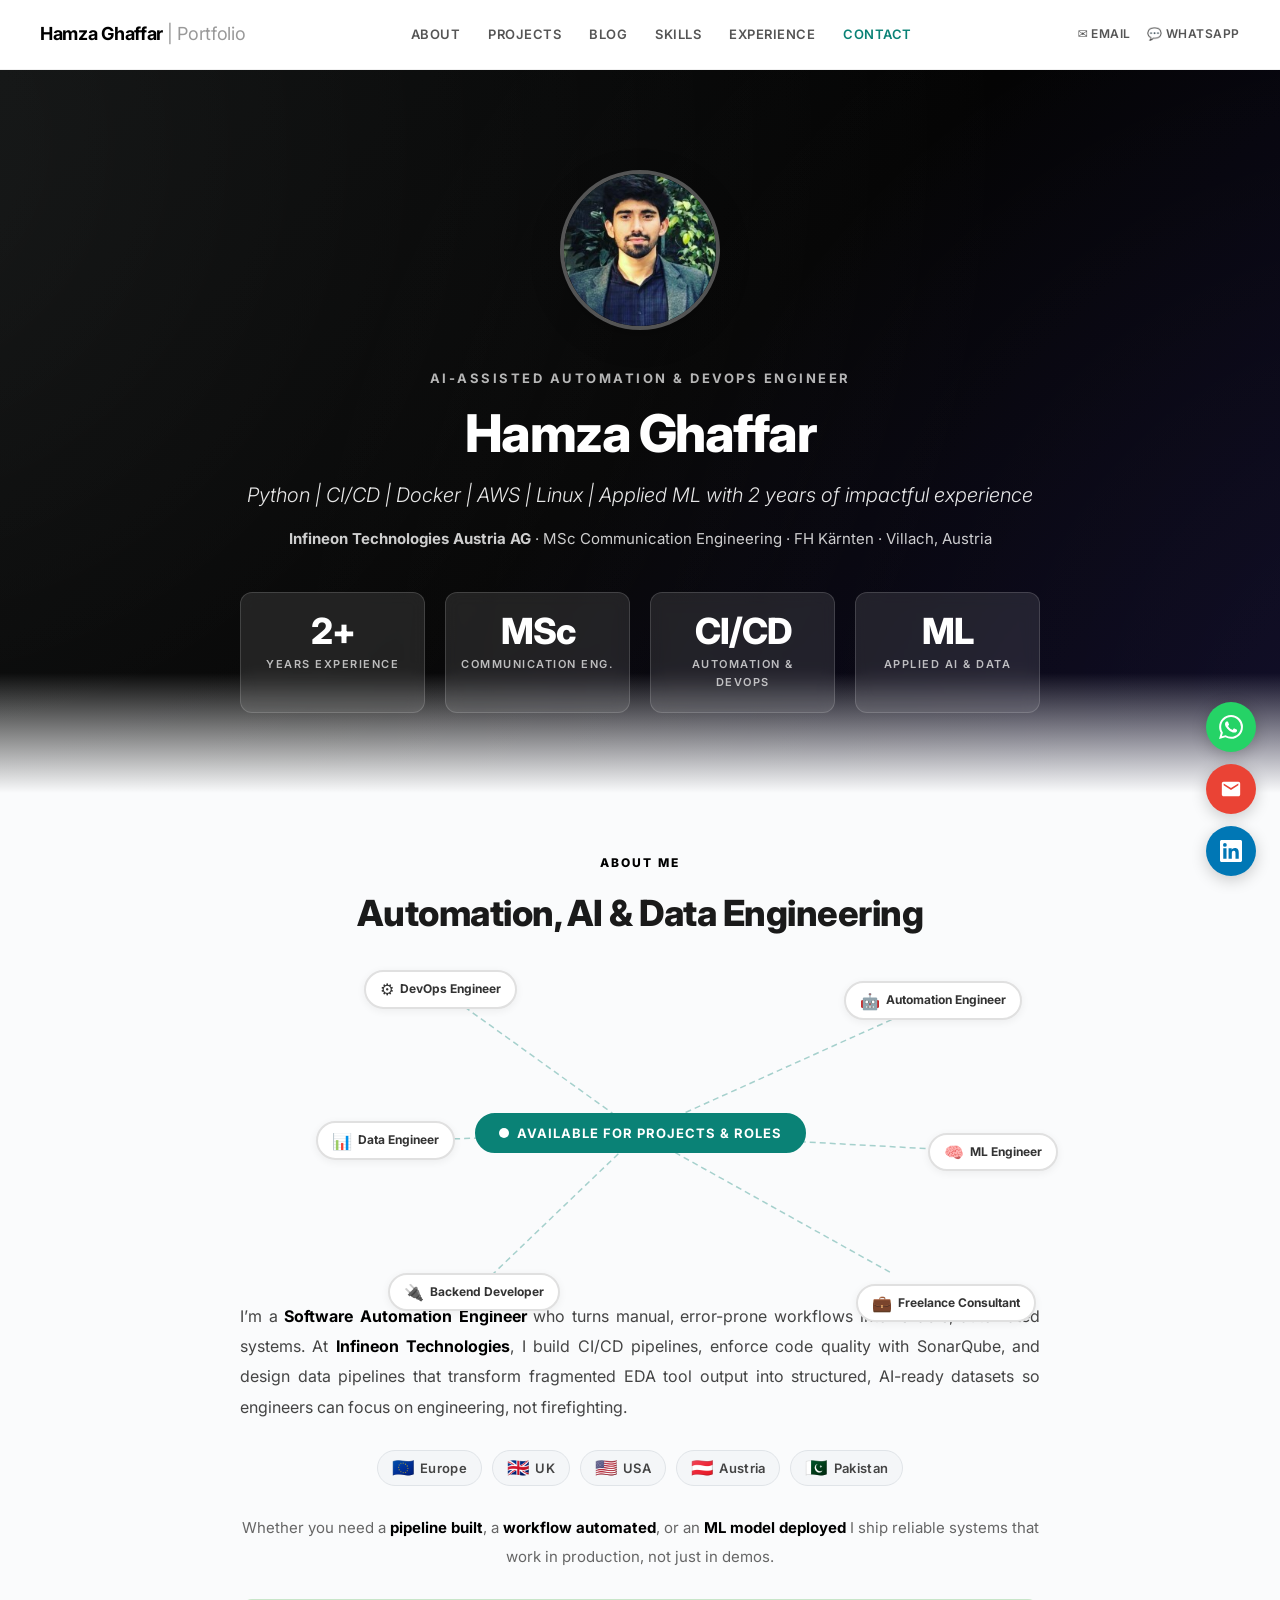
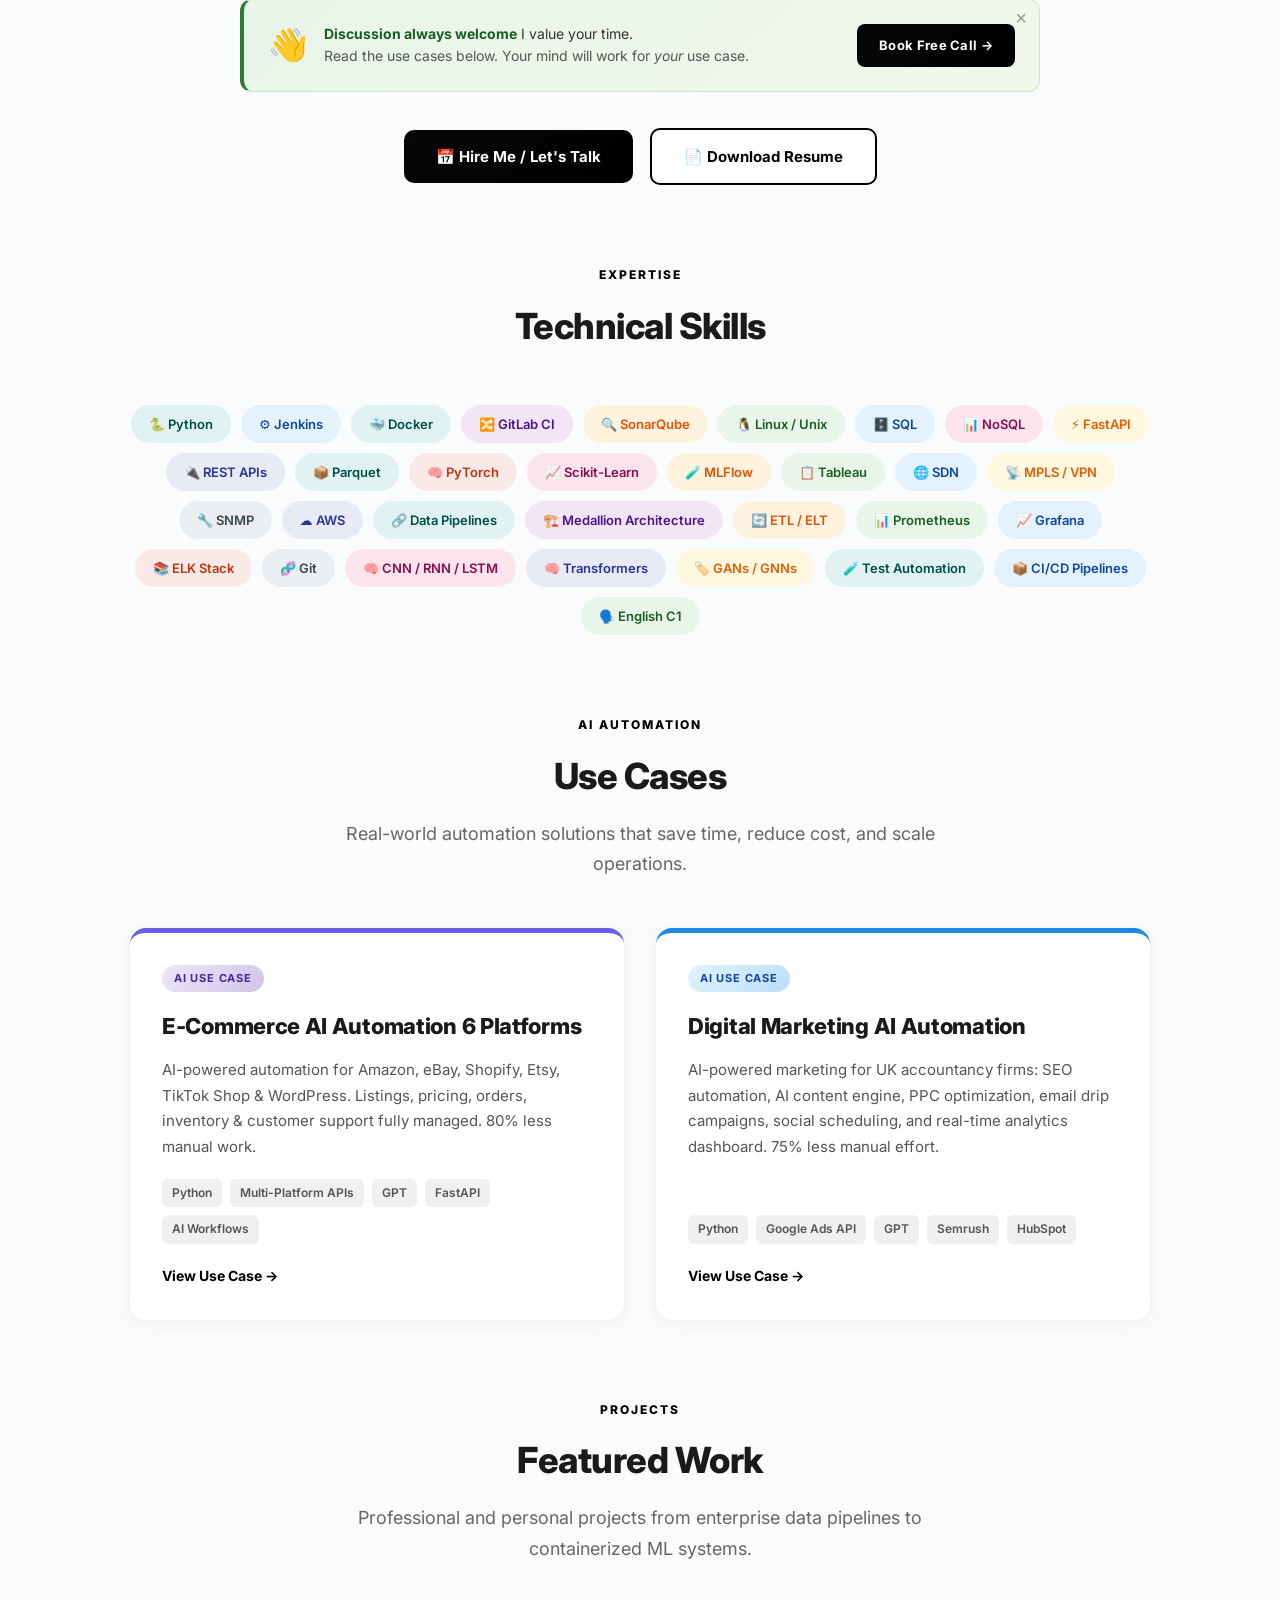
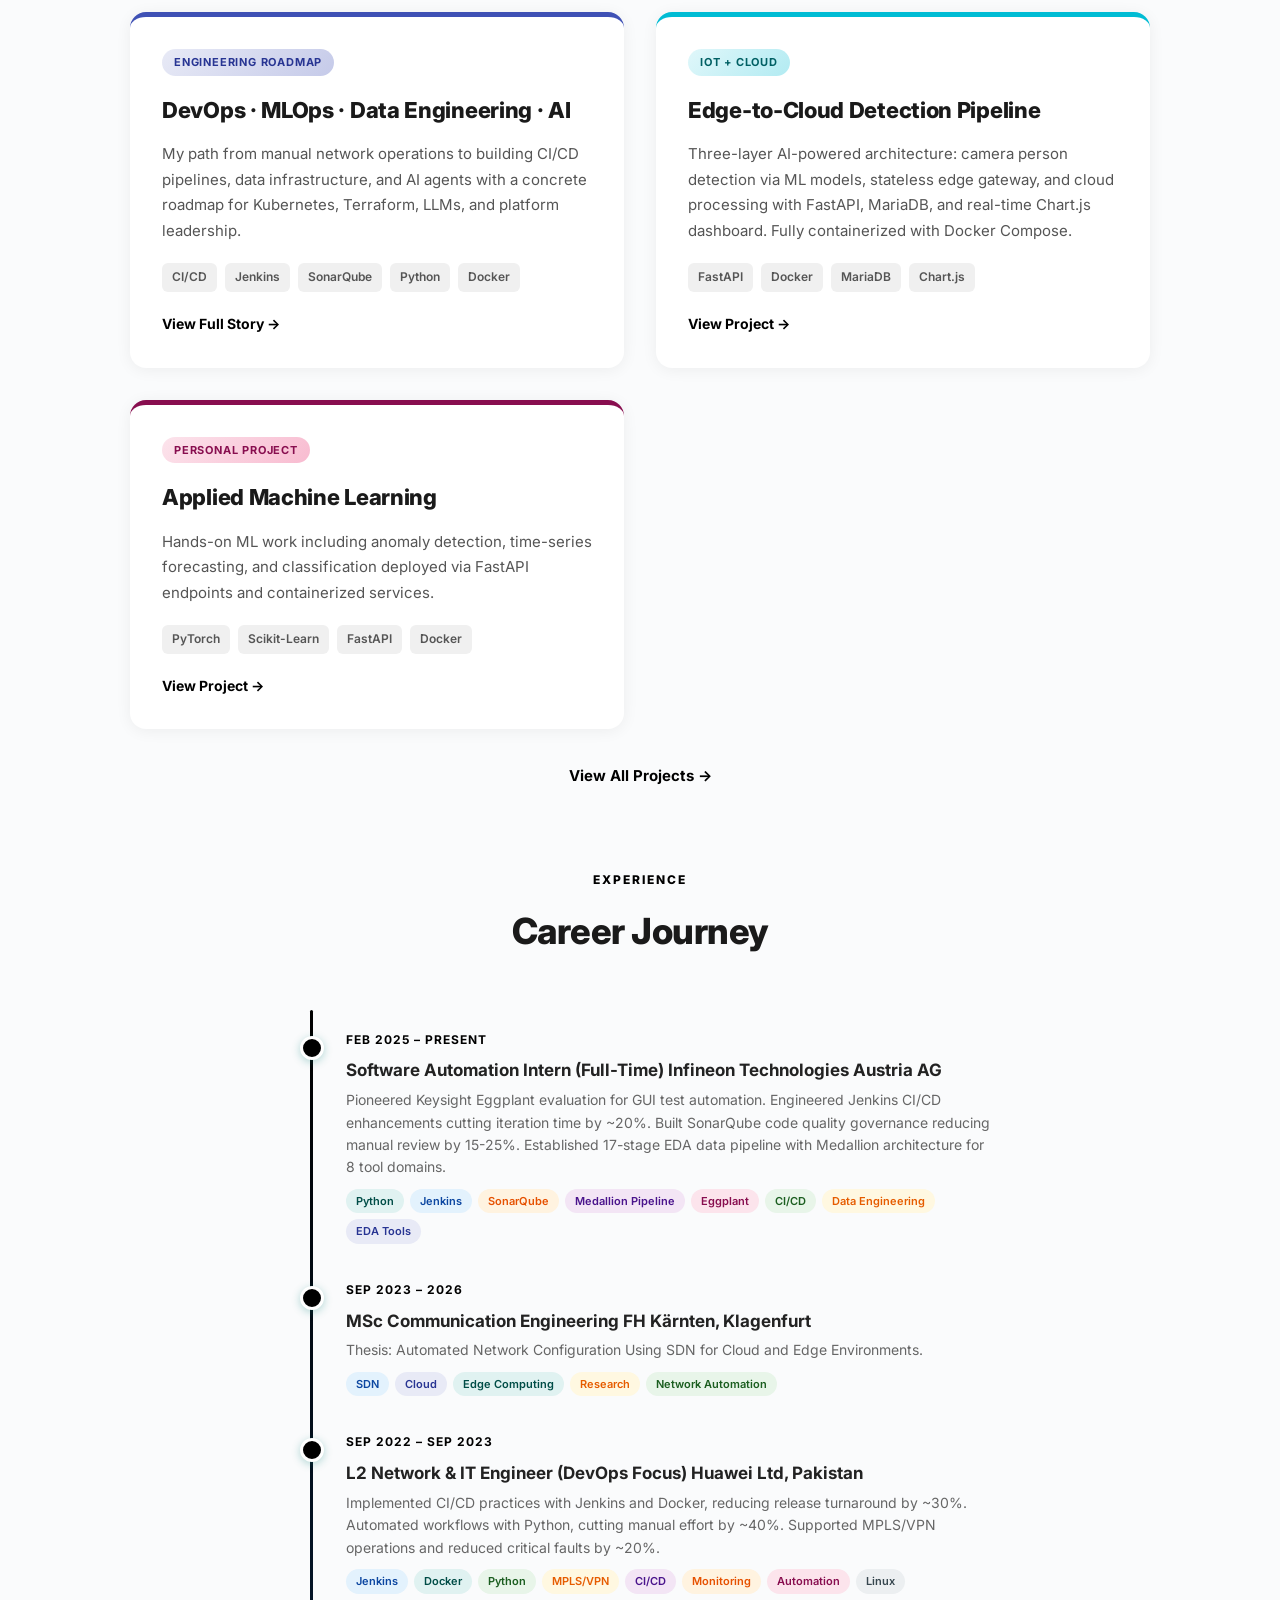
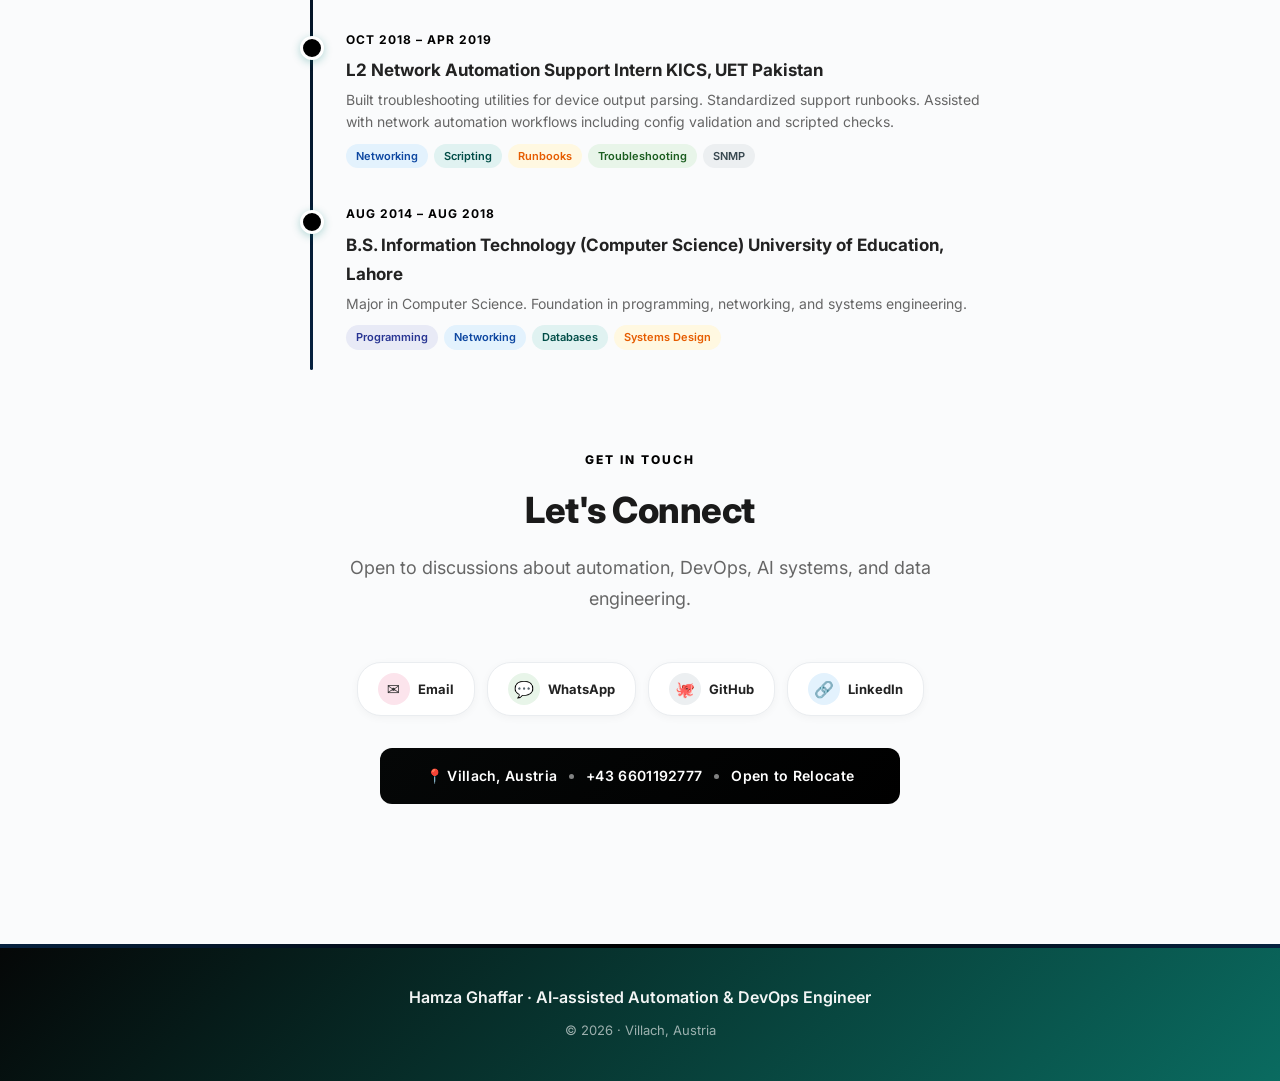
<file: index.html>
<!DOCTYPE html>
<html lang="en">
<head>
    <meta charset="UTF-8">
    <meta name="viewport" content="width=device-width, initial-scale=1.0">
    <title>Hamza Ghaffar   AI-assisted Automation &amp; DevOps Engineer</title>
    <meta name="description" content="Portfolio of Hamza Ghaffar   Software Automation Engineer at Infineon Technologies, MSc Communication Engineering at FH Kärnten. Python, CI/CD, Docker, AWS, Applied ML.">
    <link href="https://fonts.googleapis.com/css2?family=Inter:wght@300;400;600;700;800&display=swap" rel="stylesheet">
    <link rel="stylesheet" href="assets/css/style.css">
</head>
<body>

<!-- ══════════ HEADER ══════════ -->
<header class="sticky-header">
    <a href="index.html" class="header-brand">Hamza Ghaffar <span>| Portfolio</span></a>
    <nav class="nav-links" id="navLinks">
        <a href="#about">About</a>
        <a href="#projects">Projects</a>
        <a href="blog/">Blog</a>
        <a href="#skills">Skills</a>
        <a href="#experience">Experience</a>
        <a href="#contact">Contact</a>
    </nav>
    <div class="header-contact">
        <a href="mailto:hamza.ghaffar@hotmail.com" title="Email">✉ Email</a>
        <a href="https://wa.me/436601192777" target="_blank" rel="noopener noreferrer" title="WhatsApp">💬 WhatsApp</a>
    </div>
    <button class="menu-toggle" onclick="document.getElementById('navLinks').classList.toggle('active')" aria-label="Toggle menu">
        <span></span><span></span><span></span>
    </button>
</header>

<!-- ══════════ HERO ══════════ -->
<section class="hero">
    <div class="hero-content">
        <img src="assets/img/profile.jpg" alt="Hamza Ghaffar" class="profile-image" width="160" height="160">
        <div class="hero-eyebrow">AI-assisted Automation &amp; DevOps Engineer</div>
        <h1>Hamza Ghaffar</h1>
        <div class="hero-tagline">Python | CI/CD | Docker | AWS | Linux | Applied ML   with 2 years of impactful experience</div>
        <div class="hero-meta">
            <strong>Infineon Technologies Austria AG</strong> &middot; MSc Communication Engineering &middot; FH Kärnten &middot; Villach, Austria
        </div>
        <div class="hero-kpi-strip">
            <div class="hero-kpi">
                <div class="hero-kpi-value">2+</div>
                <div class="hero-kpi-label">Years Experience</div>
            </div>
            <div class="hero-kpi">
                <div class="hero-kpi-value">MSc</div>
                <div class="hero-kpi-label">Communication Eng.</div>
            </div>
            <div class="hero-kpi">
                <div class="hero-kpi-value">CI/CD</div>
                <div class="hero-kpi-label">Automation &amp; DevOps</div>
            </div>
            <div class="hero-kpi">
                <div class="hero-kpi-value">ML</div>
                <div class="hero-kpi-label">Applied AI &amp; Data</div>
            </div>
        </div>
    </div>
</section>

<!-- ══════════ ABOUT ══════════ -->
<div class="container">
    <section id="about" class="section">
        <div class="section-header">
            <div class="section-label">About Me</div>
            <h2>Automation, AI &amp; Data Engineering</h2>
        </div>

        <div class="about-body">
            <!-- ═══ Interactive Role Network ═══ -->
            <div class="role-network" id="roleNetwork">
                <svg class="rn-lines" id="rnLines" aria-hidden="true"></svg>
                <button class="rn-hub" id="rnHub" aria-label="Show available roles">
                    <span class="avail-dot"></span> Available for Projects &amp; Roles
                </button>
                <div class="rn-node" data-role="DevOps Engineer" data-icon="⚙️" data-desc="CI/CD pipelines, Docker, Kubernetes, cloud infrastructure"></div>
                <div class="rn-node" data-role="Automation Engineer" data-icon="🤖" data-desc="Test automation, RPA, workflow orchestration, Python scripting"></div>
                <div class="rn-node" data-role="Data Engineer" data-icon="📊" data-desc="ETL/ELT pipelines, Medallion architecture, SQL, Parquet, Spark"></div>
                <div class="rn-node" data-role="ML Engineer" data-icon="🧠" data-desc="Model training, MLOps, PyTorch, computer vision, NLP"></div>
                <div class="rn-node" data-role="Backend Developer" data-icon="🔌" data-desc="FastAPI, REST APIs, microservices, database design"></div>
                <div class="rn-node" data-role="Freelance Consultant" data-icon="💼" data-desc="Architecture review, automation strategy, technical advisory"></div>
                <!-- Popup bubble -->
                <div class="rn-popup" id="rnPopup">
                    <button class="rn-popup-close" id="rnPopupClose" aria-label="Close">&times;</button>
                    <div class="rn-popup-icon" id="rnPopupIcon"></div>
                    <div class="rn-popup-role" id="rnPopupRole"></div>
                    <div class="rn-popup-desc" id="rnPopupDesc"></div>
                    <div class="rn-popup-msg">Happy to discuss how I can help with your use case!</div>
                    <a href="booking.html" class="rn-popup-cta">📅 Let's Talk</a>
                </div>
            </div>

            <p>I’m a <strong>Software Automation Engineer</strong> who turns manual, error-prone workflows into reliable, automated systems. At <strong>Infineon Technologies</strong>, I build CI/CD pipelines, enforce code quality with SonarQube, and design data pipelines that transform fragmented EDA tool output into structured, AI-ready datasets   so engineers can focus on engineering, not firefighting.</p>

            <div class="country-strip">
                <span class="country-tag"><span class="country-flag">🇪🇺</span> Europe</span>
                <span class="country-tag"><span class="country-flag">🇬🇧</span> UK</span>
                <span class="country-tag"><span class="country-flag">🇺🇸</span> USA</span>
                <span class="country-tag"><span class="country-flag">🇦🇹</span> Austria</span>
                <span class="country-tag"><span class="country-flag">🇵🇰</span> Pakistan</span>
            </div>

            <p style="text-align: center; color: #666; font-size: 15px;">Whether you need a <strong>pipeline built</strong>, a <strong>workflow automated</strong>, or an <strong>ML model deployed</strong>   I ship reliable systems that work in production, not just in demos.</p>

            <!-- Automation-feel CTA banner -->
            <div class="auto-cta-banner" id="autoCta">
                <div class="auto-cta-icon">👋</div>
                <div class="auto-cta-text">
                    <strong>Discussion always welcome</strong>   I value your time.<br>
                    <span>Read the use cases below. Your mind will work for <em>your</em> use case.</span>
                </div>
                <a href="booking.html" class="auto-cta-btn">Book Free Call →</a>
                <button class="auto-cta-close" onclick="this.parentElement.style.display='none'" aria-label="Close">&times;</button>
            </div>

            <div class="about-cta">
                <a href="booking.html" class="cta-primary">📅 Hire Me / Let's Talk</a>
                <a href="assets/docs/Hamza_Ghaffar_SW_AI_Automation.pdf" target="_blank" rel="noopener noreferrer" class="cta-secondary">📄 Download Resume</a>
            </div>
        </div>
    </section>

    <!-- ══════════ SKILLS ══════════ -->
    <section id="skills" class="section">
        <div class="section-header">
            <div class="section-label">Expertise</div>
            <h2>Technical Skills</h2>
        </div>

        <div class="skills-pills">
            <span class="skill-pill sp-teal">🐍 Python</span>
            <span class="skill-pill sp-blue">⚙️ Jenkins</span>
            <span class="skill-pill sp-teal">🐳 Docker</span>
            <span class="skill-pill sp-purple">🔀 GitLab CI</span>
            <span class="skill-pill sp-orange">🔍 SonarQube</span>
            <span class="skill-pill sp-green">🐧 Linux / Unix</span>
            <span class="skill-pill sp-blue">🗄️ SQL</span>
            <span class="skill-pill sp-pink">📊 NoSQL</span>
            <span class="skill-pill sp-amber">⚡ FastAPI</span>
            <span class="skill-pill sp-indigo">🔌 REST APIs</span>
            <span class="skill-pill sp-teal">📦 Parquet</span>
            <span class="skill-pill sp-red">🧠 PyTorch</span>
            <span class="skill-pill sp-pink">📈 Scikit-Learn</span>
            <span class="skill-pill sp-orange">🧪 MLFlow</span>
            <span class="skill-pill sp-green">📋 Tableau</span>
            <span class="skill-pill sp-blue">🌐 SDN</span>
            <span class="skill-pill sp-amber">📡 MPLS / VPN</span>
            <span class="skill-pill sp-grey">🔧 SNMP</span>
            <span class="skill-pill sp-indigo">☁️ AWS</span>
            <span class="skill-pill sp-teal">🔗 Data Pipelines</span>
            <span class="skill-pill sp-purple">🏗️ Medallion Architecture</span>
            <span class="skill-pill sp-orange">🔄 ETL / ELT</span>
            <span class="skill-pill sp-green">📊 Prometheus</span>
            <span class="skill-pill sp-blue">📈 Grafana</span>
            <span class="skill-pill sp-red">📚 ELK Stack</span>
            <span class="skill-pill sp-grey">🧬 Git</span>
            <span class="skill-pill sp-pink">🧠 CNN / RNN / LSTM</span>
            <span class="skill-pill sp-indigo">🧠 Transformers</span>
            <span class="skill-pill sp-amber">🏷️ GANs / GNNs</span>
            <span class="skill-pill sp-teal">🧪 Test Automation</span>
            <span class="skill-pill sp-blue">📦 CI/CD Pipelines</span>
            <span class="skill-pill sp-green">🗣️ English C1</span>
        </div>
    </section>

    <!-- ══════════ USE CASES ══════════ -->
    <section id="usecases" class="section">
        <div class="section-header">
            <div class="section-label">AI Automation</div>
            <h2>Use Cases</h2>
            <p>Real-world automation solutions that save time, reduce cost, and scale operations.</p>
        </div>

        <div class="projects-grid">
            <a href="usecases/ecommerce-automation.html" target="_blank" rel="noopener noreferrer" class="project-card" style="border-top-color: #6c5ce7;">
                <div class="project-card-body">
                    <span class="project-status" style="background: linear-gradient(135deg, #ede7f6, #d1c4e9); color: #4527a0;">AI Use Case</span>
                    <h3>E-Commerce AI Automation 6 Platforms</h3>
                    <p>AI-powered automation for Amazon, eBay, Shopify, Etsy, TikTok Shop &amp; WordPress. Listings, pricing, orders, inventory &amp; customer support fully managed. 80% less manual work.</p>
                    <div class="project-tags">
                        <span class="project-tag">Python</span>
                        <span class="project-tag">Multi-Platform APIs</span>
                        <span class="project-tag">GPT</span>
                        <span class="project-tag">FastAPI</span>
                        <span class="project-tag">AI Workflows</span>
                    </div>
                    <span class="project-link">View Use Case &rarr;</span>
                </div>
            </a>
            <a href="usecases/digital-marketing-automation.html" target="_blank" rel="noopener noreferrer" class="project-card" style="border-top-color: #1e88e5;">
                <div class="project-card-body">
                    <span class="project-status" style="background: linear-gradient(135deg, #e3f2fd, #bbdefb); color: #0d47a1;">AI Use Case</span>
                    <h3>Digital Marketing AI Automation</h3>
                    <p>AI-powered marketing for UK accountancy firms: SEO automation, AI content engine, PPC optimization, email drip campaigns, social scheduling, and real-time analytics dashboard. 75% less manual effort.</p>
                    <div class="project-tags">
                        <span class="project-tag">Python</span>
                        <span class="project-tag">Google Ads API</span>
                        <span class="project-tag">GPT</span>
                        <span class="project-tag">Semrush</span>
                        <span class="project-tag">HubSpot</span>
                    </div>
                    <span class="project-link">View Use Case &rarr;</span>
                </div>
            </a>
        </div>
    </section>

    <!-- ══════════ PROJECTS ══════════ -->
    <section id="projects" class="section">
        <div class="section-header">
            <div class="section-label">Projects</div>
            <h2>Featured Work</h2>
            <p>Professional and personal projects   from enterprise data pipelines to containerized ML systems.</p>
        </div>

        <div class="projects-grid">
            <!-- Engineering Roadmap -->
            <a href="vision.html" target="_blank" rel="noopener noreferrer" class="project-card" style="border-top-color: #3f51b5;">
                <div class="project-card-body">
                    <span class="project-status status-vision">Engineering Roadmap</span>
                    <h3>DevOps · MLOps · Data Engineering · AI</h3>
                    <p>My path from manual network operations to building CI/CD pipelines, data infrastructure, and AI agents   with a concrete roadmap for Kubernetes, Terraform, LLMs, and platform leadership.</p>
                    <div class="project-tags">
                        <span class="project-tag">CI/CD</span>
                        <span class="project-tag">Jenkins</span>
                        <span class="project-tag">SonarQube</span>
                        <span class="project-tag">Python</span>
                        <span class="project-tag">Docker</span>
                    </div>
                    <span class="project-link">View Full Story &rarr;</span>
                </div>
            </a>

            <!-- Edge-to-Cloud Pipeline -->
            <a href="projects/edge-to-cloud-pipeline.html" target="_blank" rel="noopener noreferrer" class="project-card" style="border-top-color: #00bcd4;">
                <div class="project-card-body">
                    <span class="project-status" style="background: linear-gradient(135deg, #e0f7fa, #b2ebf2); color: #006064;">IoT + Cloud</span>
                    <h3>Edge-to-Cloud Detection Pipeline</h3>
                    <p>Three-layer AI-powered architecture: camera person detection via ML models, stateless edge gateway, and cloud processing with FastAPI, MariaDB, and real-time Chart.js dashboard. Fully containerized with Docker Compose.</p>
                    <div class="project-tags">
                        <span class="project-tag">FastAPI</span>
                        <span class="project-tag">Docker</span>
                        <span class="project-tag">MariaDB</span>
                        <span class="project-tag">Chart.js</span>
                    </div>
                    <span class="project-link">View Project &rarr;</span>
                </div>
            </a>

            <!-- Applied ML -->
            <a href="projects/applied-ml.html" target="_blank" rel="noopener noreferrer" class="project-card" style="border-top-color: #880e4f;">
                <div class="project-card-body">
                    <span class="project-status" style="background: linear-gradient(135deg, #fce4ec, #f8bbd0); color: #880e4f;">Personal Project</span>
                    <h3>Applied Machine Learning</h3>
                    <p>Hands-on ML work including anomaly detection, time-series forecasting, and classification   deployed via FastAPI endpoints and containerized services.</p>
                    <div class="project-tags">
                        <span class="project-tag">PyTorch</span>
                        <span class="project-tag">Scikit-Learn</span>
                        <span class="project-tag">FastAPI</span>
                        <span class="project-tag">Docker</span>
                    </div>
                    <span class="project-link">View Project &rarr;</span>
                </div>
            </a>
        </div>

        <div style="text-align: center; margin-top: 32px;">
            <a href="projects/" target="_blank" rel="noopener noreferrer" style="color: var(--teal-100); font-weight: 700; font-size: 15px; text-decoration: none;">View All Projects &rarr;</a>
        </div>
    </section>

    <!-- ══════════ EXPERIENCE ══════════ -->
    <section id="experience" class="section">
        <div class="section-header">
            <div class="section-label">Experience</div>
            <h2>Career Journey</h2>
        </div>

        <div class="timeline">
            <div class="timeline-item">
                <div class="timeline-dot current"></div>
                <div class="timeline-date">Feb 2025 &ndash; Present</div>
                <h4>Software Automation Intern (Full-Time)   Infineon Technologies Austria AG</h4>
                <p>Pioneered Keysight Eggplant evaluation for GUI test automation. Engineered Jenkins CI/CD enhancements cutting iteration time by ~20%. Built SonarQube code quality governance reducing manual review by 15-25%. Established 17-stage EDA data pipeline with Medallion architecture for 8 tool domains.</p>
                <div class="tl-skills">
                    <span class="tl-skill sp-teal">Python</span>
                    <span class="tl-skill sp-blue">Jenkins</span>
                    <span class="tl-skill sp-orange">SonarQube</span>
                    <span class="tl-skill sp-purple">Medallion Pipeline</span>
                    <span class="tl-skill sp-pink">Eggplant</span>
                    <span class="tl-skill sp-green">CI/CD</span>
                    <span class="tl-skill sp-amber">Data Engineering</span>
                    <span class="tl-skill sp-indigo">EDA Tools</span>
                </div>
            </div>
            <div class="timeline-item">
                <div class="timeline-dot"></div>
                <div class="timeline-date">Sep 2023 &ndash; 2026</div>
                <h4>MSc Communication Engineering   FH Kärnten, Klagenfurt</h4>
                <p>Thesis: Automated Network Configuration Using SDN for Cloud and Edge Environments.</p>
                <div class="tl-skills">
                    <span class="tl-skill sp-blue">SDN</span>
                    <span class="tl-skill sp-indigo">Cloud</span>
                    <span class="tl-skill sp-teal">Edge Computing</span>
                    <span class="tl-skill sp-amber">Research</span>
                    <span class="tl-skill sp-green">Network Automation</span>
                </div>
            </div>
            <div class="timeline-item">
                <div class="timeline-dot"></div>
                <div class="timeline-date">Sep 2022 &ndash; Sep 2023</div>
                <h4>L2 Network &amp; IT Engineer (DevOps Focus)   Huawei Ltd, Pakistan</h4>
                <p>Implemented CI/CD practices with Jenkins and Docker, reducing release turnaround by ~30%. Automated workflows with Python, cutting manual effort by ~40%. Supported MPLS/VPN operations and reduced critical faults by ~20%.</p>
                <div class="tl-skills">
                    <span class="tl-skill sp-blue">Jenkins</span>
                    <span class="tl-skill sp-teal">Docker</span>
                    <span class="tl-skill sp-green">Python</span>
                    <span class="tl-skill sp-amber">MPLS/VPN</span>
                    <span class="tl-skill sp-purple">CI/CD</span>
                    <span class="tl-skill sp-orange">Monitoring</span>
                    <span class="tl-skill sp-pink">Automation</span>
                    <span class="tl-skill sp-grey">Linux</span>
                </div>
            </div>
            <div class="timeline-item">
                <div class="timeline-dot"></div>
                <div class="timeline-date">Oct 2018 &ndash; Apr 2019</div>
                <h4>L2 Network Automation Support Intern   KICS, UET Pakistan</h4>
                <p>Built troubleshooting utilities for device output parsing. Standardized support runbooks. Assisted with network automation workflows including config validation and scripted checks.</p>
                <div class="tl-skills">
                    <span class="tl-skill sp-blue">Networking</span>
                    <span class="tl-skill sp-teal">Scripting</span>
                    <span class="tl-skill sp-amber">Runbooks</span>
                    <span class="tl-skill sp-green">Troubleshooting</span>
                    <span class="tl-skill sp-grey">SNMP</span>
                </div>
            </div>
            <div class="timeline-item">
                <div class="timeline-dot"></div>
                <div class="timeline-date">Aug 2014 &ndash; Aug 2018</div>
                <h4>B.S. Information Technology (Computer Science)   University of Education, Lahore</h4>
                <p>Major in Computer Science. Foundation in programming, networking, and systems engineering.</p>
                <div class="tl-skills">
                    <span class="tl-skill sp-indigo">Programming</span>
                    <span class="tl-skill sp-blue">Networking</span>
                    <span class="tl-skill sp-teal">Databases</span>
                    <span class="tl-skill sp-amber">Systems Design</span>
                </div>
            </div>
        </div>
    </section>

    <!-- ══════════ CONTACT ══════════ -->
    <section id="contact" class="section">
        <div class="section-header">
            <div class="section-label">Get in Touch</div>
            <h2>Let's Connect</h2>
            <p>Open to discussions about automation, DevOps, AI systems, and data engineering.</p>
        </div>

        <div class="contact-grid">
            <div class="contact-card" onclick="openPopup('email')" role="button" tabindex="0">
                <div class="contact-icon ci-email">✉️</div>
                <div class="contact-card-label">Email</div>
                <div class="contact-card-sub">Tap to reach out</div>
            </div>
            <div class="contact-card" onclick="openPopup('whatsapp')" role="button" tabindex="0">
                <div class="contact-icon ci-whatsapp">💬</div>
                <div class="contact-card-label">WhatsApp</div>
                <div class="contact-card-sub">Tap to message</div>
            </div>
            <a href="https://github.com/hamza-ghaffar" target="_blank" rel="noopener noreferrer" class="contact-card">
                <div class="contact-icon ci-github">🐙</div>
                <div class="contact-card-label">GitHub</div>
                <div class="contact-card-sub">hamza-ghaffar</div>
            </a>
            <div class="contact-card" onclick="openPopup('linkedin')" role="button" tabindex="0">
                <div class="contact-icon ci-linkedin">🔗</div>
                <div class="contact-card-label">LinkedIn</div>
                <div class="contact-card-sub">Tap to connect</div>
            </div>
        </div>

        <!-- Contact Popup -->
        <div class="popup-overlay" id="popupOverlay" onclick="closePopup(event)">
            <div class="popup-card">
                <button class="popup-close" onclick="closePopup(event, true)" aria-label="Close">&times;</button>
                <div class="popup-icon" id="popupIcon"></div>
                <div class="popup-title" id="popupTitle"></div>
                <div class="popup-detail" id="popupDetail"></div>
                <div class="popup-actions" id="popupActions"></div>
            </div>
        </div>

        <div class="contact-location">
            <span>📍 Villach, Austria</span>
            <span class="loc-dot"></span>
            <span>+43 6601192777</span>
            <span class="loc-dot"></span>
            <span>Open to Relocate</span>
        </div>
    </section>
</div>

<!-- ══════════ FOOTER ══════════ -->
<footer class="footer">
    <div class="footer-tagline">Hamza Ghaffar &middot; AI-assisted Automation &amp; DevOps Engineer</div>
    <div class="footer-meta">&copy; 2026 &middot; Villach, Austria</div>
</footer>

<!-- ══════════ FLOATING CONTACT BUTTONS ══════════ -->
<div class="fab-container" id="fabContainer">
    <a href="https://wa.me/436601192777" target="_blank" rel="noopener noreferrer" class="fab fab-wa" title="WhatsApp">
        <svg width="24" height="24" viewBox="0 0 24 24" fill="#fff"><path d="M17.472 14.382c-.297-.149-1.758-.867-2.03-.967-.273-.099-.471-.148-.67.15-.197.297-.767.966-.94 1.164-.173.199-.347.223-.644.075-.297-.15-1.255-.463-2.39-1.475-.883-.788-1.48-1.761-1.653-2.059-.173-.297-.018-.458.13-.606.134-.133.298-.347.446-.52.149-.174.198-.298.298-.497.099-.198.05-.371-.025-.52-.075-.149-.669-1.612-.916-2.207-.242-.579-.487-.5-.669-.51-.173-.008-.371-.01-.57-.01-.198 0-.52.074-.792.372-.272.297-1.04 1.016-1.04 2.479 0 1.462 1.065 2.875 1.213 3.074.149.198 2.096 3.2 5.077 4.487.709.306 1.262.489 1.694.625.712.227 1.36.195 1.871.118.571-.085 1.758-.719 2.006-1.413.248-.694.248-1.289.173-1.413-.074-.124-.272-.198-.57-.347m-5.421 7.403h-.004a9.87 9.87 0 01-5.031-1.378l-.361-.214-3.741.982.998-3.648-.235-.374a9.86 9.86 0 01-1.51-5.26c.001-5.45 4.436-9.884 9.888-9.884 2.64 0 5.122 1.03 6.988 2.898a9.825 9.825 0 012.893 6.994c-.003 5.45-4.437 9.884-9.885 9.884m8.413-18.297A11.815 11.815 0 0012.05 0C5.495 0 .16 5.335.157 11.892c0 2.096.547 4.142 1.588 5.945L.057 24l6.305-1.654a11.882 11.882 0 005.683 1.448h.005c6.554 0 11.89-5.335 11.893-11.893a11.821 11.821 0 00-3.48-8.413z"/></svg>
    </a>
    <a href="mailto:hamza.ghaffar@hotmail.com" class="fab fab-email" title="Email">
        <svg width="22" height="22" viewBox="0 0 24 24" fill="#fff"><path d="M20 4H4c-1.1 0-1.99.9-1.99 2L2 18c0 1.1.9 2 2 2h16c1.1 0 2-.9 2-2V6c0-1.1-.9-2-2-2zm0 4l-8 5-8-5V6l8 5 8-5v2z"/></svg>
    </a>
    <a href="https://www.linkedin.com/in/hamzaghaffar/" target="_blank" rel="noopener noreferrer" class="fab fab-li" title="LinkedIn">
        <svg width="22" height="22" viewBox="0 0 24 24" fill="#fff"><path d="M20.447 20.452h-3.554v-5.569c0-1.328-.027-3.037-1.852-3.037-1.853 0-2.136 1.445-2.136 2.939v5.667H9.351V9h3.414v1.561h.046c.477-.9 1.637-1.85 3.37-1.85 3.601 0 4.267 2.37 4.267 5.455v6.286zM5.337 7.433a2.062 2.062 0 01-2.063-2.065 2.064 2.064 0 112.063 2.065zm1.782 13.019H3.555V9h3.564v11.452zM22.225 0H1.771C.792 0 0 .774 0 1.729v20.542C0 23.227.792 24 1.771 24h20.451C23.2 24 24 23.227 24 22.271V1.729C24 .774 23.2 0 22.222 0h.003z"/></svg>
    </a>
</div>

<!-- ══════════ SCROLL ANIMATIONS ══════════ -->
<script src="assets/js/main.js"></script>

<!-- ══════════ ROLE NETWORK ══════════ -->
<style>
.role-network {
    position: relative; width: 100%; max-width: 600px;
    margin: 0 auto 28px; min-height: 280px;
    display: flex; align-items: center; justify-content: center;
}
.rn-lines {
    position: absolute; inset: 0; width: 100%; height: 100%;
    pointer-events: none; z-index: 0;
}
.rn-line {
    stroke: #0a8276; stroke-width: 1.5; stroke-dasharray: 6 4;
    opacity: 0; transition: opacity 0.5s ease;
}
.rn-line.visible {
    opacity: 0.35; animation: rnDash 1.2s linear infinite;
}
@keyframes rnDash { to { stroke-dashoffset: -10; } }

/* Hub button */
.rn-hub {
    position: relative; z-index: 2;
    display: inline-flex; align-items: center; gap: 8px;
    background: #e8f5e9; color: #1b5e20;
    font-size: 13px; font-weight: 700;
    padding: 10px 22px; border-radius: 24px;
    border: 2px solid #a5d6a7; cursor: pointer;
    text-transform: uppercase; letter-spacing: 1px;
    transition: transform 0.3s ease, box-shadow 0.3s ease, background 0.3s ease;
    font-family: inherit; white-space: nowrap;
}
.rn-hub:hover {
    transform: scale(1.05);
    box-shadow: 0 4px 20px rgba(10,130,118,0.25);
}
.rn-hub.active {
    background: #0a8276; color: #fff; border-color: #0a8276;
}
.rn-hub.active .avail-dot { background: #fff; }

/* Floating role nodes */
.rn-node {
    position: absolute; z-index: 2;
    display: flex; align-items: center; gap: 6px;
    background: #fff; border: 2px solid #e0e0e0;
    padding: 7px 14px; border-radius: 20px;
    font-size: 12px; font-weight: 700; color: #333;
    cursor: pointer; user-select: none;
    opacity: 0; transform: scale(0.3);
    transition: opacity 0.45s cubic-bezier(0.16,1,0.3,1),
                transform 0.45s cubic-bezier(0.16,1,0.3,1),
                box-shadow 0.3s ease, border-color 0.3s ease;
    box-shadow: 0 2px 8px rgba(0,0,0,0.06);
    white-space: nowrap;
}
.rn-node.visible {
    opacity: 1; transform: scale(1);
}
.rn-node:hover {
    border-color: #0a8276; box-shadow: 0 4px 18px rgba(10,130,118,0.18);
    transform: scale(1.08) !important;
}
.rn-node-icon { font-size: 16px; line-height: 1; flex-shrink: 0; }

/* Popup bubble */
.rn-popup {
    position: absolute; z-index: 10;
    background: #fff; border-radius: 16px;
    padding: 22px 24px 20px; width: 260px;
    box-shadow: 0 12px 40px rgba(0,0,0,0.15);
    border: 2px solid rgba(10,130,118,0.2);
    opacity: 0; transform: scale(0.6) translateY(10px);
    pointer-events: none;
    transition: opacity 0.35s cubic-bezier(0.16,1,0.3,1),
                transform 0.35s cubic-bezier(0.16,1,0.3,1);
    text-align: center;
}
.rn-popup.show {
    opacity: 1; transform: scale(1) translateY(0);
    pointer-events: auto;
}
.rn-popup-close {
    position: absolute; top: 8px; right: 12px;
    background: none; border: none; font-size: 20px;
    color: #999; cursor: pointer; line-height: 1;
    font-family: inherit;
}
.rn-popup-close:hover { color: #333; }
.rn-popup-icon { font-size: 32px; margin-bottom: 6px; }
.rn-popup-role {
    font-size: 15px; font-weight: 800; color: #1a1a1a; margin-bottom: 4px;
}
.rn-popup-desc {
    font-size: 12px; color: #666; line-height: 1.5; margin-bottom: 10px;
}
.rn-popup-msg {
    font-size: 13px; font-weight: 600; color: #0a8276;
    background: #e8f5e9; padding: 8px 12px; border-radius: 10px;
    margin-bottom: 12px; line-height: 1.4;
}
.rn-popup-cta {
    display: inline-block; background: #0a8276; color: #fff;
    padding: 8px 20px; border-radius: 10px; font-size: 13px;
    font-weight: 700; text-decoration: none;
    transition: transform 0.2s ease, box-shadow 0.2s ease;
}
.rn-popup-cta:hover {
    transform: translateY(-2px);
    box-shadow: 0 4px 14px rgba(10,130,118,0.35);
}

/* Gentle idle float */
@keyframes rnFloat0 { 0%,100% { transform: translate(0,0) scale(1); } 50% { transform: translate(2px,-4px) scale(1); } }
@keyframes rnFloat1 { 0%,100% { transform: translate(0,0) scale(1); } 50% { transform: translate(-3px,3px) scale(1); } }
@keyframes rnFloat2 { 0%,100% { transform: translate(0,0) scale(1); } 50% { transform: translate(3px,4px) scale(1); } }
@keyframes rnFloat3 { 0%,100% { transform: translate(0,0) scale(1); } 50% { transform: translate(-2px,-3px) scale(1); } }
@keyframes rnFloat4 { 0%,100% { transform: translate(0,0) scale(1); } 50% { transform: translate(4px,2px) scale(1); } }
@keyframes rnFloat5 { 0%,100% { transform: translate(0,0) scale(1); } 50% { transform: translate(-3px,-4px) scale(1); } }

.rn-node.visible.float0 { animation: rnFloat0 4.0s ease-in-out infinite; }
.rn-node.visible.float1 { animation: rnFloat1 4.5s ease-in-out infinite; }
.rn-node.visible.float2 { animation: rnFloat2 3.8s ease-in-out infinite; }
.rn-node.visible.float3 { animation: rnFloat3 5.0s ease-in-out infinite; }
.rn-node.visible.float4 { animation: rnFloat4 4.2s ease-in-out infinite; }
.rn-node.visible.float5 { animation: rnFloat5 3.6s ease-in-out infinite; }

/* Responsive */
@media (max-width: 768px) {
    .role-network { min-height: 220px; max-width: 380px; }
    .rn-hub { font-size: 11px; padding: 8px 16px; }
    .rn-node { font-size: 10px; padding: 5px 10px; }
    .rn-node-icon { font-size: 13px; }
    .rn-popup { width: 220px; padding: 18px 16px 16px; }
    .rn-popup-role { font-size: 14px; }
}
@media (max-width: 420px) {
    .role-network { min-height: 200px; max-width: 320px; }
    .rn-hub { font-size: 10px; padding: 7px 12px; letter-spacing: 0.5px; }
    .rn-node { font-size: 9px; padding: 4px 8px; border-radius: 14px; }
    .rn-popup { width: 200px; padding: 14px 12px 12px; }
}
</style>

<script>
(function() {
    var net = document.getElementById('roleNetwork');
    if (!net) return;
    var hub = document.getElementById('rnHub');
    var svg = document.getElementById('rnLines');
    var popup = document.getElementById('rnPopup');
    var nodes = Array.prototype.slice.call(net.querySelectorAll('.rn-node'));
    var expanded = false;

    // Build node inner HTML
    nodes.forEach(function(n) {
        n.innerHTML = '<span class="rn-node-icon">' + n.dataset.icon + '</span> ' + n.dataset.role;
    });

    // Desktop positions (relative %, left/top from center offset)
    var desktopPos = [
        { left: -48, top: -62 },  // top-left
        { left: 38,  top: -58 },  // top-right
        { left: -58, top: -6 },   // mid-left
        { left: 52,  top: -2 },   // mid-right
        { left: -44, top: 52 },   // bottom-left
        { left: 40,  top: 56 }    // bottom-right
    ];

    function getPositions() {
        var w = net.offsetWidth;
        if (w <= 420) {
            // Smaller offsets for small screens
            return [
                { left: -42, top: -56 },
                { left: 28,  top: -52 },
                { left: -50, top: -4 },
                { left: 42,  top: 0 },
                { left: -38, top: 48 },
                { left: 32,  top: 52 }
            ];
        }
        if (w <= 768) {
            return [
                { left: -46, top: -58 },
                { left: 34,  top: -54 },
                { left: -54, top: -4 },
                { left: 48,  top: 0 },
                { left: -42, top: 50 },
                { left: 36,  top: 54 }
            ];
        }
        return desktopPos;
    }

    function positionNodes() {
        if (!expanded) return;
        var pos = getPositions();
        var cx = net.offsetWidth / 2;
        var cy = net.offsetHeight / 2;
        nodes.forEach(function(n, i) {
            var p = pos[i] || pos[0];
            var pxL = cx + (p.left / 100) * net.offsetWidth;
            var pxT = cy + (p.top / 100) * net.offsetHeight;
            n.style.left = pxL + 'px';
            n.style.top = pxT + 'px';
        });
        drawLines();
    }

    function drawLines() {
        if (!expanded) { svg.innerHTML = ''; return; }
        var hubR = hub.getBoundingClientRect();
        var netR = net.getBoundingClientRect();
        var hx = hubR.left + hubR.width / 2 - netR.left;
        var hy = hubR.top + hubR.height / 2 - netR.top;
        var html = '';
        nodes.forEach(function(n, i) {
            var nr = n.getBoundingClientRect();
            var nx = nr.left + nr.width / 2 - netR.left;
            var ny = nr.top + nr.height / 2 - netR.top;
            html += '<line class="rn-line visible" x1="' + hx + '" y1="' + hy + '" x2="' + nx + '" y2="' + ny + '" style="animation-delay:' + (i * 0.15) + 's"/>';
        });
        svg.innerHTML = html;
    }

    function expand() {
        expanded = true;
        hub.classList.add('active');
        var pos = getPositions();
        var cx = net.offsetWidth / 2;
        var cy = net.offsetHeight / 2;
        nodes.forEach(function(n, i) {
            var p = pos[i] || pos[0];
            var pxL = cx + (p.left / 100) * net.offsetWidth;
            var pxT = cy + (p.top / 100) * net.offsetHeight;
            n.style.left = pxL + 'px';
            n.style.top = pxT + 'px';
            setTimeout(function() {
                n.classList.add('visible', 'float' + i);
            }, 80 + i * 70);
        });
        setTimeout(drawLines, 120);
        // Redraw lines after transitions settle
        setTimeout(drawLines, 600);
    }

    function collapse() {
        expanded = false;
        hub.classList.remove('active');
        closePopup();
        nodes.forEach(function(n) {
            n.classList.remove('visible', 'float0', 'float1', 'float2', 'float3', 'float4', 'float5');
        });
        svg.innerHTML = '';
    }

    function showPopup(node) {
        var icon = node.dataset.icon;
        var role = node.dataset.role;
        var desc = node.dataset.desc;
        document.getElementById('rnPopupIcon').textContent = icon;
        document.getElementById('rnPopupRole').textContent = role;
        document.getElementById('rnPopupDesc').textContent = desc;
        // Position popup near the node
        var nr = node.getBoundingClientRect();
        var netR = net.getBoundingClientRect();
        var pLeft = nr.left + nr.width / 2 - netR.left - 130;
        var pTop = nr.top - netR.top + nr.height + 10;
        // Keep popup within bounds
        pLeft = Math.max(4, Math.min(pLeft, net.offsetWidth - 264));
        if (pTop + 200 > net.offsetHeight) {
            pTop = nr.top - netR.top - 210;
        }
        popup.style.left = pLeft + 'px';
        popup.style.top = pTop + 'px';
        popup.classList.add('show');
    }

    function closePopup() {
        popup.classList.remove('show');
    }

    // Hub toggle
    hub.addEventListener('click', function(e) {
        e.stopPropagation();
        if (expanded) { collapse(); } else { expand(); }
    });

    // Node click
    nodes.forEach(function(n) {
        n.addEventListener('click', function(e) {
            e.stopPropagation();
            showPopup(n);
        });
    });

    // Close popup
    document.getElementById('rnPopupClose').addEventListener('click', function(e) {
        e.stopPropagation();
        closePopup();
    });

    // Close on outside click
    document.addEventListener('click', function(e) {
        if (!net.contains(e.target)) { closePopup(); }
    });

    // Resize handler
    var resizeTimeout;
    window.addEventListener('resize', function() {
        clearTimeout(resizeTimeout);
        resizeTimeout = setTimeout(function() {
            if (expanded) { positionNodes(); }
        }, 100);
    });

    // Auto-expand when scrolled into view
    var autoObserver = new IntersectionObserver(function(entries) {
        entries.forEach(function(entry) {
            if (entry.isIntersecting && !expanded) {
                autoObserver.disconnect();
                setTimeout(expand, 400);
            }
        });
    }, { threshold: 0.5 });
    autoObserver.observe(net);
})();
</script>

</body>
</html>
</file>
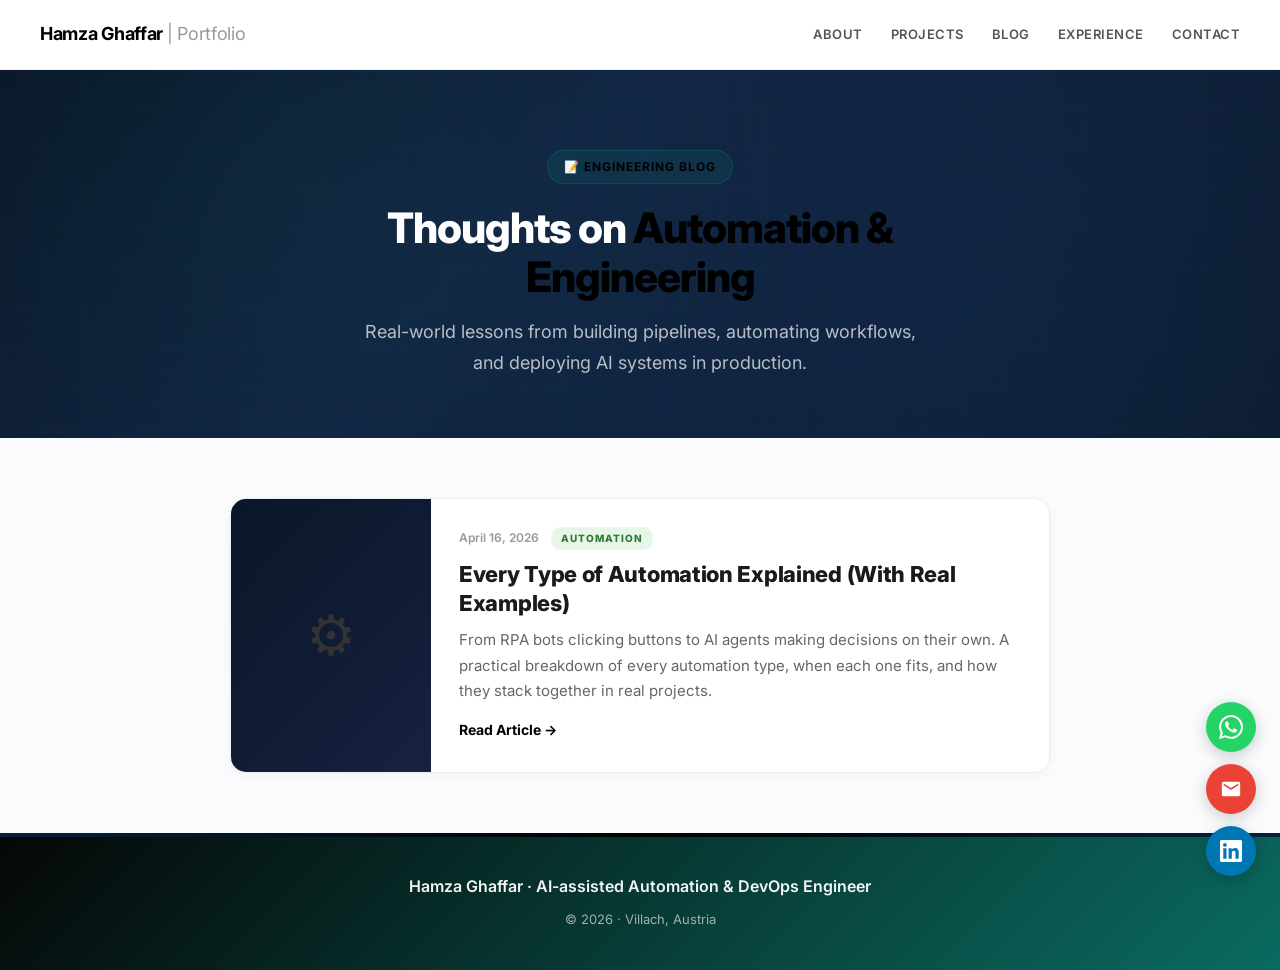
<file: blog/index.html>
<!DOCTYPE html>
<html lang="en">
<head>
    <meta charset="UTF-8">
    <meta name="viewport" content="width=device-width, initial-scale=1.0">
    <title>Blog | Hamza Ghaffar - Automation, DevOps &amp; AI Engineering</title>
    <meta name="description" content="Technical blog by Hamza Ghaffar covering automation engineering, DevOps practices, CI/CD pipelines, AI/ML deployment, and cloud infrastructure. Real-world insights from Infineon Technologies.">
    <meta name="keywords" content="automation blog, DevOps blog, CI/CD, Python automation, Docker, AI engineering, MLOps, software engineering blog">
    <meta name="author" content="Hamza Ghaffar">
    <meta name="robots" content="index, follow">
    <link rel="canonical" href="https://hamza-ghaffar.github.io/blog/">

    <!-- Open Graph -->
    <meta property="og:title" content="Blog | Hamza Ghaffar">
    <meta property="og:description" content="Technical blog on automation, DevOps, and AI engineering. Real-world insights from building production systems.">
    <meta property="og:type" content="website">
    <meta property="og:url" content="https://hamza-ghaffar.github.io/blog/">
    <meta property="og:site_name" content="Hamza Ghaffar Portfolio">

    <!-- Twitter Card -->
    <meta name="twitter:card" content="summary_large_image">
    <meta name="twitter:title" content="Blog | Hamza Ghaffar">
    <meta name="twitter:description" content="Technical blog on automation, DevOps, and AI engineering.">

    <link href="https://fonts.googleapis.com/css2?family=Inter:wght@300;400;600;700;800&display=swap" rel="stylesheet">
    <link rel="stylesheet" href="../assets/css/style.css">

    <!-- Structured Data -->
    <script type="application/ld+json">
    {
        "@context": "https://schema.org",
        "@type": "Blog",
        "name": "Hamza Ghaffar Blog",
        "url": "https://hamza-ghaffar.github.io/blog/",
        "description": "Technical blog on automation, DevOps, CI/CD, and AI engineering",
        "author": {
            "@type": "Person",
            "name": "Hamza Ghaffar",
            "url": "https://hamza-ghaffar.github.io",
            "jobTitle": "Software Automation Engineer",
            "worksFor": { "@type": "Organization", "name": "Infineon Technologies" }
        }
    }
    </script>

    <style>
        .blog-hero {
            background: linear-gradient(135deg, #0a1628 0%, #122240 40%, #0d1b30 100%);
            color: #fff; padding: 80px 40px 60px; text-align: center;
            position: relative; overflow: hidden;
        }
        .blog-hero::before {
            content: ''; position: absolute; inset: 0;
            background:
                radial-gradient(circle at 25% 35%, rgba(10,130,118,0.1) 0%, transparent 50%),
                radial-gradient(circle at 75% 65%, rgba(33,150,243,0.06) 0%, transparent 50%);
            pointer-events: none;
        }
        .blog-hero::after {
            content: ''; position: absolute; inset: 0;
            background-image:
                linear-gradient(rgba(10,130,118,0.03) 1px, transparent 1px),
                linear-gradient(90deg, rgba(10,130,118,0.03) 1px, transparent 1px);
            background-size: 40px 40px; pointer-events: none;
            animation: gridDrift 20s linear infinite;
        }
        @keyframes gridDrift { 0% { background-position: 0 0; } 100% { background-position: 40px 40px; } }

        .blog-hero-content { max-width: 700px; margin: 0 auto; position: relative; z-index: 1; }
        .blog-badge {
            display: inline-flex; align-items: center; gap: 8px;
            background: rgba(10,130,118,0.15); border: 1px solid rgba(10,130,118,0.3);
            color: var(--teal-100); font-size: 12px; font-weight: 700;
            padding: 6px 16px; border-radius: 20px; margin-bottom: 20px;
            text-transform: uppercase; letter-spacing: 1px;
        }
        .blog-hero h1 {
            font-size: 42px; font-weight: 800; margin-bottom: 16px;
            letter-spacing: -1px; line-height: 1.15;
        }
        .blog-hero h1 span { color: var(--teal-100); }
        .blog-hero-sub {
            font-size: 18px; color: rgba(255,255,255,0.7); max-width: 580px;
            margin: 0 auto; line-height: 1.7;
        }

        .blog-container { max-width: 900px; margin: 0 auto; padding: 60px 40px; }

        .blog-grid {
            display: grid; grid-template-columns: 1fr; gap: 28px;
        }

        .blog-card {
            display: block; text-decoration: none; color: inherit;
            background: #fff; border-radius: 16px; overflow: hidden;
            border: 1px solid #eaedf0;
            box-shadow: 0 2px 12px rgba(0,0,0,0.04);
            transition: transform 0.3s ease, box-shadow 0.3s ease;
        }
        .blog-card:hover {
            transform: translateY(-4px);
            box-shadow: 0 12px 36px rgba(0,0,0,0.1);
        }
        .blog-card-inner {
            display: grid; grid-template-columns: 200px 1fr; gap: 0;
        }
        .blog-card-thumb {
            background: linear-gradient(135deg, #0a1628, #162240);
            display: flex; align-items: center; justify-content: center;
            font-size: 56px; min-height: 180px;
        }
        .blog-card-body { padding: 28px; }
        .blog-card-meta {
            display: flex; align-items: center; gap: 12px;
            margin-bottom: 10px; flex-wrap: wrap;
        }
        .blog-card-date {
            font-size: 12px; font-weight: 600; color: #999;
        }
        .blog-card-tag {
            font-size: 10px; font-weight: 800; text-transform: uppercase;
            letter-spacing: 1px; padding: 3px 10px; border-radius: 10px;
        }
        .bct-automation { background: #e8f5e9; color: #2e7d32; }
        .bct-devops { background: #e3f2fd; color: #1565c0; }
        .bct-ai { background: #f3e5f5; color: #7b1fa2; }
        .blog-card h2 {
            font-size: 22px; font-weight: 800; color: #1a1a1a;
            margin-bottom: 10px; letter-spacing: -0.3px; line-height: 1.3;
        }
        .blog-card p {
            font-size: 15px; color: #666; line-height: 1.7; margin: 0;
        }
        .blog-card-read {
            display: inline-flex; align-items: center; gap: 6px;
            margin-top: 14px; font-size: 14px; font-weight: 700;
            color: var(--teal-100);
        }

        @media (max-width: 768px) {
            .blog-hero { padding: 60px 20px 40px; }
            .blog-hero h1 { font-size: 28px; }
            .blog-hero-sub { font-size: 15px; }
            .blog-container { padding: 40px 16px; }
            .blog-card-inner { grid-template-columns: 1fr; }
            .blog-card-thumb { min-height: 120px; }
            .blog-card-body { padding: 20px; }
            .blog-card h2 { font-size: 18px; }
            .blog-card p { font-size: 14px; }
        }

        @media (max-width: 420px) {
            .blog-hero h1 { font-size: 24px; }
            .blog-card-thumb { min-height: 100px; font-size: 44px; }
        }
    </style>
</head>
<body>

<header class="sticky-header">
    <a href="../index.html" class="header-brand">Hamza Ghaffar <span>| Portfolio</span></a>
    <nav class="nav-links" id="navLinks">
        <a href="../index.html#about">About</a>
        <a href="../index.html#projects">Projects</a>
        <a href="./">Blog</a>
        <a href="../index.html#experience">Experience</a>
        <a href="../index.html#contact">Contact</a>
    </nav>
    <button class="menu-toggle" onclick="document.getElementById('navLinks').classList.toggle('active')" aria-label="Toggle menu">
        <span></span><span></span><span></span>
    </button>
</header>

<section class="blog-hero">
    <div class="blog-hero-content">
        <div class="blog-badge">📝 Engineering Blog</div>
        <h1>Thoughts on <span>Automation &amp; Engineering</span></h1>
        <p class="blog-hero-sub">Real-world lessons from building pipelines, automating workflows, and deploying AI systems in production.</p>
    </div>
</section>

<main class="blog-container">
    <div class="blog-grid">

        <!-- Blog Post 1 -->
        <a href="types-of-automation-explained.html" class="blog-card">
            <div class="blog-card-inner">
                <div class="blog-card-thumb">⚙️</div>
                <div class="blog-card-body">
                    <div class="blog-card-meta">
                        <span class="blog-card-date">April 16, 2026</span>
                        <span class="blog-card-tag bct-automation">Automation</span>
                    </div>
                    <h2>Every Type of Automation Explained (With Real Examples)</h2>
                    <p>From RPA bots clicking buttons to AI agents making decisions on their own. A practical breakdown of every automation type, when each one fits, and how they stack together in real projects.</p>
                    <span class="blog-card-read">Read Article &rarr;</span>
                </div>
            </div>
        </a>

    </div>
</main>

<footer class="footer">
    <div class="footer-tagline">Hamza Ghaffar &middot; AI-assisted Automation &amp; DevOps Engineer</div>
    <div class="footer-meta">&copy; 2026 &middot; Villach, Austria</div>
</footer>

<!-- Floating Contact Buttons -->
<div class="fab-container">
    <a href="https://wa.me/436601192777" target="_blank" rel="noopener noreferrer" class="fab fab-wa" title="WhatsApp">
        <svg width="24" height="24" viewBox="0 0 24 24" fill="#fff"><path d="M17.472 14.382c-.297-.149-1.758-.867-2.03-.967-.273-.099-.471-.148-.67.15-.197.297-.767.966-.94 1.164-.173.199-.347.223-.644.075-.297-.15-1.255-.463-2.39-1.475-.883-.788-1.48-1.761-1.653-2.059-.173-.297-.018-.458.13-.606.134-.133.298-.347.446-.52.149-.174.198-.298.298-.497.099-.198.05-.371-.025-.52-.075-.149-.669-1.612-.916-2.207-.242-.579-.487-.5-.669-.51-.173-.008-.371-.01-.57-.01-.198 0-.52.074-.792.372-.272.297-1.04 1.016-1.04 2.479 0 1.462 1.065 2.875 1.213 3.074.149.198 2.096 3.2 5.077 4.487.709.306 1.262.489 1.694.625.712.227 1.36.195 1.871.118.571-.085 1.758-.719 2.006-1.413.248-.694.248-1.289.173-1.413-.074-.124-.272-.198-.57-.347m-5.421 7.403h-.004a9.87 9.87 0 01-5.031-1.378l-.361-.214-3.741.982.998-3.648-.235-.374a9.86 9.86 0 01-1.51-5.26c.001-5.45 4.436-9.884 9.888-9.884 2.64 0 5.122 1.03 6.988 2.898a9.825 9.825 0 012.893 6.994c-.003 5.45-4.437 9.884-9.885 9.884m8.413-18.297A11.815 11.815 0 0012.05 0C5.495 0 .16 5.335.157 11.892c0 2.096.547 4.142 1.588 5.945L.057 24l6.305-1.654a11.882 11.882 0 005.683 1.448h.005c6.554 0 11.89-5.335 11.893-11.893a11.821 11.821 0 00-3.48-8.413z"/></svg>
    </a>
    <a href="mailto:hamza.ghaffar@hotmail.com" class="fab fab-email" title="Email">
        <svg width="22" height="22" viewBox="0 0 24 24" fill="#fff"><path d="M20 4H4c-1.1 0-1.99.9-1.99 2L2 18c0 1.1.9 2 2 2h16c1.1 0 2-.9 2-2V6c0-1.1-.9-2-2-2zm0 4l-8 5-8-5V6l8 5 8-5v2z"/></svg>
    </a>
    <a href="https://www.linkedin.com/in/hamzaghaffar/" target="_blank" rel="noopener noreferrer" class="fab fab-li" title="LinkedIn">
        <svg width="22" height="22" viewBox="0 0 24 24" fill="#fff"><path d="M20.447 20.452h-3.554v-5.569c0-1.328-.027-3.037-1.852-3.037-1.853 0-2.136 1.445-2.136 2.939v5.667H9.351V9h3.414v1.561h.046c.477-.9 1.637-1.85 3.37-1.85 3.601 0 4.267 2.37 4.267 5.455v6.286zM5.337 7.433a2.062 2.062 0 01-2.063-2.065 2.064 2.064 0 112.063 2.065zm1.782 13.019H3.555V9h3.564v11.452zM22.225 0H1.771C.792 0 0 .774 0 1.729v20.542C0 23.227.792 24 1.771 24h20.451C23.2 24 24 23.227 24 22.271V1.729C24 .774 23.2 0 22.222 0h.003z"/></svg>
    </a>
</div>

</body>
</html>
</file>
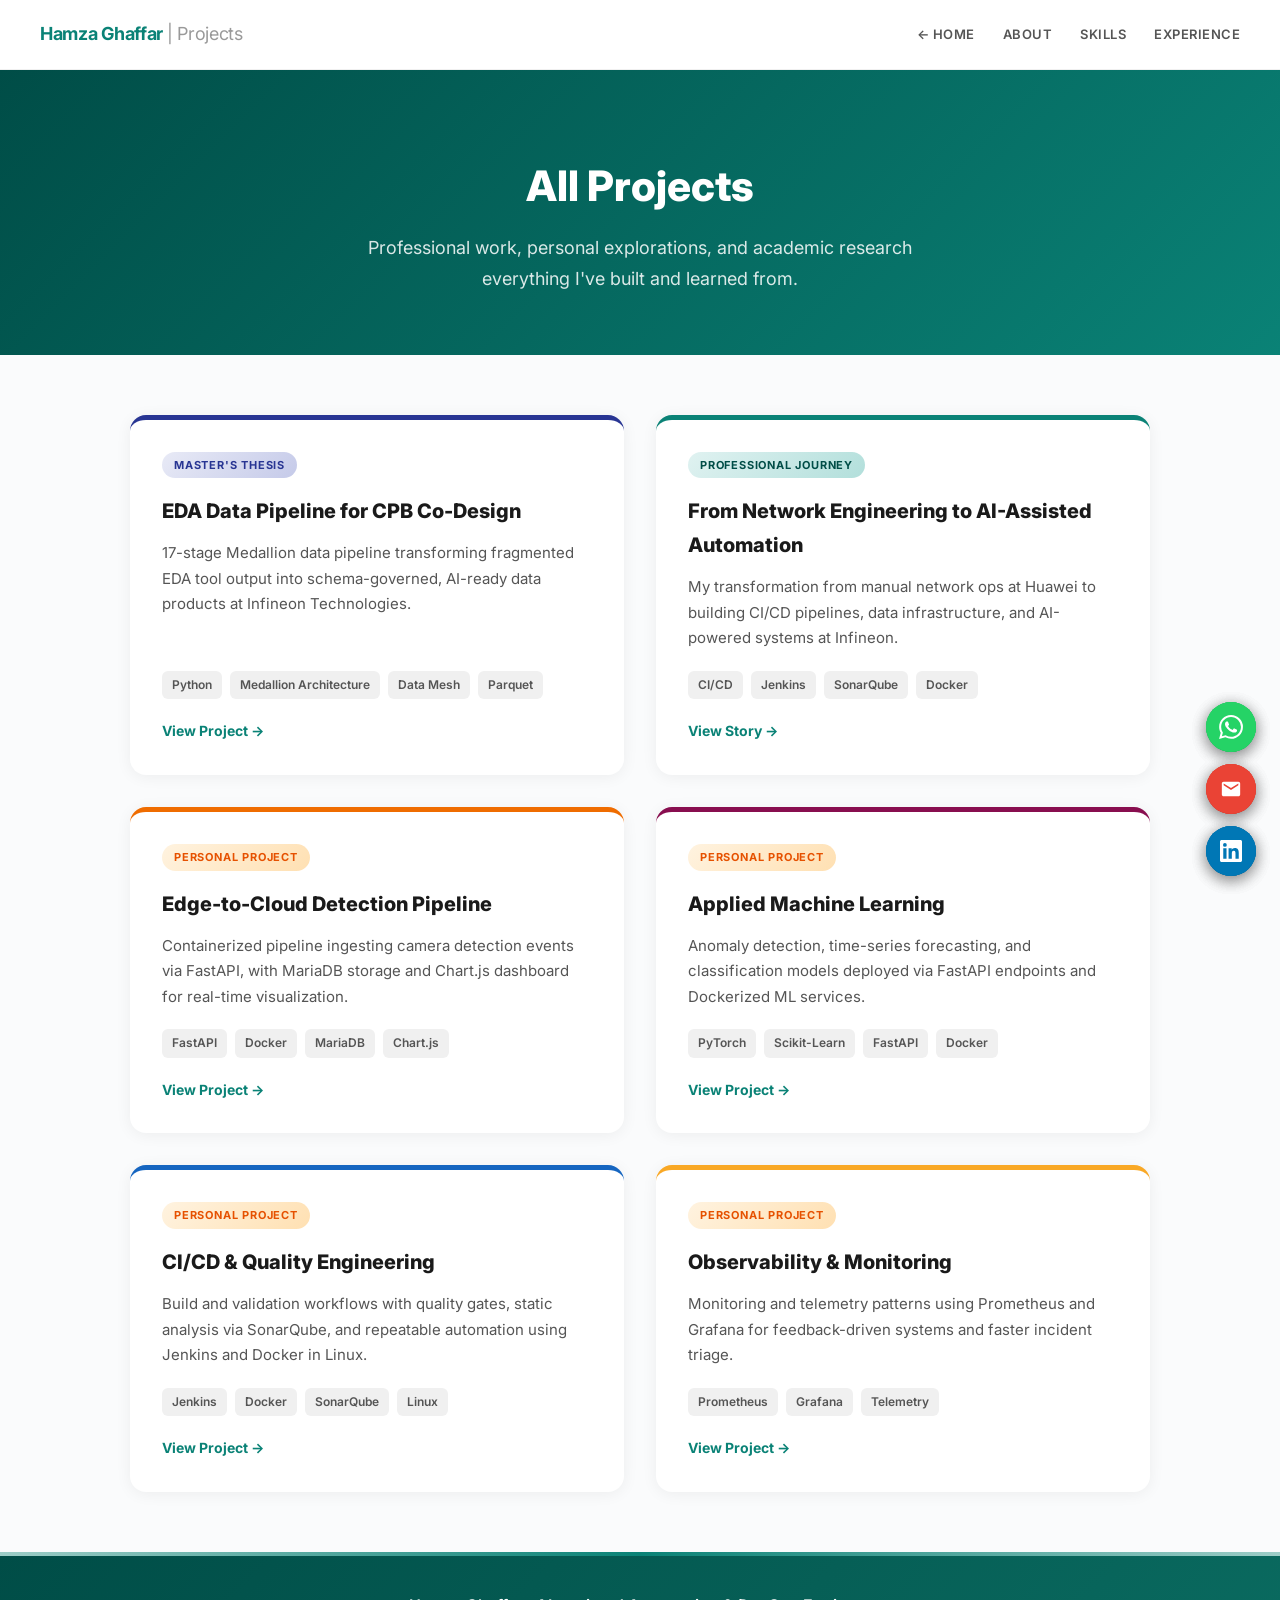
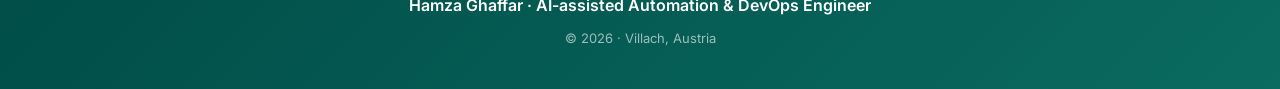
<file: projects/index.html>
<!DOCTYPE html>
<html lang="en">
<head>
    <meta charset="UTF-8">
    <meta name="viewport" content="width=device-width, initial-scale=1.0">
    <title>Projects   Hamza Ghaffar</title>
    <link href="https://fonts.googleapis.com/css2?family=Inter:wght@300;400;600;700;800&display=swap" rel="stylesheet">
    <style>
        :root {
            --teal-100: #0a8276; --teal-80: #3b9b91; --teal-60: #6cb4ac;
            --teal-40: #9dcdc7; --teal-dark: #004d47;
        }
        * { margin: 0; padding: 0; box-sizing: border-box; }
        html { scroll-behavior: smooth; }
        body {
            font-family: 'Inter', 'Segoe UI', system-ui, sans-serif;
            background: #fafbfc; color: #333; line-height: 1.7; font-size: 17px;
        }
        .sticky-header {
            position: sticky; top: 0; background: rgba(255,255,255,0.97);
            backdrop-filter: blur(12px); border-bottom: 1px solid rgba(0,0,0,0.06);
            z-index: 100; padding: 15px 40px; display: flex;
            justify-content: space-between; align-items: center; height: 70px;
        }
        .header-brand {
            font-size: 18px; font-weight: 700; color: var(--teal-100);
            text-decoration: none; letter-spacing: -0.3px;
        }
        .header-brand span { color: #999; font-weight: 400; }
        .nav-links { display: flex; gap: 28px; }
        .nav-links a {
            color: #555; text-decoration: none; font-weight: 600; font-size: 13px;
            text-transform: uppercase; letter-spacing: 0.5px; padding: 6px 0;
            position: relative; transition: color 0.3s;
        }
        .nav-links a:hover { color: var(--teal-100); }
        .nav-links a::after {
            content: ''; position: absolute; bottom: 0; left: 0; right: 0;
            height: 2px; background: var(--teal-100); transform: scaleX(0);
            transition: transform 0.3s;
        }
        .nav-links a:hover::after { transform: scaleX(1); }

        .page-hero {
            background: linear-gradient(135deg, var(--teal-dark) 0%, var(--teal-100) 100%);
            color: #fff; padding: 80px 40px 60px; text-align: center;
        }
        .page-hero h1 { font-size: 42px; font-weight: 800; margin-bottom: 12px; }
        .page-hero p { font-size: 18px; opacity: 0.85; max-width: 600px; margin: 0 auto; }

        .container { max-width: 1100px; margin: 0 auto; padding: 60px 40px; }

        .projects-grid {
            display: grid; grid-template-columns: repeat(auto-fit, minmax(320px, 1fr)); gap: 32px;
        }
        .project-card {
            background: #fff; border-radius: 16px; overflow: hidden;
            box-shadow: 0 2px 16px rgba(0,0,0,0.06);
            transition: transform 0.3s, box-shadow 0.3s;
            border-top: 5px solid var(--teal-100);
            text-decoration: none; color: inherit;
            display: flex; flex-direction: column;
        }
        .project-card:hover {
            transform: translateY(-8px); box-shadow: 0 12px 40px rgba(0,0,0,0.12);
        }
        .project-card-body { padding: 32px; flex: 1; display: flex; flex-direction: column; }
        .project-status {
            display: inline-block; font-size: 11px; font-weight: 700;
            padding: 4px 12px; border-radius: 20px; margin-bottom: 16px;
            text-transform: uppercase; letter-spacing: 0.8px; align-self: flex-start;
        }
        .status-professional { background: linear-gradient(135deg, #e0f2f1, #b2dfdb); color: #004d47; }
        .status-personal { background: linear-gradient(135deg, #fff3e0, #ffe0b2); color: #e65100; }
        .status-thesis { background: linear-gradient(135deg, #e8eaf6, #c5cae9); color: #283593; }
        .project-card h3 { font-size: 20px; font-weight: 800; color: #1a1a1a; margin-bottom: 12px; }
        .project-card p { font-size: 15px; color: #555; line-height: 1.7; margin-bottom: 20px; flex: 1; }
        .project-tags { display: flex; flex-wrap: wrap; gap: 8px; margin-bottom: 20px; }
        .project-tag {
            font-size: 12px; font-weight: 600; padding: 4px 10px;
            border-radius: 6px; background: #f0f0f0; color: #555;
        }
        .project-link {
            display: inline-flex; align-items: center; gap: 6px;
            color: var(--teal-100); font-weight: 700; font-size: 14px;
            text-decoration: none; transition: gap 0.3s;
        }
        .project-link:hover { gap: 10px; }

        .footer {
            text-align: center; padding: 40px; color: #fff; font-size: 14px;
            background: linear-gradient(135deg, var(--teal-dark), #0a6b60);
            position: relative;
        }
        .footer::before {
            content: ''; position: absolute; top: 0; left: 0; right: 0; height: 4px;
            background: linear-gradient(to right, var(--teal-40), var(--teal-100), var(--teal-40));
        }

        @media (max-width: 768px) {
            .sticky-header { padding: 10px 20px; }
            .nav-links { display: none; }
            .page-hero { padding: 60px 20px 40px; }
            .page-hero h1 { font-size: 28px; }
            .container { padding: 40px 20px; }
            .projects-grid { grid-template-columns: 1fr; }
        }
    </style>
</head>
<body>

<header class="sticky-header">
    <a href="../index.html" class="header-brand">Hamza Ghaffar <span>| Projects</span></a>
    <nav class="nav-links">
        <a href="../index.html">&larr; Home</a>
        <a href="../index.html#about">About</a>
        <a href="../index.html#skills">Skills</a>
        <a href="../index.html#experience">Experience</a>
    </nav>
</header>

<section class="page-hero">
    <h1>All Projects</h1>
    <p>Professional work, personal explorations, and academic research   everything I've built and learned from.</p>
</section>

<div class="container">
    <div class="projects-grid">

        <!-- Thesis -->
        <a href="../thesis.html" class="project-card" style="border-top-color: #283593;">
            <div class="project-card-body">
                <span class="project-status status-thesis">Master's Thesis</span>
                <h3>EDA Data Pipeline for CPB Co-Design</h3>
                <p>17-stage Medallion data pipeline transforming fragmented EDA tool output into schema-governed, AI-ready data products at Infineon Technologies.</p>
                <div class="project-tags">
                    <span class="project-tag">Python</span>
                    <span class="project-tag">Medallion Architecture</span>
                    <span class="project-tag">Data Mesh</span>
                    <span class="project-tag">Parquet</span>
                </div>
                <span class="project-link">View Project &rarr;</span>
            </div>
        </a>

        <!-- Professional Journey -->
        <a href="../vision.html" class="project-card" style="border-top-color: #0a8276;">
            <div class="project-card-body">
                <span class="project-status status-professional">Professional Journey</span>
                <h3>From Network Engineering to AI-Assisted Automation</h3>
                <p>My transformation from manual network ops at Huawei to building CI/CD pipelines, data infrastructure, and AI-powered systems at Infineon.</p>
                <div class="project-tags">
                    <span class="project-tag">CI/CD</span>
                    <span class="project-tag">Jenkins</span>
                    <span class="project-tag">SonarQube</span>
                    <span class="project-tag">Docker</span>
                </div>
                <span class="project-link">View Story &rarr;</span>
            </div>
        </a>

        <!-- Edge-to-Cloud -->
        <a href="edge-to-cloud-pipeline.html" class="project-card" style="border-top-color: #ef6c00;">
            <div class="project-card-body">
                <span class="project-status status-personal">Personal Project</span>
                <h3>Edge-to-Cloud Detection Pipeline</h3>
                <p>Containerized pipeline ingesting camera detection events via FastAPI, with MariaDB storage and Chart.js dashboard for real-time visualization.</p>
                <div class="project-tags">
                    <span class="project-tag">FastAPI</span>
                    <span class="project-tag">Docker</span>
                    <span class="project-tag">MariaDB</span>
                    <span class="project-tag">Chart.js</span>
                </div>
                <span class="project-link">View Project &rarr;</span>
            </div>
        </a>

        <!-- Applied ML -->
        <a href="applied-ml.html" class="project-card" style="border-top-color: #880e4f;">
            <div class="project-card-body">
                <span class="project-status status-personal">Personal Project</span>
                <h3>Applied Machine Learning</h3>
                <p>Anomaly detection, time-series forecasting, and classification models deployed via FastAPI endpoints and Dockerized ML services.</p>
                <div class="project-tags">
                    <span class="project-tag">PyTorch</span>
                    <span class="project-tag">Scikit-Learn</span>
                    <span class="project-tag">FastAPI</span>
                    <span class="project-tag">Docker</span>
                </div>
                <span class="project-link">View Project &rarr;</span>
            </div>
        </a>

        <!-- CI/CD & Quality Eng -->
        <a href="cicd-quality-engineering.html" class="project-card" style="border-top-color: #1565c0;">
            <div class="project-card-body">
                <span class="project-status status-personal">Personal Project</span>
                <h3>CI/CD &amp; Quality Engineering</h3>
                <p>Build and validation workflows with quality gates, static analysis via SonarQube, and repeatable automation using Jenkins and Docker in Linux.</p>
                <div class="project-tags">
                    <span class="project-tag">Jenkins</span>
                    <span class="project-tag">Docker</span>
                    <span class="project-tag">SonarQube</span>
                    <span class="project-tag">Linux</span>
                </div>
                <span class="project-link">View Project &rarr;</span>
            </div>
        </a>

        <!-- Observability -->
        <a href="observability.html" class="project-card" style="border-top-color: #f9a825;">
            <div class="project-card-body">
                <span class="project-status status-personal">Personal Project</span>
                <h3>Observability &amp; Monitoring</h3>
                <p>Monitoring and telemetry patterns using Prometheus and Grafana for feedback-driven systems and faster incident triage.</p>
                <div class="project-tags">
                    <span class="project-tag">Prometheus</span>
                    <span class="project-tag">Grafana</span>
                    <span class="project-tag">Telemetry</span>
                </div>
                <span class="project-link">View Project &rarr;</span>
            </div>
        </a>

    </div>
</div>

<footer class="footer">
    <div style="font-size: 16px; font-weight: 600; margin-bottom: 8px;">Hamza Ghaffar &middot; AI-assisted Automation &amp; DevOps Engineer</div>
    <div style="opacity: 0.6; font-size: 13px;">&copy; 2026 &middot; Villach, Austria</div>
</footer>


<style>
.fab-container{position:fixed;bottom:24px;right:24px;display:flex;flex-direction:column;gap:12px;z-index:90}
.fab{width:50px;height:50px;border-radius:50%;display:flex;align-items:center;justify-content:center;box-shadow:0 4px 16px rgba(0,0,0,.2);transition:transform .3s,box-shadow .3s;text-decoration:none}
.fab:hover{transform:scale(1.12);box-shadow:0 6px 24px rgba(0,0,0,.3)}
.fab-wa{background:#25D366}.fab-email{background:#ea4335}.fab-li{background:#0077b5}
@media(max-width:768px){.fab-container{bottom:16px;right:16px;gap:10px}.fab{width:44px;height:44px}.fab svg{width:20px;height:20px}}
</style>

<div class="fab-container">
    <a href="https://wa.me/436601192777" target="_blank" rel="noopener noreferrer" class="fab fab-wa" title="WhatsApp">
        <svg width="24" height="24" viewBox="0 0 24 24" fill="#fff"><path d="M17.472 14.382c-.297-.149-1.758-.867-2.03-.967-.273-.099-.471-.148-.67.15-.197.297-.767.966-.94 1.164-.173.199-.347.223-.644.075-.297-.15-1.255-.463-2.39-1.475-.883-.788-1.48-1.761-1.653-2.059-.173-.297-.018-.458.13-.606.134-.133.298-.347.446-.52.149-.174.198-.298.298-.497.099-.198.05-.371-.025-.52-.075-.149-.669-1.612-.916-2.207-.242-.579-.487-.5-.669-.51-.173-.008-.371-.01-.57-.01-.198 0-.52.074-.792.372-.272.297-1.04 1.016-1.04 2.479 0 1.462 1.065 2.875 1.213 3.074.149.198 2.096 3.2 5.077 4.487.709.306 1.262.489 1.694.625.712.227 1.36.195 1.871.118.571-.085 1.758-.719 2.006-1.413.248-.694.248-1.289.173-1.413-.074-.124-.272-.198-.57-.347m-5.421 7.403h-.004a9.87 9.87 0 01-5.031-1.378l-.361-.214-3.741.982.998-3.648-.235-.374a9.86 9.86 0 01-1.51-5.26c.001-5.45 4.436-9.884 9.888-9.884 2.64 0 5.122 1.03 6.988 2.898a9.825 9.825 0 012.893 6.994c-.003 5.45-4.437 9.884-9.885 9.884m8.413-18.297A11.815 11.815 0 0012.05 0C5.495 0 .16 5.335.157 11.892c0 2.096.547 4.142 1.588 5.945L.057 24l6.305-1.654a11.882 11.882 0 005.683 1.448h.005c6.554 0 11.89-5.335 11.893-11.893a11.821 11.821 0 00-3.48-8.413z"/></svg>
    </a>
    <a href="mailto:hamza.ghaffar@hotmail.com" class="fab fab-email" title="Email">
        <svg width="22" height="22" viewBox="0 0 24 24" fill="#fff"><path d="M20 4H4c-1.1 0-1.99.9-1.99 2L2 18c0 1.1.9 2 2 2h16c1.1 0 2-.9 2-2V6c0-1.1-.9-2-2-2zm0 4l-8 5-8-5V6l8 5 8-5v2z"/></svg>
    </a>
    <a href="https://www.linkedin.com/in/hamzaghaffar/" target="_blank" rel="noopener noreferrer" class="fab fab-li" title="LinkedIn">
        <svg width="22" height="22" viewBox="0 0 24 24" fill="#fff"><path d="M20.447 20.452h-3.554v-5.569c0-1.328-.027-3.037-1.852-3.037-1.853 0-2.136 1.445-2.136 2.939v5.667H9.351V9h3.414v1.561h.046c.477-.9 1.637-1.85 3.37-1.85 3.601 0 4.267 2.37 4.267 5.455v6.286zM5.337 7.433a2.062 2.062 0 01-2.063-2.065 2.064 2.064 0 112.063 2.065zm1.782 13.019H3.555V9h3.564v11.452zM22.225 0H1.771C.792 0 0 .774 0 1.729v20.542C0 23.227.792 24 1.771 24h20.451C23.2 24 24 23.227 24 22.271V1.729C24 .774 23.2 0 22.222 0h.003z"/></svg>
    </a>
</div>


<style>
.fab-container{position:fixed;bottom:24px;right:24px;display:flex;flex-direction:column;gap:12px;z-index:90}
.fab{width:50px;height:50px;border-radius:50%;display:flex;align-items:center;justify-content:center;box-shadow:0 4px 16px rgba(0,0,0,.2);transition:transform .3s,box-shadow .3s;text-decoration:none}
.fab:hover{transform:scale(1.12);box-shadow:0 6px 24px rgba(0,0,0,.3)}
.fab-wa{background:#25D366}.fab-email{background:#ea4335}.fab-li{background:#0077b5}
@media(max-width:768px){.fab-container{bottom:16px;right:16px;gap:10px}.fab{width:44px;height:44px}.fab svg{width:20px;height:20px}}
</style>

<div class="fab-container">
    <a href="https://wa.me/436601192777" target="_blank" rel="noopener noreferrer" class="fab fab-wa" title="WhatsApp">
        <svg width="24" height="24" viewBox="0 0 24 24" fill="#fff"><path d="M17.472 14.382c-.297-.149-1.758-.867-2.03-.967-.273-.099-.471-.148-.67.15-.197.297-.767.966-.94 1.164-.173.199-.347.223-.644.075-.297-.15-1.255-.463-2.39-1.475-.883-.788-1.48-1.761-1.653-2.059-.173-.297-.018-.458.13-.606.134-.133.298-.347.446-.52.149-.174.198-.298.298-.497.099-.198.05-.371-.025-.52-.075-.149-.669-1.612-.916-2.207-.242-.579-.487-.5-.669-.51-.173-.008-.371-.01-.57-.01-.198 0-.52.074-.792.372-.272.297-1.04 1.016-1.04 2.479 0 1.462 1.065 2.875 1.213 3.074.149.198 2.096 3.2 5.077 4.487.709.306 1.262.489 1.694.625.712.227 1.36.195 1.871.118.571-.085 1.758-.719 2.006-1.413.248-.694.248-1.289.173-1.413-.074-.124-.272-.198-.57-.347m-5.421 7.403h-.004a9.87 9.87 0 01-5.031-1.378l-.361-.214-3.741.982.998-3.648-.235-.374a9.86 9.86 0 01-1.51-5.26c.001-5.45 4.436-9.884 9.888-9.884 2.64 0 5.122 1.03 6.988 2.898a9.825 9.825 0 012.893 6.994c-.003 5.45-4.437 9.884-9.885 9.884m8.413-18.297A11.815 11.815 0 0012.05 0C5.495 0 .16 5.335.157 11.892c0 2.096.547 4.142 1.588 5.945L.057 24l6.305-1.654a11.882 11.882 0 005.683 1.448h.005c6.554 0 11.89-5.335 11.893-11.893a11.821 11.821 0 00-3.48-8.413z"/></svg>
    </a>
    <a href="mailto:hamza.ghaffar@hotmail.com" class="fab fab-email" title="Email">
        <svg width="22" height="22" viewBox="0 0 24 24" fill="#fff"><path d="M20 4H4c-1.1 0-1.99.9-1.99 2L2 18c0 1.1.9 2 2 2h16c1.1 0 2-.9 2-2V6c0-1.1-.9-2-2-2zm0 4l-8 5-8-5V6l8 5 8-5v2z"/></svg>
    </a>
    <a href="https://www.linkedin.com/in/hamzaghaffar/" target="_blank" rel="noopener noreferrer" class="fab fab-li" title="LinkedIn">
        <svg width="22" height="22" viewBox="0 0 24 24" fill="#fff"><path d="M20.447 20.452h-3.554v-5.569c0-1.328-.027-3.037-1.852-3.037-1.853 0-2.136 1.445-2.136 2.939v5.667H9.351V9h3.414v1.561h.046c.477-.9 1.637-1.85 3.37-1.85 3.601 0 4.267 2.37 4.267 5.455v6.286zM5.337 7.433a2.062 2.062 0 01-2.063-2.065 2.064 2.064 0 112.063 2.065zm1.782 13.019H3.555V9h3.564v11.452zM22.225 0H1.771C.792 0 0 .774 0 1.729v20.542C0 23.227.792 24 1.771 24h20.451C23.2 24 24 23.227 24 22.271V1.729C24 .774 23.2 0 22.222 0h.003z"/></svg>
    </a>
</div>


<style>
.fab-container{position:fixed;bottom:24px;right:24px;display:flex;flex-direction:column;gap:12px;z-index:90}
.fab{width:50px;height:50px;border-radius:50%;display:flex;align-items:center;justify-content:center;box-shadow:0 4px 16px rgba(0,0,0,.2);transition:transform .3s,box-shadow .3s;text-decoration:none}
.fab:hover{transform:scale(1.12);box-shadow:0 6px 24px rgba(0,0,0,.3)}
.fab-wa{background:#25D366}.fab-email{background:#ea4335}.fab-li{background:#0077b5}
@media(max-width:768px){.fab-container{bottom:16px;right:16px;gap:10px}.fab{width:44px;height:44px}.fab svg{width:20px;height:20px}}
</style>

<div class="fab-container">
    <a href="https://wa.me/436601192777" target="_blank" rel="noopener noreferrer" class="fab fab-wa" title="WhatsApp">
        <svg width="24" height="24" viewBox="0 0 24 24" fill="#fff"><path d="M17.472 14.382c-.297-.149-1.758-.867-2.03-.967-.273-.099-.471-.148-.67.15-.197.297-.767.966-.94 1.164-.173.199-.347.223-.644.075-.297-.15-1.255-.463-2.39-1.475-.883-.788-1.48-1.761-1.653-2.059-.173-.297-.018-.458.13-.606.134-.133.298-.347.446-.52.149-.174.198-.298.298-.497.099-.198.05-.371-.025-.52-.075-.149-.669-1.612-.916-2.207-.242-.579-.487-.5-.669-.51-.173-.008-.371-.01-.57-.01-.198 0-.52.074-.792.372-.272.297-1.04 1.016-1.04 2.479 0 1.462 1.065 2.875 1.213 3.074.149.198 2.096 3.2 5.077 4.487.709.306 1.262.489 1.694.625.712.227 1.36.195 1.871.118.571-.085 1.758-.719 2.006-1.413.248-.694.248-1.289.173-1.413-.074-.124-.272-.198-.57-.347m-5.421 7.403h-.004a9.87 9.87 0 01-5.031-1.378l-.361-.214-3.741.982.998-3.648-.235-.374a9.86 9.86 0 01-1.51-5.26c.001-5.45 4.436-9.884 9.888-9.884 2.64 0 5.122 1.03 6.988 2.898a9.825 9.825 0 012.893 6.994c-.003 5.45-4.437 9.884-9.885 9.884m8.413-18.297A11.815 11.815 0 0012.05 0C5.495 0 .16 5.335.157 11.892c0 2.096.547 4.142 1.588 5.945L.057 24l6.305-1.654a11.882 11.882 0 005.683 1.448h.005c6.554 0 11.89-5.335 11.893-11.893a11.821 11.821 0 00-3.48-8.413z"/></svg>
    </a>
    <a href="mailto:hamza.ghaffar@hotmail.com" class="fab fab-email" title="Email">
        <svg width="22" height="22" viewBox="0 0 24 24" fill="#fff"><path d="M20 4H4c-1.1 0-1.99.9-1.99 2L2 18c0 1.1.9 2 2 2h16c1.1 0 2-.9 2-2V6c0-1.1-.9-2-2-2zm0 4l-8 5-8-5V6l8 5 8-5v2z"/></svg>
    </a>
    <a href="https://www.linkedin.com/in/hamzaghaffar/" target="_blank" rel="noopener noreferrer" class="fab fab-li" title="LinkedIn">
        <svg width="22" height="22" viewBox="0 0 24 24" fill="#fff"><path d="M20.447 20.452h-3.554v-5.569c0-1.328-.027-3.037-1.852-3.037-1.853 0-2.136 1.445-2.136 2.939v5.667H9.351V9h3.414v1.561h.046c.477-.9 1.637-1.85 3.37-1.85 3.601 0 4.267 2.37 4.267 5.455v6.286zM5.337 7.433a2.062 2.062 0 01-2.063-2.065 2.064 2.064 0 112.063 2.065zm1.782 13.019H3.555V9h3.564v11.452zM22.225 0H1.771C.792 0 0 .774 0 1.729v20.542C0 23.227.792 24 1.771 24h20.451C23.2 24 24 23.227 24 22.271V1.729C24 .774 23.2 0 22.222 0h.003z"/></svg>
    </a>
</div>

</body>
</html>
</file>
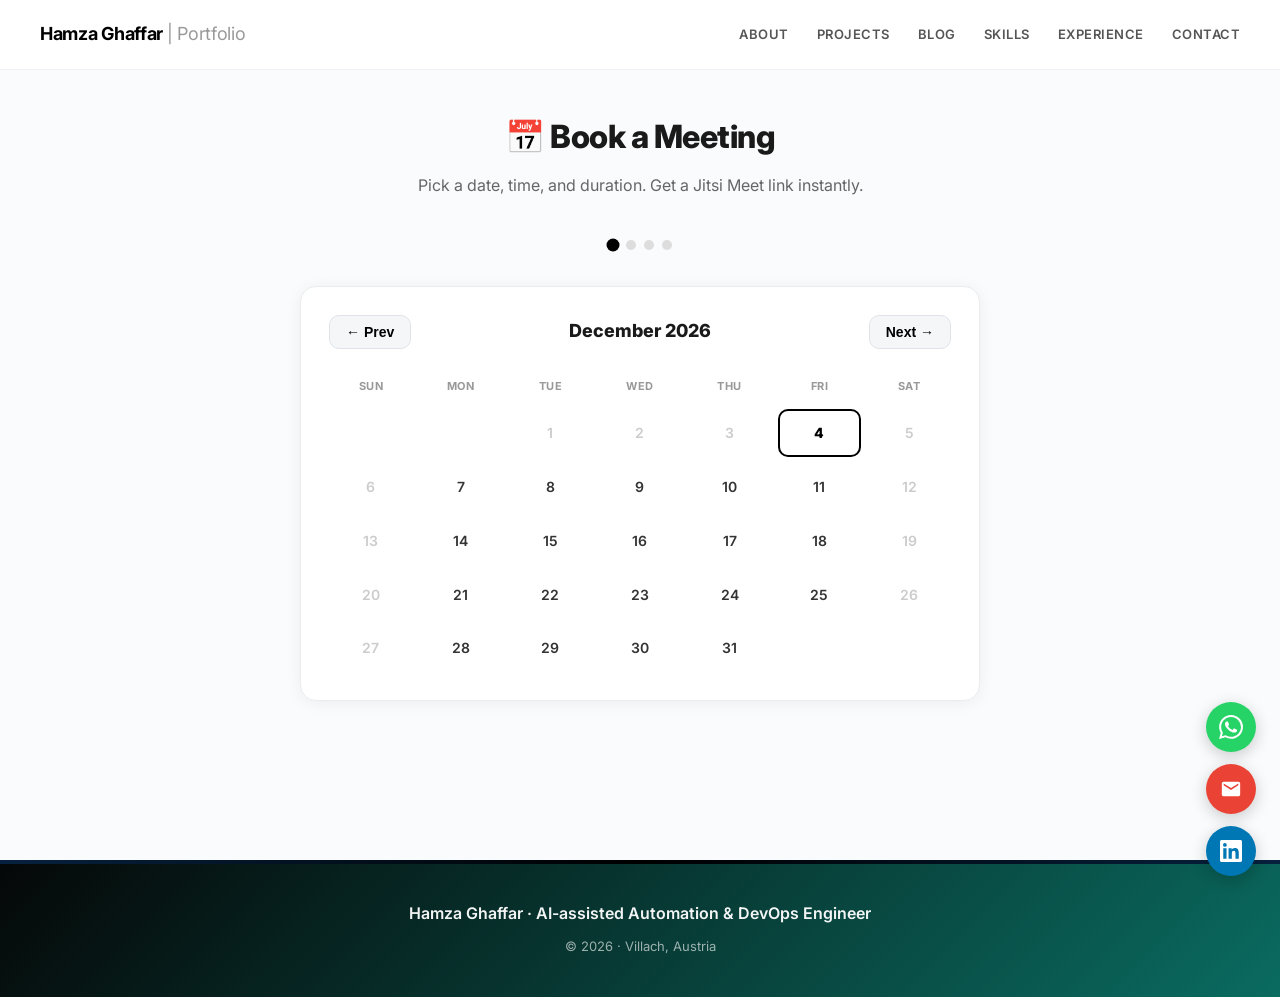
<file: booking.html>
<!DOCTYPE html>
<html lang="en">
<head>
    <meta charset="UTF-8">
    <meta name="viewport" content="width=device-width, initial-scale=1.0">
    <title>Book a Meeting   Hamza Ghaffar</title>
    <meta name="description" content="Schedule a meeting with Hamza Ghaffar. Pick a date and time, get a Jitsi Meet link, and send an invitation.">
    <link href="https://fonts.googleapis.com/css2?family=Inter:wght@300;400;600;700;800&display=swap" rel="stylesheet">
    <link rel="stylesheet" href="assets/css/style.css">
    <style>
        .booking-page {
            max-width: 720px; margin: 0 auto; padding: 40px 20px 60px;
            min-height: calc(100vh - 110px);
        }
        .booking-header {
            text-align: center; margin-bottom: 40px;
        }
        .booking-header h1 {
            font-size: 32px; font-weight: 800; color: #1a1a1a;
            margin-bottom: 8px; letter-spacing: -0.5px;
        }
        .booking-header p {
            font-size: 16px; color: #666;
        }

        /* Steps */
        .booking-steps {
            display: flex; justify-content: center; gap: 8px;
            margin-bottom: 36px;
        }
        .step-dot {
            width: 10px; height: 10px; border-radius: 50%;
            background: #ddd; transition: background 0.3s ease, transform 0.3s ease;
        }
        .step-dot.active { background: var(--teal-100); transform: scale(1.3); }
        .step-dot.done { background: #2e7d32; }

        /* Calendar */
        .cal-container {
            background: #fff; border-radius: 16px; padding: 28px;
            box-shadow: 0 2px 16px rgba(0,0,0,0.06);
            border: 1px solid #eaedf0; margin-bottom: 24px;
        }
        .cal-nav {
            display: flex; align-items: center; justify-content: space-between;
            margin-bottom: 20px;
        }
        .cal-nav button {
            background: #f4f6f8; border: 1px solid #e0e4e8; border-radius: 10px;
            padding: 8px 16px; font-weight: 700; font-size: 14px;
            cursor: pointer; transition: background 0.2s ease;
        }
        .cal-nav button:hover { background: #e8ebee; }
        .cal-month {
            font-size: 18px; font-weight: 800; color: #1a1a1a;
        }
        .cal-grid {
            display: grid; grid-template-columns: repeat(7, 1fr); gap: 6px;
            text-align: center;
        }
        .cal-day-name {
            font-size: 11px; font-weight: 700; color: #999;
            text-transform: uppercase; letter-spacing: 0.5px; padding: 8px 0;
        }
        .cal-day {
            padding: 10px 4px; border-radius: 10px; font-size: 14px; font-weight: 600;
            cursor: pointer; transition: all 0.2s ease; color: #333;
            border: 2px solid transparent;
        }
        .cal-day:hover:not(.cal-disabled):not(.cal-empty) {
            background: #e0f2f1; border-color: var(--teal-100);
        }
        .cal-day.cal-selected {
            background: var(--teal-100); color: #fff; border-color: var(--teal-100);
        }
        .cal-day.cal-today {
            border-color: var(--teal-100); color: var(--teal-100); font-weight: 800;
        }
        .cal-day.cal-today.cal-selected { color: #fff; }
        .cal-day.cal-disabled {
            color: #ccc; cursor: default; pointer-events: none;
        }
        .cal-day.cal-empty { pointer-events: none; }

        /* Time Slots */
        .time-section { display: none; }
        .time-section.visible { display: block; }
        .time-label {
            font-size: 14px; font-weight: 700; color: #222;
            margin-bottom: 12px; text-align: center;
        }
        .time-grid {
            display: grid; grid-template-columns: repeat(auto-fill, minmax(100px, 1fr));
            gap: 8px;
        }
        .time-slot {
            padding: 10px; border-radius: 10px; text-align: center;
            font-size: 14px; font-weight: 600; cursor: pointer;
            background: #f4f6f8; border: 2px solid transparent;
            transition: all 0.2s ease; color: #333;
        }
        .time-slot:hover { background: #e0f2f1; border-color: var(--teal-100); }
        .time-slot.selected {
            background: var(--teal-100); color: #fff; border-color: var(--teal-100);
        }

        /* Duration */
        .duration-section { display: none; margin-top: 16px; }
        .duration-section.visible { display: block; }
        .duration-grid {
            display: flex; justify-content: center; gap: 12px; flex-wrap: wrap;
        }
        .dur-btn {
            padding: 10px 24px; border-radius: 24px;
            font-size: 14px; font-weight: 700; cursor: pointer;
            background: #f4f6f8; border: 2px solid transparent;
            transition: all 0.2s ease; color: #333;
        }
        .dur-btn:hover { background: #e0f2f1; border-color: var(--teal-100); }
        .dur-btn.selected {
            background: var(--teal-100); color: #fff; border-color: var(--teal-100);
        }

        /* Lead Form */
        .lead-section {
            display: none; background: #fff; border-radius: 16px; padding: 28px;
            box-shadow: 0 2px 16px rgba(0,0,0,0.06); border: 1px solid #eaedf0;
            margin-top: 24px;
        }
        .lead-section.visible { display: block; }
        .lead-section h3 {
            font-size: 18px; font-weight: 800; margin-bottom: 20px; text-align: center;
        }
        .form-group {
            margin-bottom: 16px;
        }
        .form-group label {
            display: block; font-size: 13px; font-weight: 700; color: #555;
            margin-bottom: 6px; text-transform: uppercase; letter-spacing: 0.5px;
        }
        .form-group input, .form-group textarea {
            width: 100%; padding: 12px 16px; border-radius: 10px;
            border: 2px solid #e0e4e8; font-size: 15px; font-family: inherit;
            transition: border-color 0.2s ease; background: #fafbfc;
        }
        .form-group input:focus, .form-group textarea:focus {
            outline: none; border-color: var(--teal-100); background: #fff;
        }
        .form-group textarea { resize: vertical; min-height: 80px; }
        .btn-confirm {
            display: block; width: 100%; padding: 16px; border: none;
            border-radius: 12px; font-size: 16px; font-weight: 800;
            background: linear-gradient(135deg, var(--teal-dark), var(--teal-100));
            color: #fff; cursor: pointer;
            transition: transform 0.2s ease, box-shadow 0.2s ease;
        }
        .btn-confirm:hover {
            transform: translateY(-2px); box-shadow: 0 6px 20px rgba(0,0,0,0.15);
        }

        /* Confirmation */
        .confirm-section {
            display: none; text-align: center; padding: 40px 20px;
        }
        .confirm-section.visible { display: block; }

        /* Progress Timeline */
        .progress-timeline {
            max-width: 400px; margin: 0 auto 32px; text-align: left;
        }
        .prog-step {
            display: flex; align-items: flex-start; gap: 14px;
            padding: 14px 0; position: relative;
            opacity: 0.3; transition: opacity 0.4s ease;
        }
        .prog-step.active { opacity: 1; }
        .prog-step.done { opacity: 1; }
        .prog-step::before {
            content: ''; position: absolute; left: 17px; top: 42px;
            width: 2px; height: calc(100% - 28px);
            background: #e0e4e8; z-index: 0;
        }
        .prog-step:last-child::before { display: none; }
        .prog-step.done::before { background: #2e7d32; }
        .prog-dot {
            width: 36px; height: 36px; border-radius: 50%;
            display: flex; align-items: center; justify-content: center;
            font-size: 18px; flex-shrink: 0; position: relative; z-index: 1;
            background: #f4f6f8; border: 2px solid #e0e4e8;
            transition: all 0.4s ease;
        }
        .prog-step.active .prog-dot {
            border-color: var(--teal-100); background: #e0f2f1;
            animation: prog-pulse 1s infinite;
        }
        .prog-step.done .prog-dot {
            background: #2e7d32; border-color: #2e7d32; color: #fff;
        }
        .prog-step.error .prog-dot {
            background: #c62828; border-color: #c62828; color: #fff;
        }
        @keyframes prog-pulse {
            0%, 100% { box-shadow: 0 0 0 0 rgba(10,130,118,0.3); }
            50% { box-shadow: 0 0 0 8px rgba(10,130,118,0); }
        }
        .prog-text { padding-top: 6px; }
        .prog-label {
            font-size: 15px; font-weight: 700; color: #222;
            margin-bottom: 2px;
        }
        .prog-sub {
            font-size: 12px; color: #888;
        }
        .prog-step.done .prog-label { color: #1b5e20; }
        .prog-step.error .prog-label { color: #c62828; }
        .prog-step.error .prog-sub { color: #c62828; }

        /* Success Card (hidden until timeline completes) */
        .success-card {
            display: none; opacity: 0;
            transition: opacity 0.5s ease;
        }
        .success-card.visible {
            display: block; opacity: 1;
        }
        .confirm-check {
            width: 72px; height: 72px; border-radius: 50%;
            background: #e8f5e9; display: flex; align-items: center;
            justify-content: center; font-size: 36px; margin: 0 auto 20px;
            animation: pop-in 0.5s ease;
        }
        @keyframes pop-in {
            0% { transform: scale(0); }
            70% { transform: scale(1.15); }
            100% { transform: scale(1); }
        }
        .confirm-section h2 {
            font-size: 24px; font-weight: 800; margin-bottom: 8px;
        }
        .confirm-section p { color: #666; font-size: 15px; margin-bottom: 6px; }
        .meeting-card {
            background: #fff; border-radius: 14px; padding: 24px;
            box-shadow: 0 2px 16px rgba(0,0,0,0.06); border: 1px solid #eaedf0;
            margin: 24px auto; max-width: 400px; text-align: left;
        }
        .meeting-card-row {
            display: flex; gap: 10px; align-items: flex-start;
            margin-bottom: 12px; font-size: 14px; color: #444;
        }
        .meeting-card-row:last-child { margin-bottom: 0; }
        .meeting-card-icon { font-size: 18px; flex-shrink: 0; width: 24px; text-align: center; }
        .meeting-card-text { line-height: 1.5; }
        .meeting-card-text strong { color: #1a1a1a; }
        .jitsi-link {
            color: var(--teal-100); font-weight: 700; word-break: break-all;
            text-decoration: none;
        }
        .jitsi-link:hover { text-decoration: underline; }
        .confirm-actions {
            display: flex; justify-content: center; gap: 12px; flex-wrap: wrap;
            margin-top: 24px;
        }
        .confirm-actions a, .confirm-actions button {
            display: inline-flex; align-items: center; gap: 6px;
            padding: 12px 24px; border-radius: 12px;
            font-size: 14px; font-weight: 700; text-decoration: none;
            cursor: pointer; transition: transform 0.2s ease;
            border: none;
        }
        .confirm-actions a:hover, .confirm-actions button:hover {
            transform: translateY(-2px);
        }
        .btn-jitsi {
            background: linear-gradient(135deg, #1565c0, #1976d2); color: #fff;
        }
        .btn-invite {
            background: #e8f5e9; color: #1b5e20;
        }
        .btn-copy-link {
            background: #fff3e0; color: #e65100;
        }
        .btn-back {
            display: inline-flex; align-items: center; gap: 6px;
            color: var(--teal-100); font-weight: 700; font-size: 14px;
            text-decoration: none; margin-top: 20px;
        }

        @media (max-width: 768px) {
            .booking-header h1 { font-size: 26px; }
            .cal-container { padding: 20px 14px; }
            .cal-day { padding: 8px 2px; font-size: 13px; }
            .time-grid { grid-template-columns: repeat(3, 1fr); }
            .meeting-card { padding: 18px; }
        }
    </style>
</head>
<body>

<!-- Header -->
<header class="sticky-header">
    <a href="index.html" class="header-brand">Hamza Ghaffar <span>| Portfolio</span></a>
    <nav class="nav-links" id="navLinks">
        <a href="index.html#about">About</a>
        <a href="index.html#projects">Projects</a>
        <a href="blog/">Blog</a>
        <a href="index.html#skills">Skills</a>
        <a href="index.html#experience">Experience</a>
        <a href="index.html#contact">Contact</a>
    </nav>
    <button class="menu-toggle" onclick="document.getElementById('navLinks').classList.toggle('active')" aria-label="Toggle menu">
        <span></span><span></span><span></span>
    </button>
</header>

<!-- Booking -->
<div class="booking-page">
    <div class="booking-header">
        <h1>📅 Book a Meeting</h1>
        <p>Pick a date, time, and duration. Get a Jitsi Meet link instantly.</p>
    </div>

    <div class="booking-steps">
        <div class="step-dot active" id="step1"></div>
        <div class="step-dot" id="step2"></div>
        <div class="step-dot" id="step3"></div>
        <div class="step-dot" id="step4"></div>
    </div>

    <!-- Step 1: Calendar -->
    <div class="cal-container" id="calendarSection">
        <div class="cal-nav">
            <button onclick="changeMonth(-1)">&larr; Prev</button>
            <div class="cal-month" id="calMonth"></div>
            <button onclick="changeMonth(1)">Next &rarr;</button>
        </div>
        <div class="cal-grid" id="calGrid"></div>

        <!-- Step 2: Time -->
        <div class="time-section" id="timeSection">
            <hr style="border: none; border-top: 1px solid #eee; margin: 20px 0;">
            <div class="time-label" id="timeLabel">Select a time</div>
            <div class="time-grid" id="timeGrid"></div>

            <!-- Step 2b: Duration -->
            <div class="duration-section" id="durationSection">
                <div class="time-label">Meeting duration</div>
                <div class="duration-grid">
                    <div class="dur-btn" onclick="selectDuration(15)">15 min</div>
                    <div class="dur-btn selected" onclick="selectDuration(30)">30 min</div>
                    <div class="dur-btn" onclick="selectDuration(45)">45 min</div>
                    <div class="dur-btn" onclick="selectDuration(60)">60 min</div>
                </div>
            </div>
        </div>
    </div>

    <!-- Step 3: Lead Form -->
    <div class="lead-section" id="leadSection">
        <h3>Your Details</h3>
        <div class="form-group">
            <label for="guestName">Your Name *</label>
            <input type="text" id="guestName" placeholder="e.g. Jane Smith" required>
        </div>
        <div class="form-group">
            <label for="guestEmail">Your Email *</label>
            <input type="email" id="guestEmail" placeholder="e.g. jane@company.com" required>
        </div>
        <div class="form-group">
            <label for="guestTopic">Topic / Message</label>
            <textarea id="guestTopic" placeholder="What would you like to discuss?"></textarea>
        </div>
        <button class="btn-confirm" onclick="confirmBooking()">Confirm &amp; Get Meeting Link</button>
    </div>

    <!-- Step 4: Sending + Confirmation -->
    <div class="confirm-section" id="confirmSection">

        <!-- Progress Timeline -->
        <div class="progress-timeline" id="progressTimeline">
            <div class="prog-step" id="prog1">
                <div class="prog-dot">🔗</div>
                <div class="prog-text">
                    <div class="prog-label">Generating Jitsi room</div>
                    <div class="prog-sub">Creating your private meeting link...</div>
                </div>
            </div>
            <div class="prog-step" id="prog2">
                <div class="prog-dot">📋</div>
                <div class="prog-text">
                    <div class="prog-label">Preparing invitation</div>
                    <div class="prog-sub">Building meeting details...</div>
                </div>
            </div>
            <div class="prog-step" id="prog3">
                <div class="prog-dot">📧</div>
                <div class="prog-text">
                    <div class="prog-label">Sending to Hamza</div>
                    <div class="prog-sub">Delivering to hamza.ghaffar@hotmail.com...</div>
                </div>
            </div>
            <div class="prog-step" id="prog4">
                <div class="prog-dot">✅</div>
                <div class="prog-text">
                    <div class="prog-label">Confirmed</div>
                    <div class="prog-sub">Hamza has received your booking!</div>
                </div>
            </div>
        </div>

        <!-- Success (shown after timeline completes) -->
        <div class="success-card" id="successCard">
            <div class="confirm-check">✅</div>
            <h2>Meeting Confirmed!</h2>
            <p>Hamza has received your booking at <strong>hamza.ghaffar@hotmail.com</strong></p>

            <div class="meeting-card">
                <div class="meeting-card-row">
                    <span class="meeting-card-icon">📅</span>
                    <div class="meeting-card-text"><strong id="confDate"></strong></div>
                </div>
                <div class="meeting-card-row">
                    <span class="meeting-card-icon">🕐</span>
                    <div class="meeting-card-text"><strong id="confTime"></strong></div>
                </div>
                <div class="meeting-card-row">
                    <span class="meeting-card-icon">⏱️</span>
                    <div class="meeting-card-text"><strong id="confDuration"></strong></div>
                </div>
                <div class="meeting-card-row">
                    <span class="meeting-card-icon">👤</span>
                    <div class="meeting-card-text" id="confGuest"></div>
                </div>
                <div class="meeting-card-row">
                    <span class="meeting-card-icon">🔗</span>
                    <div class="meeting-card-text">
                        <a class="jitsi-link" id="confLink" href="#" target="_blank" rel="noopener noreferrer"></a>
                    </div>
                </div>
            </div>

            <div class="confirm-actions">
                <a class="btn-jitsi" id="joinBtn" href="#" target="_blank" rel="noopener noreferrer">🎥 Join Jitsi Meet</a>
                <button class="btn-copy-link" onclick="copyMeetLink()">📋 Copy Link</button>
            </div>

            <a href="index.html" class="btn-back">&larr; Back to Portfolio</a>
        </div>
    </div>
</div>

<!-- Footer -->
<footer class="footer">
    <div class="footer-tagline">Hamza Ghaffar &middot; AI-assisted Automation &amp; DevOps Engineer</div>
    <div class="footer-meta">&copy; 2026 &middot; Villach, Austria</div>
</footer>

<script>
// State
let currentYear, currentMonth, selectedDate = null, selectedTime = null, selectedDuration = 30;
const MONTHS = ['January','February','March','April','May','June','July','August','September','October','November','December'];
const DAYS = ['Sun','Mon','Tue','Wed','Thu','Fri','Sat'];
const TIMES = ['09:00','09:30','10:00','10:30','11:00','11:30','13:00','13:30','14:00','14:30','15:00','15:30','16:00','16:30','17:00'];

function init() {
    const now = new Date();
    currentYear = now.getFullYear();
    currentMonth = now.getMonth();
    renderCalendar();
}

function renderCalendar() {
    document.getElementById('calMonth').textContent = MONTHS[currentMonth] + ' ' + currentYear;
    const grid = document.getElementById('calGrid');
    grid.innerHTML = '';
    DAYS.forEach(function(d) {
        const el = document.createElement('div');
        el.className = 'cal-day-name';
        el.textContent = d;
        grid.appendChild(el);
    });
    const firstDay = new Date(currentYear, currentMonth, 1).getDay();
    const daysInMonth = new Date(currentYear, currentMonth + 1, 0).getDate();
    const today = new Date(); today.setHours(0,0,0,0);
    for (let i = 0; i < firstDay; i++) {
        const el = document.createElement('div');
        el.className = 'cal-day cal-empty';
        grid.appendChild(el);
    }
    for (let d = 1; d <= daysInMonth; d++) {
        const el = document.createElement('div');
        el.className = 'cal-day';
        el.textContent = d;
        const date = new Date(currentYear, currentMonth, d);
        const dayOfWeek = date.getDay();
        if (date < today || dayOfWeek === 0 || dayOfWeek === 6) {
            el.classList.add('cal-disabled');
        } else {
            if (date.getTime() === today.getTime()) el.classList.add('cal-today');
            if (selectedDate && date.getTime() === selectedDate.getTime()) el.classList.add('cal-selected');
            el.onclick = function() { selectDate(date); };
        }
        grid.appendChild(el);
    }
}

function changeMonth(dir) {
    currentMonth += dir;
    if (currentMonth > 11) { currentMonth = 0; currentYear++; }
    if (currentMonth < 0) { currentMonth = 11; currentYear--; }
    renderCalendar();
}

function selectDate(date) {
    selectedDate = date;
    selectedTime = null;
    renderCalendar();
    renderTimeSlots();
    updateSteps(2);
}

function renderTimeSlots() {
    document.getElementById('timeSection').classList.add('visible');
    document.getElementById('timeLabel').textContent = 'Select a time for ' + selectedDate.toLocaleDateString('en-US', { weekday: 'long', month: 'long', day: 'numeric' });
    const grid = document.getElementById('timeGrid');
    grid.innerHTML = '';
    const now = new Date();
    const isToday = selectedDate.toDateString() === now.toDateString();
    TIMES.forEach(function(t) {
        const el = document.createElement('div');
        el.className = 'time-slot';
        el.textContent = t;
        if (isToday) {
            const parts = t.split(':');
            const slotTime = new Date(now);
            slotTime.setHours(parseInt(parts[0]), parseInt(parts[1]), 0, 0);
            if (slotTime <= now) { el.style.opacity = '0.4'; el.style.pointerEvents = 'none'; }
        }
        if (selectedTime === t) el.classList.add('selected');
        el.onclick = function() { selectTime(t); };
        grid.appendChild(el);
    });
}

function selectTime(time) {
    selectedTime = time;
    renderTimeSlots();
    document.getElementById('durationSection').classList.add('visible');
    document.getElementById('leadSection').classList.add('visible');
    updateSteps(3);
}

function selectDuration(min) {
    selectedDuration = min;
    document.querySelectorAll('.dur-btn').forEach(function(b) {
        b.classList.toggle('selected', parseInt(b.textContent) === min);
    });
}

function updateSteps(step) {
    for (let i = 1; i <= 4; i++) {
        const dot = document.getElementById('step' + i);
        dot.classList.remove('active', 'done');
        if (i < step) dot.classList.add('done');
        if (i === step) dot.classList.add('active');
    }
}

function generateJitsiLink() {
    var y = selectedDate.getFullYear();
    var m = String(selectedDate.getMonth() + 1).padStart(2, '0');
    var d = String(selectedDate.getDate()).padStart(2, '0');
    var dateStr = y + m + d;
    var timeStr = selectedTime.replace(':', '');
    return 'https://8x8.vc/HamzaGhaffar-' + dateStr + '-' + timeStr;
}

/* ── Progress Timeline Animation ── */
function setProgStep(n, state, subText) {
    var el = document.getElementById('prog' + n);
    el.classList.remove('active', 'done', 'error');
    el.classList.add(state);
    if (subText) el.querySelector('.prog-sub').textContent = subText;
}

function runTimeline(booking) {
    return new Promise(function(resolve) {
        // Step 1: Generating Jitsi
        setProgStep(1, 'active');
        setTimeout(function() {
            setProgStep(1, 'done', 'Room created: ' + booking.link.split('/').pop());

            // Step 2: Preparing invitation
            setProgStep(2, 'active');
            setTimeout(function() {
                setProgStep(2, 'done', 'Invitation ready for ' + booking.name);

                // Step 3: Sending email
                setProgStep(3, 'active');
                sendEmailToHamza(booking).then(function(success) {
                    if (success) {
                        setProgStep(3, 'done', 'Delivered to hamza.ghaffar@hotmail.com ✓');
                        // Step 4: Confirmed
                        setTimeout(function() {
                            setProgStep(4, 'done', 'Hamza has received your booking!');
                            resolve(true);
                        }, 600);
                    } else {
                        setProgStep(3, 'error', 'Delivery failed. Opening email client as backup...');
                        setTimeout(function() {
                            fallbackMailto(booking);
                            setProgStep(4, 'done', 'Backup invite opened in your email client');
                            resolve(true);
                        }, 1500);
                    }
                });
            }, 800);
        }, 1000);
    });
}

/* ── Auto-send email via formsubmit.co ── */
function sendEmailToHamza(booking) {
    var formData = new FormData();
    formData.append('name', booking.name);
    formData.append('email', booking.email);
    formData.append('_subject', 'New Meeting Booking: ' + booking.date + ' at ' + booking.time);
    formData.append('message',
        'NEW MEETING BOOKING\n' +
        '━━━━━━━━━━━━━━━━━━\n\n' +
        'From: ' + booking.name + ' (' + booking.email + ')\n' +
        'Date: ' + booking.date + '\n' +
        'Time: ' + booking.time + ' - ' + booking.endTime + ' (CET)\n' +
        'Duration: ' + booking.duration + ' minutes\n' +
        'Topic: ' + (booking.topic || 'General Discussion') + '\n\n' +
        'Jitsi Meet Link:\n' + booking.link + '\n\n' +
        '━━━━━━━━━━━━━━━━━━\n' +
        'Sent from your portfolio booking page'
    );
    formData.append('_captcha', 'false');
    formData.append('_template', 'table');

    return fetch('https://formsubmit.co/ajax/hamza.ghaffar@hotmail.com', {
        method: 'POST',
        body: formData
    })
    .then(function(res) { return res.ok; })
    .catch(function() { return false; });
}

/* ── Fallback mailto if API fails ── */
function fallbackMailto(b) {
    var subject = encodeURIComponent('Meeting Booking: ' + b.date + ' at ' + b.time);
    var body = encodeURIComponent(
        'Hi Hamza,\n\nNew meeting booking from your portfolio:\n\n' +
        'From: ' + b.name + ' (' + b.email + ')\n' +
        'Date: ' + b.date + '\n' +
        'Time: ' + b.time + ' - ' + b.endTime + ' (CET)\n' +
        'Duration: ' + b.duration + ' min\n' +
        'Topic: ' + (b.topic || 'General Discussion') + '\n\n' +
        'Jitsi: ' + b.link
    );
    window.open('mailto:hamza.ghaffar@hotmail.com?subject=' + subject + '&body=' + body, '_self');
}

/* ── Confirm Booking ── */
function confirmBooking() {
    var name = document.getElementById('guestName').value.trim();
    var email = document.getElementById('guestEmail').value.trim();
    var topic = document.getElementById('guestTopic').value.trim();

    if (!name || !email) { alert('Please fill in your name and email.'); return; }
    if (!selectedDate || !selectedTime) { alert('Please select a date and time.'); return; }

    // Basic email validation
    if (!/^[^\s@]+@[^\s@]+\.[^\s@]+$/.test(email)) { alert('Please enter a valid email address.'); return; }

    var jitsiLink = generateJitsiLink();
    var dateFormatted = selectedDate.toLocaleDateString('en-US', { weekday: 'long', month: 'long', day: 'numeric', year: 'numeric' });
    var parts = selectedTime.split(':');
    var endDate = new Date(selectedDate);
    endDate.setHours(parseInt(parts[0]), parseInt(parts[1]) + selectedDuration, 0, 0);
    var endTime = endDate.getHours().toString().padStart(2, '0') + ':' + endDate.getMinutes().toString().padStart(2, '0');

    var booking = { name: name, email: email, topic: topic, date: dateFormatted, time: selectedTime, endTime: endTime, duration: selectedDuration, link: jitsiLink };
    window._booking = booking;

    // Hide form, show progress
    document.getElementById('calendarSection').style.display = 'none';
    document.getElementById('leadSection').style.display = 'none';
    document.getElementById('confirmSection').classList.add('visible');
    updateSteps(4);

    // Disable confirm button to prevent double-submit
    document.querySelector('.btn-confirm').disabled = true;

    // Run animated timeline + auto-send
    runTimeline(booking).then(function() {
        // Populate success card
        document.getElementById('confDate').textContent = dateFormatted;
        document.getElementById('confTime').textContent = selectedTime + ' - ' + endTime + ' (CET)';
        document.getElementById('confDuration').textContent = selectedDuration + ' minutes';
        document.getElementById('confGuest').innerHTML = name + ' &middot; <span style="color:#888">' + email + '</span>';
        document.getElementById('confLink').textContent = jitsiLink;
        document.getElementById('confLink').href = jitsiLink;
        document.getElementById('joinBtn').href = jitsiLink;

        // Show success card with delay
        setTimeout(function() {
            document.getElementById('successCard').classList.add('visible');
        }, 500);
    });
}

function copyMeetLink() {
    navigator.clipboard.writeText(window._booking.link).then(function() {
        var btn = document.querySelector('.btn-copy-link');
        btn.textContent = '✅ Copied!';
        setTimeout(function() { btn.textContent = '📋 Copy Link'; }, 2000);
    });
}

init();
</script>

<!-- Floating Contact Buttons -->
<div class="fab-container">
    <a href="https://wa.me/436601192777" target="_blank" rel="noopener noreferrer" class="fab fab-wa" title="WhatsApp">
        <svg width="24" height="24" viewBox="0 0 24 24" fill="#fff"><path d="M17.472 14.382c-.297-.149-1.758-.867-2.03-.967-.273-.099-.471-.148-.67.15-.197.297-.767.966-.94 1.164-.173.199-.347.223-.644.075-.297-.15-1.255-.463-2.39-1.475-.883-.788-1.48-1.761-1.653-2.059-.173-.297-.018-.458.13-.606.134-.133.298-.347.446-.52.149-.174.198-.298.298-.497.099-.198.05-.371-.025-.52-.075-.149-.669-1.612-.916-2.207-.242-.579-.487-.5-.669-.51-.173-.008-.371-.01-.57-.01-.198 0-.52.074-.792.372-.272.297-1.04 1.016-1.04 2.479 0 1.462 1.065 2.875 1.213 3.074.149.198 2.096 3.2 5.077 4.487.709.306 1.262.489 1.694.625.712.227 1.36.195 1.871.118.571-.085 1.758-.719 2.006-1.413.248-.694.248-1.289.173-1.413-.074-.124-.272-.198-.57-.347m-5.421 7.403h-.004a9.87 9.87 0 01-5.031-1.378l-.361-.214-3.741.982.998-3.648-.235-.374a9.86 9.86 0 01-1.51-5.26c.001-5.45 4.436-9.884 9.888-9.884 2.64 0 5.122 1.03 6.988 2.898a9.825 9.825 0 012.893 6.994c-.003 5.45-4.437 9.884-9.885 9.884m8.413-18.297A11.815 11.815 0 0012.05 0C5.495 0 .16 5.335.157 11.892c0 2.096.547 4.142 1.588 5.945L.057 24l6.305-1.654a11.882 11.882 0 005.683 1.448h.005c6.554 0 11.89-5.335 11.893-11.893a11.821 11.821 0 00-3.48-8.413z"/></svg>
    </a>
    <a href="mailto:hamza.ghaffar@hotmail.com" class="fab fab-email" title="Email">
        <svg width="22" height="22" viewBox="0 0 24 24" fill="#fff"><path d="M20 4H4c-1.1 0-1.99.9-1.99 2L2 18c0 1.1.9 2 2 2h16c1.1 0 2-.9 2-2V6c0-1.1-.9-2-2-2zm0 4l-8 5-8-5V6l8 5 8-5v2z"/></svg>
    </a>
    <a href="https://www.linkedin.com/in/hamzaghaffar/" target="_blank" rel="noopener noreferrer" class="fab fab-li" title="LinkedIn">
        <svg width="22" height="22" viewBox="0 0 24 24" fill="#fff"><path d="M20.447 20.452h-3.554v-5.569c0-1.328-.027-3.037-1.852-3.037-1.853 0-2.136 1.445-2.136 2.939v5.667H9.351V9h3.414v1.561h.046c.477-.9 1.637-1.85 3.37-1.85 3.601 0 4.267 2.37 4.267 5.455v6.286zM5.337 7.433a2.062 2.062 0 01-2.063-2.065 2.064 2.064 0 112.063 2.065zm1.782 13.019H3.555V9h3.564v11.452zM22.225 0H1.771C.792 0 0 .774 0 1.729v20.542C0 23.227.792 24 1.771 24h20.451C23.2 24 24 23.227 24 22.271V1.729C24 .774 23.2 0 22.222 0h.003z"/></svg>
    </a>
</div>

</body>
</html>
</file>
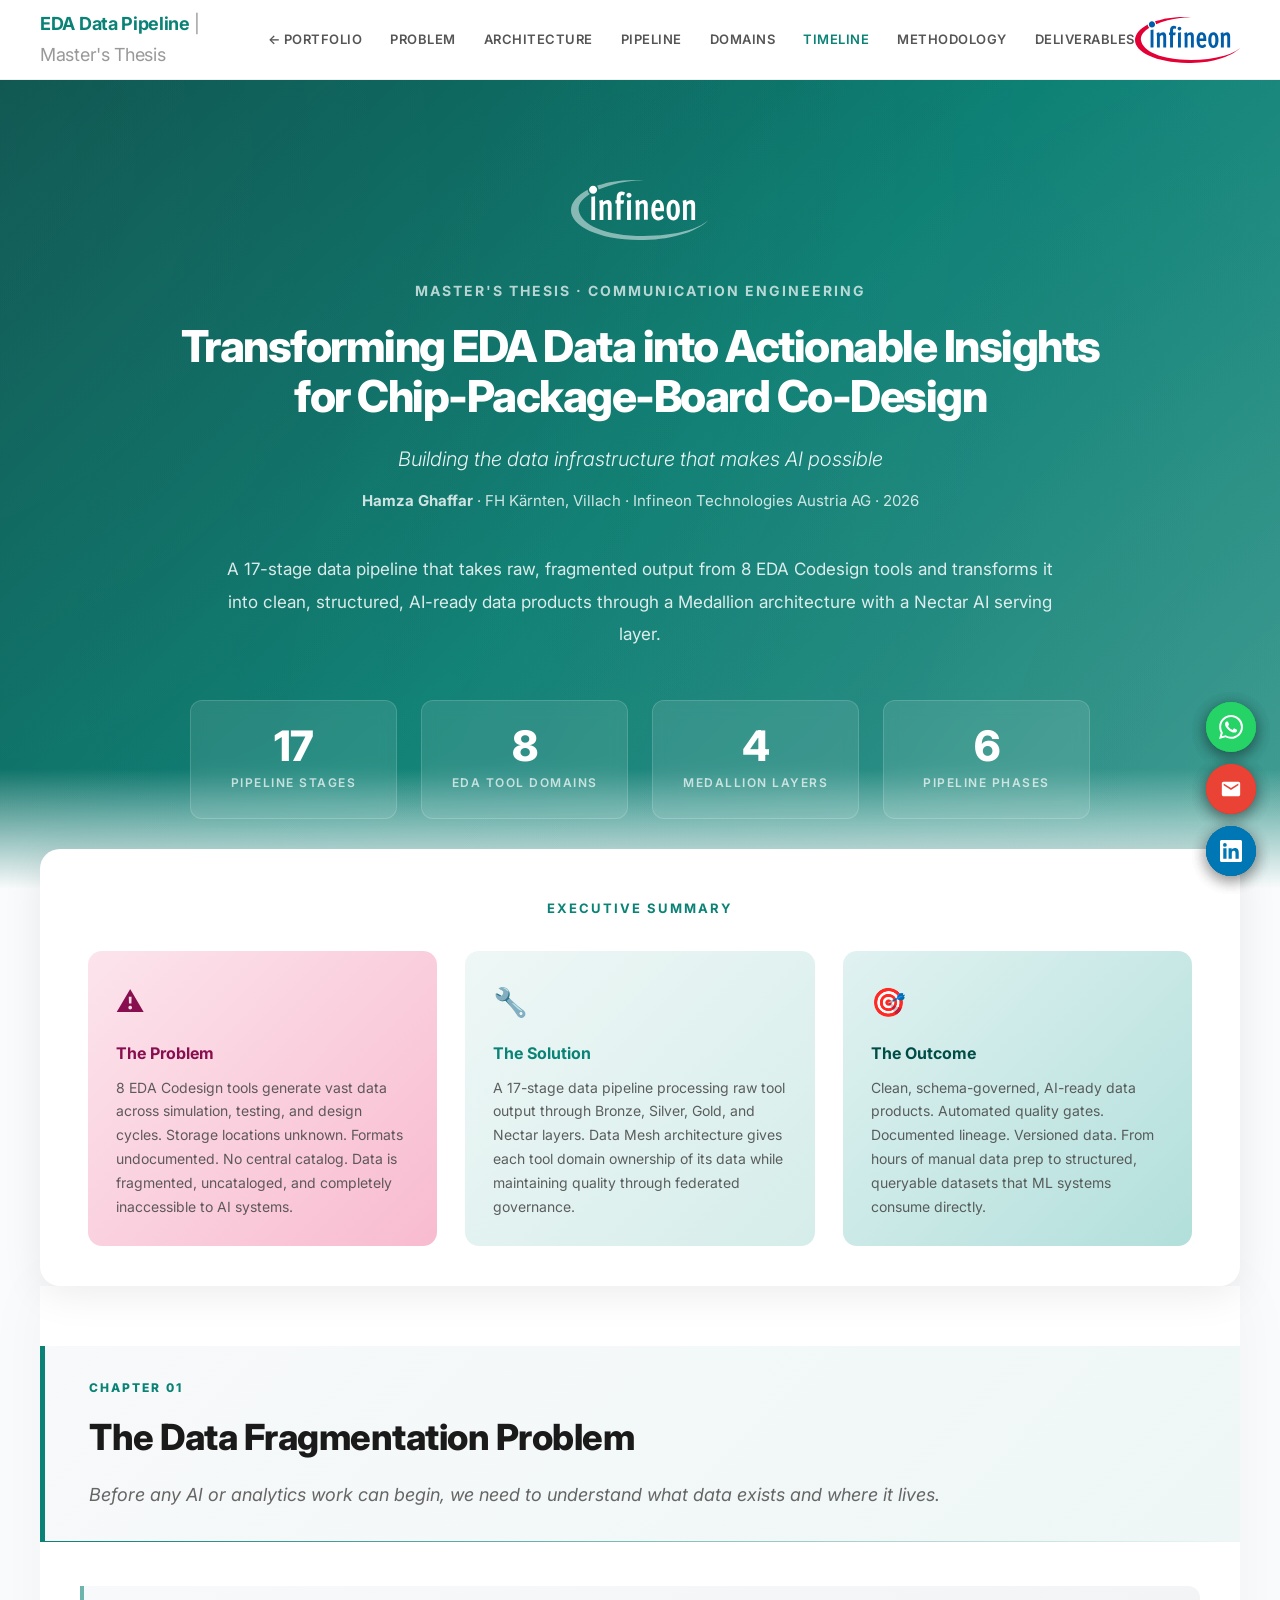
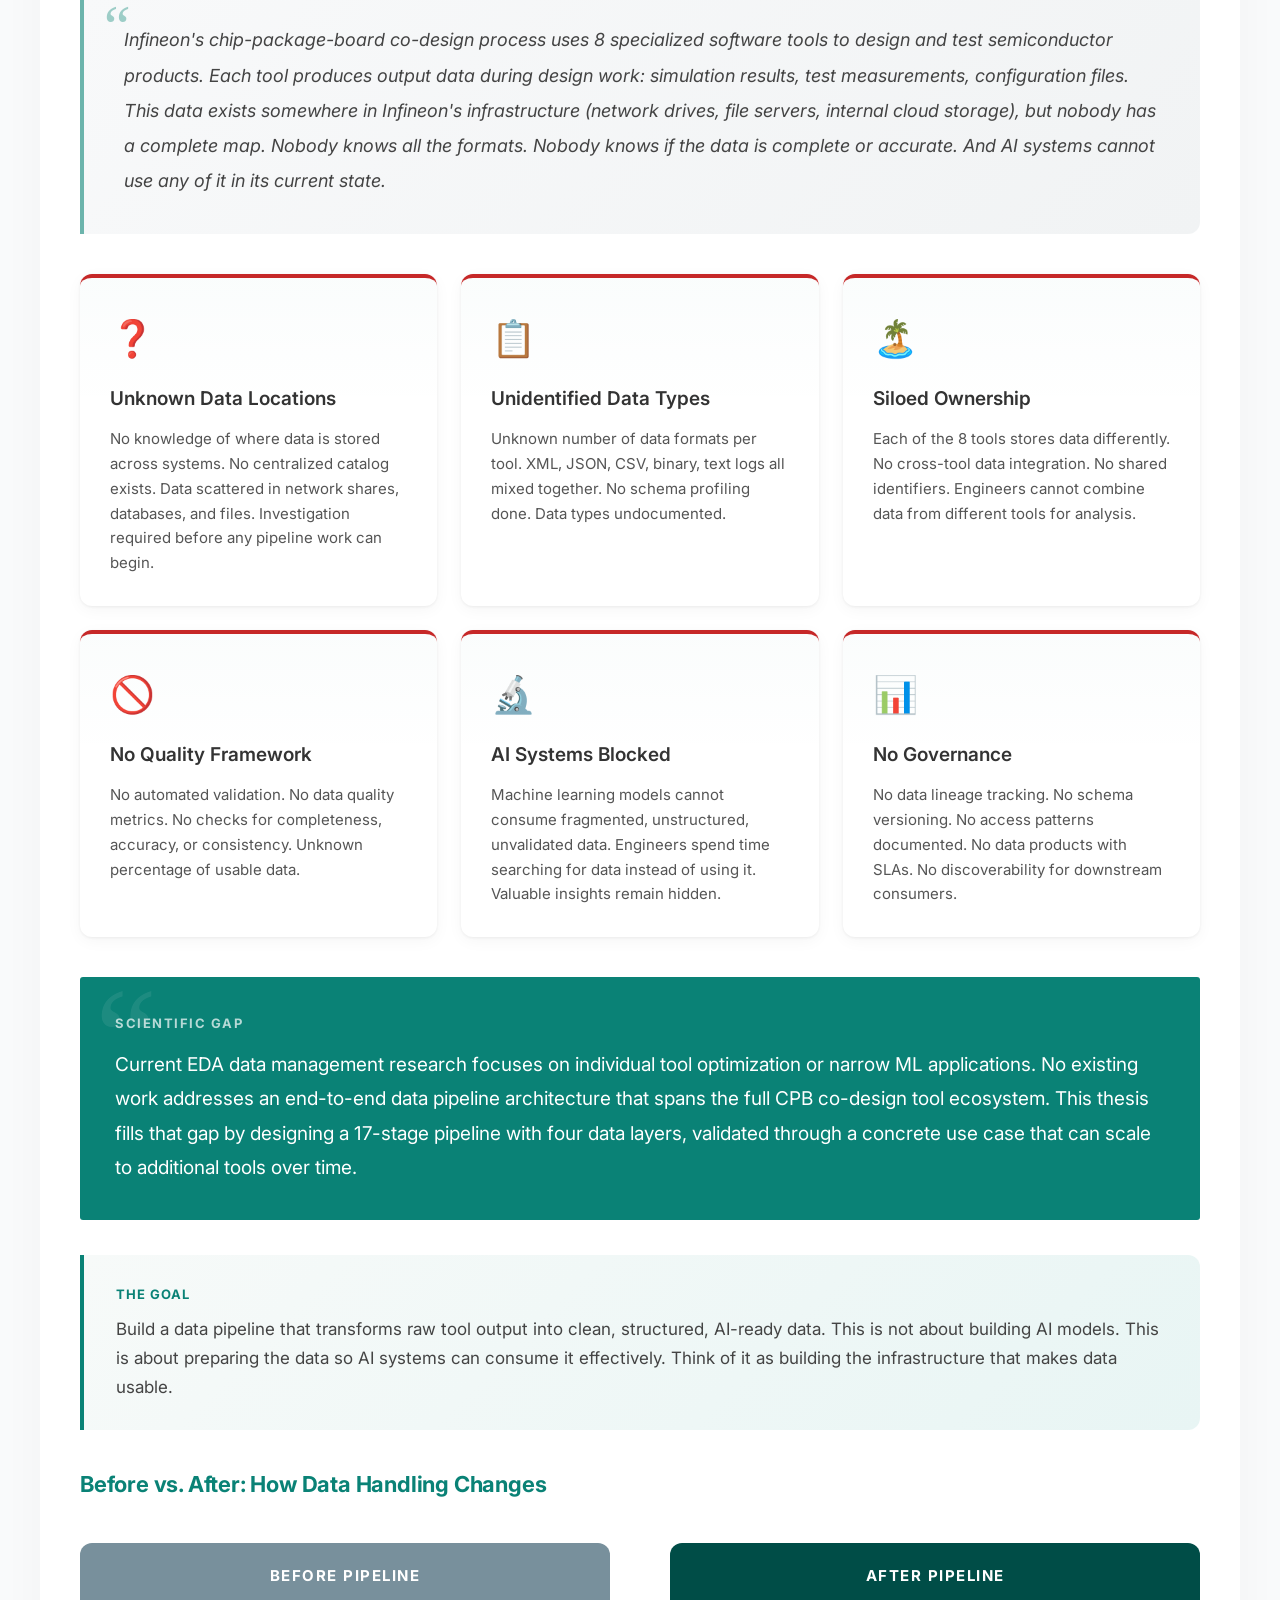
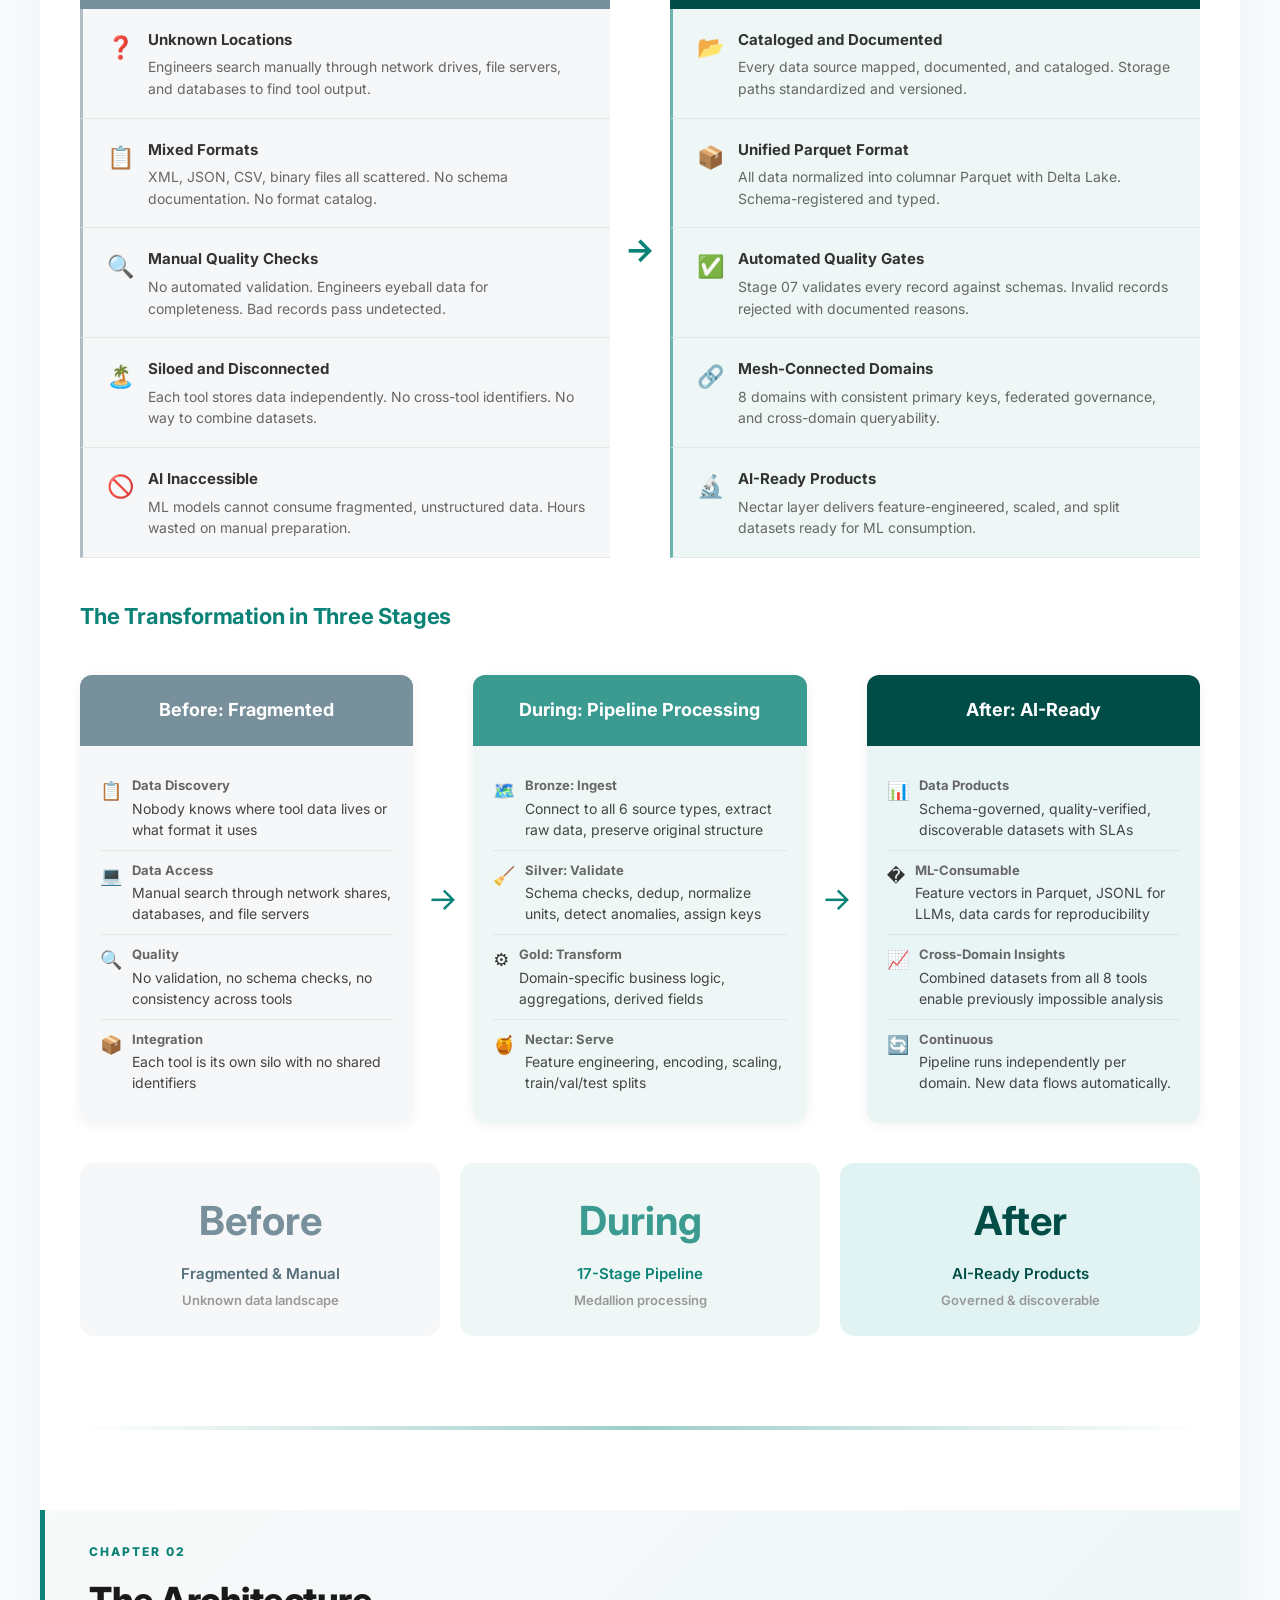
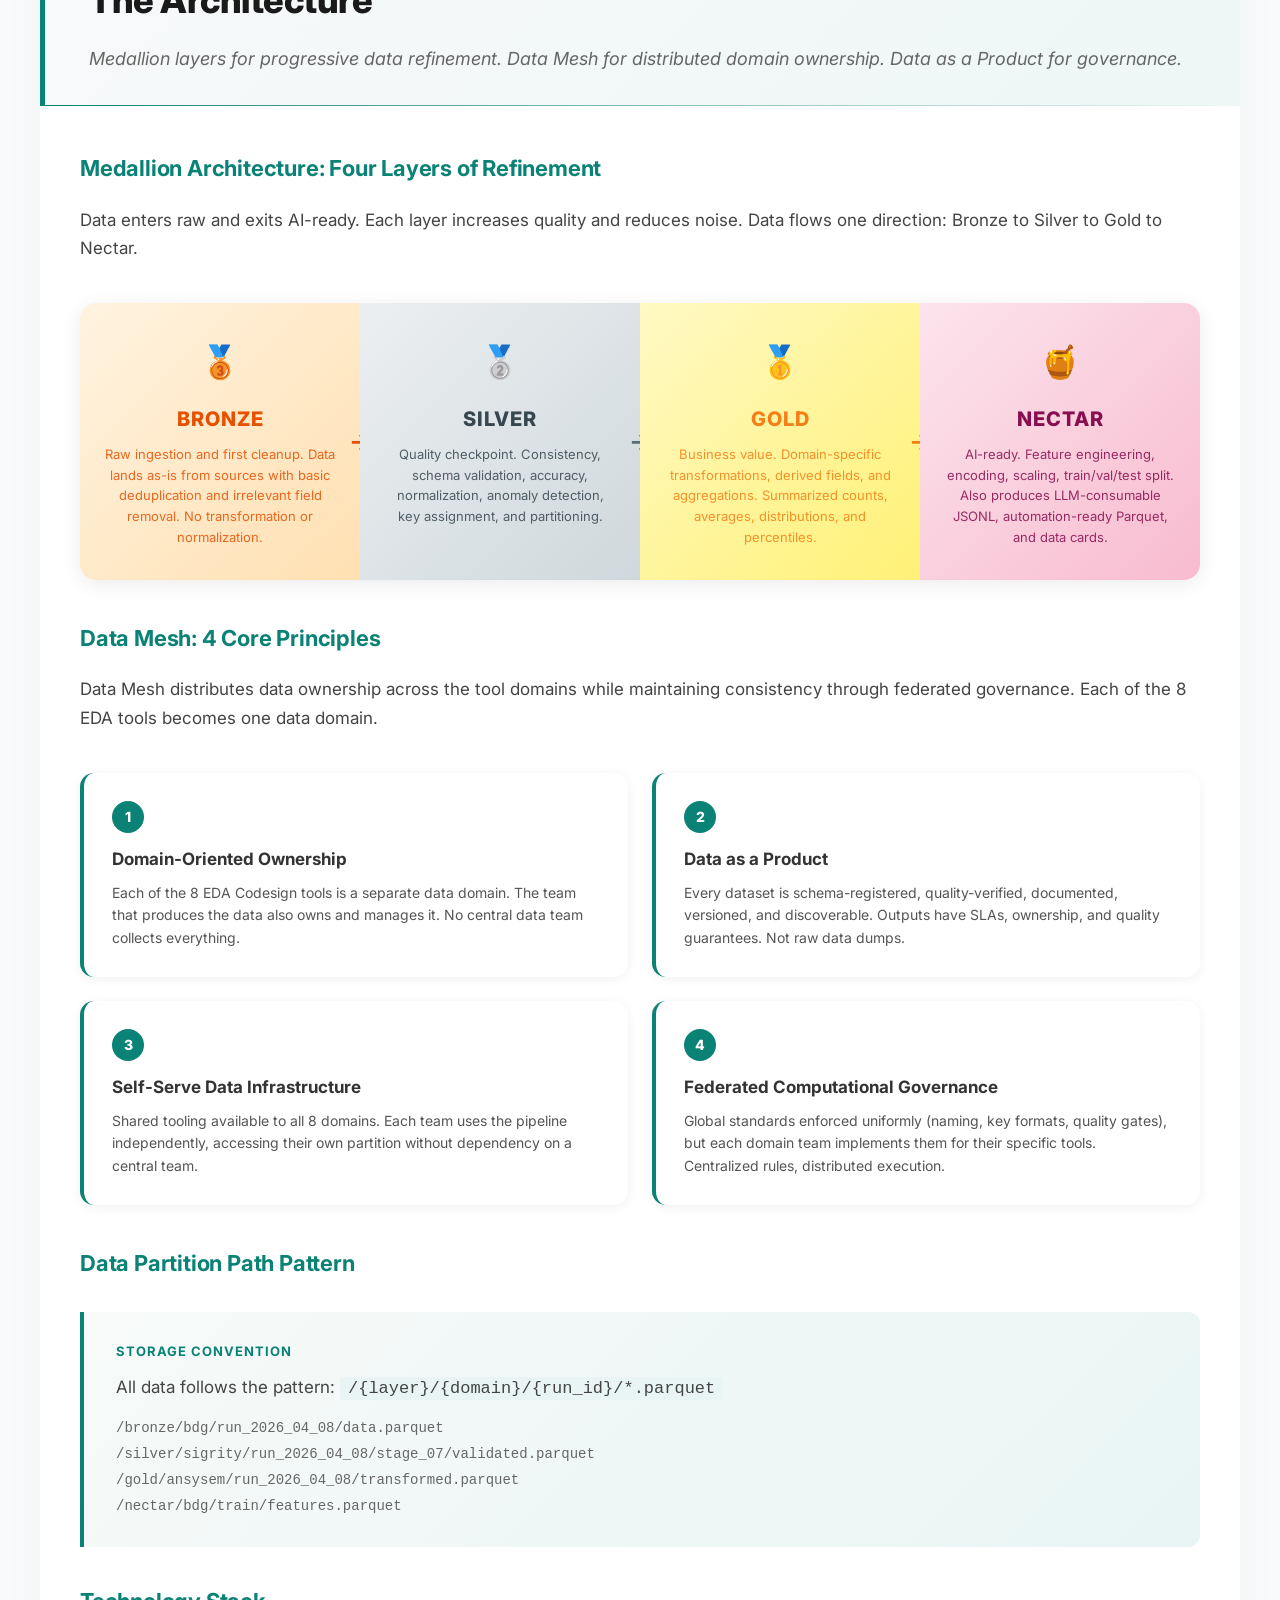
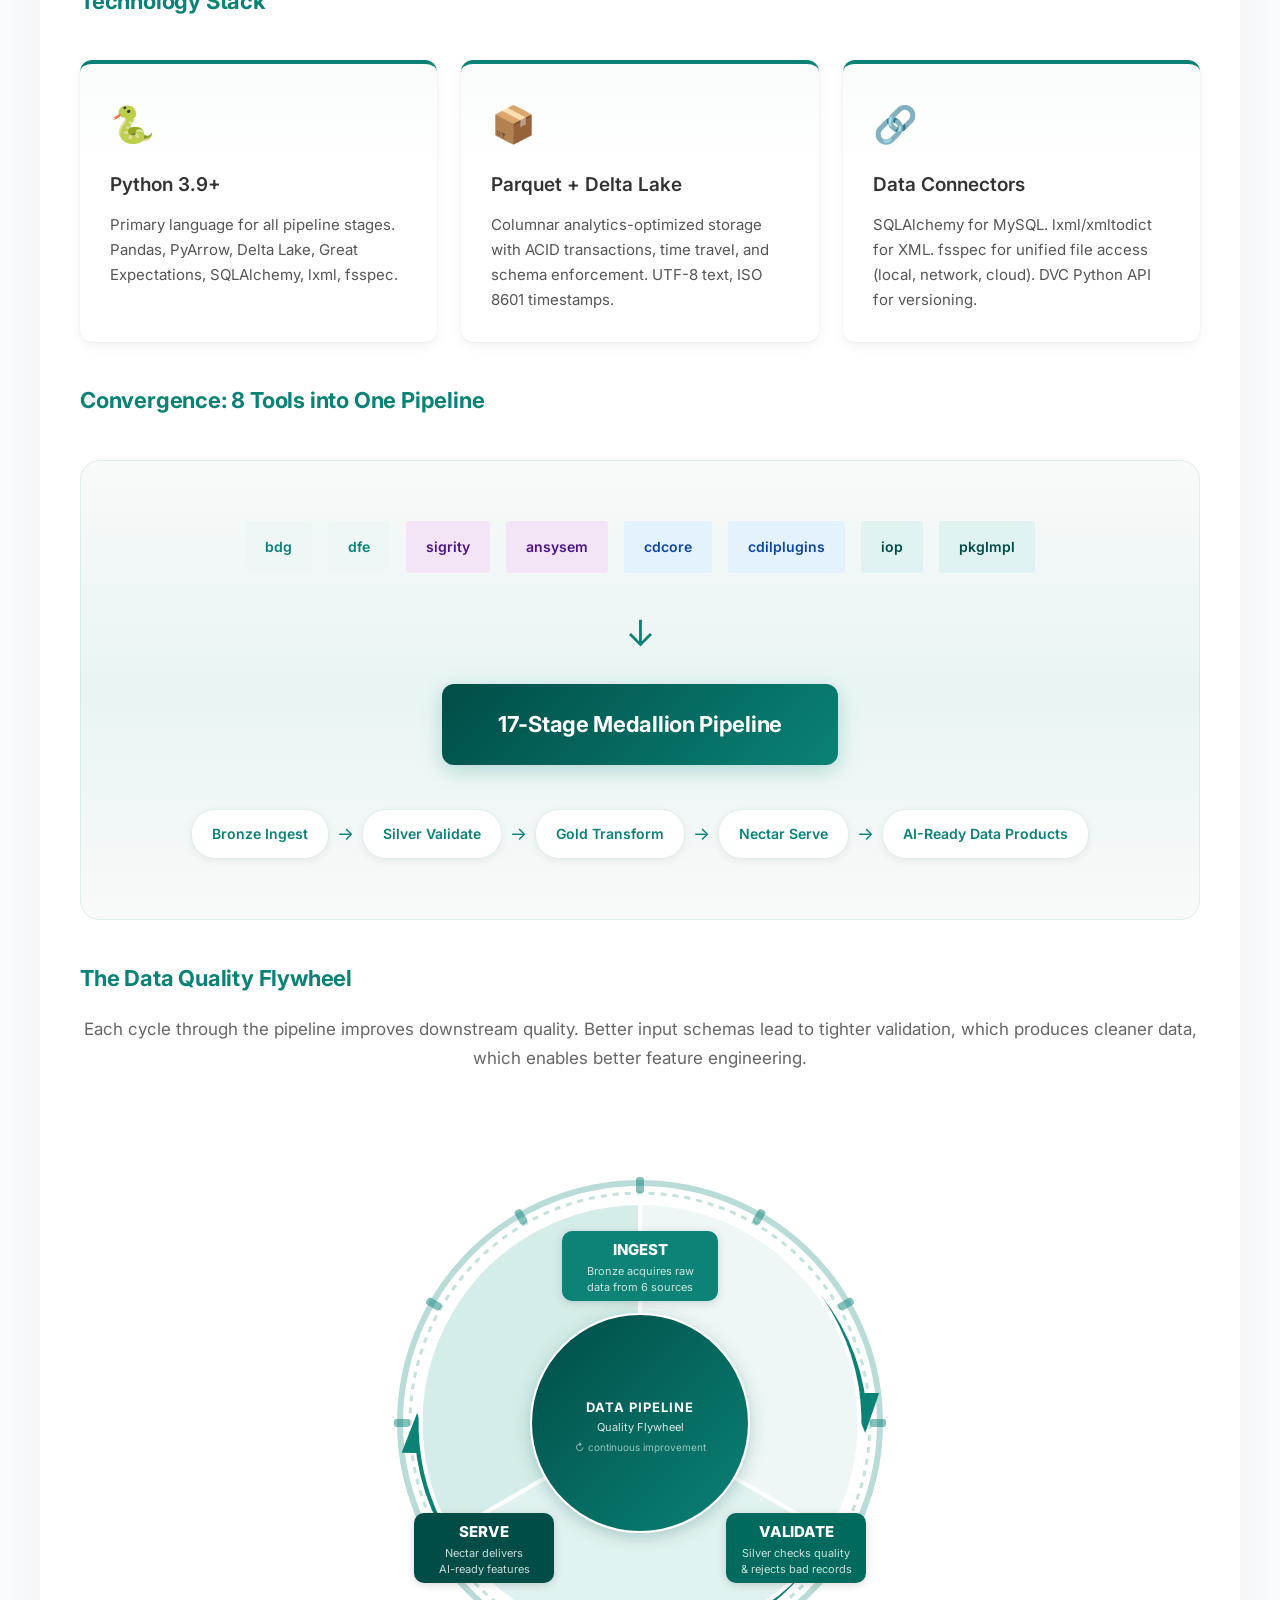
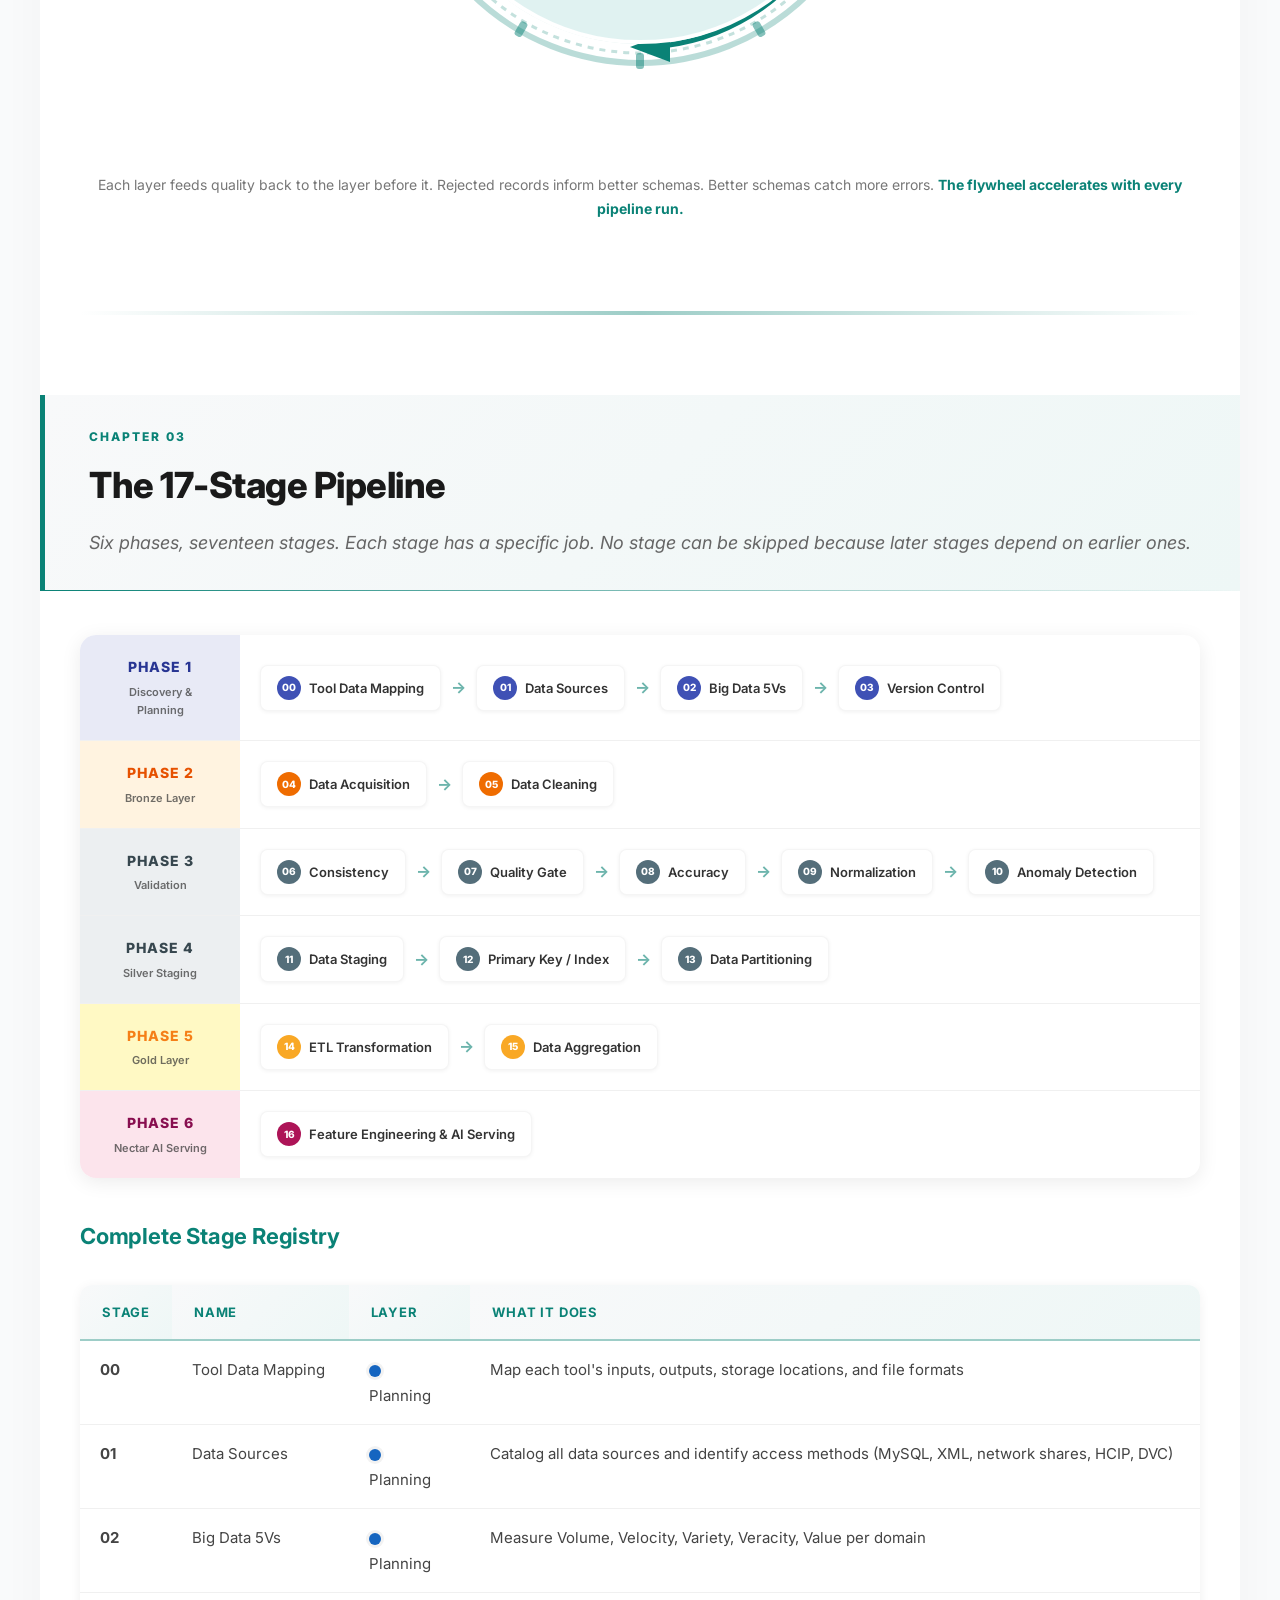
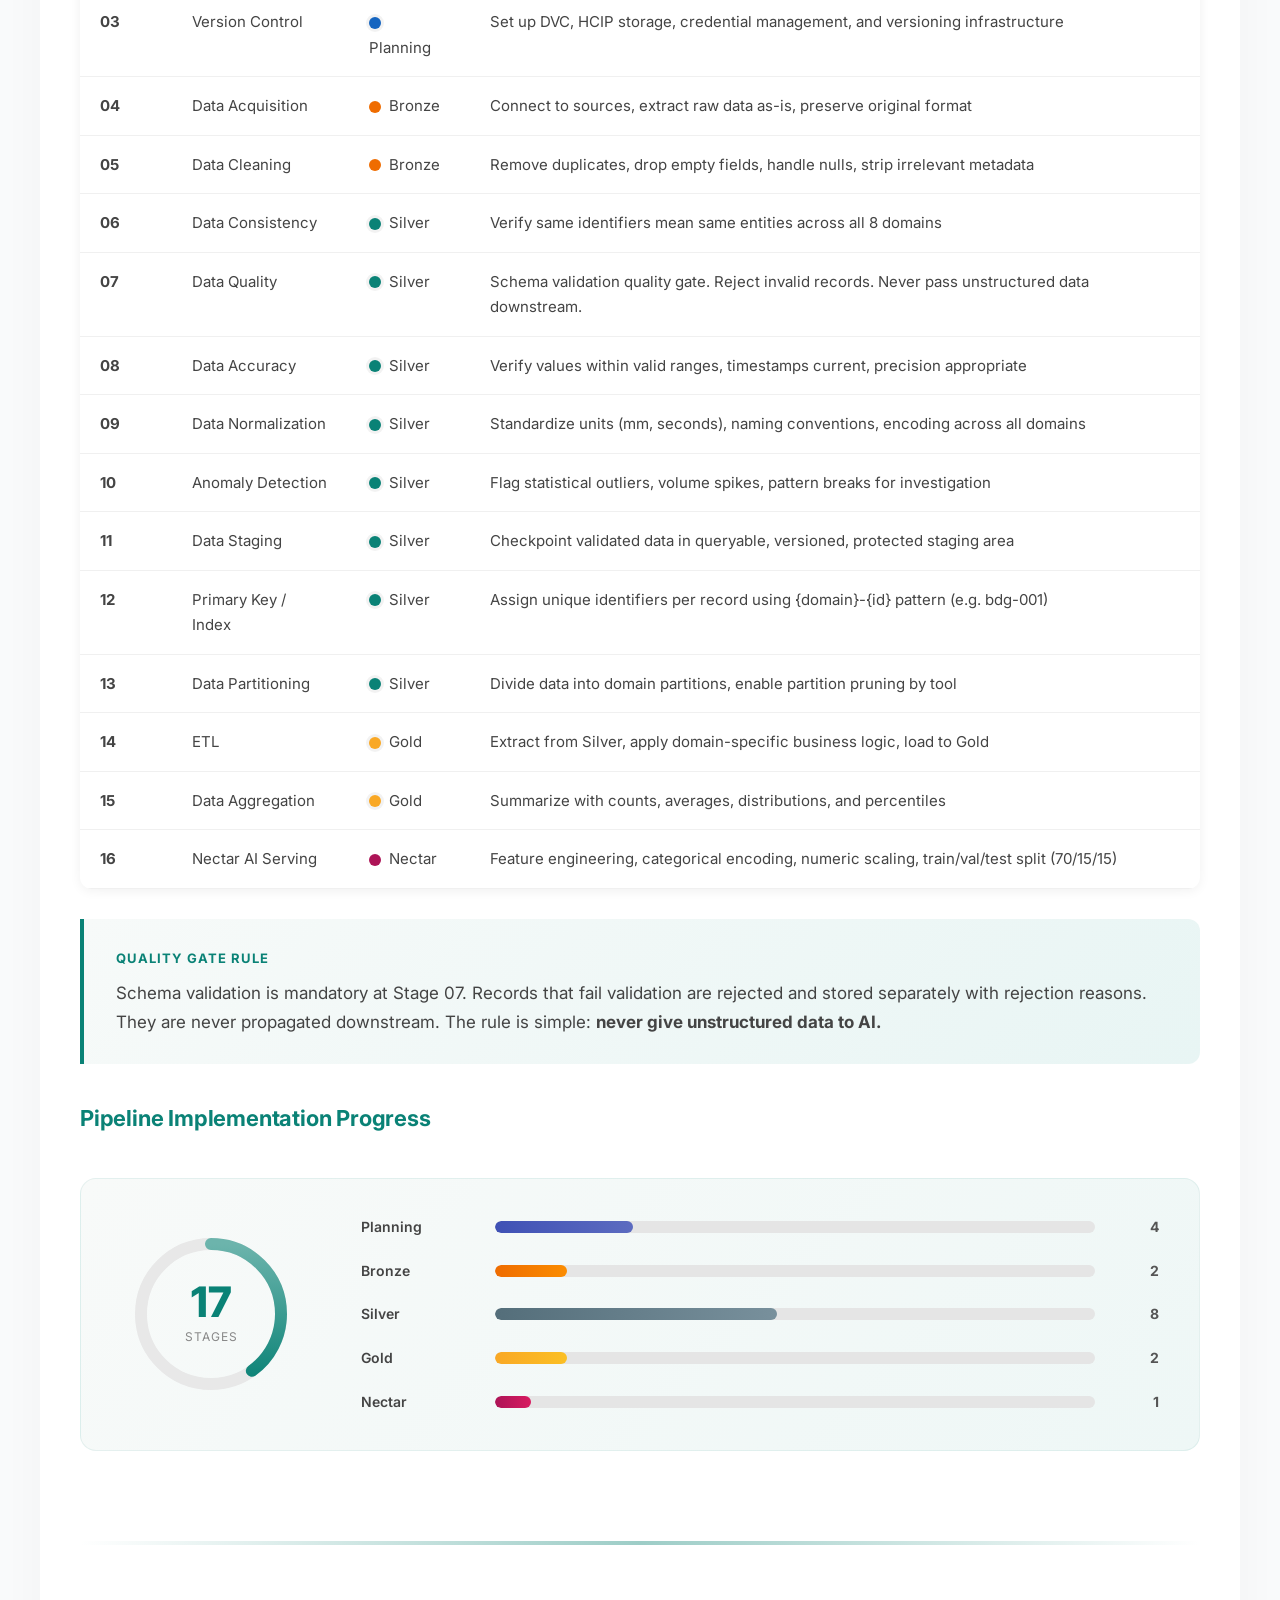
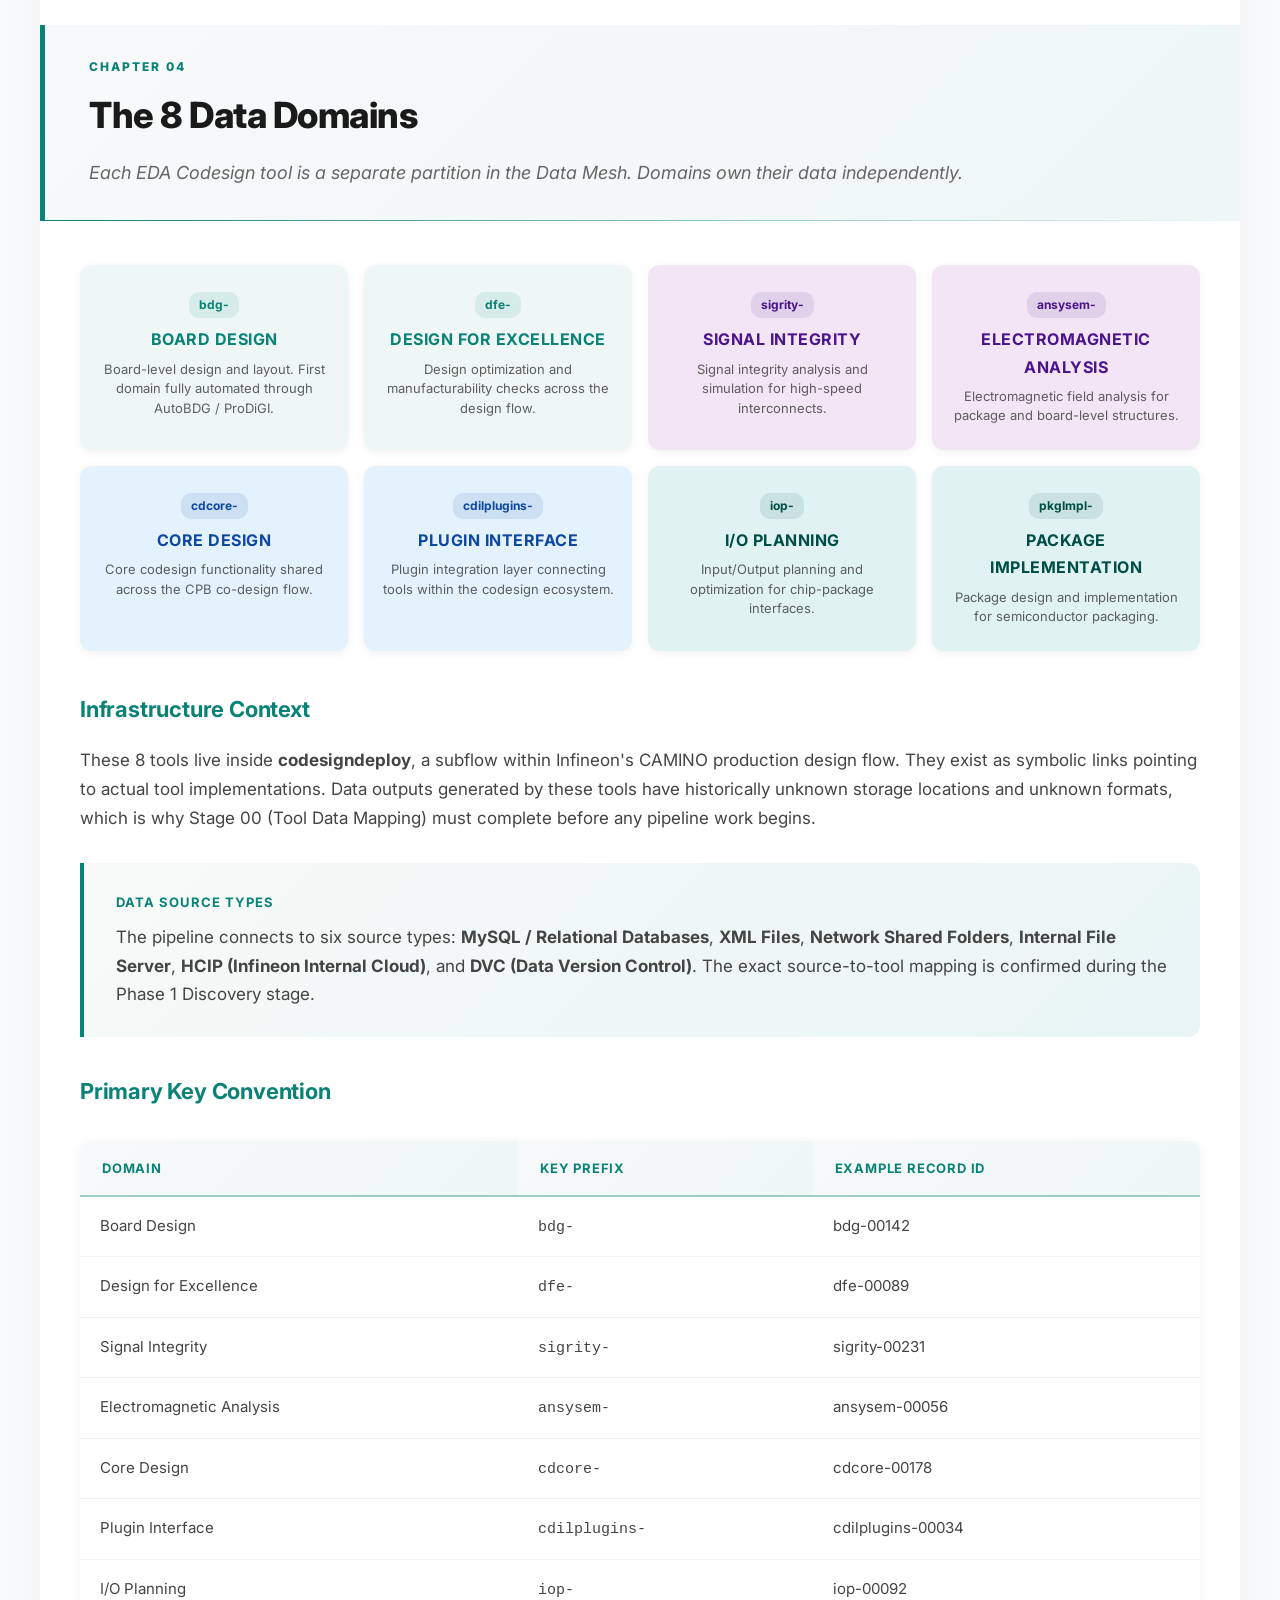
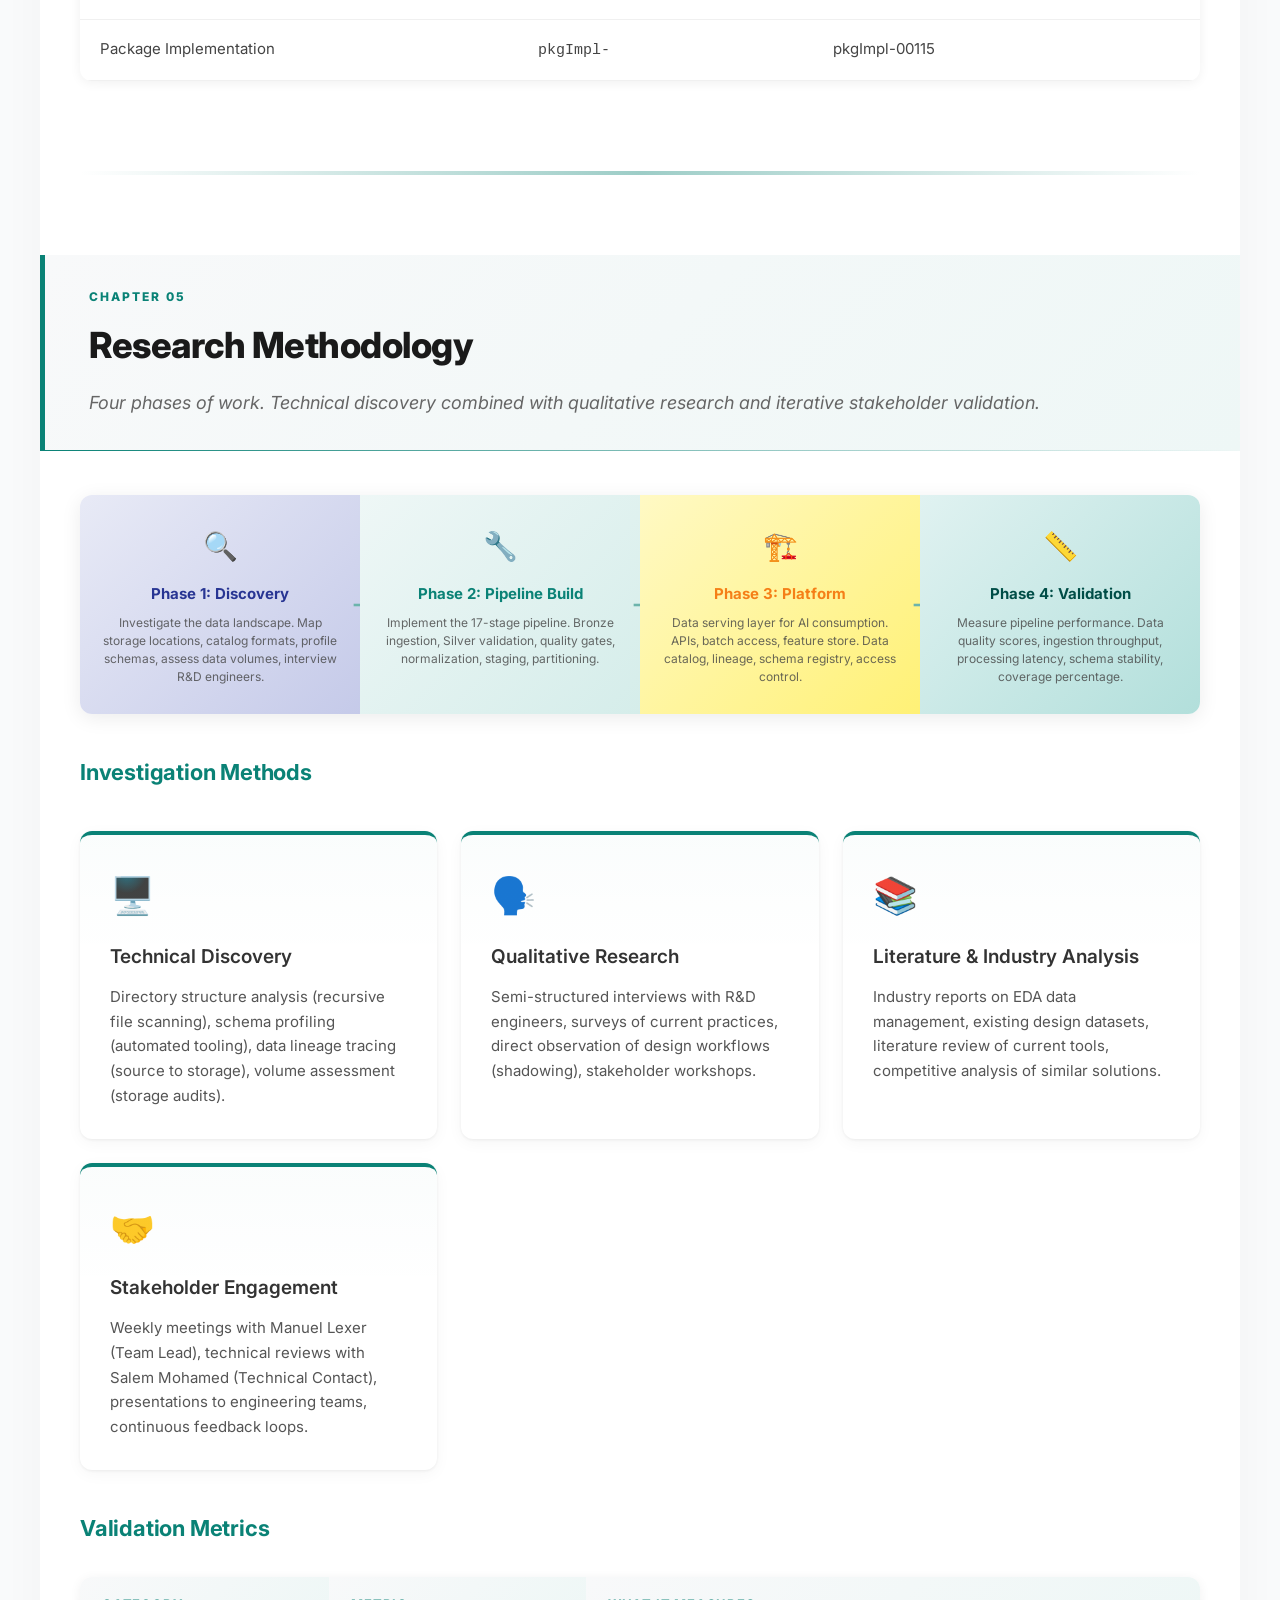
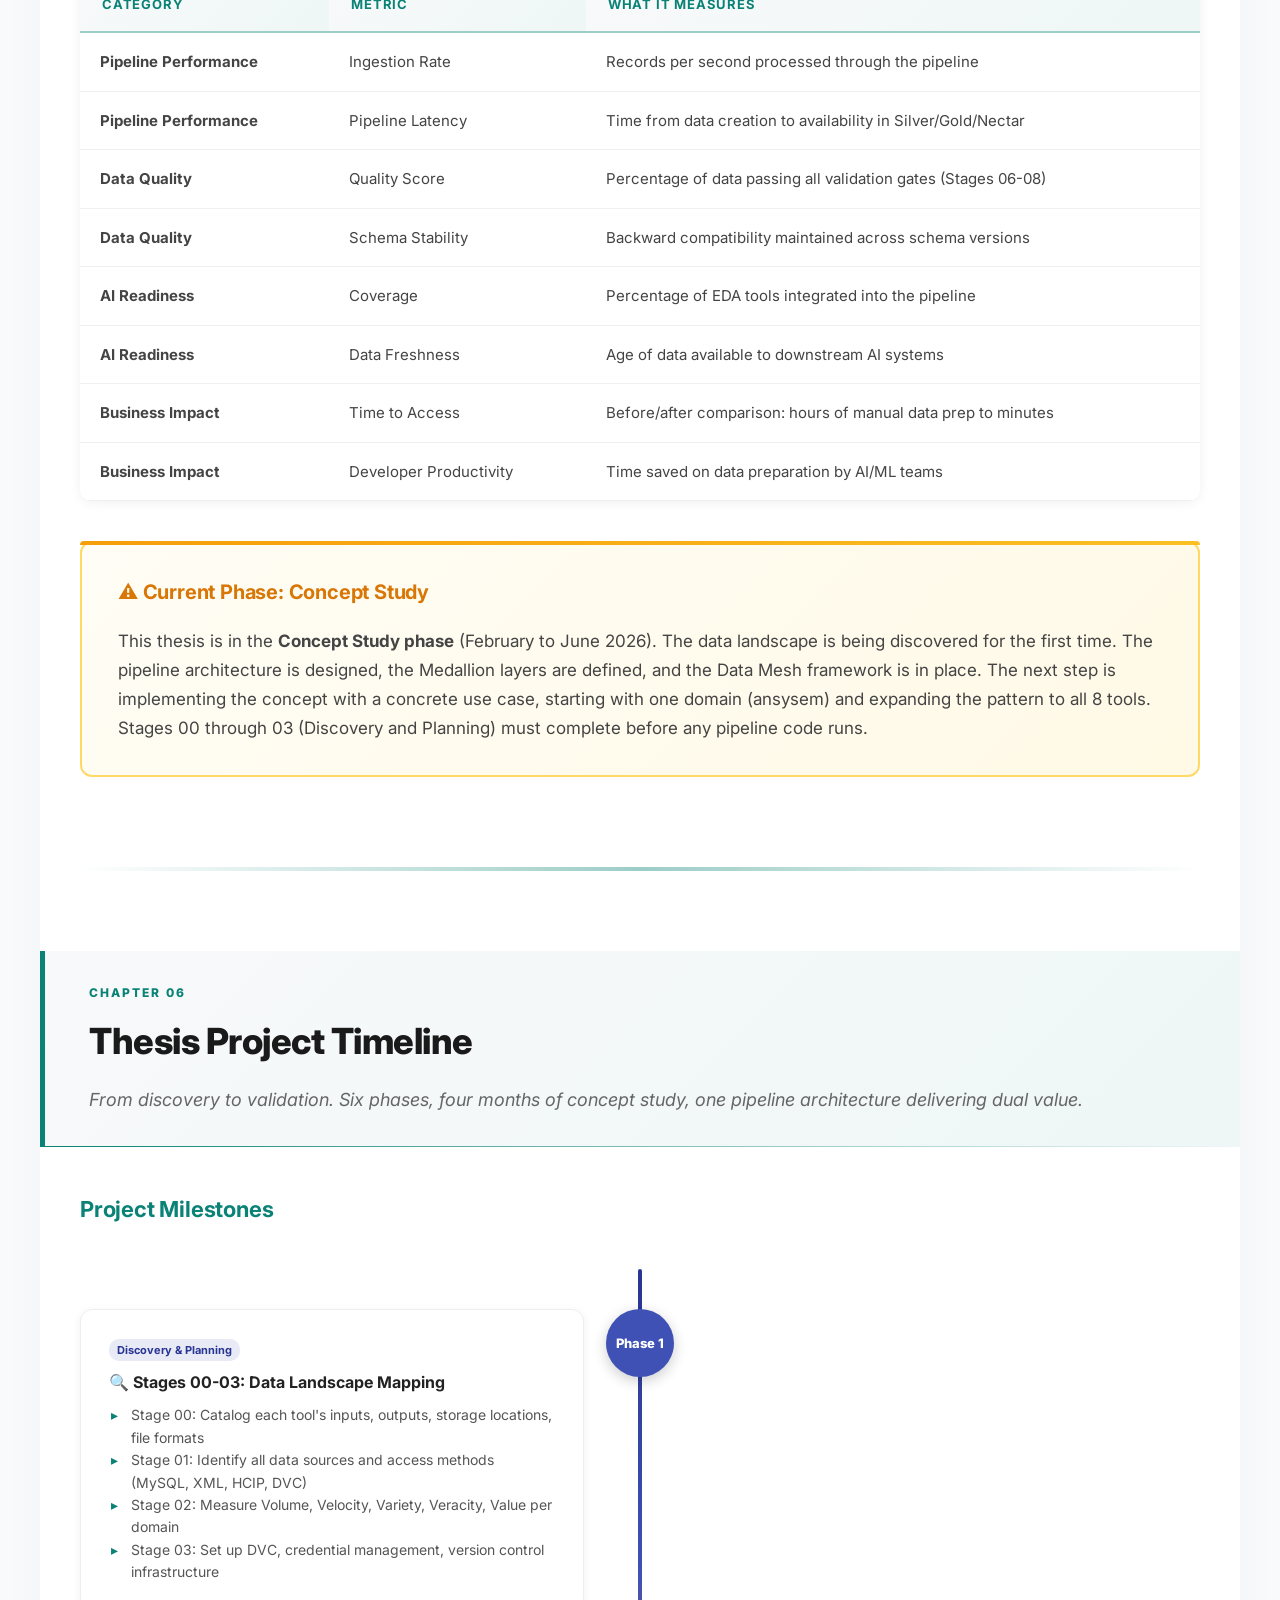
<file: thesis.html>
<!DOCTYPE html>
<html lang="en">
<head>
    <meta charset="UTF-8">
    <meta name="viewport" content="width=device-width, initial-scale=1.0">
    <title>Master's Thesis   EDA Data Pipeline for CPB Co-Design | Hamza Ghaffar</title>
    <link href="https://fonts.googleapis.com/css2?family=Inter:wght@300;400;600;700;800&display=swap" rel="stylesheet">
    <style>
        /* ── Infineon Teal Palette ── */
        :root {
            --teal-100: #0a8276;
            --teal-80: #3b9b91;
            --teal-60: #6cb4ac;
            --teal-40: #9dcdc7;
            --teal-dark: #004d47;
        }

        * { margin: 0; padding: 0; box-sizing: border-box; }
        html { scroll-behavior: smooth; }

        body {
            font-family: 'Inter', 'Source Sans 3', 'Segoe UI', system-ui, -apple-system, Arial, Helvetica, sans-serif;
            background-color: #fafbfc;
            color: #333333;
            line-height: 1.7;
            font-size: 17px;
            -webkit-font-smoothing: antialiased;
            -moz-osx-font-smoothing: grayscale;
        }

        /* ── Animations ── */
        @keyframes fadeInUp {
            from { opacity: 0; transform: translateY(30px); }
            to   { opacity: 1; transform: translateY(0); }
        }
        @keyframes fadeIn {
            from { opacity: 0; }
            to   { opacity: 1; }
        }
        @keyframes pulse {
            0%, 100% { box-shadow: 0 0 0 0 rgba(10,130,118,0.3); }
            50% { box-shadow: 0 0 0 12px rgba(10,130,118,0); }
        }

        /* ── Sticky Header ── */
        .sticky-header {
            position: sticky;
            top: 0;
            background-color: rgba(255,255,255,0.97);
            backdrop-filter: blur(12px);
            -webkit-backdrop-filter: blur(12px);
            border-bottom: 1px solid rgba(0,0,0,0.06);
            z-index: 100;
            padding: 15px 40px;
            display: flex;
            justify-content: space-between;
            align-items: center;
            height: 80px;
            transition: box-shadow 0.3s ease;
        }
        .sticky-header:hover { box-shadow: 0 2px 20px rgba(0,0,0,0.06); }
        .header-brand { font-size: 18px; font-weight: 700; color: #0a8276; letter-spacing: -0.3px; }
        .header-brand span { color: #999; font-weight: 400; }
        .nav-links { display: flex; gap: 28px; align-items: center; }
        .nav-links a {
            color: #555; text-decoration: none; font-weight: 600; font-size: 13px;
            transition: color 0.3s ease; white-space: nowrap; text-transform: uppercase;
            letter-spacing: 0.5px; padding: 6px 0; position: relative;
        }
        .nav-links a::after {
            content: ''; position: absolute; bottom: 0; left: 0; right: 0; height: 2px;
            background: var(--teal-100); transform: scaleX(0); transition: transform 0.3s ease; border-radius: 1px;
        }
        .nav-links a:hover { color: #0a8276; }
        .nav-links a:hover::after { transform: scaleX(1); }
        .logo-right { height: 46px; }
        .logo-right svg { height: 46px; width: auto; }

        /* ── Hero ── */
        .hero {
            background: linear-gradient(135deg, var(--teal-dark) 0%, var(--teal-100) 50%, var(--teal-80) 100%);
            color: #ffffff; padding: 100px 40px 70px; text-align: center;
            position: relative; overflow: hidden;
        }
        .hero::before {
            content: ''; position: absolute; top: -50%; left: -50%; width: 200%; height: 200%;
            background: radial-gradient(circle at 20% 30%, rgba(255,255,255,0.08) 0%, transparent 50%),
                        radial-gradient(circle at 80% 70%, rgba(255,255,255,0.05) 0%, transparent 50%),
                        radial-gradient(circle at 50% 50%, rgba(0,0,0,0.05) 0%, transparent 70%);
            pointer-events: none; animation: fadeIn 2s ease;
        }
        .hero::after {
            content: ''; position: absolute; bottom: 0; left: 0; right: 0; height: 120px;
            background: linear-gradient(to top, #fafbfc 0%, transparent 100%); pointer-events: none;
        }
        .hero-content { max-width: 960px; margin: 0 auto; position: relative; z-index: 1; }
        .hero-eyebrow {
            font-size: 14px; font-weight: 700; text-transform: uppercase;
            letter-spacing: 2px; margin-bottom: 18px; opacity: 0.7;
        }
        .hero h1 {
            font-size: 44px; font-weight: 800; margin-bottom: 20px;
            letter-spacing: -1.5px; line-height: 1.15; animation: fadeInUp 1s ease;
        }
        .hero-tagline {
            font-size: 20px; font-weight: 300; margin-bottom: 12px;
            color: rgba(255,255,255,0.9); font-style: italic; animation: fadeInUp 1.2s ease;
        }
        .hero-meta {
            font-size: 15px; margin-bottom: 40px; opacity: 0.8; animation: fadeInUp 1.3s ease;
        }
        .hero-meta strong { opacity: 1; }
        .hero-description {
            font-size: 17px; line-height: 1.9; max-width: 860px;
            margin: 0 auto; opacity: 0.85; animation: fadeInUp 1.4s ease;
        }
        .hero-kpi-strip {
            display: grid; grid-template-columns: repeat(4, 1fr); gap: 24px;
            max-width: 900px; margin: 50px auto 0; animation: fadeInUp 1.6s ease;
            position: relative; z-index: 1;
        }
        .hero-kpi {
            text-align: center; padding: 24px 12px;
            background: rgba(255,255,255,0.1); border-radius: 12px;
            backdrop-filter: blur(8px); border: 1px solid rgba(255,255,255,0.15);
            transition: transform 0.3s ease, background 0.3s ease;
        }
        .hero-kpi:hover { transform: translateY(-4px); background: rgba(255,255,255,0.18); }
        .hero-kpi-value {
            font-size: 42px; font-weight: 800; color: #fff;
            line-height: 1; margin-bottom: 6px; letter-spacing: -1px;
        }
        .hero-kpi-label {
            font-size: 12px; font-weight: 600; text-transform: uppercase;
            letter-spacing: 1.5px; color: rgba(255,255,255,0.7);
        }
        .hero-logo { margin-bottom: 30px; }
        .hero-logo svg { height: 60px; width: auto; filter: brightness(0) invert(1); }

        /* ── Container ── */
        .container {
            max-width: 1200px; margin: 0 auto; padding: 60px 40px;
            background: #fff; box-shadow: 0 0 60px rgba(0,0,0,0.04);
        }

        /* ── Section ── */
        .section { margin-bottom: 90px; animation: fadeIn 0.6s ease; }
        .section-header {
            background: linear-gradient(135deg, #f8f9fa 0%, #eef7f6 100%);
            padding: 32px 44px; margin: 0 -40px 44px -40px;
            border-left: 5px solid #0a8276; position: relative;
        }
        .section-header::after {
            content: ''; position: absolute; bottom: 0; left: 0; right: 0; height: 1px;
            background: linear-gradient(to right, #0a8276, transparent);
        }
        .section-number {
            color: #0a8276; font-size: 12px; font-weight: 800;
            margin-bottom: 8px; text-transform: uppercase; letter-spacing: 2px;
        }
        h2 { font-size: 36px; font-weight: 800; color: #1a1a1a; margin-bottom: 12px; letter-spacing: -0.5px; }
        .section-subtitle { font-size: 18px; color: #666; font-style: italic; }
        h3 { font-size: 22px; font-weight: 700; color: var(--teal-100); margin: 36px 0 18px 0; letter-spacing: -0.2px; }
        p { margin-bottom: 20px; color: #444; }

        /* ── Story Block ── */
        .story-block {
            background: linear-gradient(135deg, #f8f9fa 0%, #f1f3f4 100%);
            border-left: 4px solid var(--teal-60); padding: 36px 40px; margin: 30px 0;
            font-size: 18px; line-height: 1.95; color: #444; font-style: italic;
            border-radius: 0 12px 12px 0; position: relative;
        }
        .story-block::before {
            content: '\201C'; position: absolute; top: 10px; left: 14px;
            font-size: 60px; color: var(--teal-40); font-family: Georgia, serif; line-height: 1;
        }

        /* ── Cards ── */
        .card-grid {
            display: grid; grid-template-columns: repeat(auto-fit, minmax(280px, 1fr));
            gap: 24px; margin: 40px 0;
        }
        .card {
            background: #ffffff; border-radius: 12px; padding: 30px;
            box-shadow: 0 1px 3px rgba(0,0,0,0.06), 0 4px 16px rgba(0,0,0,0.04);
            transition: transform 0.3s ease, box-shadow 0.3s ease;
            border-top: 4px solid #0a8276; position: relative; overflow: hidden;
        }
        .card::before {
            content: ''; position: absolute; top: 0; left: 0; right: 0; height: 100%;
            background: linear-gradient(180deg, rgba(10,130,118,0.02) 0%, transparent 40%);
            pointer-events: none;
        }
        .card:hover { transform: translateY(-6px); box-shadow: 0 8px 30px rgba(0,0,0,0.1); }
        .card-icon { font-size: 36px; margin-bottom: 14px; }
        .card h4 { font-size: 19px; font-weight: 600; color: #333; margin-bottom: 12px; }
        .card p { font-size: 15px; color: #555; margin-bottom: 0; line-height: 1.65; }
        .card-status {
            display: inline-block; font-size: 11px; font-weight: 700; padding: 5px 14px;
            border-radius: 20px; margin-bottom: 14px; text-transform: uppercase; letter-spacing: 0.8px;
        }
        .status-bronze { background: linear-gradient(135deg, #fff3e0, #ffe0b2); color: #e65100; }
        .status-silver { background: linear-gradient(135deg, #eceff1, #cfd8dc); color: #37474f; }
        .status-gold   { background: linear-gradient(135deg, #fff9c4, #fff176); color: #f57f17; }
        .status-nectar { background: linear-gradient(135deg, #fce4ec, #f8bbd0); color: #880e4f; }
        .status-planning { background: linear-gradient(135deg, #e8eaf6, #c5cae9); color: #283593; }

        /* ── Vision Box ── */
        .vision-box {
            background: #0a8276; color: #ffffff; padding: 35px; margin: 35px 0;
            border-radius: 3px; position: relative; overflow: hidden;
        }
        .vision-box::before {
            content: '\201C'; position: absolute; top: -10px; left: 15px;
            font-size: 140px; opacity: 0.08; font-family: Georgia, serif; line-height: 1;
        }
        .vision-label {
            font-weight: 700; font-size: 13px; margin-bottom: 14px;
            text-transform: uppercase; letter-spacing: 1.5px; opacity: 0.7;
        }
        .vision-box p { color: #ffffff; font-size: 19px; line-height: 1.8; position: relative; z-index: 1; margin: 0; }

        /* ── Insight Box ── */
        .insight-box {
            background: linear-gradient(135deg, #f7faf9 0%, #e8f5f4 100%);
            border-left: 4px solid #0a8276; padding: 28px 32px; margin: 30px 0;
            border-radius: 0 12px 12px 0;
        }
        .insight-label {
            font-weight: 700; color: #0a8276; font-size: 13px; margin-bottom: 10px;
            text-transform: uppercase; letter-spacing: 1px;
        }
        .insight-box p { margin: 0; color: #444; }

        /* ── Status Table ── */
        .status-table {
            width: 100%; border-collapse: separate; border-spacing: 0;
            margin: 30px 0; border-radius: 12px; overflow: hidden;
            box-shadow: 0 2px 12px rgba(0,0,0,0.06);
        }
        .status-table th {
            background: linear-gradient(135deg, #f8f9fa, #eef7f6);
            padding: 16px 22px; text-align: left; font-weight: 700; font-size: 13px;
            text-transform: uppercase; letter-spacing: 0.8px; color: var(--teal-100);
            border-bottom: 2px solid var(--teal-40);
        }
        .status-table td {
            padding: 16px 20px; border-bottom: 1px solid #f0f0f0;
            font-size: 15px; color: #444; vertical-align: top;
        }
        .status-table tr:hover { background: #fafafa; }
        .status-dot {
            display: inline-block; width: 12px; height: 12px; border-radius: 50%;
            margin-right: 8px; vertical-align: middle; box-shadow: 0 0 0 3px rgba(0,0,0,0.05);
        }
        .dot-green  { background: var(--teal-100); }
        .dot-yellow { background: #f9a825; }
        .dot-red    { background: #c62828; }
        .dot-blue   { background: #1565c0; }

        /* ── Domains Bar ── */
        .domains-grid {
            display: grid; grid-template-columns: repeat(4, 1fr);
            gap: 16px; margin: 40px 0;
        }
        .domain-card {
            padding: 24px 18px; text-align: center; border-radius: 12px;
            transition: transform 0.3s ease, box-shadow 0.3s ease;
            box-shadow: 0 2px 8px rgba(0,0,0,0.06);
        }
        .domain-card:hover { transform: translateY(-4px); box-shadow: 0 6px 20px rgba(0,0,0,0.1); }
        .domain-card h4 {
            font-size: 16px; font-weight: 700; margin-bottom: 6px;
            text-transform: uppercase; letter-spacing: 0.5px;
        }
        .domain-card .domain-key {
            font-size: 12px; font-weight: 700; padding: 3px 10px;
            border-radius: 10px; display: inline-block; margin-bottom: 8px;
        }
        .domain-card p { font-size: 13px; margin: 0; line-height: 1.5; opacity: 0.85; }

        .domain-pkg  { background: #eef7f6; color: #0a8276; }
        .domain-pkg h4, .domain-pkg .domain-key { color: #0a8276; }
        .domain-pkg .domain-key { background: rgba(10,130,118,0.1); }
        .domain-sim  { background: #f3e5f5; color: #4a148c; }
        .domain-sim h4, .domain-sim .domain-key { color: #4a148c; }
        .domain-sim .domain-key { background: rgba(74,20,140,0.1); }
        .domain-core { background: #e3f2fd; color: #0d47a1; }
        .domain-core h4, .domain-core .domain-key { color: #0d47a1; }
        .domain-core .domain-key { background: rgba(13,71,161,0.1); }
        .domain-io   { background: #e0f2f1; color: #004d47; }
        .domain-io h4, .domain-io .domain-key { color: #004d47; }
        .domain-io .domain-key { background: rgba(0,77,71,0.1); }

        /* ── Pipeline Flow ── */
        .pipeline-flow {
            display: flex; flex-direction: column; gap: 0;
            margin: 40px 0; border-radius: 16px; overflow: hidden;
            box-shadow: 0 4px 20px rgba(0,0,0,0.08);
        }
        .pipeline-phase {
            display: grid; grid-template-columns: 160px 1fr;
            border-bottom: 1px solid rgba(0,0,0,0.06);
        }
        .pipeline-phase:last-child { border-bottom: none; }
        .phase-label {
            padding: 20px 24px; display: flex; flex-direction: column;
            justify-content: center; align-items: center; text-align: center;
        }
        .phase-label h4 {
            font-size: 14px; font-weight: 800; text-transform: uppercase;
            letter-spacing: 1px; margin-bottom: 4px;
        }
        .phase-label .phase-stages {
            font-size: 11px; font-weight: 600; opacity: 0.7;
        }
        .phase-steps {
            display: flex; flex-wrap: wrap; gap: 10px; padding: 16px 20px;
            align-items: center;
        }
        .phase-step {
            background: #fff; padding: 10px 16px; border-radius: 8px;
            font-size: 13px; font-weight: 600; display: flex; align-items: center; gap: 8px;
            box-shadow: 0 1px 4px rgba(0,0,0,0.06); border: 1px solid rgba(0,0,0,0.04);
            transition: transform 0.2s ease;
        }
        .phase-step:hover { transform: translateY(-2px); }
        .phase-step-num {
            width: 24px; height: 24px; border-radius: 50%; display: flex;
            align-items: center; justify-content: center; font-size: 10px;
            font-weight: 800; color: #fff; flex-shrink: 0;
        }
        .phase-arrow { color: var(--teal-60); font-size: 16px; font-weight: 700; }

        .phase-planning .phase-label { background: #e8eaf6; }
        .phase-planning .phase-label h4 { color: #283593; }
        .phase-planning .phase-step-num { background: #3f51b5; }

        .phase-bronze .phase-label { background: #fff3e0; }
        .phase-bronze .phase-label h4 { color: #e65100; }
        .phase-bronze .phase-step-num { background: #ef6c00; }

        .phase-silver .phase-label { background: #eceff1; }
        .phase-silver .phase-label h4 { color: #37474f; }
        .phase-silver .phase-step-num { background: #546e7a; }

        .phase-gold .phase-label { background: #fff9c4; }
        .phase-gold .phase-label h4 { color: #f57f17; }
        .phase-gold .phase-step-num { background: #f9a825; }

        .phase-nectar .phase-label { background: #fce4ec; }
        .phase-nectar .phase-label h4 { color: #880e4f; }
        .phase-nectar .phase-step-num { background: #ad1457; }

        /* ── Medallion Layers Visual ── */
        .medallion-layers {
            display: grid; grid-template-columns: repeat(4, 1fr);
            gap: 0; margin: 40px 0; border-radius: 16px; overflow: hidden;
            box-shadow: 0 4px 20px rgba(0,0,0,0.08);
        }
        .medallion-layer {
            padding: 32px 24px; text-align: center;
            transition: transform 0.3s ease;
            position: relative;
        }
        .medallion-layer::after {
            content: '→'; position: absolute; right: -12px; top: 50%;
            transform: translateY(-50%); font-size: 24px; font-weight: 700;
            z-index: 2;
        }
        .medallion-layer:last-child::after { content: ''; }
        .medallion-layer h4 {
            font-size: 20px; font-weight: 800; margin-bottom: 8px;
            text-transform: uppercase; letter-spacing: 1px;
        }
        .medallion-layer .layer-desc {
            font-size: 13px; line-height: 1.6; opacity: 0.85;
        }
        .medallion-layer .layer-icon { font-size: 32px; margin-bottom: 12px; }

        .layer-bronze { background: linear-gradient(135deg, #fff3e0, #ffe0b2); color: #e65100; }
        .layer-bronze::after { color: #e65100; }
        .layer-silver { background: linear-gradient(135deg, #eceff1, #cfd8dc); color: #37474f; }
        .layer-silver::after { color: #546e7a; }
        .layer-gold { background: linear-gradient(135deg, #fff9c4, #fff176); color: #f57f17; }
        .layer-gold::after { color: #f57f17; }
        .layer-nectar { background: linear-gradient(135deg, #fce4ec, #f8bbd0); color: #880e4f; }

        /* ── Capabilities List ── */
        .capabilities-list {
            background: #f7f7f7; padding: 28px 30px; margin: 30px 0; border-radius: 3px;
        }
        .capabilities-list h4 { font-size: 18px; font-weight: 600; color: #333; margin-bottom: 18px; }
        .capabilities-list ul { list-style: none; padding: 0; }
        .capabilities-list li {
            padding: 12px 0; padding-left: 28px; position: relative;
            color: #444; border-bottom: 1px solid #e5e5e5; font-size: 16px;
        }
        .capabilities-list li:last-child { border-bottom: none; }
        .capabilities-list li::before {
            content: '✓'; position: absolute; left: 0; color: #0a8276;
            font-weight: 700; font-size: 17px;
        }
        .capabilities-list li strong { color: #0a8276; }

        /* ── Data Mesh Principles ── */
        .mesh-grid {
            display: grid; grid-template-columns: repeat(2, 1fr);
            gap: 24px; margin: 40px 0;
        }
        .mesh-card {
            background: #fff; border-radius: 14px; padding: 28px;
            box-shadow: 0 2px 12px rgba(0,0,0,0.06);
            border-left: 4px solid var(--teal-100);
            transition: transform 0.3s ease;
        }
        .mesh-card:hover { transform: translateY(-4px); }
        .mesh-card .mesh-num {
            display: inline-flex; width: 32px; height: 32px; border-radius: 50%;
            background: var(--teal-100); color: #fff; align-items: center;
            justify-content: center; font-weight: 800; font-size: 14px; margin-bottom: 12px;
        }
        .mesh-card h4 { font-size: 17px; font-weight: 700; color: #333; margin-bottom: 8px; }
        .mesh-card p { font-size: 14px; color: #555; margin: 0; line-height: 1.6; }

        /* ── Executive Summary ── */
        .exec-summary {
            max-width: 1200px; margin: -40px auto 0; padding: 48px 48px 40px;
            background: #fff; border-radius: 20px;
            box-shadow: 0 8px 40px rgba(0,0,0,0.08); position: relative; z-index: 2;
        }
        .exec-summary-title {
            text-align: center; font-size: 13px; font-weight: 700;
            color: var(--teal-100); text-transform: uppercase;
            letter-spacing: 2px; margin-bottom: 32px;
        }
        .exec-grid { display: grid; grid-template-columns: repeat(3, 1fr); gap: 28px; }
        .exec-card {
            padding: 28px; border-radius: 14px; position: relative;
            overflow: hidden; transition: transform 0.3s ease;
        }
        .exec-card:hover { transform: translateY(-4px); }
        .exec-card-icon { font-size: 28px; margin-bottom: 14px; }
        .exec-card h4 { font-size: 16px; font-weight: 700; margin-bottom: 8px; }
        .exec-card p { font-size: 14px; line-height: 1.7; margin: 0; opacity: 0.85; }
        .exec-problem  { background: linear-gradient(135deg, #fce4ec, #f8bbd0); color: #880e4f; }
        .exec-problem h4 { color: #880e4f; }
        .exec-solution { background: linear-gradient(135deg, #eef7f6, #d5edea); color: #0a8276; }
        .exec-solution h4 { color: #0a8276; }
        .exec-outcome  { background: linear-gradient(135deg, #e0f2f1, #b2dfdb); color: #004d47; }
        .exec-outcome h4 { color: #004d47; }

        /* ── Deliverables Grid ── */
        .deliverables-grid {
            display: grid; grid-template-columns: 1fr 1fr; gap: 32px; margin: 40px 0;
        }
        .deliverables-column {
            border-radius: 16px; overflow: hidden;
            box-shadow: 0 2px 16px rgba(0,0,0,0.06);
        }
        .deliverables-header {
            padding: 20px 28px; font-size: 16px; font-weight: 700;
            text-transform: uppercase; letter-spacing: 1px; text-align: center; color: #fff;
        }
        .deliverables-body { padding: 8px 0; }
        .deliverable-item {
            display: flex; align-items: flex-start; gap: 14px;
            padding: 16px 24px; border-bottom: 1px solid #f0f0f0;
        }
        .deliverable-item:last-child { border-bottom: none; }
        .deliverable-num {
            width: 28px; height: 28px; border-radius: 50%;
            display: flex; align-items: center; justify-content: center;
            font-size: 13px; font-weight: 800; color: #fff; flex-shrink: 0;
        }
        .deliverable-text h5 { font-size: 15px; font-weight: 700; color: #333; margin-bottom: 4px; }
        .deliverable-text p { font-size: 13px; color: #666; margin: 0; line-height: 1.5; }

        /* ── Scope Table ── */
        .scope-grid {
            display: grid; grid-template-columns: 1fr 1fr; gap: 0; margin: 40px 0;
            border-radius: 12px; overflow: hidden; box-shadow: 0 2px 12px rgba(0,0,0,0.06);
        }
        .scope-column { padding: 0; }
        .scope-header {
            padding: 18px 24px; font-size: 14px; font-weight: 700;
            text-transform: uppercase; letter-spacing: 1px; text-align: center; color: #fff;
        }
        .scope-in .scope-header { background: var(--teal-100); }
        .scope-out .scope-header { background: #78909c; }
        .scope-item {
            padding: 14px 24px; border-bottom: 1px solid #f0f0f0;
            font-size: 15px; display: flex; align-items: center; gap: 10px;
        }
        .scope-item:last-child { border-bottom: none; }
        .scope-in .scope-item { background: #eef7f6; color: #004d47; }
        .scope-out .scope-item { background: #f5f7f8; color: #546e7a; }

        /* ── Before/After Flow Comparison ── */
        .flow-comparison {
            display: grid; grid-template-columns: 1fr 60px 1fr;
            gap: 0; margin: 40px 0; align-items: stretch;
        }
        .flow-column { padding: 0; }
        .flow-column-header {
            padding: 20px 25px; font-size: 15px; font-weight: 700;
            text-transform: uppercase; letter-spacing: 1.5px;
            text-align: center; border-radius: 12px 12px 0 0;
        }
        .flow-before .flow-column-header { background: #78909c; color: #fff; }
        .flow-after .flow-column-header { background: var(--teal-dark); color: #fff; }
        .flow-arrow-column { display: flex; align-items: center; justify-content: center; }
        .flow-arrow { font-size: 32px; color: #0a8276; font-weight: 700; }
        .flow-step {
            padding: 18px 24px; border-bottom: 1px solid rgba(0,0,0,0.06);
            display: flex; align-items: flex-start; gap: 14px;
        }
        .flow-before .flow-step { background: #f5f7f8; border-left: 3px solid #b0bec5; }
        .flow-after .flow-step { background: #eef7f6; border-left: 3px solid var(--teal-60); }
        .flow-step-icon { font-size: 22px; flex-shrink: 0; margin-top: 2px; }
        .flow-step-content h5 { font-size: 15px; font-weight: 700; color: #333; margin-bottom: 4px; }
        .flow-step-content p { font-size: 14px; color: #666; margin: 0; line-height: 1.55; }

        /* ── Manager Note ── */
        .manager-note {
            background: linear-gradient(135deg, #fffdf5 0%, #fff9e6 100%);
            border: 2px solid #ffd966; border-radius: 12px;
            padding: 32px 36px; margin: 40px 0; position: relative;
        }
        .manager-note::before {
            content: ''; position: absolute; top: -2px; left: -2px; right: -2px; height: 4px;
            background: linear-gradient(to right, #f59e0b, #fbbf24);
            border-radius: 12px 12px 0 0;
        }
        .manager-note h3 { color: #d97706; margin-top: 0; font-size: 20px; }
        .manager-note p { color: #444; margin-bottom: 0; }

        /* ── Vertical Milestone Timeline ── */
        .v-timeline { position: relative; padding: 20px 0; margin: 40px 0 50px; }
        .v-timeline::before {
            content: ''; position: absolute; left: 50%; top: 0; bottom: 0;
            width: 4px; background: linear-gradient(to bottom, #283593 0%, #3f51b5 15%, #ef6c00 30%, #546e7a 50%, #f9a825 70%, var(--teal-100) 85%, var(--teal-dark) 100%);
            transform: translateX(-50%); border-radius: 2px;
        }
        .tl-item { position: relative; display: flex; align-items: flex-start; margin-bottom: 0; padding: 20px 0; }
        .tl-item:last-child { margin-bottom: 0; }
        .tl-item:nth-child(odd) { flex-direction: row-reverse; }
        .tl-year {
            position: absolute; left: 50%; transform: translateX(-50%);
            width: 68px; height: 68px; border-radius: 50%;
            display: flex; align-items: center; justify-content: center;
            font-weight: 800; font-size: 13px; color: #fff; z-index: 2;
            box-shadow: 0 4px 14px rgba(0,0,0,0.2); transition: transform 0.3s ease;
        }
        .tl-year:hover { transform: translateX(-50%) scale(1.1); }
        .tl-year-planning { background: #3f51b5; }
        .tl-year-bronze { background: #ef6c00; }
        .tl-year-silver { background: #546e7a; }
        .tl-year-gold { background: #f9a825; }
        .tl-year-nectar { background: #ad1457; }
        .tl-year-now {
            background: linear-gradient(135deg, var(--teal-dark), var(--teal-100));
            width: 76px; height: 76px; font-size: 14px;
            box-shadow: 0 0 0 6px rgba(10,130,118,0.2), 0 4px 16px rgba(0,0,0,0.2);
            animation: pulse 2s infinite;
        }
        .tl-content {
            width: calc(50% - 56px); background: #fff; border-radius: 12px;
            padding: 24px 28px; box-shadow: 0 2px 10px rgba(0,0,0,0.06);
            border: 1px solid #eee; position: relative;
            transition: transform 0.3s ease, box-shadow 0.3s ease;
        }
        .tl-content:hover { transform: translateY(-3px); box-shadow: 0 6px 20px rgba(0,0,0,0.1); }
        .tl-item:nth-child(odd) .tl-content { margin-right: auto; margin-left: 0; }
        .tl-item:nth-child(even) .tl-content { margin-left: auto; margin-right: 0; }
        .tl-content h4 { font-size: 16px; font-weight: 700; margin: 0 0 8px; color: #222; }
        .tl-content ul { margin: 0; padding: 0 0 0 18px; list-style: none; }
        .tl-content ul li { font-size: 14px; color: #555; line-height: 1.6; position: relative; padding-left: 4px; }
        .tl-content ul li::before { content: '\25B8'; position: absolute; left: -16px; color: #0a8276; font-weight: 700; }
        .tl-tag {
            display: inline-block; font-size: 11px; font-weight: 700;
            padding: 2px 8px; border-radius: 10px; margin-bottom: 8px;
        }
        .tag-planning { background: #e8eaf6; color: #283593; }
        .tag-bronze { background: #fff3e0; color: #e65100; }
        .tag-silver { background: #eceff1; color: #37474f; }
        .tag-gold { background: #fff8e1; color: #f57f17; }
        .tag-nectar { background: #fce4ec; color: #880e4f; }
        .tag-now { background: #d5edea; color: #004d47; }
        .tl-now-badge {
            position: absolute; left: 50%; transform: translateX(-50%) translateY(-8px);
            background: #0a8276; color: #fff; font-size: 11px; font-weight: 700;
            padding: 3px 12px; border-radius: 10px; letter-spacing: 1px; z-index: 3; white-space: nowrap;
        }

        /* ── Process Evolution Timeline ── */
        .evo-timeline {
            display: grid; grid-template-columns: 1fr 60px 1fr 60px 1fr;
            gap: 0; margin: 40px 0; align-items: stretch;
        }
        .evo-era { border-radius: 12px; overflow: hidden; box-shadow: 0 2px 12px rgba(0,0,0,0.06); }
        .evo-era-header { padding: 20px 24px; text-align: center; font-weight: 700; font-size: 18px; color: #fff; }
        .evo-era-body { padding: 20px; }
        .evo-step { display: flex; align-items: flex-start; gap: 10px; padding: 10px 0; border-bottom: 1px solid rgba(0,0,0,0.06); }
        .evo-step:last-child { border-bottom: none; }
        .evo-step-icon { font-size: 18px; flex-shrink: 0; }
        .evo-step p { font-size: 14px; color: #444; margin: 0; line-height: 1.5; }
        .evo-step p strong { display: block; font-size: 13px; color: #666; margin-bottom: 2px; }
        .evo-arrow-col { display: flex; align-items: center; justify-content: center; }
        .evo-arrow { font-size: 32px; color: #0a8276; }
        .era-before .evo-era-header { background: #78909c; }
        .era-before .evo-era-body { background: #f5f7f8; }
        .era-during .evo-era-header { background: var(--teal-80); }
        .era-during .evo-era-body { background: #eef7f6; }
        .era-after .evo-era-header { background: var(--teal-dark); }
        .era-after .evo-era-body { background: #e8f5f4; }
        .evo-summary { display: grid; grid-template-columns: repeat(3, 1fr); gap: 20px; margin-top: 40px; }
        .evo-summary-box { text-align: center; padding: 24px 16px; border-radius: 14px; transition: transform 0.3s ease; }
        .evo-summary-box:hover { transform: translateY(-4px); }
        .evo-summary-box h4 { font-size: 40px; margin-bottom: 6px; }
        .evo-summary-box p { font-size: 15px; font-weight: 600; margin: 0; }

        /* ── Convergence ── */
        .convergence {
            text-align: center; padding: 60px 40px;
            background: linear-gradient(180deg, #f8faf9 0%, #e8f5f4 50%, #f8faf9 100%);
            border-radius: 20px; margin: 40px 0;
            border: 1px solid rgba(10,130,118,0.1);
        }
        .convergence-inputs { display: flex; justify-content: center; gap: 16px; margin-bottom: 30px; flex-wrap: wrap; }
        .convergence-input { padding: 14px 20px; border-radius: 3px; font-weight: 600; font-size: 14px; }
        .convergence-arrow { font-size: 36px; color: #0a8276; margin-bottom: 20px; }
        .convergence-platform {
            display: inline-block; background: linear-gradient(135deg, var(--teal-dark), var(--teal-100));
            color: #fff; padding: 22px 56px; border-radius: 12px;
            font-size: 22px; font-weight: 700; letter-spacing: -0.3px;
            margin-bottom: 20px; box-shadow: 0 6px 20px rgba(10,130,118,0.25);
        }
        .convergence-flow {
            display: flex; justify-content: center; gap: 8px;
            align-items: center; margin-top: 24px; flex-wrap: wrap;
        }
        .convergence-step {
            background: #fff; padding: 12px 20px; border-radius: 24px;
            font-size: 14px; font-weight: 600; color: #0a8276;
            box-shadow: 0 2px 8px rgba(0,0,0,0.06);
            border: 1px solid rgba(10,130,118,0.12);
            transition: transform 0.2s ease, box-shadow 0.2s ease;
        }
        .convergence-step:hover { transform: translateY(-2px); box-shadow: 0 4px 12px rgba(10,130,118,0.15); }
        .convergence-step-arrow { color: #0a8276; font-size: 18px; }

        /* ── Progress Dashboard ── */
        .progress-dashboard {
            display: grid; grid-template-columns: 200px 1fr; gap: 40px;
            align-items: center; margin: 40px 0; padding: 36px 40px;
            background: linear-gradient(135deg, #f8faf9, #eef7f6);
            border-radius: 16px; border: 1px solid rgba(10,130,118,0.08);
        }
        .progress-ring-container { position: relative; width: 180px; height: 180px; }
        .progress-ring { transform: rotate(-90deg); }
        .progress-ring-bg { fill: none; stroke: #e8e8e8; stroke-width: 12; }
        .progress-ring-fill {
            fill: none; stroke: url(#progressGradient); stroke-width: 12;
            stroke-linecap: round; stroke-dasharray: 440; stroke-dashoffset: 264;
            transition: stroke-dashoffset 1.5s ease;
        }
        .progress-ring-text {
            position: absolute; top: 50%; left: 50%;
            transform: translate(-50%, -50%); text-align: center;
        }
        .progress-ring-value { font-size: 42px; font-weight: 800; color: var(--teal-100); line-height: 1; }
        .progress-ring-label { font-size: 12px; color: #888; text-transform: uppercase; letter-spacing: 1px; margin-top: 4px; }
        .progress-bars { display: flex; flex-direction: column; gap: 20px; }
        .progress-bar-item { display: grid; grid-template-columns: 120px 1fr 50px; gap: 14px; align-items: center; }
        .progress-bar-label { font-size: 14px; font-weight: 600; color: #444; }
        .progress-bar-track { height: 12px; background: #e5e5e5; border-radius: 6px; overflow: hidden; }
        .progress-bar-fill { height: 100%; border-radius: 6px; transition: width 1.5s ease; }
        .bar-planning { background: linear-gradient(to right, #3f51b5, #5c6bc0); }
        .bar-bronze { background: linear-gradient(to right, #ef6c00, #fb8c00); }
        .bar-silver { background: linear-gradient(to right, #546e7a, #78909c); }
        .bar-gold { background: linear-gradient(to right, #f9a825, #fbbf24); }
        .bar-nectar { background: linear-gradient(to right, #ad1457, #d81b60); }
        .progress-bar-count { font-size: 14px; font-weight: 700; color: #555; text-align: right; }

        /* ── Flywheel ── */
        .flywheel-container { margin: 50px auto; max-width: 600px; position: relative; }
        .flywheel-svg { width: 100%; height: auto; display: block; margin: 0 auto; }
        @keyframes spin-wheel {
            from { transform: rotate(0deg); }
            to { transform: rotate(360deg); }
        }
        .wheel-ring { transform-origin: 300px 300px; animation: spin-wheel 18s linear infinite; }
        .flywheel-label-group { transition: opacity 0.3s ease; }

        /* ── Section Divider ── */
        .section-divider {
            height: 4px;
            background: linear-gradient(to right, transparent, var(--teal-40), transparent);
            margin: 80px 0; border: none; border-radius: 2px;
        }

        /* ── Methodology Phases ── */
        .methodology-flow {
            display: grid; grid-template-columns: repeat(4, 1fr);
            gap: 0; margin: 40px 0; border-radius: 12px; overflow: hidden;
            box-shadow: 0 4px 20px rgba(0,0,0,0.08);
        }
        .method-phase {
            padding: 28px 20px; text-align: center;
            position: relative; transition: transform 0.3s ease;
        }
        .method-phase::after {
            content: '→'; position: absolute; right: -12px; top: 50%;
            transform: translateY(-50%); font-size: 22px; font-weight: 700;
            color: var(--teal-60); z-index: 2;
        }
        .method-phase:last-child::after { content: ''; }
        .method-phase h4 { font-size: 15px; font-weight: 700; margin-bottom: 8px; }
        .method-phase p { font-size: 12px; margin: 0; line-height: 1.5; opacity: 0.8; }
        .method-phase .method-icon { font-size: 28px; margin-bottom: 10px; }

        .method-1 { background: linear-gradient(135deg, #e8eaf6, #c5cae9); color: #283593; }
        .method-2 { background: linear-gradient(135deg, #eef7f6, #d5edea); color: #0a8276; }
        .method-3 { background: linear-gradient(135deg, #fff9c4, #fff176); color: #f57f17; }
        .method-4 { background: linear-gradient(135deg, #e0f2f1, #b2dfdb); color: #004d47; }

        /* ── Footer ── */
        .footer {
            text-align: center; padding: 50px 40px; color: #fff; font-size: 14px;
            background: linear-gradient(135deg, var(--teal-dark) 0%, #0a6b60 100%);
            margin-top: 0; position: relative;
        }
        .footer::before {
            content: ''; position: absolute; top: 0; left: 0; right: 0; height: 4px;
            background: linear-gradient(to right, var(--teal-40), var(--teal-100), var(--teal-40));
        }
        .footer-tagline { font-size: 18px; font-weight: 600; margin-bottom: 8px; opacity: 0.95; }
        .footer-meta { opacity: 0.6; font-size: 13px; }

        /* ── Responsive ── */
        @media (max-width: 900px) {
            .exec-grid { grid-template-columns: 1fr; }
            .exec-summary { margin: -20px 16px 0; padding: 30px 24px; }
            .domains-grid { grid-template-columns: repeat(2, 1fr); }
            .medallion-layers { grid-template-columns: 1fr; }
            .medallion-layer::after { content: '\2193'; position: static; transform: none; display: block; text-align: center; font-size: 20px; }
            .mesh-grid { grid-template-columns: 1fr; }
            .deliverables-grid { grid-template-columns: 1fr; }
            .scope-grid { grid-template-columns: 1fr; }
            .methodology-flow { grid-template-columns: 1fr; }
            .method-phase::after { content: '\2193'; position: static; transform: none; display: block; }
            .pipeline-flow .pipeline-phase { grid-template-columns: 1fr; }
            .flow-comparison { grid-template-columns: 1fr; gap: 20px; }
            .flow-arrow-column { display: none; }
            .evo-timeline { grid-template-columns: 1fr; gap: 20px; }
            .evo-arrow-col { display: none; }
            .evo-summary { grid-template-columns: 1fr; }
            .convergence-inputs { flex-direction: column; align-items: center; }
            .v-timeline::before { left: 24px; }
            .tl-item, .tl-item:nth-child(odd) { flex-direction: row; padding-left: 60px; }
            .tl-year { left: 24px; width: 48px; height: 48px; font-size: 12px; }
            .tl-year-now { width: 54px; height: 54px; }
            .tl-content, .tl-item:nth-child(odd) .tl-content, .tl-item:nth-child(even) .tl-content { width: 100%; margin: 0; }
            .tl-now-badge { left: 24px; }
        }
        @media (max-width: 768px) {
            .sticky-header { padding: 10px 20px; height: 70px; }
            .nav-links { display: none; }
            .hero h1 { font-size: 28px; }
            h2 { font-size: 28px; }
            .container { padding: 40px 20px; }
            .hero-kpi-strip { grid-template-columns: repeat(2, 1fr); }
            .domains-grid { grid-template-columns: 1fr; }
            .section-header { margin: 0 -20px 30px -20px; padding: 20px; }
            .progress-dashboard { grid-template-columns: 1fr; justify-items: center; }
        }
    </style>
</head>
<body>

<!-- ════════════════════════════════════════ HEADER ════════════════════════════════════════ -->
<header class="sticky-header">
    <div class="header-brand">EDA Data Pipeline <span>| Master's Thesis</span></div>
    <nav class="nav-links">
        <a href="index.html" style="color:#0a8276;">&larr; Portfolio</a>
        <a href="#problem">Problem</a>
        <a href="#architecture">Architecture</a>
        <a href="#pipeline">Pipeline</a>
        <a href="#domains">Domains</a>
        <a href="#timeline">Timeline</a>
        <a href="#methodology">Methodology</a>
        <a href="#deliverables">Deliverables</a>
    </nav>
    <div class="logo-right">
        <svg enable-background="new 0 0 283.5 124" viewBox="0 0 283.5 124" xmlns="http://www.w3.org/2000/svg" aria-label="Infineon logo" role="img">
            <path d="m211.2 83.5c10.6 0 13.9-11.2 13.9-21.5 0-13.8-5.8-21-13.9-21-10.2 0-13.8 11.2-13.7 21.2.1 9.9 2.9 21.3 13.7 21.3zm-5.2-21.6c0-4.1 0-13.7 5.2-13.7 5.6 0 5.4 9.5 5.4 13.9 0 4.2 0 14.4-5.2 14.4-5.6-.1-5.4-10.3-5.4-14.6zm-25.6 21.6c4.3 0 8-1.7 11.5-5.4l-3.1-5.8c-2.4 2.6-4.8 4-7.7 4-2.4 0-4.4-1.4-5.6-3.8-1-2.1-1.2-4.5-1.2-7.1v-.8h18v-1.8c0-8.9-1.1-13.8-3.9-17.5-2.1-2.8-5.2-4.3-9-4.3-4 0-7.3 1.8-9.7 5.3-2.6 3.8-3.7 8.9-3.7 15.9-.1 13.4 5.2 21.3 14.4 21.3zm-.9-35.9c2 0 3.2 1.1 4 2.9.6 1.6.9 4.3.9 7.5h-10.1c.1-7.1 1.6-10.4 5.2-10.4zm52.2 34.9h7.8v-30c1.9-2.3 4.1-3.6 5.7-3.6 1 0 2 .2 2.6 1 .6.9.9 2.2.9 5.3v27.3h7.8v-30.9c0-2.7-.3-5.4-1.9-7.4-1.4-1.8-3.6-2.9-6.4-2.9-3.6 0-7.3 2.1-9.3 4.5-.1-2.1-.8-4.1-1-4.8l-7.3 1.9c.4 2.2 1 4.9 1 9.8v29.8zm-90.6-36.7c-.1-2.1-.8-4.1-1-4.8l-7.3 1.9c.4 2.2 1 4.9 1 9.8v29.7h7.8v-30c1.9-2.3 4.1-3.6 5.7-3.6 1 0 2 .2 2.6 1 .6.9.9 2.2.9 5.3v27.3h7.8v-30.8c0-2.7-.3-5.4-1.9-7.4-1.4-1.8-3.6-2.9-6.4-2.9-3.5 0-7.2 2.1-9.2 4.5zm-95.4-17.5c4.6 0 8.3-3.7 8.3-8.3s-3.7-8.3-8.3-8.3-8.3 3.7-8.3 8.3 3.7 8.3 8.3 8.3zm38.3 54.2v-30.9c0-2.7-.3-5.4-1.9-7.4-1.4-1.8-3.6-2.9-6.4-2.9-3.6 0-7.3 2.1-9.3 4.5-.1-2.1-.8-4.1-1-4.8l-7.2 2c.4 2.2 1 4.9 1 9.8v29.7h7.8v-30c1.9-2.3 4.1-3.6 5.7-3.6 1 0 2 .2 2.6 1 .6.9.9 2.2.9 5.3v27.3zm35.9-56.4c-2.9 0-5.2 2.3-5.2 5.2s2.3 5.2 5.1 5.2c2.9 0 5.2-2.3 5.2-5.2s-2.3-5.2-5.1-5.2zm-77.9 56.4h7.8v-48.7l-7.8 1zm63.7-51.6c1.4 0 2.8.5 3.7 1.2l2.2-6.1c-2.1-1.5-4.4-2.2-7.3-2.2-2 0-4.1.5-6 2-1.9 1.6-3.9 4.8-3.9 10.8 0 2.6.1 5.3.1 5.3h-2.7v6.9h2.7v33.6h8v-33.5h5.9l1.5-6.9h-7.3v-6.2c0-3 1.2-4.9 3.1-4.9zm10.2 51.6h7.9v-41.2l-7.9 1z" fill="#005da9"></path>
            <path d="m240.5 104.5c-26.4 7.8-58.5 11.2-89.9 11.2-79.7 0-131.1-23.4-134.7-54.3-1.3-11.6 7.8-22.9 23-32.5-2.7-2-4.4-5.2-4.5-8.8-22 11.6-34.4 26.8-34.4 42.2 0 34.1 60.9 62.9 151.4 61.7 31.5-.4 57.8-4.9 81.6-12.7 28.3-9.2 46.1-22.4 50.4-28.2-5.1 4.6-17.2 13.8-42.9 21.4zm-167.9-90.8c5.3-1.8 12.8-4.1 12.8-4.1 21.1-5.8 44.4-9.2 66.1-9-25-1.5-47.8 0-67.7 3.6 0 0-6.6 1.1-13.7 2.9 0 0-3.4.9-5.5 1.5s-5 1.4-5 1.4c-2 .6-4 1.3-6 2 2 2 3.2 4.6 3.3 7.6 3.5-1.6 10.2-4 15.7-5.9z" fill="#e30034"></path>
        </svg>
    </div>
</header>

<!-- ════════════════════════════════════════ HERO ════════════════════════════════════════ -->
<section class="hero">
    <div class="hero-content">
        <div class="hero-logo">
            <svg enable-background="new 0 0 283.5 124" viewBox="0 0 283.5 124" xmlns="http://www.w3.org/2000/svg" aria-label="Infineon logo" role="img">
                <path d="m211.2 83.5c10.6 0 13.9-11.2 13.9-21.5 0-13.8-5.8-21-13.9-21-10.2 0-13.8 11.2-13.7 21.2.1 9.9 2.9 21.3 13.7 21.3zm-5.2-21.6c0-4.1 0-13.7 5.2-13.7 5.6 0 5.4 9.5 5.4 13.9 0 4.2 0 14.4-5.2 14.4-5.6-.1-5.4-10.3-5.4-14.6zm-25.6 21.6c4.3 0 8-1.7 11.5-5.4l-3.1-5.8c-2.4 2.6-4.8 4-7.7 4-2.4 0-4.4-1.4-5.6-3.8-1-2.1-1.2-4.5-1.2-7.1v-.8h18v-1.8c0-8.9-1.1-13.8-3.9-17.5-2.1-2.8-5.2-4.3-9-4.3-4 0-7.3 1.8-9.7 5.3-2.6 3.8-3.7 8.9-3.7 15.9-.1 13.4 5.2 21.3 14.4 21.3zm-.9-35.9c2 0 3.2 1.1 4 2.9.6 1.6.9 4.3.9 7.5h-10.1c.1-7.1 1.6-10.4 5.2-10.4zm52.2 34.9h7.8v-30c1.9-2.3 4.1-3.6 5.7-3.6 1 0 2 .2 2.6 1 .6.9.9 2.2.9 5.3v27.3h7.8v-30.9c0-2.7-.3-5.4-1.9-7.4-1.4-1.8-3.6-2.9-6.4-2.9-3.6 0-7.3 2.1-9.3 4.5-.1-2.1-.8-4.1-1-4.8l-7.3 1.9c.4 2.2 1 4.9 1 9.8v29.8zm-90.6-36.7c-.1-2.1-.8-4.1-1-4.8l-7.3 1.9c.4 2.2 1 4.9 1 9.8v29.7h7.8v-30c1.9-2.3 4.1-3.6 5.7-3.6 1 0 2 .2 2.6 1 .6.9.9 2.2.9 5.3v27.3h7.8v-30.8c0-2.7-.3-5.4-1.9-7.4-1.4-1.8-3.6-2.9-6.4-2.9-3.5 0-7.2 2.1-9.2 4.5zm-95.4-17.5c4.6 0 8.3-3.7 8.3-8.3s-3.7-8.3-8.3-8.3-8.3 3.7-8.3 8.3 3.7 8.3 8.3 8.3zm38.3 54.2v-30.9c0-2.7-.3-5.4-1.9-7.4-1.4-1.8-3.6-2.9-6.4-2.9-3.6 0-7.3 2.1-9.3 4.5-.1-2.1-.8-4.1-1-4.8l-7.2 2c.4 2.2 1 4.9 1 9.8v29.7h7.8v-30c1.9-2.3 4.1-3.6 5.7-3.6 1 0 2 .2 2.6 1 .6.9.9 2.2.9 5.3v27.3zm35.9-56.4c-2.9 0-5.2 2.3-5.2 5.2s2.3 5.2 5.1 5.2c2.9 0 5.2-2.3 5.2-5.2s-2.3-5.2-5.1-5.2zm-77.9 56.4h7.8v-48.7l-7.8 1zm63.7-51.6c1.4 0 2.8.5 3.7 1.2l2.2-6.1c-2.1-1.5-4.4-2.2-7.3-2.2-2 0-4.1.5-6 2-1.9 1.6-3.9 4.8-3.9 10.8 0 2.6.1 5.3.1 5.3h-2.7v6.9h2.7v33.6h8v-33.5h5.9l1.5-6.9h-7.3v-6.2c0-3 1.2-4.9 3.1-4.9zm10.2 51.6h7.9v-41.2l-7.9 1z" fill="#ffffff"></path>
                <path d="m240.5 104.5c-26.4 7.8-58.5 11.2-89.9 11.2-79.7 0-131.1-23.4-134.7-54.3-1.3-11.6 7.8-22.9 23-32.5-2.7-2-4.4-5.2-4.5-8.8-22 11.6-34.4 26.8-34.4 42.2 0 34.1 60.9 62.9 151.4 61.7 31.5-.4 57.8-4.9 81.6-12.7 28.3-9.2 46.1-22.4 50.4-28.2-5.1 4.6-17.2 13.8-42.9 21.4zm-167.9-90.8c5.3-1.8 12.8-4.1 12.8-4.1 21.1-5.8 44.4-9.2 66.1-9-25-1.5-47.8 0-67.7 3.6 0 0-6.6 1.1-13.7 2.9 0 0-3.4.9-5.5 1.5s-5 1.4-5 1.4c-2 .6-4 1.3-6 2 2 2 3.2 4.6 3.3 7.6 3.5-1.6 10.2-4 15.7-5.9z" fill="rgba(255,255,255,0.5)"></path>
            </svg>
        </div>
        <div class="hero-eyebrow">Master's Thesis &middot; Communication Engineering</div>
        <h1>Transforming EDA Data into Actionable Insights for Chip-Package-Board Co-Design</h1>
        <div class="hero-tagline">Building the data infrastructure that makes AI possible</div>
        <div class="hero-meta">
            <strong>Hamza Ghaffar</strong> &middot; FH Kärnten, Villach &middot; Infineon Technologies Austria AG &middot; 2026
        </div>
        <div class="hero-description">
            A 17-stage data pipeline that takes raw, fragmented output from 8 EDA Codesign tools and transforms it into clean, structured, AI-ready data products through a Medallion architecture with a Nectar AI serving layer.
        </div>
        <div class="hero-kpi-strip">
            <div class="hero-kpi">
                <div class="hero-kpi-value">17</div>
                <div class="hero-kpi-label">Pipeline Stages</div>
            </div>
            <div class="hero-kpi">
                <div class="hero-kpi-value">8</div>
                <div class="hero-kpi-label">EDA Tool Domains</div>
            </div>
            <div class="hero-kpi">
                <div class="hero-kpi-value">4</div>
                <div class="hero-kpi-label">Medallion Layers</div>
            </div>
            <div class="hero-kpi">
                <div class="hero-kpi-value">6</div>
                <div class="hero-kpi-label">Pipeline Phases</div>
            </div>
        </div>
    </div>
</section>

<!-- ════════════════════════════════════════ EXECUTIVE SUMMARY ════════════════════════════════════════ -->
<div class="exec-summary">
    <div class="exec-summary-title">Executive Summary</div>
    <div class="exec-grid">
        <div class="exec-card exec-problem">
            <div class="exec-card-icon">⚠️</div>
            <h4>The Problem</h4>
            <p>8 EDA Codesign tools generate vast data across simulation, testing, and design cycles. Storage locations unknown. Formats undocumented. No central catalog. Data is fragmented, uncataloged, and completely inaccessible to AI systems.</p>
        </div>
        <div class="exec-card exec-solution">
            <div class="exec-card-icon">🔧</div>
            <h4>The Solution</h4>
            <p>A 17-stage data pipeline processing raw tool output through Bronze, Silver, Gold, and Nectar layers. Data Mesh architecture gives each tool domain ownership of its data while maintaining quality through federated governance.</p>
        </div>
        <div class="exec-card exec-outcome">
            <div class="exec-card-icon">🎯</div>
            <h4>The Outcome</h4>
            <p>Clean, schema-governed, AI-ready data products. Automated quality gates. Documented lineage. Versioned data. From hours of manual data prep to structured, queryable datasets that ML systems consume directly.</p>
        </div>
    </div>
</div>

<!-- ════════════════════════════════════════ MAIN ════════════════════════════════════════ -->
<div class="container">

    <!-- ═══════════════════════ CHAPTER 01: THE PROBLEM ═══════════════════════ -->
    <section id="problem" class="section">
        <div class="section-header">
            <div class="section-number">Chapter 01</div>
            <h2>The Data Fragmentation Problem</h2>
            <div class="section-subtitle">Before any AI or analytics work can begin, we need to understand what data exists and where it lives.</div>
        </div>

        <div class="story-block">
            Infineon's chip-package-board co-design process uses 8 specialized software tools to design and test semiconductor products. Each tool produces output data during design work: simulation results, test measurements, configuration files. This data exists somewhere in Infineon's infrastructure (network drives, file servers, internal cloud storage), but nobody has a complete map. Nobody knows all the formats. Nobody knows if the data is complete or accurate. And AI systems cannot use any of it in its current state.
        </div>

        <div class="card-grid">
            <div class="card" style="border-top-color: #c62828;">
                <div class="card-icon">❓</div>
                <h4>Unknown Data Locations</h4>
                <p>No knowledge of where data is stored across systems. No centralized catalog exists. Data scattered in network shares, databases, and files. Investigation required before any pipeline work can begin.</p>
            </div>
            <div class="card" style="border-top-color: #c62828;">
                <div class="card-icon">📋</div>
                <h4>Unidentified Data Types</h4>
                <p>Unknown number of data formats per tool. XML, JSON, CSV, binary, text logs all mixed together. No schema profiling done. Data types undocumented.</p>
            </div>
            <div class="card" style="border-top-color: #c62828;">
                <div class="card-icon">🏝️</div>
                <h4>Siloed Ownership</h4>
                <p>Each of the 8 tools stores data differently. No cross-tool data integration. No shared identifiers. Engineers cannot combine data from different tools for analysis.</p>
            </div>
            <div class="card" style="border-top-color: #c62828;">
                <div class="card-icon">🚫</div>
                <h4>No Quality Framework</h4>
                <p>No automated validation. No data quality metrics. No checks for completeness, accuracy, or consistency. Unknown percentage of usable data.</p>
            </div>
            <div class="card" style="border-top-color: #c62828;">
                <div class="card-icon">🔬</div>
                <h4>AI Systems Blocked</h4>
                <p>Machine learning models cannot consume fragmented, unstructured, unvalidated data. Engineers spend time searching for data instead of using it. Valuable insights remain hidden.</p>
            </div>
            <div class="card" style="border-top-color: #c62828;">
                <div class="card-icon">📊</div>
                <h4>No Governance</h4>
                <p>No data lineage tracking. No schema versioning. No access patterns documented. No data products with SLAs. No discoverability for downstream consumers.</p>
            </div>
        </div>

        <div class="vision-box">
            <div class="vision-label">Scientific Gap</div>
            <p>Current EDA data management research focuses on individual tool optimization or narrow ML applications. No existing work addresses an end-to-end data pipeline architecture that spans the full CPB co-design tool ecosystem. This thesis fills that gap by designing a 17-stage pipeline with four data layers, validated through a concrete use case that can scale to additional tools over time.</p>
        </div>

        <div class="insight-box">
            <div class="insight-label">The Goal</div>
            <p>Build a data pipeline that transforms raw tool output into clean, structured, AI-ready data. This is not about building AI models. This is about preparing the data so AI systems can consume it effectively. Think of it as building the infrastructure that makes data usable.</p>
        </div>

        <!-- Before / After Flow -->
        <h3>Before vs. After: How Data Handling Changes</h3>
        <div class="flow-comparison">
            <div class="flow-column flow-before">
                <div class="flow-column-header">Before Pipeline</div>
                <div class="flow-step">
                    <div class="flow-step-icon">❓</div>
                    <div class="flow-step-content">
                        <h5>Unknown Locations</h5>
                        <p>Engineers search manually through network drives, file servers, and databases to find tool output.</p>
                    </div>
                </div>
                <div class="flow-step">
                    <div class="flow-step-icon">📋</div>
                    <div class="flow-step-content">
                        <h5>Mixed Formats</h5>
                        <p>XML, JSON, CSV, binary files all scattered. No schema documentation. No format catalog.</p>
                    </div>
                </div>
                <div class="flow-step">
                    <div class="flow-step-icon">🔍</div>
                    <div class="flow-step-content">
                        <h5>Manual Quality Checks</h5>
                        <p>No automated validation. Engineers eyeball data for completeness. Bad records pass undetected.</p>
                    </div>
                </div>
                <div class="flow-step">
                    <div class="flow-step-icon">🏝️</div>
                    <div class="flow-step-content">
                        <h5>Siloed and Disconnected</h5>
                        <p>Each tool stores data independently. No cross-tool identifiers. No way to combine datasets.</p>
                    </div>
                </div>
                <div class="flow-step">
                    <div class="flow-step-icon">🚫</div>
                    <div class="flow-step-content">
                        <h5>AI Inaccessible</h5>
                        <p>ML models cannot consume fragmented, unstructured data. Hours wasted on manual preparation.</p>
                    </div>
                </div>
            </div>
            <div class="flow-arrow-column">
                <div class="flow-arrow">&rarr;</div>
            </div>
            <div class="flow-column flow-after">
                <div class="flow-column-header">After Pipeline</div>
                <div class="flow-step">
                    <div class="flow-step-icon">📂</div>
                    <div class="flow-step-content">
                        <h5>Cataloged and Documented</h5>
                        <p>Every data source mapped, documented, and cataloged. Storage paths standardized and versioned.</p>
                    </div>
                </div>
                <div class="flow-step">
                    <div class="flow-step-icon">📦</div>
                    <div class="flow-step-content">
                        <h5>Unified Parquet Format</h5>
                        <p>All data normalized into columnar Parquet with Delta Lake. Schema-registered and typed.</p>
                    </div>
                </div>
                <div class="flow-step">
                    <div class="flow-step-icon">✅</div>
                    <div class="flow-step-content">
                        <h5>Automated Quality Gates</h5>
                        <p>Stage 07 validates every record against schemas. Invalid records rejected with documented reasons.</p>
                    </div>
                </div>
                <div class="flow-step">
                    <div class="flow-step-icon">🔗</div>
                    <div class="flow-step-content">
                        <h5>Mesh-Connected Domains</h5>
                        <p>8 domains with consistent primary keys, federated governance, and cross-domain queryability.</p>
                    </div>
                </div>
                <div class="flow-step">
                    <div class="flow-step-icon">🔬</div>
                    <div class="flow-step-content">
                        <h5>AI-Ready Products</h5>
                        <p>Nectar layer delivers feature-engineered, scaled, and split datasets ready for ML consumption.</p>
                    </div>
                </div>
            </div>
        </div>

        <!-- Evolution Timeline: Before → During → After -->
        <h3>The Transformation in Three Stages</h3>
        <div class="evo-timeline">
            <div class="evo-era era-before">
                <div class="evo-era-header">Before: Fragmented</div>
                <div class="evo-era-body">
                    <div class="evo-step">
                        <div class="evo-step-icon">📋</div>
                        <p><strong>Data Discovery</strong>Nobody knows where tool data lives or what format it uses</p>
                    </div>
                    <div class="evo-step">
                        <div class="evo-step-icon">💻</div>
                        <p><strong>Data Access</strong>Manual search through network shares, databases, and file servers</p>
                    </div>
                    <div class="evo-step">
                        <div class="evo-step-icon">🔍</div>
                        <p><strong>Quality</strong>No validation, no schema checks, no consistency across tools</p>
                    </div>
                    <div class="evo-step">
                        <div class="evo-step-icon">📦</div>
                        <p><strong>Integration</strong>Each tool is its own silo with no shared identifiers</p>
                    </div>
                </div>
            </div>

            <div class="evo-arrow-col"><div class="evo-arrow">&rarr;</div></div>

            <div class="evo-era era-during">
                <div class="evo-era-header">During: Pipeline Processing</div>
                <div class="evo-era-body">
                    <div class="evo-step">
                        <div class="evo-step-icon">🗺️</div>
                        <p><strong>Bronze: Ingest</strong>Connect to all 6 source types, extract raw data, preserve original structure</p>
                    </div>
                    <div class="evo-step">
                        <div class="evo-step-icon">🧹</div>
                        <p><strong>Silver: Validate</strong>Schema checks, dedup, normalize units, detect anomalies, assign keys</p>
                    </div>
                    <div class="evo-step">
                        <div class="evo-step-icon">⚙️</div>
                        <p><strong>Gold: Transform</strong>Domain-specific business logic, aggregations, derived fields</p>
                    </div>
                    <div class="evo-step">
                        <div class="evo-step-icon">🍯</div>
                        <p><strong>Nectar: Serve</strong>Feature engineering, encoding, scaling, train/val/test splits</p>
                    </div>
                </div>
            </div>

            <div class="evo-arrow-col"><div class="evo-arrow">&rarr;</div></div>

            <div class="evo-era era-after">
                <div class="evo-era-header">After: AI-Ready</div>
                <div class="evo-era-body">
                    <div class="evo-step">
                        <div class="evo-step-icon">📊</div>
                        <p><strong>Data Products</strong>Schema-governed, quality-verified, discoverable datasets with SLAs</p>
                    </div>
                    <div class="evo-step">
                        <div class="evo-step-icon">�</div>
                        <p><strong>ML-Consumable</strong>Feature vectors in Parquet, JSONL for LLMs, data cards for reproducibility</p>
                    </div>
                    <div class="evo-step">
                        <div class="evo-step-icon">📈</div>
                        <p><strong>Cross-Domain Insights</strong>Combined datasets from all 8 tools enable previously impossible analysis</p>
                    </div>
                    <div class="evo-step">
                        <div class="evo-step-icon">🔄</div>
                        <p><strong>Continuous</strong>Pipeline runs independently per domain. New data flows automatically.</p>
                    </div>
                </div>
            </div>
        </div>

        <div class="evo-summary">
            <div class="evo-summary-box" style="background: #f5f7f8;">
                <h4 style="color: #78909c;">Before</h4>
                <p style="color: #546e7a;">Fragmented &amp; Manual<br><span style="font-size:13px; color:#999;">Unknown data landscape</span></p>
            </div>
            <div class="evo-summary-box" style="background: #eef7f6;">
                <h4 style="color: var(--teal-80);">During</h4>
                <p style="color: #0a8276;">17-Stage Pipeline<br><span style="font-size:13px; color:#999;">Medallion processing</span></p>
            </div>
            <div class="evo-summary-box" style="background: #e0f2f1;">
                <h4 style="color: var(--teal-dark);">After</h4>
                <p style="color: #004d47;">AI-Ready Products<br><span style="font-size:13px; color:#999;">Governed &amp; discoverable</span></p>
            </div>
        </div>
    </section>

    <hr class="section-divider">

    <!-- ═══════════════════════ CHAPTER 02: THE ARCHITECTURE ═══════════════════════ -->
    <section id="architecture" class="section">
        <div class="section-header">
            <div class="section-number">Chapter 02</div>
            <h2>The Architecture</h2>
            <div class="section-subtitle">Medallion layers for progressive data refinement. Data Mesh for distributed domain ownership. Data as a Product for governance.</div>
        </div>

        <h3>Medallion Architecture: Four Layers of Refinement</h3>
        <p>Data enters raw and exits AI-ready. Each layer increases quality and reduces noise. Data flows one direction: Bronze to Silver to Gold to Nectar.</p>

        <div class="medallion-layers">
            <div class="medallion-layer layer-bronze">
                <div class="layer-icon">🥉</div>
                <h4>Bronze</h4>
                <div class="layer-desc">Raw ingestion and first cleanup. Data lands as-is from sources with basic deduplication and irrelevant field removal. No transformation or normalization.</div>
            </div>
            <div class="medallion-layer layer-silver">
                <div class="layer-icon">🥈</div>
                <h4>Silver</h4>
                <div class="layer-desc">Quality checkpoint. Consistency, schema validation, accuracy, normalization, anomaly detection, key assignment, and partitioning.</div>
            </div>
            <div class="medallion-layer layer-gold">
                <div class="layer-icon">🥇</div>
                <h4>Gold</h4>
                <div class="layer-desc">Business value. Domain-specific transformations, derived fields, and aggregations. Summarized counts, averages, distributions, and percentiles.</div>
            </div>
            <div class="medallion-layer layer-nectar">
                <div class="layer-icon">🍯</div>
                <h4>Nectar</h4>
                <div class="layer-desc">AI-ready. Feature engineering, encoding, scaling, train/val/test split. Also produces LLM-consumable JSONL, automation-ready Parquet, and data cards.</div>
            </div>
        </div>

        <h3>Data Mesh: 4 Core Principles</h3>
        <p>Data Mesh distributes data ownership across the tool domains while maintaining consistency through federated governance. Each of the 8 EDA tools becomes one data domain.</p>

        <div class="mesh-grid">
            <div class="mesh-card">
                <div class="mesh-num">1</div>
                <h4>Domain-Oriented Ownership</h4>
                <p>Each of the 8 EDA Codesign tools is a separate data domain. The team that produces the data also owns and manages it. No central data team collects everything.</p>
            </div>
            <div class="mesh-card">
                <div class="mesh-num">2</div>
                <h4>Data as a Product</h4>
                <p>Every dataset is schema-registered, quality-verified, documented, versioned, and discoverable. Outputs have SLAs, ownership, and quality guarantees. Not raw data dumps.</p>
            </div>
            <div class="mesh-card">
                <div class="mesh-num">3</div>
                <h4>Self-Serve Data Infrastructure</h4>
                <p>Shared tooling available to all 8 domains. Each team uses the pipeline independently, accessing their own partition without dependency on a central team.</p>
            </div>
            <div class="mesh-card">
                <div class="mesh-num">4</div>
                <h4>Federated Computational Governance</h4>
                <p>Global standards enforced uniformly (naming, key formats, quality gates), but each domain team implements them for their specific tools. Centralized rules, distributed execution.</p>
            </div>
        </div>

        <h3>Data Partition Path Pattern</h3>
        <div class="insight-box">
            <div class="insight-label">Storage Convention</div>
            <p>All data follows the pattern: <code style="background:#e8f5f4; padding:2px 8px; border-radius:4px; font-family:monospace;">/{layer}/{domain}/{run_id}/*.parquet</code></p>
            <p style="margin-top:12px; margin-bottom:0; font-size:14px; color:#666;">
                <code style="font-family:monospace;">/bronze/bdg/run_2026_04_08/data.parquet</code><br>
                <code style="font-family:monospace;">/silver/sigrity/run_2026_04_08/stage_07/validated.parquet</code><br>
                <code style="font-family:monospace;">/gold/ansysem/run_2026_04_08/transformed.parquet</code><br>
                <code style="font-family:monospace;">/nectar/bdg/train/features.parquet</code>
            </p>
        </div>

        <h3>Technology Stack</h3>
        <div class="card-grid">
            <div class="card">
                <div class="card-icon">🐍</div>
                <h4>Python 3.9+</h4>
                <p>Primary language for all pipeline stages. Pandas, PyArrow, Delta Lake, Great Expectations, SQLAlchemy, lxml, fsspec.</p>
            </div>
            <div class="card">
                <div class="card-icon">📦</div>
                <h4>Parquet + Delta Lake</h4>
                <p>Columnar analytics-optimized storage with ACID transactions, time travel, and schema enforcement. UTF-8 text, ISO 8601 timestamps.</p>
            </div>
            <div class="card">
                <div class="card-icon">🔗</div>
                <h4>Data Connectors</h4>
                <p>SQLAlchemy for MySQL. lxml/xmltodict for XML. fsspec for unified file access (local, network, cloud). DVC Python API for versioning.</p>
            </div>
        </div>

        <!-- Convergence: 8 Tools → Pipeline → AI-Ready -->
        <h3>Convergence: 8 Tools into One Pipeline</h3>
        <div class="convergence">
            <div class="convergence-inputs">
                <div class="convergence-input" style="background:#eef7f6; color:#0a8276;">bdg</div>
                <div class="convergence-input" style="background:#eef7f6; color:#0a8276;">dfe</div>
                <div class="convergence-input" style="background:#f3e5f5; color:#4a148c;">sigrity</div>
                <div class="convergence-input" style="background:#f3e5f5; color:#4a148c;">ansysem</div>
                <div class="convergence-input" style="background:#e3f2fd; color:#0d47a1;">cdcore</div>
                <div class="convergence-input" style="background:#e3f2fd; color:#0d47a1;">cdilplugins</div>
                <div class="convergence-input" style="background:#e0f2f1; color:#004d47;">iop</div>
                <div class="convergence-input" style="background:#e0f2f1; color:#004d47;">pkgImpl</div>
            </div>
            <div class="convergence-arrow">&darr;</div>
            <div class="convergence-platform">17-Stage Medallion Pipeline</div>
            <div class="convergence-flow">
                <span class="convergence-step">Bronze Ingest</span>
                <span class="convergence-step-arrow">&rarr;</span>
                <span class="convergence-step">Silver Validate</span>
                <span class="convergence-step-arrow">&rarr;</span>
                <span class="convergence-step">Gold Transform</span>
                <span class="convergence-step-arrow">&rarr;</span>
                <span class="convergence-step">Nectar Serve</span>
                <span class="convergence-step-arrow">&rarr;</span>
                <span class="convergence-step">AI-Ready Data Products</span>
            </div>
        </div>

        <!-- Flywheel: Data Quality Cycle -->
        <h3>The Data Quality Flywheel</h3>
        <p style="text-align:center; color:#666; margin-bottom:10px;">Each cycle through the pipeline improves downstream quality. Better input schemas lead to tighter validation, which produces cleaner data, which enables better feature engineering.</p>
        <div class="flywheel-container">
          <svg class="flywheel-svg" viewBox="0 0 600 600" xmlns="http://www.w3.org/2000/svg" aria-label="Flywheel diagram showing Discover, Ingest, Validate, Transform, Serve cycle">
            <defs>
              <linearGradient id="fw-grad-hub" x1="0%" y1="0%" x2="100%" y2="100%">
                <stop offset="0%" stop-color="#004d47"/>
                <stop offset="100%" stop-color="#0a8276"/>
              </linearGradient>
              <filter id="fw-shadow" x="-20%" y="-20%" width="140%" height="140%">
                <feDropShadow dx="0" dy="4" stdDeviation="8" flood-color="rgba(0,77,71,0.25)"/>
              </filter>
              <filter id="fw-shadow-sm" x="-30%" y="-30%" width="160%" height="160%">
                <feDropShadow dx="0" dy="2" stdDeviation="4" flood-color="rgba(0,0,0,0.15)"/>
              </filter>
              <marker id="fw-arrow" markerWidth="8" markerHeight="8" refX="6" refY="3" orient="auto">
                <path d="M0,0 L0,6 L8,3 z" fill="#0a8276"/>
              </marker>
            </defs>

            <!-- Outer toothed ring (spinning) -->
            <g class="wheel-ring">
              <circle cx="300" cy="300" r="230" fill="none" stroke="#9dcdc7" stroke-width="3" stroke-dasharray="6 6" opacity="0.6"/>
              <circle cx="300" cy="300" r="240" fill="none" stroke="#3b9b91" stroke-width="6" opacity="0.35"/>
              <circle cx="300" cy="300" r="220" fill="none" stroke="#3b9b91" stroke-width="2" opacity="0.2"/>
              <!-- Gear teeth -->
              <g opacity="0.5">
                <rect x="296" y="54" width="8" height="16" rx="3" fill="#0a8276" transform="rotate(0 300 300)"/>
                <rect x="296" y="54" width="8" height="16" rx="3" fill="#0a8276" transform="rotate(30 300 300)"/>
                <rect x="296" y="54" width="8" height="16" rx="3" fill="#0a8276" transform="rotate(60 300 300)"/>
                <rect x="296" y="54" width="8" height="16" rx="3" fill="#0a8276" transform="rotate(90 300 300)"/>
                <rect x="296" y="54" width="8" height="16" rx="3" fill="#0a8276" transform="rotate(120 300 300)"/>
                <rect x="296" y="54" width="8" height="16" rx="3" fill="#0a8276" transform="rotate(150 300 300)"/>
                <rect x="296" y="54" width="8" height="16" rx="3" fill="#0a8276" transform="rotate(180 300 300)"/>
                <rect x="296" y="54" width="8" height="16" rx="3" fill="#0a8276" transform="rotate(210 300 300)"/>
                <rect x="296" y="54" width="8" height="16" rx="3" fill="#0a8276" transform="rotate(240 300 300)"/>
                <rect x="296" y="54" width="8" height="16" rx="3" fill="#0a8276" transform="rotate(270 300 300)"/>
                <rect x="296" y="54" width="8" height="16" rx="3" fill="#0a8276" transform="rotate(300 300 300)"/>
                <rect x="296" y="54" width="8" height="16" rx="3" fill="#0a8276" transform="rotate(330 300 300)"/>
              </g>
              <!-- Curved motion arrows -->
              <path d="M 480 175 A 210 210 0 0 1 525 300" fill="none" stroke="#0a8276" stroke-width="5" stroke-linecap="round" marker-end="url(#fw-arrow)"/>
              <path d="M 475 430 A 210 210 0 0 1 300 524" fill="none" stroke="#0a8276" stroke-width="5" stroke-linecap="round" marker-end="url(#fw-arrow)"/>
              <path d="M 120 430 A 210 210 0 0 1 77 300" fill="none" stroke="#0a8276" stroke-width="5" stroke-linecap="round" marker-end="url(#fw-arrow)"/>
            </g>

            <!-- Three segment arcs -->
            <path d="M 300 300 L 300 80 A 220 220 0 0 1 490 410 Z" fill="#eef7f6" stroke="#fff" stroke-width="4"/>
            <path d="M 300 300 L 490 410 A 220 220 0 0 1 110 410 Z" fill="#e0f2f1" stroke="#fff" stroke-width="4"/>
            <path d="M 300 300 L 110 410 A 220 220 0 0 1 300 80 Z" fill="#d5edea" stroke="#fff" stroke-width="4"/>

            <!-- Inner hub -->
            <circle cx="300" cy="300" r="110" fill="#ffffff" filter="url(#fw-shadow)"/>
            <circle cx="300" cy="300" r="108" fill="url(#fw-grad-hub)"/>
            <text x="300" y="289" text-anchor="middle" fill="#ffffff" font-family="Inter,sans-serif" font-size="13" font-weight="700" letter-spacing="1">DATA PIPELINE</text>
            <text x="300" y="308" text-anchor="middle" fill="rgba(255,255,255,0.85)" font-family="Inter,sans-serif" font-size="11" font-weight="400">Quality Flywheel</text>
            <text x="300" y="328" text-anchor="middle" fill="rgba(255,255,255,0.6)" font-family="Inter,sans-serif" font-size="10">&#x21BB; continuous improvement</text>

            <!-- Segment labels -->
            <g class="flywheel-label-group" filter="url(#fw-shadow-sm)">
              <rect x="222" y="108" width="156" height="70" rx="10" fill="#0a8276"/>
              <text x="300" y="132" text-anchor="middle" fill="#ffffff" font-family="Inter,sans-serif" font-size="15" font-weight="800">INGEST</text>
              <text x="300" y="152" text-anchor="middle" fill="rgba(255,255,255,0.8)" font-family="Inter,sans-serif" font-size="11">Bronze acquires raw</text>
              <text x="300" y="168" text-anchor="middle" fill="rgba(255,255,255,0.8)" font-family="Inter,sans-serif" font-size="11">data from 6 sources</text>
            </g>
            <g class="flywheel-label-group" filter="url(#fw-shadow-sm)">
              <rect x="386" y="390" width="140" height="70" rx="10" fill="#006b5e"/>
              <text x="456" y="414" text-anchor="middle" fill="#ffffff" font-family="Inter,sans-serif" font-size="15" font-weight="800">VALIDATE</text>
              <text x="456" y="434" text-anchor="middle" fill="rgba(255,255,255,0.8)" font-family="Inter,sans-serif" font-size="11">Silver checks quality</text>
              <text x="456" y="450" text-anchor="middle" fill="rgba(255,255,255,0.8)" font-family="Inter,sans-serif" font-size="11">&amp; rejects bad records</text>
            </g>
            <g class="flywheel-label-group" filter="url(#fw-shadow-sm)">
              <rect x="74" y="390" width="140" height="70" rx="10" fill="#004d47"/>
              <text x="144" y="414" text-anchor="middle" fill="#ffffff" font-family="Inter,sans-serif" font-size="15" font-weight="800">SERVE</text>
              <text x="144" y="434" text-anchor="middle" fill="rgba(255,255,255,0.8)" font-family="Inter,sans-serif" font-size="11">Nectar delivers</text>
              <text x="144" y="450" text-anchor="middle" fill="rgba(255,255,255,0.8)" font-family="Inter,sans-serif" font-size="11">AI-ready features</text>
            </g>
          </svg>
        </div>
        <p style="text-align:center; color:#777; font-size:14px; margin-top:0; margin-bottom:10px;">Each layer feeds quality back to the layer before it. Rejected records inform better schemas. Better schemas catch more errors. <strong style="color:#0a8276;">The flywheel accelerates with every pipeline run.</strong></p>
    </section>

    <hr class="section-divider">

    <!-- ═══════════════════════ CHAPTER 03: THE PIPELINE ═══════════════════════ -->
    <section id="pipeline" class="section">
        <div class="section-header">
            <div class="section-number">Chapter 03</div>
            <h2>The 17-Stage Pipeline</h2>
            <div class="section-subtitle">Six phases, seventeen stages. Each stage has a specific job. No stage can be skipped because later stages depend on earlier ones.</div>
        </div>

        <div class="pipeline-flow">
            <!-- Phase 1: Discovery & Planning -->
            <div class="pipeline-phase phase-planning">
                <div class="phase-label">
                    <h4>Phase 1</h4>
                    <div class="phase-stages">Discovery &amp; Planning</div>
                </div>
                <div class="phase-steps">
                    <div class="phase-step"><span class="phase-step-num">00</span>Tool Data Mapping</div>
                    <span class="phase-arrow">→</span>
                    <div class="phase-step"><span class="phase-step-num">01</span>Data Sources</div>
                    <span class="phase-arrow">→</span>
                    <div class="phase-step"><span class="phase-step-num">02</span>Big Data 5Vs</div>
                    <span class="phase-arrow">→</span>
                    <div class="phase-step"><span class="phase-step-num">03</span>Version Control</div>
                </div>
            </div>
            <!-- Phase 2: Bronze Ingestion -->
            <div class="pipeline-phase phase-bronze">
                <div class="phase-label">
                    <h4>Phase 2</h4>
                    <div class="phase-stages">Bronze Layer</div>
                </div>
                <div class="phase-steps">
                    <div class="phase-step"><span class="phase-step-num">04</span>Data Acquisition</div>
                    <span class="phase-arrow">→</span>
                    <div class="phase-step"><span class="phase-step-num">05</span>Data Cleaning</div>
                </div>
            </div>
            <!-- Phase 3: Validation -->
            <div class="pipeline-phase phase-silver">
                <div class="phase-label">
                    <h4>Phase 3</h4>
                    <div class="phase-stages">Validation</div>
                </div>
                <div class="phase-steps">
                    <div class="phase-step"><span class="phase-step-num">06</span>Consistency</div>
                    <span class="phase-arrow">→</span>
                    <div class="phase-step"><span class="phase-step-num">07</span>Quality Gate</div>
                    <span class="phase-arrow">→</span>
                    <div class="phase-step"><span class="phase-step-num">08</span>Accuracy</div>
                    <span class="phase-arrow">→</span>
                    <div class="phase-step"><span class="phase-step-num">09</span>Normalization</div>
                    <span class="phase-arrow">→</span>
                    <div class="phase-step"><span class="phase-step-num">10</span>Anomaly Detection</div>
                </div>
            </div>
            <!-- Phase 4: Silver Staging -->
            <div class="pipeline-phase phase-silver">
                <div class="phase-label">
                    <h4>Phase 4</h4>
                    <div class="phase-stages">Silver Staging</div>
                </div>
                <div class="phase-steps">
                    <div class="phase-step"><span class="phase-step-num">11</span>Data Staging</div>
                    <span class="phase-arrow">→</span>
                    <div class="phase-step"><span class="phase-step-num">12</span>Primary Key / Index</div>
                    <span class="phase-arrow">→</span>
                    <div class="phase-step"><span class="phase-step-num">13</span>Data Partitioning</div>
                </div>
            </div>
            <!-- Phase 5: Gold -->
            <div class="pipeline-phase phase-gold">
                <div class="phase-label">
                    <h4>Phase 5</h4>
                    <div class="phase-stages">Gold Layer</div>
                </div>
                <div class="phase-steps">
                    <div class="phase-step"><span class="phase-step-num">14</span>ETL Transformation</div>
                    <span class="phase-arrow">→</span>
                    <div class="phase-step"><span class="phase-step-num">15</span>Data Aggregation</div>
                </div>
            </div>
            <!-- Phase 6: Nectar -->
            <div class="pipeline-phase phase-nectar">
                <div class="phase-label">
                    <h4>Phase 6</h4>
                    <div class="phase-stages">Nectar AI Serving</div>
                </div>
                <div class="phase-steps">
                    <div class="phase-step"><span class="phase-step-num">16</span>Feature Engineering &amp; AI Serving</div>
                </div>
            </div>
        </div>

        <!-- Full stage table -->
        <h3>Complete Stage Registry</h3>
        <table class="status-table">
            <thead>
                <tr>
                    <th>Stage</th>
                    <th>Name</th>
                    <th>Layer</th>
                    <th>What It Does</th>
                </tr>
            </thead>
            <tbody>
                <tr>
                    <td><strong>00</strong></td>
                    <td>Tool Data Mapping</td>
                    <td><span class="status-dot dot-blue"></span>Planning</td>
                    <td>Map each tool's inputs, outputs, storage locations, and file formats</td>
                </tr>
                <tr>
                    <td><strong>01</strong></td>
                    <td>Data Sources</td>
                    <td><span class="status-dot dot-blue"></span>Planning</td>
                    <td>Catalog all data sources and identify access methods (MySQL, XML, network shares, HCIP, DVC)</td>
                </tr>
                <tr>
                    <td><strong>02</strong></td>
                    <td>Big Data 5Vs</td>
                    <td><span class="status-dot dot-blue"></span>Planning</td>
                    <td>Measure Volume, Velocity, Variety, Veracity, Value per domain</td>
                </tr>
                <tr>
                    <td><strong>03</strong></td>
                    <td>Version Control</td>
                    <td><span class="status-dot dot-blue"></span>Planning</td>
                    <td>Set up DVC, HCIP storage, credential management, and versioning infrastructure</td>
                </tr>
                <tr>
                    <td><strong>04</strong></td>
                    <td>Data Acquisition</td>
                    <td><span style="display:inline-block;width:12px;height:12px;border-radius:50%;margin-right:8px;vertical-align:middle;background:#ef6c00;"></span>Bronze</td>
                    <td>Connect to sources, extract raw data as-is, preserve original format</td>
                </tr>
                <tr>
                    <td><strong>05</strong></td>
                    <td>Data Cleaning</td>
                    <td><span style="display:inline-block;width:12px;height:12px;border-radius:50%;margin-right:8px;vertical-align:middle;background:#ef6c00;"></span>Bronze</td>
                    <td>Remove duplicates, drop empty fields, handle nulls, strip irrelevant metadata</td>
                </tr>
                <tr>
                    <td><strong>06</strong></td>
                    <td>Data Consistency</td>
                    <td><span class="status-dot dot-green"></span>Silver</td>
                    <td>Verify same identifiers mean same entities across all 8 domains</td>
                </tr>
                <tr>
                    <td><strong>07</strong></td>
                    <td>Data Quality</td>
                    <td><span class="status-dot dot-green"></span>Silver</td>
                    <td>Schema validation quality gate. Reject invalid records. Never pass unstructured data downstream.</td>
                </tr>
                <tr>
                    <td><strong>08</strong></td>
                    <td>Data Accuracy</td>
                    <td><span class="status-dot dot-green"></span>Silver</td>
                    <td>Verify values within valid ranges, timestamps current, precision appropriate</td>
                </tr>
                <tr>
                    <td><strong>09</strong></td>
                    <td>Data Normalization</td>
                    <td><span class="status-dot dot-green"></span>Silver</td>
                    <td>Standardize units (mm, seconds), naming conventions, encoding across all domains</td>
                </tr>
                <tr>
                    <td><strong>10</strong></td>
                    <td>Anomaly Detection</td>
                    <td><span class="status-dot dot-green"></span>Silver</td>
                    <td>Flag statistical outliers, volume spikes, pattern breaks for investigation</td>
                </tr>
                <tr>
                    <td><strong>11</strong></td>
                    <td>Data Staging</td>
                    <td><span class="status-dot dot-green"></span>Silver</td>
                    <td>Checkpoint validated data in queryable, versioned, protected staging area</td>
                </tr>
                <tr>
                    <td><strong>12</strong></td>
                    <td>Primary Key / Index</td>
                    <td><span class="status-dot dot-green"></span>Silver</td>
                    <td>Assign unique identifiers per record using {domain}-{id} pattern (e.g. bdg-001)</td>
                </tr>
                <tr>
                    <td><strong>13</strong></td>
                    <td>Data Partitioning</td>
                    <td><span class="status-dot dot-green"></span>Silver</td>
                    <td>Divide data into domain partitions, enable partition pruning by tool</td>
                </tr>
                <tr>
                    <td><strong>14</strong></td>
                    <td>ETL</td>
                    <td><span class="status-dot dot-yellow"></span>Gold</td>
                    <td>Extract from Silver, apply domain-specific business logic, load to Gold</td>
                </tr>
                <tr>
                    <td><strong>15</strong></td>
                    <td>Data Aggregation</td>
                    <td><span class="status-dot dot-yellow"></span>Gold</td>
                    <td>Summarize with counts, averages, distributions, and percentiles</td>
                </tr>
                <tr>
                    <td><strong>16</strong></td>
                    <td>Nectar AI Serving</td>
                    <td><span style="display:inline-block;width:12px;height:12px;border-radius:50%;margin-right:8px;vertical-align:middle;background:#ad1457;"></span>Nectar</td>
                    <td>Feature engineering, categorical encoding, numeric scaling, train/val/test split (70/15/15)</td>
                </tr>
            </tbody>
        </table>

        <div class="insight-box">
            <div class="insight-label">Quality Gate Rule</div>
            <p>Schema validation is mandatory at Stage 07. Records that fail validation are rejected and stored separately with rejection reasons. They are never propagated downstream. The rule is simple: <strong>never give unstructured data to AI.</strong></p>
        </div>

        <!-- Progress Dashboard -->
        <h3>Pipeline Implementation Progress</h3>
        <div class="progress-dashboard">
            <div class="progress-ring-container">
                <svg class="progress-ring" width="180" height="180" viewBox="0 0 180 180">
                    <defs>
                        <linearGradient id="progressGradient" x1="0%" y1="0%" x2="100%" y2="0%">
                            <stop offset="0%" style="stop-color:var(--teal-100)"/>
                            <stop offset="100%" style="stop-color:var(--teal-60)"/>
                        </linearGradient>
                    </defs>
                    <circle class="progress-ring-bg" cx="90" cy="90" r="70"/>
                    <circle class="progress-ring-fill" cx="90" cy="90" r="70"/>
                </svg>
                <div class="progress-ring-text">
                    <div class="progress-ring-value">17</div>
                    <div class="progress-ring-label">Stages</div>
                </div>
            </div>
            <div class="progress-bars">
                <div class="progress-bar-item">
                    <span class="progress-bar-label">Planning</span>
                    <div class="progress-bar-track">
                        <div class="progress-bar-fill bar-planning" style="width: 23%;"></div>
                    </div>
                    <span class="progress-bar-count">4</span>
                </div>
                <div class="progress-bar-item">
                    <span class="progress-bar-label">Bronze</span>
                    <div class="progress-bar-track">
                        <div class="progress-bar-fill bar-bronze" style="width: 12%;"></div>
                    </div>
                    <span class="progress-bar-count">2</span>
                </div>
                <div class="progress-bar-item">
                    <span class="progress-bar-label">Silver</span>
                    <div class="progress-bar-track">
                        <div class="progress-bar-fill bar-silver" style="width: 47%;"></div>
                    </div>
                    <span class="progress-bar-count">8</span>
                </div>
                <div class="progress-bar-item">
                    <span class="progress-bar-label">Gold</span>
                    <div class="progress-bar-track">
                        <div class="progress-bar-fill bar-gold" style="width: 12%;"></div>
                    </div>
                    <span class="progress-bar-count">2</span>
                </div>
                <div class="progress-bar-item">
                    <span class="progress-bar-label">Nectar</span>
                    <div class="progress-bar-track">
                        <div class="progress-bar-fill bar-nectar" style="width: 6%;"></div>
                    </div>
                    <span class="progress-bar-count">1</span>
                </div>
            </div>
        </div>
    </section>

    <hr class="section-divider">

    <!-- ═══════════════════════ CHAPTER 04: THE DOMAINS ═══════════════════════ -->
    <section id="domains" class="section">
        <div class="section-header">
            <div class="section-number">Chapter 04</div>
            <h2>The 8 Data Domains</h2>
            <div class="section-subtitle">Each EDA Codesign tool is a separate partition in the Data Mesh. Domains own their data independently.</div>
        </div>

        <div class="domains-grid">
            <div class="domain-card domain-pkg">
                <span class="domain-key">bdg-</span>
                <h4>Board Design</h4>
                <p>Board-level design and layout. First domain fully automated through AutoBDG / ProDiGI.</p>
            </div>
            <div class="domain-card domain-pkg">
                <span class="domain-key">dfe-</span>
                <h4>Design for Excellence</h4>
                <p>Design optimization and manufacturability checks across the design flow.</p>
            </div>
            <div class="domain-card domain-sim">
                <span class="domain-key">sigrity-</span>
                <h4>Signal Integrity</h4>
                <p>Signal integrity analysis and simulation for high-speed interconnects.</p>
            </div>
            <div class="domain-card domain-sim">
                <span class="domain-key">ansysem-</span>
                <h4>Electromagnetic Analysis</h4>
                <p>Electromagnetic field analysis for package and board-level structures.</p>
            </div>
            <div class="domain-card domain-core">
                <span class="domain-key">cdcore-</span>
                <h4>Core Design</h4>
                <p>Core codesign functionality shared across the CPB co-design flow.</p>
            </div>
            <div class="domain-card domain-core">
                <span class="domain-key">cdilplugins-</span>
                <h4>Plugin Interface</h4>
                <p>Plugin integration layer connecting tools within the codesign ecosystem.</p>
            </div>
            <div class="domain-card domain-io">
                <span class="domain-key">iop-</span>
                <h4>I/O Planning</h4>
                <p>Input/Output planning and optimization for chip-package interfaces.</p>
            </div>
            <div class="domain-card domain-io">
                <span class="domain-key">pkgImpl-</span>
                <h4>Package Implementation</h4>
                <p>Package design and implementation for semiconductor packaging.</p>
            </div>
        </div>

        <h3>Infrastructure Context</h3>
        <p>These 8 tools live inside <strong>codesigndeploy</strong>, a subflow within Infineon's CAMINO production design flow. They exist as symbolic links pointing to actual tool implementations. Data outputs generated by these tools have historically unknown storage locations and unknown formats, which is why Stage 00 (Tool Data Mapping) must complete before any pipeline work begins.</p>

        <div class="insight-box">
            <div class="insight-label">Data Source Types</div>
            <p>The pipeline connects to six source types: <strong>MySQL / Relational Databases</strong>, <strong>XML Files</strong>, <strong>Network Shared Folders</strong>, <strong>Internal File Server</strong>, <strong>HCIP (Infineon Internal Cloud)</strong>, and <strong>DVC (Data Version Control)</strong>. The exact source-to-tool mapping is confirmed during the Phase 1 Discovery stage.</p>
        </div>

        <h3>Primary Key Convention</h3>
        <table class="status-table">
            <thead>
                <tr><th>Domain</th><th>Key Prefix</th><th>Example Record ID</th></tr>
            </thead>
            <tbody>
                <tr><td>Board Design</td><td><code>bdg-</code></td><td>bdg-00142</td></tr>
                <tr><td>Design for Excellence</td><td><code>dfe-</code></td><td>dfe-00089</td></tr>
                <tr><td>Signal Integrity</td><td><code>sigrity-</code></td><td>sigrity-00231</td></tr>
                <tr><td>Electromagnetic Analysis</td><td><code>ansysem-</code></td><td>ansysem-00056</td></tr>
                <tr><td>Core Design</td><td><code>cdcore-</code></td><td>cdcore-00178</td></tr>
                <tr><td>Plugin Interface</td><td><code>cdilplugins-</code></td><td>cdilplugins-00034</td></tr>
                <tr><td>I/O Planning</td><td><code>iop-</code></td><td>iop-00092</td></tr>
                <tr><td>Package Implementation</td><td><code>pkgImpl-</code></td><td>pkgImpl-00115</td></tr>
            </tbody>
        </table>
    </section>

    <hr class="section-divider">

    <!-- ═══════════════════════ CHAPTER 05: METHODOLOGY ═══════════════════════ -->
    <section id="methodology" class="section">
        <div class="section-header">
            <div class="section-number">Chapter 05</div>
            <h2>Research Methodology</h2>
            <div class="section-subtitle">Four phases of work. Technical discovery combined with qualitative research and iterative stakeholder validation.</div>
        </div>

        <div class="methodology-flow">
            <div class="method-phase method-1">
                <div class="method-icon">🔍</div>
                <h4>Phase 1: Discovery</h4>
                <p>Investigate the data landscape. Map storage locations, catalog formats, profile schemas, assess data volumes, interview R&D engineers.</p>
            </div>
            <div class="method-phase method-2">
                <div class="method-icon">🔧</div>
                <h4>Phase 2: Pipeline Build</h4>
                <p>Implement the 17-stage pipeline. Bronze ingestion, Silver validation, quality gates, normalization, staging, partitioning.</p>
            </div>
            <div class="method-phase method-3">
                <div class="method-icon">🏗️</div>
                <h4>Phase 3: Platform</h4>
                <p>Data serving layer for AI consumption. APIs, batch access, feature store. Data catalog, lineage, schema registry, access control.</p>
            </div>
            <div class="method-phase method-4">
                <div class="method-icon">📏</div>
                <h4>Phase 4: Validation</h4>
                <p>Measure pipeline performance. Data quality scores, ingestion throughput, processing latency, schema stability, coverage percentage.</p>
            </div>
        </div>

        <h3>Investigation Methods</h3>
        <div class="card-grid">
            <div class="card">
                <div class="card-icon">🖥️</div>
                <h4>Technical Discovery</h4>
                <p>Directory structure analysis (recursive file scanning), schema profiling (automated tooling), data lineage tracing (source to storage), volume assessment (storage audits).</p>
            </div>
            <div class="card">
                <div class="card-icon">🗣️</div>
                <h4>Qualitative Research</h4>
                <p>Semi-structured interviews with R&D engineers, surveys of current practices, direct observation of design workflows (shadowing), stakeholder workshops.</p>
            </div>
            <div class="card">
                <div class="card-icon">📚</div>
                <h4>Literature &amp; Industry Analysis</h4>
                <p>Industry reports on EDA data management, existing design datasets, literature review of current tools, competitive analysis of similar solutions.</p>
            </div>
            <div class="card">
                <div class="card-icon">🤝</div>
                <h4>Stakeholder Engagement</h4>
                <p>Weekly meetings with Manuel Lexer (Team Lead), technical reviews with Salem Mohamed (Technical Contact), presentations to engineering teams, continuous feedback loops.</p>
            </div>
        </div>

        <h3>Validation Metrics</h3>
        <table class="status-table">
            <thead>
                <tr><th>Category</th><th>Metric</th><th>What It Measures</th></tr>
            </thead>
            <tbody>
                <tr>
                    <td><strong>Pipeline Performance</strong></td>
                    <td>Ingestion Rate</td>
                    <td>Records per second processed through the pipeline</td>
                </tr>
                <tr>
                    <td><strong>Pipeline Performance</strong></td>
                    <td>Pipeline Latency</td>
                    <td>Time from data creation to availability in Silver/Gold/Nectar</td>
                </tr>
                <tr>
                    <td><strong>Data Quality</strong></td>
                    <td>Quality Score</td>
                    <td>Percentage of data passing all validation gates (Stages 06-08)</td>
                </tr>
                <tr>
                    <td><strong>Data Quality</strong></td>
                    <td>Schema Stability</td>
                    <td>Backward compatibility maintained across schema versions</td>
                </tr>
                <tr>
                    <td><strong>AI Readiness</strong></td>
                    <td>Coverage</td>
                    <td>Percentage of EDA tools integrated into the pipeline</td>
                </tr>
                <tr>
                    <td><strong>AI Readiness</strong></td>
                    <td>Data Freshness</td>
                    <td>Age of data available to downstream AI systems</td>
                </tr>
                <tr>
                    <td><strong>Business Impact</strong></td>
                    <td>Time to Access</td>
                    <td>Before/after comparison: hours of manual data prep to minutes</td>
                </tr>
                <tr>
                    <td><strong>Business Impact</strong></td>
                    <td>Developer Productivity</td>
                    <td>Time saved on data preparation by AI/ML teams</td>
                </tr>
            </tbody>
        </table>

        <div class="manager-note">
            <h3>&#9888; Current Phase: Concept Study</h3>
            <p>This thesis is in the <strong>Concept Study phase</strong> (February to June 2026). The data landscape is being discovered for the first time. The pipeline architecture is designed, the Medallion layers are defined, and the Data Mesh framework is in place. The next step is implementing the concept with a concrete use case, starting with one domain (ansysem) and expanding the pattern to all 8 tools. Stages 00 through 03 (Discovery and Planning) must complete before any pipeline code runs.</p>
        </div>
    </section>

    <hr class="section-divider">

    <!-- ═══════════════════════ CHAPTER 06: THESIS TIMELINE ═══════════════════════ -->
    <section id="timeline" class="section">
        <div class="section-header">
            <div class="section-number">Chapter 06</div>
            <h2>Thesis Project Timeline</h2>
            <div class="section-subtitle">From discovery to validation. Six phases, four months of concept study, one pipeline architecture delivering dual value.</div>
        </div>

        <h3>Project Milestones</h3>
        <div class="v-timeline">

            <!-- Phase 1: Discovery & Planning -->
            <div class="tl-item">
                <div class="tl-year tl-year-planning">Phase 1</div>
                <div class="tl-content">
                    <span class="tl-tag tag-planning">Discovery &amp; Planning</span>
                    <h4>&#128269; Stages 00-03: Data Landscape Mapping</h4>
                    <ul>
                        <li>Stage 00: Catalog each tool's inputs, outputs, storage locations, file formats</li>
                        <li>Stage 01: Identify all data sources and access methods (MySQL, XML, HCIP, DVC)</li>
                        <li>Stage 02: Measure Volume, Velocity, Variety, Veracity, Value per domain</li>
                        <li>Stage 03: Set up DVC, credential management, version control infrastructure</li>
                    </ul>
                </div>
            </div>

            <!-- Phase 2: Bronze -->
            <div class="tl-item">
                <div class="tl-year tl-year-bronze">Phase 2</div>
                <div class="tl-content">
                    <span class="tl-tag tag-bronze">Bronze Layer</span>
                    <h4>&#128230; Stages 04-05: Raw Ingestion &amp; First Cleanup</h4>
                    <ul>
                        <li>Stage 04: Connect to 6 source types, extract raw data preserving original format</li>
                        <li>Stage 05: Remove duplicates, drop empty fields, strip irrelevant metadata</li>
                        <li>Data lands as-is from sources with basic deduplication</li>
                    </ul>
                </div>
            </div>

            <!-- Phase 3: Silver -->
            <div class="tl-item">
                <div class="tl-year tl-year-silver">Phase 3</div>
                <div class="tl-content">
                    <span class="tl-tag tag-silver">Silver Layer</span>
                    <h4>&#128737;&#65039; Stages 06-13: Quality Checkpoint</h4>
                    <ul>
                        <li>Stage 06: Cross-domain consistency verification</li>
                        <li>Stage 07: Schema validation quality gate (reject invalid records)</li>
                        <li>Stage 08: Value range and accuracy verification</li>
                        <li>Stage 09: Normalize units, naming conventions, encoding</li>
                        <li>Stage 10: Statistical outlier and anomaly detection</li>
                        <li>Stages 11-13: Staging, primary key assignment, partitioning</li>
                    </ul>
                </div>
            </div>

            <!-- Current Phase -->
            <div class="tl-item">
                <div class="tl-now-badge">&#9679; CONCEPT STUDY</div>
                <div class="tl-year tl-year-now">NOW</div>
                <div class="tl-content" style="border-color: #0a8276; border-width: 2px; box-shadow: 0 2px 12px rgba(10,130,118,0.15);">
                    <span class="tl-tag tag-now">Feb - Jun 2026</span>
                    <h4>Step 2: Concept Study Phase</h4>
                    <ul>
                        <li>Architecture design complete: Medallion + Data Mesh + Nectar</li>
                        <li>17-stage pipeline framework defined with schema contracts</li>
                        <li>Data discovery in progress across all 8 EDA tool domains</li>
                        <li>First use case (ansysem) selected for concrete validation</li>
                        <li>Platform evaluation against each pipeline stage ongoing</li>
                        <li>Research methodology: mixed-methods with 4 phases</li>
                    </ul>
                </div>
            </div>

            <!-- Phase 4: Gold -->
            <div class="tl-item">
                <div class="tl-year tl-year-gold">Phase 4</div>
                <div class="tl-content" style="border-style: dashed;">
                    <span class="tl-tag tag-gold">Gold Layer</span>
                    <h4>&#9881;&#65039; Stages 14-15: Business Value</h4>
                    <ul>
                        <li>Stage 14: ETL with domain-specific business logic transformations</li>
                        <li>Stage 15: Aggregations: counts, averages, distributions, percentiles</li>
                        <li>Derived fields and cross-domain derived metrics</li>
                    </ul>
                </div>
            </div>

            <!-- Phase 5: Nectar -->
            <div class="tl-item">
                <div class="tl-year tl-year-nectar">Phase 5</div>
                <div class="tl-content" style="border-style: dashed;">
                    <span class="tl-tag tag-nectar">Nectar Layer</span>
                    <h4>&#127855; Stage 16: AI Serving</h4>
                    <ul>
                        <li>Feature engineering and categorical encoding</li>
                        <li>Numeric scaling and train/val/test split (70/15/15)</li>
                        <li>LLM-consumable JSONL, automation-ready Parquet, data cards</li>
                        <li>AI-ready data products with full lineage documentation</li>
                    </ul>
                </div>
            </div>

            <!-- Validation -->
            <div class="tl-item">
                <div class="tl-year tl-year-planning" style="background: var(--teal-dark);">Final</div>
                <div class="tl-content" style="border: 2px solid var(--teal-dark); background: #eef7f6;">
                    <span class="tl-tag tag-now">Validation</span>
                    <h4>Measured Results &amp; Thesis Delivery</h4>
                    <ul>
                        <li>Data quality scores: percentage passing validation gates</li>
                        <li>Pipeline performance: ingestion rate, latency, throughput</li>
                        <li>Coverage: percentage of EDA tools integrated</li>
                        <li>Before/after comparison: manual hours vs. automated minutes</li>
                        <li>5 university deliverables + 5 company deliverables</li>
                    </ul>
                </div>
            </div>

        </div>
    </section>

    <hr class="section-divider">

    <!-- ═══════════════════════ CHAPTER 07: DELIVERABLES ═══════════════════════ -->
    <section id="deliverables" class="section">
        <div class="section-header">
            <div class="section-number">Chapter 07</div>
            <h2>Deliverables &amp; Scope</h2>
            <div class="section-subtitle">5 academic deliverables for the university. 5 practical deliverables for Infineon. Both come from the same work.</div>
        </div>

        <div class="deliverables-grid">
            <!-- Academic -->
            <div class="deliverables-column">
                <div class="deliverables-header" style="background: linear-gradient(135deg, var(--teal-dark), var(--teal-100));">🎓 University Deliverables</div>
                <div class="deliverables-body">
                    <div class="deliverable-item">
                        <div class="deliverable-num" style="background: var(--teal-100);">1</div>
                        <div class="deliverable-text">
                            <h5>End-to-End EDA Data Pipeline Architecture</h5>
                            <p>Novel 17-stage pipeline with four data layers, filling the gap in EDA data management research.</p>
                        </div>
                    </div>
                    <div class="deliverable-item">
                        <div class="deliverable-num" style="background: var(--teal-100);">2</div>
                        <div class="deliverable-text">
                            <h5>Data-as-a-Product Framework for EDA</h5>
                            <p>First application of Data Mesh and Data-as-a-Product concepts to the semiconductor EDA context.</p>
                        </div>
                    </div>
                    <div class="deliverable-item">
                        <div class="deliverable-num" style="background: var(--teal-100);">3</div>
                        <div class="deliverable-text">
                            <h5>Internal Platform Evaluation</h5>
                            <p>Fact-based assessment of existing platforms mapped against each pipeline stage.</p>
                        </div>
                    </div>
                    <div class="deliverable-item">
                        <div class="deliverable-num" style="background: var(--teal-100);">4</div>
                        <div class="deliverable-text">
                            <h5>Mixed-Methods Research Methodology</h5>
                            <p>Technical discovery combined with qualitative research and iterative validation, documented for reuse.</p>
                        </div>
                    </div>
                    <div class="deliverable-item">
                        <div class="deliverable-num" style="background: var(--teal-100);">5</div>
                        <div class="deliverable-text">
                            <h5>Measured Validation</h5>
                            <p>Quantitative metrics: data quality scores, throughput, latency, schema stability. Before/after comparisons.</p>
                        </div>
                    </div>
                </div>
            </div>

            <!-- Company -->
            <div class="deliverables-column">
                <div class="deliverables-header" style="background: linear-gradient(135deg, #1565c0, #1976d2);">🏢 Infineon Deliverables</div>
                <div class="deliverables-body">
                    <div class="deliverable-item">
                        <div class="deliverable-num" style="background: #1565c0;">1</div>
                        <div class="deliverable-text">
                            <h5>Data Discovery &amp; Cataloging</h5>
                            <p>Documented inventory of where EDA tools store data, what formats exist, and how outputs are accessed.</p>
                        </div>
                    </div>
                    <div class="deliverable-item">
                        <div class="deliverable-num" style="background: #1565c0;">2</div>
                        <div class="deliverable-text">
                            <h5>Standardized Pipeline with Quality Gates</h5>
                            <p>Working pipeline: ingestion, cleaning, validation, quality checks. Proven on one use case, ready to scale.</p>
                        </div>
                    </div>
                    <div class="deliverable-item">
                        <div class="deliverable-num" style="background: #1565c0;">3</div>
                        <div class="deliverable-text">
                            <h5>Governed Data Products</h5>
                            <p>Schema-governed, partitioned data products with quality standards. Template for additional tools.</p>
                        </div>
                    </div>
                    <div class="deliverable-item">
                        <div class="deliverable-num" style="background: #1565c0;">4</div>
                        <div class="deliverable-text">
                            <h5>Platform Integration</h5>
                            <p>Pipeline plugs into existing infrastructure. Custom code only fills genuine gaps.</p>
                        </div>
                    </div>
                    <div class="deliverable-item">
                        <div class="deliverable-num" style="background: #1565c0;">5</div>
                        <div class="deliverable-text">
                            <h5>Documentation &amp; Team Handoff</h5>
                            <p>Architecture docs, deployment procedures, operational guides. Team maintains it independently after thesis ends.</p>
                        </div>
                    </div>
                </div>
            </div>
        </div>

        <h3>Scope Boundary</h3>
        <div class="scope-grid">
            <div class="scope-column scope-in">
                <div class="scope-header">✅ In Scope</div>
                <div class="scope-item">✓ Data engineering, pipeline architecture, implementation</div>
                <div class="scope-item">✓ Data discovery, profiling, and cataloging</div>
                <div class="scope-item">✓ Data quality framework with automated validation</div>
                <div class="scope-item">✓ Data Mesh and Data-as-a-Product architecture</div>
                <div class="scope-item">✓ Nectar layer design for AI-ready data serving</div>
                <div class="scope-item">✓ Data governance: lineage, catalogs, access patterns</div>
            </div>
            <div class="scope-column scope-out">
                <div class="scope-header">✗ Out of Scope</div>
                <div class="scope-item">✗ AI/ML model development</div>
                <div class="scope-item">✗ Dashboard or analytics platform creation</div>
                <div class="scope-item">✗ Modifying existing internal platforms</div>
                <div class="scope-item">✗ Full-scale production rollout across all teams</div>
                <div class="scope-item">✗ Training or deploying ML models on served data</div>
                <div class="scope-item">✗ Building visualizations or BI tools</div>
            </div>
        </div>

        <div class="vision-box">
            <div class="vision-label">The Bottom Line</div>
            <p>The university gets a novel architecture, an applied framework, a platform evaluation, and measured results from a real use case. The company gets a working pipeline, discovered data, quality gates, and a standardized design that scales beyond the thesis. Both outcomes come from the same work, and both parties can point to concrete results when the project wraps up.</p>
        </div>

        <div class="insight-box">
            <div class="insight-label">Thesis Information</div>
            <p>
                <strong>Student:</strong> Hamza Ghaffar &middot;
                <strong>Program:</strong> MSc Communication Engineering, FH Kärnten, Villach &middot;
                <strong>Company:</strong> Infineon Technologies Austria AG &middot;
                <strong>Role:</strong> Software Automation Intern (Full-Time)<br>
                <strong>Supervisor 1:</strong> Manuel Lexer (Team Lead) &middot;
                <strong>Supervisor 2:</strong> Salem Mohamed (Technical Contact) &middot;
                <strong>Phase:</strong> Step 2 - Concept Study (Feb-Jun 2026)
            </p>
        </div>
    </section>

</div>

<!-- ════════════════════════════════════════ FOOTER ════════════════════════════════════════ -->
<footer class="footer">
    <div style="margin-bottom: 14px;">
        <svg enable-background="new 0 0 283.5 124" viewBox="0 0 283.5 124" xmlns="http://www.w3.org/2000/svg" style="height: 34px; width: auto; opacity: 0.5;">
            <path d="m211.2 83.5c10.6 0 13.9-11.2 13.9-21.5 0-13.8-5.8-21-13.9-21-10.2 0-13.8 11.2-13.7 21.2.1 9.9 2.9 21.3 13.7 21.3zm-5.2-21.6c0-4.1 0-13.7 5.2-13.7 5.6 0 5.4 9.5 5.4 13.9 0 4.2 0 14.4-5.2 14.4-5.6-.1-5.4-10.3-5.4-14.6zm-25.6 21.6c4.3 0 8-1.7 11.5-5.4l-3.1-5.8c-2.4 2.6-4.8 4-7.7 4-2.4 0-4.4-1.4-5.6-3.8-1-2.1-1.2-4.5-1.2-7.1v-.8h18v-1.8c0-8.9-1.1-13.8-3.9-17.5-2.1-2.8-5.2-4.3-9-4.3-4 0-7.3 1.8-9.7 5.3-2.6 3.8-3.7 8.9-3.7 15.9-.1 13.4 5.2 21.3 14.4 21.3zm-.9-35.9c2 0 3.2 1.1 4 2.9.6 1.6.9 4.3.9 7.5h-10.1c.1-7.1 1.6-10.4 5.2-10.4zm52.2 34.9h7.8v-30c1.9-2.3 4.1-3.6 5.7-3.6 1 0 2 .2 2.6 1 .6.9.9 2.2.9 5.3v27.3h7.8v-30.9c0-2.7-.3-5.4-1.9-7.4-1.4-1.8-3.6-2.9-6.4-2.9-3.6 0-7.3 2.1-9.3 4.5-.1-2.1-.8-4.1-1-4.8l-7.3 1.9c.4 2.2 1 4.9 1 9.8v29.8zm-90.6-36.7c-.1-2.1-.8-4.1-1-4.8l-7.3 1.9c.4 2.2 1 4.9 1 9.8v29.7h7.8v-30c1.9-2.3 4.1-3.6 5.7-3.6 1 0 2 .2 2.6 1 .6.9.9 2.2.9 5.3v27.3h7.8v-30.8c0-2.7-.3-5.4-1.9-7.4-1.4-1.8-3.6-2.9-6.4-2.9-3.5 0-7.2 2.1-9.2 4.5zm-95.4-17.5c4.6 0 8.3-3.7 8.3-8.3s-3.7-8.3-8.3-8.3-8.3 3.7-8.3 8.3 3.7 8.3 8.3 8.3zm38.3 54.2v-30.9c0-2.7-.3-5.4-1.9-7.4-1.4-1.8-3.6-2.9-6.4-2.9-3.6 0-7.3 2.1-9.3 4.5-.1-2.1-.8-4.1-1-4.8l-7.2 2c.4 2.2 1 4.9 1 9.8v29.7h7.8v-30c1.9-2.3 4.1-3.6 5.7-3.6 1 0 2 .2 2.6 1 .6.9.9 2.2.9 5.3v27.3zm35.9-56.4c-2.9 0-5.2 2.3-5.2 5.2s2.3 5.2 5.1 5.2c2.9 0 5.2-2.3 5.2-5.2s-2.3-5.2-5.1-5.2zm-77.9 56.4h7.8v-48.7l-7.8 1zm63.7-51.6c1.4 0 2.8.5 3.7 1.2l2.2-6.1c-2.1-1.5-4.4-2.2-7.3-2.2-2 0-4.1.5-6 2-1.9 1.6-3.9 4.8-3.9 10.8 0 2.6.1 5.3.1 5.3h-2.7v6.9h2.7v33.6h8v-33.5h5.9l1.5-6.9h-7.3v-6.2c0-3 1.2-4.9 3.1-4.9zm10.2 51.6h7.9v-41.2l-7.9 1z" fill="#ffffff"></path>
            <path d="m240.5 104.5c-26.4 7.8-58.5 11.2-89.9 11.2-79.7 0-131.1-23.4-134.7-54.3-1.3-11.6 7.8-22.9 23-32.5-2.7-2-4.4-5.2-4.5-8.8-22 11.6-34.4 26.8-34.4 42.2 0 34.1 60.9 62.9 151.4 61.7 31.5-.4 57.8-4.9 81.6-12.7 28.3-9.2 46.1-22.4 50.4-28.2-5.1 4.6-17.2 13.8-42.9 21.4zm-167.9-90.8c5.3-1.8 12.8-4.1 12.8-4.1 21.1-5.8 44.4-9.2 66.1-9-25-1.5-47.8 0-67.7 3.6 0 0-6.6 1.1-13.7 2.9 0 0-3.4.9-5.5 1.5s-5 1.4-5 1.4c-2 .6-4 1.3-6 2 2 2 3.2 4.6 3.3 7.6 3.5-1.6 10.2-4 15.7-5.9z" fill="rgba(255,255,255,0.3)"></path>
        </svg>
    </div>
    <div class="footer-tagline">EDA Data Pipeline &middot; From fragmented to AI-ready &middot; Bronze → Silver → Gold → Nectar</div>
    <div class="footer-meta">Hamza Ghaffar &middot; MSc Communication Engineering &middot; FH Kärnten &middot; Infineon Technologies Austria AG &middot; 2026</div>
</footer>

<!-- ═══════════════════ SCROLL ANIMATIONS ═══════════════════ -->
<script>
    const observer = new IntersectionObserver((entries) => {
        entries.forEach(entry => {
            if (entry.isIntersecting) {
                entry.target.style.opacity = '1';
                entry.target.style.transform = 'translateY(0)';
            }
        });
    }, { threshold: 0.1, rootMargin: '0px 0px -60px 0px' });

    document.querySelectorAll('.card, .domain-card, .mesh-card, .medallion-layer, .method-phase, .pipeline-phase, .deliverables-column, .vision-box, .insight-box, .flow-column, .evo-era, .tl-content, .convergence, .manager-note, .progress-dashboard, .flywheel-container').forEach(el => {
        el.style.opacity = '0';
        el.style.transform = 'translateY(20px)';
        el.style.transition = 'opacity 0.6s ease, transform 0.6s ease';
        observer.observe(el);
    });

    const sections = document.querySelectorAll('.section');
    const navLinks = document.querySelectorAll('.nav-links a');

    const navObserver = new IntersectionObserver((entries) => {
        entries.forEach(entry => {
            if (entry.isIntersecting) {
                const id = entry.target.getAttribute('id');
                navLinks.forEach(link => {
                    link.style.color = link.getAttribute('href') === '#' + id ? '#0a8276' : '#555';
                });
            }
        });
    }, { threshold: 0.3 });

    sections.forEach(section => navObserver.observe(section));
</script>


<style>
.fab-container{position:fixed;bottom:24px;right:24px;display:flex;flex-direction:column;gap:12px;z-index:90}
.fab{width:50px;height:50px;border-radius:50%;display:flex;align-items:center;justify-content:center;box-shadow:0 4px 16px rgba(0,0,0,.2);transition:transform .3s,box-shadow .3s;text-decoration:none}
.fab:hover{transform:scale(1.12);box-shadow:0 6px 24px rgba(0,0,0,.3)}
.fab-wa{background:#25D366}.fab-email{background:#ea4335}.fab-li{background:#0077b5}
@media(max-width:768px){.fab-container{bottom:16px;right:16px;gap:10px}.fab{width:44px;height:44px}.fab svg{width:20px;height:20px}}
</style>

<div class="fab-container">
    <a href="https://wa.me/436601192777" target="_blank" rel="noopener noreferrer" class="fab fab-wa" title="WhatsApp">
        <svg width="24" height="24" viewBox="0 0 24 24" fill="#fff"><path d="M17.472 14.382c-.297-.149-1.758-.867-2.03-.967-.273-.099-.471-.148-.67.15-.197.297-.767.966-.94 1.164-.173.199-.347.223-.644.075-.297-.15-1.255-.463-2.39-1.475-.883-.788-1.48-1.761-1.653-2.059-.173-.297-.018-.458.13-.606.134-.133.298-.347.446-.52.149-.174.198-.298.298-.497.099-.198.05-.371-.025-.52-.075-.149-.669-1.612-.916-2.207-.242-.579-.487-.5-.669-.51-.173-.008-.371-.01-.57-.01-.198 0-.52.074-.792.372-.272.297-1.04 1.016-1.04 2.479 0 1.462 1.065 2.875 1.213 3.074.149.198 2.096 3.2 5.077 4.487.709.306 1.262.489 1.694.625.712.227 1.36.195 1.871.118.571-.085 1.758-.719 2.006-1.413.248-.694.248-1.289.173-1.413-.074-.124-.272-.198-.57-.347m-5.421 7.403h-.004a9.87 9.87 0 01-5.031-1.378l-.361-.214-3.741.982.998-3.648-.235-.374a9.86 9.86 0 01-1.51-5.26c.001-5.45 4.436-9.884 9.888-9.884 2.64 0 5.122 1.03 6.988 2.898a9.825 9.825 0 012.893 6.994c-.003 5.45-4.437 9.884-9.885 9.884m8.413-18.297A11.815 11.815 0 0012.05 0C5.495 0 .16 5.335.157 11.892c0 2.096.547 4.142 1.588 5.945L.057 24l6.305-1.654a11.882 11.882 0 005.683 1.448h.005c6.554 0 11.89-5.335 11.893-11.893a11.821 11.821 0 00-3.48-8.413z"/></svg>
    </a>
    <a href="mailto:hamza.ghaffar@hotmail.com" class="fab fab-email" title="Email">
        <svg width="22" height="22" viewBox="0 0 24 24" fill="#fff"><path d="M20 4H4c-1.1 0-1.99.9-1.99 2L2 18c0 1.1.9 2 2 2h16c1.1 0 2-.9 2-2V6c0-1.1-.9-2-2-2zm0 4l-8 5-8-5V6l8 5 8-5v2z"/></svg>
    </a>
    <a href="https://www.linkedin.com/in/hamzaghaffar/" target="_blank" rel="noopener noreferrer" class="fab fab-li" title="LinkedIn">
        <svg width="22" height="22" viewBox="0 0 24 24" fill="#fff"><path d="M20.447 20.452h-3.554v-5.569c0-1.328-.027-3.037-1.852-3.037-1.853 0-2.136 1.445-2.136 2.939v5.667H9.351V9h3.414v1.561h.046c.477-.9 1.637-1.85 3.37-1.85 3.601 0 4.267 2.37 4.267 5.455v6.286zM5.337 7.433a2.062 2.062 0 01-2.063-2.065 2.064 2.064 0 112.063 2.065zm1.782 13.019H3.555V9h3.564v11.452zM22.225 0H1.771C.792 0 0 .774 0 1.729v20.542C0 23.227.792 24 1.771 24h20.451C23.2 24 24 23.227 24 22.271V1.729C24 .774 23.2 0 22.222 0h.003z"/></svg>
    </a>
</div>


<style>
.fab-container{position:fixed;bottom:24px;right:24px;display:flex;flex-direction:column;gap:12px;z-index:90}
.fab{width:50px;height:50px;border-radius:50%;display:flex;align-items:center;justify-content:center;box-shadow:0 4px 16px rgba(0,0,0,.2);transition:transform .3s,box-shadow .3s;text-decoration:none}
.fab:hover{transform:scale(1.12);box-shadow:0 6px 24px rgba(0,0,0,.3)}
.fab-wa{background:#25D366}.fab-email{background:#ea4335}.fab-li{background:#0077b5}
@media(max-width:768px){.fab-container{bottom:16px;right:16px;gap:10px}.fab{width:44px;height:44px}.fab svg{width:20px;height:20px}}
</style>

<div class="fab-container">
    <a href="https://wa.me/436601192777" target="_blank" rel="noopener noreferrer" class="fab fab-wa" title="WhatsApp">
        <svg width="24" height="24" viewBox="0 0 24 24" fill="#fff"><path d="M17.472 14.382c-.297-.149-1.758-.867-2.03-.967-.273-.099-.471-.148-.67.15-.197.297-.767.966-.94 1.164-.173.199-.347.223-.644.075-.297-.15-1.255-.463-2.39-1.475-.883-.788-1.48-1.761-1.653-2.059-.173-.297-.018-.458.13-.606.134-.133.298-.347.446-.52.149-.174.198-.298.298-.497.099-.198.05-.371-.025-.52-.075-.149-.669-1.612-.916-2.207-.242-.579-.487-.5-.669-.51-.173-.008-.371-.01-.57-.01-.198 0-.52.074-.792.372-.272.297-1.04 1.016-1.04 2.479 0 1.462 1.065 2.875 1.213 3.074.149.198 2.096 3.2 5.077 4.487.709.306 1.262.489 1.694.625.712.227 1.36.195 1.871.118.571-.085 1.758-.719 2.006-1.413.248-.694.248-1.289.173-1.413-.074-.124-.272-.198-.57-.347m-5.421 7.403h-.004a9.87 9.87 0 01-5.031-1.378l-.361-.214-3.741.982.998-3.648-.235-.374a9.86 9.86 0 01-1.51-5.26c.001-5.45 4.436-9.884 9.888-9.884 2.64 0 5.122 1.03 6.988 2.898a9.825 9.825 0 012.893 6.994c-.003 5.45-4.437 9.884-9.885 9.884m8.413-18.297A11.815 11.815 0 0012.05 0C5.495 0 .16 5.335.157 11.892c0 2.096.547 4.142 1.588 5.945L.057 24l6.305-1.654a11.882 11.882 0 005.683 1.448h.005c6.554 0 11.89-5.335 11.893-11.893a11.821 11.821 0 00-3.48-8.413z"/></svg>
    </a>
    <a href="mailto:hamza.ghaffar@hotmail.com" class="fab fab-email" title="Email">
        <svg width="22" height="22" viewBox="0 0 24 24" fill="#fff"><path d="M20 4H4c-1.1 0-1.99.9-1.99 2L2 18c0 1.1.9 2 2 2h16c1.1 0 2-.9 2-2V6c0-1.1-.9-2-2-2zm0 4l-8 5-8-5V6l8 5 8-5v2z"/></svg>
    </a>
    <a href="https://www.linkedin.com/in/hamzaghaffar/" target="_blank" rel="noopener noreferrer" class="fab fab-li" title="LinkedIn">
        <svg width="22" height="22" viewBox="0 0 24 24" fill="#fff"><path d="M20.447 20.452h-3.554v-5.569c0-1.328-.027-3.037-1.852-3.037-1.853 0-2.136 1.445-2.136 2.939v5.667H9.351V9h3.414v1.561h.046c.477-.9 1.637-1.85 3.37-1.85 3.601 0 4.267 2.37 4.267 5.455v6.286zM5.337 7.433a2.062 2.062 0 01-2.063-2.065 2.064 2.064 0 112.063 2.065zm1.782 13.019H3.555V9h3.564v11.452zM22.225 0H1.771C.792 0 0 .774 0 1.729v20.542C0 23.227.792 24 1.771 24h20.451C23.2 24 24 23.227 24 22.271V1.729C24 .774 23.2 0 22.222 0h.003z"/></svg>
    </a>
</div>


<style>
.fab-container{position:fixed;bottom:24px;right:24px;display:flex;flex-direction:column;gap:12px;z-index:90}
.fab{width:50px;height:50px;border-radius:50%;display:flex;align-items:center;justify-content:center;box-shadow:0 4px 16px rgba(0,0,0,.2);transition:transform .3s,box-shadow .3s;text-decoration:none}
.fab:hover{transform:scale(1.12);box-shadow:0 6px 24px rgba(0,0,0,.3)}
.fab-wa{background:#25D366}.fab-email{background:#ea4335}.fab-li{background:#0077b5}
@media(max-width:768px){.fab-container{bottom:16px;right:16px;gap:10px}.fab{width:44px;height:44px}.fab svg{width:20px;height:20px}}
</style>

<div class="fab-container">
    <a href="https://wa.me/436601192777" target="_blank" rel="noopener noreferrer" class="fab fab-wa" title="WhatsApp">
        <svg width="24" height="24" viewBox="0 0 24 24" fill="#fff"><path d="M17.472 14.382c-.297-.149-1.758-.867-2.03-.967-.273-.099-.471-.148-.67.15-.197.297-.767.966-.94 1.164-.173.199-.347.223-.644.075-.297-.15-1.255-.463-2.39-1.475-.883-.788-1.48-1.761-1.653-2.059-.173-.297-.018-.458.13-.606.134-.133.298-.347.446-.52.149-.174.198-.298.298-.497.099-.198.05-.371-.025-.52-.075-.149-.669-1.612-.916-2.207-.242-.579-.487-.5-.669-.51-.173-.008-.371-.01-.57-.01-.198 0-.52.074-.792.372-.272.297-1.04 1.016-1.04 2.479 0 1.462 1.065 2.875 1.213 3.074.149.198 2.096 3.2 5.077 4.487.709.306 1.262.489 1.694.625.712.227 1.36.195 1.871.118.571-.085 1.758-.719 2.006-1.413.248-.694.248-1.289.173-1.413-.074-.124-.272-.198-.57-.347m-5.421 7.403h-.004a9.87 9.87 0 01-5.031-1.378l-.361-.214-3.741.982.998-3.648-.235-.374a9.86 9.86 0 01-1.51-5.26c.001-5.45 4.436-9.884 9.888-9.884 2.64 0 5.122 1.03 6.988 2.898a9.825 9.825 0 012.893 6.994c-.003 5.45-4.437 9.884-9.885 9.884m8.413-18.297A11.815 11.815 0 0012.05 0C5.495 0 .16 5.335.157 11.892c0 2.096.547 4.142 1.588 5.945L.057 24l6.305-1.654a11.882 11.882 0 005.683 1.448h.005c6.554 0 11.89-5.335 11.893-11.893a11.821 11.821 0 00-3.48-8.413z"/></svg>
    </a>
    <a href="mailto:hamza.ghaffar@hotmail.com" class="fab fab-email" title="Email">
        <svg width="22" height="22" viewBox="0 0 24 24" fill="#fff"><path d="M20 4H4c-1.1 0-1.99.9-1.99 2L2 18c0 1.1.9 2 2 2h16c1.1 0 2-.9 2-2V6c0-1.1-.9-2-2-2zm0 4l-8 5-8-5V6l8 5 8-5v2z"/></svg>
    </a>
    <a href="https://www.linkedin.com/in/hamzaghaffar/" target="_blank" rel="noopener noreferrer" class="fab fab-li" title="LinkedIn">
        <svg width="22" height="22" viewBox="0 0 24 24" fill="#fff"><path d="M20.447 20.452h-3.554v-5.569c0-1.328-.027-3.037-1.852-3.037-1.853 0-2.136 1.445-2.136 2.939v5.667H9.351V9h3.414v1.561h.046c.477-.9 1.637-1.85 3.37-1.85 3.601 0 4.267 2.37 4.267 5.455v6.286zM5.337 7.433a2.062 2.062 0 01-2.063-2.065 2.064 2.064 0 112.063 2.065zm1.782 13.019H3.555V9h3.564v11.452zM22.225 0H1.771C.792 0 0 .774 0 1.729v20.542C0 23.227.792 24 1.771 24h20.451C23.2 24 24 23.227 24 22.271V1.729C24 .774 23.2 0 22.222 0h.003z"/></svg>
    </a>
</div>

</body>
</html>
</file>
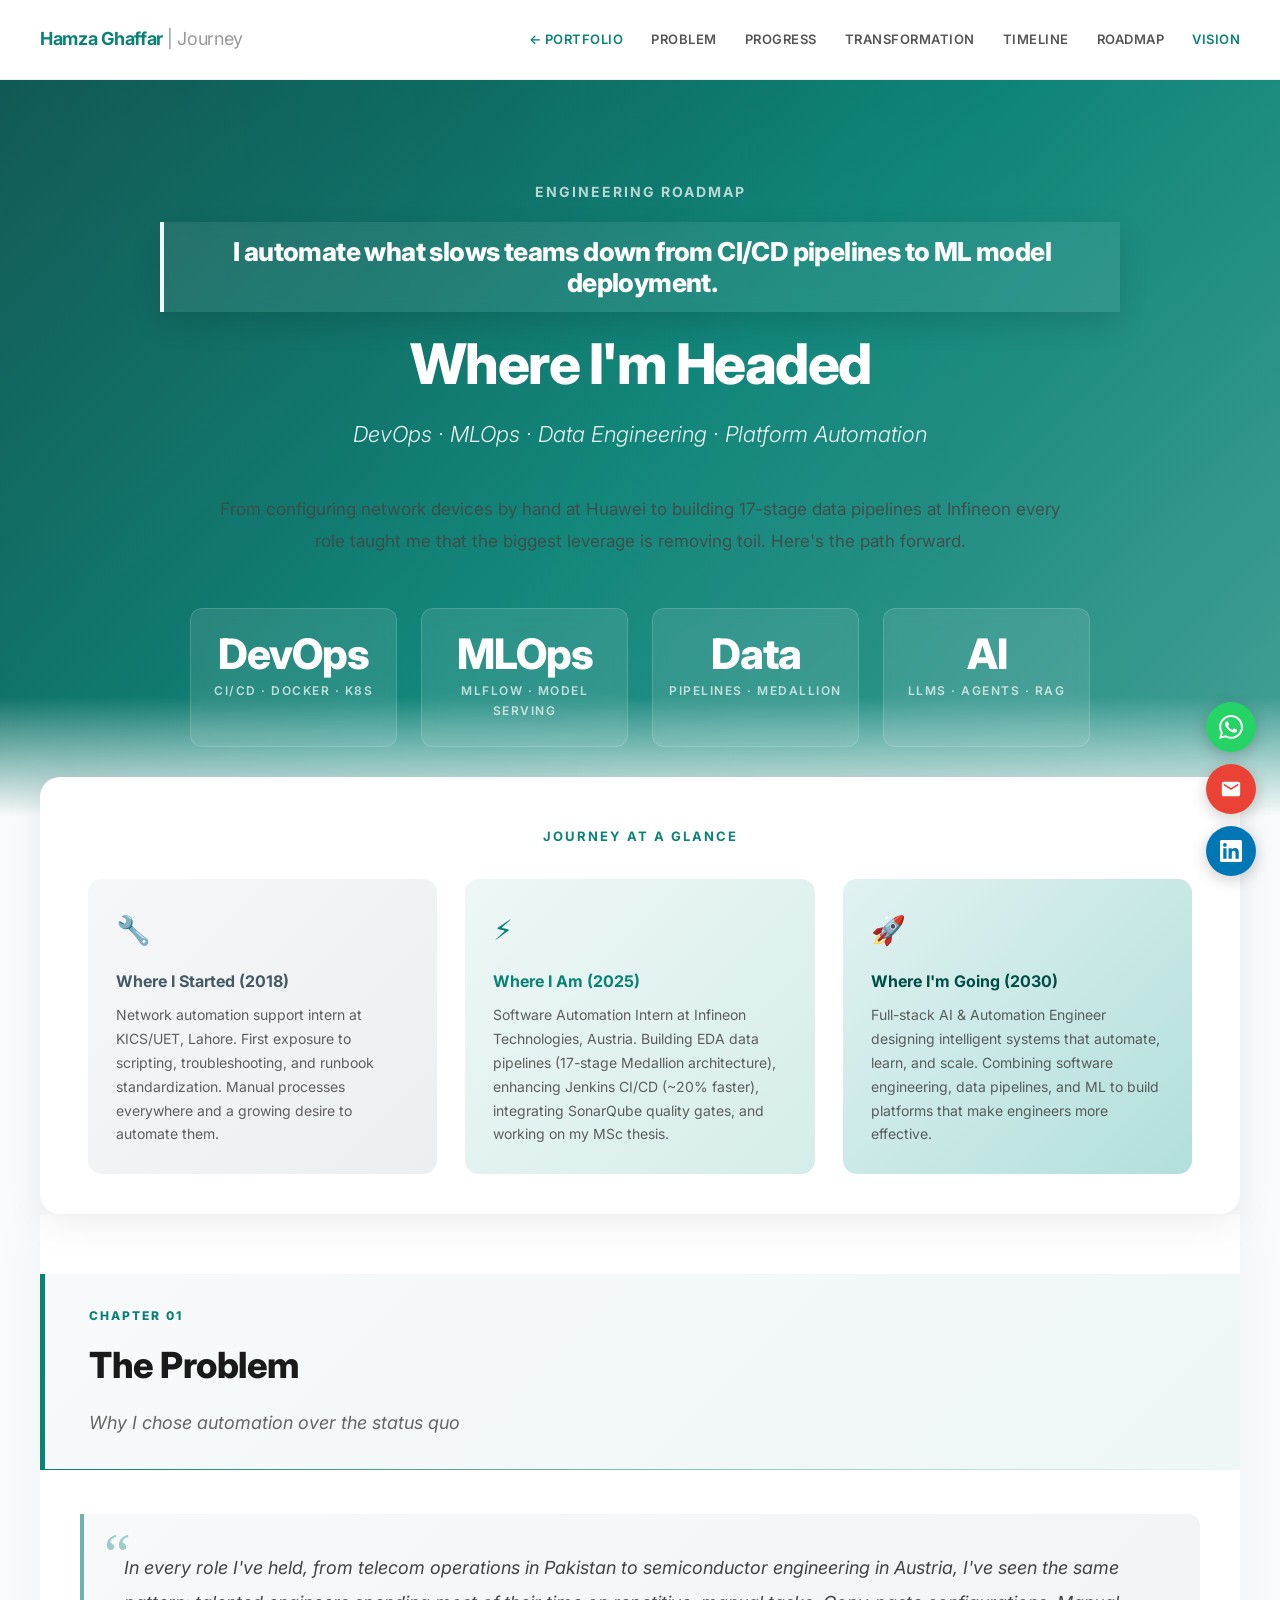
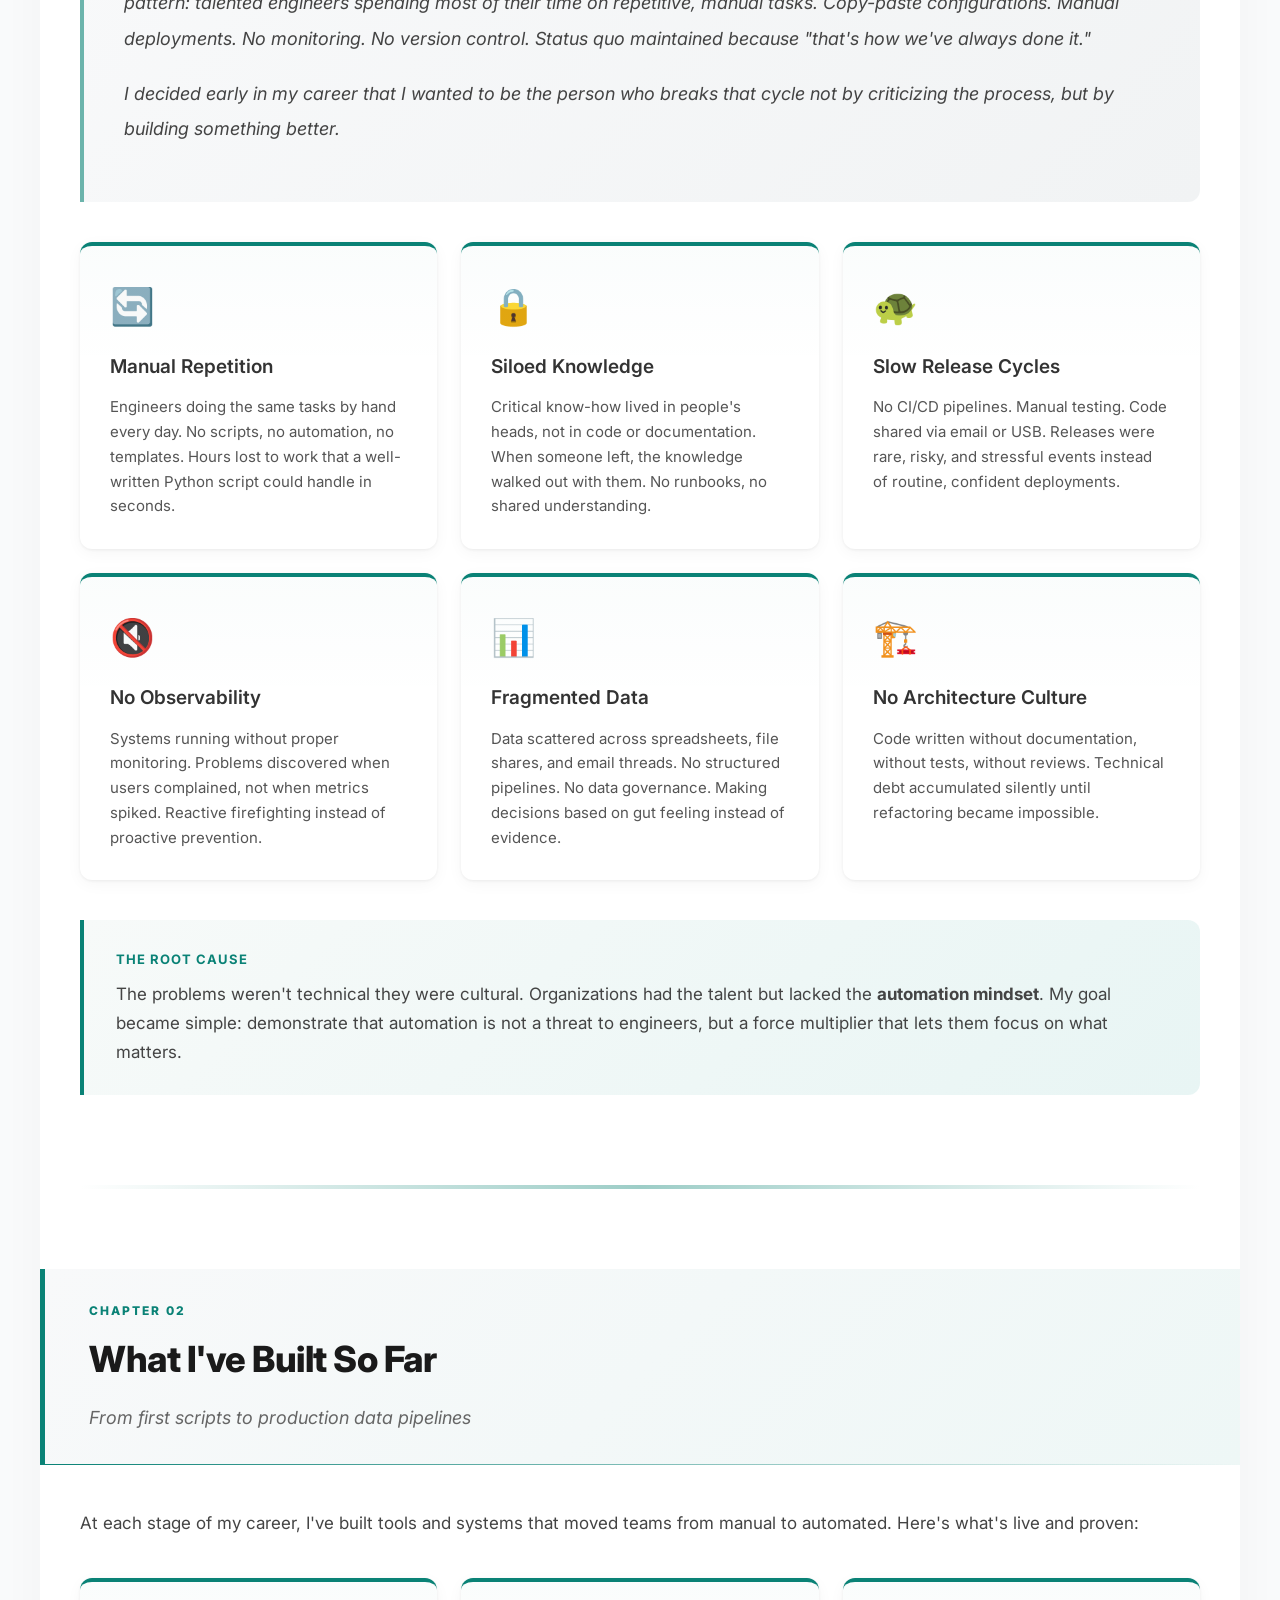
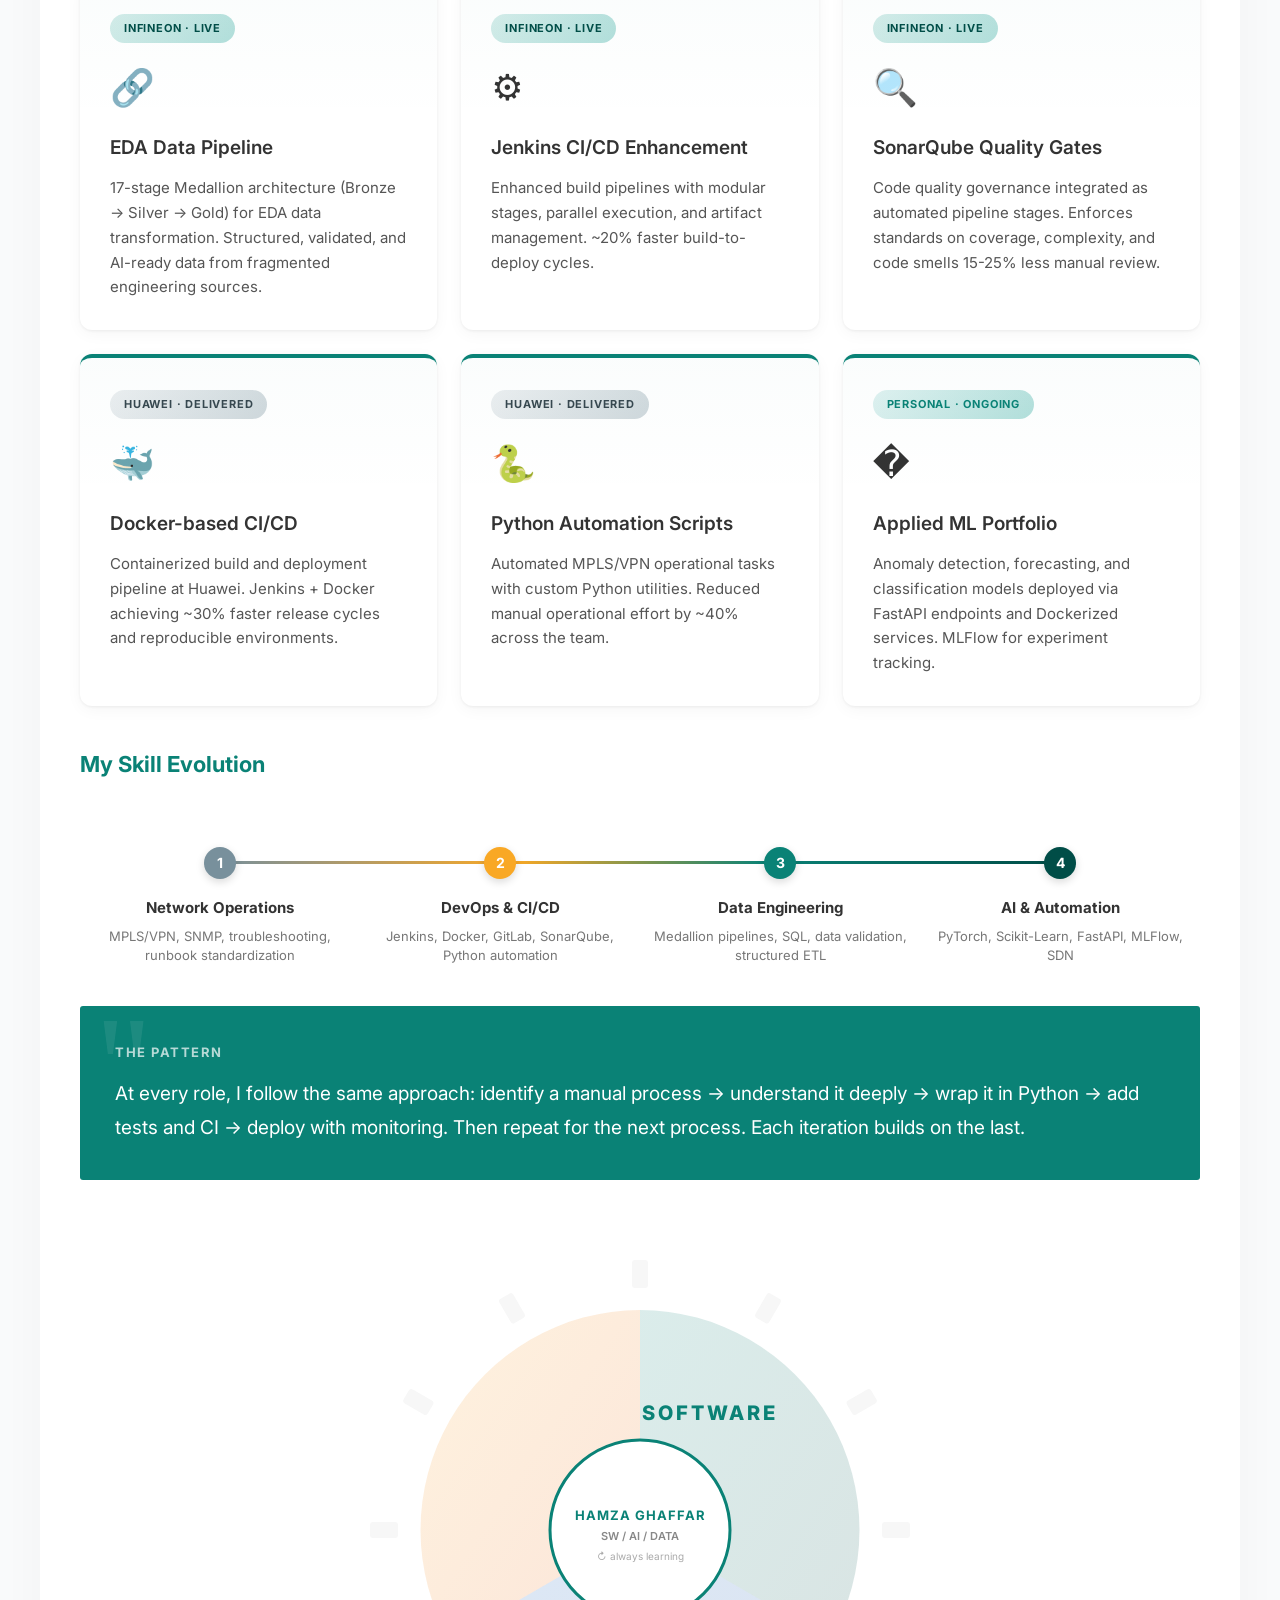
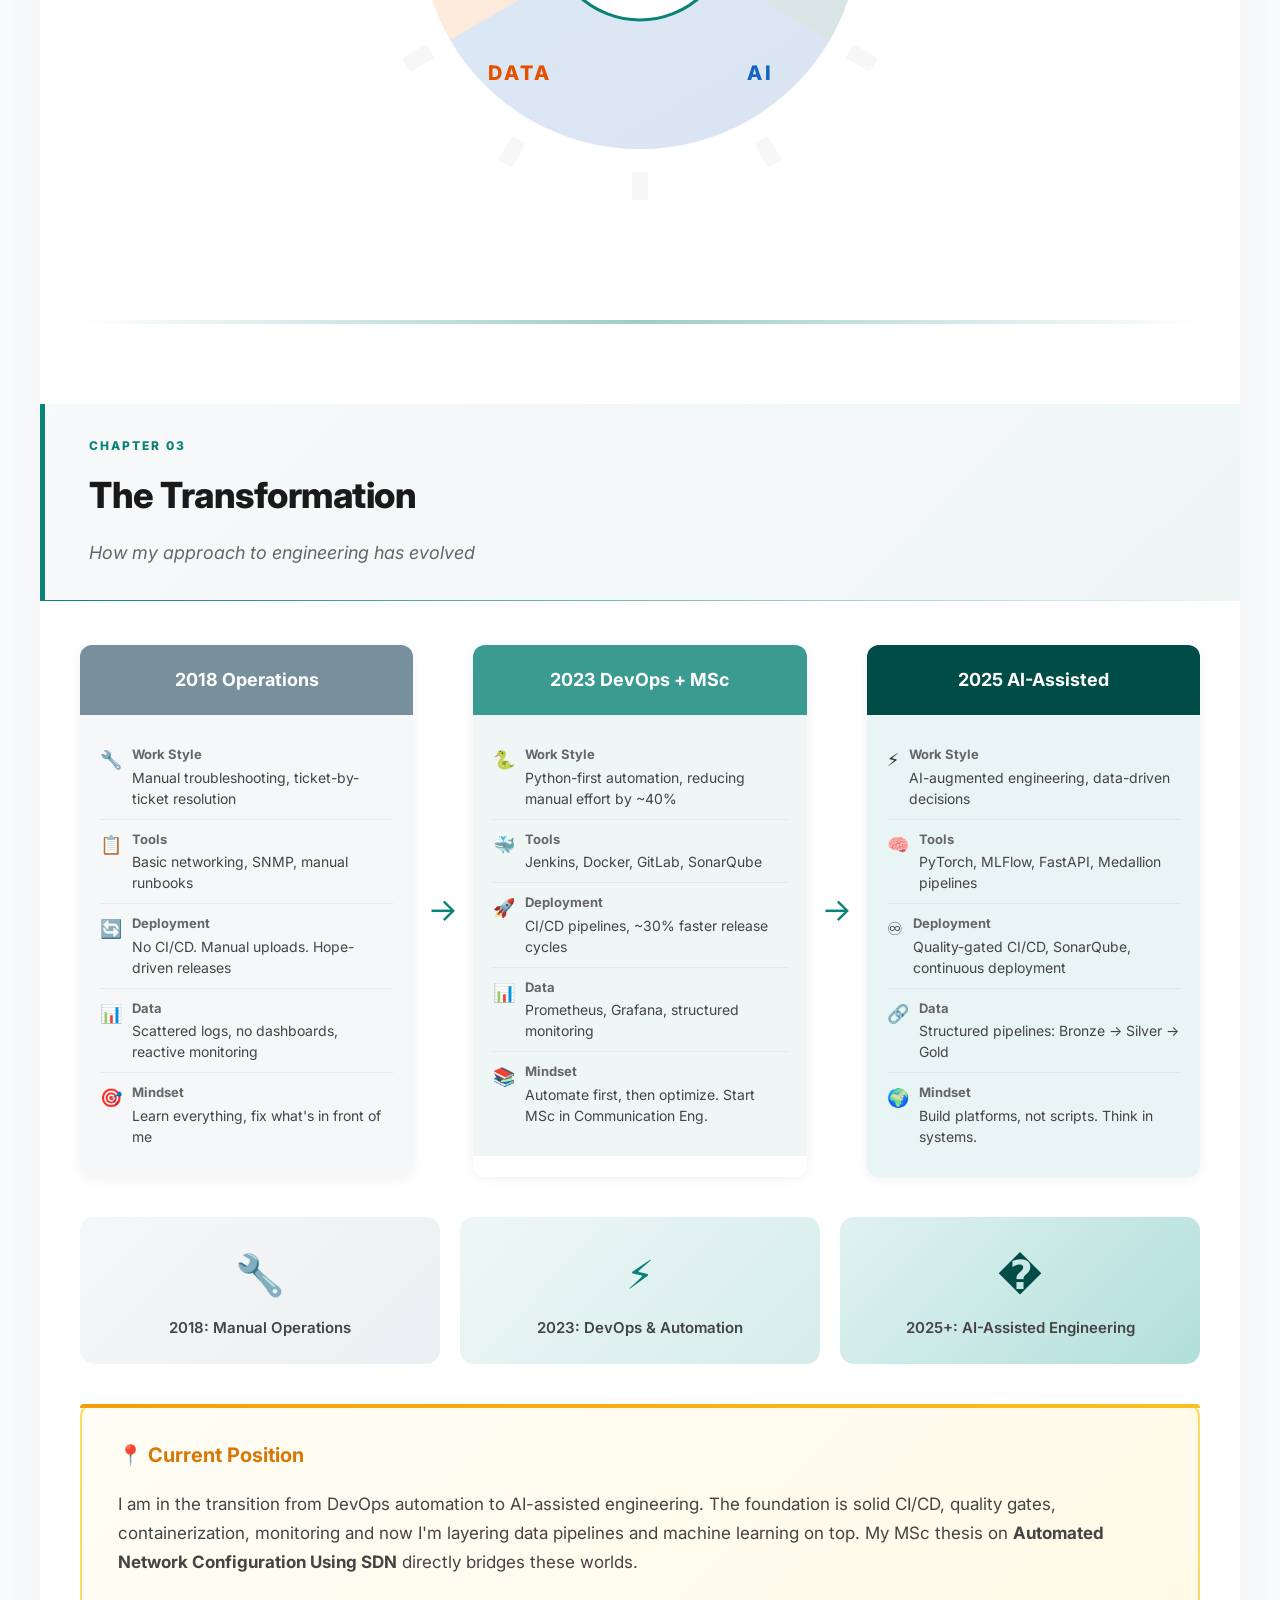
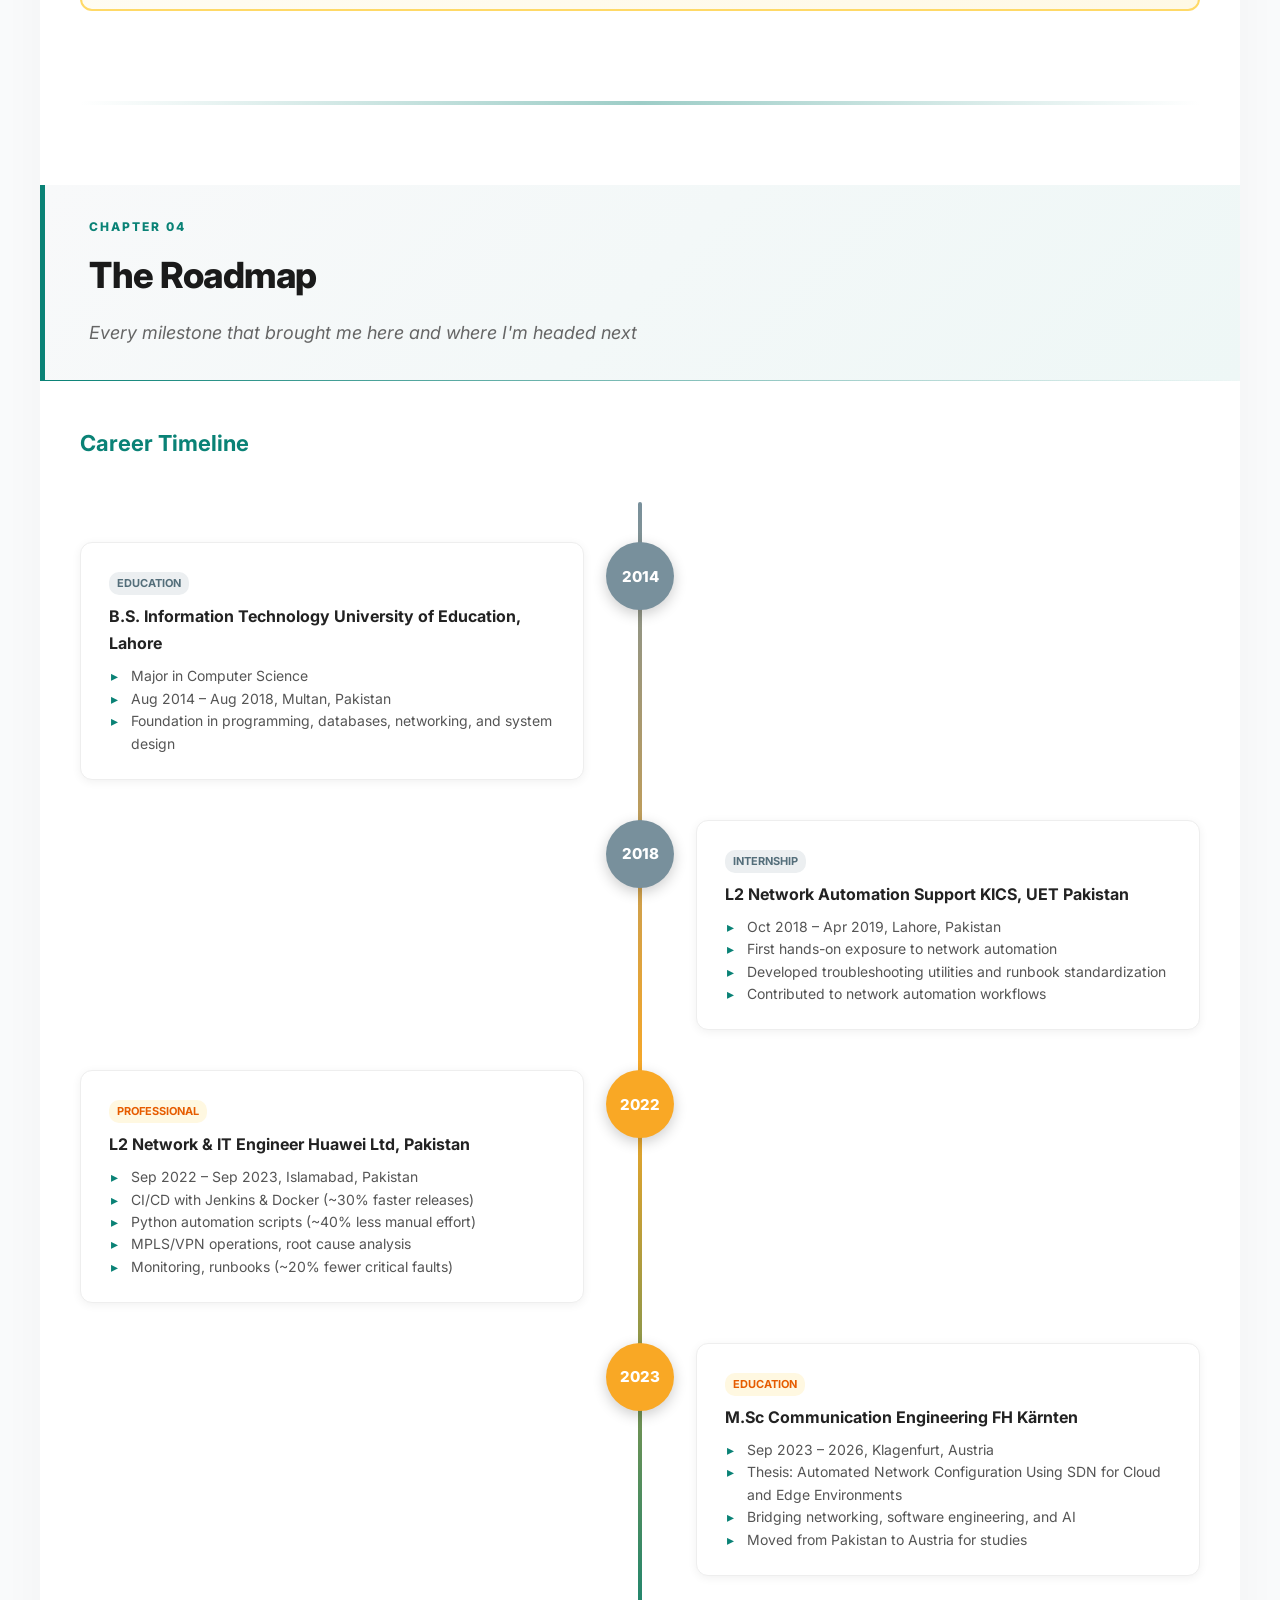
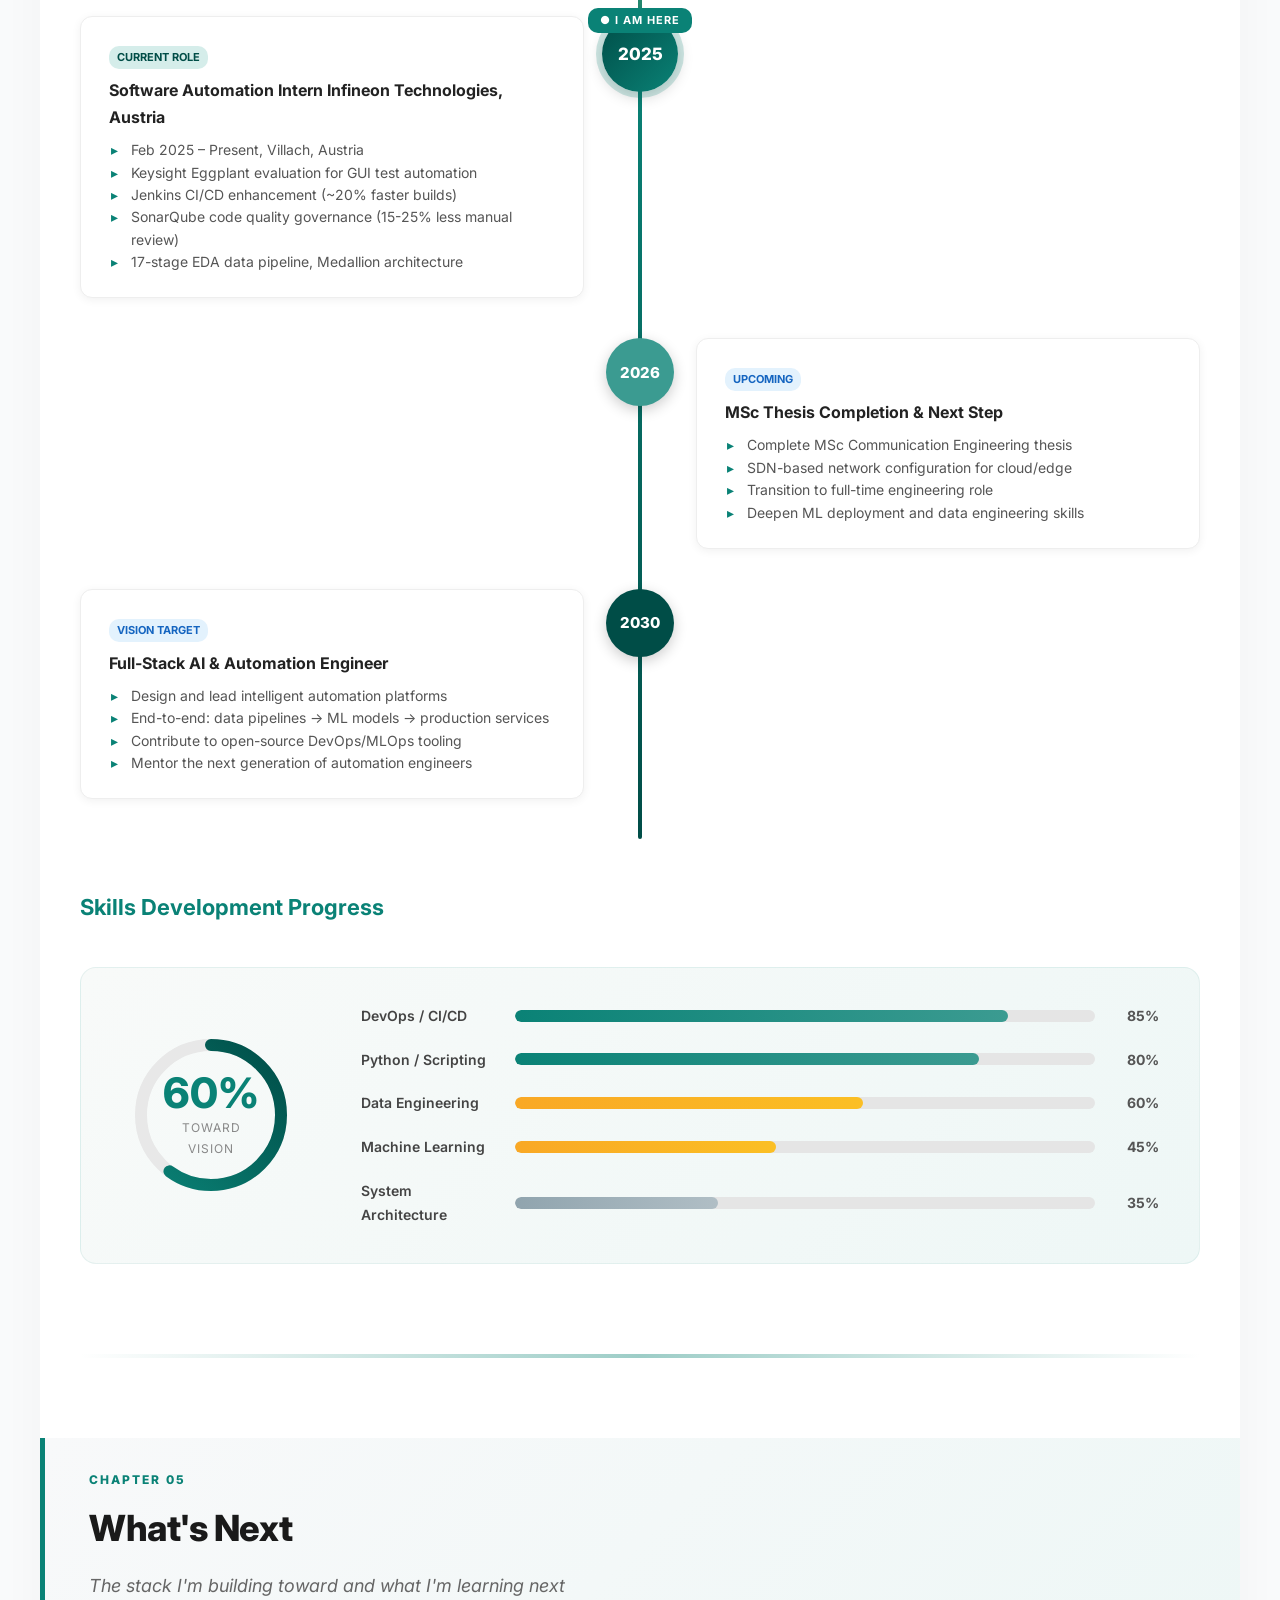
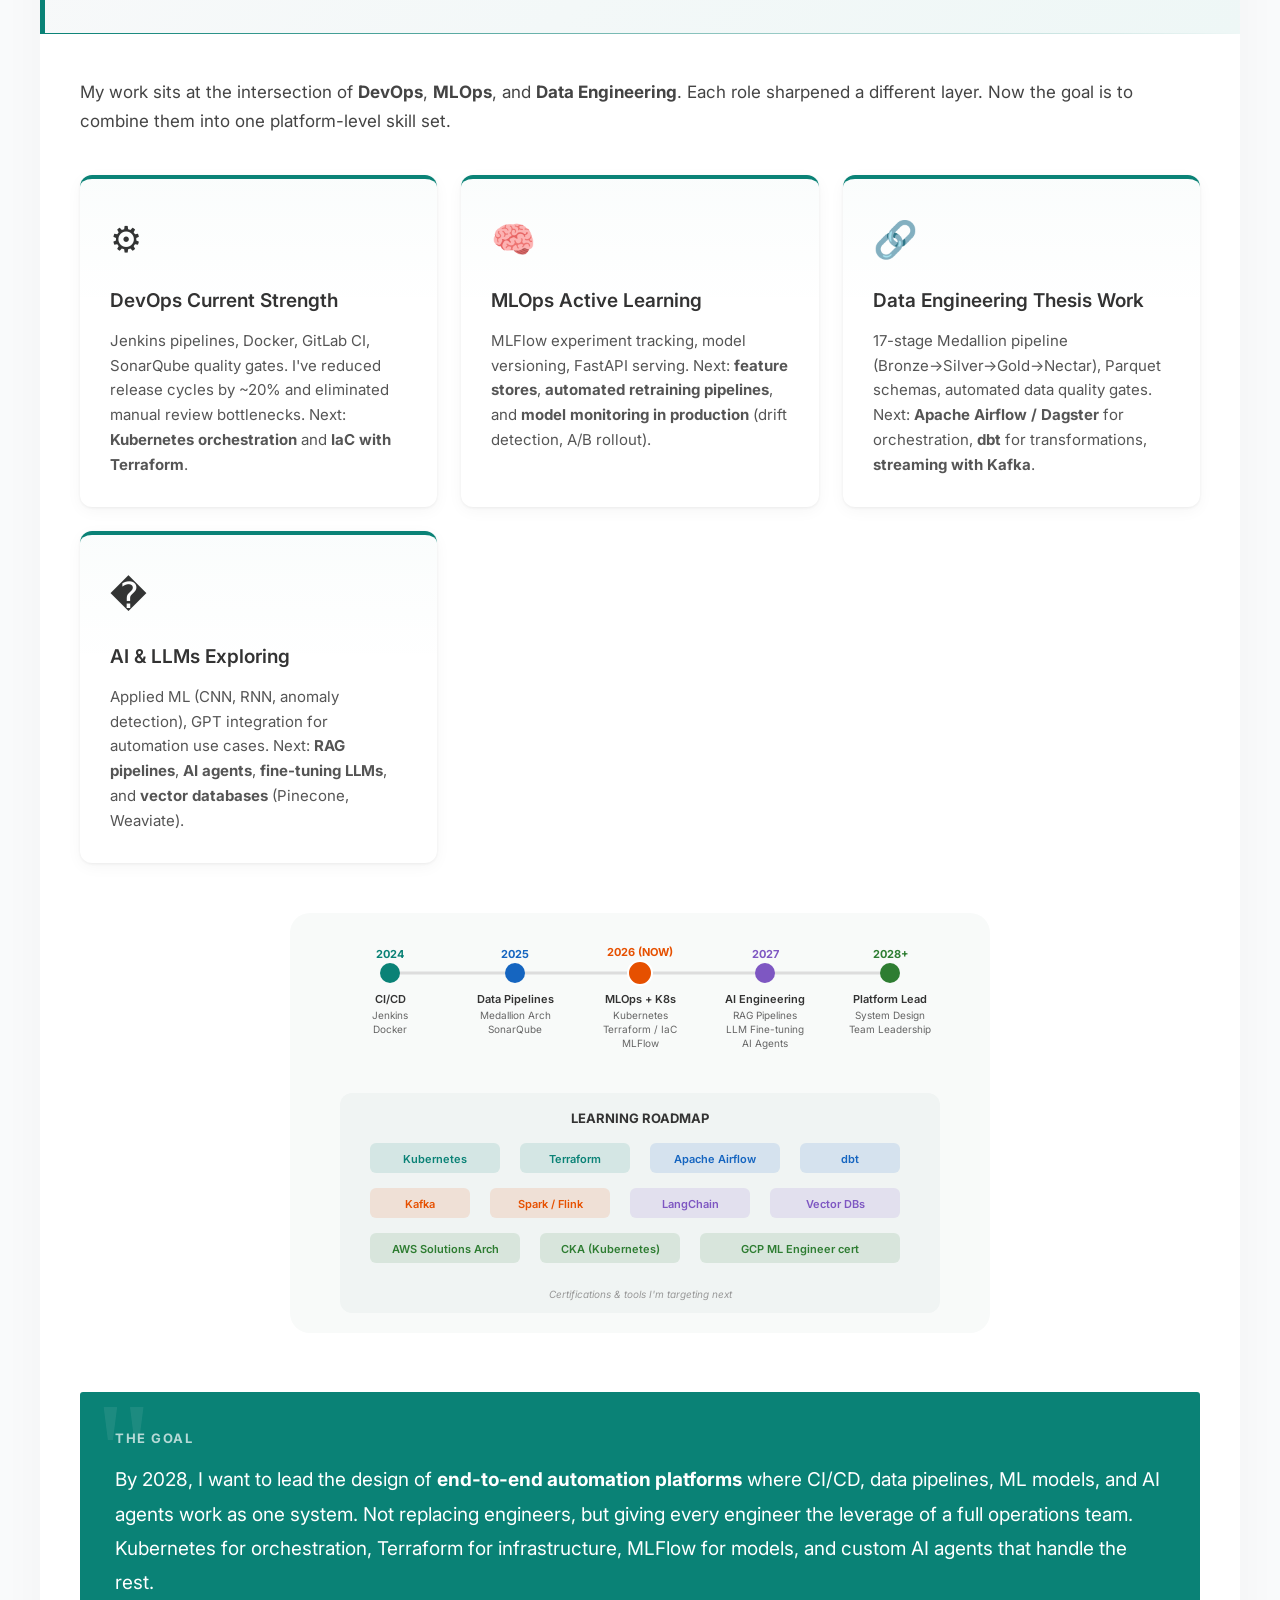
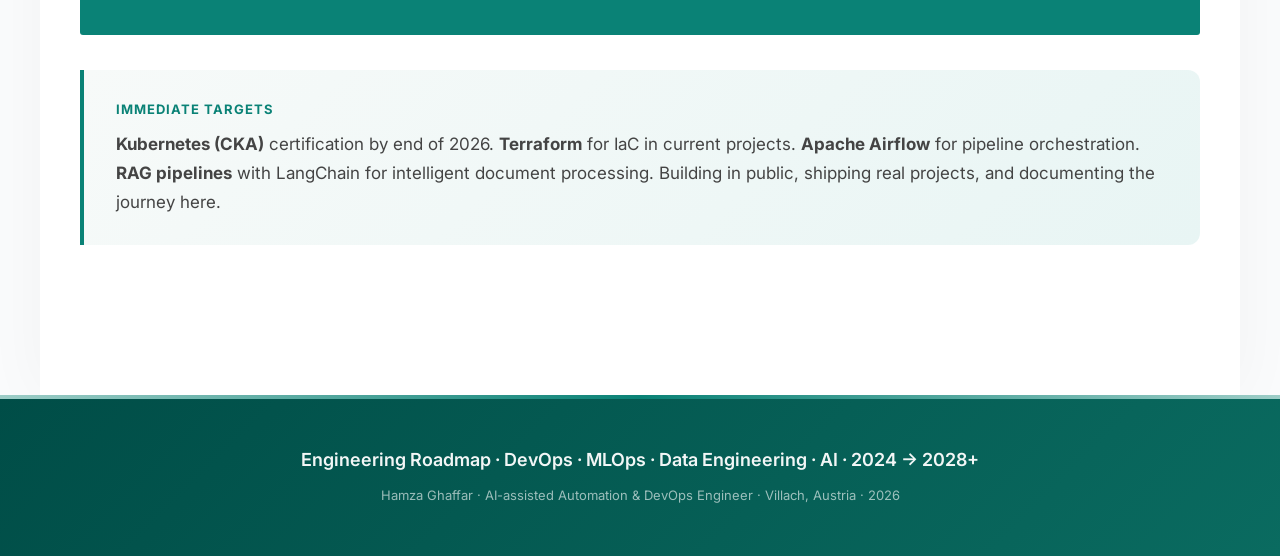
<file: vision.html>
<!DOCTYPE html>
<html lang="en">
<head>
    <meta charset="UTF-8">
    <meta name="viewport" content="width=device-width, initial-scale=1.0">
    <title>Engineering Roadmap   Hamza Ghaffar</title>
    <link href="https://fonts.googleapis.com/css2?family=Inter:wght@300;400;600;700;800&display=swap" rel="stylesheet">
<style>
        :root {
            --teal-100: #0a8276;
            --teal-80: #3b9b91;
            --teal-60: #6cb4ac;
            --teal-40: #9dcdc7;
            --teal-dark: #004d47;
        }

        * { margin: 0; padding: 0; box-sizing: border-box; }
        html { scroll-behavior: smooth; }

        body {
            font-family: 'Inter', 'Segoe UI', system-ui, -apple-system, Arial, sans-serif;
            background-color: #fafbfc;
            color: #333333;
            line-height: 1.7;
            font-size: 17px;
            -webkit-font-smoothing: antialiased;
        }

        /* ── Animations ── */
        @keyframes fadeInUp {
            from { opacity: 0; transform: translateY(30px); }
            to   { opacity: 1; transform: translateY(0); }
        }
        @keyframes fadeIn {
            from { opacity: 0; }
            to   { opacity: 1; }
        }
        @keyframes pulse {
            0%, 100% { box-shadow: 0 0 0 0 rgba(10,130,118,0.3); }
            50% { box-shadow: 0 0 0 12px rgba(10,130,118,0); }
        }
        @keyframes slideInLeft {
            from { opacity: 0; transform: translateX(-40px); }
            to   { opacity: 1; transform: translateX(0); }
        }
        @keyframes slideInRight {
            from { opacity: 0; transform: translateX(40px); }
            to   { opacity: 1; transform: translateX(0); }
        }

        .animate-on-scroll {
            opacity: 0;
            transform: translateY(30px);
            transition: opacity 0.7s ease, transform 0.7s ease;
        }
        .animate-on-scroll.visible {
            opacity: 1;
            transform: translateY(0);
        }

        /* ── Sticky Header ── */
        .sticky-header {
            position: sticky;
            top: 0;
            background-color: rgba(255,255,255,0.97);
            backdrop-filter: blur(12px);
            border-bottom: 1px solid rgba(0,0,0,0.06);
            z-index: 100;
            padding: 15px 40px;
            display: flex;
            justify-content: space-between;
            align-items: center;
            height: 80px;
            transition: box-shadow 0.3s ease;
        }
        .sticky-header:hover { box-shadow: 0 2px 20px rgba(0,0,0,0.06); }

        .header-brand {
            font-size: 18px;
            font-weight: 700;
            color: #0a8276;
            letter-spacing: -0.3px;
            text-decoration: none;
        }
        .header-brand span { color: #999; font-weight: 400; }

        .nav-links { display: flex; gap: 28px; align-items: center; }
        .nav-links a {
            color: #555;
            text-decoration: none;
            font-weight: 600;
            font-size: 13px;
            transition: color 0.3s ease;
            text-transform: uppercase;
            letter-spacing: 0.5px;
            padding: 6px 0;
            position: relative;
        }
        .nav-links a::after {
            content: '';
            position: absolute;
            bottom: 0; left: 0; right: 0;
            height: 2px;
            background: var(--teal-100);
            transform: scaleX(0);
            transition: transform 0.3s ease;
        }
        .nav-links a:hover { color: #0a8276; }
        .nav-links a:hover::after { transform: scaleX(1); }

        /* ── Hero ── */
        .hero {
            background: linear-gradient(135deg, var(--teal-dark) 0%, var(--teal-100) 50%, var(--teal-80) 100%);
            color: #ffffff;
            padding: 100px 40px 70px;
            text-align: center;
            position: relative;
            overflow: hidden;
        }
        .hero::before {
            content: '';
            position: absolute;
            top: -50%; left: -50%;
            width: 200%; height: 200%;
            background: radial-gradient(circle at 20% 30%, rgba(255,255,255,0.08) 0%, transparent 50%),
                        radial-gradient(circle at 80% 70%, rgba(255,255,255,0.05) 0%, transparent 50%);
            pointer-events: none;
        }
        .hero::after {
            content: '';
            position: absolute;
            bottom: 0; left: 0; right: 0;
            height: 120px;
            background: linear-gradient(to top, #fafbfc 0%, transparent 100%);
            pointer-events: none;
        }

        .hero-content { max-width: 960px; margin: 0 auto; position: relative; z-index: 1; }
        .hero-eyebrow { font-size: 14px; font-weight: 700; text-transform: uppercase; letter-spacing: 2px; margin-bottom: 18px; opacity: 0.7; }

        .hero-statement {
            display: inline-block;
            margin-bottom: 22px;
            padding: 14px 18px;
            border-left: 4px solid rgba(255,255,255,0.95);
            background: rgba(255,255,255,0.08);
            box-shadow: 0 12px 28px rgba(0,0,0,0.12);
            backdrop-filter: blur(6px);
        }
        .hero-statement-primary { font-size: 26px; font-weight: 800; letter-spacing: -0.6px; line-height: 1.2; color: #ffffff; }

        .hero h1 { font-size: 56px; font-weight: 800; margin-bottom: 20px; letter-spacing: -1.5px; line-height: 1.1; animation: fadeInUp 1s ease; }
        .hero-tagline { font-size: 22px; font-weight: 300; margin-bottom: 40px; color: rgba(255,255,255,0.9); font-style: italic; animation: fadeInUp 1.2s ease; }
        .hero-description { font-size: 17px; line-height: 1.9; max-width: 860px; margin: 0 auto; opacity: 0.85; animation: fadeInUp 1.4s ease; }

        /* ── Hero KPI Strip ── */
        .hero-kpi-strip {
            display: grid;
            grid-template-columns: repeat(4, 1fr);
            gap: 24px;
            max-width: 900px;
            margin: 50px auto 0;
            animation: fadeInUp 1.6s ease;
            position: relative;
            z-index: 1;
        }
        .hero-kpi {
            text-align: center;
            padding: 24px 12px;
            background: rgba(255,255,255,0.1);
            border-radius: 12px;
            backdrop-filter: blur(8px);
            border: 1px solid rgba(255,255,255,0.15);
            transition: transform 0.3s ease, background 0.3s ease;
        }
        .hero-kpi:hover { transform: translateY(-4px); background: rgba(255,255,255,0.18); }
        .hero-kpi-value { font-size: 42px; font-weight: 800; color: #fff; line-height: 1; margin-bottom: 6px; letter-spacing: -1px; }
        .hero-kpi-label { font-size: 12px; font-weight: 600; text-transform: uppercase; letter-spacing: 1.5px; color: rgba(255,255,255,0.7); }

        /* ── Container ── */
        .container {
            max-width: 1200px;
            margin: 0 auto;
            padding: 60px 40px;
            background: #fff;
            box-shadow: 0 0 60px rgba(0,0,0,0.04);
        }

        /* ── Section ── */
        .section { margin-bottom: 90px; }
        .section-header {
            background: linear-gradient(135deg, #f8f9fa 0%, #eef7f6 100%);
            padding: 32px 44px;
            margin: 0 -40px 44px -40px;
            border-left: 5px solid #0a8276;
            position: relative;
        }
        .section-header::after {
            content: '';
            position: absolute;
            bottom: 0; left: 0; right: 0;
            height: 1px;
            background: linear-gradient(to right, #0a8276, transparent);
        }
        .section-number { color: #0a8276; font-size: 12px; font-weight: 800; margin-bottom: 8px; text-transform: uppercase; letter-spacing: 2px; }
        h2 { font-size: 36px; font-weight: 800; color: #1a1a1a; margin-bottom: 12px; letter-spacing: -0.5px; }
        .section-subtitle { font-size: 18px; color: #666; font-style: italic; }
        h3 { font-size: 22px; font-weight: 700; color: var(--teal-100); margin: 36px 0 18px 0; }
        p { margin-bottom: 20px; color: #444; }

        /* ── Story Block ── */
        .story-block {
            background: linear-gradient(135deg, #f8f9fa 0%, #f1f3f4 100%);
            border-left: 4px solid var(--teal-60);
            padding: 36px 40px;
            margin: 30px 0;
            font-size: 18px;
            line-height: 1.95;
            color: #444;
            font-style: italic;
            border-radius: 0 12px 12px 0;
            position: relative;
        }
        .story-block::before {
            content: '\201C';
            position: absolute;
            top: 10px; left: 14px;
            font-size: 60px;
            color: var(--teal-40);
            font-family: Georgia, serif;
            line-height: 1;
        }

        /* ── Cards ── */
        .card-grid {
            display: grid;
            grid-template-columns: repeat(auto-fit, minmax(280px, 1fr));
            gap: 24px;
            margin: 40px 0;
        }
        .card {
            background: #ffffff;
            border-radius: 12px;
            padding: 30px;
            box-shadow: 0 1px 3px rgba(0,0,0,0.06), 0 4px 16px rgba(0,0,0,0.04);
            transition: transform 0.3s ease, box-shadow 0.3s ease;
            border-top: 4px solid #0a8276;
            position: relative;
            overflow: hidden;
        }
        .card::before {
            content: '';
            position: absolute;
            top: 0; left: 0; right: 0;
            height: 100%;
            background: linear-gradient(180deg, rgba(10,130,118,0.02) 0%, transparent 40%);
            pointer-events: none;
        }
        .card:hover { transform: translateY(-6px); box-shadow: 0 8px 30px rgba(0,0,0,0.1); }
        .card-icon { font-size: 36px; margin-bottom: 14px; }
        .card h4 { font-size: 19px; font-weight: 600; color: #333; margin-bottom: 12px; }
        .card p { font-size: 15px; color: #555; margin-bottom: 0; line-height: 1.65; }

        .card-status {
            display: inline-block;
            font-size: 11px;
            font-weight: 700;
            padding: 5px 14px;
            border-radius: 20px;
            margin-bottom: 14px;
            text-transform: uppercase;
            letter-spacing: 0.8px;
        }
        .status-live { background: linear-gradient(135deg, #d5edea, #b2dfdb); color: #004d47; }
        .status-it { background: linear-gradient(135deg, #eceff1, #cfd8dc); color: #37474f; }
        .status-progress { background: linear-gradient(135deg, #e0f2f1, #b2dfdb); color: #0a8276; }
        .status-planned { background: linear-gradient(135deg, #f5f7f8, #eceff1); color: #546e7a; }

        /* ── Vision Box ── */
        .vision-box {
            background: #0a8276;
            color: #ffffff;
            padding: 35px;
            margin: 35px 0;
            border-radius: 3px;
            position: relative;
            overflow: hidden;
        }
        .vision-box::before {
            content: '"';
            position: absolute;
            top: -10px; left: 15px;
            font-size: 140px;
            opacity: 0.08;
            font-family: Georgia, serif;
            line-height: 1;
        }
        .vision-label { font-weight: 700; font-size: 13px; margin-bottom: 14px; text-transform: uppercase; letter-spacing: 1.5px; opacity: 0.7; }
        .vision-box p { color: #ffffff; font-size: 19px; line-height: 1.8; position: relative; z-index: 1; margin: 0; }

        /* ── Insight Box ── */
        .insight-box {
            background: linear-gradient(135deg, #f7faf9 0%, #e8f5f4 100%);
            border-left: 4px solid #0a8276;
            padding: 28px 32px;
            margin: 30px 0;
            border-radius: 0 12px 12px 0;
        }
        .insight-label { font-weight: 700; color: #0a8276; font-size: 13px; margin-bottom: 10px; text-transform: uppercase; letter-spacing: 1px; }
        .insight-box p { margin: 0; color: #444; }

        /* ── Manager Note ── */
        .manager-note {
            background: linear-gradient(135deg, #fffdf5 0%, #fff9e6 100%);
            border: 2px solid #ffd966;
            border-radius: 12px;
            padding: 32px 36px;
            margin: 40px 0;
            position: relative;
        }
        .manager-note::before {
            content: '';
            position: absolute;
            top: -2px; left: -2px; right: -2px;
            height: 4px;
            background: linear-gradient(to right, #f59e0b, #fbbf24);
            border-radius: 12px 12px 0 0;
        }
        .manager-note h3 { color: #d97706; margin-top: 0; font-size: 20px; }
        .manager-note p { color: #444; margin-bottom: 0; }

        /* ── Journey Steps ── */
        .journey-steps {
            display: grid;
            grid-template-columns: repeat(4, 1fr);
            gap: 0;
            margin: 40px 0;
            position: relative;
        }
        .journey-steps::before {
            content: '';
            position: absolute;
            top: 38px;
            left: 12.5%; right: 12.5%;
            height: 3px;
            background: linear-gradient(to right, #78909c, #f9a825 35%, var(--teal-100) 65%, var(--teal-dark));
            z-index: 0;
        }
        .journey-step { text-align: center; position: relative; z-index: 1; }
        .journey-dot {
            width: 32px; height: 32px;
            border-radius: 50%;
            margin: 24px auto 16px;
            display: flex;
            align-items: center;
            justify-content: center;
            font-size: 14px;
            font-weight: 700;
            color: #fff;
            box-shadow: 0 3px 8px rgba(0,0,0,0.15);
        }
        .journey-step h5 { font-size: 15px; font-weight: 700; color: #333; margin-bottom: 6px; }
        .journey-step p { font-size: 13px; color: #777; margin: 0; padding: 0 8px; line-height: 1.5; }

        /* ── Flywheel ── */
        .flywheel-container { margin: 50px auto; max-width: 600px; position: relative; }
        .flywheel-svg { width: 100%; height: auto; display: block; margin: 0 auto; }
        @keyframes spin-wheel {
            from { transform: rotate(0deg); }
            to   { transform: rotate(360deg); }
        }
        .wheel-ring { transform-origin: 300px 300px; animation: spin-wheel 18s linear infinite; }

        /* ── Executive Summary ── */
        .exec-summary {
            max-width: 1200px;
            margin: -40px auto 0;
            padding: 48px 48px 40px;
            background: #fff;
            border-radius: 20px;
            box-shadow: 0 8px 40px rgba(0,0,0,0.08);
            position: relative;
            z-index: 2;
        }
        .exec-summary-title { text-align: center; font-size: 13px; font-weight: 700; color: var(--teal-100); text-transform: uppercase; letter-spacing: 2px; margin-bottom: 32px; }
        .exec-grid { display: grid; grid-template-columns: repeat(3, 1fr); gap: 28px; }
        .exec-card { padding: 28px; border-radius: 14px; position: relative; overflow: hidden; transition: transform 0.3s ease; }
        .exec-card:hover { transform: translateY(-4px); }
        .exec-card-icon { font-size: 28px; margin-bottom: 14px; }
        .exec-card h4 { font-size: 16px; font-weight: 700; margin-bottom: 8px; }
        .exec-card p { font-size: 14px; line-height: 1.7; margin: 0; opacity: 0.85; }
        .exec-where  { background: linear-gradient(135deg, #f5f7f8, #eceff1); color: #546e7a; }
        .exec-where h4 { color: #455a64; }
        .exec-now    { background: linear-gradient(135deg, #eef7f6, #d5edea); color: #0a8276; }
        .exec-now h4 { color: #0a8276; }
        .exec-going  { background: linear-gradient(135deg, #e0f2f1, #b2dfdb); color: #004d47; }
        .exec-going h4 { color: #004d47; }

        /* ── Vertical Milestone Timeline ── */
        .v-timeline { position: relative; padding: 20px 0; margin: 40px 0 50px; }
        .v-timeline::before {
            content: '';
            position: absolute;
            left: 50%; top: 0; bottom: 0;
            width: 4px;
            background: linear-gradient(to bottom, #78909c 0%, #f9a825 30%, var(--teal-100) 60%, var(--teal-dark) 100%);
            transform: translateX(-50%);
            border-radius: 2px;
        }
        .tl-item { position: relative; display: flex; align-items: flex-start; padding: 20px 0; }
        .tl-item:nth-child(odd) { flex-direction: row-reverse; }
        .tl-year {
            position: absolute;
            left: 50%;
            transform: translateX(-50%);
            width: 68px; height: 68px;
            border-radius: 50%;
            display: flex;
            align-items: center;
            justify-content: center;
            font-weight: 800;
            font-size: 15px;
            color: #fff;
            z-index: 2;
            box-shadow: 0 4px 14px rgba(0,0,0,0.2);
            transition: transform 0.3s ease;
        }
        .tl-year:hover { transform: translateX(-50%) scale(1.1); }
        .tl-year-past   { background: #78909c; }
        .tl-year-build  { background: #f9a825; }
        .tl-year-now    { background: linear-gradient(135deg, var(--teal-dark), var(--teal-100)); width: 76px; height: 76px; font-size: 17px; box-shadow: 0 0 0 6px rgba(10,130,118,0.2), 0 4px 16px rgba(0,0,0,0.2); animation: pulse 2s infinite; }
        .tl-year-future { background: #3b9b91; }
        .tl-year-target { background: var(--teal-dark); }

        .tl-content {
            width: calc(50% - 56px);
            background: #fff;
            border-radius: 12px;
            padding: 24px 28px;
            box-shadow: 0 2px 10px rgba(0,0,0,0.06);
            border: 1px solid #eee;
            transition: transform 0.3s ease, box-shadow 0.3s ease;
        }
        .tl-content:hover { transform: translateY(-3px); box-shadow: 0 6px 20px rgba(0,0,0,0.1); }
        .tl-item:nth-child(odd) .tl-content { margin-right: auto; margin-left: 0; }
        .tl-item:nth-child(even) .tl-content { margin-left: auto; margin-right: 0; }
        .tl-content h4 { font-size: 16px; font-weight: 700; margin: 0 0 8px; color: #222; }
        .tl-content ul { margin: 0; padding: 0 0 0 18px; list-style: none; }
        .tl-content ul li { font-size: 14px; color: #555; line-height: 1.6; position: relative; padding-left: 4px; }
        .tl-content ul li::before { content: '▸'; position: absolute; left: -16px; color: #0a8276; font-weight: 700; }
        .tl-tag { display: inline-block; font-size: 11px; font-weight: 700; padding: 2px 8px; border-radius: 10px; margin-bottom: 8px; }
        .tag-past    { background: #eceff1; color: #546e7a; }
        .tag-build   { background: #fff8e1; color: #e65c00; }
        .tag-now     { background: #d5edea; color: #004d47; }
        .tag-future  { background: #e3f2fd; color: #1565c0; }

        .tl-now-badge {
            position: absolute;
            left: 50%;
            transform: translateX(-50%) translateY(-8px);
            background: #0a8276;
            color: #fff;
            font-size: 11px;
            font-weight: 700;
            padding: 3px 12px;
            border-radius: 10px;
            letter-spacing: 1px;
            z-index: 3;
            white-space: nowrap;
        }

        /* ── Evolution Timeline ── */
        .evo-timeline {
            display: grid;
            grid-template-columns: 1fr 60px 1fr 60px 1fr;
            gap: 0;
            margin: 40px 0;
            align-items: stretch;
        }
        .evo-era { border-radius: 12px; overflow: hidden; box-shadow: 0 2px 12px rgba(0,0,0,0.06); }
        .evo-era-header { padding: 20px 24px; text-align: center; font-weight: 700; font-size: 18px; color: #fff; }
        .evo-era-body { padding: 20px; }
        .evo-step { display: flex; align-items: flex-start; gap: 10px; padding: 10px 0; border-bottom: 1px solid rgba(0,0,0,0.06); }
        .evo-step:last-child { border-bottom: none; }
        .evo-step-icon { font-size: 18px; flex-shrink: 0; }
        .evo-step p { font-size: 14px; color: #444; margin: 0; line-height: 1.5; }
        .evo-step p strong { display: block; font-size: 13px; color: #666; margin-bottom: 2px; }
        .evo-arrow-col { display: flex; align-items: center; justify-content: center; }
        .evo-arrow { font-size: 32px; color: #0a8276; }
        .era-2022 .evo-era-header { background: #78909c; }
        .era-2022 .evo-era-body  { background: #f5f7f8; }
        .era-2026 .evo-era-header { background: var(--teal-80); }
        .era-2026 .evo-era-body  { background: #eef7f6; }
        .era-2030 .evo-era-header { background: var(--teal-dark); }
        .era-2030 .evo-era-body  { background: #e8f5f4; }
        .evo-summary { display: grid; grid-template-columns: repeat(3, 1fr); gap: 20px; margin-top: 40px; }
        .evo-summary-box { text-align: center; padding: 24px 16px; border-radius: 14px; transition: transform 0.3s ease; }
        .evo-summary-box:hover { transform: translateY(-4px); }
        .evo-summary-box h4 { font-size: 40px; margin-bottom: 6px; }
        .evo-summary-box p { font-size: 15px; font-weight: 600; margin: 0; }

        /* ── Skills Progress ── */
        .progress-dashboard {
            display: grid;
            grid-template-columns: 200px 1fr;
            gap: 40px;
            align-items: center;
            margin: 40px 0;
            padding: 36px 40px;
            background: linear-gradient(135deg, #f8faf9, #eef7f6);
            border-radius: 16px;
            border: 1px solid rgba(10,130,118,0.08);
        }
        .progress-ring-container { position: relative; width: 180px; height: 180px; }
        .progress-ring { transform: rotate(-90deg); }
        .progress-ring-bg { fill: none; stroke: #e8e8e8; stroke-width: 12; }
        .progress-ring-fill { fill: none; stroke: url(#progressGradient); stroke-width: 12; stroke-linecap: round; stroke-dasharray: 440; stroke-dashoffset: 176; transition: stroke-dashoffset 1.5s ease; }
        .progress-ring-text { position: absolute; top: 50%; left: 50%; transform: translate(-50%, -50%); text-align: center; }
        .progress-ring-value { font-size: 42px; font-weight: 800; color: var(--teal-100); line-height: 1; }
        .progress-ring-label { font-size: 12px; color: #888; text-transform: uppercase; letter-spacing: 1px; margin-top: 4px; }
        .progress-bars { display: flex; flex-direction: column; gap: 20px; }
        .progress-bar-item { display: grid; grid-template-columns: 140px 1fr 50px; gap: 14px; align-items: center; }
        .progress-bar-label { font-size: 14px; font-weight: 600; color: #444; }
        .progress-bar-track { height: 12px; background: #e5e5e5; border-radius: 6px; overflow: hidden; }
        .progress-bar-fill { height: 100%; border-radius: 6px; transition: width 1.5s ease; }
        .bar-done    { background: linear-gradient(to right, var(--teal-100), var(--teal-80)); }
        .bar-wip     { background: linear-gradient(to right, #f9a825, #fbbf24); }
        .bar-planned { background: linear-gradient(to right, #90a4ae, #b0bec5); }
        .progress-bar-count { font-size: 14px; font-weight: 700; color: #555; text-align: right; }

        /* ── Platform SVG ── */
        @keyframes float-particle {
            0%   { opacity: 0; transform: translateY(0); }
            20%  { opacity: 1; }
            80%  { opacity: 1; }
            100% { opacity: 0; transform: translateY(-60px); }
        }
        .particle { animation: float-particle 3s ease-in-out infinite; }

        /* ── Section Divider ── */
        .section-divider {
            height: 4px;
            background: linear-gradient(to right, transparent, var(--teal-40), transparent);
            margin: 80px 0;
            border: none;
        }

        /* ── Footer ── */
        .footer {
            text-align: center;
            padding: 50px 40px;
            color: #fff;
            font-size: 14px;
            background: linear-gradient(135deg, var(--teal-dark) 0%, #0a6b60 100%);
            position: relative;
        }
        .footer::before {
            content: '';
            position: absolute;
            top: 0; left: 0; right: 0;
            height: 4px;
            background: linear-gradient(to right, var(--teal-40), var(--teal-100), var(--teal-40));
        }
        .footer-tagline { font-size: 18px; font-weight: 600; margin-bottom: 8px; opacity: 0.95; }
        .footer-meta { opacity: 0.6; font-size: 13px; }

        /* ── Responsive ── */
        @media (max-width: 900px) {
            .exec-grid { grid-template-columns: 1fr; }
            .exec-summary { margin: -20px 16px 0; padding: 30px 24px; }
            .v-timeline::before { left: 24px; }
            .tl-item, .tl-item:nth-child(odd) { flex-direction: row; padding-left: 60px; }
            .tl-year { left: 24px; width: 48px; height: 48px; font-size: 13px; }
            .tl-year-now { width: 54px; height: 54px; }
            .tl-content, .tl-item:nth-child(odd) .tl-content, .tl-item:nth-child(even) .tl-content { width: 100%; margin: 0; }
            .tl-now-badge { left: 24px; }
            .evo-timeline { grid-template-columns: 1fr; gap: 20px; }
            .evo-arrow-col { display: none; }
            .evo-summary { grid-template-columns: 1fr; }
            .journey-steps { grid-template-columns: repeat(2, 1fr); gap: 20px; }
            .journey-steps::before { display: none; }
            .progress-dashboard { grid-template-columns: 1fr; justify-items: center; }
        }

        @media (max-width: 768px) {
            .sticky-header { padding: 10px 20px; height: 70px; }
            .nav-links { display: none; }
            .hero h1 { font-size: 32px; }
            .hero-tagline { font-size: 20px; }
            .hero-kpi-strip { grid-template-columns: repeat(2, 1fr); }
            h2 { font-size: 28px; }
            .container { padding: 40px 20px; }
            .section-header { margin: 0 -20px 30px -20px; padding: 20px; }
            .card-grid { grid-template-columns: 1fr; }
            .journey-steps { grid-template-columns: 1fr; }
        }
</style>
</head>
<body>

<!-- ════════════════════════════════════════ HEADER ════════════════════════════════════════ -->
<header class="sticky-header">
    <a href="index.html" class="header-brand">Hamza Ghaffar <span>| Journey</span></a>
    <nav class="nav-links">
        <a href="index.html" style="color:#0a8276;">&larr; Portfolio</a>
        <a href="#problem">Problem</a>
        <a href="#progress">Progress</a>
        <a href="#transformation">Transformation</a>
        <a href="#timeline">Timeline</a>
        <a href="#roadmap">Roadmap</a>
        <a href="#vision">Vision</a>
    </nav>
</header>

<!-- ════════════════════════════════════════ HERO ════════════════════════════════════════ -->
<section class="hero">
    <div class="hero-content">
        <div class="hero-eyebrow">Engineering Roadmap</div>
        <div class="hero-statement">
            <div class="hero-statement-primary">I automate what slows teams down   from CI/CD pipelines to ML model deployment.</div>
        </div>
        <h1>Where I'm Headed</h1>
        <div class="hero-tagline">DevOps &middot; MLOps &middot; Data Engineering &middot; Platform Automation</div>
        <p class="hero-description">
            From configuring network devices by hand at Huawei to building 17-stage data pipelines at Infineon  
            every role taught me that the biggest leverage is removing toil. Here's the path forward.
        </p>

        <div class="hero-kpi-strip">
            <div class="hero-kpi">
                <div class="hero-kpi-value">DevOps</div>
                <div class="hero-kpi-label">CI/CD · Docker · K8s</div>
            </div>
            <div class="hero-kpi">
                <div class="hero-kpi-value">MLOps</div>
                <div class="hero-kpi-label">MLFlow · Model Serving</div>
            </div>
            <div class="hero-kpi">
                <div class="hero-kpi-value">Data</div>
                <div class="hero-kpi-label">Pipelines · Medallion</div>
            </div>
            <div class="hero-kpi">
                <div class="hero-kpi-value">AI</div>
                <div class="hero-kpi-label">LLMs · Agents · RAG</div>
            </div>
        </div>
    </div>
</section>

<!-- ════════════════════════════════════════ EXEC SUMMARY ════════════════════════════════ -->
<div class="exec-summary">
    <div class="exec-summary-title">Journey at a Glance</div>
    <div class="exec-grid">
        <div class="exec-card exec-where animate-on-scroll">
            <div class="exec-card-icon">🔧</div>
            <h4>Where I Started (2018)</h4>
            <p>Network automation support intern at KICS/UET, Lahore. First exposure to scripting, troubleshooting, and runbook standardization. Manual processes everywhere   and a growing desire to automate them.</p>
        </div>
        <div class="exec-card exec-now animate-on-scroll">
            <div class="exec-card-icon">⚡</div>
            <h4>Where I Am (2025)</h4>
            <p>Software Automation Intern at Infineon Technologies, Austria. Building EDA data pipelines (17-stage Medallion architecture), enhancing Jenkins CI/CD (~20% faster), integrating SonarQube quality gates, and working on my MSc thesis.</p>
        </div>
        <div class="exec-card exec-going animate-on-scroll">
            <div class="exec-card-icon">🚀</div>
            <h4>Where I'm Going (2030)</h4>
            <p>Full-stack AI &amp; Automation Engineer   designing intelligent systems that automate, learn, and scale. Combining software engineering, data pipelines, and ML to build platforms that make engineers more effective.</p>
        </div>
    </div>
</div>

<!-- ════════════════════════════════════════ MAIN CONTENT ════════════════════════════════ -->
<div class="container">

<!-- ── CH.01: THE PROBLEM ── -->
<section class="section" id="problem">
    <div class="section-header">
        <div class="section-number">Chapter 01</div>
        <h2>The Problem</h2>
        <div class="section-subtitle">Why I chose automation over the status quo</div>
    </div>

    <div class="story-block animate-on-scroll">
        <p>In every role I've held, from telecom operations in Pakistan to semiconductor engineering in Austria, I've seen the same pattern: talented engineers spending most of their time on repetitive, manual tasks. Copy-paste configurations. Manual deployments. No monitoring. No version control. Status quo maintained because "that's how we've always done it."</p>
        <p>I decided early in my career that I wanted to be the person who breaks that cycle   not by criticizing the process, but by building something better.</p>
    </div>

    <div class="card-grid">
        <div class="card animate-on-scroll">
            <div class="card-icon">🔄</div>
            <h4>Manual Repetition</h4>
            <p>Engineers doing the same tasks by hand every day. No scripts, no automation, no templates. Hours lost to work that a well-written Python script could handle in seconds.</p>
        </div>
        <div class="card animate-on-scroll">
            <div class="card-icon">🔒</div>
            <h4>Siloed Knowledge</h4>
            <p>Critical know-how lived in people's heads, not in code or documentation. When someone left, the knowledge walked out with them. No runbooks, no shared understanding.</p>
        </div>
        <div class="card animate-on-scroll">
            <div class="card-icon">🐢</div>
            <h4>Slow Release Cycles</h4>
            <p>No CI/CD pipelines. Manual testing. Code shared via email or USB. Releases were rare, risky, and stressful events instead of routine, confident deployments.</p>
        </div>
        <div class="card animate-on-scroll">
            <div class="card-icon">🔇</div>
            <h4>No Observability</h4>
            <p>Systems running without proper monitoring. Problems discovered when users complained, not when metrics spiked. Reactive firefighting instead of proactive prevention.</p>
        </div>
        <div class="card animate-on-scroll">
            <div class="card-icon">📊</div>
            <h4>Fragmented Data</h4>
            <p>Data scattered across spreadsheets, file shares, and email threads. No structured pipelines. No data governance. Making decisions based on gut feeling instead of evidence.</p>
        </div>
        <div class="card animate-on-scroll">
            <div class="card-icon">🏗️</div>
            <h4>No Architecture Culture</h4>
            <p>Code written without documentation, without tests, without reviews. Technical debt accumulated silently until refactoring became impossible.</p>
        </div>
    </div>

    <div class="insight-box animate-on-scroll">
        <div class="insight-label">The Root Cause</div>
        <p>The problems weren't technical   they were cultural. Organizations had the talent but lacked the <strong>automation mindset</strong>. My goal became simple: demonstrate that automation is not a threat to engineers, but a force multiplier that lets them focus on what matters.</p>
    </div>
</section>

<hr class="section-divider">

<!-- ── CH.02: WHAT I'VE BUILT ── -->
<section class="section" id="progress">
    <div class="section-header">
        <div class="section-number">Chapter 02</div>
        <h2>What I've Built So Far</h2>
        <div class="section-subtitle">From first scripts to production data pipelines</div>
    </div>

    <p>At each stage of my career, I've built tools and systems that moved teams from manual to automated. Here's what's live and proven:</p>

    <div class="card-grid">
        <div class="card animate-on-scroll">
            <span class="card-status status-live">Infineon &middot; Live</span>
            <div class="card-icon">🔗</div>
            <h4>EDA Data Pipeline</h4>
            <p>17-stage Medallion architecture (Bronze → Silver → Gold) for EDA data transformation. Structured, validated, and AI-ready data from fragmented engineering sources.</p>
        </div>
        <div class="card animate-on-scroll">
            <span class="card-status status-live">Infineon &middot; Live</span>
            <div class="card-icon">⚙️</div>
            <h4>Jenkins CI/CD Enhancement</h4>
            <p>Enhanced build pipelines with modular stages, parallel execution, and artifact management. ~20% faster build-to-deploy cycles.</p>
        </div>
        <div class="card animate-on-scroll">
            <span class="card-status status-live">Infineon &middot; Live</span>
            <div class="card-icon">🔍</div>
            <h4>SonarQube Quality Gates</h4>
            <p>Code quality governance integrated as automated pipeline stages. Enforces standards on coverage, complexity, and code smells   15-25% less manual review.</p>
        </div>
        <div class="card animate-on-scroll">
            <span class="card-status status-it">Huawei &middot; Delivered</span>
            <div class="card-icon">🐳</div>
            <h4>Docker-based CI/CD</h4>
            <p>Containerized build and deployment pipeline at Huawei. Jenkins + Docker achieving ~30% faster release cycles and reproducible environments.</p>
        </div>
        <div class="card animate-on-scroll">
            <span class="card-status status-it">Huawei &middot; Delivered</span>
            <div class="card-icon">🐍</div>
            <h4>Python Automation Scripts</h4>
            <p>Automated MPLS/VPN operational tasks with custom Python utilities. Reduced manual operational effort by ~40% across the team.</p>
        </div>
        <div class="card animate-on-scroll">
            <span class="card-status status-progress">Personal &middot; Ongoing</span>
            <div class="card-icon">�</div>
            <h4>Applied ML Portfolio</h4>
            <p>Anomaly detection, forecasting, and classification models deployed via FastAPI endpoints and Dockerized services. MLFlow for experiment tracking.</p>
        </div>
    </div>

    <h3>My Skill Evolution</h3>

    <div class="journey-steps animate-on-scroll">
        <div class="journey-step">
            <div class="journey-dot" style="background:#78909c;">1</div>
            <h5>Network Operations</h5>
            <p>MPLS/VPN, SNMP, troubleshooting, runbook standardization</p>
        </div>
        <div class="journey-step">
            <div class="journey-dot" style="background:#f9a825;">2</div>
            <h5>DevOps &amp; CI/CD</h5>
            <p>Jenkins, Docker, GitLab, SonarQube, Python automation</p>
        </div>
        <div class="journey-step">
            <div class="journey-dot" style="background:var(--teal-100);">3</div>
            <h5>Data Engineering</h5>
            <p>Medallion pipelines, SQL, data validation, structured ETL</p>
        </div>
        <div class="journey-step">
            <div class="journey-dot" style="background:var(--teal-dark);">4</div>
            <h5>AI &amp; Automation</h5>
            <p>PyTorch, Scikit-Learn, FastAPI, MLFlow, SDN</p>
        </div>
    </div>

    <div class="vision-box animate-on-scroll">
        <div class="vision-label">The Pattern</div>
        <p>At every role, I follow the same approach: identify a manual process → understand it deeply → wrap it in Python → add tests and CI → deploy with monitoring. Then repeat for the next process. Each iteration builds on the last.</p>
    </div>

    <!-- Flywheel SVG -->
    <div class="flywheel-container animate-on-scroll">
        <svg class="flywheel-svg" viewBox="0 0 600 600" xmlns="http://www.w3.org/2000/svg">
            <defs>
                <linearGradient id="sw-grad" x1="0" y1="0" x2="1" y2="1"><stop offset="0%" stop-color="#0a8276"/><stop offset="100%" stop-color="#004d47"/></linearGradient>
                <linearGradient id="ai-grad" x1="0" y1="0" x2="1" y2="1"><stop offset="0%" stop-color="#1565c0"/><stop offset="100%" stop-color="#0d47a1"/></linearGradient>
                <linearGradient id="dt-grad" x1="0" y1="0" x2="1" y2="1"><stop offset="0%" stop-color="#f9a825"/><stop offset="100%" stop-color="#e65000"/></linearGradient>
            </defs>

            <!-- Outer ring (spinning) -->
            <g class="wheel-ring">
                <!-- Gear teeth -->
                <g fill="#ddd" opacity="0.25">
                    <rect x="292" y="30" width="16" height="28" rx="3" transform="rotate(0,300,300)"/>
                    <rect x="292" y="30" width="16" height="28" rx="3" transform="rotate(30,300,300)"/>
                    <rect x="292" y="30" width="16" height="28" rx="3" transform="rotate(60,300,300)"/>
                    <rect x="292" y="30" width="16" height="28" rx="3" transform="rotate(90,300,300)"/>
                    <rect x="292" y="30" width="16" height="28" rx="3" transform="rotate(120,300,300)"/>
                    <rect x="292" y="30" width="16" height="28" rx="3" transform="rotate(150,300,300)"/>
                    <rect x="292" y="30" width="16" height="28" rx="3" transform="rotate(180,300,300)"/>
                    <rect x="292" y="30" width="16" height="28" rx="3" transform="rotate(210,300,300)"/>
                    <rect x="292" y="30" width="16" height="28" rx="3" transform="rotate(240,300,300)"/>
                    <rect x="292" y="30" width="16" height="28" rx="3" transform="rotate(270,300,300)"/>
                    <rect x="292" y="30" width="16" height="28" rx="3" transform="rotate(300,300,300)"/>
                    <rect x="292" y="30" width="16" height="28" rx="3" transform="rotate(330,300,300)"/>
                </g>

                <!-- Three segments -->
                <path d="M300,300 L300,80 A220,220 0 0,1 490,410 Z" fill="url(#sw-grad)" opacity="0.15"/>
                <path d="M300,300 L490,410 A220,220 0 0,1 110,410 Z" fill="url(#ai-grad)" opacity="0.15"/>
                <path d="M300,300 L110,410 A220,220 0 0,1 300,80 Z" fill="url(#dt-grad)" opacity="0.15"/>
            </g>

            <!-- Labels (static) -->
            <g>
                <text x="370" y="190" font-family="Inter,sans-serif" font-size="20" font-weight="800" fill="#0a8276" text-anchor="middle" letter-spacing="3">SOFTWARE</text>
                <text x="420" y="450" font-family="Inter,sans-serif" font-size="20" font-weight="800" fill="#1565c0" text-anchor="middle" letter-spacing="3">AI</text>
                <text x="180" y="450" font-family="Inter,sans-serif" font-size="20" font-weight="800" fill="#e65000" text-anchor="middle" letter-spacing="3">DATA</text>
            </g>

            <!-- Center hub -->
            <circle cx="300" cy="300" r="90" fill="#fff" stroke="#0a8276" stroke-width="3"/>
            <text x="300" y="290" font-family="Inter,sans-serif" font-size="13" font-weight="700" fill="#0a8276" text-anchor="middle" letter-spacing="1">HAMZA GHAFFAR</text>
            <text x="300" y="310" font-family="Inter,sans-serif" font-size="11" font-weight="600" fill="#888" text-anchor="middle">SW / AI / DATA</text>
            <text x="300" y="330" font-family="Inter,sans-serif" font-size="10" fill="#aaa" text-anchor="middle">↻ always learning</text>
        </svg>
    </div>
</section>

<hr class="section-divider">

<!-- ── CH.03: THE TRANSFORMATION ── -->
<section class="section" id="transformation">
    <div class="section-header">
        <div class="section-number">Chapter 03</div>
        <h2>The Transformation</h2>
        <div class="section-subtitle">How my approach to engineering has evolved</div>
    </div>

    <div class="evo-timeline animate-on-scroll">
        <!-- ERA 1: 2018 -->
        <div class="evo-era era-2022">
            <div class="evo-era-header">2018   Operations</div>
            <div class="evo-era-body">
                <div class="evo-step">
                    <div class="evo-step-icon">🔧</div>
                    <p><strong>Work Style</strong>Manual troubleshooting, ticket-by-ticket resolution</p>
                </div>
                <div class="evo-step">
                    <div class="evo-step-icon">📋</div>
                    <p><strong>Tools</strong>Basic networking, SNMP, manual runbooks</p>
                </div>
                <div class="evo-step">
                    <div class="evo-step-icon">🔄</div>
                    <p><strong>Deployment</strong>No CI/CD. Manual uploads. Hope-driven releases</p>
                </div>
                <div class="evo-step">
                    <div class="evo-step-icon">📊</div>
                    <p><strong>Data</strong>Scattered logs, no dashboards, reactive monitoring</p>
                </div>
                <div class="evo-step">
                    <div class="evo-step-icon">🎯</div>
                    <p><strong>Mindset</strong>Learn everything, fix what's in front of me</p>
                </div>
            </div>
        </div>

        <div class="evo-arrow-col"><div class="evo-arrow">→</div></div>

        <!-- ERA 2: 2023 -->
        <div class="evo-era era-2026">
            <div class="evo-era-header">2023   DevOps + MSc</div>
            <div class="evo-era-body">
                <div class="evo-step">
                    <div class="evo-step-icon">🐍</div>
                    <p><strong>Work Style</strong>Python-first automation, reducing manual effort by ~40%</p>
                </div>
                <div class="evo-step">
                    <div class="evo-step-icon">🐳</div>
                    <p><strong>Tools</strong>Jenkins, Docker, GitLab, SonarQube</p>
                </div>
                <div class="evo-step">
                    <div class="evo-step-icon">🚀</div>
                    <p><strong>Deployment</strong>CI/CD pipelines, ~30% faster release cycles</p>
                </div>
                <div class="evo-step">
                    <div class="evo-step-icon">📊</div>
                    <p><strong>Data</strong>Prometheus, Grafana, structured monitoring</p>
                </div>
                <div class="evo-step">
                    <div class="evo-step-icon">📚</div>
                    <p><strong>Mindset</strong>Automate first, then optimize. Start MSc in Communication Eng.</p>
                </div>
            </div>
        </div>

        <div class="evo-arrow-col"><div class="evo-arrow">→</div></div>

        <!-- ERA 3: 2025+ -->
        <div class="evo-era era-2030">
            <div class="evo-era-header">2025   AI-Assisted</div>
            <div class="evo-era-body">
                <div class="evo-step">
                    <div class="evo-step-icon">⚡</div>
                    <p><strong>Work Style</strong>AI-augmented engineering, data-driven decisions</p>
                </div>
                <div class="evo-step">
                    <div class="evo-step-icon">🧠</div>
                    <p><strong>Tools</strong>PyTorch, MLFlow, FastAPI, Medallion pipelines</p>
                </div>
                <div class="evo-step">
                    <div class="evo-step-icon">♾️</div>
                    <p><strong>Deployment</strong>Quality-gated CI/CD, SonarQube, continuous deployment</p>
                </div>
                <div class="evo-step">
                    <div class="evo-step-icon">🔗</div>
                    <p><strong>Data</strong>Structured pipelines: Bronze → Silver → Gold</p>
                </div>
                <div class="evo-step">
                    <div class="evo-step-icon">🌍</div>
                    <p><strong>Mindset</strong>Build platforms, not scripts. Think in systems.</p>
                </div>
            </div>
        </div>
    </div>

    <div class="evo-summary animate-on-scroll">
        <div class="evo-summary-box exec-where">
            <h4>🔧</h4>
            <p>2018: Manual Operations</p>
        </div>
        <div class="evo-summary-box exec-now">
            <h4>⚡</h4>
            <p>2023: DevOps &amp; Automation</p>
        </div>
        <div class="evo-summary-box exec-going">
            <h4>�</h4>
            <p>2025+: AI-Assisted Engineering</p>
        </div>
    </div>

    <div class="manager-note animate-on-scroll">
        <h3>📍 Current Position</h3>
        <p>I am in the transition from DevOps automation to AI-assisted engineering. The foundation is solid   CI/CD, quality gates, containerization, monitoring   and now I'm layering data pipelines and machine learning on top. My MSc thesis on <strong>Automated Network Configuration Using SDN</strong> directly bridges these worlds.</p>
    </div>
</section>

<hr class="section-divider">

<!-- ── CH.04: THE ROADMAP / TIMELINE ── -->
<section class="section" id="roadmap">
    <div class="section-header">
        <div class="section-number">Chapter 04</div>
        <h2>The Roadmap</h2>
        <div class="section-subtitle">Every milestone that brought me here   and where I'm headed next</div>
    </div>

    <h3 id="timeline">Career Timeline</h3>

    <div class="v-timeline">
        <!-- 2014 -->
        <div class="tl-item animate-on-scroll">
            <div class="tl-year tl-year-past">2014</div>
            <div class="tl-content">
                <span class="tl-tag tag-past">EDUCATION</span>
                <h4>B.S. Information Technology   University of Education, Lahore</h4>
                <ul>
                    <li>Major in Computer Science</li>
                    <li>Aug 2014 – Aug 2018, Multan, Pakistan</li>
                    <li>Foundation in programming, databases, networking, and system design</li>
                </ul>
            </div>
        </div>

        <!-- 2018 -->
        <div class="tl-item animate-on-scroll">
            <div class="tl-year tl-year-past">2018</div>
            <div class="tl-content">
                <span class="tl-tag tag-past">INTERNSHIP</span>
                <h4>L2 Network Automation Support   KICS, UET Pakistan</h4>
                <ul>
                    <li>Oct 2018 – Apr 2019, Lahore, Pakistan</li>
                    <li>First hands-on exposure to network automation</li>
                    <li>Developed troubleshooting utilities and runbook standardization</li>
                    <li>Contributed to network automation workflows</li>
                </ul>
            </div>
        </div>

        <!-- 2022 -->
        <div class="tl-item animate-on-scroll">
            <div class="tl-year tl-year-build">2022</div>
            <div class="tl-content">
                <span class="tl-tag tag-build">PROFESSIONAL</span>
                <h4>L2 Network &amp; IT Engineer   Huawei Ltd, Pakistan</h4>
                <ul>
                    <li>Sep 2022 – Sep 2023, Islamabad, Pakistan</li>
                    <li>CI/CD with Jenkins &amp; Docker (~30% faster releases)</li>
                    <li>Python automation scripts (~40% less manual effort)</li>
                    <li>MPLS/VPN operations, root cause analysis</li>
                    <li>Monitoring, runbooks (~20% fewer critical faults)</li>
                </ul>
            </div>
        </div>

        <!-- 2023 -->
        <div class="tl-item animate-on-scroll">
            <div class="tl-year tl-year-build">2023</div>
            <div class="tl-content">
                <span class="tl-tag tag-build">EDUCATION</span>
                <h4>M.Sc Communication Engineering   FH Kärnten</h4>
                <ul>
                    <li>Sep 2023 – 2026, Klagenfurt, Austria</li>
                    <li>Thesis: Automated Network Configuration Using SDN for Cloud and Edge Environments</li>
                    <li>Bridging networking, software engineering, and AI</li>
                    <li>Moved from Pakistan to Austria for studies</li>
                </ul>
            </div>
        </div>

        <!-- 2025 (NOW) -->
        <div class="tl-item animate-on-scroll">
            <div class="tl-now-badge">● I AM HERE</div>
            <div class="tl-year tl-year-now">2025</div>
            <div class="tl-content">
                <span class="tl-tag tag-now">CURRENT ROLE</span>
                <h4>Software Automation Intern   Infineon Technologies, Austria</h4>
                <ul>
                    <li>Feb 2025 – Present, Villach, Austria</li>
                    <li>Keysight Eggplant evaluation for GUI test automation</li>
                    <li>Jenkins CI/CD enhancement (~20% faster builds)</li>
                    <li>SonarQube code quality governance (15-25% less manual review)</li>
                    <li>17-stage EDA data pipeline, Medallion architecture</li>
                </ul>
            </div>
        </div>

        <!-- 2026 -->
        <div class="tl-item animate-on-scroll">
            <div class="tl-year tl-year-future">2026</div>
            <div class="tl-content">
                <span class="tl-tag tag-future">UPCOMING</span>
                <h4>MSc Thesis Completion &amp; Next Step</h4>
                <ul>
                    <li>Complete MSc Communication Engineering thesis</li>
                    <li>SDN-based network configuration for cloud/edge</li>
                    <li>Transition to full-time engineering role</li>
                    <li>Deepen ML deployment and data engineering skills</li>
                </ul>
            </div>
        </div>

        <!-- 2030 -->
        <div class="tl-item animate-on-scroll">
            <div class="tl-year tl-year-target">2030</div>
            <div class="tl-content">
                <span class="tl-tag tag-future">VISION TARGET</span>
                <h4>Full-Stack AI &amp; Automation Engineer</h4>
                <ul>
                    <li>Design and lead intelligent automation platforms</li>
                    <li>End-to-end: data pipelines → ML models → production services</li>
                    <li>Contribute to open-source DevOps/MLOps tooling</li>
                    <li>Mentor the next generation of automation engineers</li>
                </ul>
            </div>
        </div>
    </div>

    <h3>Skills Development Progress</h3>

    <div class="progress-dashboard animate-on-scroll">
        <div class="progress-ring-container">
            <svg class="progress-ring" width="180" height="180">
                <defs>
                    <linearGradient id="progressGradient" x1="0" y1="0" x2="1" y2="1">
                        <stop offset="0%" stop-color="#0a8276"/>
                        <stop offset="100%" stop-color="#004d47"/>
                    </linearGradient>
                </defs>
                <circle class="progress-ring-bg" cx="90" cy="90" r="70"/>
                <circle class="progress-ring-fill" cx="90" cy="90" r="70"/>
            </svg>
            <div class="progress-ring-text">
                <div class="progress-ring-value">60%</div>
                <div class="progress-ring-label">Toward Vision</div>
            </div>
        </div>
        <div class="progress-bars">
            <div class="progress-bar-item">
                <div class="progress-bar-label">DevOps / CI/CD</div>
                <div class="progress-bar-track"><div class="progress-bar-fill bar-done" style="width:85%"></div></div>
                <div class="progress-bar-count">85%</div>
            </div>
            <div class="progress-bar-item">
                <div class="progress-bar-label">Python / Scripting</div>
                <div class="progress-bar-track"><div class="progress-bar-fill bar-done" style="width:80%"></div></div>
                <div class="progress-bar-count">80%</div>
            </div>
            <div class="progress-bar-item">
                <div class="progress-bar-label">Data Engineering</div>
                <div class="progress-bar-track"><div class="progress-bar-fill bar-wip" style="width:60%"></div></div>
                <div class="progress-bar-count">60%</div>
            </div>
            <div class="progress-bar-item">
                <div class="progress-bar-label">Machine Learning</div>
                <div class="progress-bar-track"><div class="progress-bar-fill bar-wip" style="width:45%"></div></div>
                <div class="progress-bar-count">45%</div>
            </div>
            <div class="progress-bar-item">
                <div class="progress-bar-label">System Architecture</div>
                <div class="progress-bar-track"><div class="progress-bar-fill bar-planned" style="width:35%"></div></div>
                <div class="progress-bar-count">35%</div>
            </div>
        </div>
    </div>
</section>

<hr class="section-divider">

<!-- ── CH.05: THE VISION ── -->
<section class="section" id="vision">
    <div class="section-header">
        <div class="section-number">Chapter 05</div>
        <h2>What's Next</h2>
        <div class="section-subtitle">The stack I'm building toward   and what I'm learning next</div>
    </div>

    <p>My work sits at the intersection of <strong>DevOps</strong>, <strong>MLOps</strong>, and <strong>Data Engineering</strong>. Each role sharpened a different layer. Now the goal is to combine them into one platform-level skill set.</p>

    <!-- Skill Evolution Grid -->
    <div class="card-grid" style="margin:40px 0;">
        <div class="card animate-on-scroll">
            <div class="card-icon">⚙️</div>
            <h4>DevOps   Current Strength</h4>
            <p>Jenkins pipelines, Docker, GitLab CI, SonarQube quality gates. I've reduced release cycles by ~20% and eliminated manual review bottlenecks. Next: <strong>Kubernetes orchestration</strong> and <strong>IaC with Terraform</strong>.</p>
        </div>
        <div class="card animate-on-scroll">
            <div class="card-icon">🧠</div>
            <h4>MLOps   Active Learning</h4>
            <p>MLFlow experiment tracking, model versioning, FastAPI serving. Next: <strong>feature stores</strong>, <strong>automated retraining pipelines</strong>, and <strong>model monitoring in production</strong> (drift detection, A/B rollout).</p>
        </div>
        <div class="card animate-on-scroll">
            <div class="card-icon">🔗</div>
            <h4>Data Engineering   Thesis Work</h4>
            <p>17-stage Medallion pipeline (Bronze→Silver→Gold→Nectar), Parquet schemas, automated data quality gates. Next: <strong>Apache Airflow / Dagster</strong> for orchestration, <strong>dbt</strong> for transformations, <strong>streaming with Kafka</strong>.</p>
        </div>
        <div class="card animate-on-scroll">
            <div class="card-icon">�</div>
            <h4>AI &amp; LLMs   Exploring</h4>
            <p>Applied ML (CNN, RNN, anomaly detection), GPT integration for automation use cases. Next: <strong>RAG pipelines</strong>, <strong>AI agents</strong>, <strong>fine-tuning LLMs</strong>, and <strong>vector databases</strong> (Pinecone, Weaviate).</p>
        </div>
    </div>

    <!-- Future Learning Roadmap -->
    <div style="margin: 50px auto; max-width: 700px;" class="animate-on-scroll">
        <svg viewBox="0 0 700 420" xmlns="http://www.w3.org/2000/svg" style="width:100%; height:auto;">
            <rect width="700" height="420" rx="20" fill="#f8faf9"/>

            <!-- Timeline line -->
            <line x1="100" y1="60" x2="600" y2="60" stroke="#ddd" stroke-width="3" stroke-linecap="round"/>

            <!-- 2024 -->
            <circle cx="100" cy="60" r="10" fill="#0a8276"/>
            <text x="100" y="45" font-family="Inter,sans-serif" font-size="11" font-weight="700" fill="#0a8276" text-anchor="middle">2024</text>
            <text x="100" y="90" font-family="Inter,sans-serif" font-size="11" fill="#333" text-anchor="middle" font-weight="600">CI/CD</text>
            <text x="100" y="106" font-family="Inter,sans-serif" font-size="10" fill="#666" text-anchor="middle">Jenkins</text>
            <text x="100" y="120" font-family="Inter,sans-serif" font-size="10" fill="#666" text-anchor="middle">Docker</text>

            <!-- 2025 -->
            <circle cx="225" cy="60" r="10" fill="#1565c0"/>
            <text x="225" y="45" font-family="Inter,sans-serif" font-size="11" font-weight="700" fill="#1565c0" text-anchor="middle">2025</text>
            <text x="225" y="90" font-family="Inter,sans-serif" font-size="11" fill="#333" text-anchor="middle" font-weight="600">Data Pipelines</text>
            <text x="225" y="106" font-family="Inter,sans-serif" font-size="10" fill="#666" text-anchor="middle">Medallion Arch</text>
            <text x="225" y="120" font-family="Inter,sans-serif" font-size="10" fill="#666" text-anchor="middle">SonarQube</text>

            <!-- 2026 -->
            <circle cx="350" cy="60" r="12" fill="#e65000" stroke="#fff" stroke-width="2"/>
            <text x="350" y="43" font-family="Inter,sans-serif" font-size="11" font-weight="700" fill="#e65000" text-anchor="middle">2026 (NOW)</text>
            <text x="350" y="90" font-family="Inter,sans-serif" font-size="11" fill="#333" text-anchor="middle" font-weight="600">MLOps + K8s</text>
            <text x="350" y="106" font-family="Inter,sans-serif" font-size="10" fill="#666" text-anchor="middle">Kubernetes</text>
            <text x="350" y="120" font-family="Inter,sans-serif" font-size="10" fill="#666" text-anchor="middle">Terraform / IaC</text>
            <text x="350" y="134" font-family="Inter,sans-serif" font-size="10" fill="#666" text-anchor="middle">MLFlow</text>

            <!-- 2027 -->
            <circle cx="475" cy="60" r="10" fill="#7e57c2"/>
            <text x="475" y="45" font-family="Inter,sans-serif" font-size="11" font-weight="700" fill="#7e57c2" text-anchor="middle">2027</text>
            <text x="475" y="90" font-family="Inter,sans-serif" font-size="11" fill="#333" text-anchor="middle" font-weight="600">AI Engineering</text>
            <text x="475" y="106" font-family="Inter,sans-serif" font-size="10" fill="#666" text-anchor="middle">RAG Pipelines</text>
            <text x="475" y="120" font-family="Inter,sans-serif" font-size="10" fill="#666" text-anchor="middle">LLM Fine-tuning</text>
            <text x="475" y="134" font-family="Inter,sans-serif" font-size="10" fill="#666" text-anchor="middle">AI Agents</text>

            <!-- 2028+ -->
            <circle cx="600" cy="60" r="10" fill="#2e7d32"/>
            <text x="600" y="45" font-family="Inter,sans-serif" font-size="11" font-weight="700" fill="#2e7d32" text-anchor="middle">2028+</text>
            <text x="600" y="90" font-family="Inter,sans-serif" font-size="11" fill="#333" text-anchor="middle" font-weight="600">Platform Lead</text>
            <text x="600" y="106" font-family="Inter,sans-serif" font-size="10" fill="#666" text-anchor="middle">System Design</text>
            <text x="600" y="120" font-family="Inter,sans-serif" font-size="10" fill="#666" text-anchor="middle">Team Leadership</text>

            <!-- Bottom: Tech to learn -->
            <rect x="50" y="180" width="600" height="220" rx="12" fill="#f0f4f3"/>
            <text x="350" y="210" font-family="Inter,sans-serif" font-size="13" font-weight="700" fill="#333" text-anchor="middle">LEARNING ROADMAP</text>

            <!-- Row 1 -->
            <rect x="80" y="230" width="130" height="30" rx="6" fill="#0a8276" opacity="0.12"/>
            <text x="145" y="250" font-family="Inter,sans-serif" font-size="11" fill="#0a8276" text-anchor="middle" font-weight="600">Kubernetes</text>

            <rect x="230" y="230" width="110" height="30" rx="6" fill="#0a8276" opacity="0.12"/>
            <text x="285" y="250" font-family="Inter,sans-serif" font-size="11" fill="#0a8276" text-anchor="middle" font-weight="600">Terraform</text>

            <rect x="360" y="230" width="130" height="30" rx="6" fill="#1565c0" opacity="0.12"/>
            <text x="425" y="250" font-family="Inter,sans-serif" font-size="11" fill="#1565c0" text-anchor="middle" font-weight="600">Apache Airflow</text>

            <rect x="510" y="230" width="100" height="30" rx="6" fill="#1565c0" opacity="0.12"/>
            <text x="560" y="250" font-family="Inter,sans-serif" font-size="11" fill="#1565c0" text-anchor="middle" font-weight="600">dbt</text>

            <!-- Row 2 -->
            <rect x="80" y="275" width="100" height="30" rx="6" fill="#e65000" opacity="0.12"/>
            <text x="130" y="295" font-family="Inter,sans-serif" font-size="11" fill="#e65000" text-anchor="middle" font-weight="600">Kafka</text>

            <rect x="200" y="275" width="120" height="30" rx="6" fill="#e65000" opacity="0.12"/>
            <text x="260" y="295" font-family="Inter,sans-serif" font-size="11" fill="#e65000" text-anchor="middle" font-weight="600">Spark / Flink</text>

            <rect x="340" y="275" width="120" height="30" rx="6" fill="#7e57c2" opacity="0.12"/>
            <text x="400" y="295" font-family="Inter,sans-serif" font-size="11" fill="#7e57c2" text-anchor="middle" font-weight="600">LangChain</text>

            <rect x="480" y="275" width="130" height="30" rx="6" fill="#7e57c2" opacity="0.12"/>
            <text x="545" y="295" font-family="Inter,sans-serif" font-size="11" fill="#7e57c2" text-anchor="middle" font-weight="600">Vector DBs</text>

            <!-- Row 3 -->
            <rect x="80" y="320" width="150" height="30" rx="6" fill="#2e7d32" opacity="0.12"/>
            <text x="155" y="340" font-family="Inter,sans-serif" font-size="11" fill="#2e7d32" text-anchor="middle" font-weight="600">AWS Solutions Arch</text>

            <rect x="250" y="320" width="140" height="30" rx="6" fill="#2e7d32" opacity="0.12"/>
            <text x="320" y="340" font-family="Inter,sans-serif" font-size="11" fill="#2e7d32" text-anchor="middle" font-weight="600">CKA (Kubernetes)</text>

            <rect x="410" y="320" width="200" height="30" rx="6" fill="#2e7d32" opacity="0.12"/>
            <text x="510" y="340" font-family="Inter,sans-serif" font-size="11" fill="#2e7d32" text-anchor="middle" font-weight="600">GCP ML Engineer cert</text>

            <!-- Label row -->
            <text x="350" y="385" font-family="Inter,sans-serif" font-size="10" fill="#999" text-anchor="middle" font-style="italic">Certifications &amp; tools I'm targeting next</text>
        </svg>
    </div>

    <div class="vision-box animate-on-scroll">
        <div class="vision-label">The Goal</div>
        <p>By 2028, I want to lead the design of <strong>end-to-end automation platforms</strong>   where CI/CD, data pipelines, ML models, and AI agents work as one system. Not replacing engineers, but giving every engineer the leverage of a full operations team. Kubernetes for orchestration, Terraform for infrastructure, MLFlow for models, and custom AI agents that handle the rest.</p>
    </div>

    <div class="insight-box animate-on-scroll">
        <div class="insight-label">Immediate Targets</div>
        <p><strong>Kubernetes (CKA)</strong> certification by end of 2026. <strong>Terraform</strong> for IaC in current projects. <strong>Apache Airflow</strong> for pipeline orchestration. <strong>RAG pipelines</strong> with LangChain for intelligent document processing. Building in public, shipping real projects, and documenting the journey here.</p>
    </div>
</section>

</div>

<!-- ════════════════════════════════════════ FOOTER ════════════════════════════════════════ -->
<footer class="footer">
    <div class="footer-tagline">Engineering Roadmap &middot; DevOps · MLOps · Data Engineering · AI &middot; 2024 → 2028+</div>
    <div class="footer-meta">Hamza Ghaffar &middot; AI-assisted Automation &amp; DevOps Engineer &middot; Villach, Austria &middot; 2026</div>
</footer>

<!-- ═══════════════════ SCROLL ANIMATIONS ═══════════════════ -->
<script>
    const observer = new IntersectionObserver((entries) => {
        entries.forEach(entry => {
            if (entry.isIntersecting) {
                entry.target.classList.add('visible');
            }
        });
    }, { threshold: 0.1, rootMargin: '0px 0px -50px 0px' });

    document.querySelectorAll('.animate-on-scroll').forEach(el => observer.observe(el));

    // Active nav highlighting
    const sections = document.querySelectorAll('.section[id]');
    const navLinks = document.querySelectorAll('.nav-links a[href^="#"]');

    const navObserver = new IntersectionObserver((entries) => {
        entries.forEach(entry => {
            if (entry.isIntersecting) {
                navLinks.forEach(link => {
                    link.style.color = link.getAttribute('href') === '#' + entry.target.id ? '#0a8276' : '#555';
                });
            }
        });
    }, { threshold: 0.3 });

    sections.forEach(section => navObserver.observe(section));
</script>

<style>
.fab-container{position:fixed;bottom:24px;right:24px;display:flex;flex-direction:column;gap:12px;z-index:90}
.fab{width:50px;height:50px;border-radius:50%;display:flex;align-items:center;justify-content:center;box-shadow:0 4px 16px rgba(0,0,0,.2);transition:transform .3s,box-shadow .3s;text-decoration:none}
.fab:hover{transform:scale(1.12);box-shadow:0 6px 24px rgba(0,0,0,.3)}
.fab-wa{background:#25D366}.fab-email{background:#ea4335}.fab-li{background:#0077b5}
@media(max-width:768px){.fab-container{bottom:16px;right:16px;gap:10px}.fab{width:44px;height:44px}.fab svg{width:20px;height:20px}}
</style>

<div class="fab-container">
    <a href="https://wa.me/436601192777" target="_blank" rel="noopener noreferrer" class="fab fab-wa" title="WhatsApp">
        <svg width="24" height="24" viewBox="0 0 24 24" fill="#fff"><path d="M17.472 14.382c-.297-.149-1.758-.867-2.03-.967-.273-.099-.471-.148-.67.15-.197.297-.767.966-.94 1.164-.173.199-.347.223-.644.075-.297-.15-1.255-.463-2.39-1.475-.883-.788-1.48-1.761-1.653-2.059-.173-.297-.018-.458.13-.606.134-.133.298-.347.446-.52.149-.174.198-.298.298-.497.099-.198.05-.371-.025-.52-.075-.149-.669-1.612-.916-2.207-.242-.579-.487-.5-.669-.51-.173-.008-.371-.01-.57-.01-.198 0-.52.074-.792.372-.272.297-1.04 1.016-1.04 2.479 0 1.462 1.065 2.875 1.213 3.074.149.198 2.096 3.2 5.077 4.487.709.306 1.262.489 1.694.625.712.227 1.36.195 1.871.118.571-.085 1.758-.719 2.006-1.413.248-.694.248-1.289.173-1.413-.074-.124-.272-.198-.57-.347m-5.421 7.403h-.004a9.87 9.87 0 01-5.031-1.378l-.361-.214-3.741.982.998-3.648-.235-.374a9.86 9.86 0 01-1.51-5.26c.001-5.45 4.436-9.884 9.888-9.884 2.64 0 5.122 1.03 6.988 2.898a9.825 9.825 0 012.893 6.994c-.003 5.45-4.437 9.884-9.885 9.884m8.413-18.297A11.815 11.815 0 0012.05 0C5.495 0 .16 5.335.157 11.892c0 2.096.547 4.142 1.588 5.945L.057 24l6.305-1.654a11.882 11.882 0 005.683 1.448h.005c6.554 0 11.89-5.335 11.893-11.893a11.821 11.821 0 00-3.48-8.413z"/></svg>
    </a>
    <a href="mailto:hamza.ghaffar@hotmail.com" class="fab fab-email" title="Email">
        <svg width="22" height="22" viewBox="0 0 24 24" fill="#fff"><path d="M20 4H4c-1.1 0-1.99.9-1.99 2L2 18c0 1.1.9 2 2 2h16c1.1 0 2-.9 2-2V6c0-1.1-.9-2-2-2zm0 4l-8 5-8-5V6l8 5 8-5v2z"/></svg>
    </a>
    <a href="https://www.linkedin.com/in/hamzaghaffar/" target="_blank" rel="noopener noreferrer" class="fab fab-li" title="LinkedIn">
        <svg width="22" height="22" viewBox="0 0 24 24" fill="#fff"><path d="M20.447 20.452h-3.554v-5.569c0-1.328-.027-3.037-1.852-3.037-1.853 0-2.136 1.445-2.136 2.939v5.667H9.351V9h3.414v1.561h.046c.477-.9 1.637-1.85 3.37-1.85 3.601 0 4.267 2.37 4.267 5.455v6.286zM5.337 7.433a2.062 2.062 0 01-2.063-2.065 2.064 2.064 0 112.063 2.065zm1.782 13.019H3.555V9h3.564v11.452zM22.225 0H1.771C.792 0 0 .774 0 1.729v20.542C0 23.227.792 24 1.771 24h20.451C23.2 24 24 23.227 24 22.271V1.729C24 .774 23.2 0 22.222 0h.003z"/></svg>
    </a>
</div>

</body>
</html>
</file>
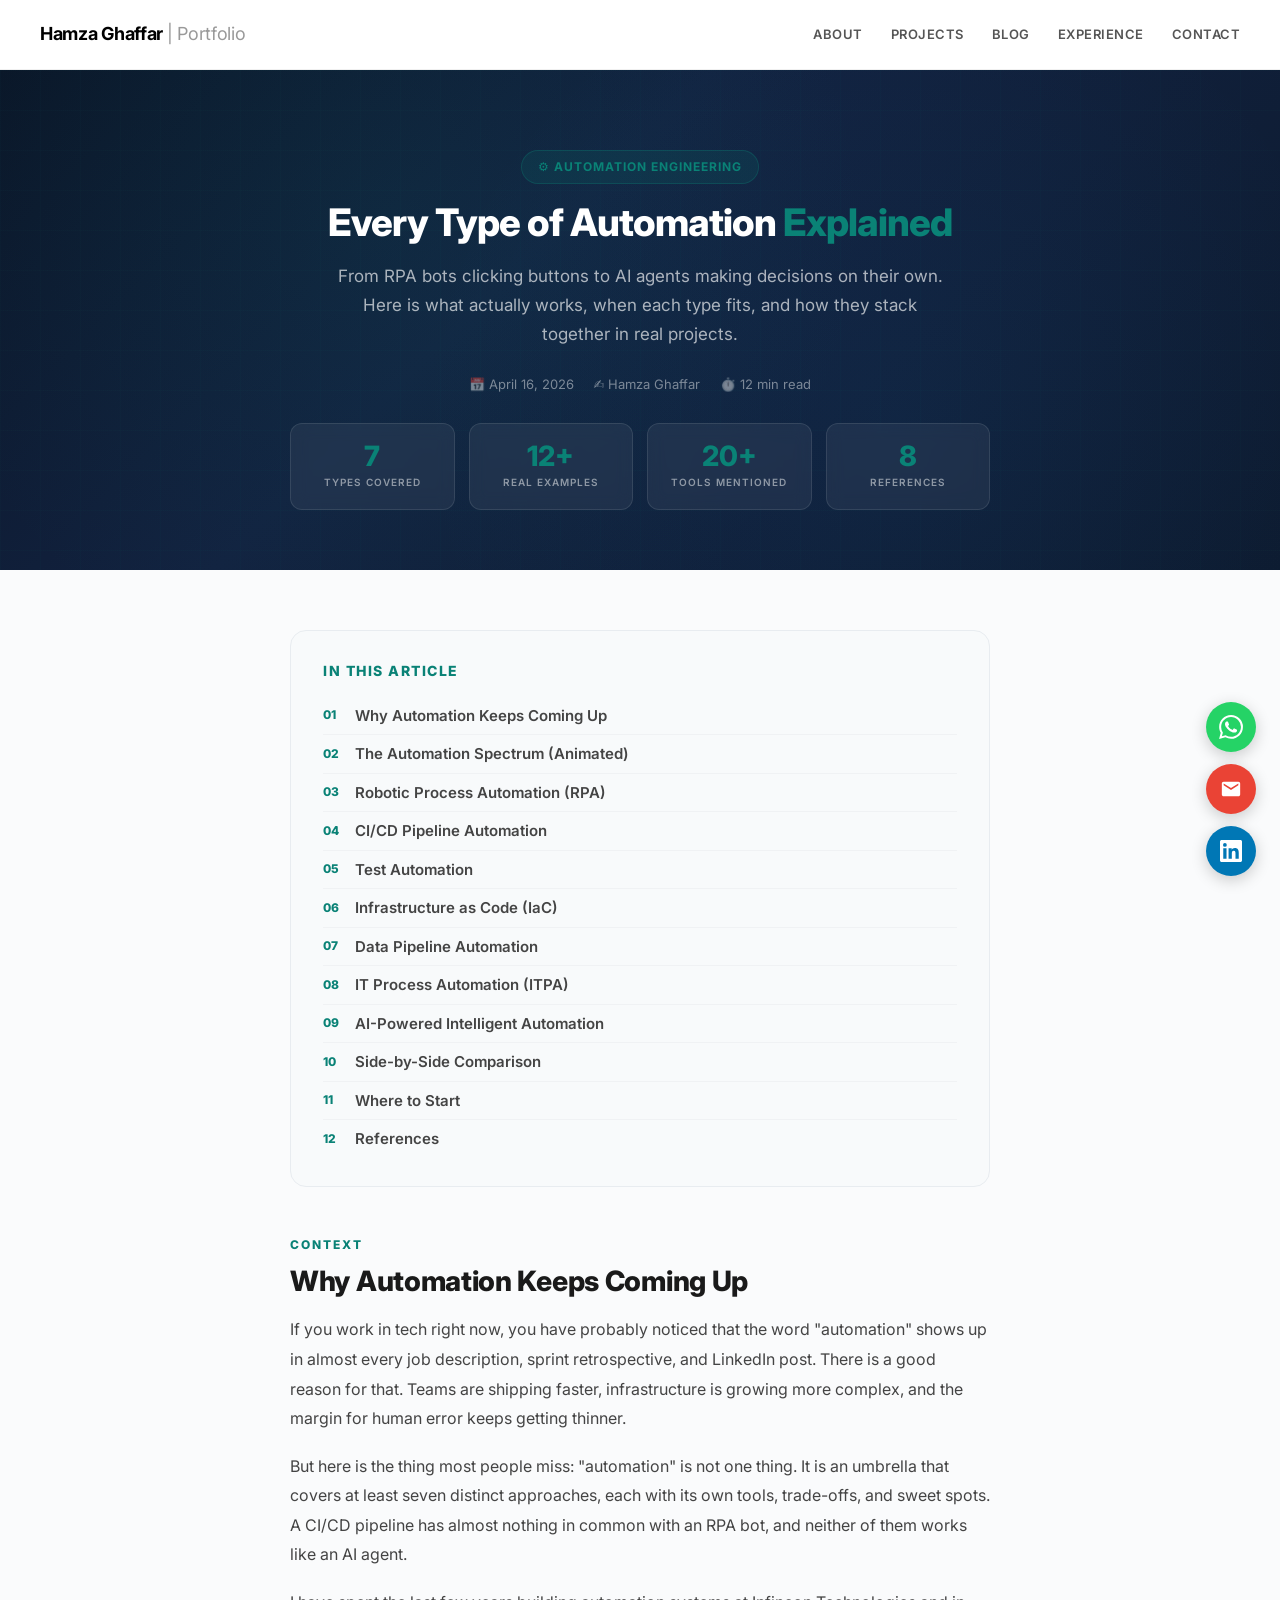
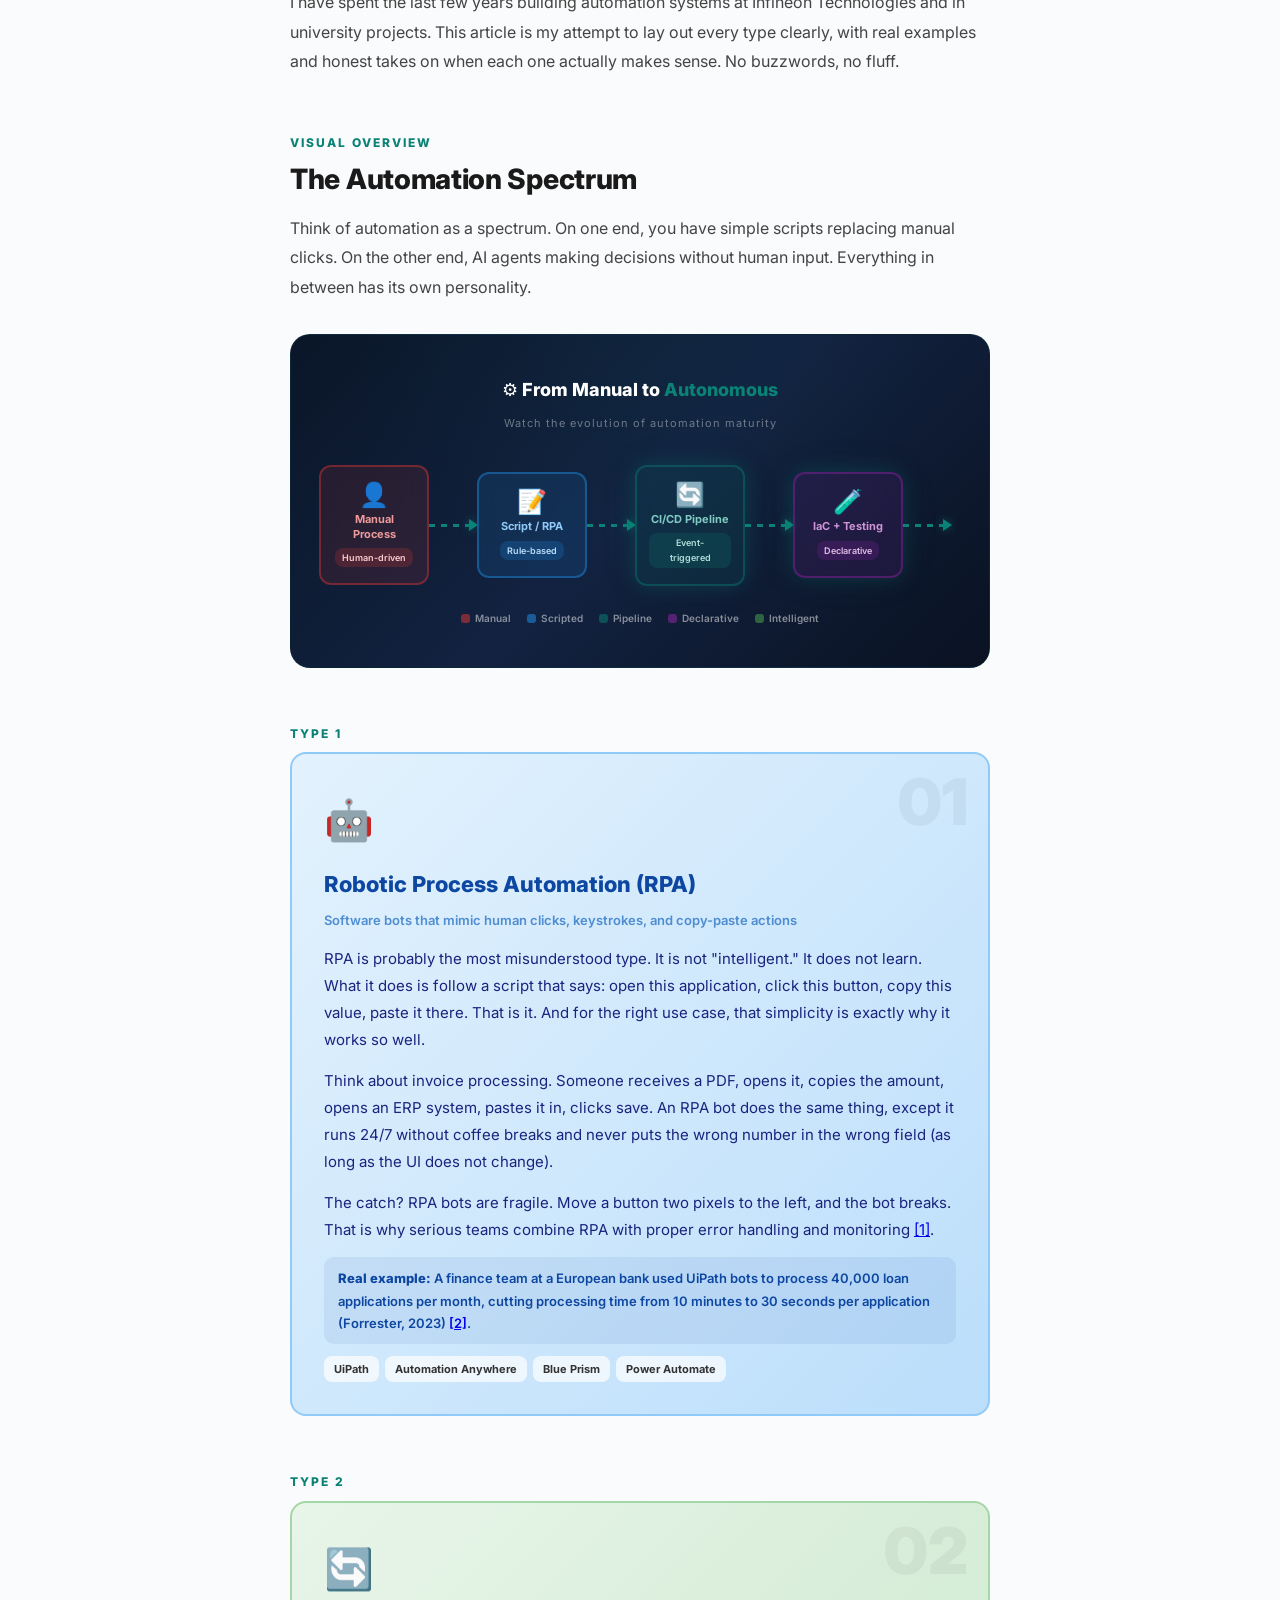
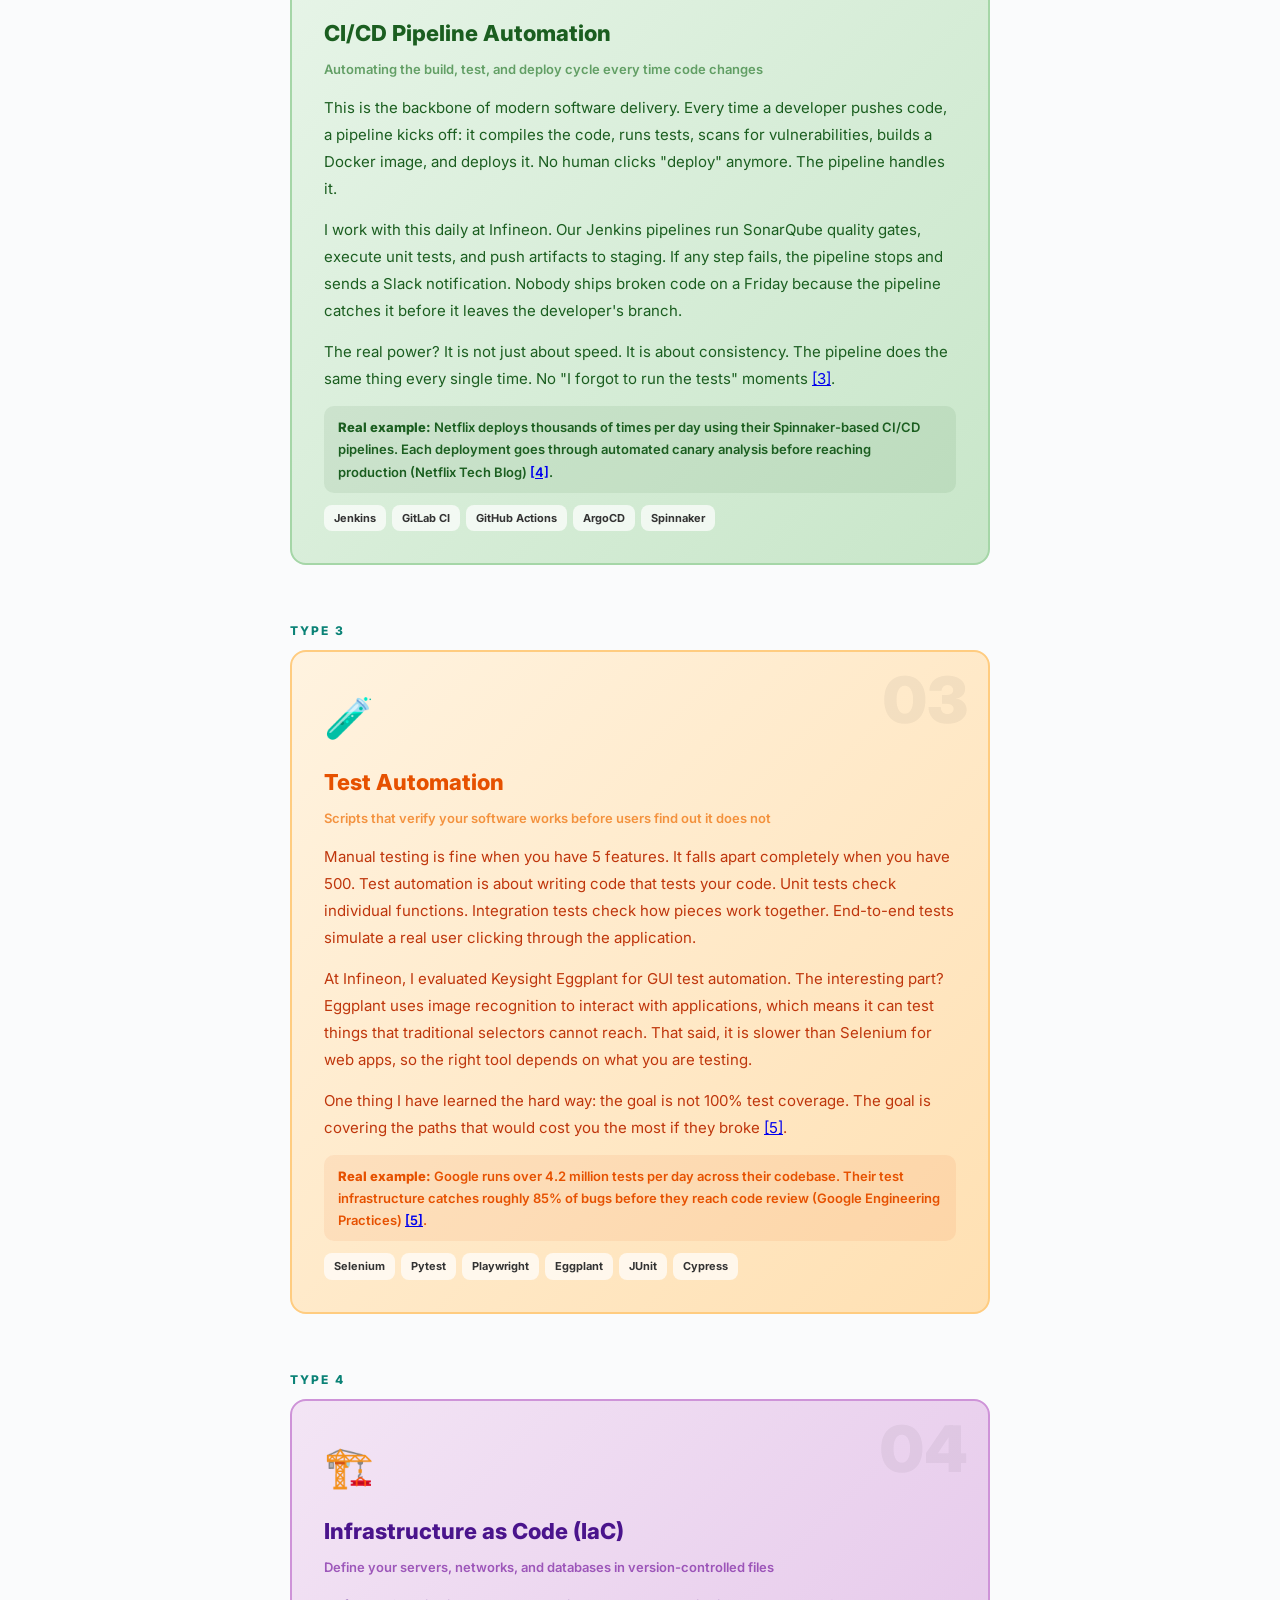
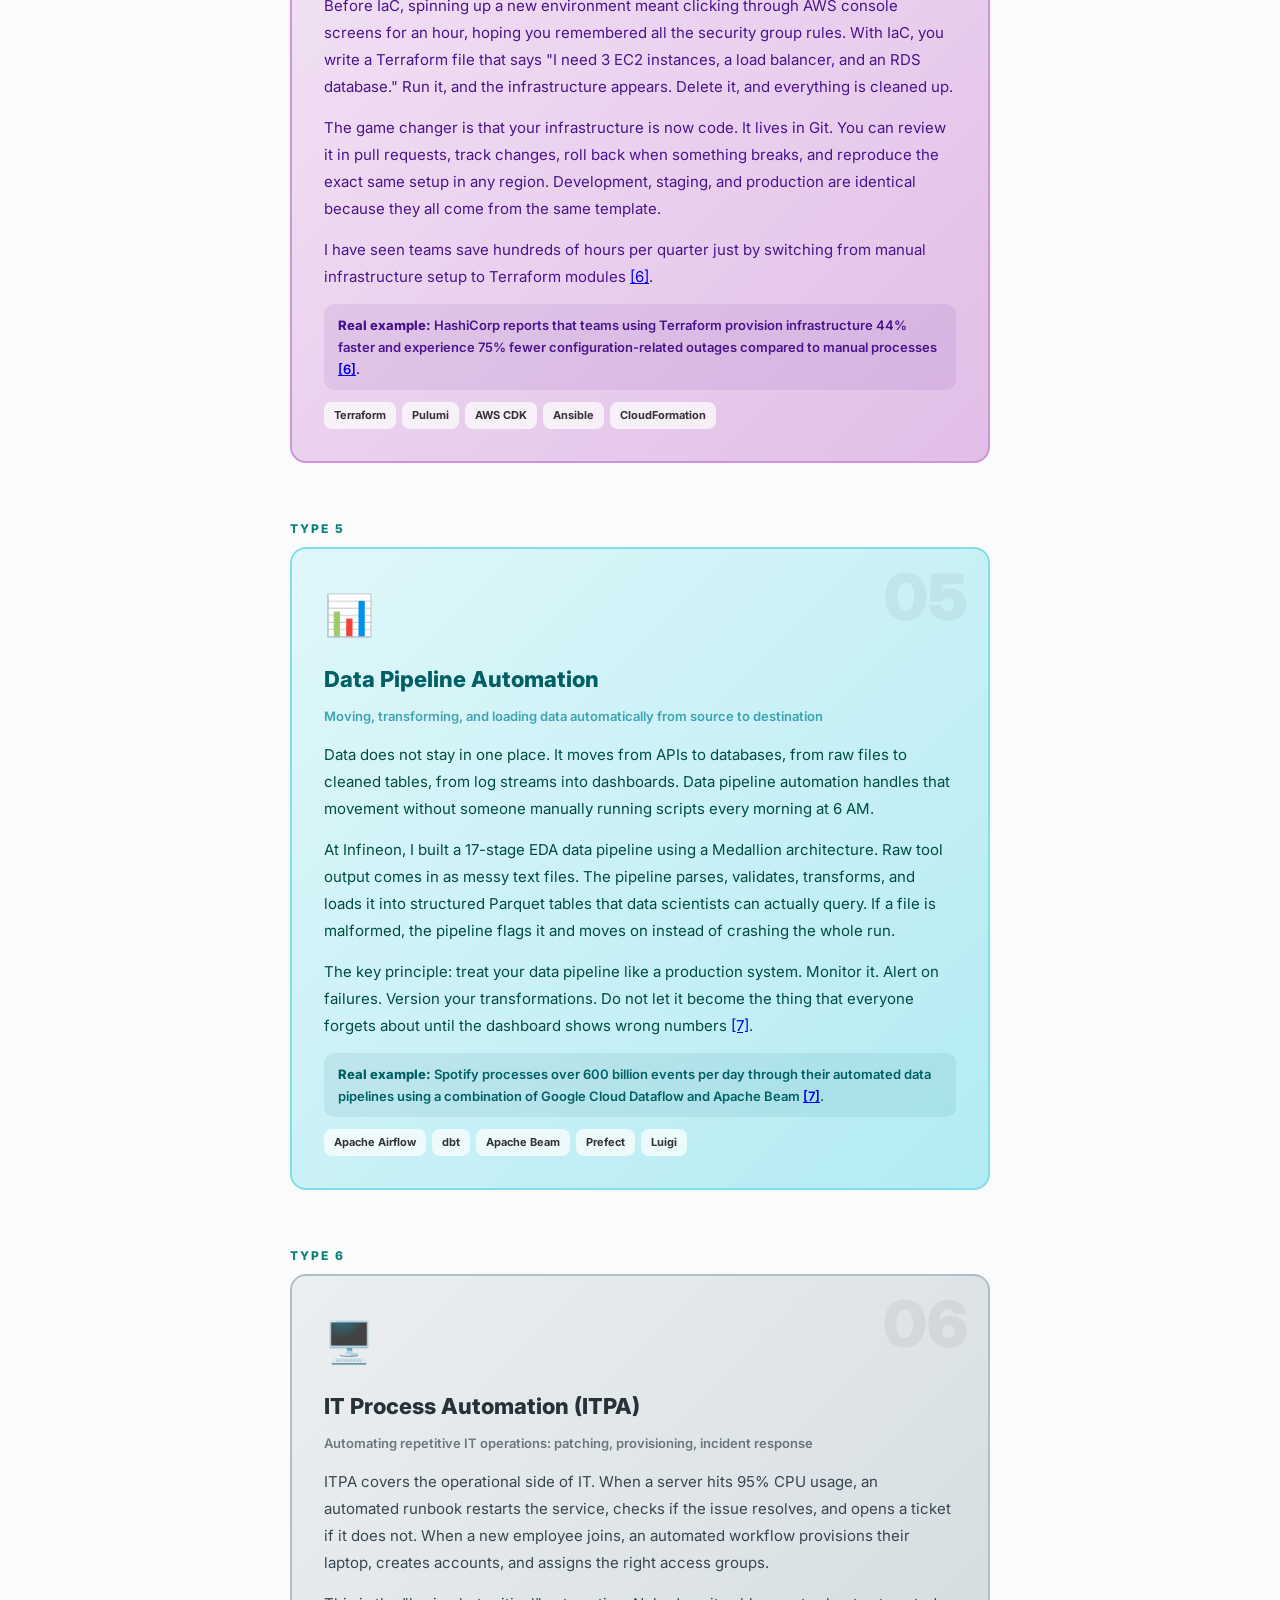
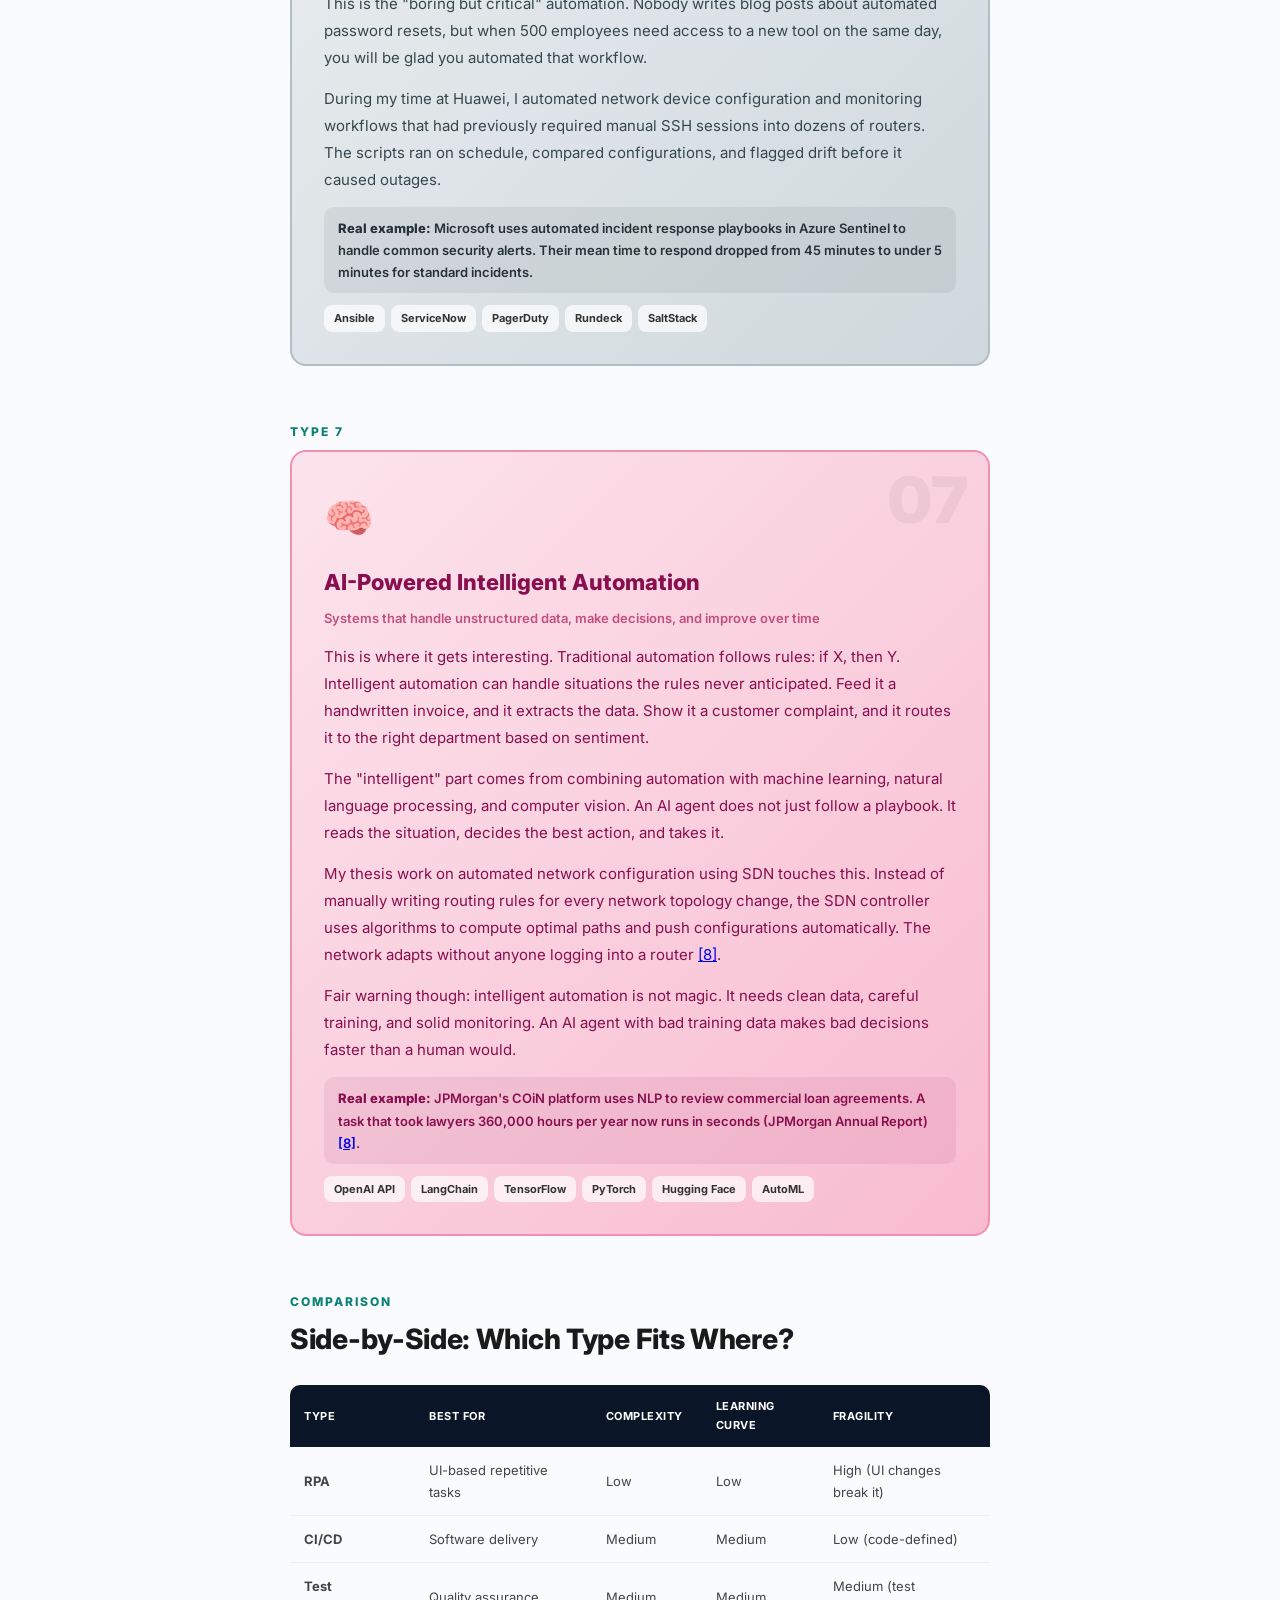
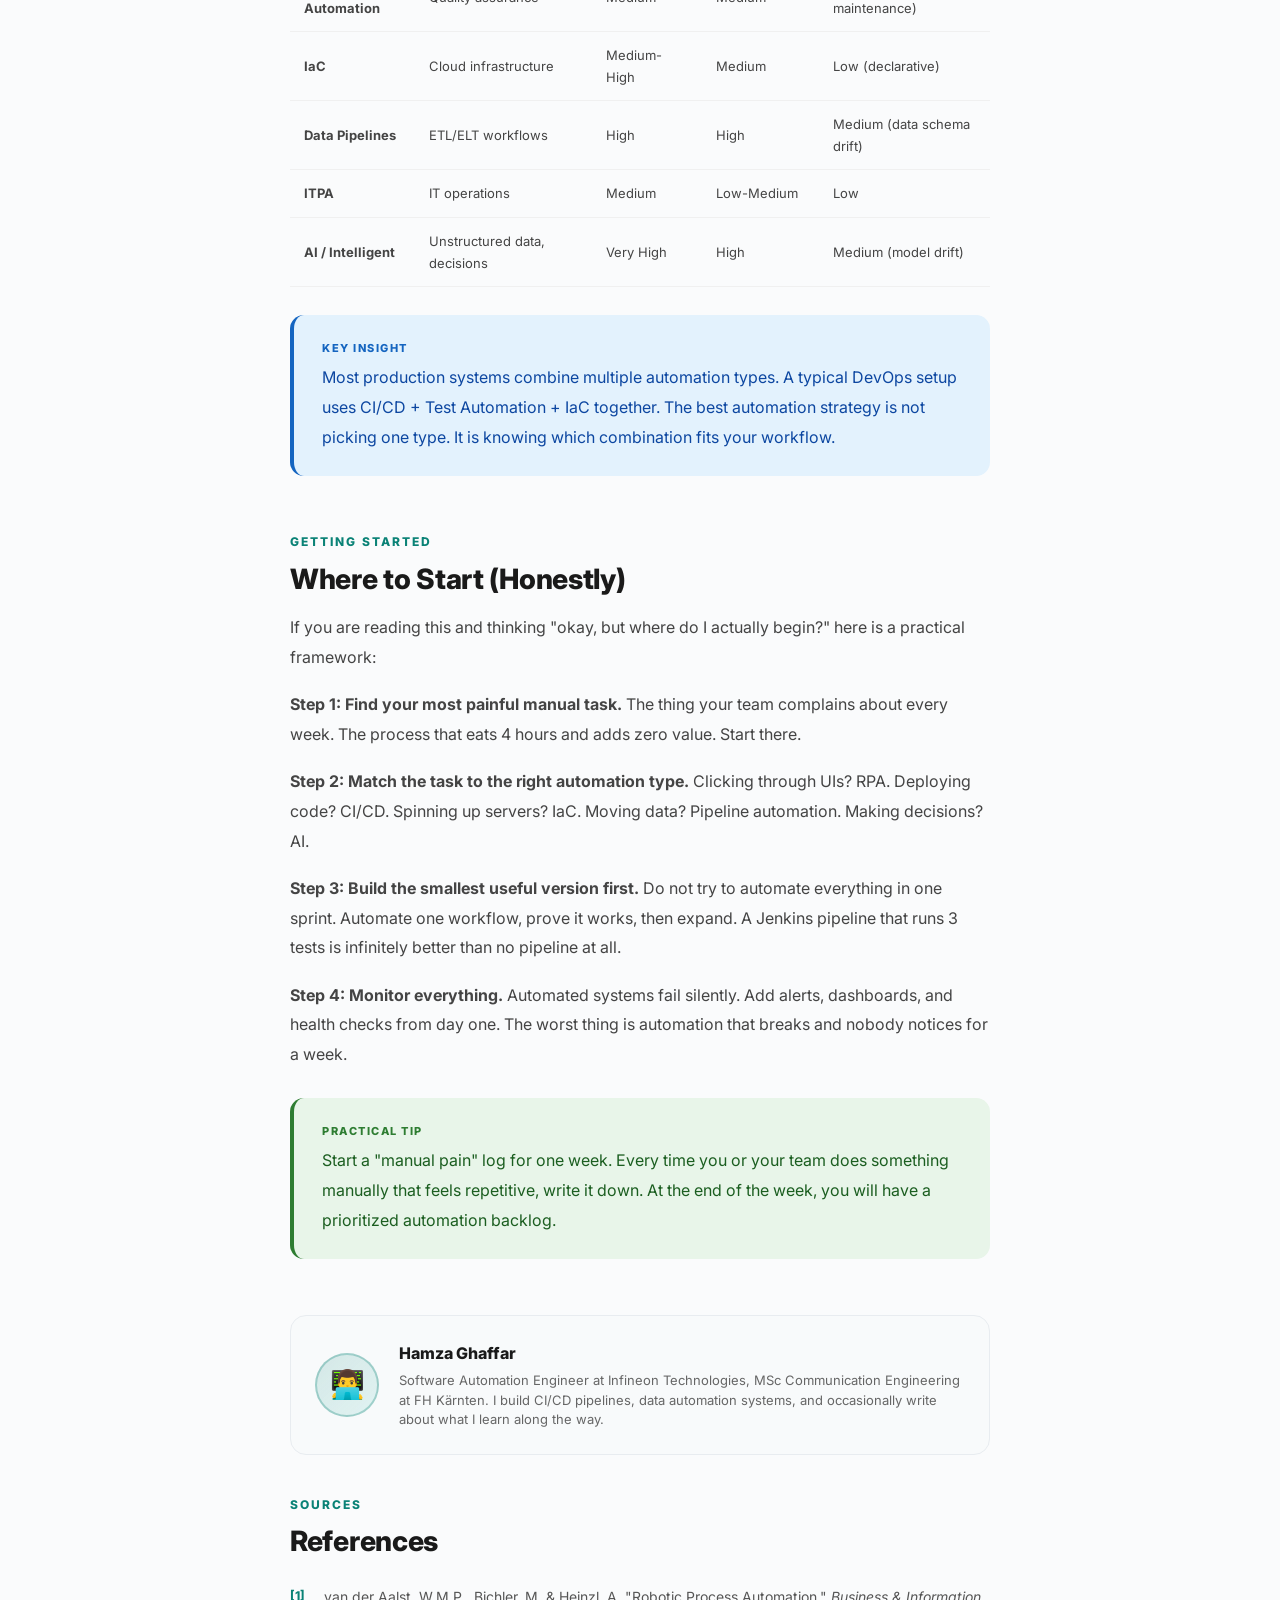
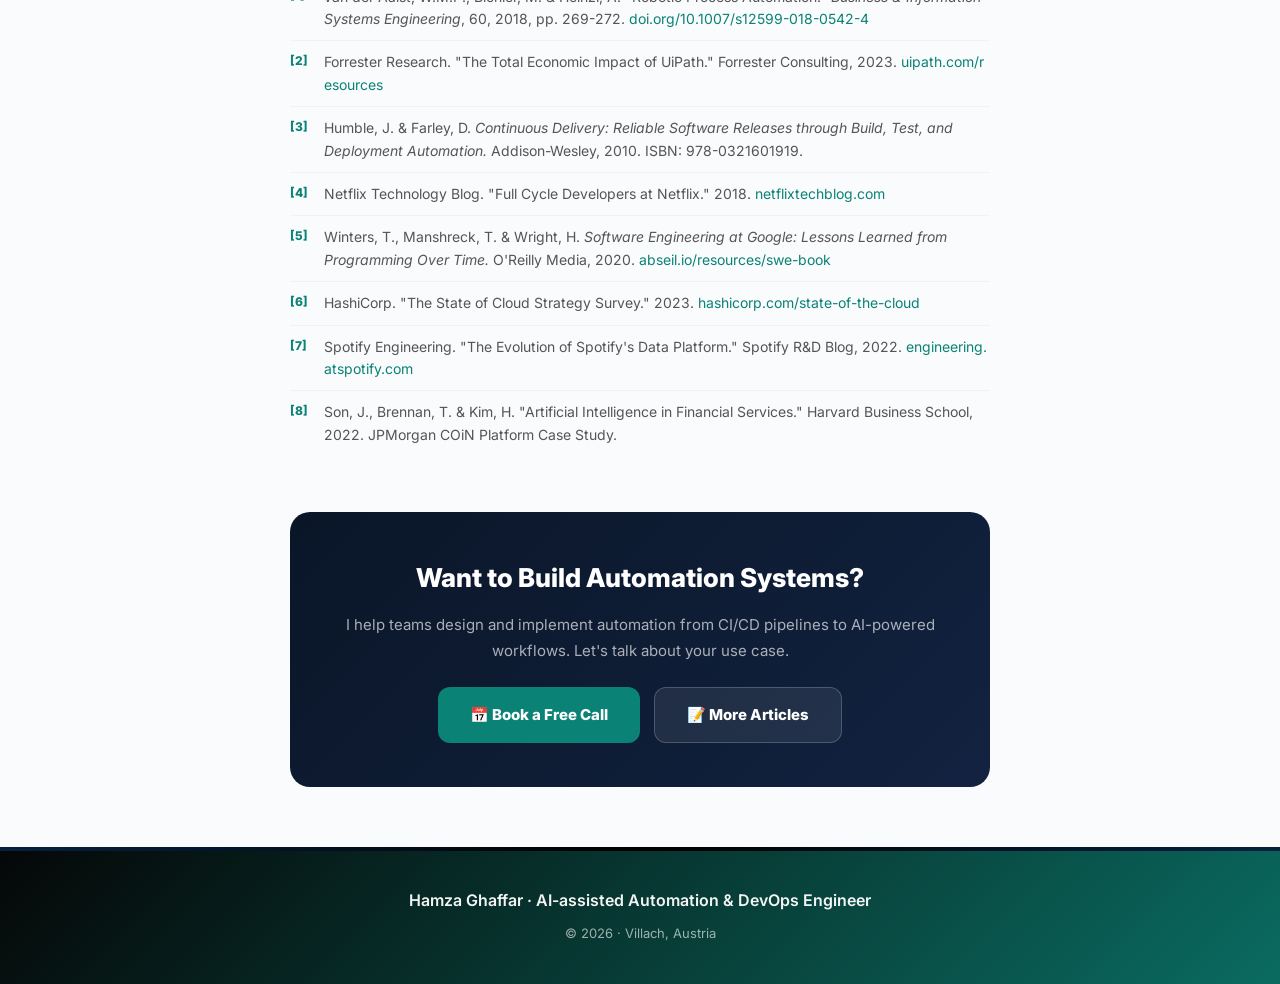
<file: blog/types-of-automation-explained.html>
<!DOCTYPE html>
<html lang="en">
<head>
    <meta charset="UTF-8">
    <meta name="viewport" content="width=device-width, initial-scale=1.0">
    <title>7 Types of Automation Explained With Real Examples (2026 Guide) | Hamza Ghaffar</title>
    <meta name="description" content="What are the 7 types of automation? RPA, CI/CD pipelines, test automation, infrastructure as code, data pipelines, IT process automation & AI-powered intelligent automation explained with real-world examples, tools comparison and a practical getting-started framework.">
    <meta name="keywords" content="types of automation, types of automation explained, automation types, what is automation, robotic process automation, RPA, CI/CD automation, CI/CD pipeline automation, test automation, infrastructure as code, IaC, data pipeline automation, IT process automation, ITPA, AI automation, intelligent automation, DevOps automation, process automation, workflow automation, automation tools comparison, automation examples, hyperautomation, agentic automation, business process automation, task automation, Python automation, automation best practices, automation strategy, no-code automation, low-code automation, automation maturity model, software engineering automation, IT automation, cloud automation, Terraform, Jenkins, UiPath, Ansible, Selenium, Apache Airflow">
    <meta name="author" content="Hamza Ghaffar">
    <meta name="robots" content="index, follow, max-snippet:-1, max-image-preview:large">
    <link rel="canonical" href="https://hamza-ghaffar.github.io/blog/types-of-automation-explained.html">

    <!-- Open Graph -->
    <meta property="og:title" content="7 Types of Automation Explained With Real Examples (2026)">
    <meta property="og:description" content="RPA, CI/CD, test automation, IaC, data pipelines, ITPA & AI automation what each type does, when to use it, tools comparison and how to get started. Practical guide with 12+ real-world examples.">
    <meta property="og:type" content="article">
    <meta property="og:url" content="https://hamza-ghaffar.github.io/blog/types-of-automation-explained.html">
    <meta property="og:site_name" content="Hamza Ghaffar Blog">
    <meta property="article:published_time" content="2026-04-16T00:00:00+02:00">
    <meta property="article:modified_time" content="2026-04-16T00:00:00+02:00">
    <meta property="article:author" content="Hamza Ghaffar">
    <meta property="article:section" content="Automation">
    <meta property="article:tag" content="Types of Automation">
    <meta property="article:tag" content="Robotic Process Automation">
    <meta property="article:tag" content="DevOps Automation">
    <meta property="article:tag" content="CI/CD Pipeline Automation">
    <meta property="article:tag" content="Test Automation">
    <meta property="article:tag" content="Infrastructure as Code">
    <meta property="article:tag" content="AI Automation">
    <meta property="article:tag" content="Intelligent Automation">
    <meta property="article:tag" content="Data Pipeline Automation">
    <meta property="article:tag" content="IT Process Automation">
    <meta property="article:tag" content="Hyperautomation">

    <!-- Twitter Card -->
    <meta name="twitter:card" content="summary_large_image">
    <meta name="twitter:title" content="7 Types of Automation Explained With Real Examples (2026)">
    <meta name="twitter:description" content="RPA, CI/CD, test automation, IaC, data pipelines, ITPA & AI 7 automation types compared with real examples, tools & a practical getting-started guide.">

    <link href="https://fonts.googleapis.com/css2?family=Inter:wght@300;400;600;700;800&display=swap" rel="stylesheet">
    <link rel="stylesheet" href="../assets/css/style.css">

    <!-- Structured Data: Article -->
    <script type="application/ld+json">
    {
        "@context": "https://schema.org",
        "@type": "BlogPosting",
        "headline": "7 Types of Automation Explained With Real Examples (2026 Guide)",
        "description": "A practical guide to every type of automation in software engineering, DevOps, and AI RPA, CI/CD, test automation, infrastructure as code, data pipelines, ITPA, and AI-powered intelligent automation with real-world examples.",
        "datePublished": "2026-04-16",
        "dateModified": "2026-04-16",
        "author": {
            "@type": "Person",
            "name": "Hamza Ghaffar",
            "url": "https://hamza-ghaffar.github.io",
            "jobTitle": "Software Automation Engineer",
            "sameAs": ["https://www.linkedin.com/in/hamza-ghaffar"],
            "worksFor": { "@type": "Organization", "name": "Infineon Technologies" }
        },
        "publisher": {
            "@type": "Person",
            "name": "Hamza Ghaffar",
            "url": "https://hamza-ghaffar.github.io"
        },
        "mainEntityOfPage": {
            "@type": "WebPage",
            "@id": "https://hamza-ghaffar.github.io/blog/types-of-automation-explained.html"
        },
        "keywords": ["types of automation", "automation types explained", "robotic process automation", "RPA", "CI/CD pipeline automation", "test automation", "infrastructure as code", "IaC", "data pipeline automation", "IT process automation", "AI automation", "intelligent automation", "DevOps automation", "hyperautomation", "agentic automation", "workflow automation", "process automation", "automation tools comparison", "automation examples", "automation best practices"],
        "articleSection": "Automation",
        "wordCount": "3200",
        "inLanguage": "en",
        "about": [
            {"@type": "Thing", "name": "Robotic Process Automation"},
            {"@type": "Thing", "name": "CI/CD Pipeline"},
            {"@type": "Thing", "name": "Test Automation"},
            {"@type": "Thing", "name": "Infrastructure as Code"},
            {"@type": "Thing", "name": "Data Pipeline Automation"},
            {"@type": "Thing", "name": "IT Process Automation"},
            {"@type": "Thing", "name": "Artificial Intelligence"}
        ]
    }
    </script>

    <!-- Structured Data: BreadcrumbList -->
    <script type="application/ld+json">
    {
        "@context": "https://schema.org",
        "@type": "BreadcrumbList",
        "itemListElement": [
            {"@type": "ListItem", "position": 1, "name": "Home", "item": "https://hamza-ghaffar.github.io/"},
            {"@type": "ListItem", "position": 2, "name": "Blog", "item": "https://hamza-ghaffar.github.io/blog/"},
            {"@type": "ListItem", "position": 3, "name": "Types of Automation Explained", "item": "https://hamza-ghaffar.github.io/blog/types-of-automation-explained.html"}
        ]
    }
    </script>

    <!-- Structured Data: FAQ -->
    <script type="application/ld+json">
    {
        "@context": "https://schema.org",
        "@type": "FAQPage",
        "mainEntity": [
            {
                "@type": "Question",
                "name": "What are the 7 types of automation in software engineering?",
                "acceptedAnswer": {
                    "@type": "Answer",
                    "text": "The 7 main types of automation are: (1) Robotic Process Automation (RPA) for UI-based repetitive tasks, (2) CI/CD Pipeline Automation for software delivery, (3) Test Automation for quality assurance, (4) Infrastructure as Code (IaC) for cloud provisioning, (5) Data Pipeline Automation for ETL/ELT workflows, (6) IT Process Automation (ITPA) for IT operations, and (7) AI-Powered Intelligent Automation for unstructured data and decision-making."
                }
            },
            {
                "@type": "Question",
                "name": "What is the difference between RPA and intelligent automation?",
                "acceptedAnswer": {
                    "@type": "Answer",
                    "text": "RPA (Robotic Process Automation) follows predefined rules to repeat human actions like clicking, typing, and copying data. Intelligent automation combines RPA with AI, machine learning, and natural language processing so the system can handle unstructured data, make decisions, and improve over time. RPA is rule-based and fragile to UI changes, while intelligent automation adapts and learns."
                }
            },
            {
                "@type": "Question",
                "name": "Which automation type should I start with?",
                "acceptedAnswer": {
                    "@type": "Answer",
                    "text": "Start with CI/CD pipeline automation if you ship software regularly. Start with RPA or scripting/task automation if you deal with repetitive manual processes. Start with Infrastructure as Code (IaC) like Terraform if you manage cloud infrastructure. Start with data pipeline automation if you move data between systems. The best starting point depends on where you spend the most manual time."
                }
            },
            {
                "@type": "Question",
                "name": "What is hyperautomation and how does it relate to automation types?",
                "acceptedAnswer": {
                    "@type": "Answer",
                    "text": "Hyperautomation is a strategy that combines multiple automation types RPA, AI, machine learning, process mining and workflow automation to automate as many business and IT processes as possible. Rather than using a single automation type, hyperautomation orchestrates several together for end-to-end process automation."
                }
            },
            {
                "@type": "Question",
                "name": "What are the best automation tools for DevOps?",
                "acceptedAnswer": {
                    "@type": "Answer",
                    "text": "Key DevOps automation tools include: Jenkins, GitLab CI, and GitHub Actions for CI/CD pipelines; Terraform, Pulumi, and Ansible for Infrastructure as Code; Selenium, Playwright, and Cypress for test automation; Apache Airflow and dbt for data pipelines; and Docker/Kubernetes for container orchestration."
                }
            },
            {
                "@type": "Question",
                "name": "What is CI/CD pipeline automation?",
                "acceptedAnswer": {
                    "@type": "Answer",
                    "text": "CI/CD (Continuous Integration/Continuous Delivery) pipeline automation automates the entire software delivery process building code, running tests, scanning for vulnerabilities, and deploying to production every time a developer pushes code. Tools like Jenkins, GitHub Actions, and GitLab CI handle this automatically, ensuring consistent, reliable deployments."
                }
            },
            {
                "@type": "Question",
                "name": "What is Infrastructure as Code (IaC)?",
                "acceptedAnswer": {
                    "@type": "Answer",
                    "text": "Infrastructure as Code (IaC) is a type of automation that defines servers, networks, databases and cloud resources in version-controlled configuration files instead of manual setup. Tools like Terraform, AWS CDK and Pulumi let teams provision, track and reproduce identical infrastructure environments automatically."
                }
            }
        ]
    }
    </script>

    <style>
        :root {
            --blog-primary: #0a8276;
            --blog-dark: #004d47;
            --blog-bg: #0a1628;
            --blog-bg2: #122240;
        }

        /* Hero */
        .post-hero {
            background: linear-gradient(135deg, #0a1628 0%, #122240 40%, #0d1b30 100%);
            color: #fff; padding: 80px 40px 60px; text-align: center;
            position: relative; overflow: hidden;
        }
        .post-hero::before {
            content: ''; position: absolute; inset: 0;
            background:
                radial-gradient(circle at 30% 30%, rgba(10,130,118,0.1) 0%, transparent 50%),
                radial-gradient(circle at 70% 70%, rgba(33,150,243,0.06) 0%, transparent 50%);
            pointer-events: none;
        }
        .post-hero::after {
            content: ''; position: absolute; inset: 0;
            background-image:
                linear-gradient(rgba(10,130,118,0.03) 1px, transparent 1px),
                linear-gradient(90deg, rgba(10,130,118,0.03) 1px, transparent 1px);
            background-size: 40px 40px; pointer-events: none;
            animation: gridDrift 20s linear infinite;
        }
        @keyframes gridDrift { 0% { background-position: 0 0; } 100% { background-position: 40px 40px; } }

        .post-hero-content { max-width: 750px; margin: 0 auto; position: relative; z-index: 1; }
        .post-badge {
            display: inline-flex; align-items: center; gap: 8px;
            background: rgba(10,130,118,0.15); border: 1px solid rgba(10,130,118,0.3);
            color: var(--blog-primary); font-size: 12px; font-weight: 700;
            padding: 6px 16px; border-radius: 20px; margin-bottom: 16px;
            text-transform: uppercase; letter-spacing: 1px;
        }
        .post-hero h1 {
            font-size: 38px; font-weight: 800; margin-bottom: 16px;
            letter-spacing: -1px; line-height: 1.2;
        }
        .post-hero h1 span { color: var(--blog-primary); }
        .post-hero-sub {
            font-size: 17px; color: rgba(255,255,255,0.65); max-width: 620px;
            margin: 0 auto 24px; line-height: 1.7;
        }
        .post-meta-strip {
            display: flex; justify-content: center; gap: 20px;
            font-size: 13px; color: rgba(255,255,255,0.45); flex-wrap: wrap;
        }
        .post-meta-strip span { display: flex; align-items: center; gap: 5px; }

        /* KPI strip for post */
        .post-kpi-strip {
            display: grid; grid-template-columns: repeat(4, 1fr); gap: 14px;
            max-width: 700px; margin: 28px auto 0;
        }
        .post-kpi {
            background: rgba(255,255,255,0.06); border: 1px solid rgba(255,255,255,0.1);
            border-radius: 12px; padding: 18px 10px; text-align: center;
            backdrop-filter: blur(8px);
            transition: border-color 0.3s ease, transform 0.3s ease;
        }
        .post-kpi:hover { border-color: rgba(10,130,118,0.4); transform: translateY(-2px); }
        .post-kpi-value {
            font-size: 28px; font-weight: 800; color: var(--blog-primary);
            line-height: 1; margin-bottom: 4px;
        }
        .post-kpi-label {
            font-size: 10px; font-weight: 600; text-transform: uppercase;
            letter-spacing: 1px; color: rgba(255,255,255,0.5);
        }

        /* Content */
        .post-container { max-width: 780px; margin: 0 auto; padding: 60px 40px; }

        /* Table of Contents */
        .toc {
            background: #f8fafb; border-radius: 16px; padding: 28px 32px;
            border: 1px solid #e8ecf0; margin-bottom: 48px;
        }
        .toc-title {
            font-size: 14px; font-weight: 800; text-transform: uppercase;
            letter-spacing: 1.5px; color: var(--blog-primary); margin-bottom: 14px;
        }
        .toc-list { list-style: none; padding: 0; margin: 0; }
        .toc-list li {
            padding: 6px 0; border-bottom: 1px solid #f0f2f4;
        }
        .toc-list li:last-child { border-bottom: none; }
        .toc-list a {
            text-decoration: none; color: #444; font-size: 15px;
            font-weight: 600; transition: color 0.2s ease;
            display: flex; align-items: center; gap: 8px;
        }
        .toc-list a:hover { color: var(--blog-primary); }
        .toc-num {
            font-size: 12px; font-weight: 800; color: var(--blog-primary);
            min-width: 24px;
        }

        /* Section styling */
        .post-section { margin-bottom: 56px; }
        .post-section-label {
            font-size: 12px; font-weight: 800; text-transform: uppercase;
            letter-spacing: 2px; color: var(--blog-primary); margin-bottom: 8px;
        }
        .post-section h2 {
            font-size: 28px; font-weight: 800; color: #1a1a1a;
            margin-bottom: 16px; letter-spacing: -0.3px; line-height: 1.3;
        }
        .post-section h3 {
            font-size: 20px; font-weight: 700; color: #2a2a2a;
            margin: 28px 0 12px;
        }
        .post-section p {
            font-size: 16px; color: #444; line-height: 1.85;
            margin-bottom: 18px;
        }

        /* Automation Type Cards */
        .auto-type-card {
            border-radius: 16px; padding: 32px; margin-bottom: 28px;
            position: relative; overflow: hidden;
            transition: transform 0.3s ease, box-shadow 0.3s ease;
        }
        .auto-type-card:hover {
            transform: translateY(-4px);
            box-shadow: 0 12px 40px rgba(0,0,0,0.08);
        }
        .atc-num {
            position: absolute; top: 16px; right: 20px;
            font-size: 64px; font-weight: 900; opacity: 0.06;
            line-height: 1;
        }
        .atc-icon { font-size: 40px; margin-bottom: 12px; display: block; }
        .auto-type-card h3 {
            font-size: 22px; font-weight: 800; margin: 0 0 6px;
        }
        .atc-tagline {
            font-size: 13px; font-weight: 600; margin-bottom: 14px;
            opacity: 0.7;
        }
        .auto-type-card p {
            font-size: 15px; line-height: 1.8; margin: 0 0 14px;
        }
        .atc-example {
            font-size: 13px; font-weight: 600; padding: 10px 14px;
            border-radius: 10px; margin-top: 12px;
        }
        .atc-example strong { font-weight: 800; }
        .atc-tools {
            display: flex; flex-wrap: wrap; gap: 6px; margin-top: 12px;
        }
        .atc-tool {
            font-size: 11px; font-weight: 700; padding: 4px 10px;
            border-radius: 8px; background: rgba(255,255,255,0.7);
            color: #333;
        }

        /* Card variant colors */
        .atc-rpa {
            background: linear-gradient(135deg, #e3f2fd, #bbdefb);
            border: 2px solid #90caf9;
        }
        .atc-rpa h3 { color: #0d47a1; }
        .atc-rpa .atc-tagline { color: #1565c0; }
        .atc-rpa p { color: #1a237e; }
        .atc-rpa .atc-example { background: rgba(13,71,161,0.08); color: #0d47a1; }

        .atc-cicd {
            background: linear-gradient(135deg, #e8f5e9, #c8e6c9);
            border: 2px solid #a5d6a7;
        }
        .atc-cicd h3 { color: #1b5e20; }
        .atc-cicd .atc-tagline { color: #2e7d32; }
        .atc-cicd p { color: #1b5e20; }
        .atc-cicd .atc-example { background: rgba(27,94,32,0.08); color: #1b5e20; }

        .atc-test {
            background: linear-gradient(135deg, #fff3e0, #ffe0b2);
            border: 2px solid #ffcc80;
        }
        .atc-test h3 { color: #e65100; }
        .atc-test .atc-tagline { color: #ef6c00; }
        .atc-test p { color: #bf360c; }
        .atc-test .atc-example { background: rgba(230,81,0,0.08); color: #e65100; }

        .atc-iac {
            background: linear-gradient(135deg, #f3e5f5, #e1bee7);
            border: 2px solid #ce93d8;
        }
        .atc-iac h3 { color: #4a148c; }
        .atc-iac .atc-tagline { color: #7b1fa2; }
        .atc-iac p { color: #4a148c; }
        .atc-iac .atc-example { background: rgba(74,20,140,0.08); color: #4a148c; }

        .atc-data {
            background: linear-gradient(135deg, #e0f7fa, #b2ebf2);
            border: 2px solid #80deea;
        }
        .atc-data h3 { color: #006064; }
        .atc-data .atc-tagline { color: #00838f; }
        .atc-data p { color: #004d40; }
        .atc-data .atc-example { background: rgba(0,96,100,0.08); color: #006064; }

        .atc-itpa {
            background: linear-gradient(135deg, #eceff1, #cfd8dc);
            border: 2px solid #b0bec5;
        }
        .atc-itpa h3 { color: #263238; }
        .atc-itpa .atc-tagline { color: #37474f; }
        .atc-itpa p { color: #37474f; }
        .atc-itpa .atc-example { background: rgba(38,50,56,0.08); color: #263238; }

        .atc-ai {
            background: linear-gradient(135deg, #fce4ec, #f8bbd0);
            border: 2px solid #f48fb1;
        }
        .atc-ai h3 { color: #880e4f; }
        .atc-ai .atc-tagline { color: #ad1457; }
        .atc-ai p { color: #880e4f; }
        .atc-ai .atc-example { background: rgba(136,14,79,0.08); color: #880e4f; }

        /* Comparison Table */
        .compare-wrap {
            overflow-x: auto; margin: 28px 0;
        }
        .compare-table {
            width: 100%; border-collapse: separate; border-spacing: 0;
            font-size: 13px; min-width: 600px;
        }
        .compare-table thead th {
            background: var(--blog-bg); color: #fff; font-weight: 700;
            padding: 12px 14px; text-align: left; font-size: 11px;
            text-transform: uppercase; letter-spacing: 0.5px;
        }
        .compare-table thead th:first-child { border-radius: 10px 0 0 0; }
        .compare-table thead th:last-child { border-radius: 0 10px 0 0; }
        .compare-table tbody td {
            padding: 12px 14px; border-bottom: 1px solid #f0f0f0; color: #444;
        }
        .compare-table tbody tr:hover td { background: #f8fafb; }

        /* Animated flow pipeline */
        .flow-wrapper {
            background: linear-gradient(135deg, var(--blog-bg) 0%, var(--blog-bg2) 50%, #0a1222 100%);
            border-radius: 20px; padding: 40px 28px;
            border: 1px solid rgba(10,130,118,0.12);
            overflow-x: auto; position: relative; margin: 32px 0;
        }
        .flow-wrapper::before {
            content: ''; position: absolute; inset: 0;
            background: radial-gradient(ellipse at 50% 0%, rgba(10,130,118,0.06) 0%, transparent 60%);
            pointer-events: none; border-radius: 20px;
        }
        .flow-title {
            text-align: center; font-size: 18px; font-weight: 800;
            color: #fff; margin-bottom: 8px; position: relative;
        }
        .flow-title span { color: var(--blog-primary); }
        .flow-subtitle {
            text-align: center; font-size: 11px; color: rgba(255,255,255,0.4);
            margin-bottom: 32px; letter-spacing: 1px;
        }
        .flow-row {
            display: flex; align-items: center; justify-content: center;
            gap: 0; margin-bottom: 8px; flex-wrap: nowrap;
            min-width: fit-content;
        }
        .flow-node {
            display: flex; flex-direction: column; align-items: center;
            justify-content: center; gap: 5px;
            min-width: 110px; max-width: 130px; padding: 16px 12px;
            border-radius: 12px; text-align: center;
            border: 2px solid transparent;
            opacity: 0; transform: translateX(-30px) scale(0.9);
            transition: opacity 0.7s cubic-bezier(0.16,1,0.3,1),
                        transform 0.7s cubic-bezier(0.16,1,0.3,1),
                        box-shadow 0.3s ease;
            cursor: default; backdrop-filter: blur(8px);
        }
        .flow-node.visible { opacity: 1; transform: translateX(0) scale(1); }
        .flow-node.glow {
            box-shadow: 0 0 20px rgba(10,130,118,0.25), 0 0 40px rgba(10,130,118,0.08);
        }
        .flow-node:hover {
            transform: scale(1.08) !important;
            box-shadow: 0 8px 28px rgba(0,0,0,0.3), 0 0 16px rgba(10,130,118,0.15);
            z-index: 2;
        }
        .flow-node-icon { font-size: 24px; line-height: 1; }
        .flow-node-label { font-size: 11px; font-weight: 700; line-height: 1.3; }
        .flow-node-time {
            font-size: 9px; font-weight: 600; padding: 2px 7px;
            border-radius: 8px; margin-top: 2px;
        }

        .fn-manual { background: rgba(229,57,53,0.12); border-color: rgba(229,57,53,0.4); color: #ef9a9a; }
        .fn-manual .flow-node-time { background: rgba(229,57,53,0.2); color: #ffcdd2; }
        .fn-script { background: rgba(33,150,243,0.12); border-color: rgba(33,150,243,0.4); color: #90caf9; }
        .fn-script .flow-node-time { background: rgba(33,150,243,0.2); color: #bbdefb; }
        .fn-pipe { background: rgba(10,130,118,0.12); border-color: rgba(10,130,118,0.4); color: #80cbc4; }
        .fn-pipe .flow-node-time { background: rgba(10,130,118,0.2); color: #b2dfdb; }
        .fn-smart { background: rgba(156,39,176,0.12); border-color: rgba(156,39,176,0.4); color: #ce93d8; }
        .fn-smart .flow-node-time { background: rgba(156,39,176,0.2); color: #e1bee7; }
        .fn-auto { background: rgba(76,175,80,0.12); border-color: rgba(76,175,80,0.4); color: #a5d6a7; }
        .fn-auto .flow-node-time { background: rgba(76,175,80,0.2); color: #c8e6c9; }

        .flow-connector {
            width: 48px; height: 3px;
            background: repeating-linear-gradient(90deg, var(--blog-primary) 0, var(--blog-primary) 6px, transparent 6px, transparent 12px);
            background-size: 12px 3px;
            position: relative; flex-shrink: 0;
            opacity: 0; transition: opacity 0.4s ease;
        }
        .flow-connector.visible { opacity: 1; animation: dashFlow 0.6s linear infinite; }
        .flow-connector::after {
            content: ''; position: absolute; right: -7px; top: -5px;
            border: 6px solid transparent;
            border-left: 9px solid var(--blog-primary);
            filter: drop-shadow(0 0 4px rgba(10,130,118,0.6));
        }
        @keyframes dashFlow { 0% { background-position: 0 0; } 100% { background-position: 12px 0; } }

        .flow-legend {
            display: flex; justify-content: center; gap: 16px;
            margin-top: 24px; flex-wrap: wrap;
        }
        .flow-legend-item {
            display: flex; align-items: center; gap: 5px;
            font-size: 10px; font-weight: 600; color: rgba(255,255,255,0.5);
        }
        .flow-legend-dot { width: 9px; height: 9px; border-radius: 3px; }

        /* Callout boxes */
        .callout {
            border-radius: 14px; padding: 24px 28px; margin: 28px 0;
            border-left: 4px solid;
        }
        .callout-tip {
            background: #e8f5e9; border-color: #2e7d32;
        }
        .callout-tip p { color: #1b5e20; margin: 0; }
        .callout-insight {
            background: #e3f2fd; border-color: #1565c0;
        }
        .callout-insight p { color: #0d47a1; margin: 0; }
        .callout-label {
            font-size: 11px; font-weight: 800; text-transform: uppercase;
            letter-spacing: 1.5px; margin-bottom: 6px;
        }
        .callout-tip .callout-label { color: #2e7d32; }
        .callout-insight .callout-label { color: #1565c0; }

        /* References */
        .ref-list { list-style: none; padding: 0; margin: 0; }
        .ref-list li {
            padding: 10px 0; border-bottom: 1px solid #f0f2f4;
            font-size: 14px; color: #555; line-height: 1.6;
            display: flex; gap: 10px;
        }
        .ref-list li:last-child { border-bottom: none; }
        .ref-num {
            font-size: 12px; font-weight: 800; color: var(--blog-primary);
            min-width: 24px; flex-shrink: 0;
        }
        .ref-list a {
            color: var(--blog-primary); text-decoration: none;
            word-break: break-all;
        }
        .ref-list a:hover { text-decoration: underline; }

        /* CTA */
        .post-cta {
            text-align: center; padding: 44px 24px;
            background: linear-gradient(135deg, var(--blog-bg), var(--blog-bg2));
            border-radius: 20px; color: #fff; margin-top: 16px;
        }
        .post-cta h2 { font-size: 26px; font-weight: 800; margin-bottom: 12px; }
        .post-cta p { font-size: 15px; color: rgba(255,255,255,0.65); margin-bottom: 24px; }
        .post-cta-btns { display: flex; justify-content: center; gap: 14px; flex-wrap: wrap; }
        .post-cta-btn {
            display: inline-flex; align-items: center; gap: 8px;
            padding: 14px 32px; border-radius: 12px; font-size: 15px;
            font-weight: 800; text-decoration: none;
            transition: transform 0.3s ease, box-shadow 0.3s ease;
        }
        .post-cta-btn:hover { transform: translateY(-3px); }
        .post-cta-btn-primary {
            background: var(--blog-primary); color: #fff;
        }
        .post-cta-btn-primary:hover { box-shadow: 0 8px 24px rgba(10,130,118,0.4); }
        .post-cta-btn-secondary {
            background: rgba(255,255,255,0.08); color: #fff;
            border: 1px solid rgba(255,255,255,0.2);
        }
        .post-cta-btn-secondary:hover { box-shadow: 0 8px 24px rgba(255,255,255,0.1); }

        /* Author box */
        .author-box {
            display: flex; align-items: center; gap: 20px;
            background: #f8fafb; border-radius: 16px; padding: 24px;
            border: 1px solid #e8ecf0; margin: 40px 0;
        }
        .author-avatar {
            width: 64px; height: 64px; border-radius: 50%;
            background: linear-gradient(135deg, rgba(10,130,118,0.15), #e0f2f1);
            display: flex; align-items: center; justify-content: center;
            font-size: 28px; flex-shrink: 0;
            border: 2px solid rgba(10,130,118,0.3);
        }
        .author-info h4 { font-size: 16px; font-weight: 800; color: #1a1a1a; margin: 0 0 4px; }
        .author-info p { font-size: 13px; color: #666; margin: 0; line-height: 1.5; }

        /* Responsive */
        @media (max-width: 768px) {
            .post-hero { padding: 60px 20px 40px; }
            .post-hero h1 { font-size: 26px; }
            .post-hero-sub { font-size: 15px; }
            .post-kpi-strip { grid-template-columns: repeat(2, 1fr); gap: 10px; }
            .post-kpi-value { font-size: 22px; }
            .post-container { padding: 40px 16px; }
            .post-section h2 { font-size: 22px; }
            .post-section p { font-size: 15px; }
            .auto-type-card { padding: 24px 20px; }
            .auto-type-card h3 { font-size: 18px; }
            .flow-wrapper { padding: 24px 14px; }
            .flow-row { flex-direction: column; align-items: center; }
            .flow-node {
                min-width: 80%; max-width: 90%; padding: 12px 14px;
                flex-direction: row; gap: 10px; text-align: left;
                justify-content: flex-start; transform: none;
            }
            .flow-node.visible { transform: none; }
            .flow-node-icon { font-size: 22px; flex-shrink: 0; }
            .flow-connector {
                width: 3px !important; height: 24px !important;
                background: repeating-linear-gradient(180deg, var(--blog-primary) 0, var(--blog-primary) 6px, transparent 6px, transparent 12px) !important;
                background-size: 3px 12px !important;
                align-self: center !important; flex-shrink: 0 !important;
            }
            .flow-connector.visible { animation: dashFlowDown 0.6s linear infinite !important; }
            .flow-connector::after {
                right: auto !important; top: auto !important;
                bottom: -7px !important; left: 50% !important;
                transform: translateX(-50%) !important;
                border: 6px solid transparent !important;
                border-top: 9px solid var(--blog-primary) !important;
                border-left-color: transparent !important;
            }
            @keyframes dashFlowDown { 0% { background-position: 0 0; } 100% { background-position: 0 12px; } }
            .author-box { flex-direction: column; text-align: center; }
            .post-cta h2 { font-size: 22px; }
            .post-cta-btn { padding: 12px 24px; font-size: 14px; }
        }

        @media (max-width: 420px) {
            .post-hero h1 { font-size: 22px; }
            .post-kpi-strip { gap: 8px; }
            .post-kpi { padding: 14px 8px; }
            .post-kpi-value { font-size: 20px; }
            .atc-icon { font-size: 32px; }
            .auto-type-card h3 { font-size: 16px; }
            .flow-node { min-width: 90%; }
            .post-cta-btns { flex-direction: column; align-items: center; }
        }
    </style>
</head>
<body>

<header class="sticky-header">
    <a href="../index.html" class="header-brand">Hamza Ghaffar <span>| Portfolio</span></a>
    <nav class="nav-links" id="navLinks">
        <a href="../index.html#about">About</a>
        <a href="../index.html#projects">Projects</a>
        <a href="./">Blog</a>
        <a href="../index.html#experience">Experience</a>
        <a href="../index.html#contact">Contact</a>
    </nav>
    <button class="menu-toggle" onclick="document.getElementById('navLinks').classList.toggle('active')" aria-label="Toggle menu">
        <span></span><span></span><span></span>
    </button>
</header>

<!-- Hero -->
<section class="post-hero">
    <div class="post-hero-content">
        <div class="post-badge">⚙️ Automation Engineering</div>
        <h1>Every Type of Automation <span>Explained</span></h1>
        <p class="post-hero-sub">From RPA bots clicking buttons to AI agents making decisions on their own. Here is what actually works, when each type fits, and how they stack together in real projects.</p>
        <div class="post-meta-strip">
            <span>📅 April 16, 2026</span>
            <span>✍️ Hamza Ghaffar</span>
            <span>⏱️ 12 min read</span>
        </div>
        <div class="post-kpi-strip">
            <div class="post-kpi">
                <div class="post-kpi-value">7</div>
                <div class="post-kpi-label">Types Covered</div>
            </div>
            <div class="post-kpi">
                <div class="post-kpi-value">12+</div>
                <div class="post-kpi-label">Real Examples</div>
            </div>
            <div class="post-kpi">
                <div class="post-kpi-value">20+</div>
                <div class="post-kpi-label">Tools Mentioned</div>
            </div>
            <div class="post-kpi">
                <div class="post-kpi-value">8</div>
                <div class="post-kpi-label">References</div>
            </div>
        </div>
    </div>
</section>

<article class="post-container">

    <!-- Table of Contents -->
    <nav class="toc" aria-label="Table of contents">
        <div class="toc-title">In This Article</div>
        <ol class="toc-list">
            <li><a href="#why"><span class="toc-num">01</span> Why Automation Keeps Coming Up</a></li>
            <li><a href="#spectrum"><span class="toc-num">02</span> The Automation Spectrum (Animated)</a></li>
            <li><a href="#rpa"><span class="toc-num">03</span> Robotic Process Automation (RPA)</a></li>
            <li><a href="#cicd"><span class="toc-num">04</span> CI/CD Pipeline Automation</a></li>
            <li><a href="#test"><span class="toc-num">05</span> Test Automation</a></li>
            <li><a href="#iac"><span class="toc-num">06</span> Infrastructure as Code (IaC)</a></li>
            <li><a href="#data"><span class="toc-num">07</span> Data Pipeline Automation</a></li>
            <li><a href="#itpa"><span class="toc-num">08</span> IT Process Automation (ITPA)</a></li>
            <li><a href="#ai"><span class="toc-num">09</span> AI-Powered Intelligent Automation</a></li>
            <li><a href="#compare"><span class="toc-num">10</span> Side-by-Side Comparison</a></li>
            <li><a href="#start"><span class="toc-num">11</span> Where to Start</a></li>
            <li><a href="#refs"><span class="toc-num">12</span> References</a></li>
        </ol>
    </nav>

    <!-- Section 1: Why -->
    <section class="post-section" id="why">
        <div class="post-section-label">Context</div>
        <h2>Why Automation Keeps Coming Up</h2>
        <p>If you work in tech right now, you have probably noticed that the word "automation" shows up in almost every job description, sprint retrospective, and LinkedIn post. There is a good reason for that. Teams are shipping faster, infrastructure is growing more complex, and the margin for human error keeps getting thinner.</p>
        <p>But here is the thing most people miss: "automation" is not one thing. It is an umbrella that covers at least seven distinct approaches, each with its own tools, trade-offs, and sweet spots. A CI/CD pipeline has almost nothing in common with an RPA bot, and neither of them works like an AI agent.</p>
        <p>I have spent the last few years building automation systems at Infineon Technologies and in university projects. This article is my attempt to lay out every type clearly, with real examples and honest takes on when each one actually makes sense. No buzzwords, no fluff.</p>
    </section>

    <!-- Section 2: Spectrum -->
    <section class="post-section" id="spectrum">
        <div class="post-section-label">Visual Overview</div>
        <h2>The Automation Spectrum</h2>
        <p>Think of automation as a spectrum. On one end, you have simple scripts replacing manual clicks. On the other end, AI agents making decisions without human input. Everything in between has its own personality.</p>

        <div class="flow-wrapper" id="flowSpectrum">
            <div class="flow-title">⚙️ From Manual to <span>Autonomous</span></div>
            <div class="flow-subtitle">Watch the evolution of automation maturity</div>
            <div class="flow-row">
                <div class="flow-node fn-manual" data-step="0">
                    <div class="flow-node-icon">👤</div>
                    <div class="flow-node-label">Manual Process</div>
                    <div class="flow-node-time">Human-driven</div>
                </div>
                <div class="flow-connector" data-step="1"></div>
                <div class="flow-node fn-script" data-step="2">
                    <div class="flow-node-icon">📝</div>
                    <div class="flow-node-label">Script / RPA</div>
                    <div class="flow-node-time">Rule-based</div>
                </div>
                <div class="flow-connector" data-step="3"></div>
                <div class="flow-node fn-pipe" data-step="4">
                    <div class="flow-node-icon">🔄</div>
                    <div class="flow-node-label">CI/CD Pipeline</div>
                    <div class="flow-node-time">Event-triggered</div>
                </div>
                <div class="flow-connector" data-step="5"></div>
                <div class="flow-node fn-smart" data-step="6">
                    <div class="flow-node-icon">🧪</div>
                    <div class="flow-node-label">IaC + Testing</div>
                    <div class="flow-node-time">Declarative</div>
                </div>
                <div class="flow-connector" data-step="7"></div>
                <div class="flow-node fn-auto" data-step="8">
                    <div class="flow-node-icon">🧠</div>
                    <div class="flow-node-label">AI / Intelligent</div>
                    <div class="flow-node-time">Self-learning</div>
                </div>
            </div>
            <div class="flow-legend">
                <div class="flow-legend-item"><div class="flow-legend-dot" style="background:rgba(229,57,53,0.5);"></div> Manual</div>
                <div class="flow-legend-item"><div class="flow-legend-dot" style="background:rgba(33,150,243,0.5);"></div> Scripted</div>
                <div class="flow-legend-item"><div class="flow-legend-dot" style="background:rgba(10,130,118,0.5);"></div> Pipeline</div>
                <div class="flow-legend-item"><div class="flow-legend-dot" style="background:rgba(156,39,176,0.5);"></div> Declarative</div>
                <div class="flow-legend-item"><div class="flow-legend-dot" style="background:rgba(76,175,80,0.5);"></div> Intelligent</div>
            </div>
        </div>
    </section>

    <!-- Type 1: RPA -->
    <section class="post-section" id="rpa">
        <div class="post-section-label">Type 1</div>
        <div class="auto-type-card atc-rpa">
            <span class="atc-num">01</span>
            <span class="atc-icon">🤖</span>
            <h3>Robotic Process Automation (RPA)</h3>
            <div class="atc-tagline">Software bots that mimic human clicks, keystrokes, and copy-paste actions</div>
            <p>RPA is probably the most misunderstood type. It is not "intelligent." It does not learn. What it does is follow a script that says: open this application, click this button, copy this value, paste it there. That is it. And for the right use case, that simplicity is exactly why it works so well.</p>
            <p>Think about invoice processing. Someone receives a PDF, opens it, copies the amount, opens an ERP system, pastes it in, clicks save. An RPA bot does the same thing, except it runs 24/7 without coffee breaks and never puts the wrong number in the wrong field (as long as the UI does not change).</p>
            <p>The catch? RPA bots are fragile. Move a button two pixels to the left, and the bot breaks. That is why serious teams combine RPA with proper error handling and monitoring <a href="#ref1">[1]</a>.</p>
            <div class="atc-example"><strong>Real example:</strong> A finance team at a European bank used UiPath bots to process 40,000 loan applications per month, cutting processing time from 10 minutes to 30 seconds per application (Forrester, 2023) <a href="#ref2">[2]</a>.</div>
            <div class="atc-tools">
                <span class="atc-tool">UiPath</span>
                <span class="atc-tool">Automation Anywhere</span>
                <span class="atc-tool">Blue Prism</span>
                <span class="atc-tool">Power Automate</span>
            </div>
        </div>
    </section>

    <!-- Type 2: CI/CD -->
    <section class="post-section" id="cicd">
        <div class="post-section-label">Type 2</div>
        <div class="auto-type-card atc-cicd">
            <span class="atc-num">02</span>
            <span class="atc-icon">🔄</span>
            <h3>CI/CD Pipeline Automation</h3>
            <div class="atc-tagline">Automating the build, test, and deploy cycle every time code changes</div>
            <p>This is the backbone of modern software delivery. Every time a developer pushes code, a pipeline kicks off: it compiles the code, runs tests, scans for vulnerabilities, builds a Docker image, and deploys it. No human clicks "deploy" anymore. The pipeline handles it.</p>
            <p>I work with this daily at Infineon. Our Jenkins pipelines run SonarQube quality gates, execute unit tests, and push artifacts to staging. If any step fails, the pipeline stops and sends a Slack notification. Nobody ships broken code on a Friday because the pipeline catches it before it leaves the developer's branch.</p>
            <p>The real power? It is not just about speed. It is about consistency. The pipeline does the same thing every single time. No "I forgot to run the tests" moments <a href="#ref3">[3]</a>.</p>
            <div class="atc-example"><strong>Real example:</strong> Netflix deploys thousands of times per day using their Spinnaker-based CI/CD pipelines. Each deployment goes through automated canary analysis before reaching production (Netflix Tech Blog) <a href="#ref4">[4]</a>.</div>
            <div class="atc-tools">
                <span class="atc-tool">Jenkins</span>
                <span class="atc-tool">GitLab CI</span>
                <span class="atc-tool">GitHub Actions</span>
                <span class="atc-tool">ArgoCD</span>
                <span class="atc-tool">Spinnaker</span>
            </div>
        </div>
    </section>

    <!-- Type 3: Test -->
    <section class="post-section" id="test">
        <div class="post-section-label">Type 3</div>
        <div class="auto-type-card atc-test">
            <span class="atc-num">03</span>
            <span class="atc-icon">🧪</span>
            <h3>Test Automation</h3>
            <div class="atc-tagline">Scripts that verify your software works before users find out it does not</div>
            <p>Manual testing is fine when you have 5 features. It falls apart completely when you have 500. Test automation is about writing code that tests your code. Unit tests check individual functions. Integration tests check how pieces work together. End-to-end tests simulate a real user clicking through the application.</p>
            <p>At Infineon, I evaluated Keysight Eggplant for GUI test automation. The interesting part? Eggplant uses image recognition to interact with applications, which means it can test things that traditional selectors cannot reach. That said, it is slower than Selenium for web apps, so the right tool depends on what you are testing.</p>
            <p>One thing I have learned the hard way: the goal is not 100% test coverage. The goal is covering the paths that would cost you the most if they broke <a href="#ref5">[5]</a>.</p>
            <div class="atc-example"><strong>Real example:</strong> Google runs over 4.2 million tests per day across their codebase. Their test infrastructure catches roughly 85% of bugs before they reach code review (Google Engineering Practices) <a href="#ref5">[5]</a>.</div>
            <div class="atc-tools">
                <span class="atc-tool">Selenium</span>
                <span class="atc-tool">Pytest</span>
                <span class="atc-tool">Playwright</span>
                <span class="atc-tool">Eggplant</span>
                <span class="atc-tool">JUnit</span>
                <span class="atc-tool">Cypress</span>
            </div>
        </div>
    </section>

    <!-- Type 4: IaC -->
    <section class="post-section" id="iac">
        <div class="post-section-label">Type 4</div>
        <div class="auto-type-card atc-iac">
            <span class="atc-num">04</span>
            <span class="atc-icon">🏗️</span>
            <h3>Infrastructure as Code (IaC)</h3>
            <div class="atc-tagline">Define your servers, networks, and databases in version-controlled files</div>
            <p>Before IaC, spinning up a new environment meant clicking through AWS console screens for an hour, hoping you remembered all the security group rules. With IaC, you write a Terraform file that says "I need 3 EC2 instances, a load balancer, and an RDS database." Run it, and the infrastructure appears. Delete it, and everything is cleaned up.</p>
            <p>The game changer is that your infrastructure is now code. It lives in Git. You can review it in pull requests, track changes, roll back when something breaks, and reproduce the exact same setup in any region. Development, staging, and production are identical because they all come from the same template.</p>
            <p>I have seen teams save hundreds of hours per quarter just by switching from manual infrastructure setup to Terraform modules <a href="#ref6">[6]</a>.</p>
            <div class="atc-example"><strong>Real example:</strong> HashiCorp reports that teams using Terraform provision infrastructure 44% faster and experience 75% fewer configuration-related outages compared to manual processes <a href="#ref6">[6]</a>.</div>
            <div class="atc-tools">
                <span class="atc-tool">Terraform</span>
                <span class="atc-tool">Pulumi</span>
                <span class="atc-tool">AWS CDK</span>
                <span class="atc-tool">Ansible</span>
                <span class="atc-tool">CloudFormation</span>
            </div>
        </div>
    </section>

    <!-- Type 5: Data -->
    <section class="post-section" id="data">
        <div class="post-section-label">Type 5</div>
        <div class="auto-type-card atc-data">
            <span class="atc-num">05</span>
            <span class="atc-icon">📊</span>
            <h3>Data Pipeline Automation</h3>
            <div class="atc-tagline">Moving, transforming, and loading data automatically from source to destination</div>
            <p>Data does not stay in one place. It moves from APIs to databases, from raw files to cleaned tables, from log streams into dashboards. Data pipeline automation handles that movement without someone manually running scripts every morning at 6 AM.</p>
            <p>At Infineon, I built a 17-stage EDA data pipeline using a Medallion architecture. Raw tool output comes in as messy text files. The pipeline parses, validates, transforms, and loads it into structured Parquet tables that data scientists can actually query. If a file is malformed, the pipeline flags it and moves on instead of crashing the whole run.</p>
            <p>The key principle: treat your data pipeline like a production system. Monitor it. Alert on failures. Version your transformations. Do not let it become the thing that everyone forgets about until the dashboard shows wrong numbers <a href="#ref7">[7]</a>.</p>
            <div class="atc-example"><strong>Real example:</strong> Spotify processes over 600 billion events per day through their automated data pipelines using a combination of Google Cloud Dataflow and Apache Beam <a href="#ref7">[7]</a>.</div>
            <div class="atc-tools">
                <span class="atc-tool">Apache Airflow</span>
                <span class="atc-tool">dbt</span>
                <span class="atc-tool">Apache Beam</span>
                <span class="atc-tool">Prefect</span>
                <span class="atc-tool">Luigi</span>
            </div>
        </div>
    </section>

    <!-- Type 6: ITPA -->
    <section class="post-section" id="itpa">
        <div class="post-section-label">Type 6</div>
        <div class="auto-type-card atc-itpa">
            <span class="atc-num">06</span>
            <span class="atc-icon">🖥️</span>
            <h3>IT Process Automation (ITPA)</h3>
            <div class="atc-tagline">Automating repetitive IT operations: patching, provisioning, incident response</div>
            <p>ITPA covers the operational side of IT. When a server hits 95% CPU usage, an automated runbook restarts the service, checks if the issue resolves, and opens a ticket if it does not. When a new employee joins, an automated workflow provisions their laptop, creates accounts, and assigns the right access groups.</p>
            <p>This is the "boring but critical" automation. Nobody writes blog posts about automated password resets, but when 500 employees need access to a new tool on the same day, you will be glad you automated that workflow.</p>
            <p>During my time at Huawei, I automated network device configuration and monitoring workflows that had previously required manual SSH sessions into dozens of routers. The scripts ran on schedule, compared configurations, and flagged drift before it caused outages.</p>
            <div class="atc-example"><strong>Real example:</strong> Microsoft uses automated incident response playbooks in Azure Sentinel to handle common security alerts. Their mean time to respond dropped from 45 minutes to under 5 minutes for standard incidents.</div>
            <div class="atc-tools">
                <span class="atc-tool">Ansible</span>
                <span class="atc-tool">ServiceNow</span>
                <span class="atc-tool">PagerDuty</span>
                <span class="atc-tool">Rundeck</span>
                <span class="atc-tool">SaltStack</span>
            </div>
        </div>
    </section>

    <!-- Type 7: AI -->
    <section class="post-section" id="ai">
        <div class="post-section-label">Type 7</div>
        <div class="auto-type-card atc-ai">
            <span class="atc-num">07</span>
            <span class="atc-icon">🧠</span>
            <h3>AI-Powered Intelligent Automation</h3>
            <div class="atc-tagline">Systems that handle unstructured data, make decisions, and improve over time</div>
            <p>This is where it gets interesting. Traditional automation follows rules: if X, then Y. Intelligent automation can handle situations the rules never anticipated. Feed it a handwritten invoice, and it extracts the data. Show it a customer complaint, and it routes it to the right department based on sentiment.</p>
            <p>The "intelligent" part comes from combining automation with machine learning, natural language processing, and computer vision. An AI agent does not just follow a playbook. It reads the situation, decides the best action, and takes it.</p>
            <p>My thesis work on automated network configuration using SDN touches this. Instead of manually writing routing rules for every network topology change, the SDN controller uses algorithms to compute optimal paths and push configurations automatically. The network adapts without anyone logging into a router <a href="#ref8">[8]</a>.</p>
            <p>Fair warning though: intelligent automation is not magic. It needs clean data, careful training, and solid monitoring. An AI agent with bad training data makes bad decisions faster than a human would.</p>
            <div class="atc-example"><strong>Real example:</strong> JPMorgan's COiN platform uses NLP to review commercial loan agreements. A task that took lawyers 360,000 hours per year now runs in seconds (JPMorgan Annual Report) <a href="#ref8">[8]</a>.</div>
            <div class="atc-tools">
                <span class="atc-tool">OpenAI API</span>
                <span class="atc-tool">LangChain</span>
                <span class="atc-tool">TensorFlow</span>
                <span class="atc-tool">PyTorch</span>
                <span class="atc-tool">Hugging Face</span>
                <span class="atc-tool">AutoML</span>
            </div>
        </div>
    </section>

    <!-- Comparison Table -->
    <section class="post-section" id="compare">
        <div class="post-section-label">Comparison</div>
        <h2>Side-by-Side: Which Type Fits Where?</h2>

        <div class="compare-wrap">
            <table class="compare-table">
                <thead>
                    <tr>
                        <th>Type</th>
                        <th>Best For</th>
                        <th>Complexity</th>
                        <th>Learning Curve</th>
                        <th>Fragility</th>
                    </tr>
                </thead>
                <tbody>
                    <tr>
                        <td><strong>RPA</strong></td>
                        <td>UI-based repetitive tasks</td>
                        <td>Low</td>
                        <td>Low</td>
                        <td>High (UI changes break it)</td>
                    </tr>
                    <tr>
                        <td><strong>CI/CD</strong></td>
                        <td>Software delivery</td>
                        <td>Medium</td>
                        <td>Medium</td>
                        <td>Low (code-defined)</td>
                    </tr>
                    <tr>
                        <td><strong>Test Automation</strong></td>
                        <td>Quality assurance</td>
                        <td>Medium</td>
                        <td>Medium</td>
                        <td>Medium (test maintenance)</td>
                    </tr>
                    <tr>
                        <td><strong>IaC</strong></td>
                        <td>Cloud infrastructure</td>
                        <td>Medium-High</td>
                        <td>Medium</td>
                        <td>Low (declarative)</td>
                    </tr>
                    <tr>
                        <td><strong>Data Pipelines</strong></td>
                        <td>ETL/ELT workflows</td>
                        <td>High</td>
                        <td>High</td>
                        <td>Medium (data schema drift)</td>
                    </tr>
                    <tr>
                        <td><strong>ITPA</strong></td>
                        <td>IT operations</td>
                        <td>Medium</td>
                        <td>Low-Medium</td>
                        <td>Low</td>
                    </tr>
                    <tr>
                        <td><strong>AI / Intelligent</strong></td>
                        <td>Unstructured data, decisions</td>
                        <td>Very High</td>
                        <td>High</td>
                        <td>Medium (model drift)</td>
                    </tr>
                </tbody>
            </table>
        </div>

        <div class="callout callout-insight">
            <div class="callout-label">Key Insight</div>
            <p>Most production systems combine multiple automation types. A typical DevOps setup uses CI/CD + Test Automation + IaC together. The best automation strategy is not picking one type. It is knowing which combination fits your workflow.</p>
        </div>
    </section>

    <!-- Where to Start -->
    <section class="post-section" id="start">
        <div class="post-section-label">Getting Started</div>
        <h2>Where to Start (Honestly)</h2>
        <p>If you are reading this and thinking "okay, but where do I actually begin?" here is a practical framework:</p>

        <p><strong>Step 1: Find your most painful manual task.</strong> The thing your team complains about every week. The process that eats 4 hours and adds zero value. Start there.</p>

        <p><strong>Step 2: Match the task to the right automation type.</strong> Clicking through UIs? RPA. Deploying code? CI/CD. Spinning up servers? IaC. Moving data? Pipeline automation. Making decisions? AI.</p>

        <p><strong>Step 3: Build the smallest useful version first.</strong> Do not try to automate everything in one sprint. Automate one workflow, prove it works, then expand. A Jenkins pipeline that runs 3 tests is infinitely better than no pipeline at all.</p>

        <p><strong>Step 4: Monitor everything.</strong> Automated systems fail silently. Add alerts, dashboards, and health checks from day one. The worst thing is automation that breaks and nobody notices for a week.</p>

        <div class="callout callout-tip">
            <div class="callout-label">Practical Tip</div>
            <p>Start a "manual pain" log for one week. Every time you or your team does something manually that feels repetitive, write it down. At the end of the week, you will have a prioritized automation backlog.</p>
        </div>
    </section>

    <!-- Author Box -->
    <div class="author-box">
        <div class="author-avatar">👨‍💻</div>
        <div class="author-info">
            <h4>Hamza Ghaffar</h4>
            <p>Software Automation Engineer at Infineon Technologies, MSc Communication Engineering at FH K&auml;rnten. I build CI/CD pipelines, data automation systems, and occasionally write about what I learn along the way.</p>
        </div>
    </div>

    <!-- References -->
    <section class="post-section" id="refs">
        <div class="post-section-label">Sources</div>
        <h2>References</h2>
        <ol class="ref-list">
            <li id="ref1"><span class="ref-num">[1]</span> <div>van der Aalst, W.M.P., Bichler, M. &amp; Heinzl, A. "Robotic Process Automation." <em>Business &amp; Information Systems Engineering</em>, 60, 2018, pp. 269-272. <a href="https://doi.org/10.1007/s12599-018-0542-4" target="_blank" rel="noopener noreferrer">doi.org/10.1007/s12599-018-0542-4</a></div></li>
            <li id="ref2"><span class="ref-num">[2]</span> <div>Forrester Research. "The Total Economic Impact of UiPath." Forrester Consulting, 2023. <a href="https://www.uipath.com/resources/automation-analyst-reports/forrester-total-economic-impact" target="_blank" rel="noopener noreferrer">uipath.com/resources</a></div></li>
            <li id="ref3"><span class="ref-num">[3]</span> <div>Humble, J. &amp; Farley, D. <em>Continuous Delivery: Reliable Software Releases through Build, Test, and Deployment Automation.</em> Addison-Wesley, 2010. ISBN: 978-0321601919.</div></li>
            <li id="ref4"><span class="ref-num">[4]</span> <div>Netflix Technology Blog. "Full Cycle Developers at Netflix." 2018. <a href="https://netflixtechblog.com/full-cycle-developers-at-netflix-a08c31f83249" target="_blank" rel="noopener noreferrer">netflixtechblog.com</a></div></li>
            <li id="ref5"><span class="ref-num">[5]</span> <div>Winters, T., Manshreck, T. &amp; Wright, H. <em>Software Engineering at Google: Lessons Learned from Programming Over Time.</em> O'Reilly Media, 2020. <a href="https://abseil.io/resources/swe-book" target="_blank" rel="noopener noreferrer">abseil.io/resources/swe-book</a></div></li>
            <li id="ref6"><span class="ref-num">[6]</span> <div>HashiCorp. "The State of Cloud Strategy Survey." 2023. <a href="https://www.hashicorp.com/state-of-the-cloud" target="_blank" rel="noopener noreferrer">hashicorp.com/state-of-the-cloud</a></div></li>
            <li id="ref7"><span class="ref-num">[7]</span> <div>Spotify Engineering. "The Evolution of Spotify's Data Platform." Spotify R&amp;D Blog, 2022. <a href="https://engineering.atspotify.com" target="_blank" rel="noopener noreferrer">engineering.atspotify.com</a></div></li>
            <li id="ref8"><span class="ref-num">[8]</span> <div>Son, J., Brennan, T. &amp; Kim, H. "Artificial Intelligence in Financial Services." Harvard Business School, 2022. JPMorgan COiN Platform Case Study.</div></li>
        </ol>
    </section>

    <!-- CTA -->
    <div class="post-cta">
        <h2>Want to Build Automation Systems?</h2>
        <p>I help teams design and implement automation from CI/CD pipelines to AI-powered workflows. Let's talk about your use case.</p>
        <div class="post-cta-btns">
            <a href="../booking.html" class="post-cta-btn post-cta-btn-primary">📅 Book a Free Call</a>
            <a href="./" class="post-cta-btn post-cta-btn-secondary">📝 More Articles</a>
        </div>
    </div>

</article>

<footer class="footer">
    <div class="footer-tagline">Hamza Ghaffar &middot; AI-assisted Automation &amp; DevOps Engineer</div>
    <div class="footer-meta">&copy; 2026 &middot; Villach, Austria</div>
</footer>

<script>
/* Pipeline Animation */
(function() {
    var pipeline = document.getElementById('flowSpectrum');
    if (!pipeline) return;
    var steps = [];
    pipeline.querySelectorAll('[data-step]').forEach(function(el) {
        steps.push({ el: el, step: parseInt(el.getAttribute('data-step')) });
    });
    steps.sort(function(a, b) { return a.step - b.step; });
    var animated = false;
    var observer = new IntersectionObserver(function(entries) {
        entries.forEach(function(entry) {
            if (entry.isIntersecting && !animated) {
                animated = true;
                observer.disconnect();
                var baseDelay = 250;
                steps.forEach(function(s, i) {
                    setTimeout(function() {
                        s.el.classList.add('visible');
                        if (s.el.classList.contains('flow-node')) {
                            s.el.classList.add('glow');
                            setTimeout(function() { s.el.classList.remove('glow'); }, 800);
                        }
                    }, i * baseDelay);
                });
            }
        });
    }, { threshold: 0.15 });
    observer.observe(pipeline);
})();

/* Card scroll animations */
(function() {
    var cardObserver = new IntersectionObserver(function(entries) {
        entries.forEach(function(entry) {
            if (entry.isIntersecting) {
                entry.target.style.opacity = '1';
                entry.target.style.transform = 'translateY(0)';
            }
        });
    }, { threshold: 0.1 });
    document.querySelectorAll('.auto-type-card, .post-kpi, .toc, .author-box, .compare-wrap, .callout').forEach(function(el) {
        el.style.opacity = '0';
        el.style.transform = 'translateY(20px)';
        el.style.transition = 'opacity 0.6s ease, transform 0.6s ease';
        cardObserver.observe(el);
    });
})();

/* Smooth scroll for TOC links */
document.querySelectorAll('.toc-list a').forEach(function(link) {
    link.addEventListener('click', function(e) {
        var href = this.getAttribute('href');
        if (href && href.startsWith('#')) {
            e.preventDefault();
            var target = document.querySelector(href);
            if (target) {
                target.scrollIntoView({ behavior: 'smooth', block: 'start' });
                history.pushState(null, null, href);
            }
        }
    });
});
</script>

<!-- Floating Contact Buttons -->
<div class="fab-container">
    <a href="https://wa.me/436601192777" target="_blank" rel="noopener noreferrer" class="fab fab-wa" title="WhatsApp">
        <svg width="24" height="24" viewBox="0 0 24 24" fill="#fff"><path d="M17.472 14.382c-.297-.149-1.758-.867-2.03-.967-.273-.099-.471-.148-.67.15-.197.297-.767.966-.94 1.164-.173.199-.347.223-.644.075-.297-.15-1.255-.463-2.39-1.475-.883-.788-1.48-1.761-1.653-2.059-.173-.297-.018-.458.13-.606.134-.133.298-.347.446-.52.149-.174.198-.298.298-.497.099-.198.05-.371-.025-.52-.075-.149-.669-1.612-.916-2.207-.242-.579-.487-.5-.669-.51-.173-.008-.371-.01-.57-.01-.198 0-.52.074-.792.372-.272.297-1.04 1.016-1.04 2.479 0 1.462 1.065 2.875 1.213 3.074.149.198 2.096 3.2 5.077 4.487.709.306 1.262.489 1.694.625.712.227 1.36.195 1.871.118.571-.085 1.758-.719 2.006-1.413.248-.694.248-1.289.173-1.413-.074-.124-.272-.198-.57-.347m-5.421 7.403h-.004a9.87 9.87 0 01-5.031-1.378l-.361-.214-3.741.982.998-3.648-.235-.374a9.86 9.86 0 01-1.51-5.26c.001-5.45 4.436-9.884 9.888-9.884 2.64 0 5.122 1.03 6.988 2.898a9.825 9.825 0 012.893 6.994c-.003 5.45-4.437 9.884-9.885 9.884m8.413-18.297A11.815 11.815 0 0012.05 0C5.495 0 .16 5.335.157 11.892c0 2.096.547 4.142 1.588 5.945L.057 24l6.305-1.654a11.882 11.882 0 005.683 1.448h.005c6.554 0 11.89-5.335 11.893-11.893a11.821 11.821 0 00-3.48-8.413z"/></svg>
    </a>
    <a href="mailto:hamza.ghaffar@hotmail.com" class="fab fab-email" title="Email">
        <svg width="22" height="22" viewBox="0 0 24 24" fill="#fff"><path d="M20 4H4c-1.1 0-1.99.9-1.99 2L2 18c0 1.1.9 2 2 2h16c1.1 0 2-.9 2-2V6c0-1.1-.9-2-2-2zm0 4l-8 5-8-5V6l8 5 8-5v2z"/></svg>
    </a>
    <a href="https://www.linkedin.com/in/hamzaghaffar/" target="_blank" rel="noopener noreferrer" class="fab fab-li" title="LinkedIn">
        <svg width="22" height="22" viewBox="0 0 24 24" fill="#fff"><path d="M20.447 20.452h-3.554v-5.569c0-1.328-.027-3.037-1.852-3.037-1.853 0-2.136 1.445-2.136 2.939v5.667H9.351V9h3.414v1.561h.046c.477-.9 1.637-1.85 3.37-1.85 3.601 0 4.267 2.37 4.267 5.455v6.286zM5.337 7.433a2.062 2.062 0 01-2.063-2.065 2.064 2.064 0 112.063 2.065zm1.782 13.019H3.555V9h3.564v11.452zM22.225 0H1.771C.792 0 0 .774 0 1.729v20.542C0 23.227.792 24 1.771 24h20.451C23.2 24 24 23.227 24 22.271V1.729C24 .774 23.2 0 22.222 0h.003z"/></svg>
    </a>
</div>

</body>
</html>
</file>
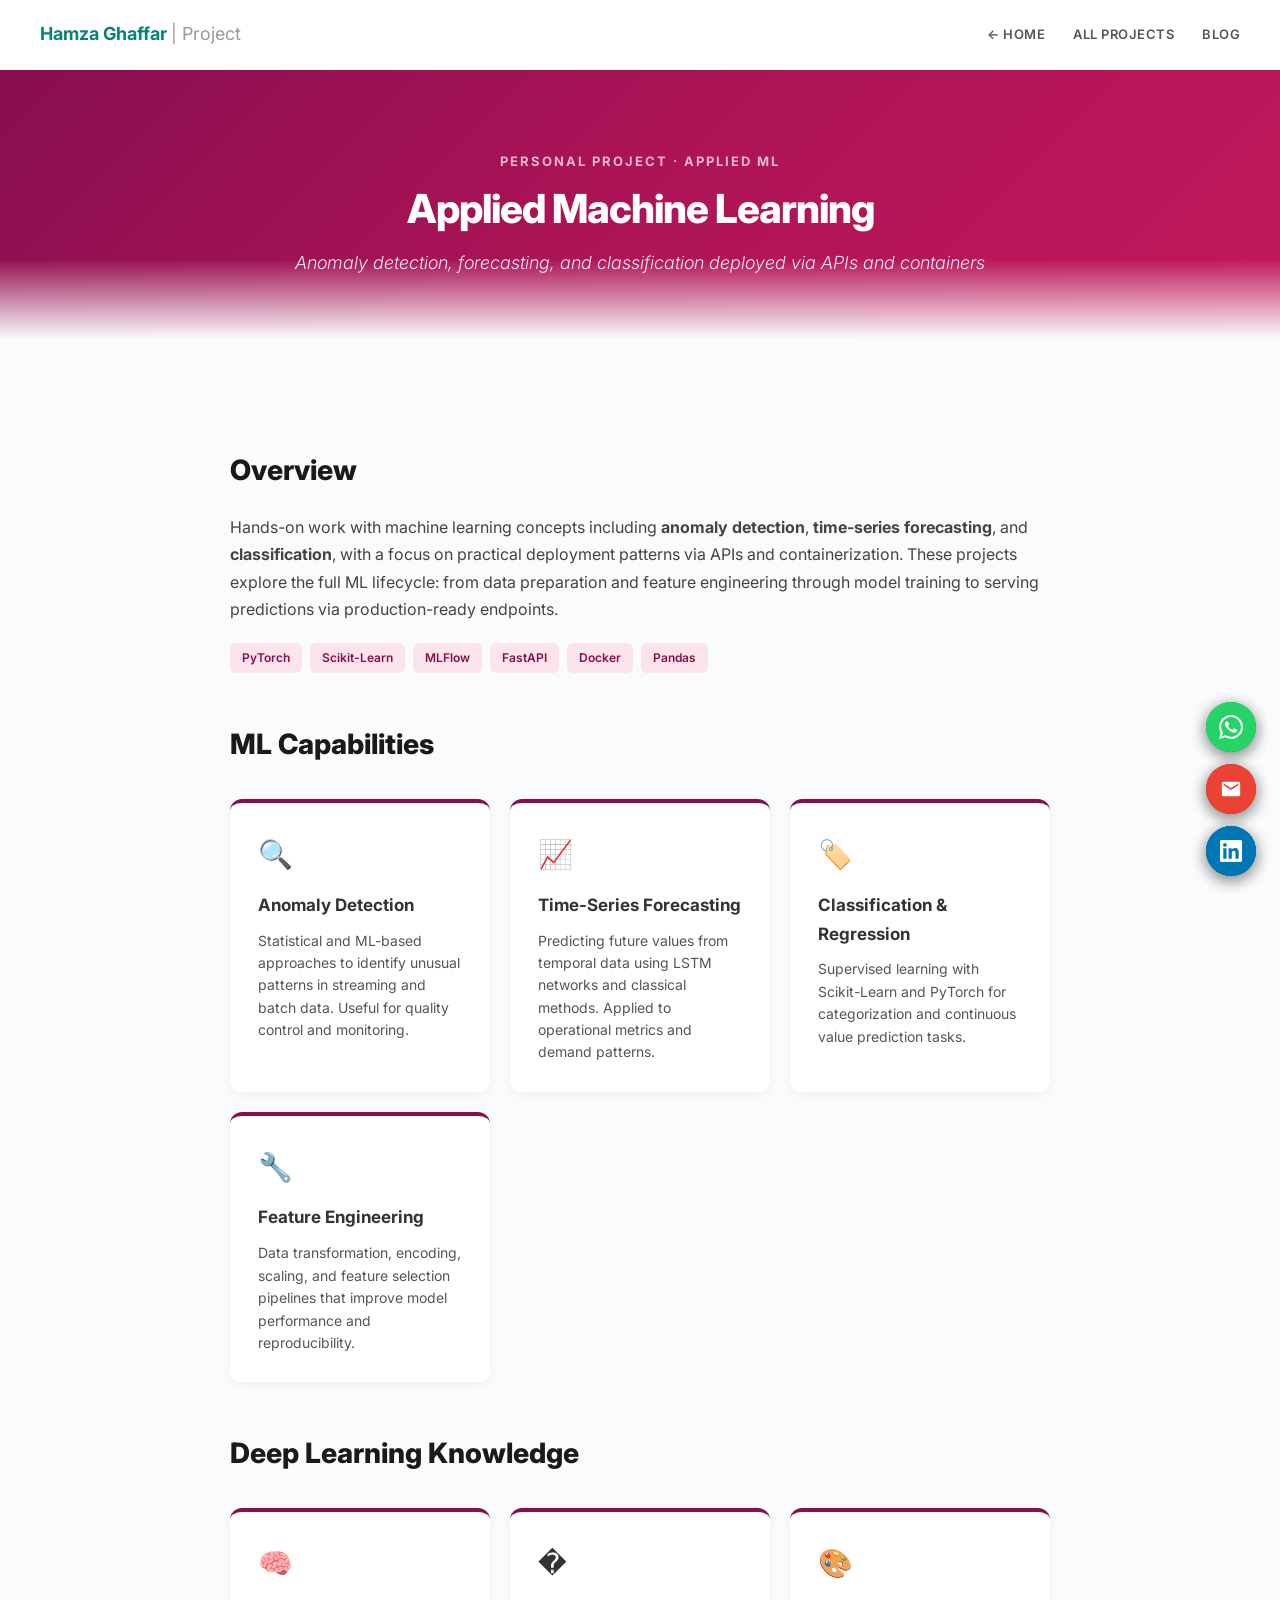
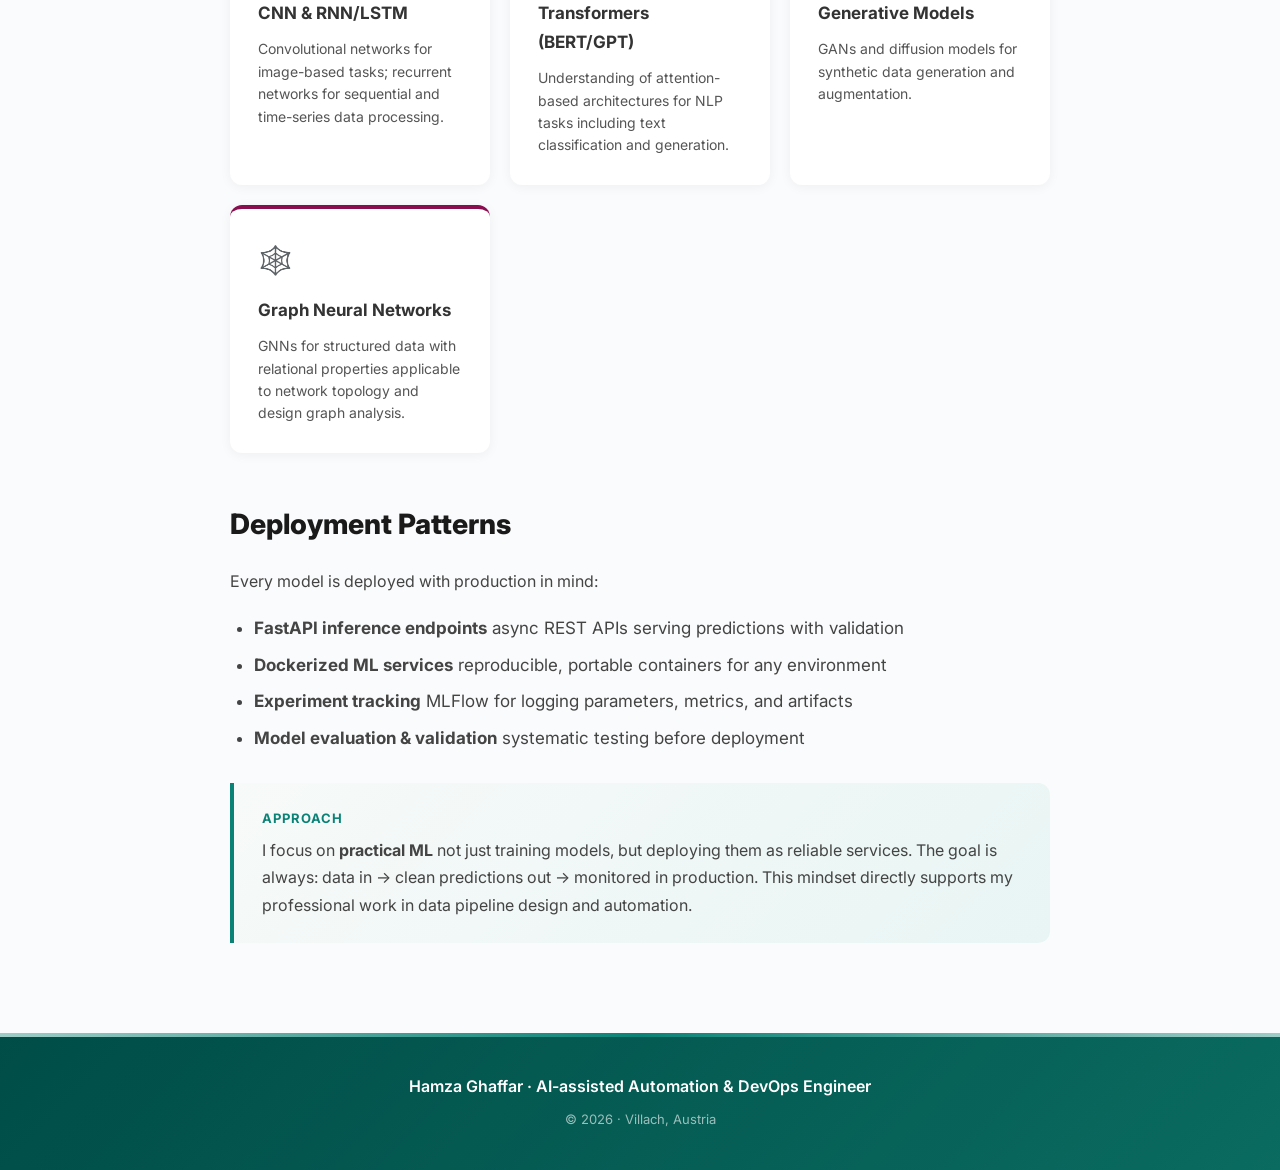
<file: projects/applied-ml.html>
<!DOCTYPE html>
<html lang="en">
<head>
    <meta charset="UTF-8">
    <meta name="viewport" content="width=device-width, initial-scale=1.0">
    <title>Applied Machine Learning   Hamza Ghaffar</title>
    <link href="https://fonts.googleapis.com/css2?family=Inter:wght@300;400;600;700;800&display=swap" rel="stylesheet">
    <style>
        :root { --teal-100:#0a8276; --teal-80:#3b9b91; --teal-60:#6cb4ac; --teal-40:#9dcdc7; --teal-dark:#004d47; }
        *{margin:0;padding:0;box-sizing:border-box}html{scroll-behavior:smooth}
        body{font-family:'Inter','Segoe UI',system-ui,sans-serif;background:#fafbfc;color:#333;line-height:1.7;font-size:17px}
        .sticky-header{position:sticky;top:0;background:rgba(255,255,255,0.97);backdrop-filter:blur(12px);border-bottom:1px solid rgba(0,0,0,0.06);z-index:100;padding:15px 40px;display:flex;justify-content:space-between;align-items:center;height:70px}
        .header-brand{font-size:18px;font-weight:700;color:var(--teal-100);text-decoration:none}.header-brand span{color:#999;font-weight:400}
        .nav-links{display:flex;gap:28px}.nav-links a{color:#555;text-decoration:none;font-weight:600;font-size:13px;text-transform:uppercase;letter-spacing:0.5px;transition:color 0.3s}.nav-links a:hover{color:var(--teal-100)}
        .hero{background:linear-gradient(135deg,#880e4f 0%,#ad1457 50%,#c2185b 100%);color:#fff;padding:80px 40px 60px;text-align:center;position:relative;overflow:hidden}
        .hero::after{content:'';position:absolute;bottom:0;left:0;right:0;height:80px;background:linear-gradient(to top,#fafbfc,transparent)}
        .hero-content{max-width:800px;margin:0 auto;position:relative;z-index:1}
        .hero-eyebrow{font-size:13px;font-weight:700;text-transform:uppercase;letter-spacing:2px;margin-bottom:14px;opacity:0.7}
        .hero h1{font-size:40px;font-weight:800;margin-bottom:16px;letter-spacing:-1px;line-height:1.15}
        .hero-tagline{font-size:18px;font-weight:300;opacity:0.9;font-style:italic}
        .container{max-width:900px;margin:0 auto;padding:60px 40px}
        h2{font-size:28px;font-weight:800;color:#1a1a1a;margin:48px 0 20px}
        h3{font-size:20px;font-weight:700;color:var(--teal-100);margin:32px 0 14px}
        p{margin-bottom:18px;color:#444;font-size:16px}
        .card-grid{display:grid;grid-template-columns:repeat(auto-fit,minmax(260px,1fr));gap:20px;margin:30px 0}
        .card{background:#fff;border-radius:12px;padding:28px;box-shadow:0 2px 12px rgba(0,0,0,0.05);border-top:4px solid #880e4f;transition:transform 0.3s}
        .card:hover{transform:translateY(-4px)}
        .card h4{font-size:17px;font-weight:700;color:#333;margin-bottom:10px}
        .card p{font-size:14px;color:#555;margin:0;line-height:1.6}
        .card-icon{font-size:28px;margin-bottom:12px}
        .tech-tags{display:flex;flex-wrap:wrap;gap:8px;margin:20px 0}
        .tech-tag{font-size:12px;font-weight:600;padding:5px 12px;border-radius:6px;background:#fce4ec;color:#880e4f}
        .insight-box{background:linear-gradient(135deg,#f7faf9,#e8f5f4);border-left:4px solid var(--teal-100);padding:24px 28px;margin:30px 0;border-radius:0 12px 12px 0}
        .insight-label{font-weight:700;color:var(--teal-100);font-size:13px;text-transform:uppercase;letter-spacing:1px;margin-bottom:8px}
        .insight-box p{margin:0;color:#444}
        .footer{text-align:center;padding:40px;background:linear-gradient(135deg,var(--teal-dark),#0a6b60);color:#fff;font-size:14px;position:relative}
        .footer::before{content:'';position:absolute;top:0;left:0;right:0;height:4px;background:linear-gradient(to right,var(--teal-40),var(--teal-100),var(--teal-40))}
        @media(max-width:768px){.sticky-header{padding:10px 20px}.nav-links{display:none}.hero{padding:60px 20px 40px}.hero h1{font-size:26px}.container{padding:40px 20px}}
    </style>
</head>
<body>

<header class="sticky-header">
    <a href="../index.html" class="header-brand">Hamza Ghaffar <span>| Project</span></a>
    <nav class="nav-links">
        <a href="../index.html">&larr; Home</a>
        <a href="./">All Projects</a>
        <a href="../blog/">Blog</a>
    </nav>
</header>

<section class="hero">
    <div class="hero-content">
        <div class="hero-eyebrow">Personal Project &middot; Applied ML</div>
        <h1>Applied Machine Learning</h1>
        <div class="hero-tagline">Anomaly detection, forecasting, and classification   deployed via APIs and containers</div>
    </div>
</section>

<div class="container">

    <h2>Overview</h2>
    <p>Hands-on work with machine learning concepts including <strong>anomaly detection</strong>, <strong>time-series forecasting</strong>, and <strong>classification</strong>, with a focus on practical deployment patterns via APIs and containerization. These projects explore the full ML lifecycle: from data preparation and feature engineering through model training to serving predictions via production-ready endpoints.</p>

    <div class="tech-tags">
        <span class="tech-tag">PyTorch</span>
        <span class="tech-tag">Scikit-Learn</span>
        <span class="tech-tag">MLFlow</span>
        <span class="tech-tag">FastAPI</span>
        <span class="tech-tag">Docker</span>
        <span class="tech-tag">Pandas</span>
    </div>

    <h2>ML Capabilities</h2>
    <div class="card-grid">
        <div class="card">
            <div class="card-icon">🔍</div>
            <h4>Anomaly Detection</h4>
            <p>Statistical and ML-based approaches to identify unusual patterns in streaming and batch data. Useful for quality control and monitoring.</p>
        </div>
        <div class="card">
            <div class="card-icon">📈</div>
            <h4>Time-Series Forecasting</h4>
            <p>Predicting future values from temporal data using LSTM networks and classical methods. Applied to operational metrics and demand patterns.</p>
        </div>
        <div class="card">
            <div class="card-icon">🏷️</div>
            <h4>Classification &amp; Regression</h4>
            <p>Supervised learning with Scikit-Learn and PyTorch for categorization and continuous value prediction tasks.</p>
        </div>
        <div class="card">
            <div class="card-icon">🔧</div>
            <h4>Feature Engineering</h4>
            <p>Data transformation, encoding, scaling, and feature selection pipelines that improve model performance and reproducibility.</p>
        </div>
    </div>

    <h2>Deep Learning Knowledge</h2>
    <div class="card-grid">
        <div class="card">
            <div class="card-icon">🧠</div>
            <h4>CNN &amp; RNN/LSTM</h4>
            <p>Convolutional networks for image-based tasks; recurrent networks for sequential and time-series data processing.</p>
        </div>
        <div class="card">
            <div class="card-icon">�</div>
            <h4>Transformers (BERT/GPT)</h4>
            <p>Understanding of attention-based architectures for NLP tasks including text classification and generation.</p>
        </div>
        <div class="card">
            <div class="card-icon">🎨</div>
            <h4>Generative Models</h4>
            <p>GANs and diffusion models for synthetic data generation and augmentation.</p>
        </div>
        <div class="card">
            <div class="card-icon">🕸️</div>
            <h4>Graph Neural Networks</h4>
            <p>GNNs for structured data with relational properties   applicable to network topology and design graph analysis.</p>
        </div>
    </div>

    <h2>Deployment Patterns</h2>
    <p>Every model is deployed with production in mind:</p>
    <ul style="padding-left:24px; margin-bottom:20px; color:#444;">
        <li style="margin-bottom:8px;"><strong>FastAPI inference endpoints</strong>   async REST APIs serving predictions with validation</li>
        <li style="margin-bottom:8px;"><strong>Dockerized ML services</strong>   reproducible, portable containers for any environment</li>
        <li style="margin-bottom:8px;"><strong>Experiment tracking</strong>   MLFlow for logging parameters, metrics, and artifacts</li>
        <li style="margin-bottom:8px;"><strong>Model evaluation &amp; validation</strong>   systematic testing before deployment</li>
    </ul>

    <div class="insight-box">
        <div class="insight-label">Approach</div>
        <p>I focus on <strong>practical ML</strong>   not just training models, but deploying them as reliable services. The goal is always: data in → clean predictions out → monitored in production. This mindset directly supports my professional work in data pipeline design and automation.</p>
    </div>

</div>

<footer class="footer">
    <div style="font-size:16px;font-weight:600;margin-bottom:8px;">Hamza Ghaffar &middot; AI-assisted Automation &amp; DevOps Engineer</div>
    <div style="opacity:0.6;font-size:13px;">&copy; 2026 &middot; Villach, Austria</div>
</footer>


<style>
.fab-container{position:fixed;bottom:24px;right:24px;display:flex;flex-direction:column;gap:12px;z-index:90}
.fab{width:50px;height:50px;border-radius:50%;display:flex;align-items:center;justify-content:center;box-shadow:0 4px 16px rgba(0,0,0,.2);transition:transform .3s,box-shadow .3s;text-decoration:none}
.fab:hover{transform:scale(1.12);box-shadow:0 6px 24px rgba(0,0,0,.3)}
.fab-wa{background:#25D366}.fab-email{background:#ea4335}.fab-li{background:#0077b5}
@media(max-width:768px){.fab-container{bottom:16px;right:16px;gap:10px}.fab{width:44px;height:44px}.fab svg{width:20px;height:20px}}
</style>

<div class="fab-container">
    <a href="https://wa.me/436601192777" target="_blank" rel="noopener noreferrer" class="fab fab-wa" title="WhatsApp">
        <svg width="24" height="24" viewBox="0 0 24 24" fill="#fff"><path d="M17.472 14.382c-.297-.149-1.758-.867-2.03-.967-.273-.099-.471-.148-.67.15-.197.297-.767.966-.94 1.164-.173.199-.347.223-.644.075-.297-.15-1.255-.463-2.39-1.475-.883-.788-1.48-1.761-1.653-2.059-.173-.297-.018-.458.13-.606.134-.133.298-.347.446-.52.149-.174.198-.298.298-.497.099-.198.05-.371-.025-.52-.075-.149-.669-1.612-.916-2.207-.242-.579-.487-.5-.669-.51-.173-.008-.371-.01-.57-.01-.198 0-.52.074-.792.372-.272.297-1.04 1.016-1.04 2.479 0 1.462 1.065 2.875 1.213 3.074.149.198 2.096 3.2 5.077 4.487.709.306 1.262.489 1.694.625.712.227 1.36.195 1.871.118.571-.085 1.758-.719 2.006-1.413.248-.694.248-1.289.173-1.413-.074-.124-.272-.198-.57-.347m-5.421 7.403h-.004a9.87 9.87 0 01-5.031-1.378l-.361-.214-3.741.982.998-3.648-.235-.374a9.86 9.86 0 01-1.51-5.26c.001-5.45 4.436-9.884 9.888-9.884 2.64 0 5.122 1.03 6.988 2.898a9.825 9.825 0 012.893 6.994c-.003 5.45-4.437 9.884-9.885 9.884m8.413-18.297A11.815 11.815 0 0012.05 0C5.495 0 .16 5.335.157 11.892c0 2.096.547 4.142 1.588 5.945L.057 24l6.305-1.654a11.882 11.882 0 005.683 1.448h.005c6.554 0 11.89-5.335 11.893-11.893a11.821 11.821 0 00-3.48-8.413z"/></svg>
    </a>
    <a href="mailto:hamza.ghaffar@hotmail.com" class="fab fab-email" title="Email">
        <svg width="22" height="22" viewBox="0 0 24 24" fill="#fff"><path d="M20 4H4c-1.1 0-1.99.9-1.99 2L2 18c0 1.1.9 2 2 2h16c1.1 0 2-.9 2-2V6c0-1.1-.9-2-2-2zm0 4l-8 5-8-5V6l8 5 8-5v2z"/></svg>
    </a>
    <a href="https://www.linkedin.com/in/hamzaghaffar/" target="_blank" rel="noopener noreferrer" class="fab fab-li" title="LinkedIn">
        <svg width="22" height="22" viewBox="0 0 24 24" fill="#fff"><path d="M20.447 20.452h-3.554v-5.569c0-1.328-.027-3.037-1.852-3.037-1.853 0-2.136 1.445-2.136 2.939v5.667H9.351V9h3.414v1.561h.046c.477-.9 1.637-1.85 3.37-1.85 3.601 0 4.267 2.37 4.267 5.455v6.286zM5.337 7.433a2.062 2.062 0 01-2.063-2.065 2.064 2.064 0 112.063 2.065zm1.782 13.019H3.555V9h3.564v11.452zM22.225 0H1.771C.792 0 0 .774 0 1.729v20.542C0 23.227.792 24 1.771 24h20.451C23.2 24 24 23.227 24 22.271V1.729C24 .774 23.2 0 22.222 0h.003z"/></svg>
    </a>
</div>


<style>
.fab-container{position:fixed;bottom:24px;right:24px;display:flex;flex-direction:column;gap:12px;z-index:90}
.fab{width:50px;height:50px;border-radius:50%;display:flex;align-items:center;justify-content:center;box-shadow:0 4px 16px rgba(0,0,0,.2);transition:transform .3s,box-shadow .3s;text-decoration:none}
.fab:hover{transform:scale(1.12);box-shadow:0 6px 24px rgba(0,0,0,.3)}
.fab-wa{background:#25D366}.fab-email{background:#ea4335}.fab-li{background:#0077b5}
@media(max-width:768px){.fab-container{bottom:16px;right:16px;gap:10px}.fab{width:44px;height:44px}.fab svg{width:20px;height:20px}}
</style>

<div class="fab-container">
    <a href="https://wa.me/436601192777" target="_blank" rel="noopener noreferrer" class="fab fab-wa" title="WhatsApp">
        <svg width="24" height="24" viewBox="0 0 24 24" fill="#fff"><path d="M17.472 14.382c-.297-.149-1.758-.867-2.03-.967-.273-.099-.471-.148-.67.15-.197.297-.767.966-.94 1.164-.173.199-.347.223-.644.075-.297-.15-1.255-.463-2.39-1.475-.883-.788-1.48-1.761-1.653-2.059-.173-.297-.018-.458.13-.606.134-.133.298-.347.446-.52.149-.174.198-.298.298-.497.099-.198.05-.371-.025-.52-.075-.149-.669-1.612-.916-2.207-.242-.579-.487-.5-.669-.51-.173-.008-.371-.01-.57-.01-.198 0-.52.074-.792.372-.272.297-1.04 1.016-1.04 2.479 0 1.462 1.065 2.875 1.213 3.074.149.198 2.096 3.2 5.077 4.487.709.306 1.262.489 1.694.625.712.227 1.36.195 1.871.118.571-.085 1.758-.719 2.006-1.413.248-.694.248-1.289.173-1.413-.074-.124-.272-.198-.57-.347m-5.421 7.403h-.004a9.87 9.87 0 01-5.031-1.378l-.361-.214-3.741.982.998-3.648-.235-.374a9.86 9.86 0 01-1.51-5.26c.001-5.45 4.436-9.884 9.888-9.884 2.64 0 5.122 1.03 6.988 2.898a9.825 9.825 0 012.893 6.994c-.003 5.45-4.437 9.884-9.885 9.884m8.413-18.297A11.815 11.815 0 0012.05 0C5.495 0 .16 5.335.157 11.892c0 2.096.547 4.142 1.588 5.945L.057 24l6.305-1.654a11.882 11.882 0 005.683 1.448h.005c6.554 0 11.89-5.335 11.893-11.893a11.821 11.821 0 00-3.48-8.413z"/></svg>
    </a>
    <a href="mailto:hamza.ghaffar@hotmail.com" class="fab fab-email" title="Email">
        <svg width="22" height="22" viewBox="0 0 24 24" fill="#fff"><path d="M20 4H4c-1.1 0-1.99.9-1.99 2L2 18c0 1.1.9 2 2 2h16c1.1 0 2-.9 2-2V6c0-1.1-.9-2-2-2zm0 4l-8 5-8-5V6l8 5 8-5v2z"/></svg>
    </a>
    <a href="https://www.linkedin.com/in/hamzaghaffar/" target="_blank" rel="noopener noreferrer" class="fab fab-li" title="LinkedIn">
        <svg width="22" height="22" viewBox="0 0 24 24" fill="#fff"><path d="M20.447 20.452h-3.554v-5.569c0-1.328-.027-3.037-1.852-3.037-1.853 0-2.136 1.445-2.136 2.939v5.667H9.351V9h3.414v1.561h.046c.477-.9 1.637-1.85 3.37-1.85 3.601 0 4.267 2.37 4.267 5.455v6.286zM5.337 7.433a2.062 2.062 0 01-2.063-2.065 2.064 2.064 0 112.063 2.065zm1.782 13.019H3.555V9h3.564v11.452zM22.225 0H1.771C.792 0 0 .774 0 1.729v20.542C0 23.227.792 24 1.771 24h20.451C23.2 24 24 23.227 24 22.271V1.729C24 .774 23.2 0 22.222 0h.003z"/></svg>
    </a>
</div>


<style>
.fab-container{position:fixed;bottom:24px;right:24px;display:flex;flex-direction:column;gap:12px;z-index:90}
.fab{width:50px;height:50px;border-radius:50%;display:flex;align-items:center;justify-content:center;box-shadow:0 4px 16px rgba(0,0,0,.2);transition:transform .3s,box-shadow .3s;text-decoration:none}
.fab:hover{transform:scale(1.12);box-shadow:0 6px 24px rgba(0,0,0,.3)}
.fab-wa{background:#25D366}.fab-email{background:#ea4335}.fab-li{background:#0077b5}
@media(max-width:768px){.fab-container{bottom:16px;right:16px;gap:10px}.fab{width:44px;height:44px}.fab svg{width:20px;height:20px}}
</style>

<div class="fab-container">
    <a href="https://wa.me/436601192777" target="_blank" rel="noopener noreferrer" class="fab fab-wa" title="WhatsApp">
        <svg width="24" height="24" viewBox="0 0 24 24" fill="#fff"><path d="M17.472 14.382c-.297-.149-1.758-.867-2.03-.967-.273-.099-.471-.148-.67.15-.197.297-.767.966-.94 1.164-.173.199-.347.223-.644.075-.297-.15-1.255-.463-2.39-1.475-.883-.788-1.48-1.761-1.653-2.059-.173-.297-.018-.458.13-.606.134-.133.298-.347.446-.52.149-.174.198-.298.298-.497.099-.198.05-.371-.025-.52-.075-.149-.669-1.612-.916-2.207-.242-.579-.487-.5-.669-.51-.173-.008-.371-.01-.57-.01-.198 0-.52.074-.792.372-.272.297-1.04 1.016-1.04 2.479 0 1.462 1.065 2.875 1.213 3.074.149.198 2.096 3.2 5.077 4.487.709.306 1.262.489 1.694.625.712.227 1.36.195 1.871.118.571-.085 1.758-.719 2.006-1.413.248-.694.248-1.289.173-1.413-.074-.124-.272-.198-.57-.347m-5.421 7.403h-.004a9.87 9.87 0 01-5.031-1.378l-.361-.214-3.741.982.998-3.648-.235-.374a9.86 9.86 0 01-1.51-5.26c.001-5.45 4.436-9.884 9.888-9.884 2.64 0 5.122 1.03 6.988 2.898a9.825 9.825 0 012.893 6.994c-.003 5.45-4.437 9.884-9.885 9.884m8.413-18.297A11.815 11.815 0 0012.05 0C5.495 0 .16 5.335.157 11.892c0 2.096.547 4.142 1.588 5.945L.057 24l6.305-1.654a11.882 11.882 0 005.683 1.448h.005c6.554 0 11.89-5.335 11.893-11.893a11.821 11.821 0 00-3.48-8.413z"/></svg>
    </a>
    <a href="mailto:hamza.ghaffar@hotmail.com" class="fab fab-email" title="Email">
        <svg width="22" height="22" viewBox="0 0 24 24" fill="#fff"><path d="M20 4H4c-1.1 0-1.99.9-1.99 2L2 18c0 1.1.9 2 2 2h16c1.1 0 2-.9 2-2V6c0-1.1-.9-2-2-2zm0 4l-8 5-8-5V6l8 5 8-5v2z"/></svg>
    </a>
    <a href="https://www.linkedin.com/in/hamzaghaffar/" target="_blank" rel="noopener noreferrer" class="fab fab-li" title="LinkedIn">
        <svg width="22" height="22" viewBox="0 0 24 24" fill="#fff"><path d="M20.447 20.452h-3.554v-5.569c0-1.328-.027-3.037-1.852-3.037-1.853 0-2.136 1.445-2.136 2.939v5.667H9.351V9h3.414v1.561h.046c.477-.9 1.637-1.85 3.37-1.85 3.601 0 4.267 2.37 4.267 5.455v6.286zM5.337 7.433a2.062 2.062 0 01-2.063-2.065 2.064 2.064 0 112.063 2.065zm1.782 13.019H3.555V9h3.564v11.452zM22.225 0H1.771C.792 0 0 .774 0 1.729v20.542C0 23.227.792 24 1.771 24h20.451C23.2 24 24 23.227 24 22.271V1.729C24 .774 23.2 0 22.222 0h.003z"/></svg>
    </a>
</div>

</body>
</html>
</file>
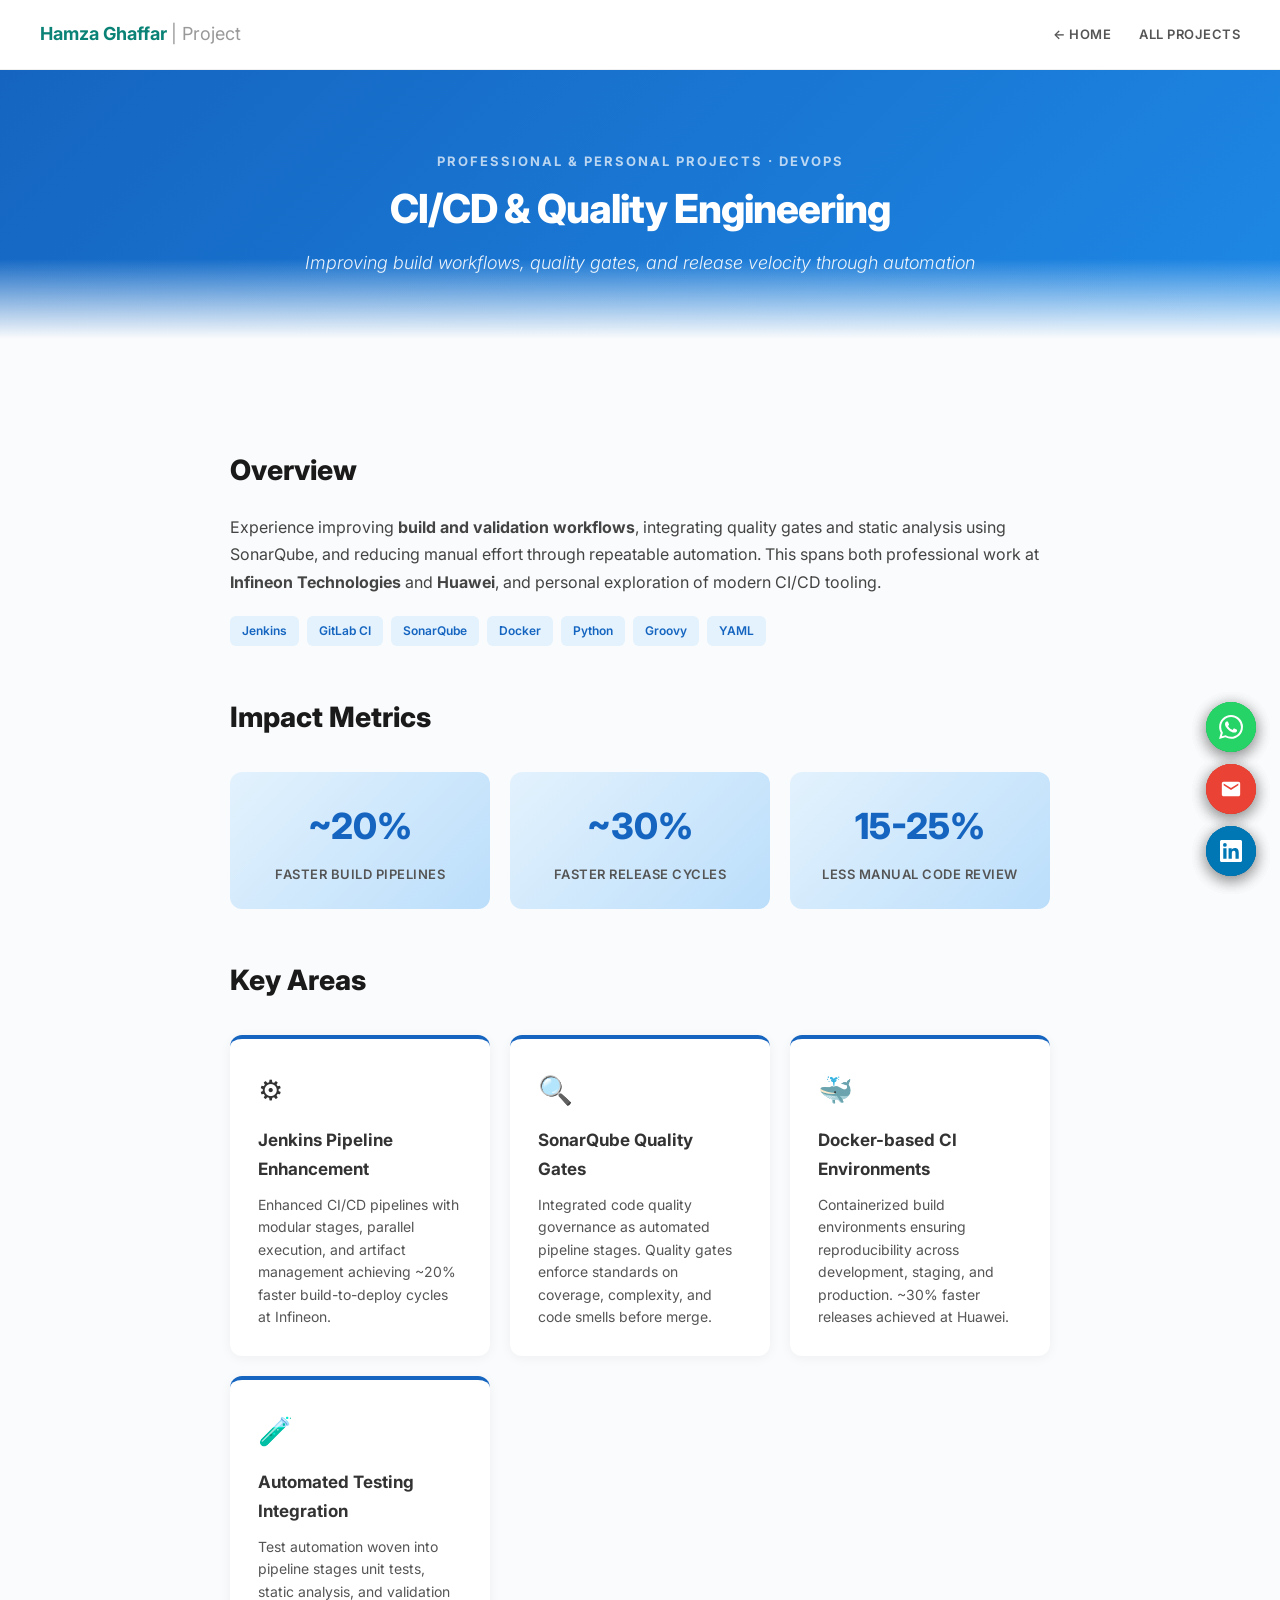
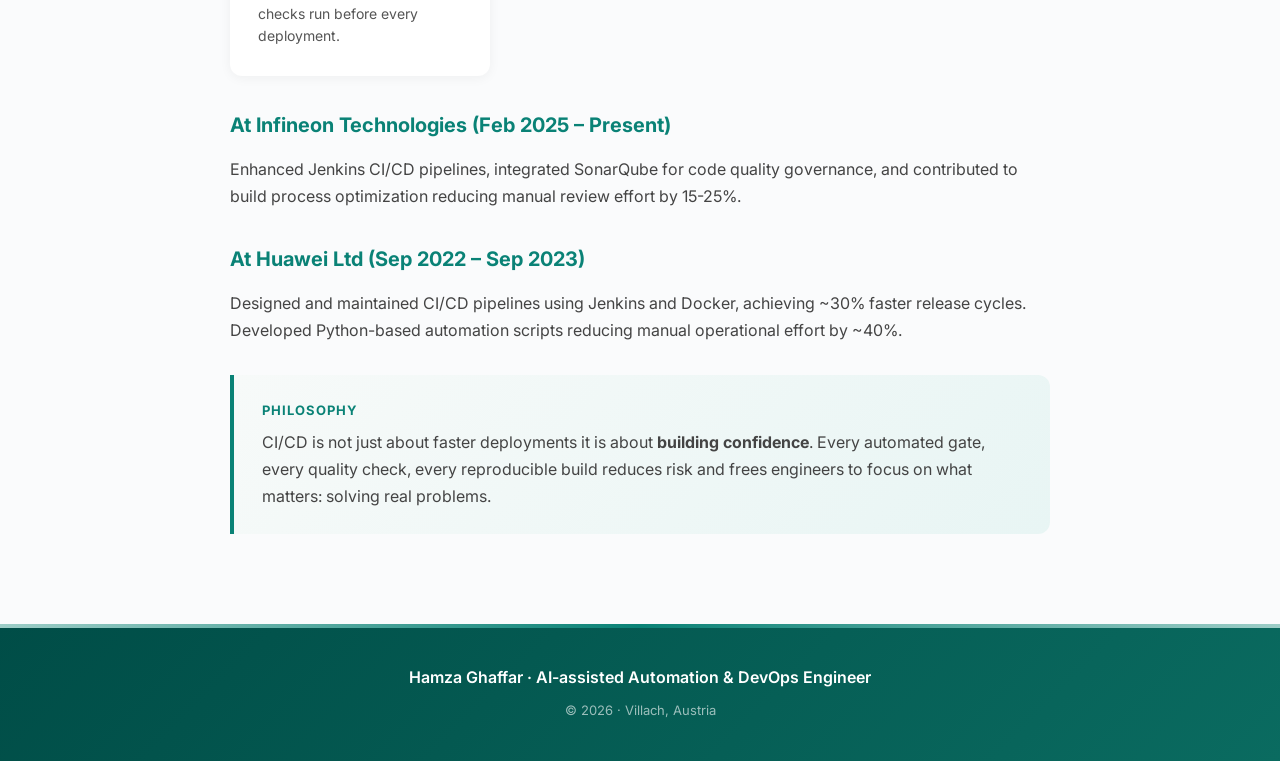
<file: projects/cicd-quality-engineering.html>
<!DOCTYPE html>
<html lang="en">
<head>
    <meta charset="UTF-8">
    <meta name="viewport" content="width=device-width, initial-scale=1.0">
    <title>CI/CD &amp; Quality Engineering   Hamza Ghaffar</title>
    <link href="https://fonts.googleapis.com/css2?family=Inter:wght@300;400;600;700;800&display=swap" rel="stylesheet">
    <style>
        :root { --teal-100:#0a8276; --teal-80:#3b9b91; --teal-60:#6cb4ac; --teal-40:#9dcdc7; --teal-dark:#004d47; }
        *{margin:0;padding:0;box-sizing:border-box}html{scroll-behavior:smooth}
        body{font-family:'Inter','Segoe UI',system-ui,sans-serif;background:#fafbfc;color:#333;line-height:1.7;font-size:17px}
        .sticky-header{position:sticky;top:0;background:rgba(255,255,255,0.97);backdrop-filter:blur(12px);border-bottom:1px solid rgba(0,0,0,0.06);z-index:100;padding:15px 40px;display:flex;justify-content:space-between;align-items:center;height:70px}
        .header-brand{font-size:18px;font-weight:700;color:var(--teal-100);text-decoration:none}.header-brand span{color:#999;font-weight:400}
        .nav-links{display:flex;gap:28px}.nav-links a{color:#555;text-decoration:none;font-weight:600;font-size:13px;text-transform:uppercase;letter-spacing:0.5px;transition:color 0.3s}.nav-links a:hover{color:var(--teal-100)}
        .hero{background:linear-gradient(135deg,#1565c0 0%,#1976d2 50%,#1e88e5 100%);color:#fff;padding:80px 40px 60px;text-align:center;position:relative;overflow:hidden}
        .hero::after{content:'';position:absolute;bottom:0;left:0;right:0;height:80px;background:linear-gradient(to top,#fafbfc,transparent)}
        .hero-content{max-width:800px;margin:0 auto;position:relative;z-index:1}
        .hero-eyebrow{font-size:13px;font-weight:700;text-transform:uppercase;letter-spacing:2px;margin-bottom:14px;opacity:0.7}
        .hero h1{font-size:40px;font-weight:800;margin-bottom:16px;letter-spacing:-1px;line-height:1.15}
        .hero-tagline{font-size:18px;font-weight:300;opacity:0.9;font-style:italic}
        .container{max-width:900px;margin:0 auto;padding:60px 40px}
        h2{font-size:28px;font-weight:800;color:#1a1a1a;margin:48px 0 20px}
        h3{font-size:20px;font-weight:700;color:var(--teal-100);margin:32px 0 14px}
        p{margin-bottom:18px;color:#444;font-size:16px}
        .card-grid{display:grid;grid-template-columns:repeat(auto-fit,minmax(260px,1fr));gap:20px;margin:30px 0}
        .card{background:#fff;border-radius:12px;padding:28px;box-shadow:0 2px 12px rgba(0,0,0,0.05);border-top:4px solid #1565c0;transition:transform 0.3s}
        .card:hover{transform:translateY(-4px)}
        .card h4{font-size:17px;font-weight:700;color:#333;margin-bottom:10px}
        .card p{font-size:14px;color:#555;margin:0;line-height:1.6}
        .card-icon{font-size:28px;margin-bottom:12px}
        .tech-tags{display:flex;flex-wrap:wrap;gap:8px;margin:20px 0}
        .tech-tag{font-size:12px;font-weight:600;padding:5px 12px;border-radius:6px;background:#e3f2fd;color:#1565c0}
        .metric-grid{display:grid;grid-template-columns:repeat(auto-fit,minmax(200px,1fr));gap:20px;margin:30px 0}
        .metric-card{background:linear-gradient(135deg,#e3f2fd,#bbdefb);border-radius:12px;padding:24px;text-align:center}
        .metric-value{font-size:36px;font-weight:800;color:#1565c0}
        .metric-label{font-size:13px;font-weight:600;color:#555;margin-top:6px;text-transform:uppercase;letter-spacing:0.5px}
        .insight-box{background:linear-gradient(135deg,#f7faf9,#e8f5f4);border-left:4px solid var(--teal-100);padding:24px 28px;margin:30px 0;border-radius:0 12px 12px 0}
        .insight-label{font-weight:700;color:var(--teal-100);font-size:13px;text-transform:uppercase;letter-spacing:1px;margin-bottom:8px}
        .insight-box p{margin:0;color:#444}
        .footer{text-align:center;padding:40px;background:linear-gradient(135deg,var(--teal-dark),#0a6b60);color:#fff;font-size:14px;position:relative}
        .footer::before{content:'';position:absolute;top:0;left:0;right:0;height:4px;background:linear-gradient(to right,var(--teal-40),var(--teal-100),var(--teal-40))}
        @media(max-width:768px){.sticky-header{padding:10px 20px}.nav-links{display:none}.hero{padding:60px 20px 40px}.hero h1{font-size:26px}.container{padding:40px 20px}}
    </style>
</head>
<body>

<header class="sticky-header">
    <a href="../index.html" class="header-brand">Hamza Ghaffar <span>| Project</span></a>
    <nav class="nav-links">
        <a href="../index.html">&larr; Home</a>
        <a href="./">All Projects</a>
    </nav>
</header>

<section class="hero">
    <div class="hero-content">
        <div class="hero-eyebrow">Professional &amp; Personal Projects &middot; DevOps</div>
        <h1>CI/CD &amp; Quality Engineering</h1>
        <div class="hero-tagline">Improving build workflows, quality gates, and release velocity through automation</div>
    </div>
</section>

<div class="container">

    <h2>Overview</h2>
    <p>Experience improving <strong>build and validation workflows</strong>, integrating quality gates and static analysis using SonarQube, and reducing manual effort through repeatable automation. This spans both professional work at <strong>Infineon Technologies</strong> and <strong>Huawei</strong>, and personal exploration of modern CI/CD tooling.</p>

    <div class="tech-tags">
        <span class="tech-tag">Jenkins</span>
        <span class="tech-tag">GitLab CI</span>
        <span class="tech-tag">SonarQube</span>
        <span class="tech-tag">Docker</span>
        <span class="tech-tag">Python</span>
        <span class="tech-tag">Groovy</span>
        <span class="tech-tag">YAML</span>
    </div>

    <h2>Impact Metrics</h2>
    <div class="metric-grid">
        <div class="metric-card">
            <div class="metric-value">~20%</div>
            <div class="metric-label">Faster Build Pipelines</div>
        </div>
        <div class="metric-card">
            <div class="metric-value">~30%</div>
            <div class="metric-label">Faster Release Cycles</div>
        </div>
        <div class="metric-card">
            <div class="metric-value">15-25%</div>
            <div class="metric-label">Less Manual Code Review</div>
        </div>
    </div>

    <h2>Key Areas</h2>
    <div class="card-grid">
        <div class="card">
            <div class="card-icon">⚙️</div>
            <h4>Jenkins Pipeline Enhancement</h4>
            <p>Enhanced CI/CD pipelines with modular stages, parallel execution, and artifact management   achieving ~20% faster build-to-deploy cycles at Infineon.</p>
        </div>
        <div class="card">
            <div class="card-icon">🔍</div>
            <h4>SonarQube Quality Gates</h4>
            <p>Integrated code quality governance as automated pipeline stages. Quality gates enforce standards on coverage, complexity, and code smells before merge.</p>
        </div>
        <div class="card">
            <div class="card-icon">🐳</div>
            <h4>Docker-based CI Environments</h4>
            <p>Containerized build environments ensuring reproducibility across development, staging, and production. ~30% faster releases achieved at Huawei.</p>
        </div>
        <div class="card">
            <div class="card-icon">🧪</div>
            <h4>Automated Testing Integration</h4>
            <p>Test automation woven into pipeline stages   unit tests, static analysis, and validation checks run before every deployment.</p>
        </div>
    </div>

    <h3>At Infineon Technologies (Feb 2025 – Present)</h3>
    <p>Enhanced Jenkins CI/CD pipelines, integrated SonarQube for code quality governance, and contributed to build process optimization reducing manual review effort by 15-25%.</p>

    <h3>At Huawei Ltd (Sep 2022 – Sep 2023)</h3>
    <p>Designed and maintained CI/CD pipelines using Jenkins and Docker, achieving ~30% faster release cycles. Developed Python-based automation scripts reducing manual operational effort by ~40%.</p>

    <div class="insight-box">
        <div class="insight-label">Philosophy</div>
        <p>CI/CD is not just about faster deployments   it is about <strong>building confidence</strong>. Every automated gate, every quality check, every reproducible build reduces risk and frees engineers to focus on what matters: solving real problems.</p>
    </div>

</div>

<footer class="footer">
    <div style="font-size:16px;font-weight:600;margin-bottom:8px;">Hamza Ghaffar &middot; AI-assisted Automation &amp; DevOps Engineer</div>
    <div style="opacity:0.6;font-size:13px;">&copy; 2026 &middot; Villach, Austria</div>
</footer>


<style>
.fab-container{position:fixed;bottom:24px;right:24px;display:flex;flex-direction:column;gap:12px;z-index:90}
.fab{width:50px;height:50px;border-radius:50%;display:flex;align-items:center;justify-content:center;box-shadow:0 4px 16px rgba(0,0,0,.2);transition:transform .3s,box-shadow .3s;text-decoration:none}
.fab:hover{transform:scale(1.12);box-shadow:0 6px 24px rgba(0,0,0,.3)}
.fab-wa{background:#25D366}.fab-email{background:#ea4335}.fab-li{background:#0077b5}
@media(max-width:768px){.fab-container{bottom:16px;right:16px;gap:10px}.fab{width:44px;height:44px}.fab svg{width:20px;height:20px}}
</style>

<div class="fab-container">
    <a href="https://wa.me/436601192777" target="_blank" rel="noopener noreferrer" class="fab fab-wa" title="WhatsApp">
        <svg width="24" height="24" viewBox="0 0 24 24" fill="#fff"><path d="M17.472 14.382c-.297-.149-1.758-.867-2.03-.967-.273-.099-.471-.148-.67.15-.197.297-.767.966-.94 1.164-.173.199-.347.223-.644.075-.297-.15-1.255-.463-2.39-1.475-.883-.788-1.48-1.761-1.653-2.059-.173-.297-.018-.458.13-.606.134-.133.298-.347.446-.52.149-.174.198-.298.298-.497.099-.198.05-.371-.025-.52-.075-.149-.669-1.612-.916-2.207-.242-.579-.487-.5-.669-.51-.173-.008-.371-.01-.57-.01-.198 0-.52.074-.792.372-.272.297-1.04 1.016-1.04 2.479 0 1.462 1.065 2.875 1.213 3.074.149.198 2.096 3.2 5.077 4.487.709.306 1.262.489 1.694.625.712.227 1.36.195 1.871.118.571-.085 1.758-.719 2.006-1.413.248-.694.248-1.289.173-1.413-.074-.124-.272-.198-.57-.347m-5.421 7.403h-.004a9.87 9.87 0 01-5.031-1.378l-.361-.214-3.741.982.998-3.648-.235-.374a9.86 9.86 0 01-1.51-5.26c.001-5.45 4.436-9.884 9.888-9.884 2.64 0 5.122 1.03 6.988 2.898a9.825 9.825 0 012.893 6.994c-.003 5.45-4.437 9.884-9.885 9.884m8.413-18.297A11.815 11.815 0 0012.05 0C5.495 0 .16 5.335.157 11.892c0 2.096.547 4.142 1.588 5.945L.057 24l6.305-1.654a11.882 11.882 0 005.683 1.448h.005c6.554 0 11.89-5.335 11.893-11.893a11.821 11.821 0 00-3.48-8.413z"/></svg>
    </a>
    <a href="mailto:hamza.ghaffar@hotmail.com" class="fab fab-email" title="Email">
        <svg width="22" height="22" viewBox="0 0 24 24" fill="#fff"><path d="M20 4H4c-1.1 0-1.99.9-1.99 2L2 18c0 1.1.9 2 2 2h16c1.1 0 2-.9 2-2V6c0-1.1-.9-2-2-2zm0 4l-8 5-8-5V6l8 5 8-5v2z"/></svg>
    </a>
    <a href="https://www.linkedin.com/in/hamzaghaffar/" target="_blank" rel="noopener noreferrer" class="fab fab-li" title="LinkedIn">
        <svg width="22" height="22" viewBox="0 0 24 24" fill="#fff"><path d="M20.447 20.452h-3.554v-5.569c0-1.328-.027-3.037-1.852-3.037-1.853 0-2.136 1.445-2.136 2.939v5.667H9.351V9h3.414v1.561h.046c.477-.9 1.637-1.85 3.37-1.85 3.601 0 4.267 2.37 4.267 5.455v6.286zM5.337 7.433a2.062 2.062 0 01-2.063-2.065 2.064 2.064 0 112.063 2.065zm1.782 13.019H3.555V9h3.564v11.452zM22.225 0H1.771C.792 0 0 .774 0 1.729v20.542C0 23.227.792 24 1.771 24h20.451C23.2 24 24 23.227 24 22.271V1.729C24 .774 23.2 0 22.222 0h.003z"/></svg>
    </a>
</div>


<style>
.fab-container{position:fixed;bottom:24px;right:24px;display:flex;flex-direction:column;gap:12px;z-index:90}
.fab{width:50px;height:50px;border-radius:50%;display:flex;align-items:center;justify-content:center;box-shadow:0 4px 16px rgba(0,0,0,.2);transition:transform .3s,box-shadow .3s;text-decoration:none}
.fab:hover{transform:scale(1.12);box-shadow:0 6px 24px rgba(0,0,0,.3)}
.fab-wa{background:#25D366}.fab-email{background:#ea4335}.fab-li{background:#0077b5}
@media(max-width:768px){.fab-container{bottom:16px;right:16px;gap:10px}.fab{width:44px;height:44px}.fab svg{width:20px;height:20px}}
</style>

<div class="fab-container">
    <a href="https://wa.me/436601192777" target="_blank" rel="noopener noreferrer" class="fab fab-wa" title="WhatsApp">
        <svg width="24" height="24" viewBox="0 0 24 24" fill="#fff"><path d="M17.472 14.382c-.297-.149-1.758-.867-2.03-.967-.273-.099-.471-.148-.67.15-.197.297-.767.966-.94 1.164-.173.199-.347.223-.644.075-.297-.15-1.255-.463-2.39-1.475-.883-.788-1.48-1.761-1.653-2.059-.173-.297-.018-.458.13-.606.134-.133.298-.347.446-.52.149-.174.198-.298.298-.497.099-.198.05-.371-.025-.52-.075-.149-.669-1.612-.916-2.207-.242-.579-.487-.5-.669-.51-.173-.008-.371-.01-.57-.01-.198 0-.52.074-.792.372-.272.297-1.04 1.016-1.04 2.479 0 1.462 1.065 2.875 1.213 3.074.149.198 2.096 3.2 5.077 4.487.709.306 1.262.489 1.694.625.712.227 1.36.195 1.871.118.571-.085 1.758-.719 2.006-1.413.248-.694.248-1.289.173-1.413-.074-.124-.272-.198-.57-.347m-5.421 7.403h-.004a9.87 9.87 0 01-5.031-1.378l-.361-.214-3.741.982.998-3.648-.235-.374a9.86 9.86 0 01-1.51-5.26c.001-5.45 4.436-9.884 9.888-9.884 2.64 0 5.122 1.03 6.988 2.898a9.825 9.825 0 012.893 6.994c-.003 5.45-4.437 9.884-9.885 9.884m8.413-18.297A11.815 11.815 0 0012.05 0C5.495 0 .16 5.335.157 11.892c0 2.096.547 4.142 1.588 5.945L.057 24l6.305-1.654a11.882 11.882 0 005.683 1.448h.005c6.554 0 11.89-5.335 11.893-11.893a11.821 11.821 0 00-3.48-8.413z"/></svg>
    </a>
    <a href="mailto:hamza.ghaffar@hotmail.com" class="fab fab-email" title="Email">
        <svg width="22" height="22" viewBox="0 0 24 24" fill="#fff"><path d="M20 4H4c-1.1 0-1.99.9-1.99 2L2 18c0 1.1.9 2 2 2h16c1.1 0 2-.9 2-2V6c0-1.1-.9-2-2-2zm0 4l-8 5-8-5V6l8 5 8-5v2z"/></svg>
    </a>
    <a href="https://www.linkedin.com/in/hamzaghaffar/" target="_blank" rel="noopener noreferrer" class="fab fab-li" title="LinkedIn">
        <svg width="22" height="22" viewBox="0 0 24 24" fill="#fff"><path d="M20.447 20.452h-3.554v-5.569c0-1.328-.027-3.037-1.852-3.037-1.853 0-2.136 1.445-2.136 2.939v5.667H9.351V9h3.414v1.561h.046c.477-.9 1.637-1.85 3.37-1.85 3.601 0 4.267 2.37 4.267 5.455v6.286zM5.337 7.433a2.062 2.062 0 01-2.063-2.065 2.064 2.064 0 112.063 2.065zm1.782 13.019H3.555V9h3.564v11.452zM22.225 0H1.771C.792 0 0 .774 0 1.729v20.542C0 23.227.792 24 1.771 24h20.451C23.2 24 24 23.227 24 22.271V1.729C24 .774 23.2 0 22.222 0h.003z"/></svg>
    </a>
</div>


<style>
.fab-container{position:fixed;bottom:24px;right:24px;display:flex;flex-direction:column;gap:12px;z-index:90}
.fab{width:50px;height:50px;border-radius:50%;display:flex;align-items:center;justify-content:center;box-shadow:0 4px 16px rgba(0,0,0,.2);transition:transform .3s,box-shadow .3s;text-decoration:none}
.fab:hover{transform:scale(1.12);box-shadow:0 6px 24px rgba(0,0,0,.3)}
.fab-wa{background:#25D366}.fab-email{background:#ea4335}.fab-li{background:#0077b5}
@media(max-width:768px){.fab-container{bottom:16px;right:16px;gap:10px}.fab{width:44px;height:44px}.fab svg{width:20px;height:20px}}
</style>

<div class="fab-container">
    <a href="https://wa.me/436601192777" target="_blank" rel="noopener noreferrer" class="fab fab-wa" title="WhatsApp">
        <svg width="24" height="24" viewBox="0 0 24 24" fill="#fff"><path d="M17.472 14.382c-.297-.149-1.758-.867-2.03-.967-.273-.099-.471-.148-.67.15-.197.297-.767.966-.94 1.164-.173.199-.347.223-.644.075-.297-.15-1.255-.463-2.39-1.475-.883-.788-1.48-1.761-1.653-2.059-.173-.297-.018-.458.13-.606.134-.133.298-.347.446-.52.149-.174.198-.298.298-.497.099-.198.05-.371-.025-.52-.075-.149-.669-1.612-.916-2.207-.242-.579-.487-.5-.669-.51-.173-.008-.371-.01-.57-.01-.198 0-.52.074-.792.372-.272.297-1.04 1.016-1.04 2.479 0 1.462 1.065 2.875 1.213 3.074.149.198 2.096 3.2 5.077 4.487.709.306 1.262.489 1.694.625.712.227 1.36.195 1.871.118.571-.085 1.758-.719 2.006-1.413.248-.694.248-1.289.173-1.413-.074-.124-.272-.198-.57-.347m-5.421 7.403h-.004a9.87 9.87 0 01-5.031-1.378l-.361-.214-3.741.982.998-3.648-.235-.374a9.86 9.86 0 01-1.51-5.26c.001-5.45 4.436-9.884 9.888-9.884 2.64 0 5.122 1.03 6.988 2.898a9.825 9.825 0 012.893 6.994c-.003 5.45-4.437 9.884-9.885 9.884m8.413-18.297A11.815 11.815 0 0012.05 0C5.495 0 .16 5.335.157 11.892c0 2.096.547 4.142 1.588 5.945L.057 24l6.305-1.654a11.882 11.882 0 005.683 1.448h.005c6.554 0 11.89-5.335 11.893-11.893a11.821 11.821 0 00-3.48-8.413z"/></svg>
    </a>
    <a href="mailto:hamza.ghaffar@hotmail.com" class="fab fab-email" title="Email">
        <svg width="22" height="22" viewBox="0 0 24 24" fill="#fff"><path d="M20 4H4c-1.1 0-1.99.9-1.99 2L2 18c0 1.1.9 2 2 2h16c1.1 0 2-.9 2-2V6c0-1.1-.9-2-2-2zm0 4l-8 5-8-5V6l8 5 8-5v2z"/></svg>
    </a>
    <a href="https://www.linkedin.com/in/hamzaghaffar/" target="_blank" rel="noopener noreferrer" class="fab fab-li" title="LinkedIn">
        <svg width="22" height="22" viewBox="0 0 24 24" fill="#fff"><path d="M20.447 20.452h-3.554v-5.569c0-1.328-.027-3.037-1.852-3.037-1.853 0-2.136 1.445-2.136 2.939v5.667H9.351V9h3.414v1.561h.046c.477-.9 1.637-1.85 3.37-1.85 3.601 0 4.267 2.37 4.267 5.455v6.286zM5.337 7.433a2.062 2.062 0 01-2.063-2.065 2.064 2.064 0 112.063 2.065zm1.782 13.019H3.555V9h3.564v11.452zM22.225 0H1.771C.792 0 0 .774 0 1.729v20.542C0 23.227.792 24 1.771 24h20.451C23.2 24 24 23.227 24 22.271V1.729C24 .774 23.2 0 22.222 0h.003z"/></svg>
    </a>
</div>

</body>
</html>
</file>
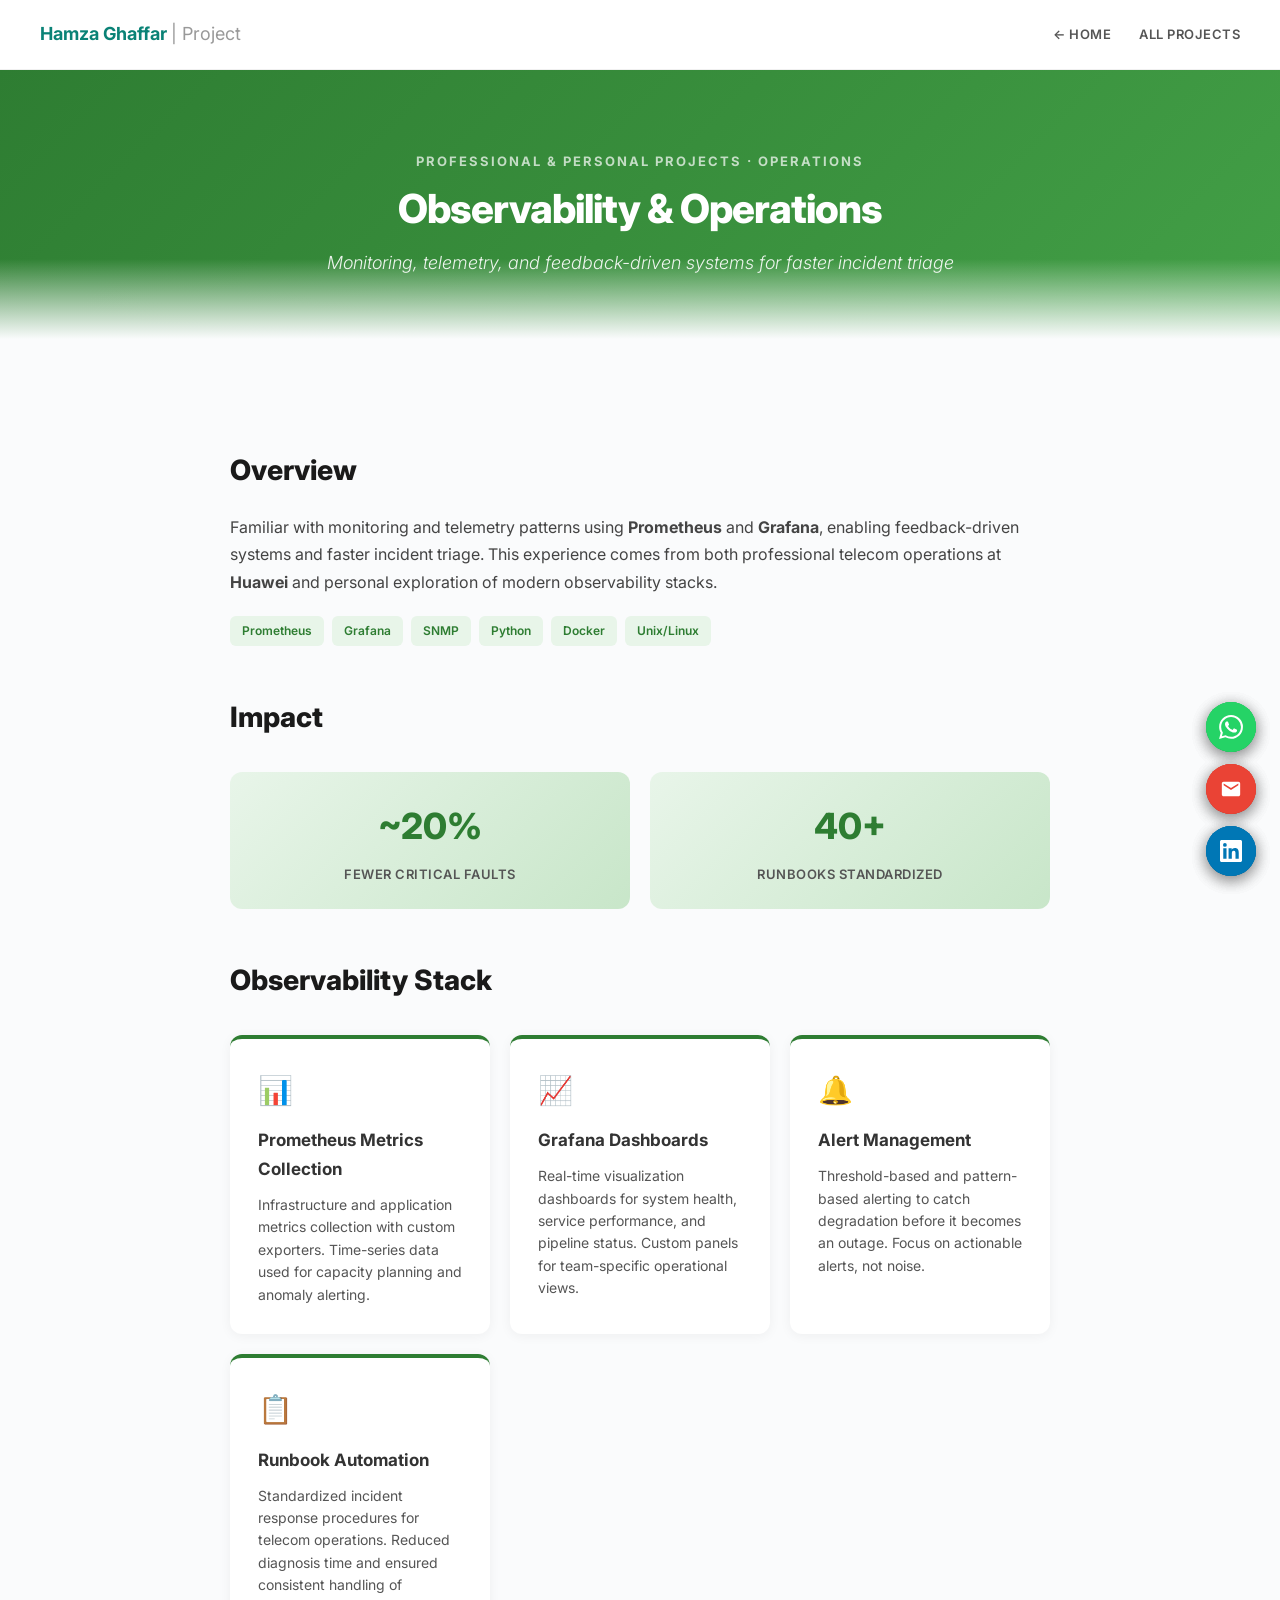
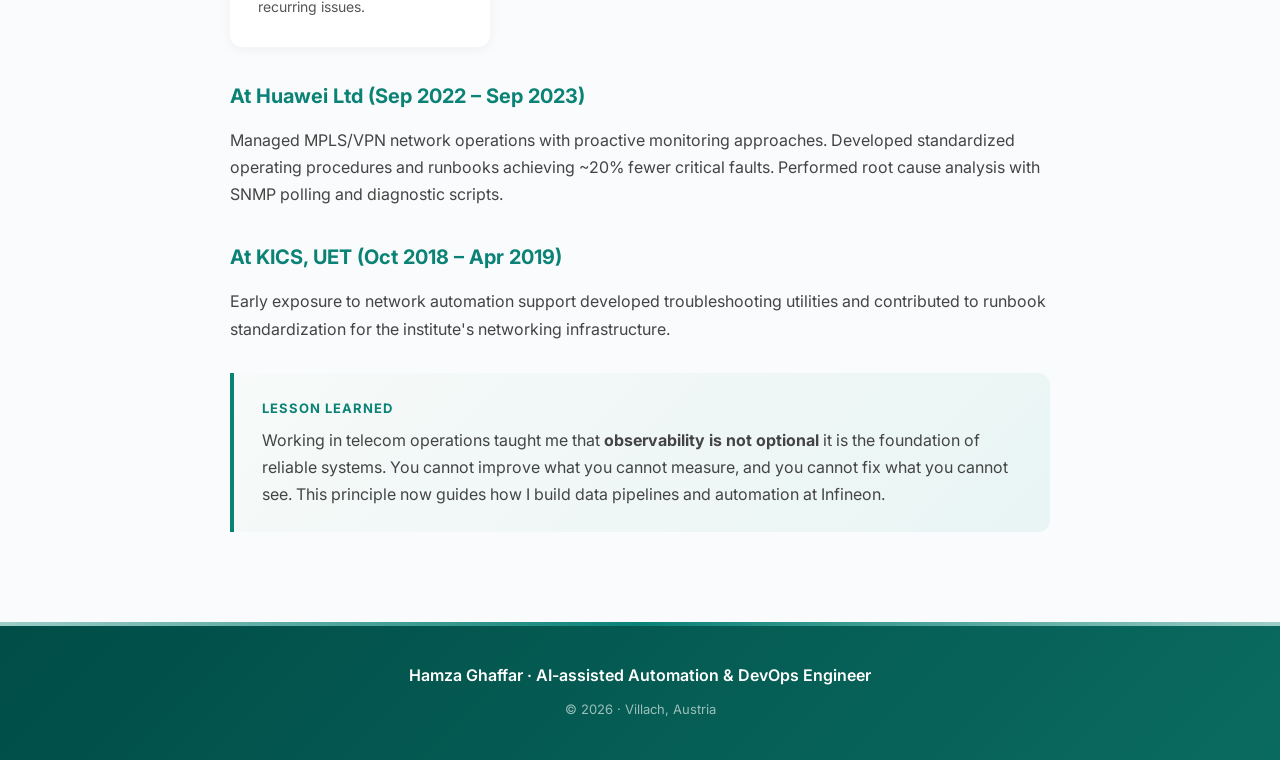
<file: projects/observability.html>
<!DOCTYPE html>
<html lang="en">
<head>
    <meta charset="UTF-8">
    <meta name="viewport" content="width=device-width, initial-scale=1.0">
    <title>Observability &amp; Operations   Hamza Ghaffar</title>
    <link href="https://fonts.googleapis.com/css2?family=Inter:wght@300;400;600;700;800&display=swap" rel="stylesheet">
    <style>
        :root { --teal-100:#0a8276; --teal-80:#3b9b91; --teal-60:#6cb4ac; --teal-40:#9dcdc7; --teal-dark:#004d47; }
        *{margin:0;padding:0;box-sizing:border-box}html{scroll-behavior:smooth}
        body{font-family:'Inter','Segoe UI',system-ui,sans-serif;background:#fafbfc;color:#333;line-height:1.7;font-size:17px}
        .sticky-header{position:sticky;top:0;background:rgba(255,255,255,0.97);backdrop-filter:blur(12px);border-bottom:1px solid rgba(0,0,0,0.06);z-index:100;padding:15px 40px;display:flex;justify-content:space-between;align-items:center;height:70px}
        .header-brand{font-size:18px;font-weight:700;color:var(--teal-100);text-decoration:none}.header-brand span{color:#999;font-weight:400}
        .nav-links{display:flex;gap:28px}.nav-links a{color:#555;text-decoration:none;font-weight:600;font-size:13px;text-transform:uppercase;letter-spacing:0.5px;transition:color 0.3s}.nav-links a:hover{color:var(--teal-100)}
        .hero{background:linear-gradient(135deg,#2e7d32 0%,#388e3c 50%,#43a047 100%);color:#fff;padding:80px 40px 60px;text-align:center;position:relative;overflow:hidden}
        .hero::after{content:'';position:absolute;bottom:0;left:0;right:0;height:80px;background:linear-gradient(to top,#fafbfc,transparent)}
        .hero-content{max-width:800px;margin:0 auto;position:relative;z-index:1}
        .hero-eyebrow{font-size:13px;font-weight:700;text-transform:uppercase;letter-spacing:2px;margin-bottom:14px;opacity:0.7}
        .hero h1{font-size:40px;font-weight:800;margin-bottom:16px;letter-spacing:-1px;line-height:1.15}
        .hero-tagline{font-size:18px;font-weight:300;opacity:0.9;font-style:italic}
        .container{max-width:900px;margin:0 auto;padding:60px 40px}
        h2{font-size:28px;font-weight:800;color:#1a1a1a;margin:48px 0 20px}
        h3{font-size:20px;font-weight:700;color:var(--teal-100);margin:32px 0 14px}
        p{margin-bottom:18px;color:#444;font-size:16px}
        .card-grid{display:grid;grid-template-columns:repeat(auto-fit,minmax(260px,1fr));gap:20px;margin:30px 0}
        .card{background:#fff;border-radius:12px;padding:28px;box-shadow:0 2px 12px rgba(0,0,0,0.05);border-top:4px solid #2e7d32;transition:transform 0.3s}
        .card:hover{transform:translateY(-4px)}
        .card h4{font-size:17px;font-weight:700;color:#333;margin-bottom:10px}
        .card p{font-size:14px;color:#555;margin:0;line-height:1.6}
        .card-icon{font-size:28px;margin-bottom:12px}
        .tech-tags{display:flex;flex-wrap:wrap;gap:8px;margin:20px 0}
        .tech-tag{font-size:12px;font-weight:600;padding:5px 12px;border-radius:6px;background:#e8f5e9;color:#2e7d32}
        .metric-grid{display:grid;grid-template-columns:repeat(auto-fit,minmax(200px,1fr));gap:20px;margin:30px 0}
        .metric-card{background:linear-gradient(135deg,#e8f5e9,#c8e6c9);border-radius:12px;padding:24px;text-align:center}
        .metric-value{font-size:36px;font-weight:800;color:#2e7d32}
        .metric-label{font-size:13px;font-weight:600;color:#555;margin-top:6px;text-transform:uppercase;letter-spacing:0.5px}
        .insight-box{background:linear-gradient(135deg,#f7faf9,#e8f5f4);border-left:4px solid var(--teal-100);padding:24px 28px;margin:30px 0;border-radius:0 12px 12px 0}
        .insight-label{font-weight:700;color:var(--teal-100);font-size:13px;text-transform:uppercase;letter-spacing:1px;margin-bottom:8px}
        .insight-box p{margin:0;color:#444}
        .footer{text-align:center;padding:40px;background:linear-gradient(135deg,var(--teal-dark),#0a6b60);color:#fff;font-size:14px;position:relative}
        .footer::before{content:'';position:absolute;top:0;left:0;right:0;height:4px;background:linear-gradient(to right,var(--teal-40),var(--teal-100),var(--teal-40))}
        @media(max-width:768px){.sticky-header{padding:10px 20px}.nav-links{display:none}.hero{padding:60px 20px 40px}.hero h1{font-size:26px}.container{padding:40px 20px}}
    </style>
</head>
<body>

<header class="sticky-header">
    <a href="../index.html" class="header-brand">Hamza Ghaffar <span>| Project</span></a>
    <nav class="nav-links">
        <a href="../index.html">&larr; Home</a>
        <a href="./">All Projects</a>
    </nav>
</header>

<section class="hero">
    <div class="hero-content">
        <div class="hero-eyebrow">Professional &amp; Personal Projects &middot; Operations</div>
        <h1>Observability &amp; Operations</h1>
        <div class="hero-tagline">Monitoring, telemetry, and feedback-driven systems for faster incident triage</div>
    </div>
</section>

<div class="container">

    <h2>Overview</h2>
    <p>Familiar with monitoring and telemetry patterns using <strong>Prometheus</strong> and <strong>Grafana</strong>, enabling feedback-driven systems and faster incident triage. This experience comes from both professional telecom operations at <strong>Huawei</strong> and personal exploration of modern observability stacks.</p>

    <div class="tech-tags">
        <span class="tech-tag">Prometheus</span>
        <span class="tech-tag">Grafana</span>
        <span class="tech-tag">SNMP</span>
        <span class="tech-tag">Python</span>
        <span class="tech-tag">Docker</span>
        <span class="tech-tag">Unix/Linux</span>
    </div>

    <h2>Impact</h2>
    <div class="metric-grid">
        <div class="metric-card">
            <div class="metric-value">~20%</div>
            <div class="metric-label">Fewer Critical Faults</div>
        </div>
        <div class="metric-card">
            <div class="metric-value">40+</div>
            <div class="metric-label">Runbooks Standardized</div>
        </div>
    </div>

    <h2>Observability Stack</h2>
    <div class="card-grid">
        <div class="card">
            <div class="card-icon">📊</div>
            <h4>Prometheus Metrics Collection</h4>
            <p>Infrastructure and application metrics collection with custom exporters. Time-series data used for capacity planning and anomaly alerting.</p>
        </div>
        <div class="card">
            <div class="card-icon">📈</div>
            <h4>Grafana Dashboards</h4>
            <p>Real-time visualization dashboards for system health, service performance, and pipeline status. Custom panels for team-specific operational views.</p>
        </div>
        <div class="card">
            <div class="card-icon">🔔</div>
            <h4>Alert Management</h4>
            <p>Threshold-based and pattern-based alerting to catch degradation before it becomes an outage. Focus on actionable alerts, not noise.</p>
        </div>
        <div class="card">
            <div class="card-icon">📋</div>
            <h4>Runbook Automation</h4>
            <p>Standardized incident response procedures for telecom operations. Reduced diagnosis time and ensured consistent handling of recurring issues.</p>
        </div>
    </div>

    <h3>At Huawei Ltd (Sep 2022 – Sep 2023)</h3>
    <p>Managed MPLS/VPN network operations with proactive monitoring approaches. Developed standardized operating procedures and runbooks achieving ~20% fewer critical faults. Performed root cause analysis with SNMP polling and diagnostic scripts.</p>

    <h3>At KICS, UET (Oct 2018 – Apr 2019)</h3>
    <p>Early exposure to network automation support   developed troubleshooting utilities and contributed to runbook standardization for the institute's networking infrastructure.</p>

    <div class="insight-box">
        <div class="insight-label">Lesson Learned</div>
        <p>Working in telecom operations taught me that <strong>observability is not optional</strong>   it is the foundation of reliable systems. You cannot improve what you cannot measure, and you cannot fix what you cannot see. This principle now guides how I build data pipelines and automation at Infineon.</p>
    </div>

</div>

<footer class="footer">
    <div style="font-size:16px;font-weight:600;margin-bottom:8px;">Hamza Ghaffar &middot; AI-assisted Automation &amp; DevOps Engineer</div>
    <div style="opacity:0.6;font-size:13px;">&copy; 2026 &middot; Villach, Austria</div>
</footer>


<style>
.fab-container{position:fixed;bottom:24px;right:24px;display:flex;flex-direction:column;gap:12px;z-index:90}
.fab{width:50px;height:50px;border-radius:50%;display:flex;align-items:center;justify-content:center;box-shadow:0 4px 16px rgba(0,0,0,.2);transition:transform .3s,box-shadow .3s;text-decoration:none}
.fab:hover{transform:scale(1.12);box-shadow:0 6px 24px rgba(0,0,0,.3)}
.fab-wa{background:#25D366}.fab-email{background:#ea4335}.fab-li{background:#0077b5}
@media(max-width:768px){.fab-container{bottom:16px;right:16px;gap:10px}.fab{width:44px;height:44px}.fab svg{width:20px;height:20px}}
</style>

<div class="fab-container">
    <a href="https://wa.me/436601192777" target="_blank" rel="noopener noreferrer" class="fab fab-wa" title="WhatsApp">
        <svg width="24" height="24" viewBox="0 0 24 24" fill="#fff"><path d="M17.472 14.382c-.297-.149-1.758-.867-2.03-.967-.273-.099-.471-.148-.67.15-.197.297-.767.966-.94 1.164-.173.199-.347.223-.644.075-.297-.15-1.255-.463-2.39-1.475-.883-.788-1.48-1.761-1.653-2.059-.173-.297-.018-.458.13-.606.134-.133.298-.347.446-.52.149-.174.198-.298.298-.497.099-.198.05-.371-.025-.52-.075-.149-.669-1.612-.916-2.207-.242-.579-.487-.5-.669-.51-.173-.008-.371-.01-.57-.01-.198 0-.52.074-.792.372-.272.297-1.04 1.016-1.04 2.479 0 1.462 1.065 2.875 1.213 3.074.149.198 2.096 3.2 5.077 4.487.709.306 1.262.489 1.694.625.712.227 1.36.195 1.871.118.571-.085 1.758-.719 2.006-1.413.248-.694.248-1.289.173-1.413-.074-.124-.272-.198-.57-.347m-5.421 7.403h-.004a9.87 9.87 0 01-5.031-1.378l-.361-.214-3.741.982.998-3.648-.235-.374a9.86 9.86 0 01-1.51-5.26c.001-5.45 4.436-9.884 9.888-9.884 2.64 0 5.122 1.03 6.988 2.898a9.825 9.825 0 012.893 6.994c-.003 5.45-4.437 9.884-9.885 9.884m8.413-18.297A11.815 11.815 0 0012.05 0C5.495 0 .16 5.335.157 11.892c0 2.096.547 4.142 1.588 5.945L.057 24l6.305-1.654a11.882 11.882 0 005.683 1.448h.005c6.554 0 11.89-5.335 11.893-11.893a11.821 11.821 0 00-3.48-8.413z"/></svg>
    </a>
    <a href="mailto:hamza.ghaffar@hotmail.com" class="fab fab-email" title="Email">
        <svg width="22" height="22" viewBox="0 0 24 24" fill="#fff"><path d="M20 4H4c-1.1 0-1.99.9-1.99 2L2 18c0 1.1.9 2 2 2h16c1.1 0 2-.9 2-2V6c0-1.1-.9-2-2-2zm0 4l-8 5-8-5V6l8 5 8-5v2z"/></svg>
    </a>
    <a href="https://www.linkedin.com/in/hamzaghaffar/" target="_blank" rel="noopener noreferrer" class="fab fab-li" title="LinkedIn">
        <svg width="22" height="22" viewBox="0 0 24 24" fill="#fff"><path d="M20.447 20.452h-3.554v-5.569c0-1.328-.027-3.037-1.852-3.037-1.853 0-2.136 1.445-2.136 2.939v5.667H9.351V9h3.414v1.561h.046c.477-.9 1.637-1.85 3.37-1.85 3.601 0 4.267 2.37 4.267 5.455v6.286zM5.337 7.433a2.062 2.062 0 01-2.063-2.065 2.064 2.064 0 112.063 2.065zm1.782 13.019H3.555V9h3.564v11.452zM22.225 0H1.771C.792 0 0 .774 0 1.729v20.542C0 23.227.792 24 1.771 24h20.451C23.2 24 24 23.227 24 22.271V1.729C24 .774 23.2 0 22.222 0h.003z"/></svg>
    </a>
</div>


<style>
.fab-container{position:fixed;bottom:24px;right:24px;display:flex;flex-direction:column;gap:12px;z-index:90}
.fab{width:50px;height:50px;border-radius:50%;display:flex;align-items:center;justify-content:center;box-shadow:0 4px 16px rgba(0,0,0,.2);transition:transform .3s,box-shadow .3s;text-decoration:none}
.fab:hover{transform:scale(1.12);box-shadow:0 6px 24px rgba(0,0,0,.3)}
.fab-wa{background:#25D366}.fab-email{background:#ea4335}.fab-li{background:#0077b5}
@media(max-width:768px){.fab-container{bottom:16px;right:16px;gap:10px}.fab{width:44px;height:44px}.fab svg{width:20px;height:20px}}
</style>

<div class="fab-container">
    <a href="https://wa.me/436601192777" target="_blank" rel="noopener noreferrer" class="fab fab-wa" title="WhatsApp">
        <svg width="24" height="24" viewBox="0 0 24 24" fill="#fff"><path d="M17.472 14.382c-.297-.149-1.758-.867-2.03-.967-.273-.099-.471-.148-.67.15-.197.297-.767.966-.94 1.164-.173.199-.347.223-.644.075-.297-.15-1.255-.463-2.39-1.475-.883-.788-1.48-1.761-1.653-2.059-.173-.297-.018-.458.13-.606.134-.133.298-.347.446-.52.149-.174.198-.298.298-.497.099-.198.05-.371-.025-.52-.075-.149-.669-1.612-.916-2.207-.242-.579-.487-.5-.669-.51-.173-.008-.371-.01-.57-.01-.198 0-.52.074-.792.372-.272.297-1.04 1.016-1.04 2.479 0 1.462 1.065 2.875 1.213 3.074.149.198 2.096 3.2 5.077 4.487.709.306 1.262.489 1.694.625.712.227 1.36.195 1.871.118.571-.085 1.758-.719 2.006-1.413.248-.694.248-1.289.173-1.413-.074-.124-.272-.198-.57-.347m-5.421 7.403h-.004a9.87 9.87 0 01-5.031-1.378l-.361-.214-3.741.982.998-3.648-.235-.374a9.86 9.86 0 01-1.51-5.26c.001-5.45 4.436-9.884 9.888-9.884 2.64 0 5.122 1.03 6.988 2.898a9.825 9.825 0 012.893 6.994c-.003 5.45-4.437 9.884-9.885 9.884m8.413-18.297A11.815 11.815 0 0012.05 0C5.495 0 .16 5.335.157 11.892c0 2.096.547 4.142 1.588 5.945L.057 24l6.305-1.654a11.882 11.882 0 005.683 1.448h.005c6.554 0 11.89-5.335 11.893-11.893a11.821 11.821 0 00-3.48-8.413z"/></svg>
    </a>
    <a href="mailto:hamza.ghaffar@hotmail.com" class="fab fab-email" title="Email">
        <svg width="22" height="22" viewBox="0 0 24 24" fill="#fff"><path d="M20 4H4c-1.1 0-1.99.9-1.99 2L2 18c0 1.1.9 2 2 2h16c1.1 0 2-.9 2-2V6c0-1.1-.9-2-2-2zm0 4l-8 5-8-5V6l8 5 8-5v2z"/></svg>
    </a>
    <a href="https://www.linkedin.com/in/hamzaghaffar/" target="_blank" rel="noopener noreferrer" class="fab fab-li" title="LinkedIn">
        <svg width="22" height="22" viewBox="0 0 24 24" fill="#fff"><path d="M20.447 20.452h-3.554v-5.569c0-1.328-.027-3.037-1.852-3.037-1.853 0-2.136 1.445-2.136 2.939v5.667H9.351V9h3.414v1.561h.046c.477-.9 1.637-1.85 3.37-1.85 3.601 0 4.267 2.37 4.267 5.455v6.286zM5.337 7.433a2.062 2.062 0 01-2.063-2.065 2.064 2.064 0 112.063 2.065zm1.782 13.019H3.555V9h3.564v11.452zM22.225 0H1.771C.792 0 0 .774 0 1.729v20.542C0 23.227.792 24 1.771 24h20.451C23.2 24 24 23.227 24 22.271V1.729C24 .774 23.2 0 22.222 0h.003z"/></svg>
    </a>
</div>


<style>
.fab-container{position:fixed;bottom:24px;right:24px;display:flex;flex-direction:column;gap:12px;z-index:90}
.fab{width:50px;height:50px;border-radius:50%;display:flex;align-items:center;justify-content:center;box-shadow:0 4px 16px rgba(0,0,0,.2);transition:transform .3s,box-shadow .3s;text-decoration:none}
.fab:hover{transform:scale(1.12);box-shadow:0 6px 24px rgba(0,0,0,.3)}
.fab-wa{background:#25D366}.fab-email{background:#ea4335}.fab-li{background:#0077b5}
@media(max-width:768px){.fab-container{bottom:16px;right:16px;gap:10px}.fab{width:44px;height:44px}.fab svg{width:20px;height:20px}}
</style>

<div class="fab-container">
    <a href="https://wa.me/436601192777" target="_blank" rel="noopener noreferrer" class="fab fab-wa" title="WhatsApp">
        <svg width="24" height="24" viewBox="0 0 24 24" fill="#fff"><path d="M17.472 14.382c-.297-.149-1.758-.867-2.03-.967-.273-.099-.471-.148-.67.15-.197.297-.767.966-.94 1.164-.173.199-.347.223-.644.075-.297-.15-1.255-.463-2.39-1.475-.883-.788-1.48-1.761-1.653-2.059-.173-.297-.018-.458.13-.606.134-.133.298-.347.446-.52.149-.174.198-.298.298-.497.099-.198.05-.371-.025-.52-.075-.149-.669-1.612-.916-2.207-.242-.579-.487-.5-.669-.51-.173-.008-.371-.01-.57-.01-.198 0-.52.074-.792.372-.272.297-1.04 1.016-1.04 2.479 0 1.462 1.065 2.875 1.213 3.074.149.198 2.096 3.2 5.077 4.487.709.306 1.262.489 1.694.625.712.227 1.36.195 1.871.118.571-.085 1.758-.719 2.006-1.413.248-.694.248-1.289.173-1.413-.074-.124-.272-.198-.57-.347m-5.421 7.403h-.004a9.87 9.87 0 01-5.031-1.378l-.361-.214-3.741.982.998-3.648-.235-.374a9.86 9.86 0 01-1.51-5.26c.001-5.45 4.436-9.884 9.888-9.884 2.64 0 5.122 1.03 6.988 2.898a9.825 9.825 0 012.893 6.994c-.003 5.45-4.437 9.884-9.885 9.884m8.413-18.297A11.815 11.815 0 0012.05 0C5.495 0 .16 5.335.157 11.892c0 2.096.547 4.142 1.588 5.945L.057 24l6.305-1.654a11.882 11.882 0 005.683 1.448h.005c6.554 0 11.89-5.335 11.893-11.893a11.821 11.821 0 00-3.48-8.413z"/></svg>
    </a>
    <a href="mailto:hamza.ghaffar@hotmail.com" class="fab fab-email" title="Email">
        <svg width="22" height="22" viewBox="0 0 24 24" fill="#fff"><path d="M20 4H4c-1.1 0-1.99.9-1.99 2L2 18c0 1.1.9 2 2 2h16c1.1 0 2-.9 2-2V6c0-1.1-.9-2-2-2zm0 4l-8 5-8-5V6l8 5 8-5v2z"/></svg>
    </a>
    <a href="https://www.linkedin.com/in/hamzaghaffar/" target="_blank" rel="noopener noreferrer" class="fab fab-li" title="LinkedIn">
        <svg width="22" height="22" viewBox="0 0 24 24" fill="#fff"><path d="M20.447 20.452h-3.554v-5.569c0-1.328-.027-3.037-1.852-3.037-1.853 0-2.136 1.445-2.136 2.939v5.667H9.351V9h3.414v1.561h.046c.477-.9 1.637-1.85 3.37-1.85 3.601 0 4.267 2.37 4.267 5.455v6.286zM5.337 7.433a2.062 2.062 0 01-2.063-2.065 2.064 2.064 0 112.063 2.065zm1.782 13.019H3.555V9h3.564v11.452zM22.225 0H1.771C.792 0 0 .774 0 1.729v20.542C0 23.227.792 24 1.771 24h20.451C23.2 24 24 23.227 24 22.271V1.729C24 .774 23.2 0 22.222 0h.003z"/></svg>
    </a>
</div>

</body>
</html>
</file>
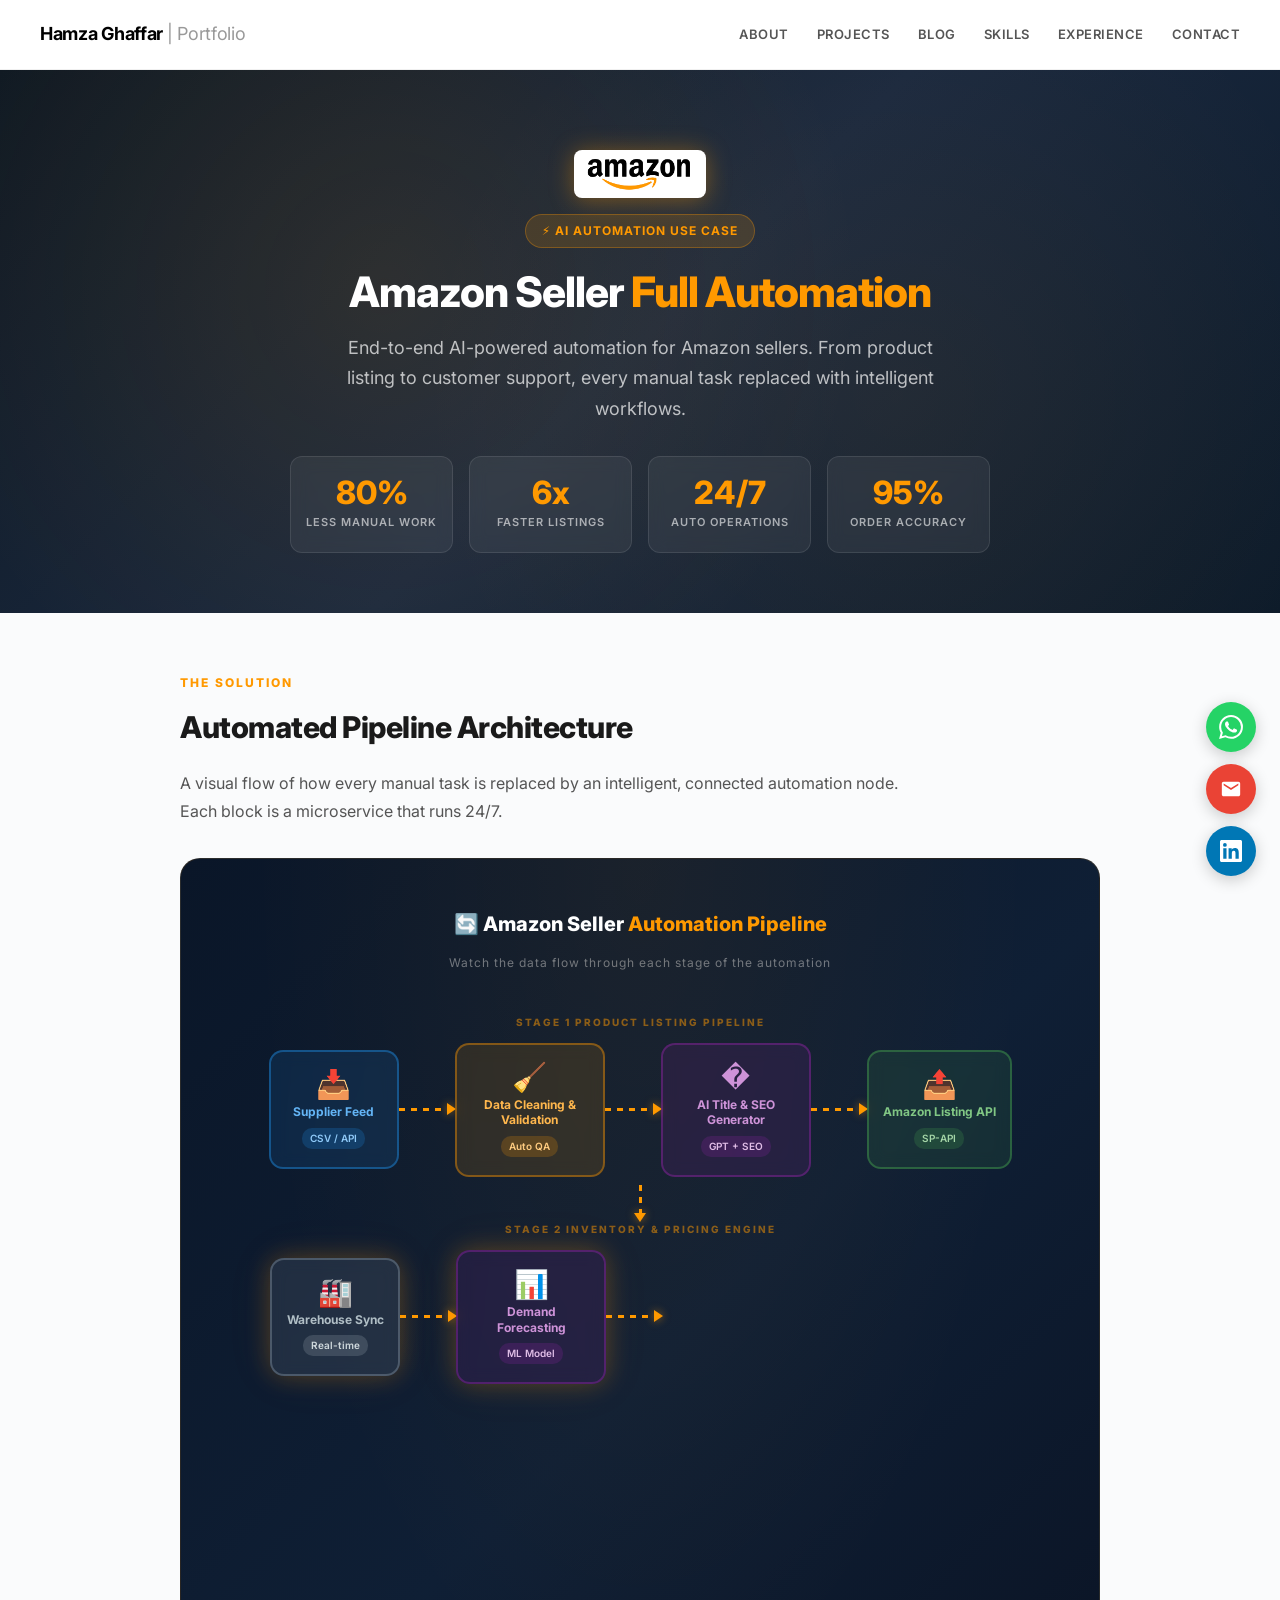
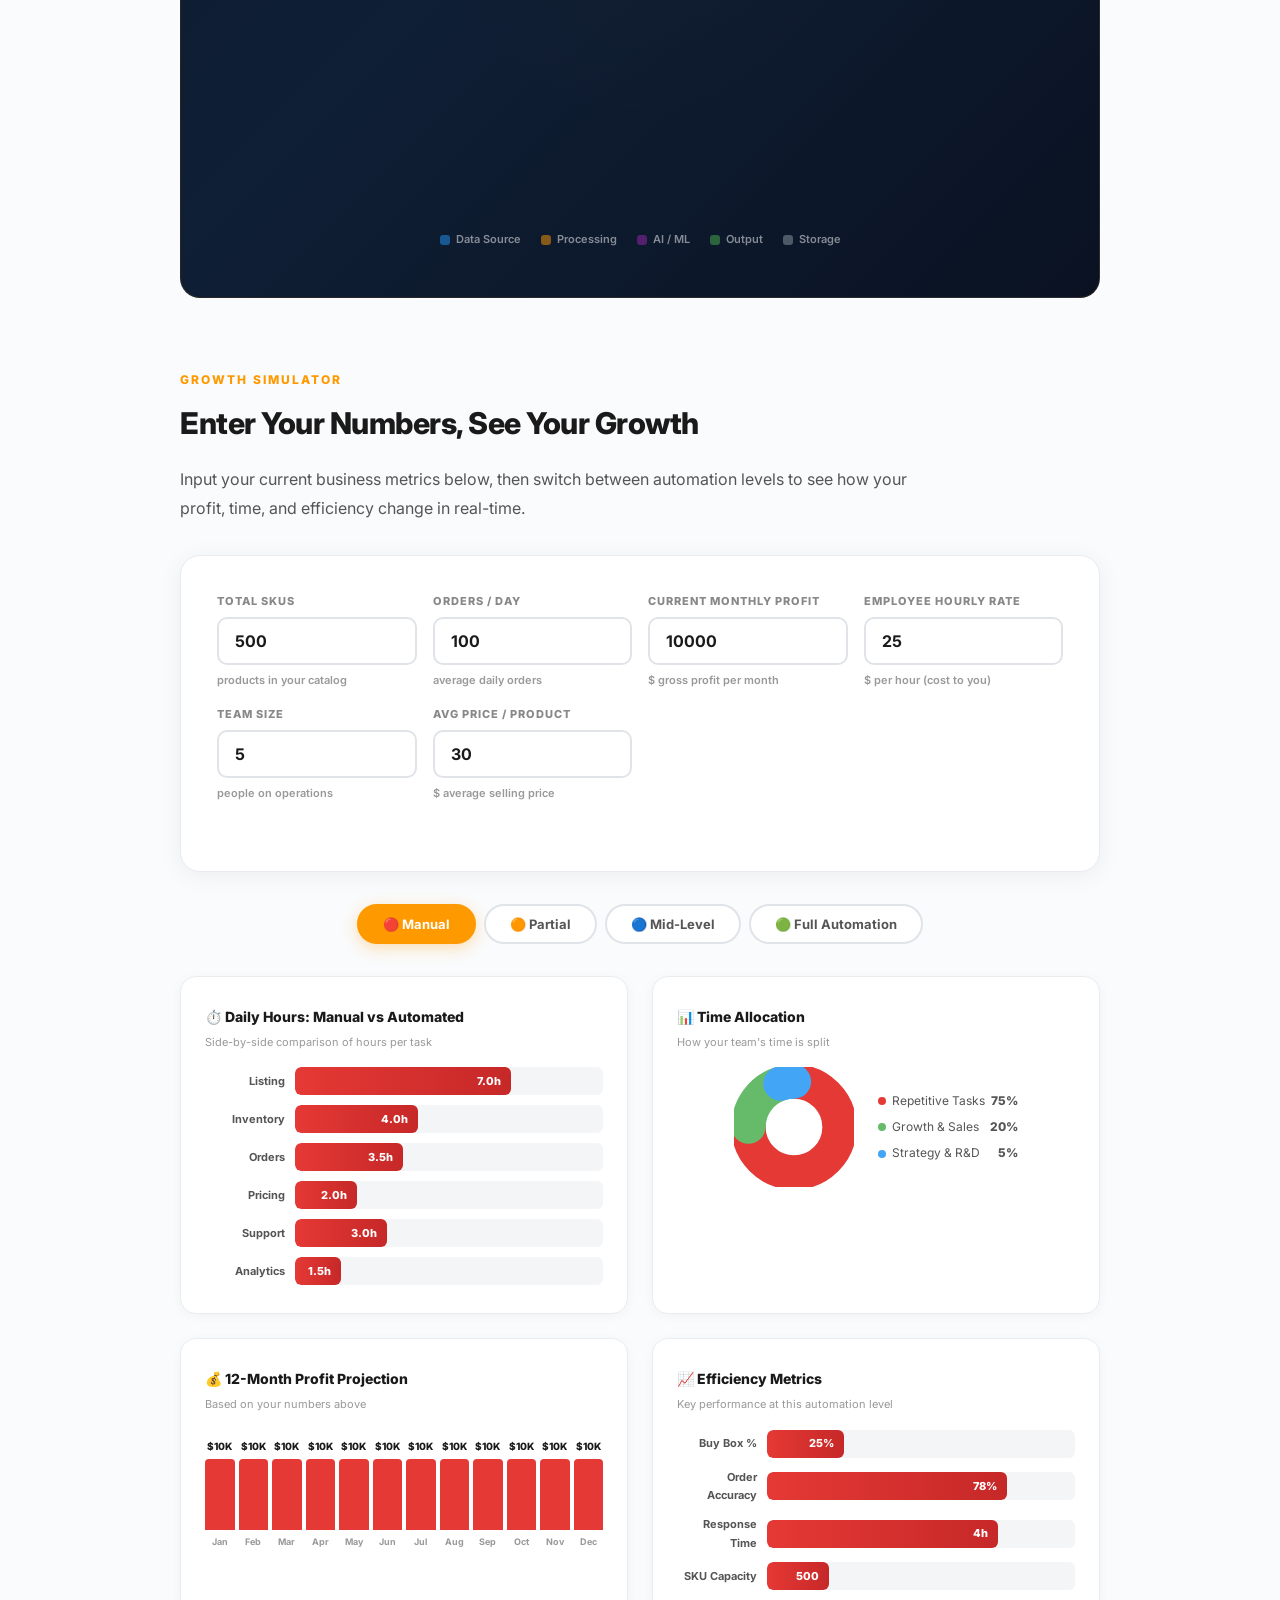
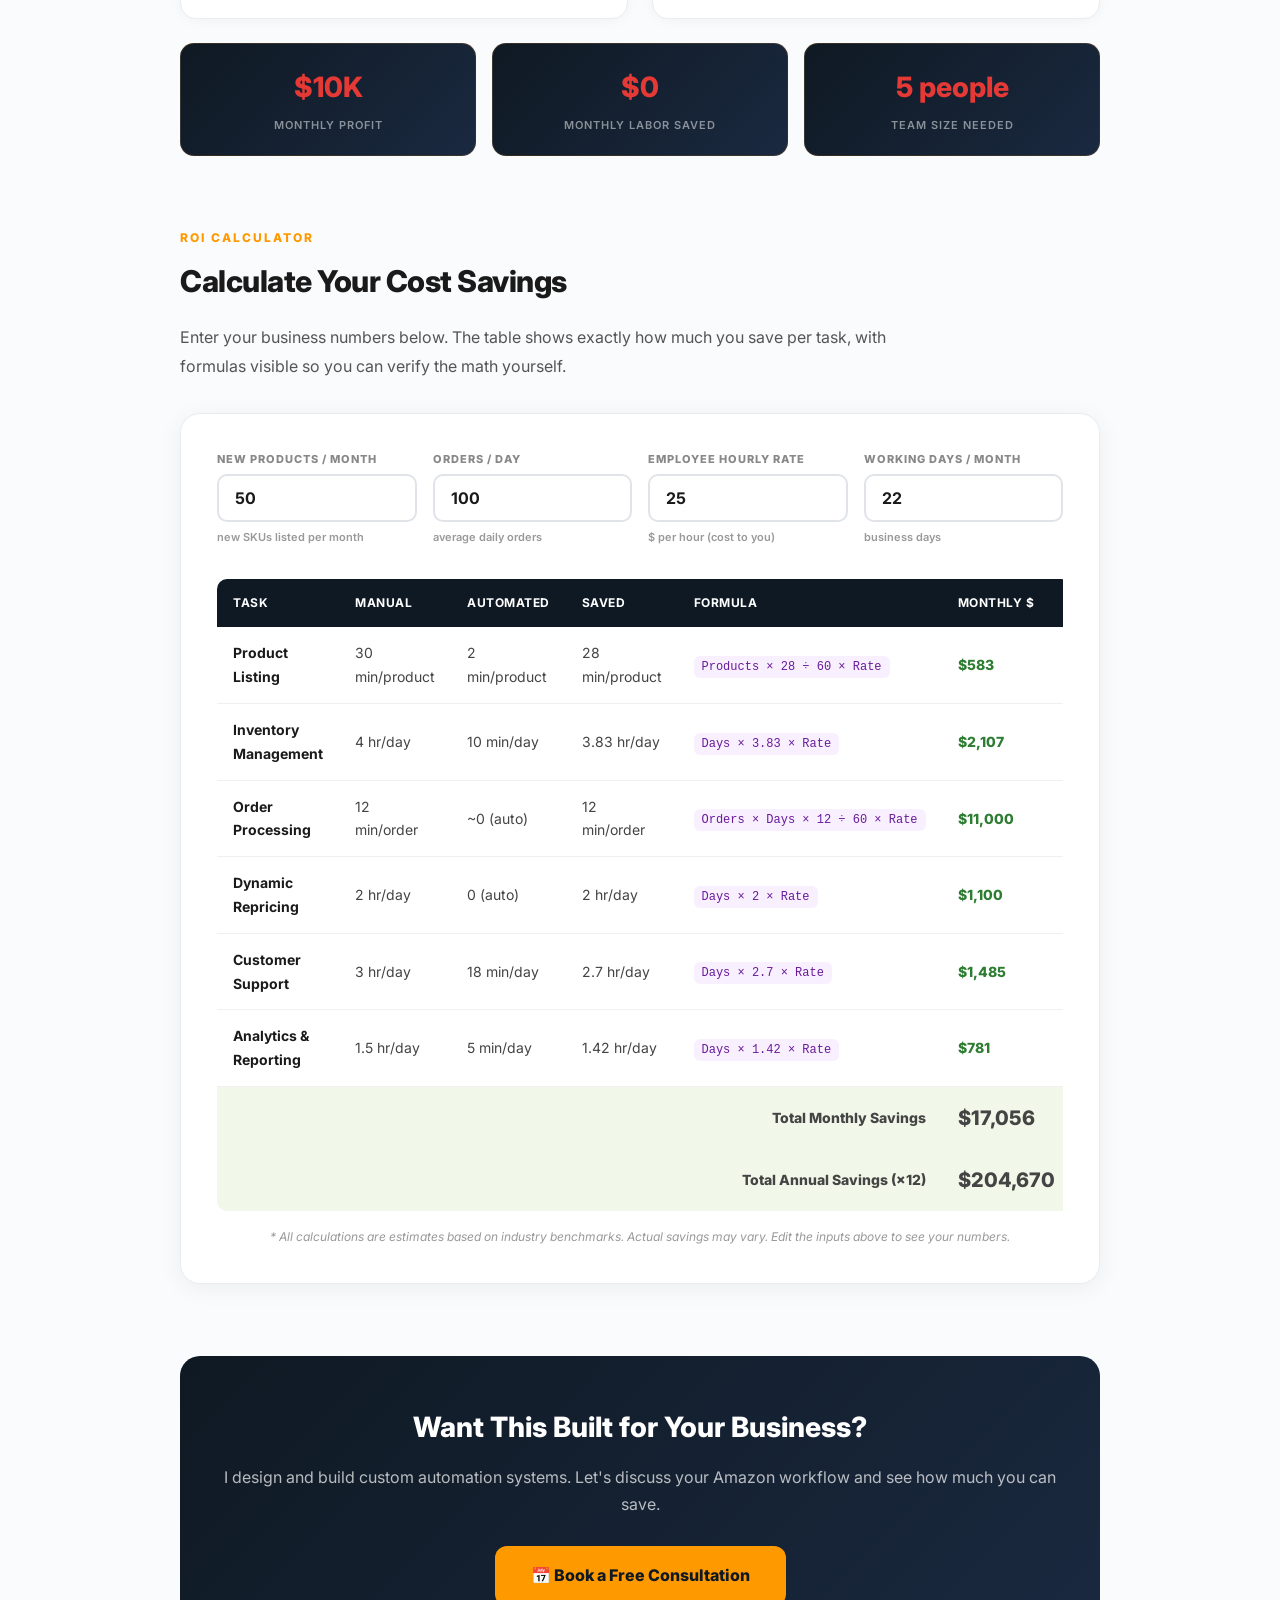
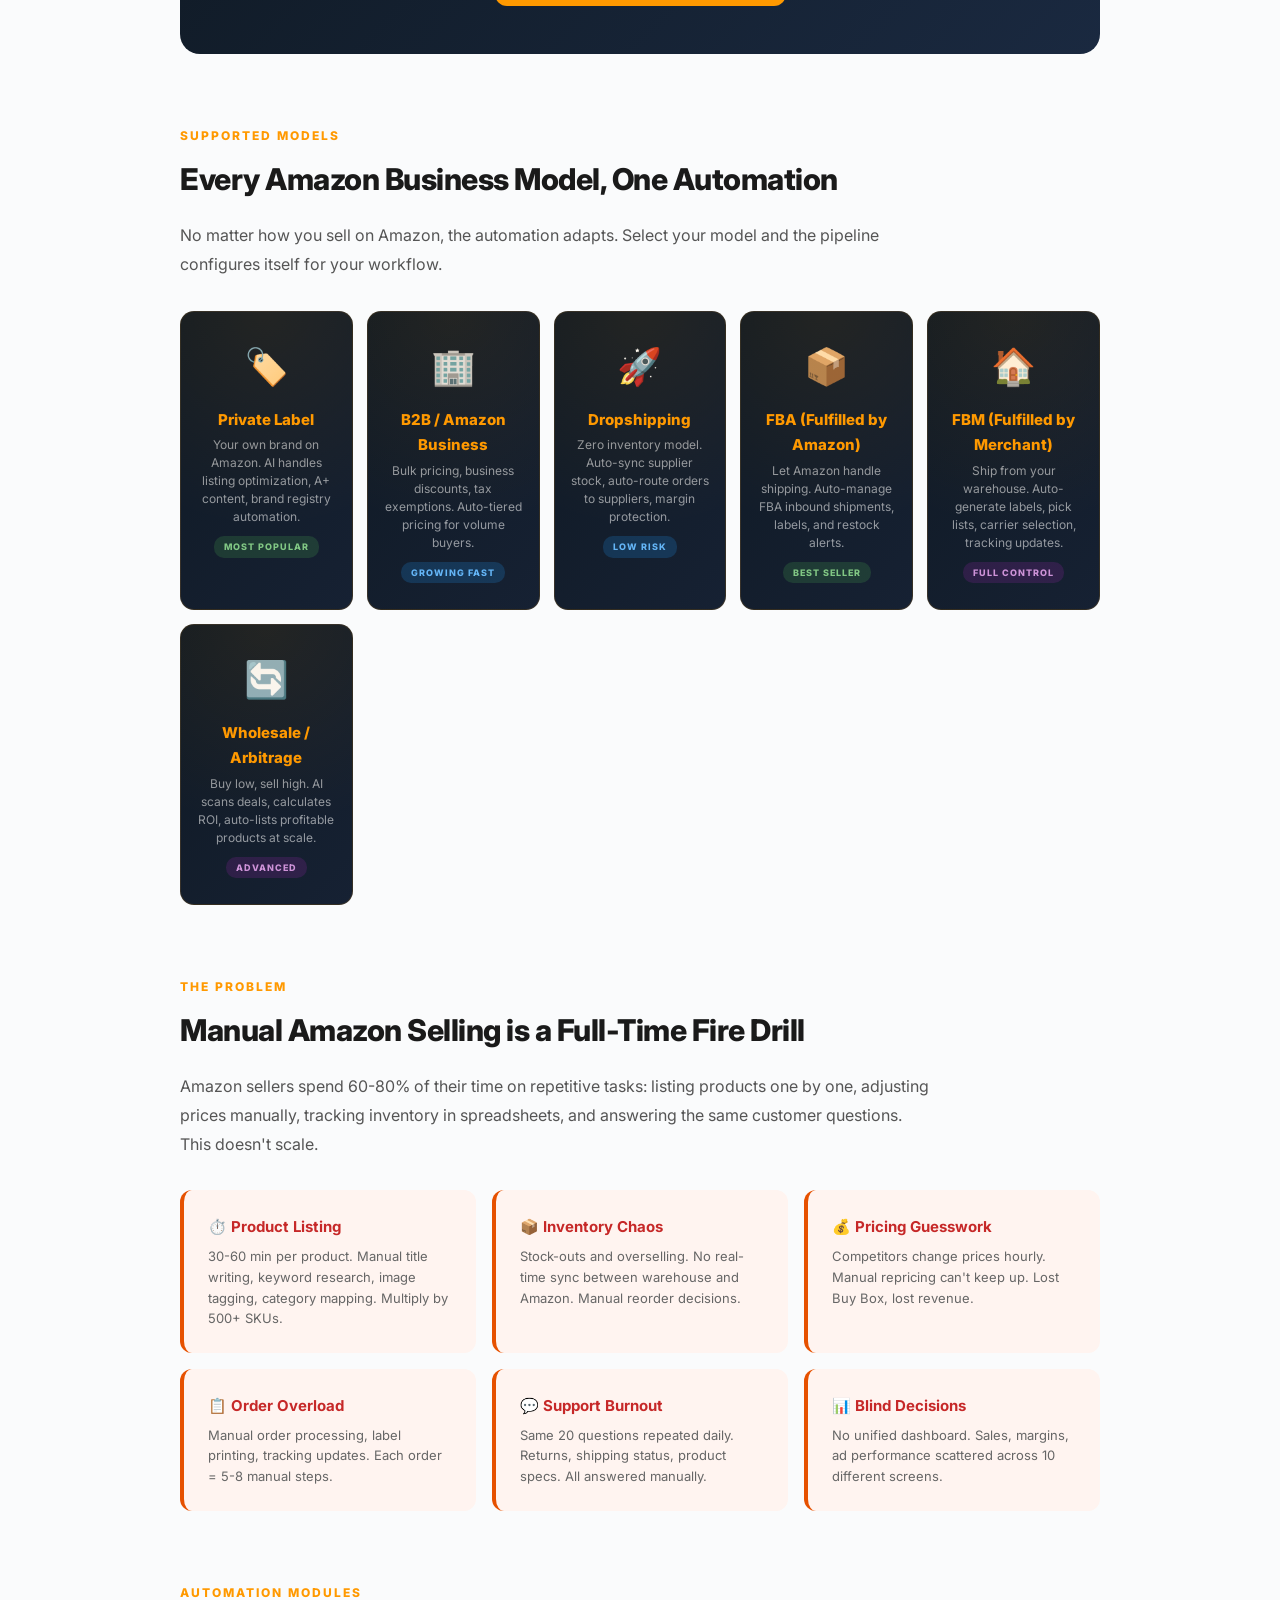
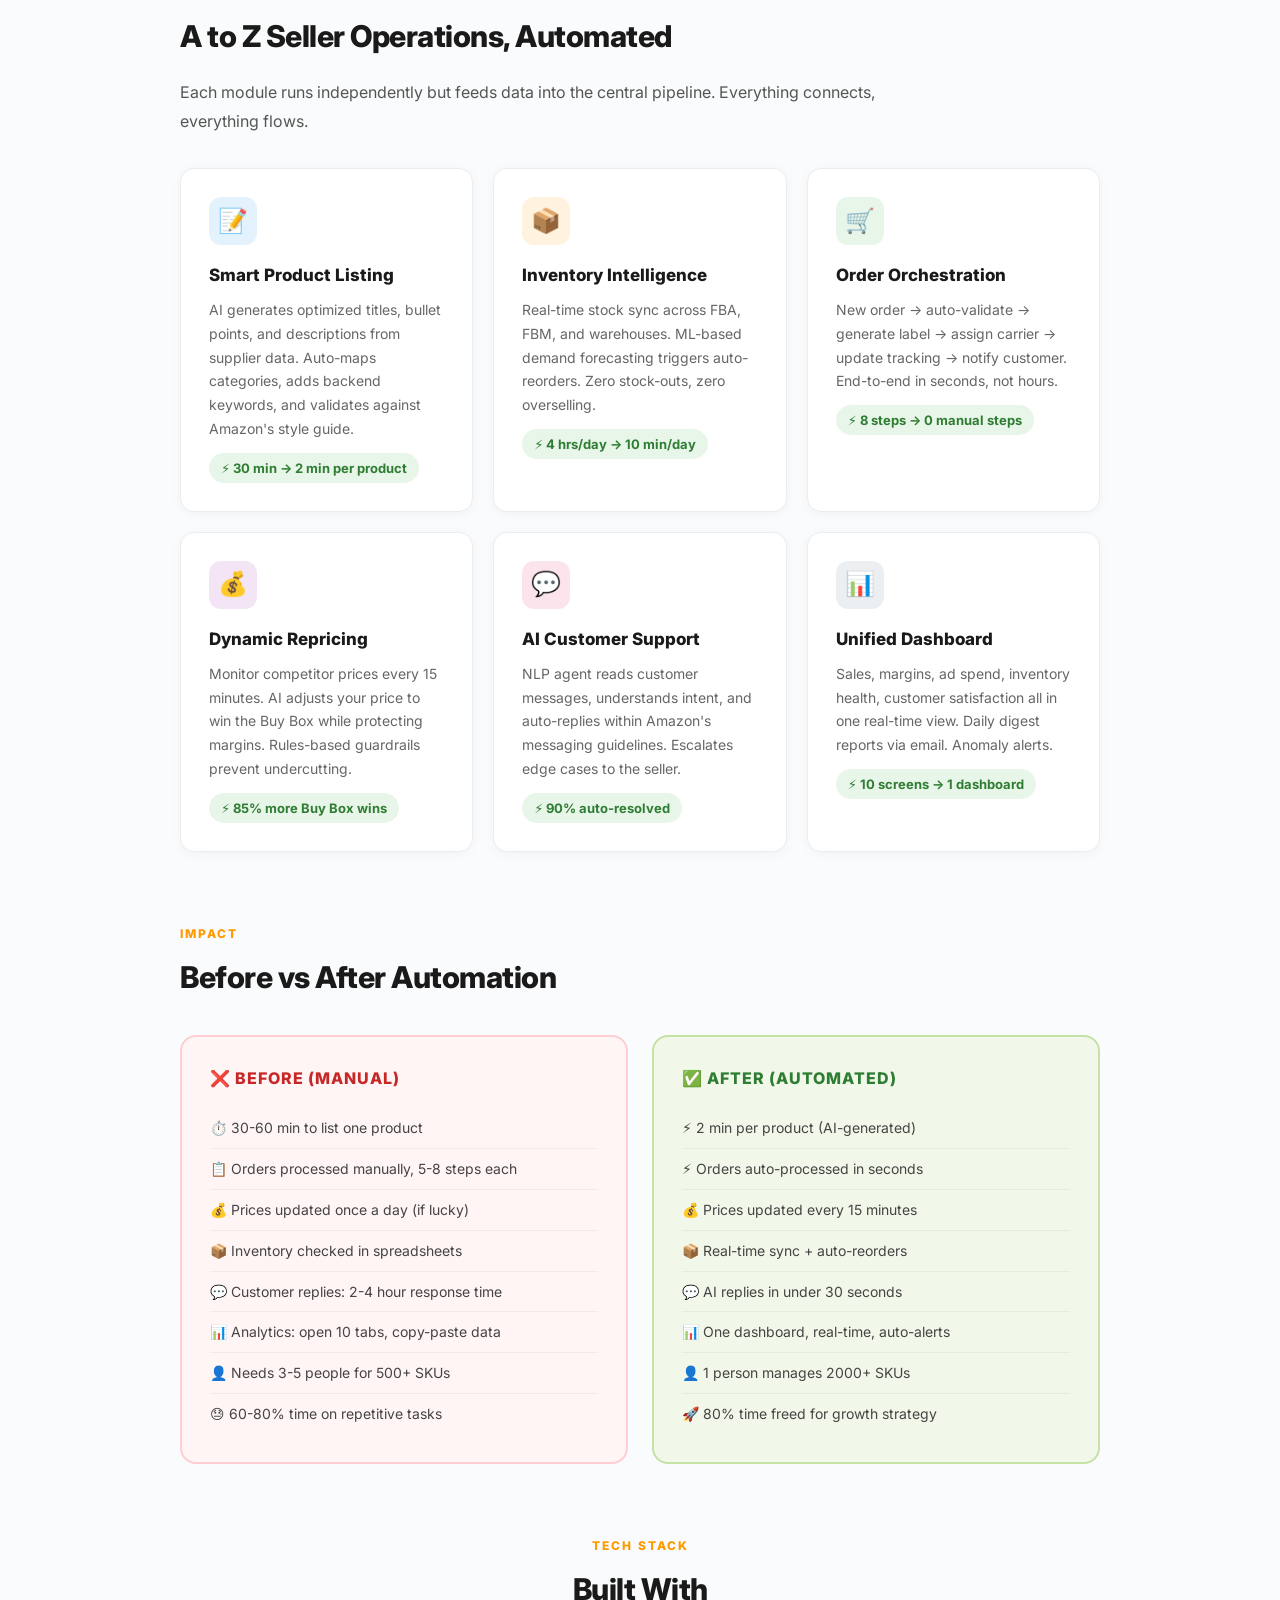
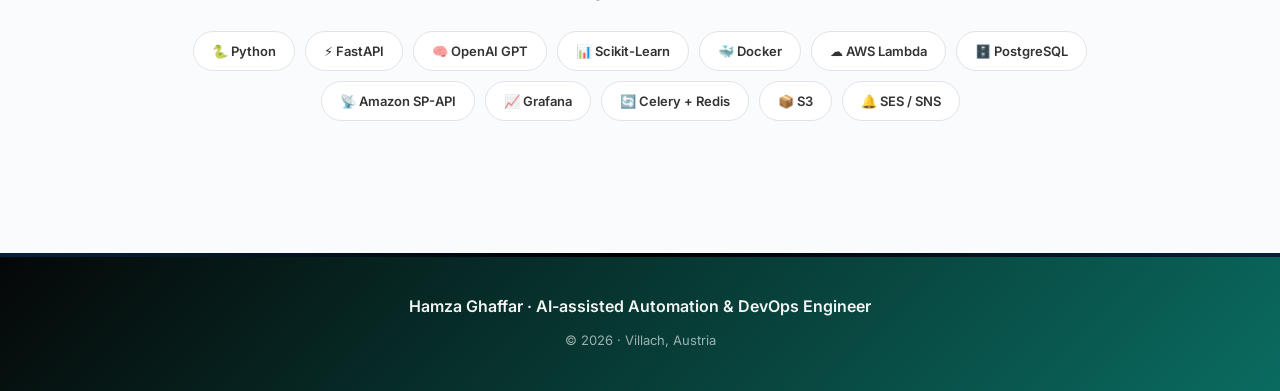
<file: usecases/amazon-seller-automation.html>
<!DOCTYPE html>
<html lang="en">
<head>
    <meta charset="UTF-8">
    <meta name="viewport" content="width=device-width, initial-scale=1.0">
    <title>Amazon Seller Automation   AI Use Case | Hamza Ghaffar</title>
    <meta name="description" content="AI-powered automation for Amazon sellers. Automate product listing, inventory, orders, pricing, and customer support. Reduce manual work by 80%.">
    <link href="https://fonts.googleapis.com/css2?family=Inter:wght@300;400;600;700;800&display=swap" rel="stylesheet">
    <link rel="stylesheet" href="../assets/css/style.css">
    <style>
        .uc-hero {
            background: linear-gradient(135deg, #0f1923 0%, #1a2940 50%, #0d1b2a 100%);
            color: #fff; padding: 80px 40px 60px; text-align: center;
            position: relative; overflow: hidden;
        }
        .uc-hero::before {
            content: ''; position: absolute; inset: 0;
            background: radial-gradient(circle at 30% 40%, rgba(255,153,0,0.1) 0%, transparent 50%),
                        radial-gradient(circle at 70% 60%, rgba(255,153,0,0.06) 0%, transparent 50%);
            pointer-events: none;
        }
        .uc-hero-content { max-width: 800px; margin: 0 auto; position: relative; z-index: 1; }
        .uc-hero-logo {
            display: flex; justify-content: center; margin-bottom: 16px;
        }
        .uc-hero-logo img {
            height: 48px; width: auto; object-fit: contain;
            filter: drop-shadow(0 2px 12px rgba(255,153,0,0.4));
            border-radius: 8px;
        }
        .uc-badge {
            display: inline-flex; align-items: center; gap: 8px;
            background: rgba(255,153,0,0.15); border: 1px solid rgba(255,153,0,0.3);
            color: #ff9900; font-size: 12px; font-weight: 700;
            padding: 6px 16px; border-radius: 20px; margin-bottom: 20px;
            text-transform: uppercase; letter-spacing: 1px;
        }
        .uc-hero h1 {
            font-size: 42px; font-weight: 800; margin-bottom: 16px;
            letter-spacing: -1px; line-height: 1.15;
        }
        .uc-hero h1 span { color: #ff9900; }
        .uc-hero-sub {
            font-size: 18px; color: rgba(255,255,255,0.7); max-width: 600px;
            margin: 0 auto 32px; line-height: 1.7;
        }

        /* KPI Strip */
        .kpi-strip {
            display: grid; grid-template-columns: repeat(4, 1fr); gap: 16px;
            max-width: 700px; margin: 0 auto;
        }
        .kpi-card {
            background: rgba(255,255,255,0.06); border: 1px solid rgba(255,255,255,0.1);
            border-radius: 12px; padding: 20px 12px; text-align: center;
            backdrop-filter: blur(8px);
        }
        .kpi-value {
            font-size: 32px; font-weight: 800; color: #ff9900;
            line-height: 1; margin-bottom: 4px;
        }
        .kpi-label {
            font-size: 11px; font-weight: 600; text-transform: uppercase;
            letter-spacing: 1px; color: rgba(255,255,255,0.6);
        }

        /* Content */
        .uc-container { max-width: 1000px; margin: 0 auto; padding: 60px 40px; }
        .uc-section { margin-bottom: 72px; }
        .uc-section-label {
            font-size: 12px; font-weight: 800; text-transform: uppercase;
            letter-spacing: 2px; color: #ff9900; margin-bottom: 8px;
        }
        .uc-section h2 {
            font-size: 30px; font-weight: 800; color: #1a1a1a;
            margin-bottom: 16px; letter-spacing: -0.5px;
        }
        .uc-section > p {
            font-size: 16px; color: #555; line-height: 1.8; max-width: 750px;
            margin-bottom: 32px;
        }

        /* Problem Cards */
        .pain-grid {
            display: grid; grid-template-columns: repeat(auto-fit, minmax(220px, 1fr));
            gap: 16px;
        }
        .pain-card {
            background: #fff4f0; border-radius: 12px; padding: 24px;
            border-left: 4px solid #e65100;
        }
        .pain-card h4 {
            font-size: 15px; font-weight: 700; color: #c62828; margin-bottom: 6px;
        }
        .pain-card p { font-size: 13px; color: #666; line-height: 1.6; margin: 0; }

        /* ══════════ INTERACTIVE GROWTH GRAPHS ══════════ */
        .growth-section { margin-top: 40px; }
        .growth-controls {
            display: flex; justify-content: center; gap: 8px;
            margin-bottom: 32px; flex-wrap: wrap;
        }
        .growth-btn {
            padding: 10px 24px; border: 2px solid #e0e4e8; border-radius: 30px;
            background: #fff; font-size: 13px; font-weight: 700;
            font-family: 'Inter', sans-serif; color: #555;
            cursor: pointer; transition: all 0.3s ease;
        }
        .growth-btn:hover { border-color: #ff9900; color: #ff9900; }
        .growth-btn.active {
            background: #ff9900; border-color: #ff9900; color: #fff;
            box-shadow: 0 4px 16px rgba(255,153,0,0.3);
        }
        .charts-grid {
            display: grid; grid-template-columns: 1fr 1fr; gap: 24px;
        }
        .chart-card {
            background: #fff; border-radius: 16px; padding: 28px 24px;
            border: 1px solid #eaedf0; box-shadow: 0 2px 12px rgba(0,0,0,0.04);
        }
        .chart-card h4 {
            font-size: 14px; font-weight: 800; color: #1a1a1a;
            margin-bottom: 4px;
        }
        .chart-card .chart-sub {
            font-size: 11px; color: #999; margin-bottom: 16px;
        }
        .chart-bar-group { display: flex; flex-direction: column; gap: 10px; }
        .chart-bar-row {
            display: flex; align-items: center; gap: 10px;
        }
        .chart-bar-label {
            width: 80px; font-size: 11px; font-weight: 700;
            color: #555; text-align: right; flex-shrink: 0;
        }
        .chart-bar-track {
            flex: 1; height: 28px; background: #f4f5f7;
            border-radius: 6px; overflow: hidden; position: relative;
        }
        .chart-bar-fill {
            height: 100%; border-radius: 6px;
            transition: width 0.8s cubic-bezier(0.16,1,0.3,1);
            display: flex; align-items: center; justify-content: flex-end;
            padding-right: 10px; font-size: 11px; font-weight: 800;
            color: #fff; min-width: 40px;
        }
        .cbf-manual { background: linear-gradient(90deg, #e53935, #c62828); }
        .cbf-partial { background: linear-gradient(90deg, #ff9800, #e65100); }
        .cbf-mid { background: linear-gradient(90deg, #42a5f5, #1565c0); }
        .cbf-full { background: linear-gradient(90deg, #66bb6a, #2e7d32); }

        /* Donut chart */
        .donut-wrap {
            display: flex; align-items: center; justify-content: center; gap: 24px;
        }
        .donut-svg { width: 120px; height: 120px; transform: rotate(-90deg); }
        .donut-track { fill: none; stroke: #f0f0f0; stroke-width: 12; }
        .donut-fill {
            fill: none; stroke-width: 12; stroke-linecap: round;
            transition: stroke-dashoffset 0.8s cubic-bezier(0.16,1,0.3,1), stroke 0.4s ease;
        }
        .donut-center {
            position: absolute; font-size: 22px; font-weight: 800;
            color: #1a1a1a;
        }
        .donut-legend { display: flex; flex-direction: column; gap: 6px; }
        .donut-legend-item {
            display: flex; align-items: center; gap: 6px;
            font-size: 12px; color: #555;
        }
        .donut-legend-dot {
            width: 8px; height: 8px; border-radius: 50%; flex-shrink: 0;
        }
        .donut-legend-val { font-weight: 800; margin-left: auto; }

        /* Profit line chart placeholder using bars */
        .profit-bars {
            display: flex; align-items: flex-end; gap: 4px;
            height: 120px; padding-top: 8px;
        }
        .profit-bar-col {
            flex: 1; display: flex; flex-direction: column;
            align-items: center; gap: 4px; height: 100%;
            justify-content: flex-end;
        }
        .profit-bar {
            width: 100%; border-radius: 4px 4px 0 0;
            transition: height 0.8s cubic-bezier(0.16,1,0.3,1), background 0.4s ease;
            min-height: 4px;
        }
        .profit-bar-label {
            font-size: 9px; font-weight: 700; color: #999;
            white-space: nowrap;
        }
        .profit-bar-val {
            font-size: 10px; font-weight: 800; color: #1a1a1a;
        }

        /* Summary strip */
        .growth-summary {
            display: grid; grid-template-columns: repeat(3, 1fr); gap: 16px;
            margin-top: 24px;
        }
        .growth-stat {
            text-align: center; padding: 20px 12px;
            background: linear-gradient(135deg, #0f1923, #1a2940);
            border-radius: 14px; border: 1px solid rgba(255,153,0,0.15);
        }
        .growth-stat-val {
            font-size: 28px; font-weight: 800;
            transition: color 0.3s ease;
        }
        .growth-stat-label {
            font-size: 11px; font-weight: 600; color: rgba(255,255,255,0.5);
            text-transform: uppercase; letter-spacing: 1px; margin-top: 4px;
        }

        /* ══════════ BUSINESS MODELS ══════════ */
        .models-grid {
            display: grid; grid-template-columns: repeat(auto-fit, minmax(170px, 1fr));
            gap: 14px;
        }
        .model-card {
            background: linear-gradient(135deg, #0f1923, #162133);
            border: 1px solid rgba(255,153,0,0.15);
            border-radius: 14px; padding: 24px 16px;
            text-align: center; color: #fff;
            transition: transform 0.3s ease, box-shadow 0.3s ease, border-color 0.3s ease;
            cursor: default; position: relative; overflow: hidden;
        }
        .model-card::before {
            content: ''; position: absolute; inset: 0;
            background: radial-gradient(circle at 50% 0%, rgba(255,153,0,0.08) 0%, transparent 70%);
            pointer-events: none;
        }
        .model-card:hover {
            transform: translateY(-6px);
            box-shadow: 0 12px 32px rgba(255,153,0,0.15);
            border-color: rgba(255,153,0,0.4);
        }
        .model-card-icon {
            font-size: 36px; margin-bottom: 10px; display: block;
        }
        .model-card h4 {
            font-size: 15px; font-weight: 800; margin-bottom: 4px;
            color: #ff9900;
        }
        .model-card p {
            font-size: 12px; color: rgba(255,255,255,0.55);
            line-height: 1.5; margin: 0;
        }
        .model-tag {
            display: inline-block; font-size: 9px; font-weight: 800;
            text-transform: uppercase; letter-spacing: 1px;
            padding: 3px 10px; border-radius: 10px;
            margin-top: 10px;
        }
        .mt-popular { background: rgba(76,175,80,0.2); color: #81c784; }
        .mt-growing { background: rgba(33,150,243,0.2); color: #64b5f6; }
        .mt-advanced { background: rgba(156,39,176,0.2); color: #ce93d8; }

        /* ══════════ ANIMATED FLOW PIPELINE ══════════ */
        .flow-wrapper {
            background: linear-gradient(135deg, #0a1628 0%, #0f1f35 50%, #0a1222 100%);
            border-radius: 20px; padding: 48px 32px;
            border: 1px solid rgba(255,153,0,0.12);
            overflow-x: auto; position: relative;
        }
        .flow-wrapper::before {
            content: ''; position: absolute; inset: 0;
            background: radial-gradient(ellipse at 50% 0%, rgba(255,153,0,0.06) 0%, transparent 60%);
            pointer-events: none; border-radius: 20px;
        }
        .flow-title {
            text-align: center; font-size: 20px; font-weight: 800;
            color: #fff; margin-bottom: 12px; position: relative;
        }
        .flow-title span { color: #ff9900; }
        .flow-subtitle {
            text-align: center; font-size: 12px; color: rgba(255,255,255,0.4);
            margin-bottom: 40px; letter-spacing: 1px;
        }
        .flow-stage-label {
            text-align: center; font-size: 10px; font-weight: 800;
            text-transform: uppercase; letter-spacing: 2px;
            color: rgba(255,153,0,0.5); margin-bottom: 12px;
        }

        /* Flow Rows */
        .flow-row {
            display: flex; align-items: center; justify-content: center;
            gap: 0; margin-bottom: 8px; flex-wrap: nowrap;
            min-width: fit-content; position: relative;
        }
        .flow-row:last-child { margin-bottom: 0; }

        /* Nodes - Dark glassmorphism */
        .flow-node {
            display: flex; flex-direction: column; align-items: center;
            justify-content: center; gap: 6px;
            min-width: 130px; max-width: 150px; padding: 18px 14px;
            border-radius: 14px; text-align: center;
            border: 2px solid transparent;
            opacity: 0; transform: translateX(-30px) scale(0.9);
            transition: opacity 0.7s cubic-bezier(0.16,1,0.3,1),
                        transform 0.7s cubic-bezier(0.16,1,0.3,1),
                        box-shadow 0.3s ease;
            position: relative; cursor: default;
            backdrop-filter: blur(8px);
        }
        .flow-node.visible {
            opacity: 1; transform: translateX(0) scale(1);
        }
        .flow-node.glow {
            box-shadow: 0 0 24px rgba(255,153,0,0.25), 0 0 48px rgba(255,153,0,0.08);
        }
        .flow-node:hover {
            transform: scale(1.08) !important;
            box-shadow: 0 8px 32px rgba(0,0,0,0.3), 0 0 20px rgba(255,153,0,0.15);
            z-index: 2;
        }
        .flow-node-icon { font-size: 28px; line-height: 1; }
        .flow-node-label { font-size: 12px; font-weight: 700; line-height: 1.3; }
        .flow-node-time {
            font-size: 10px; font-weight: 600; padding: 2px 8px;
            border-radius: 10px; margin-top: 2px;
        }

        /* Node Colors - dark theme */
        .fn-input {
            background: rgba(33,150,243,0.12); border-color: rgba(33,150,243,0.4); color: #64b5f6;
        }
        .fn-input .flow-node-time { background: rgba(33,150,243,0.2); color: #90caf9; }
        .fn-process {
            background: rgba(255,153,0,0.12); border-color: rgba(255,153,0,0.4); color: #ffb74d;
        }
        .fn-process .flow-node-time { background: rgba(255,153,0,0.2); color: #ffcc80; }
        .fn-ai {
            background: rgba(156,39,176,0.12); border-color: rgba(156,39,176,0.4); color: #ce93d8;
        }
        .fn-ai .flow-node-time { background: rgba(156,39,176,0.2); color: #e1bee7; }
        .fn-output {
            background: rgba(76,175,80,0.12); border-color: rgba(76,175,80,0.4); color: #81c784;
        }
        .fn-output .flow-node-time { background: rgba(76,175,80,0.2); color: #a5d6a7; }
        .fn-data {
            background: rgba(176,190,197,0.12); border-color: rgba(176,190,197,0.3); color: #b0bec5;
        }
        .fn-data .flow-node-time { background: rgba(176,190,197,0.2); color: #cfd8dc; }

        /* ── Animated Flowing Arrows ── */
        .flow-connector {
            width: 56px; height: 3px;
            background: repeating-linear-gradient(90deg, #ff9900 0, #ff9900 6px, transparent 6px, transparent 12px);
            background-size: 12px 3px;
            position: relative; flex-shrink: 0;
            opacity: 0; transition: opacity 0.4s ease;
        }
        .flow-connector.visible {
            opacity: 1;
            animation: dashFlow 0.6s linear infinite;
        }
        .flow-connector::after {
            content: ''; position: absolute; right: -7px; top: -5px;
            border: 6px solid transparent;
            border-left: 9px solid #ff9900;
            filter: drop-shadow(0 0 4px rgba(255,153,0,0.6));
        }
        @keyframes dashFlow {
            0% { background-position: 0 0; }
            100% { background-position: 12px 0; }
        }

        /* Vertical animated arrow */
        .flow-connector-down {
            width: 3px; height: 36px; margin: 0 auto;
            background: repeating-linear-gradient(180deg, #ff9900 0, #ff9900 6px, transparent 6px, transparent 12px);
            background-size: 3px 12px;
            position: relative;
            opacity: 0; transition: opacity 0.4s ease;
        }
        .flow-connector-down.visible {
            opacity: 1;
            animation: dashFlowDown 0.6s linear infinite;
        }
        .flow-connector-down::after {
            content: ''; position: absolute; bottom: -7px; left: -5px;
            border: 6px solid transparent;
            border-top: 9px solid #ff9900;
            filter: drop-shadow(0 0 4px rgba(255,153,0,0.6));
        }
        @keyframes dashFlowDown {
            0% { background-position: 0 0; }
            100% { background-position: 0 12px; }
        }

        /* Flow legend */
        .flow-legend {
            display: flex; justify-content: center; gap: 20px;
            margin-top: 32px; flex-wrap: wrap;
        }
        .flow-legend-item {
            display: flex; align-items: center; gap: 6px;
            font-size: 11px; font-weight: 600; color: rgba(255,255,255,0.5);
        }
        .flow-legend-dot {
            width: 10px; height: 10px; border-radius: 3px;
        }
        .fld-input { background: rgba(33,150,243,0.5); }
        .fld-process { background: rgba(255,153,0,0.5); }
        .fld-ai { background: rgba(156,39,176,0.5); }
        .fld-output { background: rgba(76,175,80,0.5); }
        .fld-data { background: rgba(176,190,197,0.4); }

        /* Before/After Comparison */
        .compare-grid {
            display: grid; grid-template-columns: 1fr 1fr; gap: 24px;
            margin-top: 32px;
        }
        .compare-card {
            border-radius: 16px; padding: 28px; position: relative;
        }
        .compare-card h3 {
            font-size: 16px; font-weight: 800; margin-bottom: 16px;
            text-transform: uppercase; letter-spacing: 1px;
        }
        .compare-before {
            background: #fff5f5; border: 2px solid #ffcdd2;
        }
        .compare-before h3 { color: #c62828; }
        .compare-after {
            background: #f1f8e9; border: 2px solid #c5e1a5;
        }
        .compare-after h3 { color: #2e7d32; }
        .compare-list { list-style: none; padding: 0; }
        .compare-list li {
            font-size: 14px; padding: 8px 0; color: #444;
            border-bottom: 1px solid rgba(0,0,0,0.05);
            display: flex; align-items: center; gap: 8px;
        }
        .compare-list li:last-child { border-bottom: none; }

        /* Module Cards */
        .module-grid {
            display: grid; grid-template-columns: repeat(auto-fit, minmax(280px, 1fr));
            gap: 20px;
        }
        .module-card {
            background: #fff; border-radius: 14px; padding: 28px;
            border: 1px solid #eaedf0; box-shadow: 0 2px 12px rgba(0,0,0,0.04);
            transition: transform 0.3s ease, box-shadow 0.3s ease;
        }
        .module-card:hover {
            transform: translateY(-4px); box-shadow: 0 8px 28px rgba(0,0,0,0.1);
        }
        .module-icon {
            width: 48px; height: 48px; border-radius: 12px;
            display: flex; align-items: center; justify-content: center;
            font-size: 24px; margin-bottom: 16px;
        }
        .mi-listing { background: #e3f2fd; }
        .mi-inventory { background: #fff3e0; }
        .mi-orders { background: #e8f5e9; }
        .mi-pricing { background: #f3e5f5; }
        .mi-support { background: #fce4ec; }
        .mi-analytics { background: #eceff1; }
        .module-card h3 {
            font-size: 17px; font-weight: 800; color: #1a1a1a; margin-bottom: 8px;
        }
        .module-card p {
            font-size: 14px; color: #666; line-height: 1.7; margin-bottom: 12px;
        }
        .module-saves {
            display: inline-flex; align-items: center; gap: 6px;
            font-size: 13px; font-weight: 700; color: #2e7d32;
            background: #e8f5e9; padding: 4px 12px; border-radius: 16px;
        }

        /* Tech Stack */
        .tech-pills {
            display: flex; flex-wrap: wrap; gap: 10px;
            justify-content: center; margin-top: 16px;
        }
        .tech-pill {
            font-size: 13px; font-weight: 600; padding: 8px 18px;
            border-radius: 24px; background: #fff; border: 1px solid #e0e4e8;
            color: #333; transition: transform 0.2s ease;
        }
        .tech-pill:hover { transform: translateY(-2px); }

        /* CTA */
        .uc-cta {
            text-align: center; padding: 48px 24px;
            background: linear-gradient(135deg, #0f1923, #1a2940);
            border-radius: 20px; color: #fff;
        }
        .uc-cta h2 {
            font-size: 28px; font-weight: 800; margin-bottom: 12px;
        }
        .uc-cta p {
            font-size: 16px; color: rgba(255,255,255,0.7); margin-bottom: 28px;
        }
        .uc-cta-btn {
            display: inline-flex; align-items: center; gap: 8px;
            padding: 16px 36px; border-radius: 12px; font-size: 16px;
            font-weight: 800; text-decoration: none;
            background: #ff9900; color: #0f1923;
            transition: transform 0.3s ease, box-shadow 0.3s ease;
        }
        .uc-cta-btn:hover {
            transform: translateY(-3px); box-shadow: 0 8px 24px rgba(255,153,0,0.4);
        }

        /* ══════════ COST CALCULATOR ══════════ */
        .calc-wrapper {
            background: #fff; border-radius: 20px; padding: 36px;
            border: 1px solid #e8ecf0; box-shadow: 0 4px 24px rgba(0,0,0,0.06);
        }
        .calc-inputs {
            display: grid; grid-template-columns: repeat(auto-fit, minmax(180px, 1fr));
            gap: 16px; margin-bottom: 32px;
        }
        .calc-input-group { display: flex; flex-direction: column; gap: 6px; }
        .calc-input-group label {
            font-size: 11px; font-weight: 800; text-transform: uppercase;
            letter-spacing: 1px; color: #888;
        }
        .calc-input-group input {
            padding: 12px 16px; border: 2px solid #e0e4e8; border-radius: 10px;
            font-size: 16px; font-weight: 700; color: #1a1a1a;
            font-family: 'Inter', sans-serif;
            transition: border-color 0.2s ease;
            width: 100%; box-sizing: border-box;
        }
        .calc-input-group input:focus {
            outline: none; border-color: #ff9900;
        }
        .calc-input-group .calc-unit {
            font-size: 11px; color: #999; font-weight: 600;
        }
        .calc-table-wrap { overflow-x: auto; }
        .calc-table {
            width: 100%; border-collapse: separate; border-spacing: 0;
            font-size: 14px;
        }
        .calc-table thead th {
            background: #0f1923; color: #fff; font-weight: 700;
            padding: 14px 16px; text-align: left; font-size: 12px;
            text-transform: uppercase; letter-spacing: 0.5px;
            white-space: nowrap;
        }
        .calc-table thead th:first-child { border-radius: 10px 0 0 0; }
        .calc-table thead th:last-child { border-radius: 0 10px 0 0; }
        .calc-table tbody td {
            padding: 14px 16px; border-bottom: 1px solid #f0f0f0;
            color: #444;
        }
        .calc-table tbody tr:hover td { background: #fefaf5; }
        .calc-table .ct-task { font-weight: 700; color: #1a1a1a; }
        .calc-table .ct-formula {
            font-family: 'Courier New', monospace; font-size: 12px;
            color: #6a1b9a; background: #f8f0ff; padding: 4px 8px;
            border-radius: 6px; white-space: nowrap;
        }
        .calc-table .ct-saved {
            font-weight: 800; color: #2e7d32;
        }
        .calc-total-row td {
            background: #f1f8e9 !important; font-weight: 800;
            border-bottom: none !important;
        }
        .calc-total-row:last-child td:first-child { border-radius: 0 0 0 10px; }
        .calc-total-row:last-child td:last-child { border-radius: 0 0 10px 0; }
        .calc-highlight {
            font-size: 20px; color: #2e7d32;
        }
        .calc-note {
            margin-top: 16px; font-size: 12px; color: #999;
            text-align: center; font-style: italic;
        }

        @media (max-width: 768px) {
            .uc-hero { padding: 60px 20px 40px; }
            .uc-hero h1 { font-size: 28px; }
            .uc-hero-sub { font-size: 15px; margin-bottom: 24px; }
            .kpi-strip { grid-template-columns: repeat(2, 1fr); gap: 10px; }
            .kpi-value { font-size: 24px; }
            .kpi-label { font-size: 9px; }
            .uc-container { padding: 40px 16px; }
            .uc-section { margin-bottom: 48px; }
            .uc-section h2 { font-size: 22px; }
            .uc-section > p { font-size: 14px; }
            .compare-grid { grid-template-columns: 1fr; }
            .compare-card { padding: 20px; }
            .compare-list li { font-size: 13px; }
            .models-grid { grid-template-columns: repeat(2, 1fr); gap: 10px; }
            .model-card { padding: 16px 12px; }
            .model-card-icon { font-size: 28px; }
            .model-card h4 { font-size: 13px; }
            .model-card p { font-size: 11px; }
            .pain-grid { grid-template-columns: 1fr; }
            .charts-grid { grid-template-columns: 1fr; }
            .growth-summary { grid-template-columns: 1fr; gap: 10px; }
            .growth-stat-val { font-size: 22px; }
            .growth-controls { gap: 6px; }
            .growth-btn { padding: 8px 16px; font-size: 12px; }
            .donut-wrap { flex-direction: column; gap: 16px; }
            .uc-hero-logo img { height: 36px; }
            .module-grid { grid-template-columns: 1fr; }

            /* Flow pipeline - vertical on mobile */
            .flow-wrapper { padding: 24px 16px; }
            .flow-title { font-size: 16px; }
            .flow-subtitle { font-size: 10px; margin-bottom: 24px; }
            .flow-stage-label { font-size: 9px; letter-spacing: 1px; }
            .flow-row {
                flex-direction: column; align-items: center;
            }
            .flow-node {
                min-width: 80%; max-width: 90%; padding: 14px 16px;
                flex-direction: row; gap: 12px; text-align: left;
                justify-content: flex-start;
                transform: none;
            }
            .flow-node.visible { transform: none; }
            .flow-node-icon { font-size: 24px; flex-shrink: 0; }
            .flow-node-label { font-size: 12px; }
            .flow-connector {
                width: 3px !important; height: 28px !important;
                background: repeating-linear-gradient(180deg, #ff9900 0, #ff9900 6px, transparent 6px, transparent 12px) !important;
                background-size: 3px 12px !important;
                align-self: center !important; flex-shrink: 0 !important;
            }
            .flow-connector.visible {
                animation: dashFlowDown 0.6s linear infinite !important;
            }
            .flow-connector::after {
                right: auto !important; top: auto !important;
                bottom: -7px !important; left: 50% !important;
                transform: translateX(-50%) !important;
                border: 6px solid transparent !important;
                border-left-color: transparent !important;
                border-right-color: transparent !important;
                border-bottom-color: transparent !important;
                border-top: 9px solid #ff9900 !important;
            }
            .flow-connector-down { height: 28px; align-self: center; }
            .flow-legend { gap: 12px; margin-top: 24px; }
            .flow-legend-item { font-size: 10px; }

            /* Calculator - mobile */
            .calc-wrapper { padding: 16px 12px; }
            .calc-inputs { grid-template-columns: 1fr; gap: 12px; }
            .calc-input-group input { padding: 10px 12px; font-size: 14px; }
            .calc-table {
                font-size: 11px; min-width: 600px;
            }
            .calc-table thead th { padding: 10px 8px; font-size: 10px; }
            .calc-table tbody td { padding: 10px 8px; }
            .calc-table .ct-formula { font-size: 9px; padding: 2px 4px; }
            .calc-highlight { font-size: 16px; }
            .calc-note { font-size: 10px; }

            .uc-cta h2 { font-size: 22px; }
            .uc-cta p { font-size: 14px; }
            .uc-cta-btn { padding: 14px 28px; font-size: 14px; }
            .tech-pill { font-size: 11px; padding: 6px 12px; }
        }

        @media (max-width: 420px) {
            .uc-hero h1 { font-size: 24px; }
            .kpi-strip { gap: 8px; }
            .kpi-card { padding: 14px 8px; }
            .kpi-value { font-size: 20px; }
            .models-grid { grid-template-columns: 1fr; }
            .flow-node { min-width: 90%; }
            .calc-inputs { grid-template-columns: 1fr; }
        }
    </style>
</head>
<body>

<!-- Header -->
<header class="sticky-header">
    <a href="../index.html" class="header-brand">Hamza Ghaffar <span>| Portfolio</span></a>
    <nav class="nav-links" id="navLinks">
        <a href="../index.html#about">About</a>
        <a href="../index.html#projects">Projects</a>
        <a href="../blog/">Blog</a>
        <a href="../index.html#skills">Skills</a>
        <a href="../index.html#experience">Experience</a>
        <a href="../index.html#contact">Contact</a>
    </nav>
    <button class="menu-toggle" onclick="document.getElementById('navLinks').classList.toggle('active')" aria-label="Toggle menu">
        <span></span><span></span><span></span>
    </button>
</header>

<!-- Hero -->
<section class="uc-hero">
    <div class="uc-hero-content">
        <div class="uc-hero-logo">
            <img src="../assets/img/Amazon.jpg" alt="Amazon" loading="eager">
        </div>
        <div class="uc-badge">⚡ AI Automation Use Case</div>
        <h1>Amazon Seller <span>Full Automation</span></h1>
        <p class="uc-hero-sub">End-to-end AI-powered automation for Amazon sellers. From product listing to customer support, every manual task replaced with intelligent workflows.</p>
        <div class="kpi-strip">
            <div class="kpi-card">
                <div class="kpi-value">80%</div>
                <div class="kpi-label">Less Manual Work</div>
            </div>
            <div class="kpi-card">
                <div class="kpi-value">6x</div>
                <div class="kpi-label">Faster Listings</div>
            </div>
            <div class="kpi-card">
                <div class="kpi-value">24/7</div>
                <div class="kpi-label">Auto Operations</div>
            </div>
            <div class="kpi-card">
                <div class="kpi-value">95%</div>
                <div class="kpi-label">Order Accuracy</div>
            </div>
        </div>
    </div>
</section>

<div class="uc-container">

    <!-- Automation Flow Diagram -->
    <div class="uc-section">
        <div class="uc-section-label">The Solution</div>
        <h2>Automated Pipeline Architecture</h2>
        <p>A visual flow of how every manual task is replaced by an intelligent, connected automation node. Each block is a microservice that runs 24/7.</p>

        <div class="flow-wrapper" id="flowPipeline">
            <div class="flow-title">🔄 Amazon Seller <span>Automation Pipeline</span></div>
            <div class="flow-subtitle">Watch the data flow through each stage of the automation</div>

            <!-- Stage 1: Data Ingestion → Listing -->
            <div class="flow-stage-label">Stage 1  Product Listing Pipeline</div>
            <div class="flow-row">
                <div class="flow-node fn-input" data-step="0">
                    <div class="flow-node-icon">📥</div>
                    <div class="flow-node-label">Supplier Feed</div>
                    <div class="flow-node-time">CSV / API</div>
                </div>
                <div class="flow-connector" data-step="1"></div>
                <div class="flow-node fn-process" data-step="2">
                    <div class="flow-node-icon">🧹</div>
                    <div class="flow-node-label">Data Cleaning & Validation</div>
                    <div class="flow-node-time">Auto QA</div>
                </div>
                <div class="flow-connector" data-step="3"></div>
                <div class="flow-node fn-ai" data-step="4">
                    <div class="flow-node-icon">�</div>
                    <div class="flow-node-label">AI Title & SEO Generator</div>
                    <div class="flow-node-time">GPT + SEO</div>
                </div>
                <div class="flow-connector" data-step="5"></div>
                <div class="flow-node fn-output" data-step="6">
                    <div class="flow-node-icon">📤</div>
                    <div class="flow-node-label">Amazon Listing API</div>
                    <div class="flow-node-time">SP-API</div>
                </div>
            </div>

            <div class="flow-connector-down" data-step="7"></div>

            <!-- Stage 2: Inventory & Pricing -->
            <div class="flow-stage-label">Stage 2  Inventory & Pricing Engine</div>
            <div class="flow-row">
                <div class="flow-node fn-data" data-step="8">
                    <div class="flow-node-icon">🏭</div>
                    <div class="flow-node-label">Warehouse Sync</div>
                    <div class="flow-node-time">Real-time</div>
                </div>
                <div class="flow-connector" data-step="9"></div>
                <div class="flow-node fn-ai" data-step="10">
                    <div class="flow-node-icon">📊</div>
                    <div class="flow-node-label">Demand Forecasting</div>
                    <div class="flow-node-time">ML Model</div>
                </div>
                <div class="flow-connector" data-step="11"></div>
                <div class="flow-node fn-process" data-step="12">
                    <div class="flow-node-icon">🔄</div>
                    <div class="flow-node-label">Auto Reorder Engine</div>
                    <div class="flow-node-time">Rules + AI</div>
                </div>
                <div class="flow-connector" data-step="13"></div>
                <div class="flow-node fn-ai" data-step="14">
                    <div class="flow-node-icon">💰</div>
                    <div class="flow-node-label">Dynamic Repricing</div>
                    <div class="flow-node-time">Every 15 min</div>
                </div>
            </div>

            <div class="flow-connector-down" data-step="15"></div>

            <!-- Stage 3: Order Processing -->
            <div class="flow-stage-label">Stage 3  Order Orchestration</div>
            <div class="flow-row">
                <div class="flow-node fn-input" data-step="16">
                    <div class="flow-node-icon">🛒</div>
                    <div class="flow-node-label">New Order Event</div>
                    <div class="flow-node-time">Webhook</div>
                </div>
                <div class="flow-connector" data-step="17"></div>
                <div class="flow-node fn-process" data-step="18">
                    <div class="flow-node-icon">✅</div>
                    <div class="flow-node-label">Fraud Check & Validation</div>
                    <div class="flow-node-time">Auto</div>
                </div>
                <div class="flow-connector" data-step="19"></div>
                <div class="flow-node fn-process" data-step="20">
                    <div class="flow-node-icon">🏷️</div>
                    <div class="flow-node-label">Label & Invoice Gen</div>
                    <div class="flow-node-time">Auto Print</div>
                </div>
                <div class="flow-connector" data-step="21"></div>
                <div class="flow-node fn-output" data-step="22">
                    <div class="flow-node-icon">🚚</div>
                    <div class="flow-node-label">Shipping & Tracking</div>
                    <div class="flow-node-time">Auto Update</div>
                </div>
            </div>

            <div class="flow-connector-down" data-step="23"></div>

            <!-- Stage 4: Customer & Analytics -->
            <div class="flow-stage-label">Stage 4  Customer Intelligence</div>
            <div class="flow-row">
                <div class="flow-node fn-input" data-step="24">
                    <div class="flow-node-icon">💬</div>
                    <div class="flow-node-label">Customer Message</div>
                    <div class="flow-node-time">Inbox</div>
                </div>
                <div class="flow-connector" data-step="25"></div>
                <div class="flow-node fn-ai" data-step="26">
                    <div class="flow-node-icon">🧠</div>
                    <div class="flow-node-label">AI Response Agent</div>
                    <div class="flow-node-time">NLP + RAG</div>
                </div>
                <div class="flow-connector" data-step="27"></div>
                <div class="flow-node fn-process" data-step="28">
                    <div class="flow-node-icon">↩️</div>
                    <div class="flow-node-label">Return & Refund Auto</div>
                    <div class="flow-node-time">Policy Engine</div>
                </div>
                <div class="flow-connector" data-step="29"></div>
                <div class="flow-node fn-output" data-step="30">
                    <div class="flow-node-icon">📈</div>
                    <div class="flow-node-label">Analytics Dashboard</div>
                    <div class="flow-node-time">Real-time</div>
                </div>
            </div>

            <!-- Legend -->
            <div class="flow-legend">
                <div class="flow-legend-item"><div class="flow-legend-dot fld-input"></div> Data Source</div>
                <div class="flow-legend-item"><div class="flow-legend-dot fld-process"></div> Processing</div>
                <div class="flow-legend-item"><div class="flow-legend-dot fld-ai"></div> AI / ML</div>
                <div class="flow-legend-item"><div class="flow-legend-dot fld-output"></div> Output</div>
                <div class="flow-legend-item"><div class="flow-legend-dot fld-data"></div> Storage</div>
            </div>
        </div>
    </div>

    <!-- Interactive Growth Simulator -->
    <div class="uc-section">
        <div class="uc-section-label">Growth Simulator</div>
        <h2>Enter Your Numbers, See Your Growth</h2>
        <p>Input your current business metrics below, then switch between automation levels to see how your profit, time, and efficiency change in real-time.</p>

        <!-- User Inputs -->
        <div class="calc-wrapper" style="margin-bottom:32px;">
            <div class="calc-inputs">
                <div class="calc-input-group">
                    <label>Total SKUs</label>
                    <input type="number" id="gSku" value="500" min="1" max="50000" oninput="recalcGraphs()">
                    <span class="calc-unit">products in your catalog</span>
                </div>
                <div class="calc-input-group">
                    <label>Orders / Day</label>
                    <input type="number" id="gOrders" value="100" min="1" max="50000" oninput="recalcGraphs()">
                    <span class="calc-unit">average daily orders</span>
                </div>
                <div class="calc-input-group">
                    <label>Current Monthly Profit</label>
                    <input type="number" id="gProfit" value="10000" min="100" max="10000000" oninput="recalcGraphs()">
                    <span class="calc-unit">$ gross profit per month</span>
                </div>
                <div class="calc-input-group">
                    <label>Employee Hourly Rate</label>
                    <input type="number" id="gRate" value="25" min="1" max="500" oninput="recalcGraphs()">
                    <span class="calc-unit">$ per hour (cost to you)</span>
                </div>
                <div class="calc-input-group">
                    <label>Team Size</label>
                    <input type="number" id="gTeam" value="5" min="1" max="100" oninput="recalcGraphs()">
                    <span class="calc-unit">people on operations</span>
                </div>
                <div class="calc-input-group">
                    <label>Avg Price / Product</label>
                    <input type="number" id="gPrice" value="30" min="1" max="10000" oninput="recalcGraphs()">
                    <span class="calc-unit">$ average selling price</span>
                </div>
            </div>
        </div>

        <!-- Automation Level Toggle -->
        <div class="growth-controls">
            <button class="growth-btn active" onclick="setLevel('manual',this)">🔴 Manual</button>
            <button class="growth-btn" onclick="setLevel('partial',this)">🟠 Partial</button>
            <button class="growth-btn" onclick="setLevel('mid',this)">🔵 Mid-Level</button>
            <button class="growth-btn" onclick="setLevel('full',this)">🟢 Full Automation</button>
        </div>

        <div class="charts-grid">
            <!-- Chart 1: Manual Hours Comparison -->
            <div class="chart-card">
                <h4>⏱️ Daily Hours: Manual vs Automated</h4>
                <div class="chart-sub">Side-by-side comparison of hours per task</div>
                <div class="chart-bar-group" id="chartTime">
                    <div class="chart-bar-row">
                        <div class="chart-bar-label">Listing</div>
                        <div class="chart-bar-track"><div class="chart-bar-fill cbf-manual" id="barListing" style="width:90%">4.5h</div></div>
                    </div>
                    <div class="chart-bar-row">
                        <div class="chart-bar-label">Inventory</div>
                        <div class="chart-bar-track"><div class="chart-bar-fill cbf-manual" id="barInventory" style="width:80%">4h</div></div>
                    </div>
                    <div class="chart-bar-row">
                        <div class="chart-bar-label">Orders</div>
                        <div class="chart-bar-track"><div class="chart-bar-fill cbf-manual" id="barOrders" style="width:70%">3.5h</div></div>
                    </div>
                    <div class="chart-bar-row">
                        <div class="chart-bar-label">Pricing</div>
                        <div class="chart-bar-track"><div class="chart-bar-fill cbf-manual" id="barPricing" style="width:40%">2h</div></div>
                    </div>
                    <div class="chart-bar-row">
                        <div class="chart-bar-label">Support</div>
                        <div class="chart-bar-track"><div class="chart-bar-fill cbf-manual" id="barSupport" style="width:60%">3h</div></div>
                    </div>
                    <div class="chart-bar-row">
                        <div class="chart-bar-label">Analytics</div>
                        <div class="chart-bar-track"><div class="chart-bar-fill cbf-manual" id="barAnalytics" style="width:30%">1.5h</div></div>
                    </div>
                </div>
            </div>

            <!-- Chart 2: Time Allocation Donut -->
            <div class="chart-card">
                <h4>📊 Time Allocation</h4>
                <div class="chart-sub">How your team's time is split</div>
                <div class="donut-wrap" style="position:relative;">
                    <svg class="donut-svg" viewBox="0 0 42 42">
                        <circle class="donut-track" cx="21" cy="21" r="15.915"/>
                        <circle class="donut-fill" id="donutRepetitive" cx="21" cy="21" r="15.915"
                            stroke="#e53935" stroke-dasharray="75 25" stroke-dashoffset="0"/>
                        <circle class="donut-fill" id="donutGrowth" cx="21" cy="21" r="15.915"
                            stroke="#66bb6a" stroke-dasharray="20 80" stroke-dashoffset="-75"/>
                        <circle class="donut-fill" id="donutStrategy" cx="21" cy="21" r="15.915"
                            stroke="#42a5f5" stroke-dasharray="5 95" stroke-dashoffset="-95"/>
                    </svg>
                    <div class="donut-legend">
                        <div class="donut-legend-item">
                            <div class="donut-legend-dot" style="background:#e53935;"></div>
                            Repetitive Tasks <span class="donut-legend-val" id="legRepetitive">75%</span>
                        </div>
                        <div class="donut-legend-item">
                            <div class="donut-legend-dot" style="background:#66bb6a;"></div>
                            Growth & Sales <span class="donut-legend-val" id="legGrowth">20%</span>
                        </div>
                        <div class="donut-legend-item">
                            <div class="donut-legend-dot" style="background:#42a5f5;"></div>
                            Strategy & R&D <span class="donut-legend-val" id="legStrategy">5%</span>
                        </div>
                    </div>
                </div>
            </div>

            <!-- Chart 3: Monthly Profit Growth -->
            <div class="chart-card">
                <h4>💰 12-Month Profit Projection</h4>
                <div class="chart-sub">Based on your numbers above</div>
                <div class="profit-bars" id="profitBars"></div>
            </div>

            <!-- Chart 4: Key Metrics -->
            <div class="chart-card">
                <h4>📈 Efficiency Metrics</h4>
                <div class="chart-sub">Key performance at this automation level</div>
                <div class="chart-bar-group">
                    <div class="chart-bar-row">
                        <div class="chart-bar-label">Buy Box %</div>
                        <div class="chart-bar-track"><div class="chart-bar-fill" id="barBuyBox" style="width:25%">25%</div></div>
                    </div>
                    <div class="chart-bar-row">
                        <div class="chart-bar-label">Order Accuracy</div>
                        <div class="chart-bar-track"><div class="chart-bar-fill" id="barAccuracy" style="width:78%">78%</div></div>
                    </div>
                    <div class="chart-bar-row">
                        <div class="chart-bar-label">Response Time</div>
                        <div class="chart-bar-track"><div class="chart-bar-fill" id="barResponse" style="width:85%">4h</div></div>
                    </div>
                    <div class="chart-bar-row">
                        <div class="chart-bar-label">SKU Capacity</div>
                        <div class="chart-bar-track"><div class="chart-bar-fill" id="barSKU" style="width:15%">300</div></div>
                    </div>
                </div>
            </div>
        </div>

        <!-- Summary Stats -->
        <div class="growth-summary">
            <div class="growth-stat">
                <div class="growth-stat-val" id="statProfit" style="color:#e53935;">$10K</div>
                <div class="growth-stat-label">Monthly Profit</div>
            </div>
            <div class="growth-stat">
                <div class="growth-stat-val" id="statSaved" style="color:#e53935;">$0</div>
                <div class="growth-stat-label">Monthly Labor Saved</div>
            </div>
            <div class="growth-stat">
                <div class="growth-stat-val" id="statTeamNeed" style="color:#e53935;">5 people</div>
                <div class="growth-stat-label">Team Size Needed</div>
            </div>
        </div>
    </div>

    <!-- Cost Savings Calculator -->
    <div class="uc-section">
        <div class="uc-section-label">ROI Calculator</div>
        <h2>Calculate Your Cost Savings</h2>
        <p>Enter your business numbers below. The table shows exactly how much you save per task, with formulas visible so you can verify the math yourself.</p>

        <div class="calc-wrapper">
            <div class="calc-inputs">
                <div class="calc-input-group">
                    <label>New Products / Month</label>
                    <input type="number" id="calcProducts" value="50" min="1" max="10000" oninput="calcSavings()">
                    <span class="calc-unit">new SKUs listed per month</span>
                </div>
                <div class="calc-input-group">
                    <label>Orders / Day</label>
                    <input type="number" id="calcOrders" value="100" min="1" max="50000" oninput="calcSavings()">
                    <span class="calc-unit">average daily orders</span>
                </div>
                <div class="calc-input-group">
                    <label>Employee Hourly Rate</label>
                    <input type="number" id="calcRate" value="25" min="1" max="500" oninput="calcSavings()">
                    <span class="calc-unit">$ per hour (cost to you)</span>
                </div>
                <div class="calc-input-group">
                    <label>Working Days / Month</label>
                    <input type="number" id="calcDays" value="22" min="1" max="31" oninput="calcSavings()">
                    <span class="calc-unit">business days</span>
                </div>
            </div>

            <div class="calc-table-wrap">
                <table class="calc-table">
                    <thead>
                        <tr>
                            <th>Task</th>
                            <th>Manual</th>
                            <th>Automated</th>
                            <th>Saved</th>
                            <th>Formula</th>
                            <th>Monthly $</th>
                        </tr>
                    </thead>
                    <tbody id="calcBody">
                    </tbody>
                </table>
            </div>
            <p class="calc-note">* All calculations are estimates based on industry benchmarks. Actual savings may vary. Edit the inputs above to see your numbers.</p>
        </div>
    </div>

    <!-- CTA - Book Consultation -->
    <div class="uc-cta">
        <h2>Want This Built for Your Business?</h2>
        <p>I design and build custom automation systems. Let's discuss your Amazon workflow and see how much you can save.</p>
        <a href="../booking.html" class="uc-cta-btn">📅 Book a Free Consultation</a>
    </div>

    <!-- Business Models -->
    <div class="uc-section" style="margin-top: 72px;">
        <div class="uc-section-label">Supported Models</div>
        <h2>Every Amazon Business Model, One Automation</h2>
        <p>No matter how you sell on Amazon, the automation adapts. Select your model and the pipeline configures itself for your workflow.</p>

        <div class="models-grid">
            <div class="model-card">
                <span class="model-card-icon">🏷️</span>
                <h4>Private Label</h4>
                <p>Your own brand on Amazon. AI handles listing optimization, A+ content, brand registry automation.</p>
                <span class="model-tag mt-popular">Most Popular</span>
            </div>
            <div class="model-card">
                <span class="model-card-icon">🏢</span>
                <h4>B2B / Amazon Business</h4>
                <p>Bulk pricing, business discounts, tax exemptions. Auto-tiered pricing for volume buyers.</p>
                <span class="model-tag mt-growing">Growing Fast</span>
            </div>
            <div class="model-card">
                <span class="model-card-icon">🚀</span>
                <h4>Dropshipping</h4>
                <p>Zero inventory model. Auto-sync supplier stock, auto-route orders to suppliers, margin protection.</p>
                <span class="model-tag mt-growing">Low Risk</span>
            </div>
            <div class="model-card">
                <span class="model-card-icon">📦</span>
                <h4>FBA (Fulfilled by Amazon)</h4>
                <p>Let Amazon handle shipping. Auto-manage FBA inbound shipments, labels, and restock alerts.</p>
                <span class="model-tag mt-popular">Best Seller</span>
            </div>
            <div class="model-card">
                <span class="model-card-icon">🏠</span>
                <h4>FBM (Fulfilled by Merchant)</h4>
                <p>Ship from your warehouse. Auto-generate labels, pick lists, carrier selection, tracking updates.</p>
                <span class="model-tag mt-advanced">Full Control</span>
            </div>
            <div class="model-card">
                <span class="model-card-icon">🔄</span>
                <h4>Wholesale / Arbitrage</h4>
                <p>Buy low, sell high. AI scans deals, calculates ROI, auto-lists profitable products at scale.</p>
                <span class="model-tag mt-advanced">Advanced</span>
            </div>
        </div>
    </div>

    <!-- Problem -->
    <div class="uc-section">
        <div class="uc-section-label">The Problem</div>
        <h2>Manual Amazon Selling is a Full-Time Fire Drill</h2>
        <p>Amazon sellers spend 60-80% of their time on repetitive tasks: listing products one by one, adjusting prices manually, tracking inventory in spreadsheets, and answering the same customer questions. This doesn't scale.</p>

        <div class="pain-grid">
            <div class="pain-card">
                <h4>⏱️ Product Listing</h4>
                <p>30-60 min per product. Manual title writing, keyword research, image tagging, category mapping. Multiply by 500+ SKUs.</p>
            </div>
            <div class="pain-card">
                <h4>📦 Inventory Chaos</h4>
                <p>Stock-outs and overselling. No real-time sync between warehouse and Amazon. Manual reorder decisions.</p>
            </div>
            <div class="pain-card">
                <h4>💰 Pricing Guesswork</h4>
                <p>Competitors change prices hourly. Manual repricing can't keep up. Lost Buy Box, lost revenue.</p>
            </div>
            <div class="pain-card">
                <h4>📋 Order Overload</h4>
                <p>Manual order processing, label printing, tracking updates. Each order = 5-8 manual steps.</p>
            </div>
            <div class="pain-card">
                <h4>💬 Support Burnout</h4>
                <p>Same 20 questions repeated daily. Returns, shipping status, product specs. All answered manually.</p>
            </div>
            <div class="pain-card">
                <h4>📊 Blind Decisions</h4>
                <p>No unified dashboard. Sales, margins, ad performance scattered across 10 different screens.</p>
            </div>
        </div>
    </div>

    <!-- Modules Detail -->
    <div class="uc-section">
        <div class="uc-section-label">Automation Modules</div>
        <h2>A to Z Seller Operations, Automated</h2>
        <p>Each module runs independently but feeds data into the central pipeline. Everything connects, everything flows.</p>

        <div class="module-grid">
            <div class="module-card">
                <div class="module-icon mi-listing">📝</div>
                <h3>Smart Product Listing</h3>
                <p>AI generates optimized titles, bullet points, and descriptions from supplier data. Auto-maps categories, adds backend keywords, and validates against Amazon's style guide.</p>
                <div class="module-saves">⚡ 30 min → 2 min per product</div>
            </div>
            <div class="module-card">
                <div class="module-icon mi-inventory">📦</div>
                <h3>Inventory Intelligence</h3>
                <p>Real-time stock sync across FBA, FBM, and warehouses. ML-based demand forecasting triggers auto-reorders. Zero stock-outs, zero overselling.</p>
                <div class="module-saves">⚡ 4 hrs/day → 10 min/day</div>
            </div>
            <div class="module-card">
                <div class="module-icon mi-orders">🛒</div>
                <h3>Order Orchestration</h3>
                <p>New order → auto-validate → generate label → assign carrier → update tracking → notify customer. End-to-end in seconds, not hours.</p>
                <div class="module-saves">⚡ 8 steps → 0 manual steps</div>
            </div>
            <div class="module-card">
                <div class="module-icon mi-pricing">💰</div>
                <h3>Dynamic Repricing</h3>
                <p>Monitor competitor prices every 15 minutes. AI adjusts your price to win the Buy Box while protecting margins. Rules-based guardrails prevent undercutting.</p>
                <div class="module-saves">⚡ 85% more Buy Box wins</div>
            </div>
            <div class="module-card">
                <div class="module-icon mi-support">💬</div>
                <h3>AI Customer Support</h3>
                <p>NLP agent reads customer messages, understands intent, and auto-replies within Amazon's messaging guidelines. Escalates edge cases to the seller.</p>
                <div class="module-saves">⚡ 90% auto-resolved</div>
            </div>
            <div class="module-card">
                <div class="module-icon mi-analytics">📊</div>
                <h3>Unified Dashboard</h3>
                <p>Sales, margins, ad spend, inventory health, customer satisfaction all in one real-time view. Daily digest reports via email. Anomaly alerts.</p>
                <div class="module-saves">⚡ 10 screens → 1 dashboard</div>
            </div>
        </div>
    </div>

    <!-- Before / After -->
    <div class="uc-section">
        <div class="uc-section-label">Impact</div>
        <h2>Before vs After Automation</h2>

        <div class="compare-grid">
            <div class="compare-card compare-before">
                <h3>❌ Before (Manual)</h3>
                <ul class="compare-list">
                    <li>⏱️ 30-60 min to list one product</li>
                    <li>📋 Orders processed manually, 5-8 steps each</li>
                    <li>💰 Prices updated once a day (if lucky)</li>
                    <li>📦 Inventory checked in spreadsheets</li>
                    <li>💬 Customer replies: 2-4 hour response time</li>
                    <li>📊 Analytics: open 10 tabs, copy-paste data</li>
                    <li>👤 Needs 3-5 people for 500+ SKUs</li>
                    <li>😓 60-80% time on repetitive tasks</li>
                </ul>
            </div>
            <div class="compare-card compare-after">
                <h3>✅ After (Automated)</h3>
                <ul class="compare-list">
                    <li>⚡ 2 min per product (AI-generated)</li>
                    <li>⚡ Orders auto-processed in seconds</li>
                    <li>💰 Prices updated every 15 minutes</li>
                    <li>📦 Real-time sync + auto-reorders</li>
                    <li>💬 AI replies in under 30 seconds</li>
                    <li>📊 One dashboard, real-time, auto-alerts</li>
                    <li>👤 1 person manages 2000+ SKUs</li>
                    <li>🚀 80% time freed for growth strategy</li>
                </ul>
            </div>
        </div>
    </div>

    <!-- Tech Stack -->
    <div class="uc-section" style="text-align: center;">
        <div class="uc-section-label">Tech Stack</div>
        <h2>Built With</h2>
        <div class="tech-pills">
            <span class="tech-pill">🐍 Python</span>
            <span class="tech-pill">⚡ FastAPI</span>
            <span class="tech-pill">🧠 OpenAI GPT</span>
            <span class="tech-pill">📊 Scikit-Learn</span>
            <span class="tech-pill">🐳 Docker</span>
            <span class="tech-pill">☁️ AWS Lambda</span>
            <span class="tech-pill">🗄️ PostgreSQL</span>
            <span class="tech-pill">📡 Amazon SP-API</span>
            <span class="tech-pill">📈 Grafana</span>
            <span class="tech-pill">🔄 Celery + Redis</span>
            <span class="tech-pill">📦 S3</span>
            <span class="tech-pill">🔔 SES / SNS</span>
        </div>
    </div>

</div>

<!-- Footer -->
<footer class="footer">
    <div class="footer-tagline">Hamza Ghaffar &middot; AI-assisted Automation &amp; DevOps Engineer</div>
    <div class="footer-meta">&copy; 2026 &middot; Villach, Austria</div>
</footer>

<script>
/* ═══════ SEQUENTIAL PIPELINE ANIMATION ═══════ */
(function() {
    var pipeline = document.getElementById('flowPipeline');
    if (!pipeline) return;

    // Collect all animatable elements in order
    var steps = [];
    pipeline.querySelectorAll('[data-step]').forEach(function(el) {
        steps.push({ el: el, step: parseInt(el.getAttribute('data-step')) });
    });
    steps.sort(function(a, b) { return a.step - b.step; });

    // Also collect stage labels
    var stageLabels = pipeline.querySelectorAll('.flow-stage-label');

    var animated = false;
    var pipelineObserver = new IntersectionObserver(function(entries) {
        entries.forEach(function(entry) {
            if (entry.isIntersecting && !animated) {
                animated = true;
                pipelineObserver.disconnect();

                // Animate stage labels instantly
                stageLabels.forEach(function(lbl) {
                    lbl.style.opacity = '0';
                    lbl.style.transition = 'opacity 0.5s ease';
                });

                // Sequential animation - each step with delay
                var baseDelay = 200; // ms between each step
                steps.forEach(function(s, i) {
                    setTimeout(function() {
                        s.el.classList.add('visible');

                        // Add glow to nodes momentarily
                        if (s.el.classList.contains('flow-node')) {
                            s.el.classList.add('glow');
                            setTimeout(function() {
                                s.el.classList.remove('glow');
                            }, 800);
                        }

                        // Show stage labels at the right time
                        if (s.step === 0) stageLabels[0] && (stageLabels[0].style.opacity = '1');
                        if (s.step === 8) stageLabels[1] && (stageLabels[1].style.opacity = '1');
                        if (s.step === 16) stageLabels[2] && (stageLabels[2].style.opacity = '1');
                        if (s.step === 24) stageLabels[3] && (stageLabels[3].style.opacity = '1');

                    }, i * baseDelay);
                });
            }
        });
    }, { threshold: 0.15 });

    pipelineObserver.observe(pipeline);
})();

/* ═══════ COST SAVINGS CALCULATOR ═══════ */
var calcTasks = [
    {
        task: 'Product Listing',
        manualLabel: '30 min/product',
        autoLabel: '2 min/product',
        savedLabel: '28 min/product',
        formula: 'Products \u00d7 28 \u00f7 60 \u00d7 Rate',
        calc: function(p, o, r, d) { return p * (28/60) * r; }
    },
    {
        task: 'Inventory Management',
        manualLabel: '4 hr/day',
        autoLabel: '10 min/day',
        savedLabel: '3.83 hr/day',
        formula: 'Days \u00d7 3.83 \u00d7 Rate',
        calc: function(p, o, r, d) { return d * 3.83 * r; }
    },
    {
        task: 'Order Processing',
        manualLabel: '12 min/order',
        autoLabel: '~0 (auto)',
        savedLabel: '12 min/order',
        formula: 'Orders \u00d7 Days \u00d7 12 \u00f7 60 \u00d7 Rate',
        calc: function(p, o, r, d) { return o * d * (12/60) * r; }
    },
    {
        task: 'Dynamic Repricing',
        manualLabel: '2 hr/day',
        autoLabel: '0 (auto)',
        savedLabel: '2 hr/day',
        formula: 'Days \u00d7 2 \u00d7 Rate',
        calc: function(p, o, r, d) { return d * 2 * r; }
    },
    {
        task: 'Customer Support',
        manualLabel: '3 hr/day',
        autoLabel: '18 min/day',
        savedLabel: '2.7 hr/day',
        formula: 'Days \u00d7 2.7 \u00d7 Rate',
        calc: function(p, o, r, d) { return d * 2.7 * r; }
    },
    {
        task: 'Analytics & Reporting',
        manualLabel: '1.5 hr/day',
        autoLabel: '5 min/day',
        savedLabel: '1.42 hr/day',
        formula: 'Days \u00d7 1.42 \u00d7 Rate',
        calc: function(p, o, r, d) { return d * 1.42 * r; }
    }
];

function calcSavings() {
    var products = Math.max(1, parseInt(document.getElementById('calcProducts').value) || 50);
    var orders = Math.max(1, parseInt(document.getElementById('calcOrders').value) || 100);
    var rate = Math.max(1, parseFloat(document.getElementById('calcRate').value) || 25);
    var days = Math.max(1, parseInt(document.getElementById('calcDays').value) || 22);

    var tbody = document.getElementById('calcBody');
    var html = '';
    var totalMonthly = 0;

    calcTasks.forEach(function(t) {
        var saved = t.calc(products, orders, rate, days);
        totalMonthly += saved;
        html += '<tr>';
        html += '<td class="ct-task">' + t.task + '</td>';
        html += '<td>' + t.manualLabel + '</td>';
        html += '<td>' + t.autoLabel + '</td>';
        html += '<td>' + t.savedLabel + '</td>';
        html += '<td><span class="ct-formula">' + t.formula + '</span></td>';
        html += '<td class="ct-saved">$' + Number(saved.toFixed(0)).toLocaleString() + '</td>';
        html += '</tr>';
    });

    // Total rows
    html += '<tr class="calc-total-row">';
    html += '<td colspan="5" style="text-align:right;">Total Monthly Savings</td>';
    html += '<td class="calc-highlight">$' + Number(totalMonthly.toFixed(0)).toLocaleString() + '</td>';
    html += '</tr>';
    html += '<tr class="calc-total-row">';
    html += '<td colspan="5" style="text-align:right;">Total Annual Savings (\u00d712)</td>';
    html += '<td class="calc-highlight">$' + Number((totalMonthly * 12).toFixed(0)).toLocaleString() + '</td>';
    html += '</tr>';

    tbody.innerHTML = html;
}

// Initialize calculator on load
calcSavings();

/* ═══════ CARD SCROLL ANIMATIONS ═══════ */
var cardObserver = new IntersectionObserver(function(entries) {
    entries.forEach(function(entry) {
        if (entry.isIntersecting) {
            entry.target.style.opacity = '1';
            entry.target.style.transform = 'translateY(0)';
        }
    });
}, { threshold: 0.1 });

document.querySelectorAll('.module-card, .pain-card, .compare-card, .kpi-card, .calc-wrapper, .model-card, .chart-card').forEach(function(el) {
    el.style.opacity = '0';
    el.style.transform = 'translateY(20px)';
    el.style.transition = 'opacity 0.6s ease, transform 0.6s ease';
    cardObserver.observe(el);
});

/* ═══════ INTERACTIVE GROWTH SIMULATOR ═══════ */
// Multipliers for each automation level [manual hrs factor, profit multiplier, team fraction, efficiency data]
var levelConfig = {
    manual:  { timePct: [1,1,1,1,1,1], profitMult: 1, teamFrac: 1, donut: [75,20,5], metrics: {bb:25,acc:78,resp:'4h',sku:1}, color:'#e53935', cls:'cbf-manual' },
    partial: { timePct: [0.55,0.55,0.5,0.5,0.55,0.5], profitMult: 1.8, teamFrac: 0.6, donut: [48,35,17], metrics: {bb:50,acc:87,resp:'1.5h',sku:1.6}, color:'#ff9800', cls:'cbf-partial' },
    mid:     { timePct: [0.22,0.2,0.15,0.08,0.22,0.12], profitMult: 3.5, teamFrac: 0.4, donut: [22,48,30], metrics: {bb:72,acc:93,resp:'30m',sku:3}, color:'#42a5f5', cls:'cbf-mid' },
    full:    { timePct: [0.04,0.04,0.02,0.01,0.06,0.03], profitMult: 6.5, teamFrac: 0.2, donut: [5,55,40], metrics: {bb:92,acc:98,resp:'30s',sku:5}, color:'#66bb6a', cls:'cbf-full' }
};

var currentLevel = 'manual';

// Base manual hours per task (scaled by SKU/orders)
function getBaseHours(skus, orders) {
    var s = skus / 500; // normalized to 500 SKU base
    var o = orders / 100; // normalized to 100 orders base
    return {
        listing: Math.min(8, 0.9 * s + 0.5) * 5,   // scale listing by SKUs
        inventory: Math.min(6, 0.8 * s) * 5,
        orders: Math.min(8, 0.7 * o) * 5,
        pricing: Math.min(4, 0.4 * s) * 5,
        support: Math.min(6, 0.3 * o + 0.3 * s) * 5,
        analytics: Math.min(3, 0.3 * s) * 5
    };
}

function recalcGraphs() {
    setLevel(currentLevel);
}

function setLevel(level, btnEl) {
    currentLevel = level;
    var cfg = levelConfig[level];

    // Update buttons
    document.querySelectorAll('.growth-btn').forEach(function(b) { b.classList.remove('active'); });
    if (btnEl) { btnEl.classList.add('active'); }
    else {
        var btns = document.querySelectorAll('.growth-btn');
        var idx = {manual:0,partial:1,mid:2,full:3}[level];
        if (btns[idx]) btns[idx].classList.add('active');
    }

    // Read user inputs
    var skus = Math.max(1, parseInt(document.getElementById('gSku').value) || 500);
    var orders = Math.max(1, parseInt(document.getElementById('gOrders').value) || 100);
    var profit = Math.max(100, parseInt(document.getElementById('gProfit').value) || 10000);
    var rate = Math.max(1, parseFloat(document.getElementById('gRate').value) || 25);
    var team = Math.max(1, parseInt(document.getElementById('gTeam').value) || 5);
    var price = Math.max(1, parseFloat(document.getElementById('gPrice').value) || 30);

    // Calculate hours per task
    var baseH = getBaseHours(skus, orders);
    var tasks = ['listing','inventory','orders','pricing','support','analytics'];
    var barIds = ['barListing','barInventory','barOrders','barPricing','barSupport','barAnalytics'];
    var maxHr = 10; // max bar scale

    var totalHrs = 0;
    tasks.forEach(function(t, i) {
        var hrs = baseH[t] * cfg.timePct[i];
        totalHrs += hrs;
        var pct = Math.min(100, Math.max(3, (hrs / maxHr) * 100));
        var label = hrs < 1 ? Math.round(hrs * 60) + 'm' : hrs.toFixed(1) + 'h';
        var el = document.getElementById(barIds[i]);
        el.style.width = pct + '%';
        el.textContent = label;
        el.className = 'chart-bar-fill ' + cfg.cls;
    });

    // Donut
    var rep = cfg.donut[0], grw = cfg.donut[1], str = cfg.donut[2];
    document.getElementById('donutRepetitive').setAttribute('stroke-dasharray', rep + ' ' + (100-rep));
    document.getElementById('donutRepetitive').setAttribute('stroke-dashoffset', '0');
    document.getElementById('donutGrowth').setAttribute('stroke-dasharray', grw + ' ' + (100-grw));
    document.getElementById('donutGrowth').setAttribute('stroke-dashoffset', -rep);
    document.getElementById('donutStrategy').setAttribute('stroke-dasharray', str + ' ' + (100-str));
    document.getElementById('donutStrategy').setAttribute('stroke-dashoffset', -(rep+grw));
    var dColors = {manual:['#e53935','#66bb6a','#42a5f5'], partial:['#ff9800','#66bb6a','#42a5f5'],
                   mid:['#42a5f5','#66bb6a','#7e57c2'], full:['#bdbdbd','#66bb6a','#42a5f5']};
    document.getElementById('donutRepetitive').setAttribute('stroke', dColors[level][0]);
    document.getElementById('donutGrowth').setAttribute('stroke', dColors[level][1]);
    document.getElementById('donutStrategy').setAttribute('stroke', dColors[level][2]);
    document.getElementById('legRepetitive').textContent = rep + '%';
    document.getElementById('legGrowth').textContent = grw + '%';
    document.getElementById('legStrategy').textContent = str + '%';

    // Profit projection (12 months)
    var baseProfit = profit / 1000; // in $K
    var growthRate = (cfg.profitMult - 1) / 12; // monthly growth towards target
    var months = ['Jan','Feb','Mar','Apr','May','Jun','Jul','Aug','Sep','Oct','Nov','Dec'];
    var profitArr = [];
    for (var m = 0; m < 12; m++) {
        var mp = baseProfit * (1 + growthRate * (m + 1));
        profitArr.push(Math.round(mp * 10) / 10);
    }
    var maxP = Math.max.apply(null, profitArr);
    var phtml = '';
    profitArr.forEach(function(val, i) {
        var h = Math.max(8, (val / maxP) * 100);
        phtml += '<div class="profit-bar-col">';
        phtml += '<div class="profit-bar-val">$' + (val >= 100 ? Math.round(val) : val) + 'K</div>';
        phtml += '<div class="profit-bar" style="height:' + h + '%;background:' + cfg.color + ';"></div>';
        phtml += '<div class="profit-bar-label">' + months[i] + '</div>';
        phtml += '</div>';
    });
    document.getElementById('profitBars').innerHTML = phtml;

    // Metrics
    var skuCap = Math.round(skus * cfg.metrics.sku);
    document.getElementById('barBuyBox').style.width = cfg.metrics.bb + '%';
    document.getElementById('barBuyBox').textContent = cfg.metrics.bb + '%';
    document.getElementById('barBuyBox').className = 'chart-bar-fill ' + cfg.cls;
    document.getElementById('barAccuracy').style.width = cfg.metrics.acc + '%';
    document.getElementById('barAccuracy').textContent = cfg.metrics.acc + '%';
    document.getElementById('barAccuracy').className = 'chart-bar-fill ' + cfg.cls;
    document.getElementById('barResponse').style.width = Math.max(5, 100 - cfg.metrics.bb) + '%';
    document.getElementById('barResponse').textContent = cfg.metrics.resp;
    document.getElementById('barResponse').className = 'chart-bar-fill ' + cfg.cls;
    document.getElementById('barSKU').style.width = Math.min(100, (skuCap / (skus * 5)) * 100) + '%';
    document.getElementById('barSKU').textContent = skuCap.toLocaleString();
    document.getElementById('barSKU').className = 'chart-bar-fill ' + cfg.cls;

    // Summary stats
    var finalProfit = profitArr[11];
    var teamNeeded = Math.max(1, Math.ceil(team * cfg.teamFrac));
    var laborSaved = Math.round((team - teamNeeded) * rate * 8 * 22);

    document.getElementById('statProfit').textContent = '$' + (finalProfit >= 100 ? Math.round(finalProfit) : finalProfit) + 'K';
    document.getElementById('statProfit').style.color = cfg.color;
    document.getElementById('statSaved').textContent = '$' + laborSaved.toLocaleString();
    document.getElementById('statSaved').style.color = cfg.color;
    document.getElementById('statTeamNeed').textContent = teamNeeded + (teamNeeded === 1 ? ' person' : ' people');
    document.getElementById('statTeamNeed').style.color = cfg.color;
}

// Init on load
setLevel('manual');
</script>

<!-- Floating Contact Buttons -->
<div class="fab-container">
    <a href="https://wa.me/436601192777" target="_blank" rel="noopener noreferrer" class="fab fab-wa" title="WhatsApp">
        <svg width="24" height="24" viewBox="0 0 24 24" fill="#fff"><path d="M17.472 14.382c-.297-.149-1.758-.867-2.03-.967-.273-.099-.471-.148-.67.15-.197.297-.767.966-.94 1.164-.173.199-.347.223-.644.075-.297-.15-1.255-.463-2.39-1.475-.883-.788-1.48-1.761-1.653-2.059-.173-.297-.018-.458.13-.606.134-.133.298-.347.446-.52.149-.174.198-.298.298-.497.099-.198.05-.371-.025-.52-.075-.149-.669-1.612-.916-2.207-.242-.579-.487-.5-.669-.51-.173-.008-.371-.01-.57-.01-.198 0-.52.074-.792.372-.272.297-1.04 1.016-1.04 2.479 0 1.462 1.065 2.875 1.213 3.074.149.198 2.096 3.2 5.077 4.487.709.306 1.262.489 1.694.625.712.227 1.36.195 1.871.118.571-.085 1.758-.719 2.006-1.413.248-.694.248-1.289.173-1.413-.074-.124-.272-.198-.57-.347m-5.421 7.403h-.004a9.87 9.87 0 01-5.031-1.378l-.361-.214-3.741.982.998-3.648-.235-.374a9.86 9.86 0 01-1.51-5.26c.001-5.45 4.436-9.884 9.888-9.884 2.64 0 5.122 1.03 6.988 2.898a9.825 9.825 0 012.893 6.994c-.003 5.45-4.437 9.884-9.885 9.884m8.413-18.297A11.815 11.815 0 0012.05 0C5.495 0 .16 5.335.157 11.892c0 2.096.547 4.142 1.588 5.945L.057 24l6.305-1.654a11.882 11.882 0 005.683 1.448h.005c6.554 0 11.89-5.335 11.893-11.893a11.821 11.821 0 00-3.48-8.413z"/></svg>
    </a>
    <a href="mailto:hamza.ghaffar@hotmail.com" class="fab fab-email" title="Email">
        <svg width="22" height="22" viewBox="0 0 24 24" fill="#fff"><path d="M20 4H4c-1.1 0-1.99.9-1.99 2L2 18c0 1.1.9 2 2 2h16c1.1 0 2-.9 2-2V6c0-1.1-.9-2-2-2zm0 4l-8 5-8-5V6l8 5 8-5v2z"/></svg>
    </a>
    <a href="https://www.linkedin.com/in/hamzaghaffar/" target="_blank" rel="noopener noreferrer" class="fab fab-li" title="LinkedIn">
        <svg width="22" height="22" viewBox="0 0 24 24" fill="#fff"><path d="M20.447 20.452h-3.554v-5.569c0-1.328-.027-3.037-1.852-3.037-1.853 0-2.136 1.445-2.136 2.939v5.667H9.351V9h3.414v1.561h.046c.477-.9 1.637-1.85 3.37-1.85 3.601 0 4.267 2.37 4.267 5.455v6.286zM5.337 7.433a2.062 2.062 0 01-2.063-2.065 2.064 2.064 0 112.063 2.065zm1.782 13.019H3.555V9h3.564v11.452zM22.225 0H1.771C.792 0 0 .774 0 1.729v20.542C0 23.227.792 24 1.771 24h20.451C23.2 24 24 23.227 24 22.271V1.729C24 .774 23.2 0 22.222 0h.003z"/></svg>
    </a>
</div>

</body>
</html>
</file>
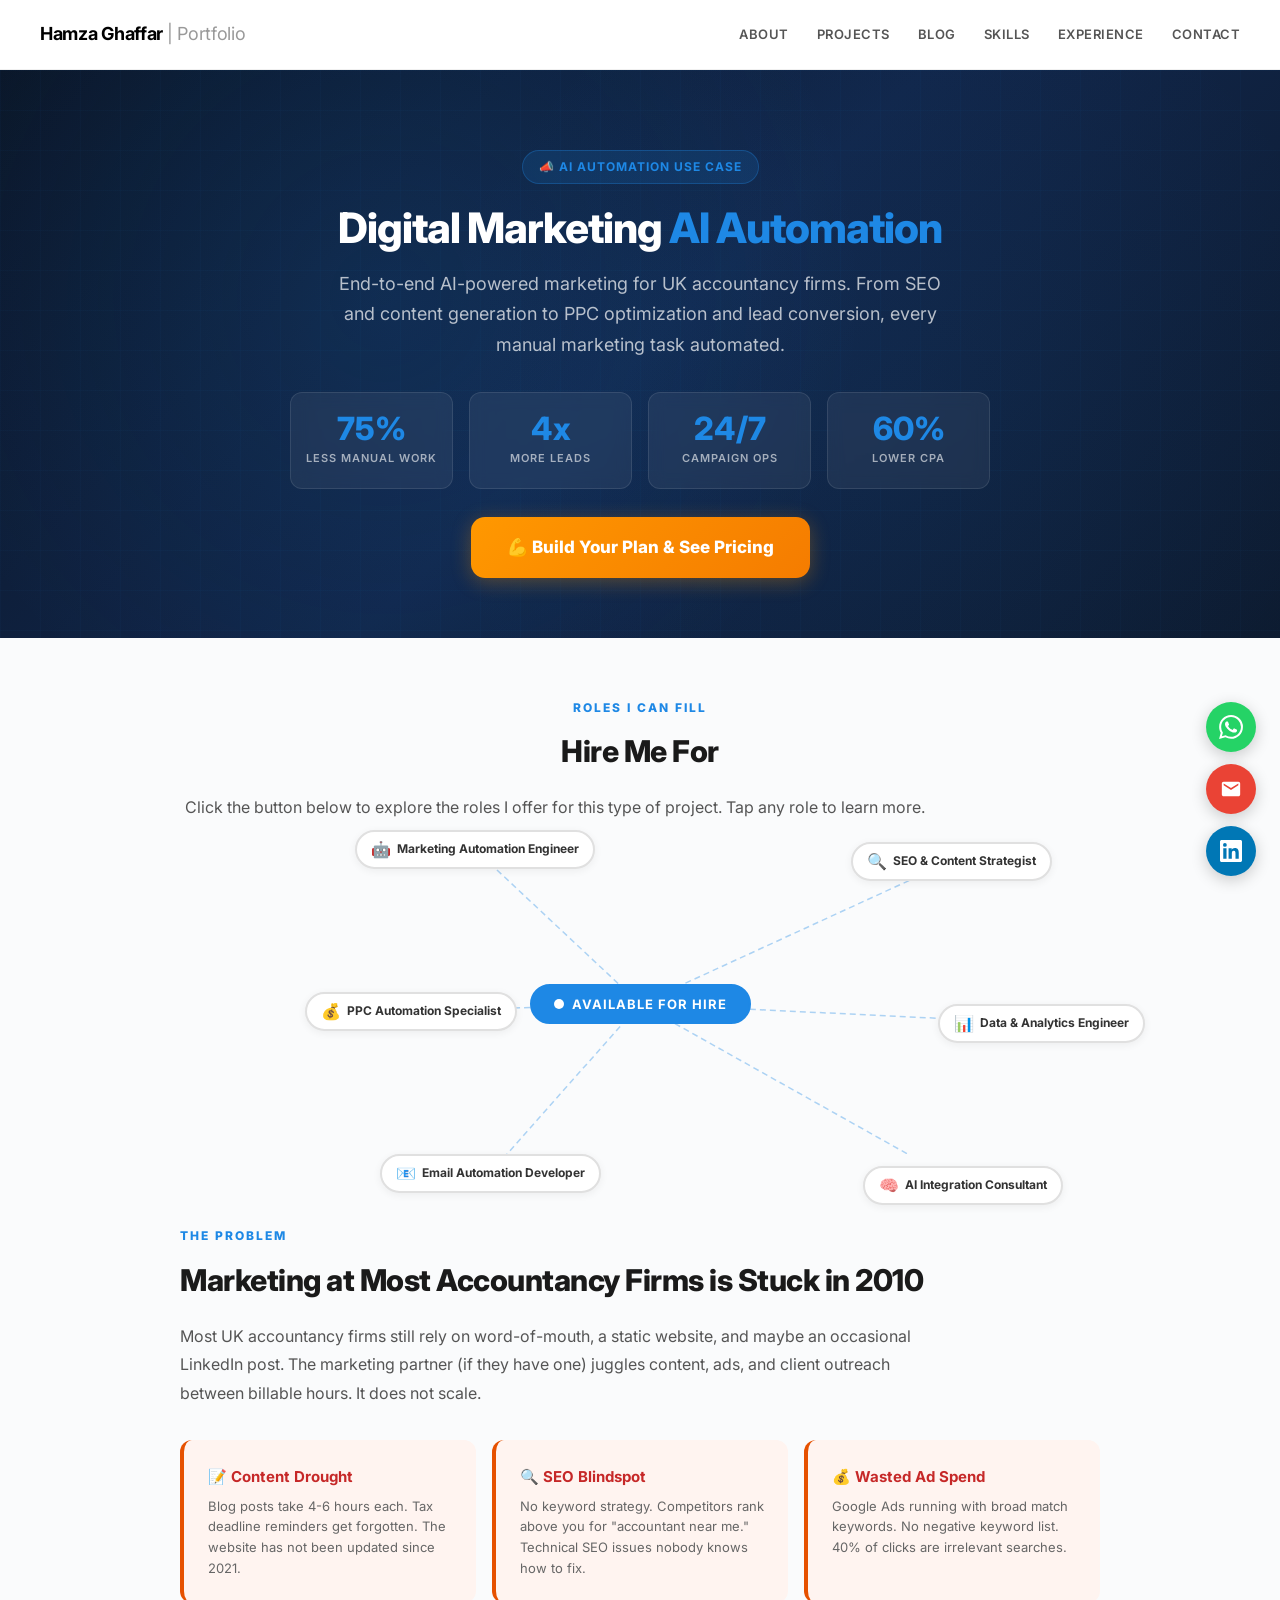
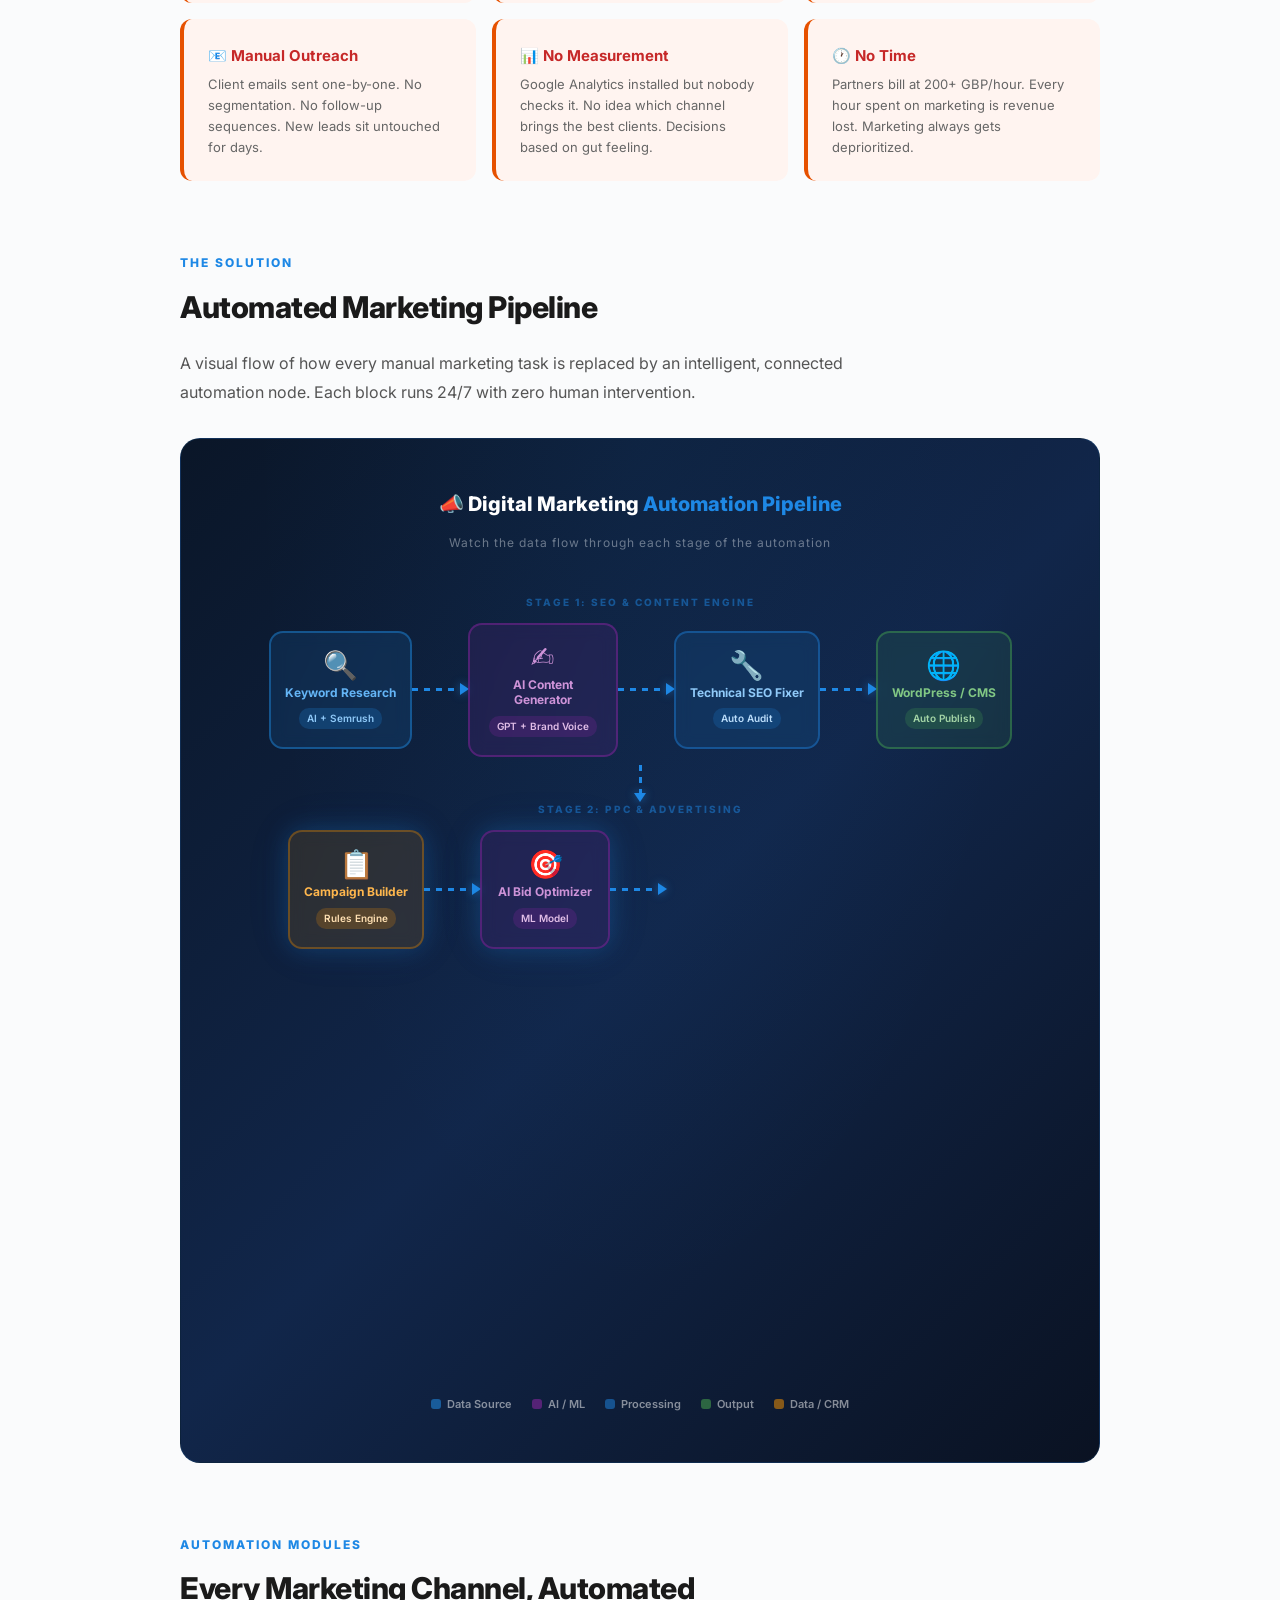
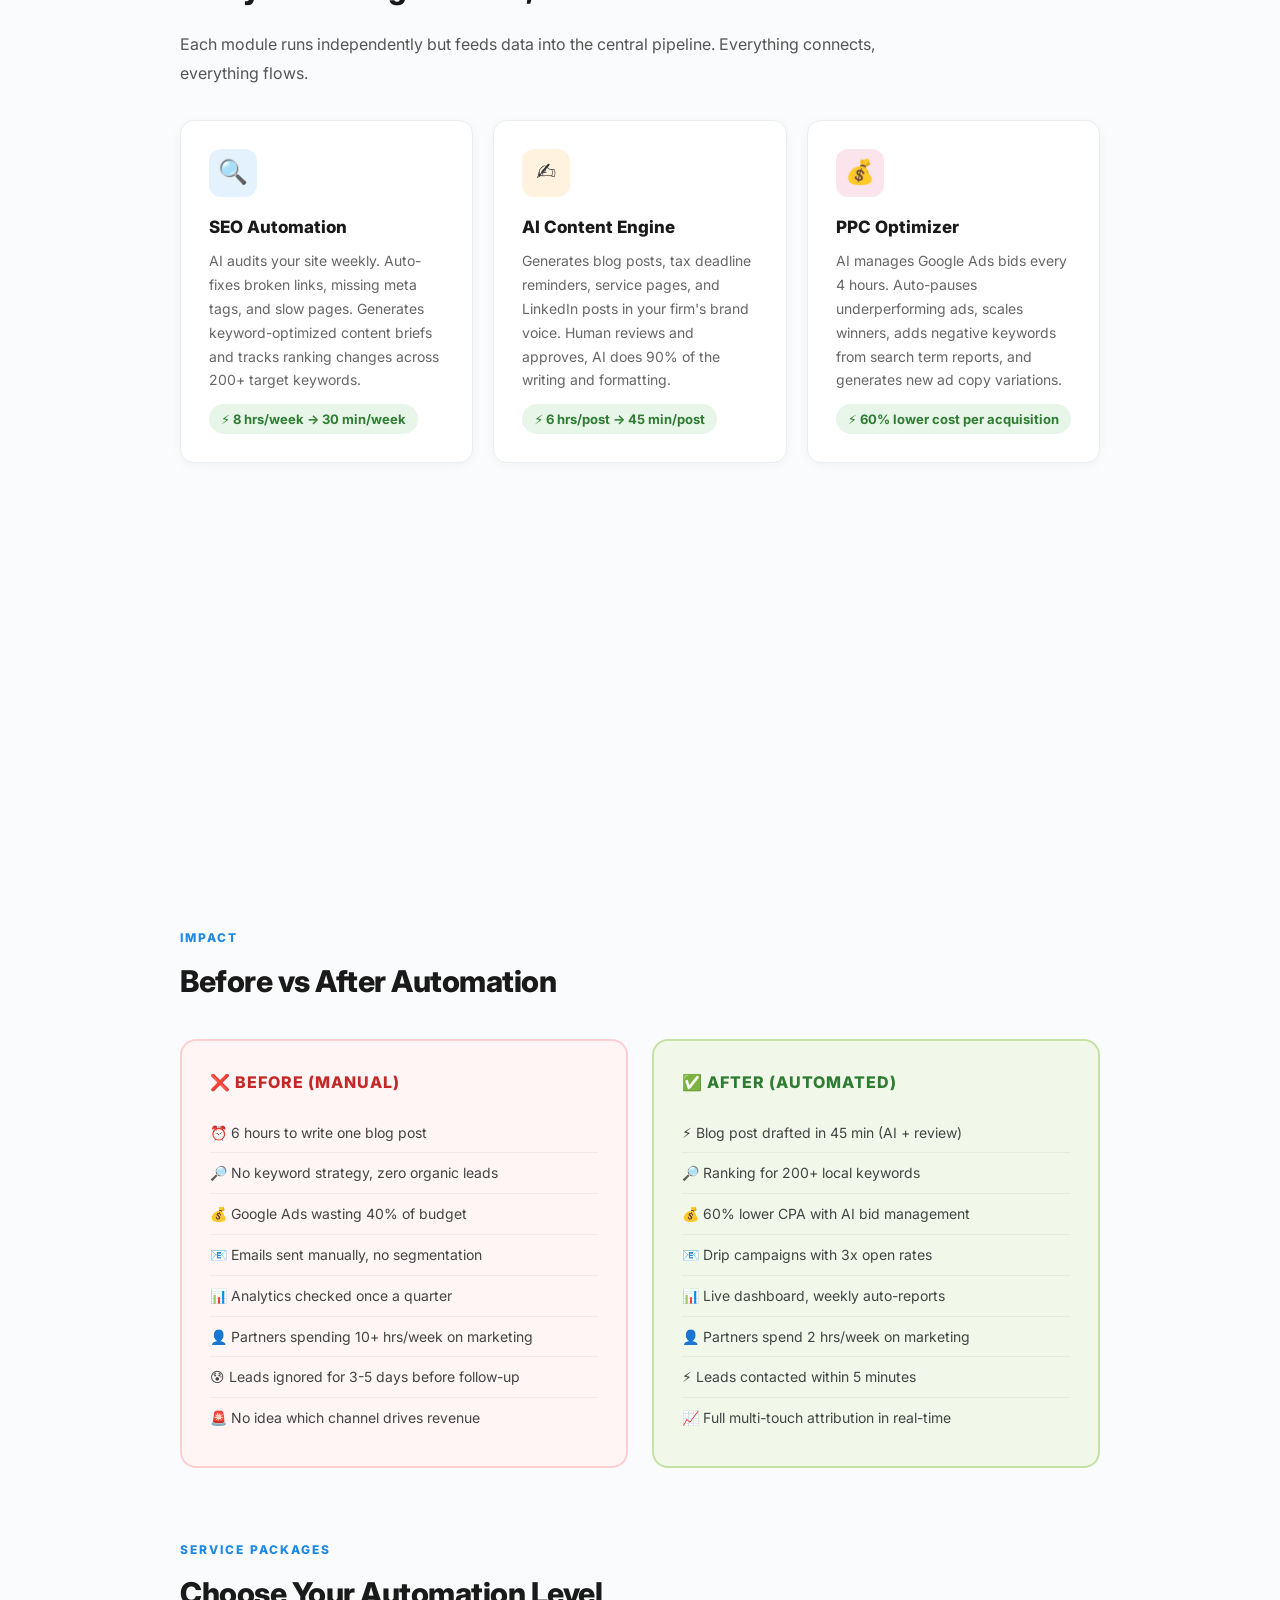
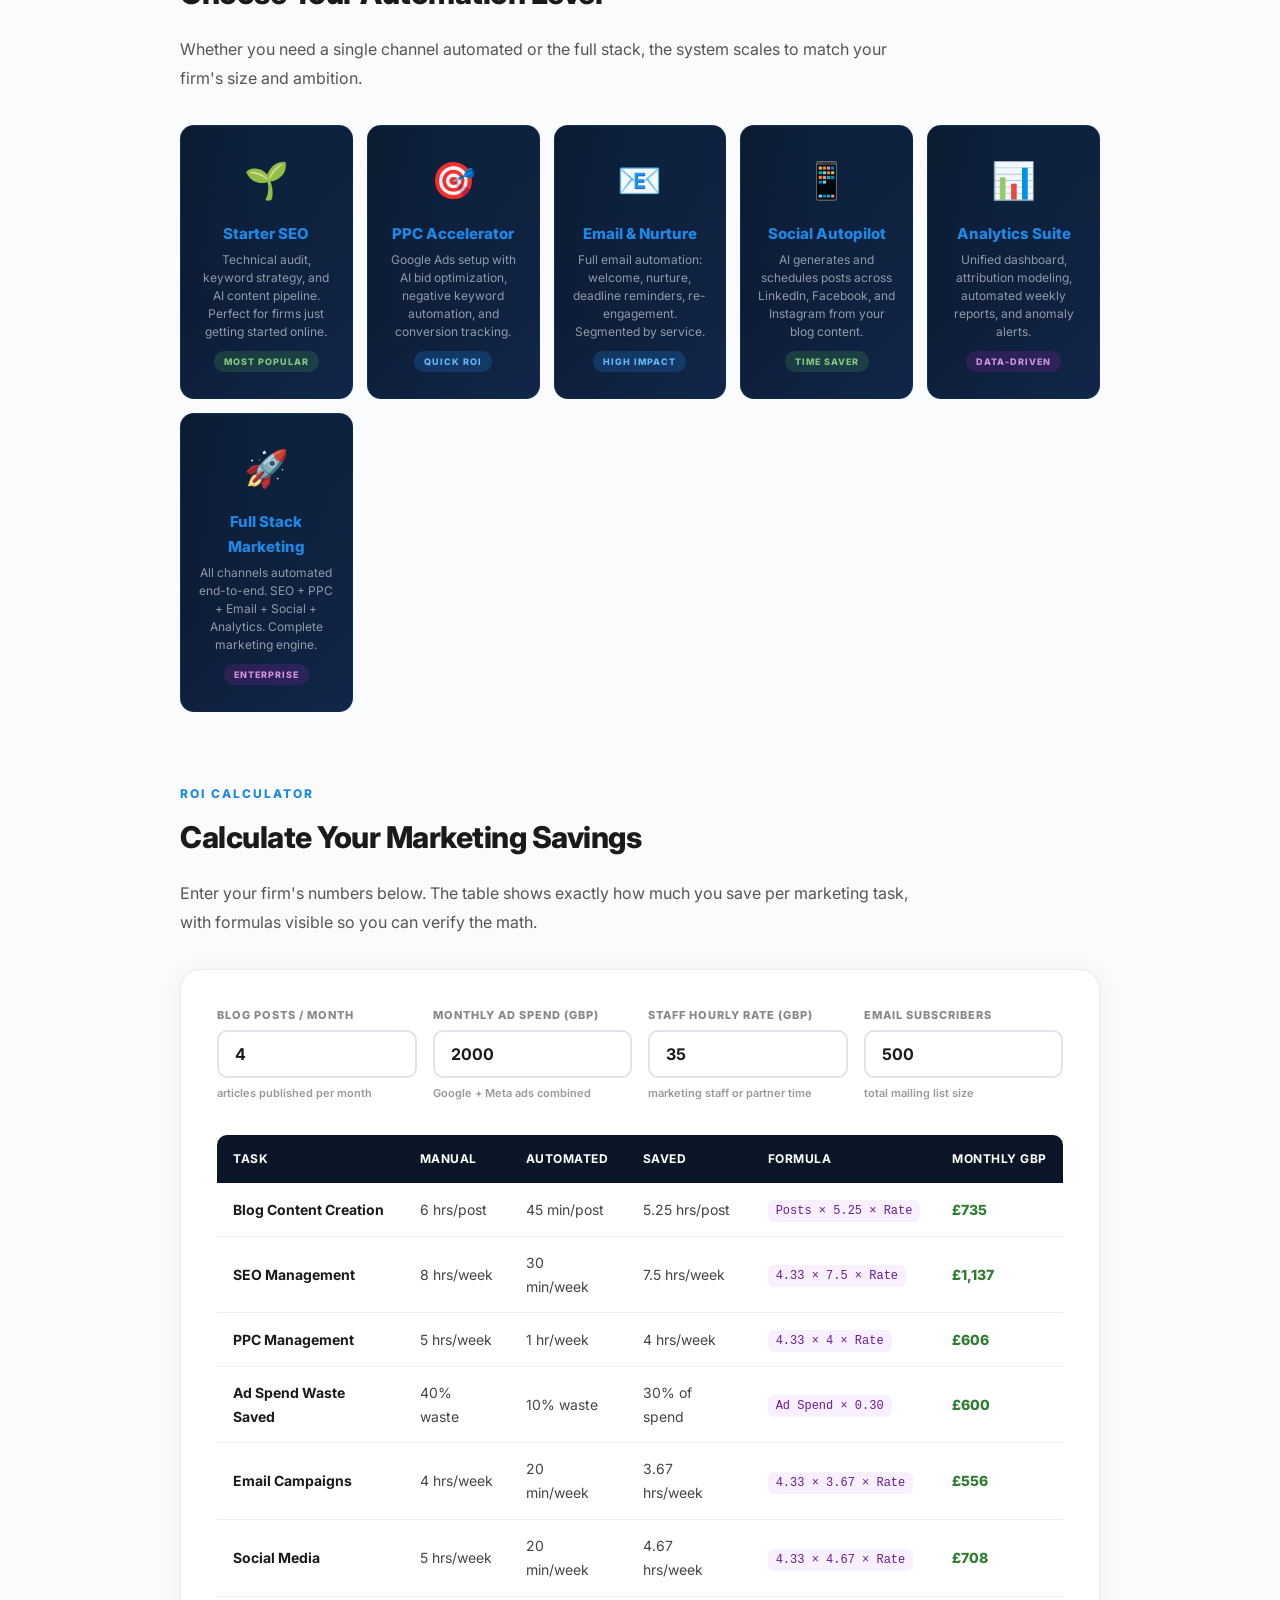
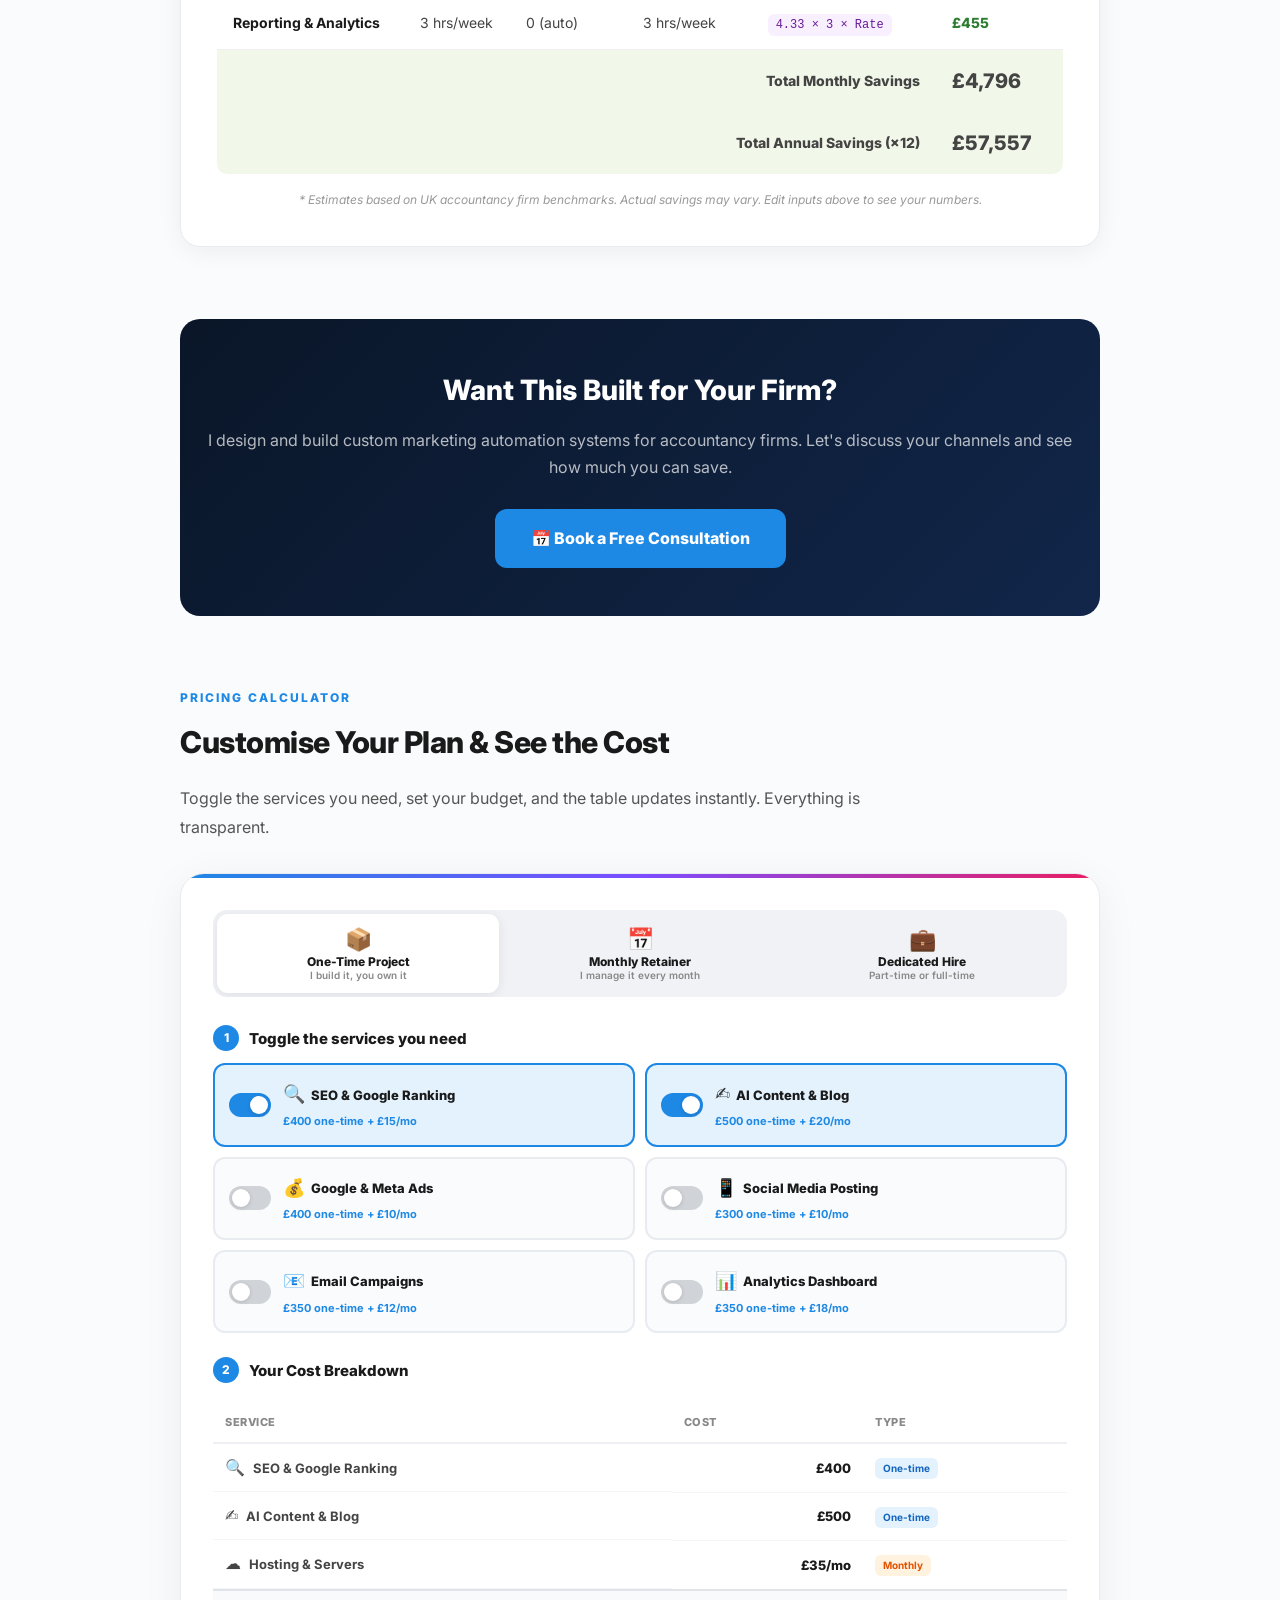
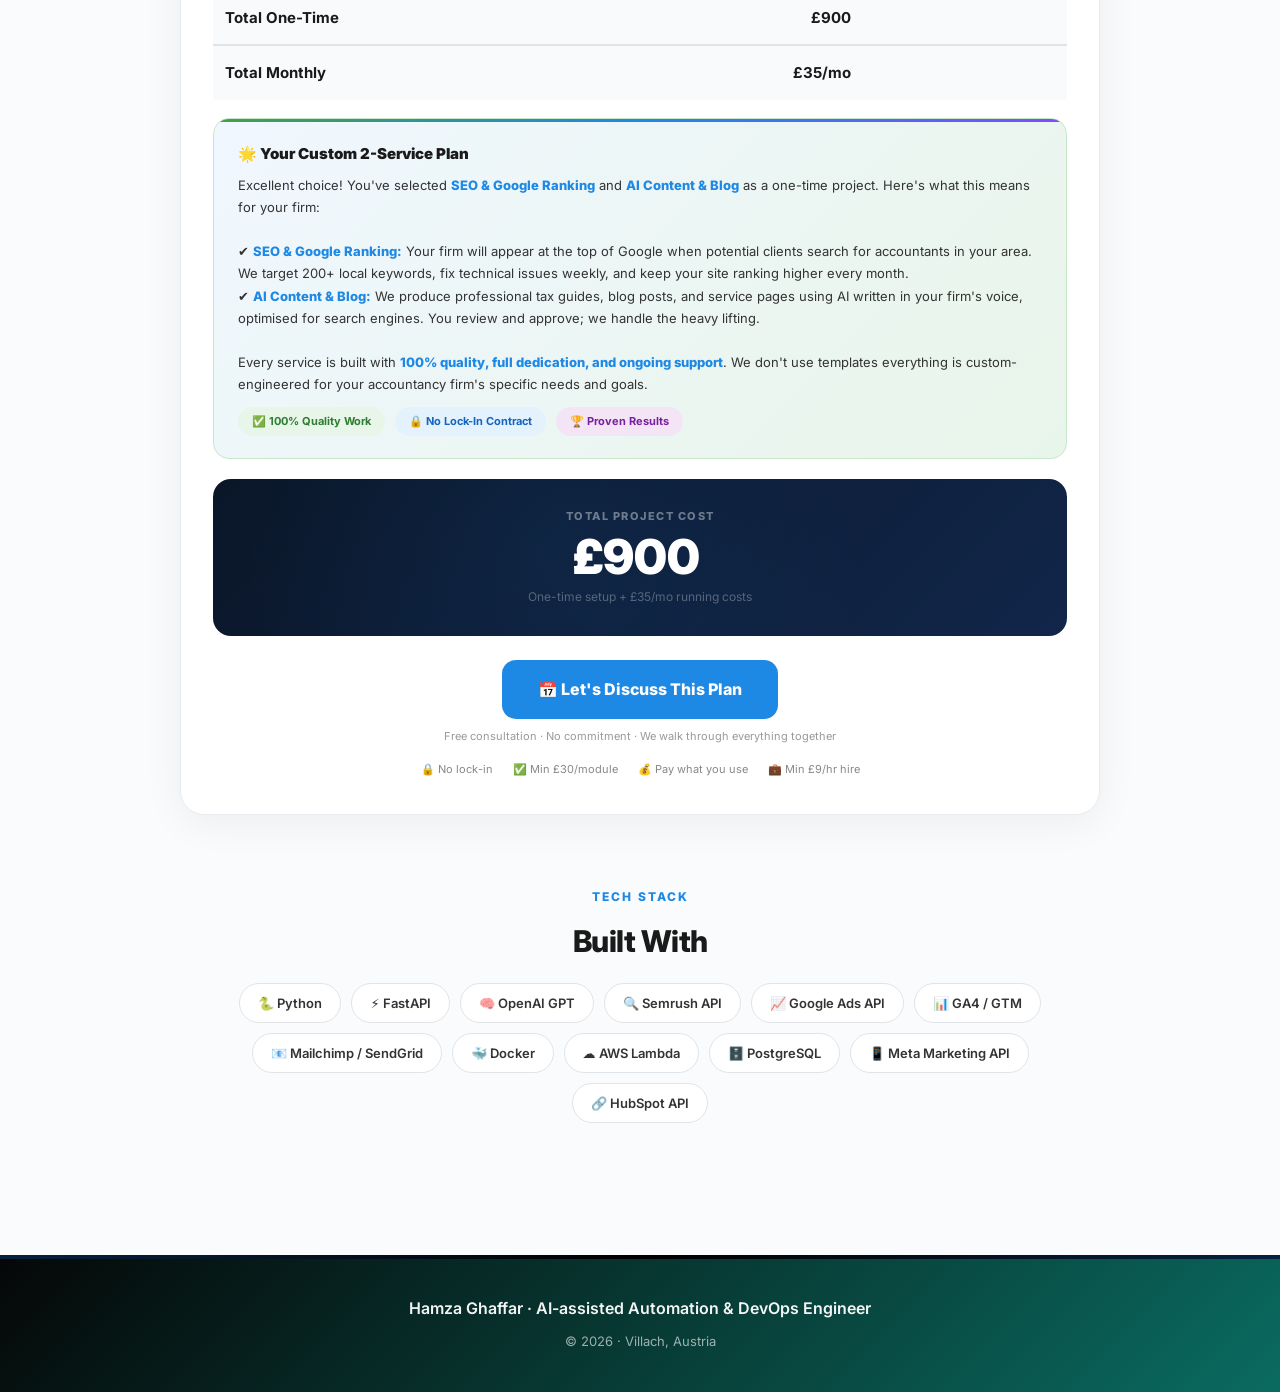
<file: usecases/digital-marketing-automation.html>
<!DOCTYPE html>
<html lang="en">
<head>
    <meta charset="UTF-8">
    <meta name="viewport" content="width=device-width, initial-scale=1.0">
    <title>Digital Marketing AI Automation for Accountancy Firms | Hamza Ghaffar</title>
    <meta name="description" content="AI-powered digital marketing automation for UK accountancy firms. Automate SEO, content, PPC, lead generation, email campaigns, and analytics. 75% less manual marketing effort.">
    <meta name="keywords" content="digital marketing automation, accountancy firm marketing, AI marketing, SEO automation, PPC automation, lead generation, UK accountancy, email automation">
    <meta name="author" content="Hamza Ghaffar">
    <meta name="robots" content="index, follow">
    <link rel="canonical" href="https://hamza-ghaffar.github.io/usecases/digital-marketing-automation.html">

    <!-- Open Graph -->
    <meta property="og:title" content="Digital Marketing AI Automation for Accountancy Firms">
    <meta property="og:description" content="End-to-end AI marketing automation for UK accountancy firms. From content generation to lead conversion, every manual task replaced.">
    <meta property="og:type" content="website">
    <meta property="og:url" content="https://hamza-ghaffar.github.io/usecases/digital-marketing-automation.html">
    <meta property="og:site_name" content="Hamza Ghaffar Portfolio">

    <!-- Twitter Card -->
    <meta name="twitter:card" content="summary_large_image">
    <meta name="twitter:title" content="Digital Marketing AI Automation for Accountancy Firms">
    <meta name="twitter:description" content="AI marketing automation for UK accountancy firms. 75% less manual work.">

    <link href="https://fonts.googleapis.com/css2?family=Inter:wght@300;400;600;700;800&display=swap" rel="stylesheet">
    <link rel="stylesheet" href="../assets/css/style.css">

    <!-- Structured Data -->
    <script type="application/ld+json">
    {
        "@context": "https://schema.org",
        "@type": "WebPage",
        "name": "Digital Marketing AI Automation for Accountancy Firms",
        "description": "AI-powered digital marketing automation for UK accountancy firms.",
        "author": { "@type": "Person", "name": "Hamza Ghaffar", "url": "https://hamza-ghaffar.github.io" },
        "mainEntityOfPage": "https://hamza-ghaffar.github.io/usecases/digital-marketing-automation.html"
    }
    </script>

    <style>
        :root { --accent: #1e88e5; --accent-dark: #0d47a1; --accent-glow: rgba(30,136,229,0.15); }

        .uc-hero {
            background: linear-gradient(135deg, #0a1628 0%, #11264a 50%, #0d1b30 100%);
            color: #fff; padding: 80px 40px 60px; text-align: center;
            position: relative; overflow: hidden;
        }
        .uc-hero::before {
            content: ''; position: absolute; inset: 0;
            background: radial-gradient(circle at 30% 40%, rgba(30,136,229,0.12) 0%, transparent 50%),
                        radial-gradient(circle at 70% 60%, rgba(30,136,229,0.06) 0%, transparent 50%);
            pointer-events: none;
        }
        .uc-hero::after {
            content: ''; position: absolute; inset: 0;
            background-image:
                linear-gradient(rgba(30,136,229,0.03) 1px, transparent 1px),
                linear-gradient(90deg, rgba(30,136,229,0.03) 1px, transparent 1px);
            background-size: 40px 40px; pointer-events: none;
            animation: gridDrift 20s linear infinite;
        }
        @keyframes gridDrift { 0% { background-position: 0 0; } 100% { background-position: 40px 40px; } }

        .uc-hero-content { max-width: 800px; margin: 0 auto; position: relative; z-index: 1; }
        .uc-badge {
            display: inline-flex; align-items: center; gap: 8px;
            background: var(--accent-glow); border: 1px solid rgba(30,136,229,0.3);
            color: var(--accent); font-size: 12px; font-weight: 700;
            padding: 6px 16px; border-radius: 20px; margin-bottom: 20px;
            text-transform: uppercase; letter-spacing: 1px;
        }
        .uc-hero h1 {
            font-size: 42px; font-weight: 800; margin-bottom: 16px;
            letter-spacing: -1px; line-height: 1.15;
        }
        .uc-hero h1 span { color: var(--accent); }
        .uc-hero-sub {
            font-size: 18px; color: rgba(255,255,255,0.7); max-width: 620px;
            margin: 0 auto 32px; line-height: 1.7;
        }

        /* KPI Strip */
        .kpi-strip {
            display: grid; grid-template-columns: repeat(4, 1fr); gap: 16px;
            max-width: 700px; margin: 0 auto;
        }
        .kpi-card {
            background: rgba(255,255,255,0.06); border: 1px solid rgba(255,255,255,0.1);
            border-radius: 12px; padding: 20px 12px; text-align: center;
            backdrop-filter: blur(8px);
            transition: border-color 0.3s ease, transform 0.3s ease;
        }
        .kpi-card:hover { border-color: rgba(30,136,229,0.4); transform: translateY(-2px); }
        .kpi-value {
            font-size: 32px; font-weight: 800; color: var(--accent);
            line-height: 1; margin-bottom: 4px;
        }
        .kpi-label {
            font-size: 11px; font-weight: 600; text-transform: uppercase;
            letter-spacing: 1px; color: rgba(255,255,255,0.6);
        }

        /* Content */
        .uc-container { max-width: 1000px; margin: 0 auto; padding: 60px 40px; }
        .uc-section { margin-bottom: 72px; }
        .uc-section-label {
            font-size: 12px; font-weight: 800; text-transform: uppercase;
            letter-spacing: 2px; color: var(--accent); margin-bottom: 8px;
        }
        .uc-section h2 {
            font-size: 30px; font-weight: 800; color: #1a1a1a;
            margin-bottom: 16px; letter-spacing: -0.5px;
        }
        .uc-section > p {
            font-size: 16px; color: #555; line-height: 1.8; max-width: 750px;
            margin-bottom: 32px;
        }

        /* ═══ Role Network ═══ */
        .role-network {
            position: relative; width: 100%; max-width: 620px;
            margin: 0 auto 36px; min-height: 300px;
            display: flex; align-items: center; justify-content: center;
        }
        .rn-lines {
            position: absolute; inset: 0; width: 100%; height: 100%;
            pointer-events: none; z-index: 0;
        }
        .rn-line { stroke: var(--accent); stroke-width: 1.5; stroke-dasharray: 6 4; opacity: 0; transition: opacity 0.5s ease; }
        .rn-line.visible { opacity: 0.35; animation: rnDash 1.2s linear infinite; }
        @keyframes rnDash { to { stroke-dashoffset: -10; } }

        .rn-hub {
            position: relative; z-index: 2;
            display: inline-flex; align-items: center; gap: 8px;
            background: #e3f2fd; color: var(--accent-dark);
            font-size: 13px; font-weight: 700;
            padding: 10px 22px; border-radius: 24px;
            border: 2px solid #90caf9; cursor: pointer;
            text-transform: uppercase; letter-spacing: 1px;
            transition: transform 0.3s ease, box-shadow 0.3s ease, background 0.3s ease;
            font-family: inherit; white-space: nowrap;
        }
        .rn-hub:hover { transform: scale(1.05); box-shadow: 0 4px 20px rgba(30,136,229,0.25); }
        .rn-hub.active { background: var(--accent); color: #fff; border-color: var(--accent); }
        .rn-hub.active .rn-hub-dot { background: #fff; }
        .rn-hub-dot {
            width: 10px; height: 10px; border-radius: 50%;
            background: var(--accent); animation: pulse 2s infinite;
        }
        @keyframes pulse {
            0%,100% { box-shadow: 0 0 0 0 rgba(30,136,229,0.4); }
            50% { box-shadow: 0 0 0 8px rgba(30,136,229,0); }
        }

        .rn-node {
            position: absolute; z-index: 2;
            display: flex; align-items: center; gap: 6px;
            background: #fff; border: 2px solid #e0e0e0;
            padding: 7px 14px; border-radius: 20px;
            font-size: 12px; font-weight: 700; color: #333;
            cursor: pointer; user-select: none;
            opacity: 0; transform: scale(0.3);
            transition: opacity 0.45s cubic-bezier(0.16,1,0.3,1),
                        transform 0.45s cubic-bezier(0.16,1,0.3,1),
                        box-shadow 0.3s ease, border-color 0.3s ease;
            box-shadow: 0 2px 8px rgba(0,0,0,0.06); white-space: nowrap;
        }
        .rn-node.visible { opacity: 1; transform: scale(1); }
        .rn-node:hover { border-color: var(--accent); box-shadow: 0 4px 18px rgba(30,136,229,0.18); transform: scale(1.08) !important; }
        .rn-node-icon { font-size: 16px; line-height: 1; flex-shrink: 0; }

        .rn-popup {
            position: absolute; z-index: 10;
            background: #fff; border-radius: 16px;
            padding: 22px 24px 20px; width: 260px;
            box-shadow: 0 12px 40px rgba(0,0,0,0.15);
            border: 2px solid rgba(30,136,229,0.2);
            opacity: 0; transform: scale(0.6) translateY(10px);
            pointer-events: none;
            transition: opacity 0.35s cubic-bezier(0.16,1,0.3,1),
                        transform 0.35s cubic-bezier(0.16,1,0.3,1);
            text-align: center;
        }
        .rn-popup.show { opacity: 1; transform: scale(1) translateY(0); pointer-events: auto; }
        .rn-popup-close {
            position: absolute; top: 8px; right: 12px;
            background: none; border: none; font-size: 20px;
            color: #999; cursor: pointer; line-height: 1; font-family: inherit;
        }
        .rn-popup-close:hover { color: #333; }
        .rn-popup-icon { font-size: 32px; margin-bottom: 6px; }
        .rn-popup-role { font-size: 15px; font-weight: 800; color: #1a1a1a; margin-bottom: 4px; }
        .rn-popup-desc { font-size: 12px; color: #666; line-height: 1.5; margin-bottom: 10px; }
        .rn-popup-msg {
            font-size: 13px; font-weight: 600; color: var(--accent-dark);
            background: #e3f2fd; padding: 8px 12px; border-radius: 10px;
            margin-bottom: 12px; line-height: 1.4;
        }
        .rn-popup-cta {
            display: inline-block; background: var(--accent); color: #fff;
            padding: 8px 20px; border-radius: 10px; font-size: 13px;
            font-weight: 700; text-decoration: none;
            transition: transform 0.2s ease, box-shadow 0.2s ease;
        }
        .rn-popup-cta:hover { transform: translateY(-2px); box-shadow: 0 4px 14px rgba(30,136,229,0.35); }

        @keyframes rnFloat0 { 0%,100%{transform:translate(0,0) scale(1);} 50%{transform:translate(2px,-4px) scale(1);} }
        @keyframes rnFloat1 { 0%,100%{transform:translate(0,0) scale(1);} 50%{transform:translate(-3px,3px) scale(1);} }
        @keyframes rnFloat2 { 0%,100%{transform:translate(0,0) scale(1);} 50%{transform:translate(3px,4px) scale(1);} }
        @keyframes rnFloat3 { 0%,100%{transform:translate(0,0) scale(1);} 50%{transform:translate(-2px,-3px) scale(1);} }
        @keyframes rnFloat4 { 0%,100%{transform:translate(0,0) scale(1);} 50%{transform:translate(4px,2px) scale(1);} }
        @keyframes rnFloat5 { 0%,100%{transform:translate(0,0) scale(1);} 50%{transform:translate(-3px,-4px) scale(1);} }
        .rn-node.visible.float0{animation:rnFloat0 4s ease-in-out infinite}
        .rn-node.visible.float1{animation:rnFloat1 4.5s ease-in-out infinite}
        .rn-node.visible.float2{animation:rnFloat2 3.8s ease-in-out infinite}
        .rn-node.visible.float3{animation:rnFloat3 5s ease-in-out infinite}
        .rn-node.visible.float4{animation:rnFloat4 4.2s ease-in-out infinite}
        .rn-node.visible.float5{animation:rnFloat5 3.6s ease-in-out infinite}

        /* Pain cards */
        .pain-grid {
            display: grid; grid-template-columns: repeat(auto-fit, minmax(220px, 1fr)); gap: 16px;
        }
        .pain-card {
            background: #fff4f0; border-radius: 12px; padding: 24px;
            border-left: 4px solid #e65100;
        }
        .pain-card h4 { font-size: 15px; font-weight: 700; color: #c62828; margin-bottom: 6px; }
        .pain-card p { font-size: 13px; color: #666; line-height: 1.6; margin: 0; }

        /* Flow pipeline */
        .flow-wrapper {
            background: linear-gradient(135deg, #0a1628 0%, #11264a 50%, #0a1222 100%);
            border-radius: 20px; padding: 48px 32px;
            border: 1px solid rgba(30,136,229,0.12);
            overflow-x: auto; position: relative;
        }
        .flow-wrapper::before {
            content: ''; position: absolute; inset: 0;
            background: radial-gradient(ellipse at 50% 0%, rgba(30,136,229,0.06) 0%, transparent 60%);
            pointer-events: none; border-radius: 20px;
        }
        .flow-title { text-align: center; font-size: 20px; font-weight: 800; color: #fff; margin-bottom: 12px; position: relative; }
        .flow-title span { color: var(--accent); }
        .flow-subtitle { text-align: center; font-size: 12px; color: rgba(255,255,255,0.4); margin-bottom: 40px; letter-spacing: 1px; }
        .flow-stage-label { text-align: center; font-size: 10px; font-weight: 800; text-transform: uppercase; letter-spacing: 2px; color: rgba(30,136,229,0.5); margin-bottom: 12px; }

        .flow-row { display: flex; align-items: center; justify-content: center; gap: 0; margin-bottom: 8px; flex-wrap: nowrap; min-width: fit-content; }
        .flow-node {
            display: flex; flex-direction: column; align-items: center; justify-content: center; gap: 6px;
            min-width: 130px; max-width: 150px; padding: 18px 14px; border-radius: 14px;
            text-align: center; border: 2px solid transparent;
            opacity: 0; transform: translateX(-30px) scale(0.9);
            transition: opacity 0.7s cubic-bezier(0.16,1,0.3,1), transform 0.7s cubic-bezier(0.16,1,0.3,1), box-shadow 0.3s ease;
            cursor: default; backdrop-filter: blur(8px);
        }
        .flow-node.visible { opacity: 1; transform: translateX(0) scale(1); }
        .flow-node.glow { box-shadow: 0 0 24px rgba(30,136,229,0.25), 0 0 48px rgba(30,136,229,0.08); }
        .flow-node:hover { transform: scale(1.08) !important; box-shadow: 0 8px 32px rgba(0,0,0,0.3), 0 0 20px rgba(30,136,229,0.15); z-index: 2; }
        .flow-node-icon { font-size: 28px; line-height: 1; }
        .flow-node-label { font-size: 12px; font-weight: 700; line-height: 1.3; }
        .flow-node-time { font-size: 10px; font-weight: 600; padding: 2px 8px; border-radius: 10px; margin-top: 2px; }

        .fn-input { background: rgba(33,150,243,0.12); border-color: rgba(33,150,243,0.4); color: #64b5f6; }
        .fn-input .flow-node-time { background: rgba(33,150,243,0.2); color: #90caf9; }
        .fn-process { background: rgba(30,136,229,0.12); border-color: rgba(30,136,229,0.4); color: #90caf9; }
        .fn-process .flow-node-time { background: rgba(30,136,229,0.2); color: #bbdefb; }
        .fn-ai { background: rgba(156,39,176,0.12); border-color: rgba(156,39,176,0.4); color: #ce93d8; }
        .fn-ai .flow-node-time { background: rgba(156,39,176,0.2); color: #e1bee7; }
        .fn-output { background: rgba(76,175,80,0.12); border-color: rgba(76,175,80,0.4); color: #81c784; }
        .fn-output .flow-node-time { background: rgba(76,175,80,0.2); color: #a5d6a7; }
        .fn-data { background: rgba(255,152,0,0.12); border-color: rgba(255,152,0,0.3); color: #ffb74d; }
        .fn-data .flow-node-time { background: rgba(255,152,0,0.2); color: #ffe0b2; }

        .flow-connector {
            width: 56px; height: 3px;
            background: repeating-linear-gradient(90deg, var(--accent) 0, var(--accent) 6px, transparent 6px, transparent 12px);
            background-size: 12px 3px; position: relative; flex-shrink: 0;
            opacity: 0; transition: opacity 0.4s ease;
        }
        .flow-connector.visible { opacity: 1; animation: dashFlow 0.6s linear infinite; }
        .flow-connector::after {
            content: ''; position: absolute; right: -7px; top: -5px;
            border: 6px solid transparent; border-left: 9px solid var(--accent);
            filter: drop-shadow(0 0 4px rgba(30,136,229,0.6));
        }
        @keyframes dashFlow { 0%{background-position:0 0;} 100%{background-position:12px 0;} }

        .flow-connector-down {
            width: 3px; height: 36px; margin: 0 auto;
            background: repeating-linear-gradient(180deg, var(--accent) 0, var(--accent) 6px, transparent 6px, transparent 12px);
            background-size: 3px 12px; position: relative;
            opacity: 0; transition: opacity 0.4s ease;
        }
        .flow-connector-down.visible { opacity: 1; animation: dashFlowDown 0.6s linear infinite; }
        .flow-connector-down::after {
            content: ''; position: absolute; bottom: -7px; left: -5px;
            border: 6px solid transparent; border-top: 9px solid var(--accent);
            filter: drop-shadow(0 0 4px rgba(30,136,229,0.6));
        }
        @keyframes dashFlowDown { 0%{background-position:0 0;} 100%{background-position:0 12px;} }

        .flow-legend { display: flex; justify-content: center; gap: 20px; margin-top: 32px; flex-wrap: wrap; }
        .flow-legend-item { display: flex; align-items: center; gap: 6px; font-size: 11px; font-weight: 600; color: rgba(255,255,255,0.5); }
        .flow-legend-dot { width: 10px; height: 10px; border-radius: 3px; }

        /* Module cards */
        .module-grid { display: grid; grid-template-columns: repeat(auto-fit, minmax(280px, 1fr)); gap: 20px; }
        .module-card {
            background: #fff; border-radius: 14px; padding: 28px;
            border: 1px solid #eaedf0; box-shadow: 0 2px 12px rgba(0,0,0,0.04);
            transition: transform 0.3s ease, box-shadow 0.3s ease;
        }
        .module-card:hover { transform: translateY(-4px); box-shadow: 0 8px 28px rgba(0,0,0,0.1); }
        .module-icon {
            width: 48px; height: 48px; border-radius: 12px;
            display: flex; align-items: center; justify-content: center;
            font-size: 24px; margin-bottom: 16px;
        }
        .mi-seo { background: #e3f2fd; }
        .mi-content { background: #fff3e0; }
        .mi-ppc { background: #fce4ec; }
        .mi-social { background: #e8f5e9; }
        .mi-email { background: #f3e5f5; }
        .mi-analytics { background: #eceff1; }
        .module-card h3 { font-size: 17px; font-weight: 800; color: #1a1a1a; margin-bottom: 8px; }
        .module-card p { font-size: 14px; color: #666; line-height: 1.7; margin-bottom: 12px; }
        .module-saves {
            display: inline-flex; align-items: center; gap: 6px;
            font-size: 13px; font-weight: 700; color: #2e7d32;
            background: #e8f5e9; padding: 4px 12px; border-radius: 16px;
        }

        /* Compare */
        .compare-grid { display: grid; grid-template-columns: 1fr 1fr; gap: 24px; margin-top: 32px; }
        .compare-card { border-radius: 16px; padding: 28px; position: relative; }
        .compare-card h3 { font-size: 16px; font-weight: 800; margin-bottom: 16px; text-transform: uppercase; letter-spacing: 1px; }
        .compare-before { background: #fff5f5; border: 2px solid #ffcdd2; }
        .compare-before h3 { color: #c62828; }
        .compare-after { background: #f1f8e9; border: 2px solid #c5e1a5; }
        .compare-after h3 { color: #2e7d32; }
        .compare-list { list-style: none; padding: 0; }
        .compare-list li { font-size: 14px; padding: 8px 0; color: #444; border-bottom: 1px solid rgba(0,0,0,0.05); display: flex; align-items: center; gap: 8px; }
        .compare-list li:last-child { border-bottom: none; }

        /* Service models */
        .models-grid { display: grid; grid-template-columns: repeat(auto-fit, minmax(170px, 1fr)); gap: 14px; }
        .model-card {
            background: linear-gradient(135deg, #0a1628, #11264a);
            border: 1px solid rgba(30,136,229,0.15); border-radius: 14px;
            padding: 24px 16px; text-align: center; color: #fff;
            transition: transform 0.3s ease, box-shadow 0.3s ease, border-color 0.3s ease;
            cursor: default; position: relative; overflow: hidden;
        }
        .model-card::before { content: ''; position: absolute; inset: 0; background: radial-gradient(circle at 50% 0%, rgba(30,136,229,0.08) 0%, transparent 70%); pointer-events: none; }
        .model-card:hover { transform: translateY(-6px); box-shadow: 0 12px 32px rgba(30,136,229,0.15); border-color: rgba(30,136,229,0.4); }
        .model-card-icon { font-size: 36px; margin-bottom: 10px; display: block; }
        .model-card h4 { font-size: 15px; font-weight: 800; margin-bottom: 4px; color: var(--accent); }
        .model-card p { font-size: 12px; color: rgba(255,255,255,0.55); line-height: 1.5; margin: 0; }
        .model-tag { display: inline-block; font-size: 9px; font-weight: 800; text-transform: uppercase; letter-spacing: 1px; padding: 3px 10px; border-radius: 10px; margin-top: 10px; }
        .mt-popular { background: rgba(76,175,80,0.2); color: #81c784; }
        .mt-growing { background: rgba(33,150,243,0.2); color: #64b5f6; }
        .mt-advanced { background: rgba(156,39,176,0.2); color: #ce93d8; }

        /* ROI Calculator */
        .calc-wrapper { background: #fff; border-radius: 20px; padding: 36px; border: 1px solid #e8ecf0; box-shadow: 0 4px 24px rgba(0,0,0,0.06); }
        .calc-inputs { display: grid; grid-template-columns: repeat(auto-fit, minmax(180px, 1fr)); gap: 16px; margin-bottom: 32px; }
        .calc-input-group { display: flex; flex-direction: column; gap: 6px; }
        .calc-input-group label { font-size: 11px; font-weight: 800; text-transform: uppercase; letter-spacing: 1px; color: #888; }
        .calc-input-group input { padding: 12px 16px; border: 2px solid #e0e4e8; border-radius: 10px; font-size: 16px; font-weight: 700; color: #1a1a1a; font-family: 'Inter', sans-serif; transition: border-color 0.2s ease; width: 100%; box-sizing: border-box; }
        .calc-input-group input:focus { outline: none; border-color: var(--accent); }
        .calc-input-group .calc-unit { font-size: 11px; color: #999; font-weight: 600; }
        .calc-table-wrap { overflow-x: auto; }
        .calc-table { width: 100%; border-collapse: separate; border-spacing: 0; font-size: 14px; }
        .calc-table thead th { background: #0a1628; color: #fff; font-weight: 700; padding: 14px 16px; text-align: left; font-size: 12px; text-transform: uppercase; letter-spacing: 0.5px; white-space: nowrap; }
        .calc-table thead th:first-child { border-radius: 10px 0 0 0; }
        .calc-table thead th:last-child { border-radius: 0 10px 0 0; }
        .calc-table tbody td { padding: 14px 16px; border-bottom: 1px solid #f0f0f0; color: #444; }
        .calc-table tbody tr:hover td { background: #f0f7ff; }
        .calc-table .ct-task { font-weight: 700; color: #1a1a1a; }
        .calc-table .ct-formula { font-family: 'Courier New', monospace; font-size: 12px; color: #6a1b9a; background: #f8f0ff; padding: 4px 8px; border-radius: 6px; white-space: nowrap; }
        .calc-table .ct-saved { font-weight: 800; color: #2e7d32; }
        .calc-total-row td { background: #f1f8e9 !important; font-weight: 800; border-bottom: none !important; }
        .calc-total-row:last-child td:first-child { border-radius: 0 0 0 10px; }
        .calc-total-row:last-child td:last-child { border-radius: 0 0 10px 0; }
        .calc-highlight { font-size: 20px; color: #2e7d32; }
        .calc-note { margin-top: 16px; font-size: 12px; color: #999; text-align: center; font-style: italic; }

        /* Tech */
        .tech-pills { display: flex; flex-wrap: wrap; gap: 10px; justify-content: center; margin-top: 16px; }
        .tech-pill { font-size: 13px; font-weight: 600; padding: 8px 18px; border-radius: 24px; background: #fff; border: 1px solid #e0e4e8; color: #333; transition: transform 0.2s ease; }
        .tech-pill:hover { transform: translateY(-2px); }

        /* CTA */
        .uc-cta {
            text-align: center; padding: 48px 24px;
            background: linear-gradient(135deg, #0a1628, #11264a);
            border-radius: 20px; color: #fff;
        }
        .uc-cta h2 { font-size: 28px; font-weight: 800; margin-bottom: 12px; }
        .uc-cta p { font-size: 16px; color: rgba(255,255,255,0.7); margin-bottom: 28px; }
        .uc-cta-btn {
            display: inline-flex; align-items: center; gap: 8px;
            padding: 16px 36px; border-radius: 12px; font-size: 16px;
            font-weight: 800; text-decoration: none;
            background: var(--accent); color: #fff;
            transition: transform 0.3s ease, box-shadow 0.3s ease;
        }
        .uc-cta-btn:hover { transform: translateY(-3px); box-shadow: 0 8px 24px rgba(30,136,229,0.4); }

        /* Responsive */
        @media (max-width: 768px) {
            .uc-hero { padding: 60px 20px 40px; }
            .uc-hero h1 { font-size: 28px; }
            .uc-hero-sub { font-size: 15px; margin-bottom: 24px; }
            .kpi-strip { grid-template-columns: repeat(2, 1fr); gap: 10px; }
            .kpi-value { font-size: 24px; }
            .uc-container { padding: 40px 16px; }
            .uc-section { margin-bottom: 48px; }
            .uc-section h2 { font-size: 22px; }
            .uc-section > p { font-size: 14px; }
            .compare-grid { grid-template-columns: 1fr; }
            .models-grid { grid-template-columns: repeat(2, 1fr); gap: 10px; }
            .model-card { padding: 16px 12px; }
            .model-card-icon { font-size: 28px; }
            .model-card h4 { font-size: 13px; }
            .pain-grid { grid-template-columns: 1fr; }
            .module-grid { grid-template-columns: 1fr; }
            .role-network { min-height: 220px; max-width: 380px; }
            .rn-hub { font-size: 11px; padding: 8px 16px; }
            .rn-node { font-size: 10px; padding: 5px 10px; }
            .rn-popup { width: 220px; padding: 18px 16px 16px; }
            .flow-wrapper { padding: 24px 16px; }
            .flow-title { font-size: 16px; }
            .flow-row { flex-direction: column; align-items: center; }
            .flow-node { min-width: 80%; max-width: 90%; padding: 14px 16px; flex-direction: row; gap: 12px; text-align: left; justify-content: flex-start; transform: none; }
            .flow-node.visible { transform: none; }
            .flow-node-icon { font-size: 24px; flex-shrink: 0; }
            .flow-connector { width: 3px !important; height: 28px !important; background: repeating-linear-gradient(180deg, var(--accent) 0, var(--accent) 6px, transparent 6px, transparent 12px) !important; background-size: 3px 12px !important; align-self: center !important; flex-shrink: 0 !important; }
            .flow-connector.visible { animation: dashFlowDown 0.6s linear infinite !important; }
            .flow-connector::after { right: auto !important; top: auto !important; bottom: -7px !important; left: 50% !important; transform: translateX(-50%) !important; border: 6px solid transparent !important; border-left-color: transparent !important; border-top: 9px solid var(--accent) !important; }
            .flow-connector-down { height: 28px; }
            .calc-wrapper { padding: 16px 12px; }
            .calc-inputs { grid-template-columns: 1fr; }
            .calc-table { font-size: 11px; min-width: 600px; }
            .uc-cta h2 { font-size: 22px; }
            .uc-cta-btn { padding: 14px 28px; font-size: 14px; }
        }
        @media (max-width: 420px) {
            .uc-hero h1 { font-size: 24px; }
            .kpi-strip { gap: 8px; }
            .kpi-card { padding: 14px 8px; }
            .kpi-value { font-size: 20px; }
            .models-grid { grid-template-columns: 1fr; }
            .flow-node { min-width: 90%; }
            .role-network { min-height: 200px; max-width: 320px; }
            .rn-hub { font-size: 10px; padding: 7px 12px; }
            .rn-node { font-size: 9px; padding: 4px 8px; }
            .rn-popup { width: 200px; padding: 14px 12px 12px; }
        }

        /* ═══════ PRICING CALCULATOR v3 Custom Calculator ═══════ */
        .hero-calc-btn {
            display: inline-flex; align-items: center; gap: 10px; margin-top: 28px;
            padding: 16px 36px; border-radius: 14px; font-size: 17px; font-weight: 800;
            background: linear-gradient(135deg, #ff9800, #f57c00); color: #fff;
            text-decoration: none; transition: transform 0.3s ease, box-shadow 0.3s ease;
            box-shadow: 0 4px 20px rgba(255,152,0,0.3);
            animation: heroBtnPulse 2.5s ease-in-out infinite;
        }
        .hero-calc-btn:hover { transform: translateY(-3px) scale(1.02); box-shadow: 0 8px 32px rgba(255,152,0,0.45); }
        @keyframes heroBtnPulse { 0%,100%{box-shadow:0 4px 20px rgba(255,152,0,0.3);} 50%{box-shadow:0 4px 28px rgba(255,152,0,0.5);} }

        .pc-wrapper {
            background: #fff; border-radius: 24px; padding: 36px 32px;
            border: 1px solid #e8ecf0; box-shadow: 0 8px 40px rgba(0,0,0,0.06);
            position: relative; overflow: hidden;
        }
        .pc-wrapper::before {
            content: ''; position: absolute; top: 0; left: 0; right: 0; height: 4px;
            background: linear-gradient(90deg, var(--accent), #7c4dff, #e91e63, #ff9800, var(--accent));
            background-size: 200% auto; animation: pcShimmer 3s linear infinite;
        }
        @keyframes pcShimmer { 0%{background-position:0 0;} 100%{background-position:200% 0;} }

        /* Mode tabs */
        .pc-mode-bar { display: flex; gap: 0; margin-bottom: 28px; background: #f0f2f5; border-radius: 14px; padding: 4px; overflow-x: auto; }
        .pc-mode-tab {
            flex: 1; min-width: 0; padding: 12px 8px; border: none; border-radius: 11px;
            background: transparent; cursor: pointer; font-family: inherit;
            transition: all 0.3s ease; text-align: center; white-space: nowrap;
        }
        .pc-mode-tab:hover { background: rgba(255,255,255,0.6); }
        .pc-mode-tab.active { background: #fff; box-shadow: 0 2px 12px rgba(0,0,0,0.08); }
        .pc-mode-tab-icon { display: block; font-size: 22px; margin-bottom: 2px; }
        .pc-mode-tab-label { display: block; font-size: 12px; font-weight: 800; color: #1a1a1a; }
        .pc-mode-tab-desc { display: block; font-size: 10px; color: #888; font-weight: 600; }

        /* Section heading */
        .pc-section-head { font-size: 15px; font-weight: 800; color: #1a1a1a; margin: 24px 0 12px; display: flex; align-items: center; gap: 10px; }
        .pc-section-head .pc-sh-num {
            width: 26px; height: 26px; border-radius: 50%; background: var(--accent); color: #fff;
            font-size: 12px; font-weight: 800; display: inline-flex; align-items: center; justify-content: center; flex-shrink: 0;
        }

        /* Module toggle cards */
        .pc-mod-grid { display: grid; grid-template-columns: repeat(2, 1fr); gap: 10px; }
        .pc-mod-card {
            display: flex; align-items: center; gap: 12px; padding: 14px 14px;
            border-radius: 12px; border: 2px solid #e8ecf0; background: #fafbfc;
            cursor: pointer; transition: all 0.3s ease; user-select: none;
        }
        .pc-mod-card:hover { border-color: #c5cad0; }
        .pc-mod-card.on { border-color: var(--accent); background: #e3f2fd; }
        .pc-mod-cb { display: none; }
        .pc-mod-toggle {
            width: 42px; height: 24px; border-radius: 12px; background: #d0d4d8;
            position: relative; flex-shrink: 0; transition: background 0.3s ease;
        }
        .pc-mod-toggle::after {
            content: ''; position: absolute; top: 3px; left: 3px;
            width: 18px; height: 18px; border-radius: 50%; background: #fff;
            transition: transform 0.3s ease; box-shadow: 0 1px 4px rgba(0,0,0,0.15);
        }
        .pc-mod-card.on .pc-mod-toggle { background: var(--accent); }
        .pc-mod-card.on .pc-mod-toggle::after { transform: translateX(18px); }
        .pc-mod-info { flex: 1; min-width: 0; }
        .pc-mod-info-top { display: flex; align-items: center; gap: 6px; }
        .pc-mod-icon { font-size: 18px; }
        .pc-mod-name { font-size: 13px; font-weight: 800; color: #1a1a1a; }
        .pc-mod-price-tag { font-size: 11px; font-weight: 700; color: var(--accent); margin-top: 2px; }

        /* Ad spend input row */
        .pc-extra-inputs { margin-top: 16px; }
        .pc-input-row {
            display: flex; align-items: center; gap: 12px; padding: 14px 16px;
            border-radius: 12px; background: #f8fafb; border: 1px solid #eef0f3; margin-bottom: 8px;
        }
        .pc-input-row label { font-size: 13px; font-weight: 700; color: #444; white-space: nowrap; }
        .pc-input-row input[type="number"] {
            width: 110px; padding: 8px 12px; border: 2px solid #e0e4e8; border-radius: 10px;
            font-size: 15px; font-weight: 700; font-family: inherit; text-align: center;
            transition: border-color 0.2s ease; outline: none;
        }
        .pc-input-row input[type="number"]:focus { border-color: var(--accent); }
        .pc-input-row .pc-input-hint { font-size: 11px; color: #999; margin-left: auto; }

        /* Hire section */
        .pc-hire-section { display: none; }
        .pc-hire-section.show { display: block; }
        .pc-hire-grid { display: grid; grid-template-columns: 1fr 1fr; gap: 16px; }
        .pc-hire-col { padding: 20px; border-radius: 16px; background: #f8fafb; border: 1px solid #eef0f3; }
        .pc-hire-col-title { font-size: 14px; font-weight: 800; color: #1a1a1a; margin-bottom: 14px; text-align: center; }
        .pc-slider-wrap { padding: 0 4px; }
        .pc-slider-label { font-size: 14px; color: #555; font-weight: 600; margin-bottom: 6px; display: block; }
        .pc-slider-label strong { color: var(--accent); font-size: 20px; }
        .pc-slider {
            -webkit-appearance: none; width: 100%; height: 8px;
            border-radius: 8px; background: #e0e4e8; outline: none; margin: 10px 0 6px;
        }
        .pc-slider::-webkit-slider-thumb {
            -webkit-appearance: none; width: 28px; height: 28px;
            border-radius: 50%; background: var(--accent); cursor: pointer;
            box-shadow: 0 2px 8px rgba(30,136,229,0.3); transition: transform 0.2s ease;
        }
        .pc-slider::-webkit-slider-thumb:hover { transform: scale(1.15); }
        .pc-slider::-moz-range-thumb {
            width: 28px; height: 28px; border-radius: 50%;
            background: var(--accent); cursor: pointer; border: none;
        }
        .pc-slider-marks { display: flex; justify-content: space-between; font-size: 10px; color: #aaa; font-weight: 600; padding: 0 2px; }

        /* Experience badge */
        .pc-exp-badge {
            display: flex; align-items: center; justify-content: center; gap: 8px;
            padding: 12px 16px; border-radius: 12px; margin-top: 14px;
            font-size: 13px; font-weight: 700; text-align: center;
        }
        .pc-exp-badge.exp-junior { background: #e8f5e9; color: #2e7d32; }
        .pc-exp-badge.exp-mid { background: #e3f2fd; color: #1565c0; }
        .pc-exp-badge.exp-senior { background: #fce4ec; color: #c62828; }
        .pc-exp-badge.exp-lead { background: #f3e5f5; color: #7b1fa2; }

        .pc-hire-presets { display: flex; gap: 6px; margin-top: 10px; flex-wrap: wrap; justify-content: center; }
        .pc-preset {
            padding: 7px 16px; border-radius: 20px; border: 2px solid #e0e4e8;
            background: #fff; font-size: 11px; font-weight: 700; color: #555;
            cursor: pointer; font-family: inherit; transition: all 0.2s ease;
        }
        .pc-preset:hover { border-color: var(--accent); color: var(--accent); }
        .pc-preset.active { background: var(--accent); color: #fff; border-color: var(--accent); }

        /* Live Cost Table */
        .pc-cost-table { width: 100%; border-collapse: collapse; margin-top: 8px; }
        .pc-cost-table th {
            font-size: 11px; font-weight: 800; color: #888; text-transform: uppercase;
            letter-spacing: 0.5px; padding: 10px 12px; text-align: left;
            border-bottom: 2px solid #eef0f3; white-space: nowrap;
        }
        .pc-cost-table td {
            font-size: 13px; padding: 10px 12px; border-bottom: 1px solid #f4f5f7;
            color: #444; vertical-align: middle;
        }
        .pc-cost-table tr:last-child td { border-bottom: none; }
        .pc-cost-table .ct-item { font-weight: 700; display: flex; align-items: center; gap: 8px; }
        .pc-cost-table .ct-item-icon { font-size: 16px; flex-shrink: 0; }
        .pc-cost-table .ct-amount { font-weight: 800; color: #1a1a1a; text-align: right; white-space: nowrap; }
        .pc-cost-table .ct-type { font-size: 10px; font-weight: 700; padding: 2px 8px; border-radius: 6px; display: inline-block; }
        .ct-type-once { background: #e3f2fd; color: #1565c0; }
        .ct-type-mo { background: #fff3e0; color: #e65100; }
        .ct-type-save { background: #e8f5e9; color: #2e7d32; }
        .pc-cost-table .ct-total-row { background: #f8fafb; }
        .pc-cost-table .ct-total-row td { font-weight: 800; font-size: 15px; color: #1a1a1a; padding: 14px 12px; border-top: 2px solid #e0e4e8; }
        .pc-cost-table .ct-discount-row td { color: #2e7d32; font-weight: 700; }
        .pc-cost-table .ct-ad-row td { color: #e65100; }

        /* Grand total */
        .pc-grand {
            background: linear-gradient(135deg, #0a1628, #11264a);
            border-radius: 18px; padding: 28px 24px; text-align: center;
            margin-top: 20px; position: relative; overflow: hidden;
        }
        .pc-grand::before {
            content: ''; position: absolute; inset: 0;
            background: radial-gradient(circle at 40% 40%, rgba(30,136,229,0.08) 0%, transparent 60%);
            pointer-events: none;
        }
        .pc-grand-label { font-size: 11px; font-weight: 800; color: rgba(255,255,255,0.4); text-transform: uppercase; letter-spacing: 1.5px; position: relative; }
        .pc-grand-row { display: flex; align-items: flex-end; justify-content: center; gap: 8px; margin: 8px 0 6px; position: relative; }
        .pc-grand-val { font-size: 48px; font-weight: 900; color: #fff; line-height: 1; transition: transform 0.3s ease; }
        .pc-grand-val.bump { transform: scale(1.08); }
        .pc-grand-per { font-size: 18px; font-weight: 600; color: rgba(255,255,255,0.4); margin-bottom: 6px; }
        .pc-grand-sub { font-size: 12px; color: rgba(255,255,255,0.3); position: relative; }
        .pc-grand-hire-detail { display: flex; justify-content: center; gap: 28px; margin-top: 14px; position: relative; flex-wrap: wrap; }
        .pc-grand-hire-box { text-align: center; }
        .pc-grand-hire-val { font-size: 20px; font-weight: 900; color: #fff; }
        .pc-grand-hire-val .pc-per { font-size: 12px; font-weight: 600; color: rgba(255,255,255,0.4); }
        .pc-grand-hire-lbl { font-size: 10px; color: rgba(255,255,255,0.35); font-weight: 600; }

        .pc-savings-bar {
            display: flex; align-items: center; justify-content: center; gap: 8px;
            padding: 10px 18px; margin-top: 12px; border-radius: 10px;
            background: rgba(76,175,80,0.12); position: relative;
        }
        .pc-savings-bar .pc-sb-icon { font-size: 16px; }
        .pc-savings-bar .pc-sb-text { font-size: 12px; font-weight: 700; color: #81c784; }

        /* CTA */
        .pc-action { text-align: center; margin-top: 24px; }
        .pc-action-btn {
            display: inline-flex; align-items: center; gap: 10px;
            padding: 16px 36px; border-radius: 14px; font-size: 16px;
            font-weight: 800; text-decoration: none;
            background: var(--accent); color: #fff;
            transition: transform 0.3s ease, box-shadow 0.3s ease;
        }
        .pc-action-btn:hover { transform: translateY(-3px); box-shadow: 0 8px 28px rgba(30,136,229,0.4); }
        .pc-action-note { font-size: 11px; color: #999; margin-top: 8px; }
        .pc-trust-row { display: flex; justify-content: center; gap: 20px; margin-top: 14px; flex-wrap: wrap; }
        .pc-trust-item { font-size: 11px; color: #888; display: flex; align-items: center; gap: 5px; }

        /* Responsive */
        @media (max-width: 768px) {
            .pc-wrapper { padding: 24px 16px; }
            .pc-mode-bar { flex-wrap: nowrap; overflow-x: auto; -webkit-overflow-scrolling: touch; }
            .pc-mode-tab { min-width: 80px; padding: 10px 6px; }
            .pc-mode-tab-icon { font-size: 18px; }
            .pc-mode-tab-label { font-size: 11px; }
            .pc-mode-tab-desc { display: none; }
            .pc-mod-grid { grid-template-columns: 1fr; }
            .pc-input-row { flex-wrap: wrap; gap: 8px; }
            .pc-input-row .pc-input-hint { margin-left: 0; width: 100%; }
            .pc-hire-grid { grid-template-columns: 1fr; }
            .pc-grand-val { font-size: 36px; }
            .pc-cost-table th, .pc-cost-table td { padding: 8px 8px; font-size: 12px; }
            .pc-action-btn { padding: 14px 28px; font-size: 14px; }
            .hero-calc-btn { padding: 14px 28px; font-size: 15px; }
        }
        /* Personalised summary message */
        .pc-result-msg {
            margin-top: 18px; padding: 22px 24px; border-radius: 16px;
            background: linear-gradient(135deg, #f0f7ff 0%, #e8f5e9 100%);
            border: 1px solid #c8e6c9; position: relative; overflow: hidden;
            animation: pcFadeIn 0.4s ease;
        }
        @keyframes pcFadeIn { from { opacity: 0; transform: translateY(8px); } to { opacity: 1; transform: translateY(0); } }
        .pc-result-msg::before {
            content: ''; position: absolute; top: 0; left: 0; right: 0; height: 3px;
            background: linear-gradient(90deg, #43a047, #1e88e5, #7c4dff);
        }
        .pc-result-msg-title {
            font-size: 15px; font-weight: 900; color: #1a1a1a; margin-bottom: 8px;
            display: flex; align-items: center; gap: 8px;
        }
        .pc-result-msg-body { font-size: 13px; color: #333; line-height: 1.7; }
        .pc-result-msg-body strong { color: var(--accent); font-weight: 800; }
        .pc-result-msg-promise {
            display: flex; flex-wrap: wrap; gap: 10px; margin-top: 12px;
        }
        .pc-promise-pill {
            font-size: 11px; font-weight: 700; padding: 5px 14px;
            border-radius: 20px; display: inline-flex; align-items: center; gap: 5px;
        }
        .pc-promise-green { background: #e8f5e9; color: #2e7d32; }
        .pc-promise-blue { background: #e3f2fd; color: #1565c0; }
        .pc-promise-purple { background: #f3e5f5; color: #7b1fa2; }

        /* Ad spend guidance alert */
        .pc-ad-guide {
            display: none; margin-top: 10px; padding: 14px 18px; border-radius: 12px;
            background: #fff8e1; border: 1px solid #ffe082;
            font-size: 13px; color: #6d4c00; line-height: 1.6;
            animation: pcFadeIn 0.3s ease;
        }
        .pc-ad-guide.show { display: flex; align-items: flex-start; gap: 10px; }
        .pc-ad-guide-icon { font-size: 20px; flex-shrink: 0; margin-top: 1px; }
        .pc-ad-guide-text strong { color: #e65100; }
        .pc-ad-guide-text { flex: 1; }

        @media (max-width: 420px) {
            .pc-grand-val { font-size: 30px; }
            .pc-grand-hire-detail { gap: 16px; }
            .pc-trust-row { flex-direction: column; align-items: center; }
            .pc-hire-presets { flex-direction: column; align-items: stretch; }
            .pc-cost-table { font-size: 11px; }
            .pc-cost-table th:nth-child(3), .pc-cost-table td:nth-child(3) { display: none; }
            .pc-result-msg { padding: 16px 14px; }
            .pc-promise-pill { font-size: 10px; padding: 4px 10px; }
        }
    </style>
</head>
<body>

<!-- Header -->
<header class="sticky-header">
    <a href="../index.html" class="header-brand">Hamza Ghaffar <span>| Portfolio</span></a>
    <nav class="nav-links" id="navLinks">
        <a href="../index.html#about">About</a>
        <a href="../index.html#projects">Projects</a>
        <a href="../blog/">Blog</a>
        <a href="../index.html#skills">Skills</a>
        <a href="../index.html#experience">Experience</a>
        <a href="../index.html#contact">Contact</a>
    </nav>
    <button class="menu-toggle" onclick="document.getElementById('navLinks').classList.toggle('active')" aria-label="Toggle menu">
        <span></span><span></span><span></span>
    </button>
</header>

<!-- Hero -->
<section class="uc-hero">
    <div class="uc-hero-content">
        <div class="uc-badge">📣 AI Automation Use Case</div>
        <h1>Digital Marketing <span>AI Automation</span></h1>
        <p class="uc-hero-sub">End-to-end AI-powered marketing for UK accountancy firms. From SEO and content generation to PPC optimization and lead conversion, every manual marketing task automated.</p>
        <div class="kpi-strip">
            <div class="kpi-card">
                <div class="kpi-value">75%</div>
                <div class="kpi-label">Less Manual Work</div>
            </div>
            <div class="kpi-card">
                <div class="kpi-value">4x</div>
                <div class="kpi-label">More Leads</div>
            </div>
            <div class="kpi-card">
                <div class="kpi-value">24/7</div>
                <div class="kpi-label">Campaign Ops</div>
            </div>
            <div class="kpi-card">
                <div class="kpi-value">60%</div>
                <div class="kpi-label">Lower CPA</div>
            </div>
        </div>
        <a href="#pricingCalcSection" class="hero-calc-btn" onclick="document.getElementById('pricingCalcSection').scrollIntoView({behavior:'smooth'});return false;">&#128170; Build Your Plan &amp; See Pricing</a>
    </div>
</section>

<div class="uc-container">

    <!-- ═══ Role Network ═══ -->
    <div class="uc-section" style="text-align:center;">
        <div class="uc-section-label">Roles I Can Fill</div>
        <h2>Hire Me For</h2>
        <p>Click the button below to explore the roles I offer for this type of project. Tap any role to learn more.</p>

        <div class="role-network" id="roleNetwork">
            <svg class="rn-lines" id="rnLines" aria-hidden="true"></svg>
            <button class="rn-hub" id="rnHub" aria-label="Show available roles">
                <span class="rn-hub-dot"></span> Available for Hire
            </button>
            <div class="rn-node" data-role="Marketing Automation Engineer" data-icon="🤖" data-desc="Build end-to-end automated marketing pipelines, lead scoring engines, and campaign orchestration systems"></div>
            <div class="rn-node" data-role="SEO & Content Strategist" data-icon="🔍" data-desc="AI-driven keyword research, content generation, technical SEO audits, and ranking automation"></div>
            <div class="rn-node" data-role="PPC Automation Specialist" data-icon="💰" data-desc="Google Ads and Meta Ads automation, bid management, A/B testing, budget optimization"></div>
            <div class="rn-node" data-role="Data & Analytics Engineer" data-icon="📊" data-desc="Marketing dashboards, attribution modeling, conversion tracking, and ROI reporting"></div>
            <div class="rn-node" data-role="Email Automation Developer" data-icon="📧" data-desc="Drip campaigns, behavioral triggers, segmentation, deliverability optimization"></div>
            <div class="rn-node" data-role="AI Integration Consultant" data-icon="🧠" data-desc="Strategy, tool selection, API integrations, chatbot development, and AI content workflows"></div>
            <div class="rn-popup" id="rnPopup">
                <button class="rn-popup-close" id="rnPopupClose" aria-label="Close">&times;</button>
                <div class="rn-popup-icon" id="rnPopupIcon"></div>
                <div class="rn-popup-role" id="rnPopupRole"></div>
                <div class="rn-popup-desc" id="rnPopupDesc"></div>
                <div class="rn-popup-msg">Happy to discuss your use case or the role you are hiring me for!</div>
                <a href="../booking.html" class="rn-popup-cta">📅 Let's Talk</a>
            </div>
        </div>
    </div>

    <!-- The Problem -->
    <div class="uc-section">
        <div class="uc-section-label">The Problem</div>
        <h2>Marketing at Most Accountancy Firms is Stuck in 2010</h2>
        <p>Most UK accountancy firms still rely on word-of-mouth, a static website, and maybe an occasional LinkedIn post. The marketing partner (if they have one) juggles content, ads, and client outreach between billable hours. It does not scale.</p>

        <div class="pain-grid">
            <div class="pain-card">
                <h4>📝 Content Drought</h4>
                <p>Blog posts take 4-6 hours each. Tax deadline reminders get forgotten. The website has not been updated since 2021.</p>
            </div>
            <div class="pain-card">
                <h4>🔍 SEO Blindspot</h4>
                <p>No keyword strategy. Competitors rank above you for "accountant near me." Technical SEO issues nobody knows how to fix.</p>
            </div>
            <div class="pain-card">
                <h4>💰 Wasted Ad Spend</h4>
                <p>Google Ads running with broad match keywords. No negative keyword list. 40% of clicks are irrelevant searches.</p>
            </div>
            <div class="pain-card">
                <h4>📧 Manual Outreach</h4>
                <p>Client emails sent one-by-one. No segmentation. No follow-up sequences. New leads sit untouched for days.</p>
            </div>
            <div class="pain-card">
                <h4>📊 No Measurement</h4>
                <p>Google Analytics installed but nobody checks it. No idea which channel brings the best clients. Decisions based on gut feeling.</p>
            </div>
            <div class="pain-card">
                <h4>🕐 No Time</h4>
                <p>Partners bill at 200+ GBP/hour. Every hour spent on marketing is revenue lost. Marketing always gets deprioritized.</p>
            </div>
        </div>
    </div>

    <!-- Automation Pipeline -->
    <div class="uc-section">
        <div class="uc-section-label">The Solution</div>
        <h2>Automated Marketing Pipeline</h2>
        <p>A visual flow of how every manual marketing task is replaced by an intelligent, connected automation node. Each block runs 24/7 with zero human intervention.</p>

        <div class="flow-wrapper" id="flowPipeline">
            <div class="flow-title">📣 Digital Marketing <span>Automation Pipeline</span></div>
            <div class="flow-subtitle">Watch the data flow through each stage of the automation</div>

            <!-- Stage 1: SEO & Content -->
            <div class="flow-stage-label">Stage 1: SEO & Content Engine</div>
            <div class="flow-row">
                <div class="flow-node fn-input" data-step="0">
                    <div class="flow-node-icon">🔍</div>
                    <div class="flow-node-label">Keyword Research</div>
                    <div class="flow-node-time">AI + Semrush</div>
                </div>
                <div class="flow-connector" data-step="1"></div>
                <div class="flow-node fn-ai" data-step="2">
                    <div class="flow-node-icon">✍️</div>
                    <div class="flow-node-label">AI Content Generator</div>
                    <div class="flow-node-time">GPT + Brand Voice</div>
                </div>
                <div class="flow-connector" data-step="3"></div>
                <div class="flow-node fn-process" data-step="4">
                    <div class="flow-node-icon">🔧</div>
                    <div class="flow-node-label">Technical SEO Fixer</div>
                    <div class="flow-node-time">Auto Audit</div>
                </div>
                <div class="flow-connector" data-step="5"></div>
                <div class="flow-node fn-output" data-step="6">
                    <div class="flow-node-icon">🌐</div>
                    <div class="flow-node-label">WordPress / CMS</div>
                    <div class="flow-node-time">Auto Publish</div>
                </div>
            </div>

            <div class="flow-connector-down" data-step="7"></div>

            <!-- Stage 2: PPC & Ads -->
            <div class="flow-stage-label">Stage 2: PPC & Advertising</div>
            <div class="flow-row">
                <div class="flow-node fn-data" data-step="8">
                    <div class="flow-node-icon">📋</div>
                    <div class="flow-node-label">Campaign Builder</div>
                    <div class="flow-node-time">Rules Engine</div>
                </div>
                <div class="flow-connector" data-step="9"></div>
                <div class="flow-node fn-ai" data-step="10">
                    <div class="flow-node-icon">🎯</div>
                    <div class="flow-node-label">AI Bid Optimizer</div>
                    <div class="flow-node-time">ML Model</div>
                </div>
                <div class="flow-connector" data-step="11"></div>
                <div class="flow-node fn-process" data-step="12">
                    <div class="flow-node-icon">🔄</div>
                    <div class="flow-node-label">A/B Test Engine</div>
                    <div class="flow-node-time">Auto Split</div>
                </div>
                <div class="flow-connector" data-step="13"></div>
                <div class="flow-node fn-output" data-step="14">
                    <div class="flow-node-icon">📈</div>
                    <div class="flow-node-label">Google / Meta Ads</div>
                    <div class="flow-node-time">API Push</div>
                </div>
            </div>

            <div class="flow-connector-down" data-step="15"></div>

            <!-- Stage 3: Lead Nurture -->
            <div class="flow-stage-label">Stage 3: Lead Capture & Nurture</div>
            <div class="flow-row">
                <div class="flow-node fn-input" data-step="16">
                    <div class="flow-node-icon">👤</div>
                    <div class="flow-node-label">Lead Capture Form</div>
                    <div class="flow-node-time">Website / Ads</div>
                </div>
                <div class="flow-connector" data-step="17"></div>
                <div class="flow-node fn-ai" data-step="18">
                    <div class="flow-node-icon">🧠</div>
                    <div class="flow-node-label">AI Lead Scoring</div>
                    <div class="flow-node-time">Behavioral ML</div>
                </div>
                <div class="flow-connector" data-step="19"></div>
                <div class="flow-node fn-process" data-step="20">
                    <div class="flow-node-icon">📧</div>
                    <div class="flow-node-label">Drip Campaign</div>
                    <div class="flow-node-time">Auto Sequence</div>
                </div>
                <div class="flow-connector" data-step="21"></div>
                <div class="flow-node fn-output" data-step="22">
                    <div class="flow-node-icon">📞</div>
                    <div class="flow-node-label">Sales Handoff / CRM</div>
                    <div class="flow-node-time">HubSpot / Zoho</div>
                </div>
            </div>

            <div class="flow-connector-down" data-step="23"></div>

            <!-- Stage 4: Analytics & Reporting -->
            <div class="flow-stage-label">Stage 4: Analytics & Intelligence</div>
            <div class="flow-row">
                <div class="flow-node fn-data" data-step="24">
                    <div class="flow-node-icon">📡</div>
                    <div class="flow-node-label">GA4 + Search Console</div>
                    <div class="flow-node-time">API Sync</div>
                </div>
                <div class="flow-connector" data-step="25"></div>
                <div class="flow-node fn-ai" data-step="26">
                    <div class="flow-node-icon">🧮</div>
                    <div class="flow-node-label">Attribution Engine</div>
                    <div class="flow-node-time">Multi-touch</div>
                </div>
                <div class="flow-connector" data-step="27"></div>
                <div class="flow-node fn-process" data-step="28">
                    <div class="flow-node-icon">📊</div>
                    <div class="flow-node-label">Auto Reports</div>
                    <div class="flow-node-time">Weekly PDF</div>
                </div>
                <div class="flow-connector" data-step="29"></div>
                <div class="flow-node fn-output" data-step="30">
                    <div class="flow-node-icon">📈</div>
                    <div class="flow-node-label">Live Dashboard</div>
                    <div class="flow-node-time">Real-time</div>
                </div>
            </div>

            <div class="flow-legend">
                <div class="flow-legend-item"><div class="flow-legend-dot" style="background:rgba(33,150,243,0.5);"></div> Data Source</div>
                <div class="flow-legend-item"><div class="flow-legend-dot" style="background:rgba(156,39,176,0.5);"></div> AI / ML</div>
                <div class="flow-legend-item"><div class="flow-legend-dot" style="background:rgba(30,136,229,0.5);"></div> Processing</div>
                <div class="flow-legend-item"><div class="flow-legend-dot" style="background:rgba(76,175,80,0.5);"></div> Output</div>
                <div class="flow-legend-item"><div class="flow-legend-dot" style="background:rgba(255,152,0,0.5);"></div> Data / CRM</div>
            </div>
        </div>
    </div>

    <!-- Automation Modules -->
    <div class="uc-section">
        <div class="uc-section-label">Automation Modules</div>
        <h2>Every Marketing Channel, Automated</h2>
        <p>Each module runs independently but feeds data into the central pipeline. Everything connects, everything flows.</p>

        <div class="module-grid">
            <div class="module-card">
                <div class="module-icon mi-seo">🔍</div>
                <h3>SEO Automation</h3>
                <p>AI audits your site weekly. Auto-fixes broken links, missing meta tags, and slow pages. Generates keyword-optimized content briefs and tracks ranking changes across 200+ target keywords.</p>
                <div class="module-saves">&#9889; 8 hrs/week &#8594; 30 min/week</div>
            </div>
            <div class="module-card">
                <div class="module-icon mi-content">✍️</div>
                <h3>AI Content Engine</h3>
                <p>Generates blog posts, tax deadline reminders, service pages, and LinkedIn posts in your firm's brand voice. Human reviews and approves, AI does 90% of the writing and formatting.</p>
                <div class="module-saves">&#9889; 6 hrs/post &#8594; 45 min/post</div>
            </div>
            <div class="module-card">
                <div class="module-icon mi-ppc">💰</div>
                <h3>PPC Optimizer</h3>
                <p>AI manages Google Ads bids every 4 hours. Auto-pauses underperforming ads, scales winners, adds negative keywords from search term reports, and generates new ad copy variations.</p>
                <div class="module-saves">&#9889; 60% lower cost per acquisition</div>
            </div>
            <div class="module-card">
                <div class="module-icon mi-social">📱</div>
                <h3>Social Media Scheduler</h3>
                <p>Auto-generates and schedules LinkedIn, Facebook, and Instagram posts from blog content. AI adapts copy for each platform. Posts at optimal engagement times.</p>
                <div class="module-saves">&#9889; 5 hrs/week &#8594; 20 min/week</div>
            </div>
            <div class="module-card">
                <div class="module-icon mi-email">📧</div>
                <h3>Email Campaign Automation</h3>
                <p>Behavioral triggers: new lead gets welcome sequence, tax deadline reminders auto-send, inactive clients get re-engagement campaigns. All segmented by service type and lifecycle stage.</p>
                <div class="module-saves">&#9889; 3x higher open rates</div>
            </div>
            <div class="module-card">
                <div class="module-icon mi-analytics">📊</div>
                <h3>Marketing Dashboard</h3>
                <p>All channels in one view: SEO rankings, PPC spend, email open rates, lead pipeline, and revenue attribution. Weekly PDF report auto-emailed to partners every Monday morning.</p>
                <div class="module-saves">&#9889; 10 tools &#8594; 1 dashboard</div>
            </div>
        </div>
    </div>

    <!-- Before / After -->
    <div class="uc-section">
        <div class="uc-section-label">Impact</div>
        <h2>Before vs After Automation</h2>

        <div class="compare-grid">
            <div class="compare-card compare-before">
                <h3>&#10060; Before (Manual)</h3>
                <ul class="compare-list">
                    <li>&#9200; 6 hours to write one blog post</li>
                    <li>&#128270; No keyword strategy, zero organic leads</li>
                    <li>&#128176; Google Ads wasting 40% of budget</li>
                    <li>&#128231; Emails sent manually, no segmentation</li>
                    <li>&#128202; Analytics checked once a quarter</li>
                    <li>&#128100; Partners spending 10+ hrs/week on marketing</li>
                    <li>&#128560; Leads ignored for 3-5 days before follow-up</li>
                    <li>&#128680; No idea which channel drives revenue</li>
                </ul>
            </div>
            <div class="compare-card compare-after">
                <h3>&#9989; After (Automated)</h3>
                <ul class="compare-list">
                    <li>&#9889; Blog post drafted in 45 min (AI + review)</li>
                    <li>&#128270; Ranking for 200+ local keywords</li>
                    <li>&#128176; 60% lower CPA with AI bid management</li>
                    <li>&#128231; Drip campaigns with 3x open rates</li>
                    <li>&#128202; Live dashboard, weekly auto-reports</li>
                    <li>&#128100; Partners spend 2 hrs/week on marketing</li>
                    <li>&#9889; Leads contacted within 5 minutes</li>
                    <li>&#128200; Full multi-touch attribution in real-time</li>
                </ul>
            </div>
        </div>
    </div>

    <!-- Service Packages -->
    <div class="uc-section">
        <div class="uc-section-label">Service Packages</div>
        <h2>Choose Your Automation Level</h2>
        <p>Whether you need a single channel automated or the full stack, the system scales to match your firm's size and ambition.</p>

        <div class="models-grid">
            <div class="model-card">
                <span class="model-card-icon">🌱</span>
                <h4>Starter SEO</h4>
                <p>Technical audit, keyword strategy, and AI content pipeline. Perfect for firms just getting started online.</p>
                <span class="model-tag mt-popular">Most Popular</span>
            </div>
            <div class="model-card">
                <span class="model-card-icon">🎯</span>
                <h4>PPC Accelerator</h4>
                <p>Google Ads setup with AI bid optimization, negative keyword automation, and conversion tracking.</p>
                <span class="model-tag mt-growing">Quick ROI</span>
            </div>
            <div class="model-card">
                <span class="model-card-icon">📧</span>
                <h4>Email & Nurture</h4>
                <p>Full email automation: welcome, nurture, deadline reminders, re-engagement. Segmented by service.</p>
                <span class="model-tag mt-growing">High Impact</span>
            </div>
            <div class="model-card">
                <span class="model-card-icon">📱</span>
                <h4>Social Autopilot</h4>
                <p>AI generates and schedules posts across LinkedIn, Facebook, and Instagram from your blog content.</p>
                <span class="model-tag mt-popular">Time Saver</span>
            </div>
            <div class="model-card">
                <span class="model-card-icon">📊</span>
                <h4>Analytics Suite</h4>
                <p>Unified dashboard, attribution modeling, automated weekly reports, and anomaly alerts.</p>
                <span class="model-tag mt-advanced">Data-Driven</span>
            </div>
            <div class="model-card">
                <span class="model-card-icon">🚀</span>
                <h4>Full Stack Marketing</h4>
                <p>All channels automated end-to-end. SEO + PPC + Email + Social + Analytics. Complete marketing engine.</p>
                <span class="model-tag mt-advanced">Enterprise</span>
            </div>
        </div>
    </div>

    <!-- ROI Calculator -->
    <div class="uc-section">
        <div class="uc-section-label">ROI Calculator</div>
        <h2>Calculate Your Marketing Savings</h2>
        <p>Enter your firm's numbers below. The table shows exactly how much you save per marketing task, with formulas visible so you can verify the math.</p>

        <div class="calc-wrapper">
            <div class="calc-inputs">
                <div class="calc-input-group">
                    <label>Blog Posts / Month</label>
                    <input type="number" id="calcPosts" value="4" min="1" max="100" oninput="calcSavings()">
                    <span class="calc-unit">articles published per month</span>
                </div>
                <div class="calc-input-group">
                    <label>Monthly Ad Spend (GBP)</label>
                    <input type="number" id="calcAdSpend" value="2000" min="100" max="100000" oninput="calcSavings()">
                    <span class="calc-unit">Google + Meta ads combined</span>
                </div>
                <div class="calc-input-group">
                    <label>Staff Hourly Rate (GBP)</label>
                    <input type="number" id="calcRate" value="35" min="10" max="500" oninput="calcSavings()">
                    <span class="calc-unit">marketing staff or partner time</span>
                </div>
                <div class="calc-input-group">
                    <label>Email Subscribers</label>
                    <input type="number" id="calcSubs" value="500" min="50" max="100000" oninput="calcSavings()">
                    <span class="calc-unit">total mailing list size</span>
                </div>
            </div>

            <div class="calc-table-wrap">
                <table class="calc-table">
                    <thead>
                        <tr>
                            <th>Task</th>
                            <th>Manual</th>
                            <th>Automated</th>
                            <th>Saved</th>
                            <th>Formula</th>
                            <th>Monthly GBP</th>
                        </tr>
                    </thead>
                    <tbody id="calcBody"></tbody>
                </table>
            </div>
            <p class="calc-note">* Estimates based on UK accountancy firm benchmarks. Actual savings may vary. Edit inputs above to see your numbers.</p>
        </div>
    </div>

    <!-- CTA -->
    <div class="uc-cta" id="ctaSection">
        <h2>Want This Built for Your Firm?</h2>
        <p>I design and build custom marketing automation systems for accountancy firms. Let's discuss your channels and see how much you can save.</p>
        <a href="../booking.html" class="uc-cta-btn">📅 Book a Free Consultation</a>
    </div>

    <!-- ═══════ PRICING CALCULATOR v3 ═══════ -->
    <div class="uc-section" style="margin-top: 72px;" id="pricingCalcSection">
        <div class="uc-section-label">Pricing Calculator</div>
        <h2>Customise Your Plan &amp; See the Cost</h2>
        <p>Toggle the services you need, set your budget, and the table updates instantly. Everything is transparent.</p>

        <div class="pc-wrapper" id="pricingCalc">

            <!-- Mode selector -->
            <div class="pc-mode-bar" id="pcModeBar">
                <button class="pc-mode-tab active" data-mode="project" onclick="pcSetMode('project',this)">
                    <span class="pc-mode-tab-icon">&#128230;</span>
                    <span class="pc-mode-tab-label">One-Time Project</span>
                    <span class="pc-mode-tab-desc">I build it, you own it</span>
                </button>
                <button class="pc-mode-tab" data-mode="monthly" onclick="pcSetMode('monthly',this)">
                    <span class="pc-mode-tab-icon">&#128197;</span>
                    <span class="pc-mode-tab-label">Monthly Retainer</span>
                    <span class="pc-mode-tab-desc">I manage it every month</span>
                </button>
                <button class="pc-mode-tab" data-mode="hire" onclick="pcSetMode('hire',this)">
                    <span class="pc-mode-tab-icon">&#128188;</span>
                    <span class="pc-mode-tab-label">Dedicated Hire</span>
                    <span class="pc-mode-tab-desc">Part-time or full-time</span>
                </button>
            </div>

            <!-- ── Project / Monthly: Module Toggles ── -->
            <div id="pcModulesSection">
                <div class="pc-section-head">
                    <span class="pc-sh-num">1</span> Toggle the services you need
                </div>
                <div class="pc-mod-grid" id="pcModGrid">
                    <label class="pc-mod-card on" data-mod="seo">
                        <input type="checkbox" class="pc-mod-cb" checked data-design="120" data-dev="280" data-server="15" data-monthly="95" onchange="pcModToggle(this)">
                        <div class="pc-mod-toggle"></div>
                        <div class="pc-mod-info">
                            <div class="pc-mod-info-top"><span class="pc-mod-icon">&#128269;</span><span class="pc-mod-name">SEO &amp; Google Ranking</span></div>
                            <div class="pc-mod-price-tag" id="modPriceSeo"></div>
                        </div>
                    </label>
                    <label class="pc-mod-card on" data-mod="content">
                        <input type="checkbox" class="pc-mod-cb" checked data-design="150" data-dev="350" data-server="20" data-monthly="130" onchange="pcModToggle(this)">
                        <div class="pc-mod-toggle"></div>
                        <div class="pc-mod-info">
                            <div class="pc-mod-info-top"><span class="pc-mod-icon">&#9997;&#65039;</span><span class="pc-mod-name">AI Content &amp; Blog</span></div>
                            <div class="pc-mod-price-tag" id="modPriceContent"></div>
                        </div>
                    </label>
                    <label class="pc-mod-card" data-mod="ppc">
                        <input type="checkbox" class="pc-mod-cb" data-design="100" data-dev="300" data-server="10" data-monthly="110" onchange="pcModToggle(this)">
                        <div class="pc-mod-toggle"></div>
                        <div class="pc-mod-info">
                            <div class="pc-mod-info-top"><span class="pc-mod-icon">&#128176;</span><span class="pc-mod-name">Google &amp; Meta Ads</span></div>
                            <div class="pc-mod-price-tag" id="modPricePpc"></div>
                        </div>
                    </label>
                    <label class="pc-mod-card" data-mod="social">
                        <input type="checkbox" class="pc-mod-cb" data-design="80" data-dev="220" data-server="10" data-monthly="75" onchange="pcModToggle(this)">
                        <div class="pc-mod-toggle"></div>
                        <div class="pc-mod-info">
                            <div class="pc-mod-info-top"><span class="pc-mod-icon">&#128241;</span><span class="pc-mod-name">Social Media Posting</span></div>
                            <div class="pc-mod-price-tag" id="modPriceSocial"></div>
                        </div>
                    </label>
                    <label class="pc-mod-card" data-mod="email">
                        <input type="checkbox" class="pc-mod-cb" data-design="90" data-dev="260" data-server="12" data-monthly="85" onchange="pcModToggle(this)">
                        <div class="pc-mod-toggle"></div>
                        <div class="pc-mod-info">
                            <div class="pc-mod-info-top"><span class="pc-mod-icon">&#128231;</span><span class="pc-mod-name">Email Campaigns</span></div>
                            <div class="pc-mod-price-tag" id="modPriceEmail"></div>
                        </div>
                    </label>
                    <label class="pc-mod-card" data-mod="analytics">
                        <input type="checkbox" class="pc-mod-cb" data-design="110" data-dev="240" data-server="18" data-monthly="90" onchange="pcModToggle(this)">
                        <div class="pc-mod-toggle"></div>
                        <div class="pc-mod-info">
                            <div class="pc-mod-info-top"><span class="pc-mod-icon">&#128202;</span><span class="pc-mod-name">Analytics Dashboard</span></div>
                            <div class="pc-mod-price-tag" id="modPriceAnalytics"></div>
                        </div>
                    </label>
                </div>

                <!-- Extra inputs: Ad spend -->
                <div class="pc-extra-inputs" id="pcExtraInputs">
                    <div class="pc-section-head">
                        <span class="pc-sh-num">2</span> Your monthly ad budget
                    </div>
                    <div class="pc-ad-guide show" id="pcAdGuide">
                        <span class="pc-ad-guide-icon">&#9888;&#65039;</span>
                        <div class="pc-ad-guide-text">
                            <strong>You've enabled Google &amp; Meta Ads!</strong> To run paid ads, you'll need an ad budget. This is the amount Google/Meta charges directly we manage your campaigns so every pound works harder. <strong>Enter your monthly budget below</strong> to see the full picture. Even &pound;300/mo can deliver strong results for a local firm.
                        </div>
                    </div>
                    <div class="pc-input-row">
                        <label>&#128176; Monthly Ad Spend</label>
                        <input type="number" id="pcAdSpend" value="500" min="0" max="100000" step="100" oninput="pcRecalc()">
                        <span class="pc-input-hint">Google + Meta combined (we manage it for you)</span>
                    </div>
                </div>

                <!-- Cost Table -->
                <div class="pc-section-head">
                    <span class="pc-sh-num" id="pcTableStepNum">3</span> <span id="pcTableStepLabel">Your Cost Breakdown</span>
                </div>
                <div style="overflow-x:auto;">
                    <table class="pc-cost-table" id="pcCostTable">
                        <thead>
                            <tr>
                                <th>Service</th>
                                <th>Cost</th>
                                <th>Type</th>
                            </tr>
                        </thead>
                        <tbody id="pcCostBody"></tbody>
                    </table>
                </div>
            </div>

            <!-- ── Hire Me Section ── -->
            <div class="pc-hire-section" id="pcHireSection">
                <div class="pc-section-head">
                    <span class="pc-sh-num">1</span> Set the hourly rate you want to offer
                </div>
                <div class="pc-hire-grid">
                    <div class="pc-hire-col">
                        <div class="pc-hire-col-title">&#128176; Your Offered Rate</div>
                        <div class="pc-slider-wrap">
                            <label class="pc-slider-label">Hourly rate: <strong id="pcRateVal">&pound;15</strong></label>
                            <input type="range" id="pcRateSlider" min="9" max="50" value="15" step="1" class="pc-slider" oninput="pcRecalc()">
                            <div class="pc-slider-marks">
                                <span>&pound;9</span><span>&pound;15</span><span>&pound;25</span><span>&pound;35</span><span>&pound;50</span>
                            </div>
                        </div>
                        <div class="pc-exp-badge exp-junior" id="pcExpBadge">
                            &#127891; <span id="pcExpText">1-2 yrs experience &middot; Junior Level</span>
                        </div>
                    </div>
                    <div class="pc-hire-col">
                        <div class="pc-hire-col-title">&#128338; Hours Per Week</div>
                        <div class="pc-slider-wrap">
                            <label class="pc-slider-label">Hours: <strong id="pcHoursVal">20</strong>h/week</label>
                            <input type="range" id="pcHoursSlider" min="5" max="40" value="20" step="5" class="pc-slider" oninput="pcRecalc()">
                            <div class="pc-slider-marks">
                                <span>5h</span><span>10h</span><span>20h</span><span>30h</span><span>40h</span>
                            </div>
                        </div>
                        <div class="pc-hire-presets">
                            <button class="pc-preset" onclick="pcSetHours(10,this)">Part-Time</button>
                            <button class="pc-preset active" onclick="pcSetHours(20,this)">Half-Time</button>
                            <button class="pc-preset" onclick="pcSetHours(40,this)">Full-Time</button>
                        </div>
                    </div>
                </div>

                <!-- Hire cost table -->
                <div class="pc-section-head" style="margin-top:20px;">
                    <span class="pc-sh-num">2</span> What you get at this rate
                </div>
                <div style="overflow-x:auto;">
                    <table class="pc-cost-table" id="pcHireCostTable">
                        <thead>
                            <tr>
                                <th>Detail</th>
                                <th>Value</th>
                                <th>Note</th>
                            </tr>
                        </thead>
                        <tbody id="pcHireCostBody"></tbody>
                    </table>
                </div>
            </div>

            <!-- Personalised Summary -->
            <div class="pc-result-msg" id="pcResultMsg" style="display:none;"></div>

            <!-- Grand Total -->
            <div class="pc-grand" id="pcGrand">
                <div class="pc-grand-label" id="pcGrandLabel">TOTAL COST</div>
                <div class="pc-grand-row">
                    <div class="pc-grand-val" id="pcGrandVal">&pound;0</div>
                    <div class="pc-grand-per" id="pcGrandPer"></div>
                </div>
                <div class="pc-grand-sub" id="pcGrandSub">Toggle services above</div>
                <div class="pc-grand-hire-detail" id="pcGrandHireDetail" style="display:none;">
                    <div class="pc-grand-hire-box">
                        <div class="pc-grand-hire-val" id="pcGhWeekly">&pound;0<span class="pc-per">/wk</span></div>
                        <div class="pc-grand-hire-lbl">Weekly</div>
                    </div>
                    <div class="pc-grand-hire-box">
                        <div class="pc-grand-hire-val" id="pcGhAnnual">&pound;0<span class="pc-per">/yr</span></div>
                        <div class="pc-grand-hire-lbl">Annual</div>
                    </div>
                </div>
                <div class="pc-savings-bar" id="pcSavingsBar" style="display:none;">
                    <span class="pc-sb-icon">&#127881;</span>
                    <span class="pc-sb-text" id="pcSavingsText"></span>
                </div>
            </div>

            <!-- CTA -->
            <div class="pc-action">
                <a href="../booking.html" class="pc-action-btn">&#128197; Let's Discuss This Plan</a>
                <p class="pc-action-note">Free consultation &middot; No commitment &middot; We walk through everything together</p>
                <div class="pc-trust-row">
                    <span class="pc-trust-item">&#128274; No lock-in</span>
                    <span class="pc-trust-item">&#9989; Min &pound;30/module</span>
                    <span class="pc-trust-item">&#128176; Pay what you use</span>
                    <span class="pc-trust-item">&#128188; Min &pound;9/hr hire</span>
                </div>
            </div>
        </div>
    </div>

    <!-- Tech Stack -->
    <div class="uc-section" style="text-align: center; margin-top: 72px;">
        <div class="uc-section-label">Tech Stack</div>
        <h2>Built With</h2>
        <div class="tech-pills">
            <span class="tech-pill">🐍 Python</span>
            <span class="tech-pill">⚡ FastAPI</span>
            <span class="tech-pill">🧠 OpenAI GPT</span>
            <span class="tech-pill">🔍 Semrush API</span>
            <span class="tech-pill">📈 Google Ads API</span>
            <span class="tech-pill">📊 GA4 / GTM</span>
            <span class="tech-pill">📧 Mailchimp / SendGrid</span>
            <span class="tech-pill">🐳 Docker</span>
            <span class="tech-pill">☁️ AWS Lambda</span>
            <span class="tech-pill">🗄️ PostgreSQL</span>
            <span class="tech-pill">📱 Meta Marketing API</span>
            <span class="tech-pill">🔗 HubSpot API</span>
        </div>
    </div>

</div>

<!-- Footer -->
<footer class="footer">
    <div class="footer-tagline">Hamza Ghaffar &middot; AI-assisted Automation &amp; DevOps Engineer</div>
    <div class="footer-meta">&copy; 2026 &middot; Villach, Austria</div>
</footer>

<!-- Floating Contact Buttons -->
<div class="fab-container">
    <a href="https://wa.me/436601192777" target="_blank" rel="noopener noreferrer" class="fab fab-wa" title="WhatsApp">
        <svg width="24" height="24" viewBox="0 0 24 24" fill="#fff"><path d="M17.472 14.382c-.297-.149-1.758-.867-2.03-.967-.273-.099-.471-.148-.67.15-.197.297-.767.966-.94 1.164-.173.199-.347.223-.644.075-.297-.15-1.255-.463-2.39-1.475-.883-.788-1.48-1.761-1.653-2.059-.173-.297-.018-.458.13-.606.134-.133.298-.347.446-.52.149-.174.198-.298.298-.497.099-.198.05-.371-.025-.52-.075-.149-.669-1.612-.916-2.207-.242-.579-.487-.5-.669-.51-.173-.008-.371-.01-.57-.01-.198 0-.52.074-.792.372-.272.297-1.04 1.016-1.04 2.479 0 1.462 1.065 2.875 1.213 3.074.149.198 2.096 3.2 5.077 4.487.709.306 1.262.489 1.694.625.712.227 1.36.195 1.871.118.571-.085 1.758-.719 2.006-1.413.248-.694.248-1.289.173-1.413-.074-.124-.272-.198-.57-.347m-5.421 7.403h-.004a9.87 9.87 0 01-5.031-1.378l-.361-.214-3.741.982.998-3.648-.235-.374a9.86 9.86 0 01-1.51-5.26c.001-5.45 4.436-9.884 9.888-9.884 2.64 0 5.122 1.03 6.988 2.898a9.825 9.825 0 012.893 6.994c-.003 5.45-4.437 9.884-9.885 9.884m8.413-18.297A11.815 11.815 0 0012.05 0C5.495 0 .16 5.335.157 11.892c0 2.096.547 4.142 1.588 5.945L.057 24l6.305-1.654a11.882 11.882 0 005.683 1.448h.005c6.554 0 11.89-5.335 11.893-11.893a11.821 11.821 0 00-3.48-8.413z"/></svg>
    </a>
    <a href="mailto:hamza.ghaffar@hotmail.com" class="fab fab-email" title="Email">
        <svg width="22" height="22" viewBox="0 0 24 24" fill="#fff"><path d="M20 4H4c-1.1 0-1.99.9-1.99 2L2 18c0 1.1.9 2 2 2h16c1.1 0 2-.9 2-2V6c0-1.1-.9-2-2-2zm0 4l-8 5-8-5V6l8 5 8-5v2z"/></svg>
    </a>
    <a href="https://www.linkedin.com/in/hamzaghaffar/" target="_blank" rel="noopener noreferrer" class="fab fab-li" title="LinkedIn">
        <svg width="22" height="22" viewBox="0 0 24 24" fill="#fff"><path d="M20.447 20.452h-3.554v-5.569c0-1.328-.027-3.037-1.852-3.037-1.853 0-2.136 1.445-2.136 2.939v5.667H9.351V9h3.414v1.561h.046c.477-.9 1.637-1.85 3.37-1.85 3.601 0 4.267 2.37 4.267 5.455v6.286zM5.337 7.433a2.062 2.062 0 01-2.063-2.065 2.064 2.064 0 112.063 2.065zm1.782 13.019H3.555V9h3.564v11.452zM22.225 0H1.771C.792 0 0 .774 0 1.729v20.542C0 23.227.792 24 1.771 24h20.451C23.2 24 24 23.227 24 22.271V1.729C24 .774 23.2 0 22.222 0h.003z"/></svg>
    </a>
</div>

<script>
/* ═══ PIPELINE ANIMATION ═══ */
(function() {
    var pipeline = document.getElementById('flowPipeline');
    if (!pipeline) return;
    var steps = [];
    pipeline.querySelectorAll('[data-step]').forEach(function(el) {
        steps.push({ el: el, step: parseInt(el.getAttribute('data-step')) });
    });
    steps.sort(function(a, b) { return a.step - b.step; });
    var stageLabels = pipeline.querySelectorAll('.flow-stage-label');
    var animated = false;
    var obs = new IntersectionObserver(function(entries) {
        entries.forEach(function(entry) {
            if (entry.isIntersecting && !animated) {
                animated = true; obs.disconnect();
                stageLabels.forEach(function(l) { l.style.opacity = '0'; l.style.transition = 'opacity 0.5s ease'; });
                steps.forEach(function(s, i) {
                    setTimeout(function() {
                        s.el.classList.add('visible');
                        if (s.el.classList.contains('flow-node')) {
                            s.el.classList.add('glow');
                            setTimeout(function() { s.el.classList.remove('glow'); }, 800);
                        }
                        if (s.step === 0) stageLabels[0] && (stageLabels[0].style.opacity = '1');
                        if (s.step === 8) stageLabels[1] && (stageLabels[1].style.opacity = '1');
                        if (s.step === 16) stageLabels[2] && (stageLabels[2].style.opacity = '1');
                        if (s.step === 24) stageLabels[3] && (stageLabels[3].style.opacity = '1');
                    }, i * 200);
                });
            }
        });
    }, { threshold: 0.15 });
    obs.observe(pipeline);
})();

/* ═══ ROLE NETWORK ═══ */
(function() {
    var net = document.getElementById('roleNetwork');
    if (!net) return;
    var hub = document.getElementById('rnHub');
    var svg = document.getElementById('rnLines');
    var popup = document.getElementById('rnPopup');
    var nodes = Array.prototype.slice.call(net.querySelectorAll('.rn-node'));
    var expanded = false;

    nodes.forEach(function(n) {
        n.innerHTML = '<span class="rn-node-icon">' + n.dataset.icon + '</span> ' + n.dataset.role;
    });

    var desktopPos = [
        { left: -48, top: -62 }, { left: 38, top: -58 },
        { left: -58, top: -6 }, { left: 52, top: -2 },
        { left: -44, top: 52 }, { left: 40, top: 56 }
    ];

    function getPositions() {
        var w = net.offsetWidth;
        if (w <= 420) return [
            { left: -42, top: -56 }, { left: 28, top: -52 },
            { left: -50, top: -4 }, { left: 42, top: 0 },
            { left: -38, top: 48 }, { left: 32, top: 52 }
        ];
        if (w <= 768) return [
            { left: -46, top: -58 }, { left: 34, top: -54 },
            { left: -54, top: -4 }, { left: 48, top: 0 },
            { left: -42, top: 50 }, { left: 36, top: 54 }
        ];
        return desktopPos;
    }

    function drawLines() {
        if (!expanded) { svg.innerHTML = ''; return; }
        var hubR = hub.getBoundingClientRect(); var netR = net.getBoundingClientRect();
        var hx = hubR.left + hubR.width / 2 - netR.left;
        var hy = hubR.top + hubR.height / 2 - netR.top;
        var html = '';
        nodes.forEach(function(n, i) {
            var nr = n.getBoundingClientRect();
            html += '<line class="rn-line visible" x1="' + hx + '" y1="' + hy + '" x2="' + (nr.left + nr.width / 2 - netR.left) + '" y2="' + (nr.top + nr.height / 2 - netR.top) + '" style="animation-delay:' + (i * 0.15) + 's"/>';
        });
        svg.innerHTML = html;
    }

    function expand() {
        expanded = true; hub.classList.add('active');
        var pos = getPositions();
        var cx = net.offsetWidth / 2; var cy = net.offsetHeight / 2;
        nodes.forEach(function(n, i) {
            var p = pos[i] || pos[0];
            n.style.left = (cx + (p.left / 100) * net.offsetWidth) + 'px';
            n.style.top = (cy + (p.top / 100) * net.offsetHeight) + 'px';
            setTimeout(function() { n.classList.add('visible', 'float' + i); }, 80 + i * 70);
        });
        setTimeout(drawLines, 120); setTimeout(drawLines, 600);
    }

    function collapse() {
        expanded = false; hub.classList.remove('active'); closePopupFn();
        nodes.forEach(function(n) { n.classList.remove('visible', 'float0', 'float1', 'float2', 'float3', 'float4', 'float5'); });
        svg.innerHTML = '';
    }

    function showPopup(node) {
        document.getElementById('rnPopupIcon').textContent = node.dataset.icon;
        document.getElementById('rnPopupRole').textContent = node.dataset.role;
        document.getElementById('rnPopupDesc').textContent = node.dataset.desc;
        var nr = node.getBoundingClientRect(); var netR = net.getBoundingClientRect();
        var pLeft = nr.left + nr.width / 2 - netR.left - 130;
        var pTop = nr.top - netR.top + nr.height + 10;
        pLeft = Math.max(4, Math.min(pLeft, net.offsetWidth - 264));
        if (pTop + 200 > net.offsetHeight) pTop = nr.top - netR.top - 210;
        popup.style.left = pLeft + 'px'; popup.style.top = pTop + 'px';
        popup.classList.add('show');
    }

    function closePopupFn() { popup.classList.remove('show'); }

    hub.addEventListener('click', function(e) { e.stopPropagation(); expanded ? collapse() : expand(); });
    nodes.forEach(function(n) { n.addEventListener('click', function(e) { e.stopPropagation(); showPopup(n); }); });
    document.getElementById('rnPopupClose').addEventListener('click', function(e) { e.stopPropagation(); closePopupFn(); });
    document.addEventListener('click', function(e) { if (!net.contains(e.target)) closePopupFn(); });
    var resizeTimeout;
    window.addEventListener('resize', function() {
        clearTimeout(resizeTimeout);
        resizeTimeout = setTimeout(function() {
            if (expanded) {
                var pos = getPositions(); var cx = net.offsetWidth / 2; var cy = net.offsetHeight / 2;
                nodes.forEach(function(n, i) {
                    var p = pos[i] || pos[0];
                    n.style.left = (cx + (p.left / 100) * net.offsetWidth) + 'px';
                    n.style.top = (cy + (p.top / 100) * net.offsetHeight) + 'px';
                });
                drawLines();
            }
        }, 100);
    });

    // Auto-expand on scroll
    var autoObs = new IntersectionObserver(function(entries) {
        entries.forEach(function(entry) {
            if (entry.isIntersecting && !expanded) { autoObs.disconnect(); setTimeout(expand, 400); }
        });
    }, { threshold: 0.5 });
    autoObs.observe(net);
})();

/* ═══ ROI CALCULATOR ═══ */
var calcTasks = [
    { task: 'Blog Content Creation', manualLabel: '6 hrs/post', autoLabel: '45 min/post', savedLabel: '5.25 hrs/post', formula: 'Posts \u00d7 5.25 \u00d7 Rate', calc: function(p, a, r, s) { return p * 5.25 * r; } },
    { task: 'SEO Management', manualLabel: '8 hrs/week', autoLabel: '30 min/week', savedLabel: '7.5 hrs/week', formula: '4.33 \u00d7 7.5 \u00d7 Rate', calc: function(p, a, r, s) { return 4.33 * 7.5 * r; } },
    { task: 'PPC Management', manualLabel: '5 hrs/week', autoLabel: '1 hr/week', savedLabel: '4 hrs/week', formula: '4.33 \u00d7 4 \u00d7 Rate', calc: function(p, a, r, s) { return 4.33 * 4 * r; } },
    { task: 'Ad Spend Waste Saved', manualLabel: '40% waste', autoLabel: '10% waste', savedLabel: '30% of spend', formula: 'Ad Spend \u00d7 0.30', calc: function(p, a, r, s) { return a * 0.30; } },
    { task: 'Email Campaigns', manualLabel: '4 hrs/week', autoLabel: '20 min/week', savedLabel: '3.67 hrs/week', formula: '4.33 \u00d7 3.67 \u00d7 Rate', calc: function(p, a, r, s) { return 4.33 * 3.67 * r; } },
    { task: 'Social Media', manualLabel: '5 hrs/week', autoLabel: '20 min/week', savedLabel: '4.67 hrs/week', formula: '4.33 \u00d7 4.67 \u00d7 Rate', calc: function(p, a, r, s) { return 4.33 * 4.67 * r; } },
    { task: 'Reporting & Analytics', manualLabel: '3 hrs/week', autoLabel: '0 (auto)', savedLabel: '3 hrs/week', formula: '4.33 \u00d7 3 \u00d7 Rate', calc: function(p, a, r, s) { return 4.33 * 3 * r; } }
];

function calcSavings() {
    var posts = Math.max(1, parseInt(document.getElementById('calcPosts').value) || 4);
    var adSpend = Math.max(100, parseInt(document.getElementById('calcAdSpend').value) || 2000);
    var rate = Math.max(10, parseFloat(document.getElementById('calcRate').value) || 35);
    var subs = Math.max(50, parseInt(document.getElementById('calcSubs').value) || 500);
    var tbody = document.getElementById('calcBody');
    var html = '', total = 0;
    calcTasks.forEach(function(t) {
        var saved = t.calc(posts, adSpend, rate, subs);
        total += saved;
        html += '<tr><td class="ct-task">' + t.task + '</td><td>' + t.manualLabel + '</td><td>' + t.autoLabel + '</td><td>' + t.savedLabel + '</td><td><span class="ct-formula">' + t.formula + '</span></td><td class="ct-saved">\u00a3' + Number(saved.toFixed(0)).toLocaleString() + '</td></tr>';
    });
    html += '<tr class="calc-total-row"><td colspan="5" style="text-align:right;">Total Monthly Savings</td><td class="calc-highlight">\u00a3' + Number(total.toFixed(0)).toLocaleString() + '</td></tr>';
    html += '<tr class="calc-total-row"><td colspan="5" style="text-align:right;">Total Annual Savings (\u00d712)</td><td class="calc-highlight">\u00a3' + Number((total * 12).toFixed(0)).toLocaleString() + '</td></tr>';
    tbody.innerHTML = html;
}
calcSavings();

/* ═══ CARD SCROLL ANIMATIONS ═══ */
(function() {
    var obs = new IntersectionObserver(function(entries) {
        entries.forEach(function(entry) {
            if (entry.isIntersecting) { entry.target.style.opacity = '1'; entry.target.style.transform = 'translateY(0)'; }
        });
    }, { threshold: 0.1 });
    document.querySelectorAll('.module-card, .pain-card, .compare-card, .kpi-card, .calc-wrapper, .model-card, .pc-wrapper').forEach(function(el) {
        el.style.opacity = '0'; el.style.transform = 'translateY(20px)';
        el.style.transition = 'opacity 0.6s ease, transform 0.6s ease';
        obs.observe(el);
    });
})();

/* ═══ PRICING CALCULATOR v3 ═══ */
var pcMode = 'project';

// Module data
var pcModData = {
    seo:       { icon: '\ud83d\udd0d', name: 'SEO & Google Ranking',  design: 120, dev: 280, server: 15, monthly:  95 },
    content:   { icon: '\u270d\ufe0f',  name: 'AI Content & Blog',     design: 150, dev: 350, server: 20, monthly: 130 },
    ppc:       { icon: '\ud83d\udcb0', name: 'Google & Meta Ads',      design: 100, dev: 300, server: 10, monthly: 110 },
    social:    { icon: '\ud83d\udcf1', name: 'Social Media Posting',   design:  80, dev: 220, server: 10, monthly:  75 },
    email:     { icon: '\ud83d\udce7', name: 'Email Campaigns',        design:  90, dev: 260, server: 12, monthly:  85 },
    analytics: { icon: '\ud83d\udcca', name: 'Analytics Dashboard',    design: 110, dev: 240, server: 18, monthly:  90 }
};

// Experience tiers linked to hourly rate
var pcExpTiers = [
    { min:  9, max: 12, label: '1-2 yrs experience \u00b7 Junior Level',          cls: 'exp-junior' },
    { min: 13, max: 20, label: '2-4 yrs experience \u00b7 Mid Level',             cls: 'exp-mid' },
    { min: 21, max: 35, label: '4-7 yrs experience \u00b7 Senior Level',          cls: 'exp-senior' },
    { min: 36, max: 50, label: '7+ yrs experience \u00b7 Lead / Architect Level', cls: 'exp-lead' }
];

function pcGetExpTier(rate) {
    for (var i = 0; i < pcExpTiers.length; i++) {
        if (rate >= pcExpTiers[i].min && rate <= pcExpTiers[i].max) return pcExpTiers[i];
    }
    return pcExpTiers[pcExpTiers.length - 1];
}

function pcModToggle(cb) {
    var card = cb.closest('.pc-mod-card');
    if (cb.checked) card.classList.add('on');
    else card.classList.remove('on');
    pcRecalc();
}

function pcSetMode(mode, btn) {
    pcMode = mode;
    document.querySelectorAll('.pc-mode-tab').forEach(function(b) { b.classList.remove('active'); });
    btn.classList.add('active');

    var modSection = document.getElementById('pcModulesSection');
    var hireSection = document.getElementById('pcHireSection');
    var hireDetail = document.getElementById('pcGrandHireDetail');

    if (mode === 'hire') {
        modSection.style.display = 'none';
        hireSection.classList.add('show');
        hireDetail.style.display = 'flex';
    } else {
        modSection.style.display = 'block';
        hireSection.classList.remove('show');
        hireDetail.style.display = 'none';
    }

    pcUpdateModPrices();
    pcRecalc();
}

function pcSetHours(h, btn) {
    document.getElementById('pcHoursSlider').value = h;
    document.querySelectorAll('.pc-preset').forEach(function(b) { b.classList.remove('active'); });
    if (btn) btn.classList.add('active');
    pcRecalc();
}

function pcUpdateModPrices() {
    document.querySelectorAll('.pc-mod-cb').forEach(function(cb) {
        var card = cb.closest('.pc-mod-card');
        var mod = card.dataset.mod;
        var info = pcModData[mod];
        var tagEl = card.querySelector('.pc-mod-price-tag');
        if (pcMode === 'project') {
            var total = Math.max(30, info.design + info.dev);
            tagEl.textContent = '\u00a3' + total + ' one-time + \u00a3' + info.server + '/mo';
        } else {
            tagEl.textContent = '\u00a3' + Math.max(30, info.monthly) + '/month';
        }
    });
}

function pcRecalc() {
    var grandVal = document.getElementById('pcGrandVal');
    var grandPer = document.getElementById('pcGrandPer');
    var grandSub = document.getElementById('pcGrandSub');
    var grandLabel = document.getElementById('pcGrandLabel');
    var savingsBar = document.getElementById('pcSavingsBar');
    var savingsText = document.getElementById('pcSavingsText');

    if (pcMode === 'hire') {
        // ── Hire mode ──
        var rate = parseInt(document.getElementById('pcRateSlider').value) || 15;
        var hours = parseInt(document.getElementById('pcHoursSlider').value) || 20;
        document.getElementById('pcRateVal').innerHTML = '\u00a3' + rate;
        document.getElementById('pcHoursVal').textContent = hours;

        // Experience badge
        var tier = pcGetExpTier(rate);
        var badge = document.getElementById('pcExpBadge');
        badge.className = 'pc-exp-badge ' + tier.cls;
        document.getElementById('pcExpText').textContent = tier.label;

        var weekly = rate * hours;
        var monthly = Math.round(hours * 4.33 * rate);
        var annual = monthly * 12;

        // Hire cost table
        var hBody = document.getElementById('pcHireCostBody');
        var hHtml = '';
        hHtml += '<tr><td class="ct-item"><span class="ct-item-icon">\ud83d\udcb0</span> Hourly Rate</td><td class="ct-amount">\u00a3' + rate + '/hr</td><td>You set this</td></tr>';
        hHtml += '<tr><td class="ct-item"><span class="ct-item-icon">\ud83d\udcc5</span> Hours/Week</td><td class="ct-amount">' + hours + ' hrs</td><td>' + (hours <= 10 ? 'Part-time' : hours <= 25 ? 'Half-time' : 'Full-time') + '</td></tr>';
        hHtml += '<tr><td class="ct-item"><span class="ct-item-icon">\ud83c\udf93</span> Experience Level</td><td class="ct-amount">' + tier.label.split('\u00b7')[1].trim() + '</td><td>' + tier.label.split('\u00b7')[0].trim() + '</td></tr>';
        hHtml += '<tr><td class="ct-item"><span class="ct-item-icon">\ud83d\udcb7</span> Weekly Cost</td><td class="ct-amount">\u00a3' + Number(weekly).toLocaleString() + '</td><td>' + hours + ' \u00d7 \u00a3' + rate + '</td></tr>';
        hHtml += '<tr class="ct-total-row"><td class="ct-item"><span class="ct-item-icon">\ud83d\udcb3</span> Monthly Cost</td><td class="ct-amount">\u00a3' + Number(monthly).toLocaleString() + '/mo</td><td>' + hours + 'h \u00d7 4.33wks \u00d7 \u00a3' + rate + '</td></tr>';
        hHtml += '<tr><td class="ct-item"><span class="ct-item-icon">\ud83d\udcc6</span> Annual Cost</td><td class="ct-amount">\u00a3' + Number(annual).toLocaleString() + '/yr</td><td>12 months</td></tr>';

        // What they get at this tier
        if (rate >= 9 && rate <= 12) {
            hHtml += '<tr><td colspan="3" style="padding-top:14px;font-weight:800;color:#2e7d32;">What you get: Task execution, basic setup, monitoring, reporting</td></tr>';
        } else if (rate <= 20) {
            hHtml += '<tr><td colspan="3" style="padding-top:14px;font-weight:800;color:#1565c0;">What you get: Independent project work, debugging, integrations, optimization</td></tr>';
        } else if (rate <= 35) {
            hHtml += '<tr><td colspan="3" style="padding-top:14px;font-weight:800;color:#c62828;">What you get: Architecture, strategy, complex automation, team leadership</td></tr>';
        } else {
            hHtml += '<tr><td colspan="3" style="padding-top:14px;font-weight:800;color:#7b1fa2;">What you get: Full ownership, enterprise solutions, mentoring, CTO-level guidance</td></tr>';
        }
        hBody.innerHTML = hHtml;

        // Grand total
        grandLabel.textContent = 'MONTHLY COST';
        grandVal.innerHTML = '\u00a3' + Number(monthly).toLocaleString();
        grandPer.textContent = '/month';
        grandSub.textContent = '\u00a3' + rate + '/hr \u00b7 ' + hours + ' hrs/week \u00b7 ' + tier.label;

        document.getElementById('pcGhWeekly').innerHTML = '\u00a3' + Number(weekly).toLocaleString() + '<span class="pc-per">/wk</span>';
        document.getElementById('pcGhAnnual').innerHTML = '\u00a3' + Number(annual).toLocaleString() + '<span class="pc-per">/yr</span>';

        if (rate >= 9 && rate <= 15 && hours >= 30) {
            savingsBar.style.display = 'flex';
            savingsText.textContent = 'Great value! Full-time junior at only \u00a3' + Number(monthly).toLocaleString() + '/mo';
        } else if (hours >= 40) {
            savingsBar.style.display = 'flex';
            savingsText.textContent = 'Full-time dedication for your team';
        } else {
            savingsBar.style.display = 'none';
        }

    } else {
        // ── Project / Monthly mode ──
        var cbs = document.querySelectorAll('.pc-mod-cb');
        var selected = [];
        cbs.forEach(function(cb) {
            if (cb.checked) selected.push(cb.closest('.pc-mod-card').dataset.mod);
        });
        var modCount = selected.length;

        // Discount
        var discount = 0;
        if (modCount >= 5) discount = 0.15;
        else if (modCount >= 3) discount = 0.10;

        // Ad spend
        var adSpend = Math.max(0, parseInt(document.getElementById('pcAdSpend').value) || 0);
        var hasPpc = selected.indexOf('ppc') !== -1;

        // Show/hide ad spend input row
        var adRow = document.getElementById('pcExtraInputs');
        adRow.style.display = hasPpc ? 'block' : 'none';
        if (!hasPpc) adSpend = 0;

        // Build cost table
        var tBody = document.getElementById('pcCostBody');
        var tHtml = '';
        var totalOnce = 0, totalMonthly = 0;

        if (pcMode === 'project') {
            document.getElementById('pcTableStepNum').textContent = hasPpc ? '3' : '2';
            selected.forEach(function(key) {
                var m = pcModData[key];
                var cost = Math.max(30, m.design + m.dev);
                totalOnce += cost;
                totalMonthly += m.server;
                tHtml += '<tr><td class="ct-item"><span class="ct-item-icon">' + m.icon + '</span> ' + m.name + '</td>';
                tHtml += '<td class="ct-amount">\u00a3' + Number(cost).toLocaleString() + '</td>';
                tHtml += '<td><span class="ct-type ct-type-once">One-time</span></td></tr>';
            });
            // Server costs row
            if (modCount > 0) {
                tHtml += '<tr><td class="ct-item"><span class="ct-item-icon">\u2601\ufe0f</span> Hosting & Servers</td>';
                tHtml += '<td class="ct-amount">\u00a3' + totalMonthly + '/mo</td>';
                tHtml += '<td><span class="ct-type ct-type-mo">Monthly</span></td></tr>';
            }
            // Ad spend
            if (adSpend > 0) {
                tHtml += '<tr class="ct-ad-row"><td class="ct-item"><span class="ct-item-icon">\ud83d\udcb8</span> Ad Spend Budget (pass-through)</td>';
                tHtml += '<td class="ct-amount">\u00a3' + Number(adSpend).toLocaleString() + '/mo</td>';
                tHtml += '<td><span class="ct-type ct-type-mo">Monthly</span></td></tr>';
            }
            // Discount
            if (discount > 0 && modCount > 0) {
                var saved = Math.round(totalOnce * discount);
                tHtml += '<tr class="ct-discount-row"><td class="ct-item"><span class="ct-item-icon">\ud83c\udf89</span> Bundle Discount (' + (discount * 100) + '% off)</td>';
                tHtml += '<td class="ct-amount">-\u00a3' + saved + '</td>';
                tHtml += '<td><span class="ct-type ct-type-save">Saved</span></td></tr>';
            }
            // Total
            var discountedOnce = Math.round(totalOnce * (1 - discount));
            tHtml += '<tr class="ct-total-row"><td><strong>Total One-Time</strong></td><td class="ct-amount"><strong>\u00a3' + Number(discountedOnce).toLocaleString() + '</strong></td><td></td></tr>';
            if (totalMonthly > 0 || adSpend > 0) {
                tHtml += '<tr class="ct-total-row"><td><strong>Total Monthly</strong></td><td class="ct-amount"><strong>\u00a3' + Number(totalMonthly + adSpend).toLocaleString() + '/mo</strong></td><td></td></tr>';
            }

            grandLabel.textContent = 'TOTAL PROJECT COST';
            grandVal.innerHTML = modCount > 0 ? '\u00a3' + Number(discountedOnce).toLocaleString() : '\u00a30';
            grandPer.textContent = '';
            grandSub.textContent = modCount > 0
                ? 'One-time setup' + (totalMonthly + adSpend > 0 ? ' + \u00a3' + (totalMonthly + adSpend) + '/mo running costs' : '')
                : 'Toggle services above';

        } else {
            // Monthly retainer
            document.getElementById('pcTableStepNum').textContent = hasPpc ? '3' : '2';
            selected.forEach(function(key) {
                var m = pcModData[key];
                var cost = Math.max(30, m.monthly);
                totalMonthly += cost;
                tHtml += '<tr><td class="ct-item"><span class="ct-item-icon">' + m.icon + '</span> ' + m.name + '</td>';
                tHtml += '<td class="ct-amount">\u00a3' + cost + '/mo</td>';
                tHtml += '<td><span class="ct-type ct-type-mo">Monthly</span></td></tr>';
            });
            // Server
            var serverTotal = 0;
            selected.forEach(function(key) { serverTotal += pcModData[key].server; });
            if (modCount > 0) {
                tHtml += '<tr><td class="ct-item"><span class="ct-item-icon">\u2601\ufe0f</span> Hosting & Servers</td>';
                tHtml += '<td class="ct-amount">\u00a3' + serverTotal + '/mo</td>';
                tHtml += '<td><span class="ct-type ct-type-mo">Monthly</span></td></tr>';
            }
            // Ad spend
            if (adSpend > 0) {
                tHtml += '<tr class="ct-ad-row"><td class="ct-item"><span class="ct-item-icon">\ud83d\udcb8</span> Ad Spend Budget (pass-through)</td>';
                tHtml += '<td class="ct-amount">\u00a3' + Number(adSpend).toLocaleString() + '/mo</td>';
                tHtml += '<td><span class="ct-type ct-type-mo">Monthly</span></td></tr>';
            }
            // Setup fee
            var setupOnce = 0;
            selected.forEach(function(key) { setupOnce += pcModData[key].design + pcModData[key].dev; });
            var setupFee = Math.round(setupOnce * 0.3);
            if (modCount > 0) {
                tHtml += '<tr><td class="ct-item"><span class="ct-item-icon">\ud83d\udee0\ufe0f</span> One-Time Setup Fee</td>';
                tHtml += '<td class="ct-amount">\u00a3' + Number(setupFee).toLocaleString() + '</td>';
                tHtml += '<td><span class="ct-type ct-type-once">One-time</span></td></tr>';
            }
            // Discount
            if (discount > 0 && modCount > 0) {
                var saved = Math.round(totalMonthly * discount);
                tHtml += '<tr class="ct-discount-row"><td class="ct-item"><span class="ct-item-icon">\ud83c\udf89</span> Bundle Discount (' + (discount * 100) + '% off retainer)</td>';
                tHtml += '<td class="ct-amount">-\u00a3' + saved + '/mo</td>';
                tHtml += '<td><span class="ct-type ct-type-save">Saved</span></td></tr>';
            }
            var discountedMonthly = Math.round(totalMonthly * (1 - discount));
            var grandMonthly = discountedMonthly + serverTotal + adSpend;
            tHtml += '<tr class="ct-total-row"><td><strong>Total Monthly</strong></td><td class="ct-amount"><strong>\u00a3' + Number(grandMonthly).toLocaleString() + '/mo</strong></td><td></td></tr>';
            if (setupFee > 0) {
                tHtml += '<tr class="ct-total-row"><td><strong>One-Time Setup</strong></td><td class="ct-amount"><strong>\u00a3' + Number(setupFee).toLocaleString() + '</strong></td><td></td></tr>';
            }

            grandLabel.textContent = 'TOTAL MONTHLY COST';
            grandVal.innerHTML = modCount > 0 ? '\u00a3' + Number(grandMonthly).toLocaleString() : '\u00a30';
            grandPer.textContent = modCount > 0 ? '/month' : '';
            grandSub.textContent = modCount > 0
                ? (setupFee > 0 ? '\u00a3' + Number(setupFee).toLocaleString() + ' one-time setup' : '')
                : 'Toggle services above';
        }

        tBody.innerHTML = tHtml;

        // Savings bar
        if (discount > 0 && modCount > 0) {
            savingsBar.style.display = 'flex';
            var savedAmt = pcMode === 'project' ? Math.round(totalOnce * discount) : Math.round(totalMonthly * discount);
            savingsText.textContent = 'Bundle discount: ' + (discount * 100) + '% off you save \u00a3' + savedAmt + (pcMode === 'monthly' ? '/mo' : '') + '!';
        } else {
            savingsBar.style.display = 'none';
        }
    }

    // ── Build personalised summary ──
    pcBuildSummary();

    // Animate
    grandVal.classList.add('bump');
    setTimeout(function() { grandVal.classList.remove('bump'); }, 300);
}

// Module benefit descriptions for the personalised message
var pcModBenefits = {
    seo: { short: 'SEO & Google Ranking', promise: 'Your firm will appear at the top of Google when potential clients search for accountants in your area. We target 200+ local keywords, fix technical issues weekly, and keep your site ranking higher every month.' },
    content: { short: 'AI Content & Blog', promise: 'We produce professional tax guides, blog posts, and service pages using AI written in your firm\'s voice, optimised for search engines. You review and approve; we handle the heavy lifting.' },
    ppc: { short: 'Google & Meta Ads', promise: 'Your ads will be managed by AI that adjusts bids every 4 hours, pauses wasteful spend, and generates new ad variations automatically. Expect up to 60% lower cost per lead.' },
    social: { short: 'Social Media', promise: 'LinkedIn, Facebook, and Instagram posts will be auto-generated from your blog content and scheduled at peak engagement times. Your firm stays active online without lifting a finger.' },
    email: { short: 'Email Campaigns', promise: 'New leads receive a welcome sequence, existing clients get tax deadline reminders, and inactive contacts get re-engagement campaigns all automatically segmented and personalised.' },
    analytics: { short: 'Analytics Dashboard', promise: 'All your marketing results in one live dashboard: SEO rankings, ad performance, email open rates, and lead pipeline. A PDF report is auto-emailed to you every Monday morning.' }
};

function pcBuildSummary() {
    var msgEl = document.getElementById('pcResultMsg');

    if (pcMode === 'hire') {
        var rate = parseInt(document.getElementById('pcRateSlider').value) || 15;
        var hours = parseInt(document.getElementById('pcHoursSlider').value) || 20;
        var tier = pcGetExpTier(rate);
        var levelWord = tier.cls === 'exp-junior' ? 'a dedicated junior professional' : tier.cls === 'exp-mid' ? 'an experienced mid-level specialist' : tier.cls === 'exp-senior' ? 'a senior expert with deep domain knowledge' : 'a lead-level architect and strategist';

        var html = '<div class="pc-result-msg-title">\ud83c\udf1f Your Dedicated Team Member</div>';
        html += '<div class="pc-result-msg-body">';
        html += 'You\'ve chosen to hire <strong>' + levelWord + '</strong> for <strong>' + hours + ' hours per week</strong>. ';
        html += 'At \u00a3' + rate + '/hr, you get a committed team member who handles your marketing automation, development, and optimisation with <strong>100% dedication and quality</strong>. ';
        if (rate <= 12) {
            html += 'At this rate, your hire will focus on task execution, monitoring, setup, and daily operations perfect for firms that need reliable hands-on support.';
        } else if (rate <= 20) {
            html += 'At this mid-level rate, your hire will independently manage projects, debug complex issues, build integrations, and continuously optimise your marketing systems.';
        } else if (rate <= 35) {
            html += 'At this senior rate, you get strategic thinking, architecture decisions, complex automation design, and the ability to lead and mentor other team members.';
        } else {
            html += 'At this leadership rate, you get full project ownership, enterprise-grade solutions, CTO-level technical guidance, and the strategic vision to transform your marketing.';
        }
        html += '</div>';
        html += '<div class="pc-result-msg-promise">';
        html += '<span class="pc-promise-pill pc-promise-green">\u2705 100% Quality Guaranteed</span>';
        html += '<span class="pc-promise-pill pc-promise-blue">\ud83d\udcaa Dedicated to Your Firm</span>';
        html += '<span class="pc-promise-pill pc-promise-purple">\ud83d\ude80 Continuous Improvement</span>';
        html += '</div>';
        msgEl.innerHTML = html;
        msgEl.style.display = 'block';
        return;
    }

    // Project / Monthly
    var cbs = document.querySelectorAll('.pc-mod-cb');
    var selected = [];
    cbs.forEach(function(cb) {
        if (cb.checked) selected.push(cb.closest('.pc-mod-card').dataset.mod);
    });

    if (selected.length === 0) {
        msgEl.style.display = 'none';
        return;
    }

    // Build service names list
    var names = selected.map(function(k) { return pcModBenefits[k].short; });
    var nameStr = '';
    if (names.length === 1) nameStr = '<strong>' + names[0] + '</strong>';
    else if (names.length === 2) nameStr = '<strong>' + names[0] + '</strong> and <strong>' + names[1] + '</strong>';
    else nameStr = names.slice(0, -1).map(function(n) { return '<strong>' + n + '</strong>'; }).join(', ') + ', and <strong>' + names[names.length - 1] + '</strong>';

    var modeLabel = pcMode === 'project' ? 'a one-time project' : 'an ongoing monthly retainer';

    var html = '<div class="pc-result-msg-title">\ud83c\udf1f Your Custom ' + selected.length + '-Service Plan</div>';
    html += '<div class="pc-result-msg-body">';
    html += 'Excellent choice! You\'ve selected ' + nameStr + ' as ' + modeLabel + '. Here\'s what this means for your firm:<br><br>';

    // Individual promises
    selected.forEach(function(key) {
        html += '\u2714\ufe0f <strong>' + pcModBenefits[key].short + ':</strong> ' + pcModBenefits[key].promise + '<br>';
    });

    html += '<br>Every service is built with <strong>100% quality, full dedication, and ongoing support</strong>. ';
    html += 'We don\'t use templates everything is custom-engineered for your accountancy firm\'s specific needs and goals.';
    html += '</div>';

    // Promise pills
    html += '<div class="pc-result-msg-promise">';
    html += '<span class="pc-promise-pill pc-promise-green">\u2705 100% Quality Work</span>';
    html += '<span class="pc-promise-pill pc-promise-blue">\ud83d\udd12 No Lock-In Contract</span>';
    html += '<span class="pc-promise-pill pc-promise-purple">\ud83c\udfc6 Proven Results</span>';
    if (selected.length >= 3) html += '<span class="pc-promise-pill pc-promise-green">\ud83c\udf81 Bundle Discount Applied</span>';
    html += '</div>';

    msgEl.innerHTML = html;
    msgEl.style.display = 'block';
}

// Initialize
pcUpdateModPrices();
pcRecalc();
</script>

</body>
</html>
</file>
<file: assets/css/style.css>
:root {
    --teal-100: #000000;
    --teal-80: #06031f;
    --teal-60: #210450;
    --teal-40: #06213f;
    --teal-dark: #050707;
}

* { margin: 0; padding: 0; box-sizing: border-box; }
html { scroll-behavior: smooth; }

body {
    font-family: 'Inter', 'Segoe UI', system-ui, -apple-system, sans-serif;
    background-color: #fafbfc;
    color: #333;
    line-height: 1.7;
    font-size: 17px;
    -webkit-font-smoothing: antialiased;
}

/* ── Animations ── */
@keyframes fadeInUp {
    from { opacity: 0; transform: translateY(30px); }
    to   { opacity: 1; transform: translateY(0); }
}
@keyframes fadeIn {
    from { opacity: 0; }
    to   { opacity: 1; }
}
@keyframes pulse {
    0%, 100% { box-shadow: 0 0 0 0 rgba(10,130,118,0.3); }
    50% { box-shadow: 0 0 0 12px rgba(10,130,118,0); }
}
@keyframes float {
    0%, 100% { transform: translateY(0); }
    50% { transform: translateY(-8px); }
}
@keyframes blink-orange {
    0%, 100% { color: #e65100; opacity: 1; }
    50% { color: #ff9800; opacity: 0.6; }
}
.blink-orange {
    animation: blink-orange 1.8s ease-in-out infinite;
    font-weight: 700;
}

/* ── Sticky Header ── */
.sticky-header {
    position: sticky;
    top: 0;
    background-color: rgba(255,255,255,0.97);
    backdrop-filter: blur(12px);
    -webkit-backdrop-filter: blur(12px);
    border-bottom: 1px solid rgba(0,0,0,0.06);
    z-index: 100;
    padding: 15px 40px;
    display: flex;
    justify-content: space-between;
    align-items: center;
    height: 70px;
    transition: box-shadow 0.3s ease;
}
.sticky-header:hover { box-shadow: 0 2px 20px rgba(0,0,0,0.06); }
.header-brand {
    font-size: 18px;
    font-weight: 700;
    color: var(--teal-100);
    letter-spacing: -0.3px;
    text-decoration: none;
}
.header-brand span { color: #999; font-weight: 400; }
.nav-links { display: flex; gap: 28px; align-items: center; }
.nav-links a {
    color: #555; text-decoration: none; font-weight: 600; font-size: 13px;
    transition: color 0.3s ease; text-transform: uppercase;
    letter-spacing: 0.5px; padding: 6px 0; position: relative;
}
.nav-links a::after {
    content: ''; position: absolute; bottom: 0; left: 0; right: 0; height: 2px;
    background: var(--teal-100); transform: scaleX(0); transition: transform 0.3s ease;
}
.nav-links a:hover { color: var(--teal-100); }
.nav-links a:hover::after { transform: scaleX(1); }

/* ── Mobile Menu ── */
.menu-toggle {
    display: none;
    background: none;
    border: none;
    cursor: pointer;
    padding: 8px;
}
.menu-toggle span {
    display: block;
    width: 24px;
    height: 2px;
    background: #333;
    margin: 5px 0;
    transition: 0.3s;
}

/* ── Hero ── */
.hero {
    background: linear-gradient(135deg, var(--teal-dark) 0%, var(--teal-100) 50%, var(--teal-80) 100%);
    color: #fff;
    padding: 100px 40px 80px;
    text-align: center;
    position: relative;
    overflow: hidden;
}
.hero::before {
    content: ''; position: absolute; top: -50%; left: -50%; width: 200%; height: 200%;
    background: radial-gradient(circle at 20% 30%, rgba(255,255,255,0.08) 0%, transparent 50%),
                radial-gradient(circle at 80% 70%, rgba(255,255,255,0.05) 0%, transparent 50%);
    pointer-events: none;
}
.hero::after {
    content: ''; position: absolute; bottom: 0; left: 0; right: 0; height: 120px;
    background: linear-gradient(to top, #fafbfc 0%, transparent 100%); pointer-events: none;
}
.hero-content {
    max-width: 900px;
    margin: 0 auto;
    position: relative;
    z-index: 1;
}
.profile-image {
    width: 160px;
    height: 160px;
    border-radius: 50%;
    object-fit: cover;
    border: 4px solid rgba(255,255,255,0.3);
    box-shadow: 0 8px 32px rgba(0,0,0,0.2);
    margin-bottom: 28px;
    animation: fadeInUp 0.8s ease, float 4s ease-in-out 2s infinite;
}
.hero-eyebrow {
    font-size: 13px; font-weight: 700; text-transform: uppercase;
    letter-spacing: 2.5px; margin-bottom: 16px; opacity: 0.7;
    animation: fadeInUp 0.9s ease;
}
.hero h1 {
    font-size: 52px; font-weight: 800; margin-bottom: 16px;
    letter-spacing: -1.5px; line-height: 1.1; animation: fadeInUp 1s ease;
}
.hero-tagline {
    font-size: 20px; font-weight: 300; margin-bottom: 14px;
    color: rgba(255,255,255,0.9); font-style: italic; animation: fadeInUp 1.2s ease;
}
.hero-meta {
    font-size: 15px; opacity: 0.8; animation: fadeInUp 1.3s ease;
    margin-bottom: 40px;
}
.hero-meta strong { opacity: 1; }
.hero-kpi-strip {
    display: grid; grid-template-columns: repeat(4, 1fr); gap: 20px;
    max-width: 800px; margin: 0 auto; animation: fadeInUp 1.5s ease;
}
.hero-kpi {
    text-align: center; padding: 20px 12px;
    background: rgba(255,255,255,0.1); border-radius: 12px;
    backdrop-filter: blur(8px); border: 1px solid rgba(255,255,255,0.15);
    transition: transform 0.3s ease, background 0.3s ease;
}
.hero-kpi:hover { transform: translateY(-4px); background: rgba(255,255,255,0.18); }
.hero-kpi-value {
    font-size: 36px; font-weight: 800; color: #fff;
    line-height: 1; margin-bottom: 6px; letter-spacing: -1px;
}
.hero-kpi-label {
    font-size: 11px; font-weight: 600; text-transform: uppercase;
    letter-spacing: 1.5px; color: rgba(255,255,255,0.7);
}

/* ── Container ── */
.container {
    max-width: 1100px; margin: 0 auto; padding: 60px 40px;
}

/* ── Section ── */
.section { margin-bottom: 80px; }
.section-header {
    text-align: center;
    margin-bottom: 48px;
}
.section-label {
    color: var(--teal-100); font-size: 12px; font-weight: 800;
    text-transform: uppercase; letter-spacing: 2px; margin-bottom: 10px;
}
.section-header h2 {
    font-size: 36px; font-weight: 800; color: #1a1a1a;
    letter-spacing: -0.5px; margin-bottom: 12px;
}
.section-header p {
    font-size: 18px; color: #666; max-width: 600px; margin: 0 auto;
}

/* ── About ── */
.about-body {
    max-width: 800px; margin: 0 auto;
}
.about-body p {
    color: #444; font-size: 16px; line-height: 1.9;
    text-align: justify; margin-bottom: 18px;
}
.about-body p strong { color: var(--teal-100); }

/* Availability badge */
.avail-badge {
    display: inline-flex; align-items: center; gap: 8px;
    background: #e8f5e9; color: #1b5e20;
    font-size: 13px; font-weight: 700;
    padding: 8px 20px; border-radius: 24px;
    margin-bottom: 28px;
    text-transform: uppercase; letter-spacing: 1px;
}
.avail-dot {
    width: 10px; height: 10px; border-radius: 50%;
    background: #2e7d32;
    animation: pulse 2s infinite;
}

/* Country strip */
.country-strip {
    display: flex; justify-content: center; flex-wrap: wrap;
    gap: 10px; margin: 28px 0;
}
.country-tag {
    display: inline-flex; align-items: center; gap: 6px;
    padding: 6px 14px; border-radius: 20px;
    background: #f4f6f8; font-size: 13px; font-weight: 600;
    color: #444; letter-spacing: 0.3px;
    border: 1px solid #e0e4e8;
    transition: transform 0.3s ease, box-shadow 0.3s ease;
}
.country-tag:hover { transform: translateY(-2px); box-shadow: 0 3px 10px rgba(0,0,0,0.08); }
.country-flag { font-size: 18px; line-height: 1; }

/* CTA */
.about-cta {
    text-align: center; margin-top: 36px;
}
.about-cta a {
    display: inline-flex; align-items: center; gap: 8px;
    padding: 14px 32px; border-radius: 10px;
    font-weight: 700; font-size: 15px;
    text-decoration: none; transition: transform 0.3s ease, box-shadow 0.3s ease;
}
.about-cta a:hover { transform: translateY(-3px); box-shadow: 0 6px 20px rgba(0,0,0,0.12); }
.cta-primary {
    background: linear-gradient(135deg, var(--teal-dark), var(--teal-100));
    color: #fff;
}
.cta-secondary {
    background: #fff; color: var(--teal-100);
    border: 2px solid var(--teal-100);
    margin-left: 12px;
}

@media (max-width: 768px) {
    .country-strip { gap: 8px; }
    .about-cta a { display: flex; justify-content: center; margin: 8px 0; }
    .cta-secondary { margin-left: 0; }
}

/* ── Projects ── */
.projects-grid {
    display: grid; grid-template-columns: 1fr 1fr; gap: 32px;
}
.project-card {
    background: #fff; border-radius: 16px; overflow: hidden;
    box-shadow: 0 2px 16px rgba(0,0,0,0.06);
    transition: transform 0.3s ease, box-shadow 0.3s ease;
    border-top: 5px solid var(--teal-100);
    text-decoration: none; color: inherit;
    display: flex; flex-direction: column;
}
.project-card:hover {
    transform: translateY(-8px);
    box-shadow: 0 12px 40px rgba(0,0,0,0.12);
}
.project-card-body { padding: 32px; flex: 1; display: flex; flex-direction: column; }
.project-status {
    display: inline-block; font-size: 11px; font-weight: 700;
    padding: 4px 12px; border-radius: 20px; margin-bottom: 16px;
    text-transform: uppercase; letter-spacing: 0.8px; align-self: flex-start;
}
.status-thesis { background: linear-gradient(135deg, #e0f2f1, #b2dfdb); color: #004d47; }
.status-vision { background: linear-gradient(135deg, #e8eaf6, #c5cae9); color: #283593; }
.project-card h3 {
    font-size: 22px; font-weight: 800; color: #1a1a1a;
    margin-bottom: 12px; letter-spacing: -0.3px;
}
.project-card p {
    font-size: 15px; color: #555; line-height: 1.7; margin-bottom: 20px; flex: 1;
}
.project-tags {
    display: flex; flex-wrap: wrap; gap: 8px; margin-bottom: 20px;
}
.project-tag {
    font-size: 12px; font-weight: 600; padding: 4px 10px;
    border-radius: 6px; background: #f0f0f0; color: #555;
}
.project-link {
    display: inline-flex; align-items: center; gap: 6px;
    color: var(--teal-100); font-weight: 700; font-size: 14px;
    text-decoration: none; transition: gap 0.3s ease;
}
.project-link:hover { gap: 10px; }

/* ── Skills (Pill Tags) ── */
.skills-pills {
    display: flex; flex-wrap: wrap; gap: 10px;
    justify-content: center; margin-top: 10px;
}
.skill-pill {
    font-size: 13px; font-weight: 600; padding: 8px 18px;
    border-radius: 24px; display: inline-flex; align-items: center; gap: 6px;
    transition: transform 0.2s ease, box-shadow 0.2s ease;
    cursor: default; white-space: nowrap;
}
.skill-pill:hover { transform: translateY(-2px); box-shadow: 0 4px 12px rgba(0,0,0,0.1); }
.sp-teal   { background: #e0f2f1; color: #004d47; }
.sp-blue   { background: #e3f2fd; color: #0d47a1; }
.sp-purple { background: #f3e5f5; color: #4a148c; }
.sp-orange { background: #fff3e0; color: #e65100; }
.sp-pink   { background: #fce4ec; color: #880e4f; }
.sp-green  { background: #e8f5e9; color: #1b5e20; }
.sp-amber  { background: #fff8e1; color: #e65c00; }
.sp-grey   { background: #eceff1; color: #37474f; }
.sp-indigo { background: #e8eaf6; color: #283593; }
.sp-red    { background: #fbe9e7; color: #bf360c; }

/* ── Timeline Skill Tags ── */
.tl-skills {
    display: flex; flex-wrap: wrap; gap: 6px; margin-top: 10px;
}
.tl-skill {
    font-size: 11px; font-weight: 600; padding: 3px 10px;
    border-radius: 14px; white-space: nowrap;
}

/* ── Experience Timeline ── */
.timeline {
    position: relative; padding: 20px 0; max-width: 700px; margin: 0 auto;
}
.timeline::before {
    content: ''; position: absolute; left: 20px; top: 0; bottom: 0;
    width: 3px; background: linear-gradient(to bottom, var(--teal-100), var(--teal-40));
    border-radius: 2px;
}
.timeline-item {
    position: relative; padding-left: 56px; margin-bottom: 36px;
}
.timeline-item:last-child { margin-bottom: 0; }
.timeline-dot {
    position: absolute; left: 10px; top: 6px;
    width: 24px; height: 24px; border-radius: 50%;
    background: var(--teal-100); border: 3px solid #fff;
    box-shadow: 0 2px 8px rgba(10,130,118,0.3);
}
.timeline-dot.current { animation: pulse 2s infinite; }
.timeline-date {
    font-size: 12px; font-weight: 700; color: var(--teal-100);
    text-transform: uppercase; letter-spacing: 1px; margin-bottom: 6px;
}
.timeline-item h4 {
    font-size: 17px; font-weight: 700; color: #222; margin-bottom: 4px;
}
.timeline-item p {
    font-size: 14px; color: #666; margin: 0; line-height: 1.6;
}

/* ── Contact ── */
.contact-grid {
    display: flex; justify-content: center; flex-wrap: wrap;
    gap: 12px; max-width: 600px; margin: 0 auto 32px;
}
.contact-card {
    display: inline-flex; align-items: center; gap: 8px;
    padding: 10px 20px; border-radius: 24px;
    background: #fff; border: 1px solid #eaedf0;
    box-shadow: 0 2px 8px rgba(0,0,0,0.04);
    text-decoration: none; color: #333;
    transition: transform 0.3s ease, box-shadow 0.3s ease, border-color 0.3s ease;
}
.contact-card:hover {
    transform: translateY(-3px);
    box-shadow: 0 6px 20px rgba(0,0,0,0.1);
    border-color: var(--teal-100);
}
.contact-icon {
    width: 32px; height: 32px; border-radius: 50%;
    display: flex; align-items: center; justify-content: center;
    font-size: 16px;
    transition: transform 0.3s ease;
}
.contact-card:hover .contact-icon { transform: scale(1.1); }
.ci-email    { background: #fce4ec; }
.ci-whatsapp { background: #e8f5e9; }
.ci-github   { background: #eceff1; }
.ci-linkedin { background: #e3f2fd; }
.contact-card { cursor: pointer; }
.contact-card-label {
    font-size: 13px; font-weight: 700; color: #222;
}
.contact-card-sub { display: none; }

/* ── Contact Popup ── */
.popup-overlay {
    display: none; position: fixed; inset: 0; z-index: 1000;
    background: rgba(0,0,0,0.5); backdrop-filter: blur(4px);
    align-items: center; justify-content: center;
    padding: 20px;
}
.popup-overlay.active { display: flex; }
.popup-card {
    background: #fff; border-radius: 20px; padding: 40px 32px 32px;
    max-width: 380px; width: 100%; text-align: center;
    position: relative;
    box-shadow: 0 20px 60px rgba(0,0,0,0.2);
    animation: popupIn 0.3s ease;
}
@keyframes popupIn {
    from { opacity: 0; transform: scale(0.9) translateY(20px); }
    to   { opacity: 1; transform: scale(1) translateY(0); }
}
.popup-close {
    position: absolute; top: 12px; right: 16px;
    background: none; border: none; font-size: 28px;
    color: #999; cursor: pointer; line-height: 1;
    transition: color 0.2s ease;
}
.popup-close:hover { color: #333; }
.popup-icon {
    width: 64px; height: 64px; border-radius: 50%;
    display: flex; align-items: center; justify-content: center;
    font-size: 30px; margin: 0 auto 16px;
}
.popup-title {
    font-size: 20px; font-weight: 800; color: #1a1a1a; margin-bottom: 6px;
}
.popup-detail {
    font-size: 14px; color: #666; margin-bottom: 24px; word-break: break-all;
}
.popup-actions {
    display: flex; flex-direction: column; gap: 10px;
}
.popup-btn {
    display: flex; align-items: center; justify-content: center; gap: 8px;
    padding: 14px 24px; border-radius: 12px; border: none;
    font-size: 15px; font-weight: 700; text-decoration: none;
    cursor: pointer; transition: transform 0.2s ease, box-shadow 0.2s ease;
}
.popup-btn:hover {
    transform: translateY(-2px); box-shadow: 0 6px 20px rgba(0,0,0,0.12);
}
.popup-btn-primary {
    background: linear-gradient(135deg, var(--teal-dark), var(--teal-100));
    color: #fff;
}
.popup-btn-secondary {
    background: #f4f6f8; color: #333; border: 1px solid #e0e4e8;
}
.popup-btn-copy {
    background: #fff3e0; color: #e65100;
}
.contact-location {
    display: flex; align-items: center; justify-content: center; gap: 12px;
    flex-wrap: wrap;
    margin-top: 8px; padding: 16px 28px;
    background: linear-gradient(135deg, var(--teal-dark), var(--teal-100));
    border-radius: 12px; max-width: 520px; margin-left: auto; margin-right: auto;
    color: #fff; font-size: 14px; font-weight: 600;
    letter-spacing: 0.3px;
}
.contact-location .loc-dot {
    width: 5px; height: 5px; border-radius: 50%;
    background: rgba(255,255,255,0.5);
}

@media (max-width: 768px) {
    .contact-grid { gap: 10px; }
    .contact-location { font-size: 13px; padding: 14px 20px; }
}
.header-contact {
    display: flex; align-items: center; gap: 16px;
}
.header-contact a {
    color: #555; text-decoration: none; font-weight: 600; font-size: 12px;
    text-transform: uppercase; letter-spacing: 0.5px;
    transition: color 0.3s ease;
}
.header-contact a:hover { color: var(--teal-100); }

/* ── Footer ── */
.footer {
    text-align: center; padding: 40px;
    background: linear-gradient(135deg, var(--teal-dark) 0%, #0a6b60 100%);
    color: #fff; font-size: 14px; position: relative;
}
.footer::before {
    content: ''; position: absolute; top: 0; left: 0; right: 0; height: 4px;
    background: linear-gradient(to right, var(--teal-40), var(--teal-100), var(--teal-40));
}
.footer-tagline { font-size: 16px; font-weight: 600; margin-bottom: 8px; opacity: 0.95; }
.footer-meta { opacity: 0.6; font-size: 13px; }

/* ── Automation CTA Banner ── */
.auto-cta-banner {
    display: flex; align-items: center; gap: 16px;
    background: linear-gradient(135deg, #e8f5e9, #f1f8e9);
    border: 1px solid #c8e6c9; border-left: 4px solid #2e7d32;
    border-radius: 12px; padding: 18px 24px;
    margin: 28px 0 0; position: relative;
    animation: slideInBanner 0.6s ease;
}
@keyframes slideInBanner {
    from { opacity: 0; transform: translateY(12px); }
    to   { opacity: 1; transform: translateY(0); }
}
.auto-cta-icon { font-size: 32px; flex-shrink: 0; }
.auto-cta-text { flex: 1; font-size: 14px; color: #333; line-height: 1.6; }
.auto-cta-text strong { color: #1b5e20; }
.auto-cta-text span { color: #555; }
.auto-cta-btn {
    display: inline-flex; align-items: center;
    padding: 10px 22px; border-radius: 8px;
    background: linear-gradient(135deg, var(--teal-dark), var(--teal-100));
    color: #fff; font-weight: 700; font-size: 13px;
    text-decoration: none; white-space: nowrap;
    transition: transform 0.2s ease, box-shadow 0.2s ease;
    letter-spacing: 0.3px;
}
.auto-cta-btn:hover { transform: translateY(-2px); box-shadow: 0 4px 16px rgba(0,0,0,0.15); }
.auto-cta-close {
    position: absolute; top: 8px; right: 12px;
    background: none; border: none; font-size: 20px;
    color: #999; cursor: pointer; line-height: 1;
}
.auto-cta-close:hover { color: #333; }

@media (max-width: 768px) {
    .auto-cta-banner { flex-direction: column; text-align: center; gap: 12px; padding: 16px; }
    .auto-cta-btn { width: 100%; justify-content: center; }
}

/* ── Floating Contact FAB ── */
.fab-container {
    position: fixed; bottom: 24px; right: 24px;
    display: flex; flex-direction: column; gap: 12px;
    z-index: 90;
}
.fab {
    width: 50px; height: 50px; border-radius: 50%;
    display: flex; align-items: center; justify-content: center;
    box-shadow: 0 4px 16px rgba(0,0,0,0.2);
    transition: transform 0.3s ease, box-shadow 0.3s ease;
    text-decoration: none;
}
.fab:hover { transform: scale(1.12); box-shadow: 0 6px 24px rgba(0,0,0,0.3); }
.fab-wa { background: #25D366; }
.fab-email { background: #ea4335; }
.fab-li { background: #0077b5; }

@media (max-width: 768px) {
    .fab-container { bottom: 16px; right: 16px; gap: 10px; }
    .fab { width: 44px; height: 44px; }
    .fab svg { width: 20px; height: 20px; }
}

/* ── Responsive ── */
@media (max-width: 900px) {
    .about-grid { grid-template-columns: 1fr; }
    .projects-grid { grid-template-columns: 1fr; }
    .hero-kpi-strip { grid-template-columns: repeat(2, 1fr); }
}
@media (max-width: 768px) {
    .sticky-header { padding: 10px 20px; height: 60px; }
    .nav-links { display: none; }
    .header-contact { display: none; }
    .menu-toggle { display: block; }
    .nav-links.active {
        display: flex; flex-direction: column;
        position: absolute; top: 60px; left: 0; right: 0;
        background: #fff; padding: 20px; gap: 16px;
        box-shadow: 0 4px 20px rgba(0,0,0,0.08);
    }
    .hero { padding: 70px 20px 60px; }
    .hero h1 { font-size: 32px; }
    .hero-tagline { font-size: 18px; }
    .container { padding: 40px 20px; }
    .section-header h2 { font-size: 28px; }
    .profile-image { width: 120px; height: 120px; }
}
</file>
